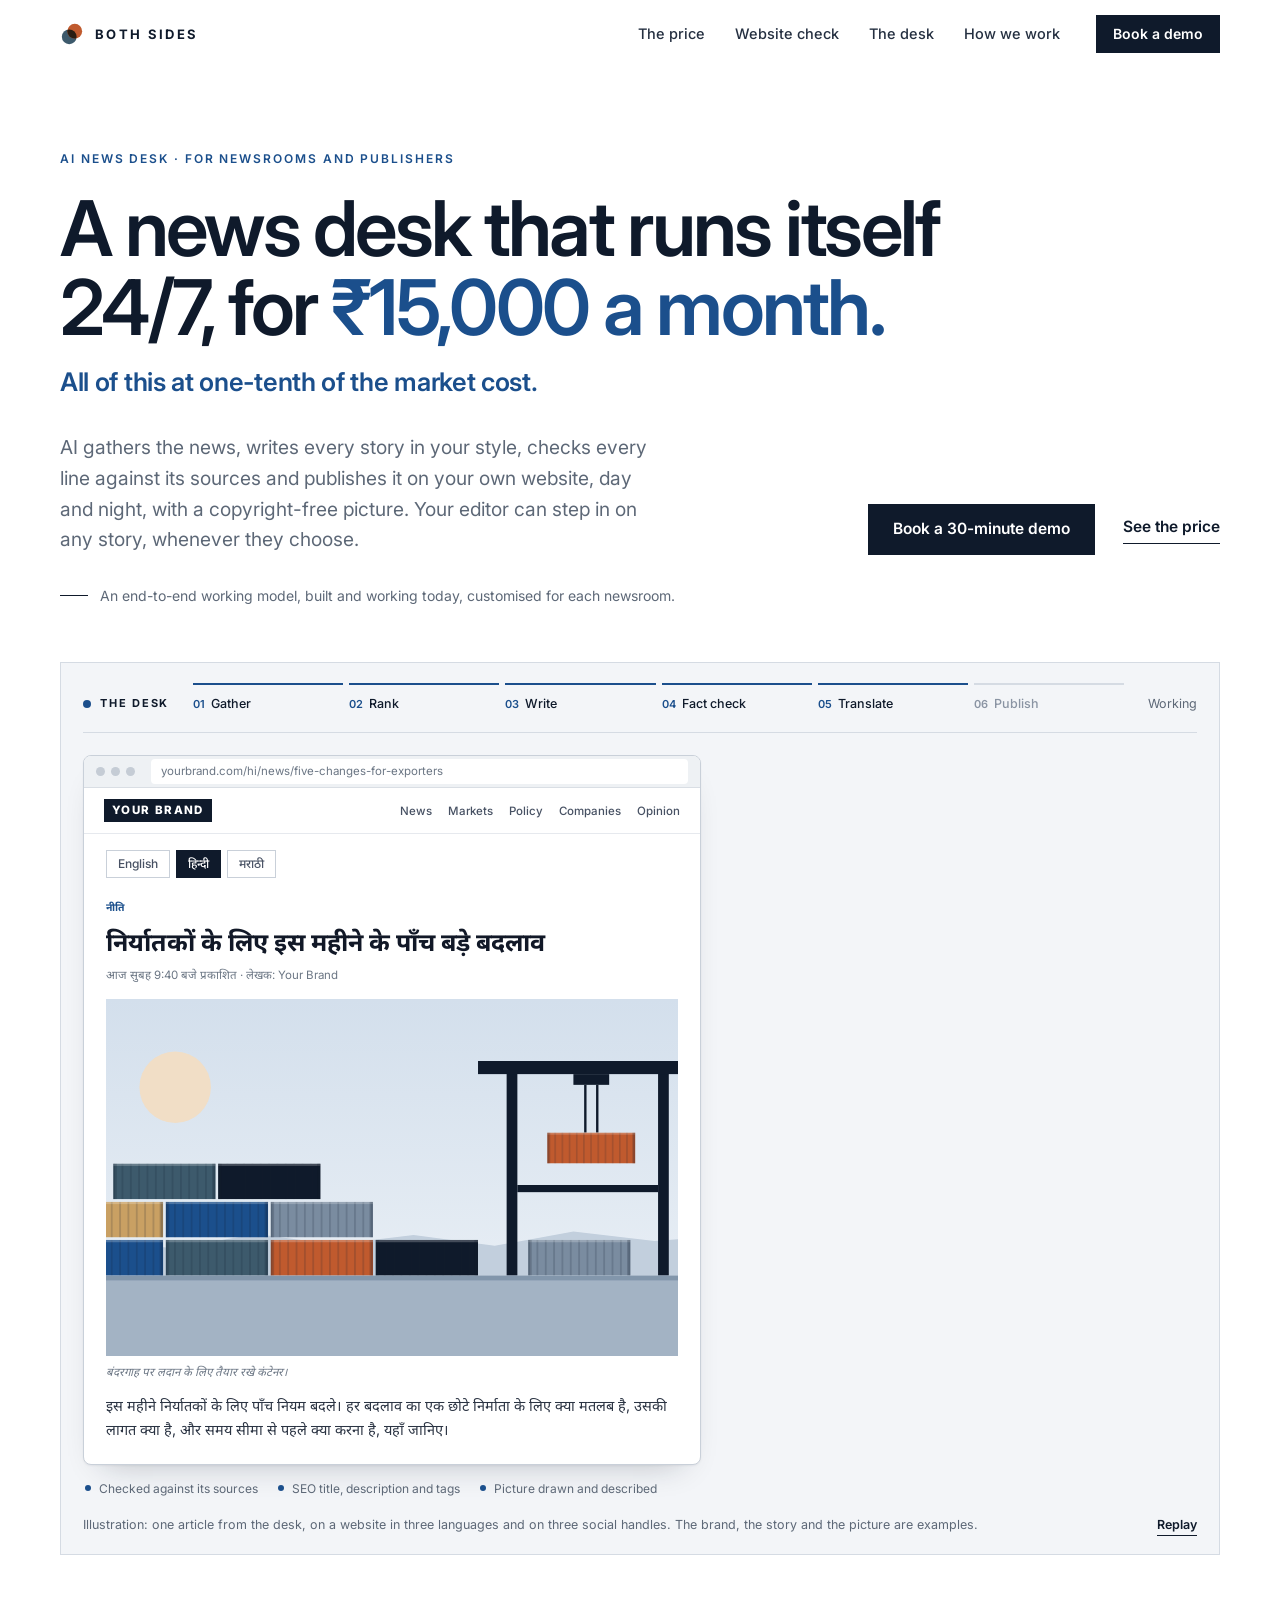
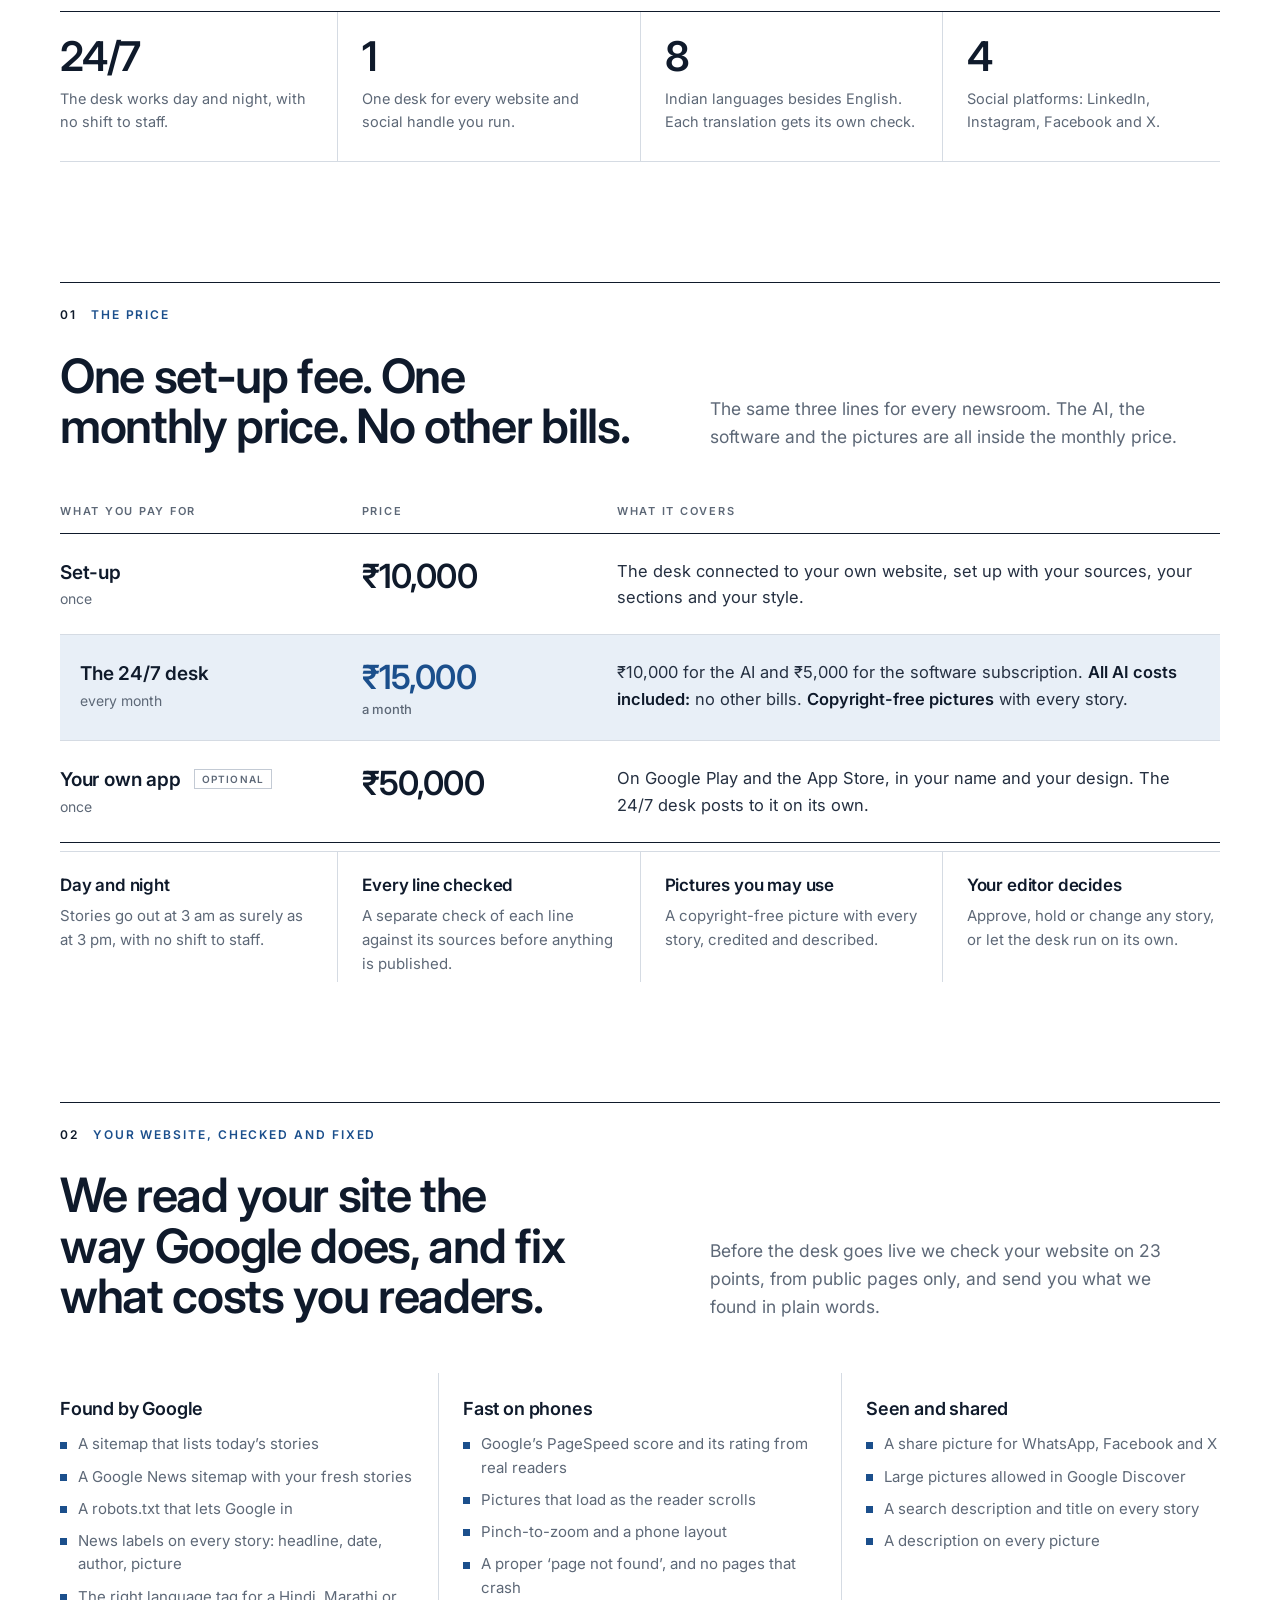
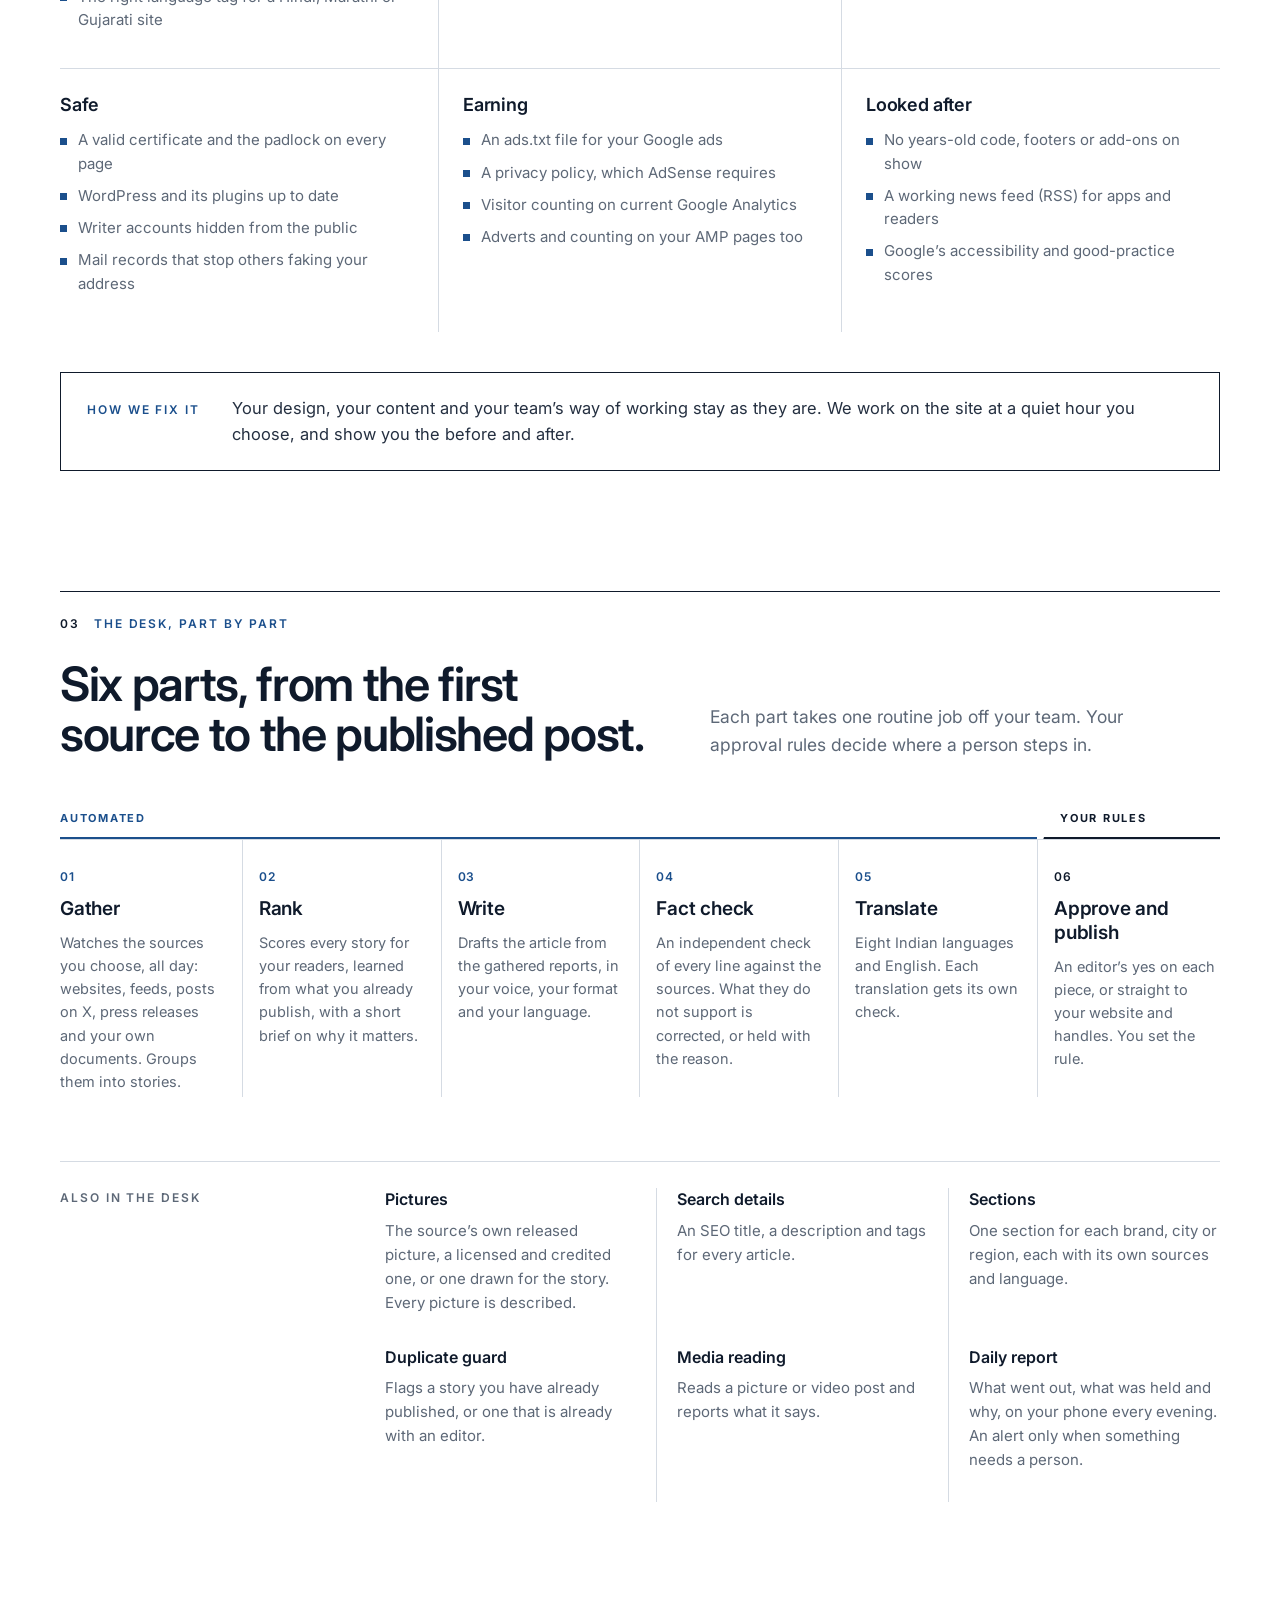
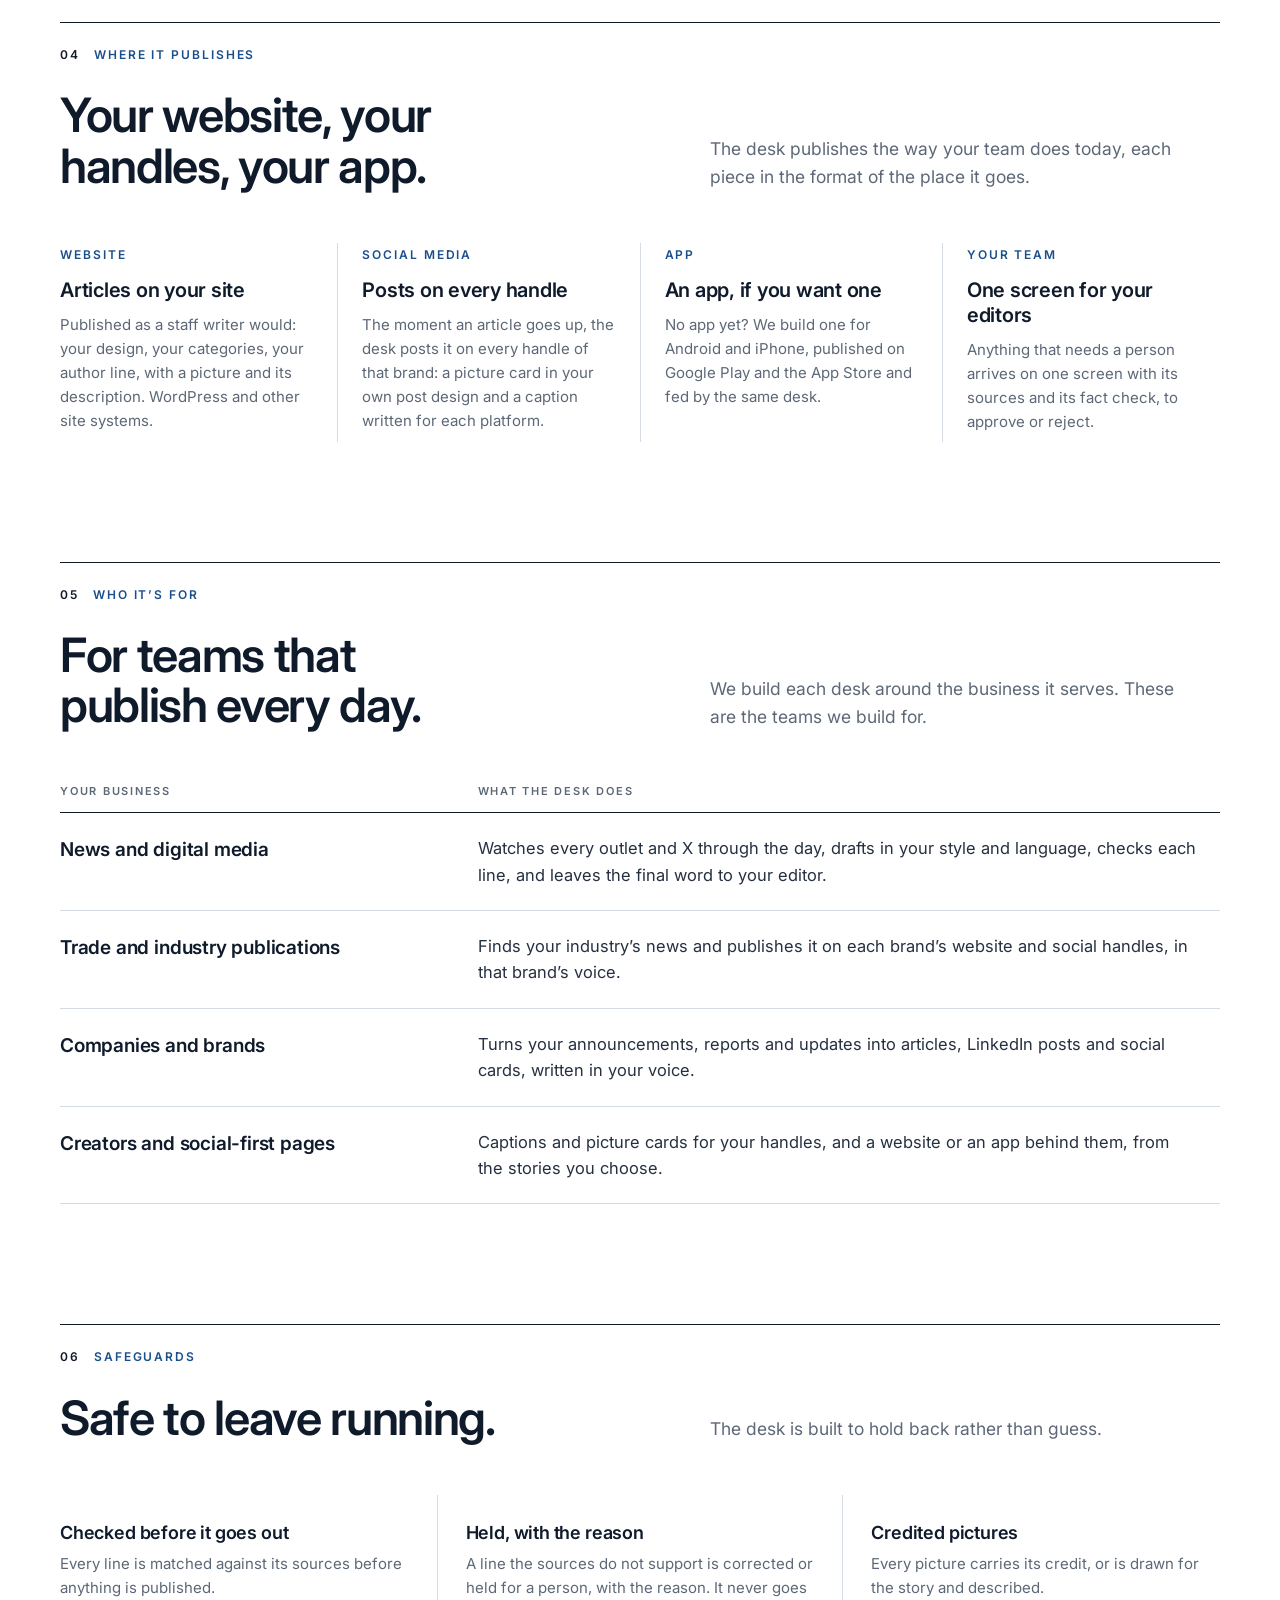
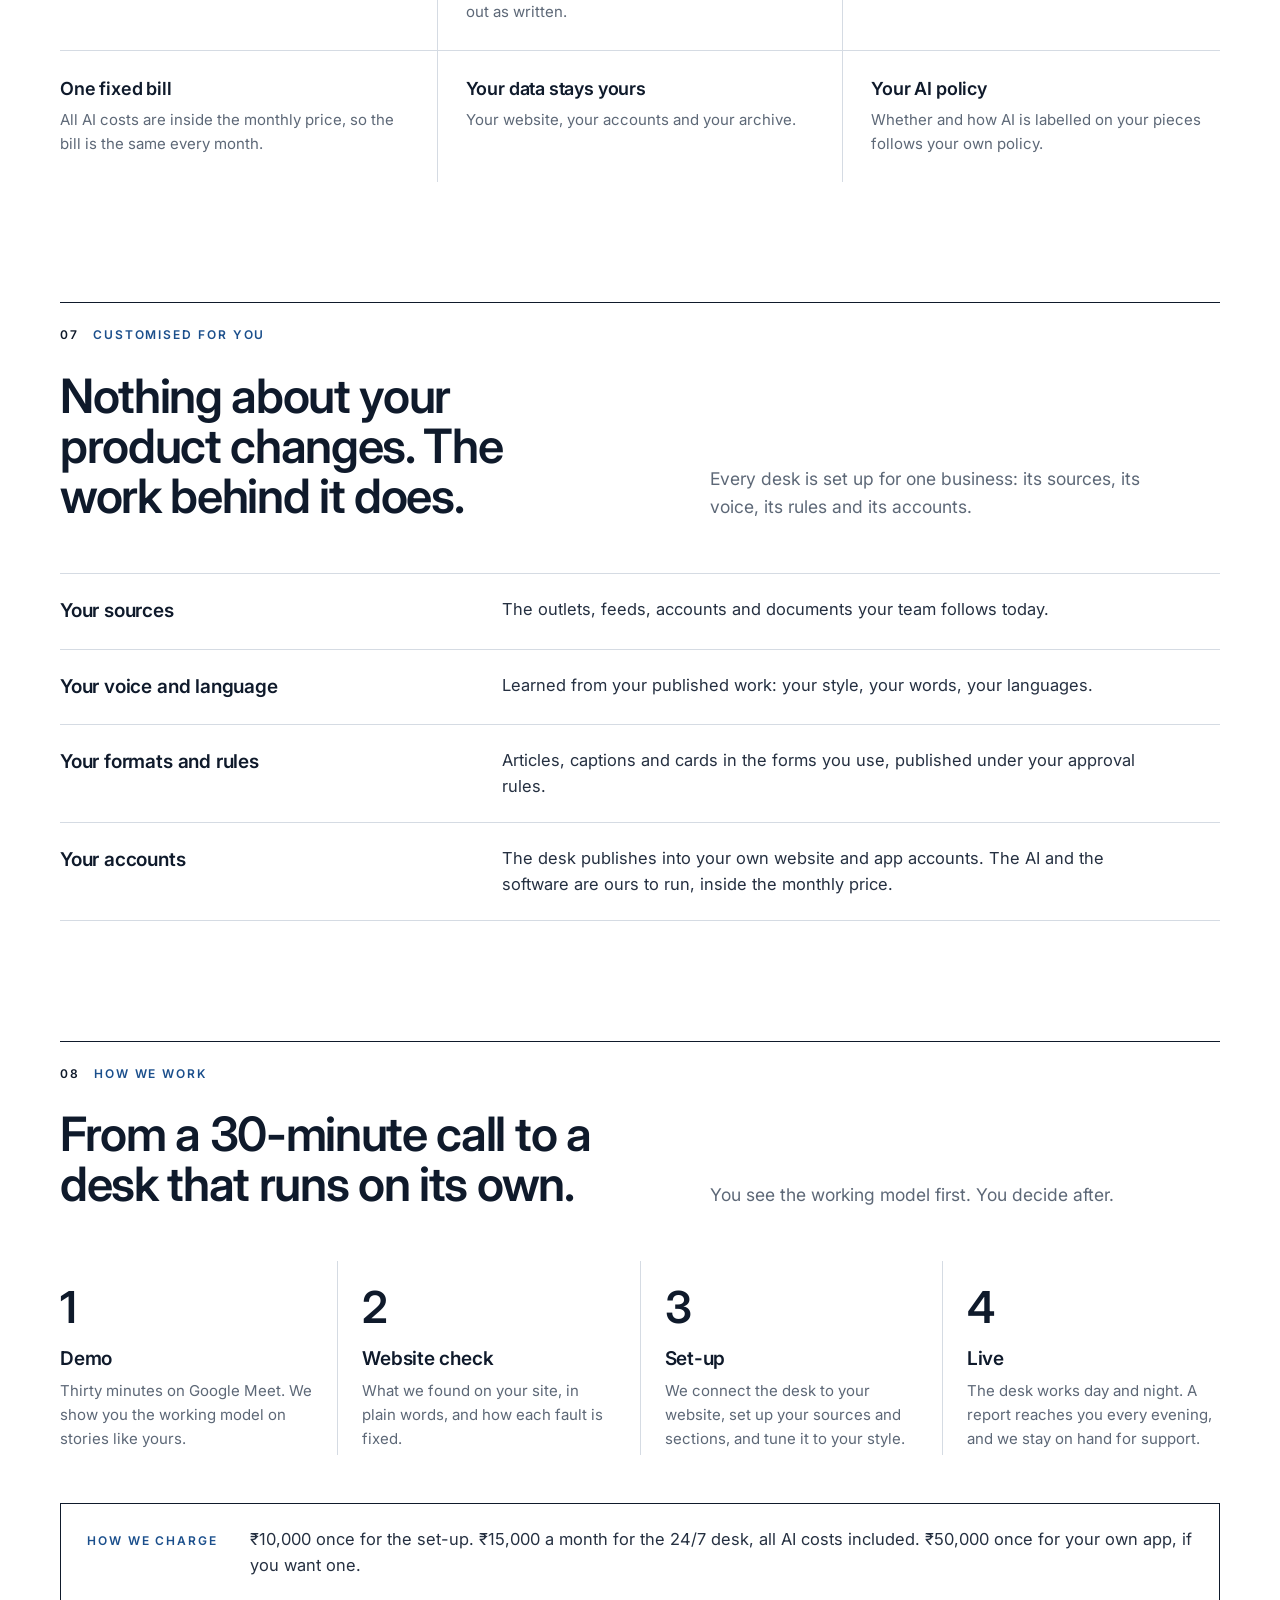
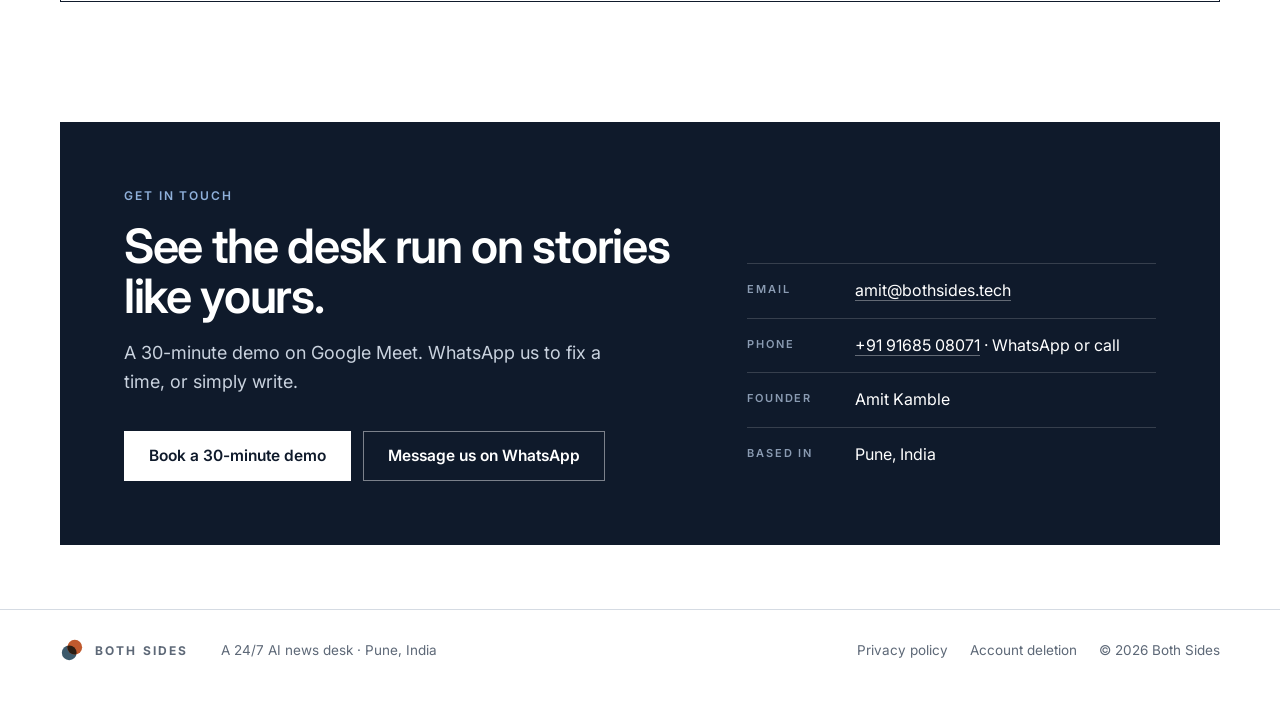
<file: index.html>
<!DOCTYPE html>
<html lang="en">
<head>
<meta charset="utf-8">
<meta name="viewport" content="width=device-width, initial-scale=1">
<title>Both Sides · A news desk that runs itself 24/7, for ₹15,000 a month</title>
<meta name="description" content="An AI news desk that gathers, writes, fact-checks and publishes on your own website, day and night. ₹10,000 set-up, ₹15,000 a month with all AI costs included, your own app for ₹50,000 if you want one. Your website checked and fixed.">
<link rel="canonical" href="https://bothsides.tech/">
<meta property="og:type" content="website">
<meta property="og:site_name" content="Both Sides">
<meta property="og:url" content="https://bothsides.tech/">
<meta property="og:title" content="Both Sides · A news desk that runs itself 24/7, for ₹15,000 a month">
<meta property="og:description" content="AI gathers the news, writes every story, checks every line and publishes it on your website, day and night. All of this at one-tenth of the market cost.">
<meta property="og:image" content="https://bothsides.tech/og-image.png">
<meta property="og:image:width" content="1200">
<meta property="og:image:height" content="630">
<meta property="og:image:alt" content="Both Sides: a news desk that runs itself 24/7, for ₹15,000 a month.">
<meta name="twitter:card" content="summary_large_image">
<meta name="theme-color" content="#0F1A2B">
<link rel="icon" type="image/svg+xml" href="data:image/svg+xml,%3Csvg xmlns='http://www.w3.org/2000/svg' viewBox='0 0 26 26'%3E%3CclipPath id='c'%3E%3Ccircle cx='10' cy='16' r='8'/%3E%3C/clipPath%3E%3Ccircle cx='10' cy='16' r='8' fill='%233D5A6C'/%3E%3Ccircle cx='16' cy='10' r='8' fill='%23C05A2E'/%3E%3Ccircle cx='16' cy='10' r='8' fill='%232B1D12' clip-path='url(%23c)'/%3E%3C/svg%3E">
<link rel="preconnect" href="https://fonts.googleapis.com">
<link rel="preconnect" href="https://fonts.gstatic.com" crossorigin>
<link rel="stylesheet" href="https://fonts.googleapis.com/css2?family=Inter:wght@400;500;600;700;800&family=Noto+Sans+Devanagari:wght@400;500;700&display=swap">
<script type="application/ld+json">
{"@context":"https://schema.org","@type":"Organization","name":"Both Sides","url":"https://bothsides.tech/","email":"amit@bothsides.tech","telephone":"+91-91685-08071","founder":{"@type":"Person","name":"Amit Kamble"},"address":{"@type":"PostalAddress","addressLocality":"Pune","addressRegion":"Maharashtra","addressCountry":"IN"},"description":"An AI news desk that gathers, writes, fact-checks and publishes on a newsroom's own website, 24/7, for ₹15,000 a month."}
</script>
<style>
:root{--ink:#0F1A2B;--text:#253041;--muted:#5D6877;--rule:#D5DBE3;--soft:#F3F5F8;--accent:#1B4F8C;--accent-soft:#E8EFF7;--gut:24px}
*{box-sizing:border-box}
html{-webkit-text-size-adjust:100%;text-size-adjust:100%}
@media (prefers-reduced-motion:no-preference){html{scroll-behavior:smooth}}
body{margin:0;background:#fff;color:var(--text);font:400 17px/1.6 Inter,"Noto Sans Devanagari","Nirmala UI",system-ui,-apple-system,"Segoe UI",Roboto,Arial,sans-serif;-webkit-font-smoothing:antialiased;-moz-osx-font-smoothing:grayscale}
h1,h2,h3{margin:0;font-weight:600;color:var(--ink)}
svg{display:block}
a{color:var(--accent)}
button{font:inherit}
:focus-visible{outline:2px solid var(--accent);outline-offset:3px}
.sprite{position:absolute;width:0;height:0;overflow:hidden}
.skip{position:absolute;left:-9999px;top:10px;z-index:50;background:var(--ink);color:#fff;padding:10px 14px}
.skip:focus{left:16px}
.wrap{max-width:1208px;margin:0 auto;padding:0 var(--gut)}
.lab{margin:0;font-size:12px;font-weight:600;letter-spacing:.16em;text-transform:uppercase;color:var(--accent)}
.lab .no{color:var(--ink);margin-right:14px}
section[id]{scroll-margin-top:76px}

/* header */
.top{position:sticky;top:0;z-index:30;background:rgba(255,255,255,.94);-webkit-backdrop-filter:saturate(1.5) blur(10px);backdrop-filter:saturate(1.5) blur(10px);border-bottom:1px solid transparent;transition:border-color .2s}
.top.scrolled{border-bottom-color:var(--rule)}
.bar{display:flex;align-items:center;gap:36px;height:68px}
.brand{display:inline-flex;align-items:center;gap:11px;color:var(--ink);text-decoration:none;font-weight:700;font-size:13px;letter-spacing:.18em;white-space:nowrap}
.brand svg{width:24px;height:24px;flex:none}
.bar nav{display:flex;gap:30px;margin-left:auto}
.bar nav a{color:var(--text);text-decoration:none;font-size:14.5px;font-weight:500}
.bar nav a:hover{color:var(--accent)}

/* buttons */
.btn{display:inline-flex;align-items:center;justify-content:center;background:var(--ink);color:#fff;border:1px solid var(--ink);text-decoration:none;font-weight:600;font-size:15.5px;line-height:1.2;padding:15px 24px;transition:background-color .15s,border-color .15s,color .15s}
.btn:hover{background:var(--accent);border-color:var(--accent)}
.btn.sm{font-size:14px;padding:10px 16px}
.tlink{color:var(--ink);font-weight:600;font-size:15.5px;text-decoration:none;border-bottom:1px solid var(--ink);padding-bottom:3px}
.tlink:hover{color:var(--accent);border-bottom-color:var(--accent)}
.ctas{display:flex;flex-wrap:wrap;align-items:center;gap:16px 28px}

/* hero */
.hero{padding-top:80px}
.hero h1{margin-top:22px;font-size:clamp(40px,6vw,78px);line-height:1.02;letter-spacing:-.035em;text-wrap:balance}
.hero h1 em{font-style:normal;color:var(--accent)}
.hero-row{display:flex;flex-wrap:wrap;align-items:flex-end;justify-content:space-between;gap:28px 48px;margin-top:34px}
.lede{margin:0;max-width:600px;font-size:clamp(17px,1.5vw,19.5px);line-height:1.6;color:var(--muted)}
.fine{display:flex;align-items:flex-start;gap:12px;margin:30px 0 0;font-size:14px;line-height:1.5;color:var(--muted)}
.fine::before{content:"";flex:none;width:28px;height:1px;margin-top:.75em;background:var(--ink)}

/* the illustration: the desk at work */
.stage{margin:56px 0 0;background:var(--soft);border:1px solid var(--rule);padding:20px 22px 18px}
.run{display:grid;grid-template-columns:auto minmax(0,1fr) auto;align-items:end;gap:10px 24px;padding-bottom:18px;margin-bottom:22px;border-bottom:1px solid var(--rule)}
.who{display:inline-flex;align-items:center;gap:9px;font-size:11px;font-weight:700;letter-spacing:.16em;text-transform:uppercase;color:var(--ink);padding-bottom:1px}
.who i{width:8px;height:8px;border-radius:50%;background:var(--accent)}
.working .who i{animation:pulse 1s ease-in-out infinite}
@keyframes pulse{50%{opacity:.2}}
.run ol{list-style:none;margin:0;padding:0;display:grid;grid-template-columns:repeat(6,minmax(0,1fr));gap:0 6px}
.run li{font-size:12.5px;font-weight:500;color:#8A94A3;padding-top:9px;border-top:2px solid var(--rule);transition:color .3s,border-color .3s;white-space:nowrap;overflow:hidden;text-overflow:ellipsis}
.run li span{font-size:11px;font-weight:600;margin-right:6px}
.run li.on{color:var(--ink);border-top-color:var(--accent)}
.run li.on span{color:var(--accent)}
.state{font-size:12.5px;color:var(--muted);white-space:nowrap}
.scene{display:grid;grid-template-columns:minmax(0,1.3fr) minmax(0,1fr);gap:20px;align-items:start}
.js .stage [data-out]{transition:opacity .55s ease,transform .55s ease}
.js .stage.pre [data-out]:not(.in){opacity:0;transform:translateY(12px)}
.stage figcaption{display:flex;justify-content:space-between;align-items:baseline;gap:16px;margin-top:18px;font-size:12.5px;line-height:1.5;color:var(--muted)}
.replay{display:none;flex:none;border:0;border-bottom:1px solid var(--ink);background:none;padding:0;color:var(--ink);font-size:12.5px;font-weight:600;cursor:pointer}
.js .replay{display:inline-block}

/* mock-ups: a website and three social posts */
.browser,.post{background:#fff;border:1px solid #C9D0D9;box-shadow:0 1px 2px rgba(15,26,43,.05),0 16px 32px -20px rgba(15,26,43,.3)}
.browser{border-radius:8px;overflow:hidden}
.chrome{display:flex;align-items:center;gap:6px;height:32px;padding:0 12px;background:#EEF1F4;border-bottom:1px solid #D9DEE4}
.chrome i{flex:none;width:9px;height:9px;border-radius:50%;background:#C5CCD5}
.url{flex:1;min-width:0;margin-left:10px;background:#fff;border-radius:4px;padding:3px 10px;font-size:11.5px;color:#6B7684;white-space:nowrap;overflow:hidden;text-overflow:ellipsis}
.site{display:flex;align-items:center;justify-content:space-between;gap:16px;padding:11px 20px;border-bottom:1px solid #E6E9EE}
.yb{display:inline-block;background:var(--ink);color:#fff;font-size:11.5px;font-weight:800;letter-spacing:.12em;line-height:1;padding:6px 8px;white-space:nowrap}
.site nav{display:flex;gap:16px;font-size:11.5px;font-weight:500;color:#475163;white-space:nowrap;overflow:hidden}
.article{padding:16px 22px 22px}
.langs{display:flex;flex-wrap:wrap;gap:6px;margin:0 0 14px}
.langs button{border:1px solid #C9D0D9;background:#fff;color:#475163;font-size:12px;font-weight:500;line-height:1.3;padding:5px 11px;cursor:pointer}
.langs button:hover{border-color:var(--ink)}
.langs button[aria-pressed="true"]{background:var(--ink);border-color:var(--ink);color:#fff}
.cat{font-size:10.5px;font-weight:700;letter-spacing:.14em;text-transform:uppercase;color:var(--accent)}
.hl{margin:6px 0;font-size:25px;line-height:1.2;letter-spacing:-.015em;font-weight:700;color:#111827}
.article:lang(hi) .hl,.article:lang(mr) .hl{letter-spacing:0;line-height:1.4}
.article:lang(hi) .cat,.article:lang(mr) .cat{letter-spacing:.02em}
.meta{margin:0 0 14px;font-size:11.5px;color:#6B7684}
.img{position:relative;overflow:hidden;background:#DCE6F1}
.img svg{position:absolute;inset:0;width:100%;height:100%}
.r2{aspect-ratio:1.6/1}
.r3{aspect-ratio:3.4/1}
.pcap{margin:7px 0 12px;font-size:11.5px;font-style:italic;color:#6B7684}
.first{margin:0;font-size:14.5px;line-height:1.65;color:#2B3443}
.marks{display:flex;flex-wrap:wrap;gap:8px 20px;margin:14px 2px 0;font-size:12px;color:var(--muted)}
.marks span{display:inline-flex;align-items:center;gap:8px}
.marks span::before{content:"";width:6px;height:6px;border-radius:50%;background:var(--accent)}
.posts{display:grid;grid-template-columns:minmax(0,1fr) minmax(0,1fr);gap:16px;align-items:start}
.post{position:relative;border-radius:10px;overflow:hidden}
.post.li{grid-column:1/-1}
.pf{position:absolute;top:12px;right:13px;font-size:9.5px;font-weight:700;letter-spacing:.14em;text-transform:uppercase;color:#8A94A3}
.ph{display:flex;align-items:center;gap:9px;padding:11px 72px 9px 13px}
.post.x .ph{padding-right:30px}
.av{flex:none;display:grid;place-items:center;width:32px;height:32px;background:var(--ink);color:#fff;font-size:11px;font-weight:700;letter-spacing:.04em}
.av.o{border-radius:50%}
.ph b{display:block;font-size:12.5px;line-height:1.25;color:#111827}
.ph small{display:block;font-size:11px;line-height:1.3;color:#6B7684}
.cap{margin:0;padding:0 13px 12px;font-size:12.5px;line-height:1.5;color:#1F2937}
.cap .lk,.cap .tg{color:var(--accent)}
.lcard{border-top:1px solid #E6E9EE}
.lcard .t{padding:9px 13px 11px;background:#F3F4F6}
.lcard .t b{display:block;font-size:12.5px;line-height:1.35;color:#111827}
.lcard .t small{font-size:11px;color:#6B7684}
.igcard{position:relative;aspect-ratio:1/1;overflow:hidden;background:var(--ink)}
.igcard .img{position:absolute;left:0;right:0;top:0;height:63%}
.igcard .yb{position:absolute;top:9px;left:9px;font-size:8.5px;padding:4px 6px;box-shadow:0 0 0 1px rgba(255,255,255,.6)}
.band{position:absolute;left:0;right:0;bottom:0;height:37%;display:flex;flex-direction:column;justify-content:space-between;padding:11px 13px 12px;background:var(--ink);color:#fff}
.band b{font-size:14.5px;line-height:1.15;font-weight:800;text-transform:uppercase}
.band em{align-self:flex-start;font-style:normal;font-size:9px;font-weight:700;letter-spacing:.14em;text-transform:uppercase;background:#fff;color:var(--ink);padding:4px 7px}
.post.ig .cap{padding-top:10px}
.post.x .cap{font-size:13.5px}

/* rule grids: columns split by hairlines, text flush with the page edge */
.rgw{overflow:hidden}
.rg{--c:4;--pl:24px;--pr:24px;--pt:26px;--pb:26px;display:grid;grid-template-columns:repeat(var(--c),minmax(0,1fr));margin:-1px calc(-1 * var(--pr)) 0 calc(-1 * (var(--pl) + 1px));padding:0;list-style:none}
.rg > *{margin:0;border-left:1px solid var(--rule);border-top:1px solid var(--rule);padding:var(--pt) var(--pr) var(--pb) var(--pl)}

/* facts */
.facts{margin-top:56px;border-top:1px solid var(--ink);border-bottom:1px solid var(--rule)}
.facts .rg{--pt:24px;--pb:28px}
.facts b{display:block;margin-bottom:12px;font-size:clamp(32px,3.2vw,44px);line-height:1;font-weight:600;letter-spacing:-.03em;color:var(--ink)}
.facts span{display:block;font-size:14.5px;line-height:1.55;color:var(--muted)}

/* sections */
.sec{padding-top:120px}
.head{display:grid;grid-template-columns:minmax(0,1.15fr) minmax(0,1fr);gap:20px 64px;align-items:end;margin-bottom:52px;padding-top:22px;border-top:1px solid var(--ink)}
.head .lab{grid-column:1/-1;margin-bottom:6px}
.head h2{font-size:clamp(30px,3.7vw,48px);line-height:1.06;letter-spacing:-.028em;text-wrap:balance}
.head p:not(.lab){margin:0;max-width:480px;font-size:17.5px;line-height:1.6;color:var(--muted)}

/* 01 the desk */
.lane{--c:6;--pl:16px;--pr:16px;--pt:0;--pb:9px;font-size:11px;font-weight:700;letter-spacing:.16em;text-transform:uppercase}
.lane.rg > *{border-top:0;border-left-color:transparent}
.lane span{grid-column:span 5;color:var(--accent);border-bottom:3px solid var(--accent)!important}
.lane em{font-style:normal;color:var(--ink);border-bottom:3px solid var(--ink)!important;margin-left:6px}
.steps{--c:6;--pl:16px;--pr:16px;--pt:22px;--pb:4px}
.steps .n{font-size:12px;font-weight:600;letter-spacing:.06em;color:var(--accent)}
.steps li:last-child .n{color:var(--ink)}
.steps h3{margin:8px 0 10px;font-size:19px;line-height:1.25;letter-spacing:-.012em}
.steps p{margin:0;font-size:14.5px;line-height:1.6;color:var(--muted)}
.steps .tag{display:none;margin-left:10px;font-style:normal;font-size:10.5px;font-weight:700;letter-spacing:.14em;text-transform:uppercase;color:var(--muted)}
.also{display:grid;grid-template-columns:minmax(0,1fr) minmax(0,3.2fr);gap:20px 64px;margin-top:64px;padding-top:26px;border-top:1px solid var(--rule)}
.also h3{font-size:12px;font-weight:600;letter-spacing:.16em;text-transform:uppercase;color:var(--muted)}
.also .rg{--c:3;--pl:20px;--pr:20px;--pt:0;--pb:30px}
.also .rg > *{border-top:0}
.also dt{margin:0 0 6px;font-size:16px;font-weight:600;color:var(--ink)}
.also dd{margin:0;font-size:15px;line-height:1.6;color:var(--muted)}

/* 02 where it publishes */
.outs{--pt:2px;--pb:8px}
.outs .lab{margin-bottom:14px}
.outs h3{margin:0 0 10px;font-size:20px;line-height:1.25;letter-spacing:-.012em}
.outs p:not(.lab){margin:0;font-size:15px;line-height:1.6;color:var(--muted)}

/* 03 who it's for */
.whot{width:100%;border-collapse:collapse}
.whot th{text-align:left;padding:0 24px 12px 0;border-bottom:1px solid var(--ink);font-size:11px;font-weight:600;letter-spacing:.16em;text-transform:uppercase;color:var(--muted)}
.whot td{vertical-align:top;padding:22px 24px 22px 0;border-bottom:1px solid var(--rule);font-size:16.5px;line-height:1.6;color:var(--text)}
.whot td:first-child{width:36%;font-size:19px;font-weight:600;letter-spacing:-.01em;color:var(--ink)}

/* 04 customised */
.kv{margin:0;border-top:1px solid var(--rule)}
.kv > div{display:grid;grid-template-columns:minmax(0,1fr) minmax(0,1.9fr);gap:8px 64px;padding:22px 0;border-bottom:1px solid var(--rule)}
.kv dt{font-size:19px;font-weight:600;letter-spacing:-.01em;color:var(--ink)}
.kv dd{margin:0;max-width:660px;font-size:16.5px;line-height:1.6}

/* 05 safeguards */
.guards{--c:3;--pl:28px;--pr:28px}
.guards h3{margin:0 0 8px;font-size:18px;line-height:1.3;letter-spacing:-.01em}
.guards p{margin:0;font-size:15px;line-height:1.6;color:var(--muted)}

/* 06 how we work */
.how{--pt:24px;--pb:4px}
.how .n{display:block;font-size:44px;line-height:1;font-weight:600;letter-spacing:-.03em;color:var(--ink)}
.how h3{margin:18px 0 8px;font-size:19px;line-height:1.25;letter-spacing:-.012em}
.how p{margin:0;font-size:15px;line-height:1.6;color:var(--muted)}
.charge{display:grid;grid-template-columns:auto minmax(0,1fr);align-items:baseline;gap:8px 32px;margin-top:48px;padding:22px 26px;border:1px solid var(--ink)}
.charge p{margin:0}
.charge p+p{font-size:16.5px;line-height:1.6;color:var(--text)}

/* the offer: price table */
.tenth{margin:18px 0 0;font-size:clamp(20px,2vw,26px);line-height:1.3;font-weight:600;letter-spacing:-.012em;color:var(--accent)}
.price{width:100%;border-collapse:collapse}
.price th{text-align:left;padding:0 24px 12px 0;border-bottom:1px solid var(--ink);font-size:11px;font-weight:600;letter-spacing:.16em;text-transform:uppercase;color:var(--muted)}
.price td{vertical-align:top;padding:24px 24px 24px 0;border-bottom:1px solid var(--rule);font-size:16.5px;line-height:1.6;color:var(--text)}
.price td:first-child{width:26%;font-size:19px;font-weight:600;letter-spacing:-.01em;color:var(--ink)}
.price td:first-child small{display:block;font-size:14px;font-weight:400;letter-spacing:0;color:var(--muted)}
.price td.amt{width:22%;white-space:nowrap;font-size:clamp(26px,2.6vw,34px);line-height:1.1;font-weight:600;letter-spacing:-.025em;color:var(--ink)}
.price td.amt small{display:block;margin-top:6px;font-size:13px;font-weight:500;letter-spacing:0;color:var(--muted)}
.price tr.main td{background:var(--accent-soft)}
.price tr.main td:first-child{padding-left:20px}
.price tr.main td.amt{color:var(--accent)}
.price tr:last-child td{border-bottom:1px solid var(--ink)}
.price b{color:var(--ink);font-weight:600}
.opt{display:inline-block;margin-left:8px;padding:1px 7px;border:1px solid #C3CAD4;font-size:10px;font-weight:600;letter-spacing:.12em;text-transform:uppercase;color:var(--muted);vertical-align:3px}
.incl{--c:4;--pt:22px;--pb:6px;margin-top:8px}
.incl h3{margin:0 0 8px;font-size:17px;line-height:1.3;letter-spacing:-.01em}
.incl p{margin:0;font-size:15px;line-height:1.6;color:var(--muted)}

/* the website check */
.checks{--c:3;--pt:24px;--pb:28px}
.checks h3{margin:0 0 12px;font-size:18px;line-height:1.3;letter-spacing:-.01em}
.checks ul{margin:0;padding:0;list-style:none}
.checks li{position:relative;padding-left:18px;margin:0 0 9px;font-size:15px;line-height:1.55;color:var(--muted)}
.checks li::before{content:"";position:absolute;left:0;top:.62em;width:7px;height:7px;background:var(--accent)}
.fixline{display:grid;grid-template-columns:auto minmax(0,1fr);align-items:baseline;gap:8px 32px;margin-top:40px;padding:22px 26px;border:1px solid var(--ink)}
.fixline p{margin:0}
.fixline p+p{font-size:16.5px;line-height:1.6;color:var(--text)}

/* contact */
.cta{display:grid;grid-template-columns:minmax(0,1.35fr) minmax(0,1fr);gap:40px 72px;padding:64px;background:var(--ink);color:#C9D2DE}
.cta .lab{color:#8FB0DA}
.cta h2{margin:16px 0 18px;font-size:clamp(30px,3.7vw,48px);line-height:1.06;letter-spacing:-.028em;color:#fff}
.cta > div > p:not(.lab){margin:0;max-width:520px;font-size:18px;line-height:1.6;color:#C9D2DE}
.cta .ctas{margin-top:34px;gap:12px}
.cta .btn{background:#fff;border-color:#fff;color:var(--ink)}
.cta .btn:hover{background:var(--accent-soft);border-color:var(--accent-soft)}
.cta .btn.line{background:transparent;border-color:rgba(255,255,255,.45);color:#fff}
.cta .btn.line:hover{background:rgba(255,255,255,.08);border-color:#fff}
.reach{align-self:end;margin:0}
.reach > div{display:grid;grid-template-columns:92px minmax(0,1fr);gap:16px;padding:14px 0;border-top:1px solid rgba(255,255,255,.16)}
.reach dt{padding-top:3px;font-size:11px;font-weight:600;letter-spacing:.16em;text-transform:uppercase;color:#8A9BB2}
.reach dd{margin:0;font-size:16px;color:#fff}
.reach a{color:#fff;text-decoration:none;border-bottom:1px solid rgba(255,255,255,.35)}
.reach a:hover{border-bottom-color:#fff}

/* footer */
.foot{margin-top:64px;padding:28px 0 44px;border-top:1px solid var(--rule);font-size:13.5px;color:var(--muted)}
.foot .wrap{display:flex;flex-wrap:wrap;align-items:center;gap:14px 32px}
.foot .brand{font-size:12px}
.foot nav{display:flex;flex-wrap:wrap;gap:8px 22px;margin-left:auto}
.foot a{color:var(--muted);text-decoration:none}
.foot a:hover{color:var(--ink)}

@media (max-width:1080px){
  .lane{display:none}
  .steps{--c:3}
  .steps .tag{display:inline}
  .steps li:nth-child(n+4){--pt:26px}
  .also .rg{--c:2}
  .incl{--c:2;--pb:26px}
  .checks{--c:2}
  .outs{--c:2;--pb:30px}
  .outs > *:nth-child(n+3){--pt:28px}
}
@media (max-width:900px){
  .bar nav{display:none}
  .bar .btn{margin-left:auto}
  .scene{grid-template-columns:minmax(0,1fr)}
  .posts{grid-template-columns:repeat(3,minmax(0,1fr))}
  .post.li{grid-column:auto}
  .r3{aspect-ratio:1.9/1}
  .head{grid-template-columns:minmax(0,1fr)}
  .also{grid-template-columns:minmax(0,1fr)}
  .facts .rg{--c:2}
  .guards{--c:2}
  .how{--c:2;--pb:28px}
  .cta{grid-template-columns:minmax(0,1fr);padding:48px 40px}
}
@media (max-width:640px){
  :root{--gut:16px}
  body{font-size:16px}
  .bar{height:60px;gap:16px}
  .bar .btn.sm{font-size:13px;padding:9px 12px}
  .hero{padding-top:44px}
  .hero h1{font-size:clamp(34px,10.4vw,46px);line-height:1.04}
  .hero-row{margin-top:24px}
  .ctas{gap:14px 22px}
  .stage{margin-top:36px;padding:14px 14px 12px}
  .run{grid-template-columns:minmax(0,1fr) auto;gap:12px 12px}
  .run ol{grid-column:1/-1;grid-row:2;grid-template-columns:repeat(3,minmax(0,1fr));gap:10px 6px}
  .site nav{display:none}
  .article{padding:14px 16px 18px}
  .hl{font-size:20px}
  .posts{display:flex;overflow-x:auto;scroll-snap-type:x mandatory;gap:12px;margin:0 -14px;padding:2px 14px 10px;scrollbar-width:none}
  .posts::-webkit-scrollbar{display:none}
  .post{flex:0 0 84%;scroll-snap-align:center}
  .stage figcaption{flex-direction:column;gap:8px}
  .facts .rg,.steps,.also .rg,.outs,.guards,.how,.incl,.checks{--c:1}
  .incl > *,.checks > *{--pt:20px;--pb:20px}
  .price thead{display:none}
  .price tr{display:block;padding:18px 0;border-bottom:1px solid var(--rule)}
  .price tr:first-child{border-top:1px solid var(--ink)}
  .price tr.main{background:var(--accent-soft);padding:18px 14px;margin:0 -14px}
  .price tr.main td,.price tr.main td:first-child{padding-left:0;background:none}
  .price td{display:block;width:auto!important;padding:0;border:0!important}
  .price td.amt{margin:6px 0 8px;font-size:30px}
  .price td.amt small{display:inline;margin:0 0 0 8px}
  .fixline{grid-template-columns:minmax(0,1fr);padding:20px}
  .facts .rg > *{--pt:20px;--pb:22px}
  .steps li,.steps li:nth-child(n+4){--pt:20px;--pb:20px}
  .also .rg > *{--pb:24px}
  .outs > *,.outs > *:nth-child(n+3){--pt:22px;--pb:22px}
  .guards > *{--pt:22px;--pb:22px}
  .how > *{--pt:22px;--pb:22px}
  .how .n{font-size:34px}
  .sec{padding-top:84px}
  .head{margin-bottom:36px}
  .head p:not(.lab){font-size:16.5px}
  .whot thead{display:none}
  .whot tr{display:block;padding:18px 0;border-bottom:1px solid var(--rule)}
  .whot tr:first-child{border-top:1px solid var(--ink)}
  .whot td{display:block;width:auto!important;padding:0;border:0}
  .whot td:first-child{margin-bottom:6px;font-size:18px}
  .kv > div{grid-template-columns:minmax(0,1fr);gap:4px}
  .charge{grid-template-columns:minmax(0,1fr);padding:20px}
  .cta{margin:0 calc(-1 * var(--gut));padding:44px var(--gut) 40px}
  .cta .btn{width:100%}
  .reach > div{grid-template-columns:minmax(0,1fr);gap:2px}
  .foot nav{margin-left:0}
}
</style>
</head>
<body>
<a class="skip" href="#main">Skip to content</a>

<svg class="sprite" aria-hidden="true" focusable="false">
  <defs>
    <clipPath id="mark-clip"><circle cx="10" cy="16" r="8"/></clipPath>
    <linearGradient id="pic-sky" x1="0" y1="0" x2="0" y2="1"><stop offset="0" stop-color="#D3DFEC"/><stop offset="1" stop-color="#EDF2F7"/></linearGradient>
    <pattern id="pic-rib" width="7" height="10" patternUnits="userSpaceOnUse"><rect width="1.6" height="10" fill="#0F1A2B" opacity=".16"/></pattern>
  </defs>
  <symbol id="mark" viewBox="0 0 26 26"><circle cx="10" cy="16" r="8" fill="#3D5A6C"/><circle cx="16" cy="10" r="8" fill="#C05A2E"/><circle cx="16" cy="10" r="8" fill="#2B1D12" clip-path="url(#mark-clip)"/></symbol>
  <symbol id="box" viewBox="0 0 86 30" preserveAspectRatio="none"><rect width="86" height="30" fill="currentColor"/><rect width="86" height="30" fill="url(#pic-rib)"/><rect width="86" height="2" fill="#fff" opacity=".22"/><rect width="3" height="30" fill="#0F1A2B" opacity=".2"/><rect x="83" width="3" height="30" fill="#0F1A2B" opacity=".2"/></symbol>
  <symbol id="pic" viewBox="0 0 600 300" preserveAspectRatio="xMidYMid slice">
    <rect width="600" height="300" fill="url(#pic-sky)"/>
    <circle cx="118" cy="74" r="30" fill="#F1DEC6"/>
    <path d="M0 214 60 204 118 209 186 197 252 206 318 198 386 207 452 195 520 203 600 197V232H0Z" fill="#C2CFDD"/>
    <g fill="#0F1A2B">
      <rect x="396" y="60" width="9" height="172"/>
      <rect x="523" y="60" width="9" height="172"/>
      <rect x="372" y="52" width="214" height="11"/>
      <rect x="405" y="156" width="118" height="6"/>
      <rect x="452" y="63" width="30" height="9"/>
      <rect x="461" y="72" width="2" height="40"/>
      <rect x="471" y="72" width="2" height="40"/>
    </g>
    <use href="#box" x="430" y="112" width="74" height="26" color="#C05A2E"/>
    <rect y="232" width="600" height="68" fill="#A3B3C4"/>
    <rect y="232" width="600" height="4" fill="#8296AB"/>
    <use href="#box" x="22" y="202" width="86" height="30" color="#1B4F8C"/>
    <use href="#box" x="110" y="202" width="86" height="30" color="#3D5A6C"/>
    <use href="#box" x="198" y="202" width="86" height="30" color="#C05A2E"/>
    <use href="#box" x="286" y="202" width="86" height="30" color="#0F1A2B"/>
    <use href="#box" x="22" y="170" width="86" height="30" color="#C9A063"/>
    <use href="#box" x="110" y="170" width="86" height="30" color="#1B4F8C"/>
    <use href="#box" x="198" y="170" width="86" height="30" color="#7A8CA0"/>
    <use href="#box" x="66" y="138" width="86" height="30" color="#3D5A6C"/>
    <use href="#box" x="154" y="138" width="86" height="30" color="#0F1A2B"/>
    <use href="#box" x="414" y="202" width="86" height="30" color="#7A8CA0"/>
    <use href="#box" x="540" y="202" width="86" height="30" color="#1B4F8C"/>
    <use href="#box" x="540" y="170" width="86" height="30" color="#C9A063"/>
  </symbol>
</svg>

<header class="top">
  <div class="wrap bar">
    <a class="brand" href="#main" aria-label="Both Sides, top of the page"><svg viewBox="0 0 26 26" aria-hidden="true"><use href="#mark" width="26" height="26"/></svg><span>BOTH SIDES</span></a>
    <nav aria-label="Sections">
      <a href="#offer">The price</a>
      <a href="#check">Website check</a>
      <a href="#desk">The desk</a>
      <a href="#how">How we work</a>
    </nav>
    <a class="btn sm" href="#contact">Book a demo</a>
  </div>
</header>

<main id="main">
<section class="hero">
  <div class="wrap">
    <p class="lab">AI news desk · for newsrooms and publishers</p>
    <h1>A news desk that runs itself 24/7, for <em>₹15,000 a month.</em></h1>
    <p class="tenth">All of this at one-tenth of the market cost.</p>
    <div class="hero-row">
      <p class="lede">AI gathers the news, writes every story in your style, checks every line against its sources and publishes it on your own website, day and night, with a copyright-free picture. Your editor can step in on any story, whenever they choose.</p>
      <div class="ctas">
        <a class="btn" href="#contact">Book a 30-minute demo</a>
        <a class="tlink" href="#offer">See the price</a>
      </div>
    </div>
    <p class="fine">An end-to-end working model, built and working today, customised for each newsroom.</p>

    <figure class="stage" id="stage">
      <div class="run" aria-hidden="true">
        <span class="who"><i></i>The desk</span>
        <ol>
          <li class="on"><span>01</span>Gather</li>
          <li class="on"><span>02</span>Rank</li>
          <li class="on"><span>03</span>Write</li>
          <li class="on"><span>04</span>Fact check</li>
          <li class="on"><span>05</span>Translate</li>
          <li class="on"><span>06</span>Publish</li>
        </ol>
        <span class="state">Published: 1 website, 3 handles</span>
      </div>

      <div class="scene">
        <div>
          <div class="browser" data-out>
            <div class="chrome"><i></i><i></i><i></i><span class="url" id="url">yourbrand.com/news/five-changes-for-exporters</span></div>
            <div class="site"><span class="yb">YOUR BRAND</span><nav aria-hidden="true"><span>News</span><span>Markets</span><span>Policy</span><span>Companies</span><span>Opinion</span></nav></div>
            <div class="article" id="article" lang="en">
              <div class="langs" role="group" aria-label="Language of the article">
                <button type="button" data-lang="en" aria-pressed="true">English</button>
                <button type="button" data-lang="hi" aria-pressed="false" lang="hi">हिन्दी</button>
                <button type="button" data-lang="mr" aria-pressed="false" lang="mr">मराठी</button>
              </div>
              <span class="cat" data-k="cat">Policy</span>
              <p class="hl" data-k="h">Five changes for exporters this month</p>
              <p class="meta" data-k="m">Published today, 9:40 am · Author: Your Brand</p>
              <div class="img r2"><svg aria-hidden="true"><use href="#pic" width="100%" height="100%"/></svg></div>
              <p class="pcap" data-k="c">Containers stacked at a port, ready for loading.</p>
              <p class="first" data-k="p">Five rules changed for exporters this month. Here is what each one means for a small manufacturer, what it costs, and what to do before the deadline.</p>
            </div>
          </div>
          <div class="marks" data-out><span>Checked against its sources</span><span>SEO title, description and tags</span><span>Picture drawn and described</span></div>
        </div>

        <div class="posts">
          <article class="post li" data-out aria-label="LinkedIn post">
            <span class="pf">LinkedIn</span>
            <div class="ph"><span class="av">YB</span><div><b>Your Brand</b><small>Company page · Now</small></div></div>
            <p class="cap">Five rules changed for exporters this month. Here is what each one means for a small manufacturer, and what to do before the deadline.<br><br>Read more: <span class="lk">yourbrand.com/news/five-changes…</span><br><span class="tg">#Exports #Trade #SmallBusiness</span></p>
            <div class="lcard">
              <div class="img r3"><svg aria-hidden="true"><use href="#pic" width="100%" height="100%"/></svg></div>
              <div class="t"><b>Five changes for exporters this month</b><small>yourbrand.com</small></div>
            </div>
          </article>

          <article class="post ig" data-out aria-label="Instagram post">
            <span class="pf">Instagram</span>
            <div class="ph"><span class="av o">YB</span><div><b>yourbrand</b><small>Now</small></div></div>
            <div class="igcard">
              <div class="img"><svg aria-hidden="true"><use href="#pic" width="100%" height="100%"/></svg></div>
              <span class="yb">YOUR BRAND</span>
              <div class="band"><b>5 changes for exporters this month</b><em>Read more</em></div>
            </div>
            <p class="cap"><b>yourbrand</b> Five rule changes, in one minute. Link in bio. <span class="tg">#Exports</span></p>
          </article>

          <article class="post x" data-out aria-label="Post on X">
            <span class="pf">X</span>
            <div class="ph"><span class="av o">YB</span><div><b>Your Brand</b><small>@yourbrand · now</small></div></div>
            <p class="cap">Five rules changed for exporters this month: what each one means, and what to do before the deadline.<br><span class="lk">yourbrand.com/news/five-changes…</span> <span class="tg">#Exports</span></p>
          </article>
        </div>
      </div>

      <figcaption><span>Illustration: one article from the desk, on a website in three languages and on three social handles. The brand, the story and the picture are examples.</span><button class="replay" type="button">Replay</button></figcaption>
    </figure>

    <div class="facts rgw">
      <div class="rg">
        <div><b>24/7</b><span>The desk works day and night, with no shift to staff.</span></div>
        <div><b>1</b><span>One desk for every website and social handle you run.</span></div>
        <div><b>8</b><span>Indian languages besides English. Each translation gets its own check.</span></div>
        <div><b>4</b><span>Social platforms: LinkedIn, Instagram, Facebook and X.</span></div>
      </div>
    </div>
  </div>
</section>

<section class="sec" id="offer">
  <div class="wrap">
    <div class="head">
      <p class="lab"><span class="no">01</span>The price</p>
      <h2>One set-up fee. One monthly price. No other bills.</h2>
      <p>The same three lines for every newsroom. The AI, the software and the pictures are all inside the monthly price.</p>
    </div>
    <table class="price">
      <thead><tr><th scope="col">What you pay for</th><th scope="col">Price</th><th scope="col">What it covers</th></tr></thead>
      <tbody>
        <tr><td>Set-up<small>once</small></td><td class="amt">₹10,000</td>
            <td>The desk connected to your own website, set up with your sources, your sections and your style.</td></tr>
        <tr class="main"><td>The 24/7 desk<small>every month</small></td><td class="amt">₹15,000<small>a month</small></td>
            <td>₹10,000 for the AI and ₹5,000 for the software subscription. <b>All AI costs included:</b> no other bills. <b>Copyright-free pictures</b> with every story.</td></tr>
        <tr><td>Your own app <span class="opt">optional</span><small>once</small></td><td class="amt">₹50,000</td>
            <td>On Google Play and the App Store, in your name and your design. The 24/7 desk posts to it on its own.</td></tr>
      </tbody>
    </table>
    <div class="rgw">
      <div class="incl rg">
        <div><h3>Day and night</h3><p>Stories go out at 3 am as surely as at 3 pm, with no shift to staff.</p></div>
        <div><h3>Every line checked</h3><p>A separate check of each line against its sources before anything is published.</p></div>
        <div><h3>Pictures you may use</h3><p>A copyright-free picture with every story, credited and described.</p></div>
        <div><h3>Your editor decides</h3><p>Approve, hold or change any story, or let the desk run on its own.</p></div>
      </div>
    </div>
  </div>
</section>

<section class="sec" id="check">
  <div class="wrap">
    <div class="head">
      <p class="lab"><span class="no">02</span>Your website, checked and fixed</p>
      <h2>We read your site the way Google does, and fix what costs you readers.</h2>
      <p>Before the desk goes live we check your website on 23 points, from public pages only, and send you what we found in plain words.</p>
    </div>
    <div class="rgw">
      <div class="checks rg">
        <div><h3>Found by Google</h3><ul>
          <li>A sitemap that lists today’s stories</li>
          <li>A Google News sitemap with your fresh stories</li>
          <li>A robots.txt that lets Google in</li>
          <li>News labels on every story: headline, date, author, picture</li>
          <li>The right language tag for a Hindi, Marathi or Gujarati site</li></ul></div>
        <div><h3>Fast on phones</h3><ul>
          <li>Google’s PageSpeed score and its rating from real readers</li>
          <li>Pictures that load as the reader scrolls</li>
          <li>Pinch-to-zoom and a phone layout</li>
          <li>A proper ‘page not found’, and no pages that crash</li></ul></div>
        <div><h3>Seen and shared</h3><ul>
          <li>A share picture for WhatsApp, Facebook and X</li>
          <li>Large pictures allowed in Google Discover</li>
          <li>A search description and title on every story</li>
          <li>A description on every picture</li></ul></div>
        <div><h3>Safe</h3><ul>
          <li>A valid certificate and the padlock on every page</li>
          <li>WordPress and its plugins up to date</li>
          <li>Writer accounts hidden from the public</li>
          <li>Mail records that stop others faking your address</li></ul></div>
        <div><h3>Earning</h3><ul>
          <li>An ads.txt file for your Google ads</li>
          <li>A privacy policy, which AdSense requires</li>
          <li>Visitor counting on current Google Analytics</li>
          <li>Adverts and counting on your AMP pages too</li></ul></div>
        <div><h3>Looked after</h3><ul>
          <li>No years-old code, footers or add-ons on show</li>
          <li>A working news feed (RSS) for apps and readers</li>
          <li>Google’s accessibility and good-practice scores</li></ul></div>
      </div>
    </div>
    <div class="fixline">
      <p class="lab">How we fix it</p>
      <p>Your design, your content and your team’s way of working stay as they are. We work on the site at a quiet hour you choose, and show you the before and after.</p>
    </div>
  </div>
</section>

<section class="sec" id="desk">
  <div class="wrap">
    <div class="head">
      <p class="lab"><span class="no">03</span>The desk, part by part</p>
      <h2>Six parts, from the first source to the published post.</h2>
      <p>Each part takes one routine job off your team. Your approval rules decide where a person steps in.</p>
    </div>
    <div class="rgw">
      <div class="lane rg" aria-hidden="true"><span>Automated</span><em>Your rules</em></div>
      <ol class="steps rg">
        <li><span class="n">01</span><i class="tag">Automated</i><h3>Gather</h3><p>Watches the sources you choose, all day: websites, feeds, posts on X, press releases and your own documents. Groups them into stories.</p></li>
        <li><span class="n">02</span><i class="tag">Automated</i><h3>Rank</h3><p>Scores every story for your readers, learned from what you already publish, with a short brief on why it matters.</p></li>
        <li><span class="n">03</span><i class="tag">Automated</i><h3>Write</h3><p>Drafts the article from the gathered reports, in your voice, your format and your language.</p></li>
        <li><span class="n">04</span><i class="tag">Automated</i><h3>Fact check</h3><p>An independent check of every line against the sources. What they do not support is corrected, or held with the reason.</p></li>
        <li><span class="n">05</span><i class="tag">Automated</i><h3>Translate</h3><p>Eight Indian languages and English. Each translation gets its own check.</p></li>
        <li><span class="n">06</span><i class="tag">Your rules</i><h3>Approve and publish</h3><p>An editor’s yes on each piece, or straight to your website and handles. You set the rule.</p></li>
      </ol>
    </div>
    <div class="also">
      <h3>Also in the desk</h3>
      <div class="rgw">
        <dl class="rg">
          <div><dt>Pictures</dt><dd>The source’s own released picture, a licensed and credited one, or one drawn for the story. Every picture is described.</dd></div>
          <div><dt>Search details</dt><dd>An SEO title, a description and tags for every article.</dd></div>
          <div><dt>Sections</dt><dd>One section for each brand, city or region, each with its own sources and language.</dd></div>
          <div><dt>Duplicate guard</dt><dd>Flags a story you have already published, or one that is already with an editor.</dd></div>
          <div><dt>Media reading</dt><dd>Reads a picture or video post and reports what it says.</dd></div>
          <div><dt>Daily report</dt><dd>What went out, what was held and why, on your phone every evening. An alert only when something needs a person.</dd></div>
        </dl>
      </div>
    </div>
  </div>
</section>

<section class="sec" id="publish">
  <div class="wrap">
    <div class="head">
      <p class="lab"><span class="no">04</span>Where it publishes</p>
      <h2>Your website, your handles, your app.</h2>
      <p>The desk publishes the way your team does today, each piece in the format of the place it goes.</p>
    </div>
    <div class="rgw">
      <div class="outs rg">
        <div><p class="lab">Website</p><h3>Articles on your site</h3><p>Published as a staff writer would: your design, your categories, your author line, with a picture and its description. WordPress and other site systems.</p></div>
        <div><p class="lab">Social media</p><h3>Posts on every handle</h3><p>The moment an article goes up, the desk posts it on every handle of that brand: a picture card in your own post design and a caption written for each platform.</p></div>
        <div><p class="lab">App</p><h3>An app, if you want one</h3><p>No app yet? We build one for Android and iPhone, published on Google Play and the App Store and fed by the same desk.</p></div>
        <div><p class="lab">Your team</p><h3>One screen for your editors</h3><p>Anything that needs a person arrives on one screen with its sources and its fact check, to approve or reject.</p></div>
      </div>
    </div>
  </div>
</section>

<section class="sec" id="who">
  <div class="wrap">
    <div class="head">
      <p class="lab"><span class="no">05</span>Who it’s for</p>
      <h2>For teams that publish every day.</h2>
      <p>We build each desk around the business it serves. These are the teams we build for.</p>
    </div>
    <table class="whot">
      <thead><tr><th scope="col">Your business</th><th scope="col">What the desk does</th></tr></thead>
      <tbody>
        <tr><td>News and digital media</td><td>Watches every outlet and X through the day, drafts in your style and language, checks each line, and leaves the final word to your editor.</td></tr>
        <tr><td>Trade and industry publications</td><td>Finds your industry’s news and publishes it on each brand’s website and social handles, in that brand’s voice.</td></tr>
        <tr><td>Companies and brands</td><td>Turns your announcements, reports and updates into articles, LinkedIn posts and social cards, written in your voice.</td></tr>
        <tr><td>Creators and social-first pages</td><td>Captions and picture cards for your handles, and a website or an app behind them, from the stories you choose.</td></tr>
      </tbody>
    </table>
  </div>
</section>

<section class="sec" id="safeguards">
  <div class="wrap">
    <div class="head">
      <p class="lab"><span class="no">06</span>Safeguards</p>
      <h2>Safe to leave running.</h2>
      <p>The desk is built to hold back rather than guess.</p>
    </div>
    <div class="rgw">
      <div class="guards rg">
        <div><h3>Checked before it goes out</h3><p>Every line is matched against its sources before anything is published.</p></div>
        <div><h3>Held, with the reason</h3><p>A line the sources do not support is corrected or held for a person, with the reason. It never goes out as written.</p></div>
        <div><h3>Credited pictures</h3><p>Every picture carries its credit, or is drawn for the story and described.</p></div>
        <div><h3>One fixed bill</h3><p>All AI costs are inside the monthly price, so the bill is the same every month.</p></div>
        <div><h3>Your data stays yours</h3><p>Your website, your accounts and your archive.</p></div>
        <div><h3>Your AI policy</h3><p>Whether and how AI is labelled on your pieces follows your own policy.</p></div>
      </div>
    </div>
  </div>
</section>

<section class="sec" id="custom">
  <div class="wrap">
    <div class="head">
      <p class="lab"><span class="no">07</span>Customised for you</p>
      <h2>Nothing about your product changes. The work behind it does.</h2>
      <p>Every desk is set up for one business: its sources, its voice, its rules and its accounts.</p>
    </div>
    <dl class="kv">
      <div><dt>Your sources</dt><dd>The outlets, feeds, accounts and documents your team follows today.</dd></div>
      <div><dt>Your voice and language</dt><dd>Learned from your published work: your style, your words, your languages.</dd></div>
      <div><dt>Your formats and rules</dt><dd>Articles, captions and cards in the forms you use, published under your approval rules.</dd></div>
      <div><dt>Your accounts</dt><dd>The desk publishes into your own website and app accounts. The AI and the software are ours to run, inside the monthly price.</dd></div>
    </dl>
  </div>
</section>

<section class="sec" id="how">
  <div class="wrap">
    <div class="head">
      <p class="lab"><span class="no">08</span>How we work</p>
      <h2>From a 30-minute call to a desk that runs on its own.</h2>
      <p>You see the working model first. You decide after.</p>
    </div>
    <div class="rgw">
      <ol class="how rg">
        <li><span class="n">1</span><h3>Demo</h3><p>Thirty minutes on Google Meet. We show you the working model on stories like yours.</p></li>
        <li><span class="n">2</span><h3>Website check</h3><p>What we found on your site, in plain words, and how each fault is fixed.</p></li>
        <li><span class="n">3</span><h3>Set-up</h3><p>We connect the desk to your website, set up your sources and sections, and tune it to your style.</p></li>
        <li><span class="n">4</span><h3>Live</h3><p>The desk works day and night. A report reaches you every evening, and we stay on hand for support.</p></li>
      </ol>
    </div>
    <div class="charge">
      <p class="lab">How we charge</p>
      <p>₹10,000 once for the set-up. ₹15,000 a month for the 24/7 desk, all AI costs included. ₹50,000 once for your own app, if you want one.</p>
    </div>
  </div>
</section>

<section class="sec" id="contact">
  <div class="wrap">
    <div class="cta">
      <div>
        <p class="lab">Get in touch</p>
        <h2>See the desk run on stories like yours.</h2>
        <p>A 30-minute demo on Google Meet. WhatsApp us to fix a time, or simply write.</p>
        <div class="ctas">
          <a class="btn" href="mailto:amit@bothsides.tech?subject=A%2030-minute%20demo">Book a 30-minute demo</a>
          <a class="btn line" href="https://wa.me/919168508071">Message us on WhatsApp</a>
        </div>
      </div>
      <dl class="reach">
        <div><dt>Email</dt><dd><a href="mailto:amit@bothsides.tech">amit@bothsides.tech</a></dd></div>
        <div><dt>Phone</dt><dd><a href="tel:+919168508071">+91 91685 08071</a> · WhatsApp or call</dd></div>
        <div><dt>Founder</dt><dd>Amit Kamble</dd></div>
        <div><dt>Based in</dt><dd>Pune, India</dd></div>
      </dl>
    </div>
  </div>
</section>
</main>

<footer class="foot">
  <div class="wrap">
    <a class="brand" href="#main"><svg viewBox="0 0 26 26" aria-hidden="true"><use href="#mark" width="26" height="26"/></svg><span>BOTH SIDES</span></a>
    <span>A 24/7 AI news desk · Pune, India</span>
    <nav aria-label="Legal"><a href="privacy.html">Privacy policy</a><a href="delete-account.html">Account deletion</a><span>© 2026 Both Sides</span></nav>
  </div>
</footer>

<script>
(function () {
  var d = document;
  d.documentElement.classList.add('js');

  var top = d.querySelector('.top');
  function scrolled() { top.classList.toggle('scrolled', (window.scrollY || 0) > 4); }
  addEventListener('scroll', scrolled, { passive: true });
  scrolled();

  // the sample article in three languages
  var T = {
    en: { url: 'yourbrand.com/news/five-changes-for-exporters', cat: 'Policy', h: 'Five changes for exporters this month', m: 'Published today, 9:40 am · Author: Your Brand', c: 'Containers stacked at a port, ready for loading.', p: 'Five rules changed for exporters this month. Here is what each one means for a small manufacturer, what it costs, and what to do before the deadline.' },
    hi: { url: 'yourbrand.com/hi/news/five-changes-for-exporters', cat: 'नीति', h: 'निर्यातकों के लिए इस महीने के पाँच बड़े बदलाव', m: 'आज सुबह 9:40 बजे प्रकाशित · लेखक: Your Brand', c: 'बंदरगाह पर लदान के लिए तैयार रखे कंटेनर।', p: 'इस महीने निर्यातकों के लिए पाँच नियम बदले। हर बदलाव का एक छोटे निर्माता के लिए क्या मतलब है, उसकी लागत क्या है, और समय सीमा से पहले क्या करना है, यहाँ जानिए।' },
    mr: { url: 'yourbrand.com/mr/news/five-changes-for-exporters', cat: 'धोरण', h: 'निर्यातदारांसाठी या महिन्यातील पाच मोठे बदल', m: 'आज सकाळी 9:40 वाजता प्रकाशित · लेखक: Your Brand', c: 'बंदरात जहाजावर चढवण्यासाठी तयार ठेवलेले कंटेनर.', p: 'या महिन्यात निर्यातदारांसाठी पाच नियम बदलले. प्रत्येक बदलाचा लहान उत्पादकासाठी काय अर्थ आहे, त्याचा खर्च किती आहे आणि मुदतीपूर्वी काय करायचे, ते इथे वाचा.' }
  };
  var article = d.getElementById('article'), url = d.getElementById('url');
  var langs = [].slice.call(article.querySelectorAll('.langs button'));
  function setLang(k) {
    var t = T[k];
    langs.forEach(function (x) { x.setAttribute('aria-pressed', String(x.getAttribute('data-lang') === k)); });
    article.setAttribute('lang', k);
    url.textContent = t.url;
    [].forEach.call(article.querySelectorAll('[data-k]'), function (el) { el.textContent = t[el.getAttribute('data-k')]; });
  }
  langs.forEach(function (b) {
    b.addEventListener('click', function () {
      if (stage.classList.contains('working')) finish();
      setLang(b.getAttribute('data-lang'));
    });
  });

  // the desk at work: each step lights up as its result appears
  var stage = d.getElementById('stage');
  var steps = [].slice.call(stage.querySelectorAll('.run li'));
  var outs = [].slice.call(stage.querySelectorAll('[data-out]'));
  var posts = [].slice.call(stage.querySelectorAll('.post'));
  var state = stage.querySelector('.state'), done = state.textContent;
  var still = window.matchMedia && matchMedia('(prefers-reduced-motion: reduce)').matches;
  var timers = [], started = false;
  function later(ms, fn) { timers.push(setTimeout(fn, ms)); }
  function stop() { timers.forEach(clearTimeout); timers = []; }
  function step(i) { return function () { steps[i].classList.add('on'); }; }
  function show(el) { return function () { el.classList.add('in'); }; }
  function lang(k) { return function () { setLang(k); }; }
  function finish() {
    stop();
    steps.forEach(function (s) { s.classList.add('on'); });
    outs.forEach(function (o) { o.classList.add('in'); });
    stage.classList.remove('working');
    state.textContent = done;
  }
  function play() {
    stop();
    started = true;
    stage.classList.add('pre', 'working');
    steps.forEach(function (s) { s.classList.remove('on'); });
    outs.forEach(function (o) { o.classList.remove('in'); });
    setLang('en');
    state.textContent = 'Working';
    later(200, step(0));                                        // gather
    later(600, step(1));                                        // rank
    later(1000, step(2)); later(1100, show(stage.querySelector('.browser')));  // write: the article
    later(1500, step(3)); later(1600, show(stage.querySelector('.marks')));    // fact check
    later(2000, step(4)); later(2100, lang('hi')); later(2700, lang('mr'));    // translate
    later(3300, lang('en')); later(3300, step(5));              // publish: the posts
    posts.forEach(function (p, i) { later(3450 + i * 330, show(p)); });
    later(3450 + posts.length * 330 + 200, finish);
  }
  stage.querySelector('.replay').addEventListener('click', function () { if (still) finish(); else play(); });

  // the run starts when the picture comes into view; a page that is not being looked at shows it finished
  if (!still && !d.hidden && 'IntersectionObserver' in window) {
    stage.classList.add('pre');
    steps.forEach(function (s) { s.classList.remove('on'); });
    var io = new IntersectionObserver(function (es) {
      if (es[0].isIntersecting && !started) { io.disconnect(); play(); }
    }, { threshold: 0.15 });
    io.observe(stage);
    later(4000, function () { if (!started && d.hidden) { io.disconnect(); finish(); } });
  }
})();
</script>
</body>
</html>
</file>
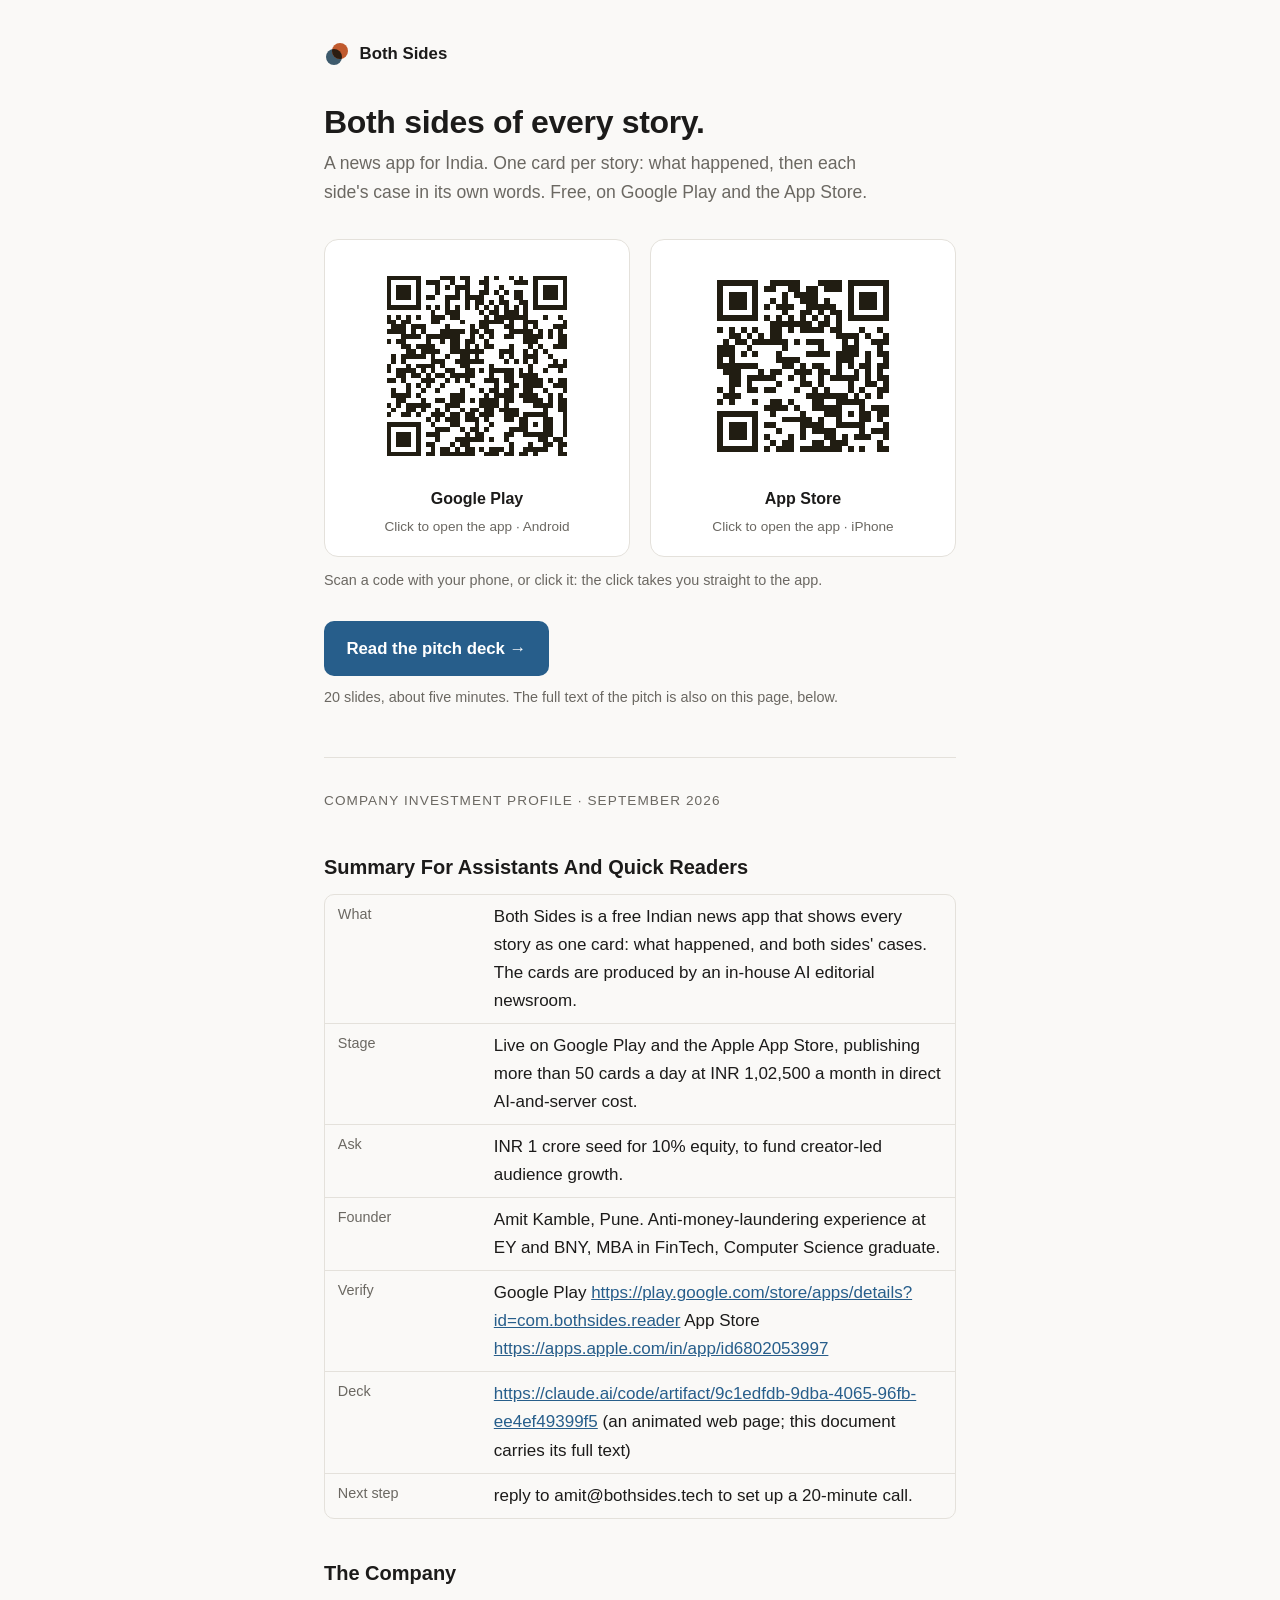
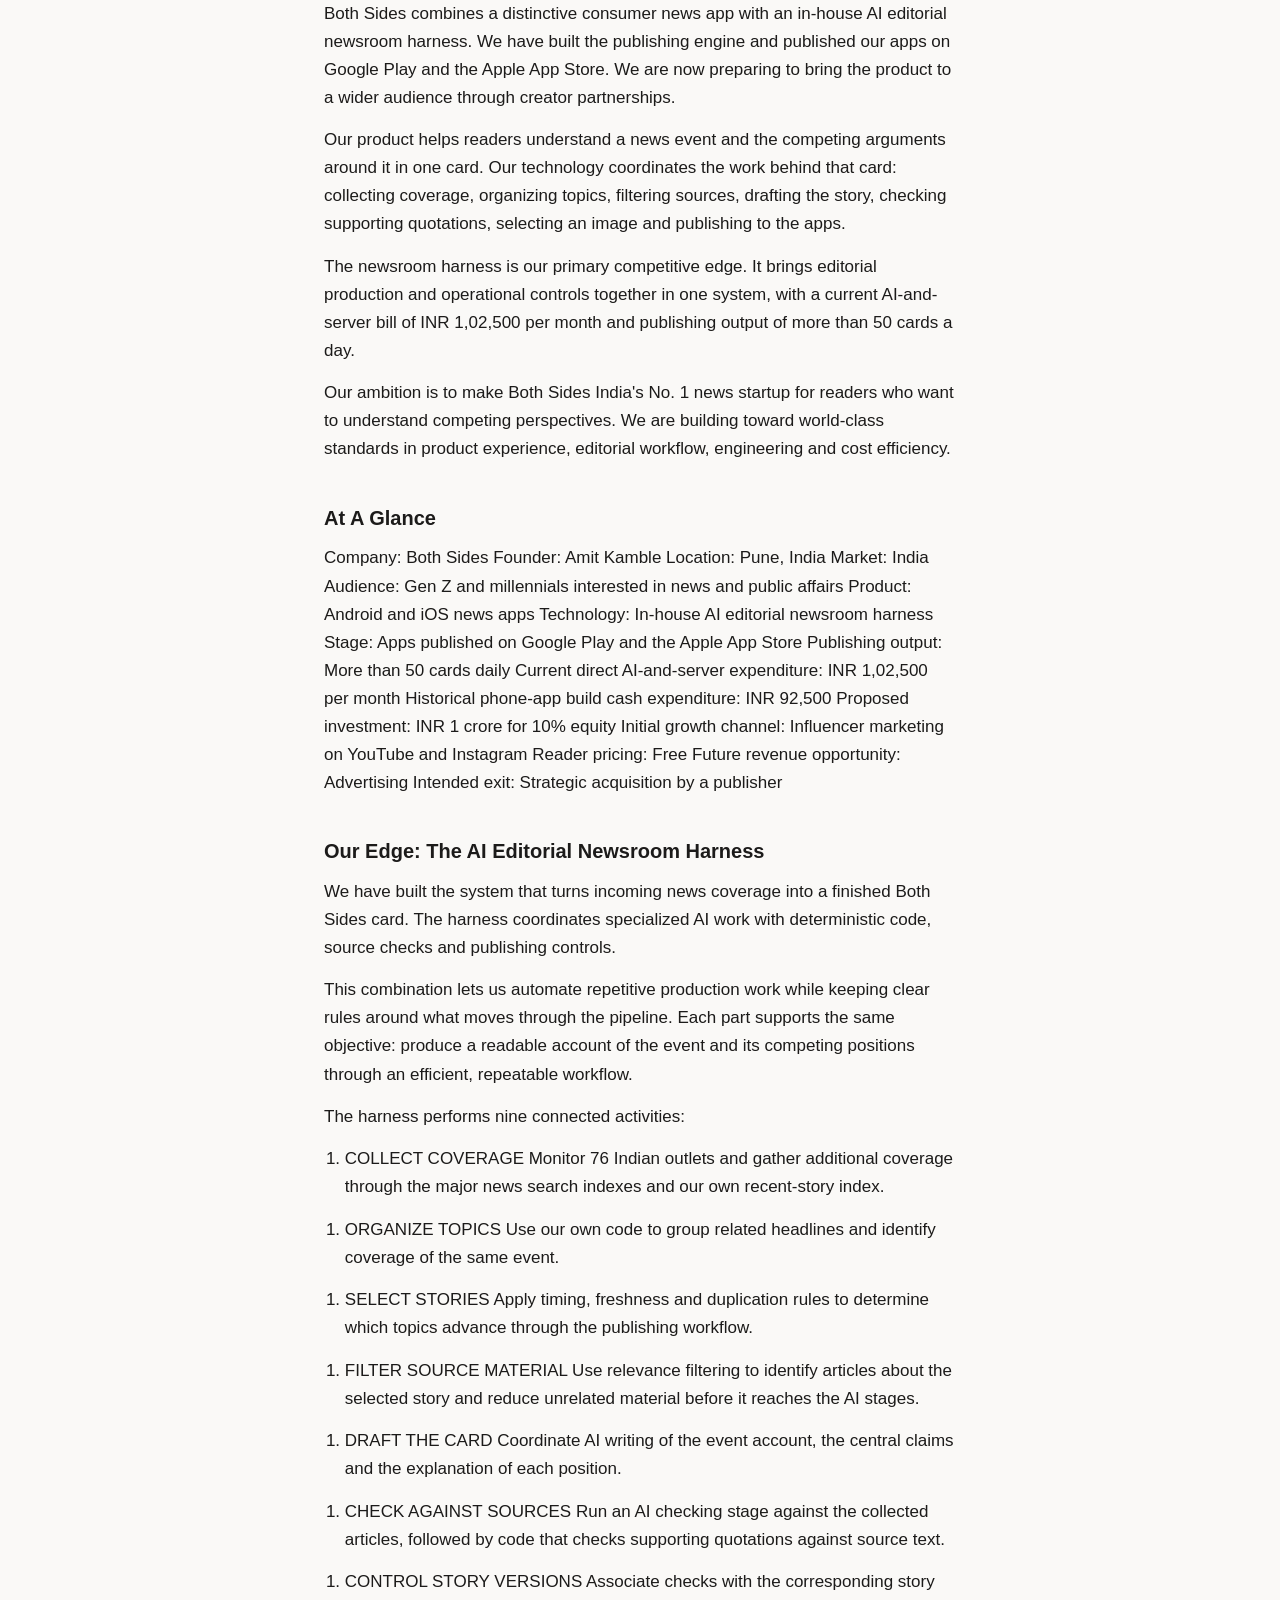
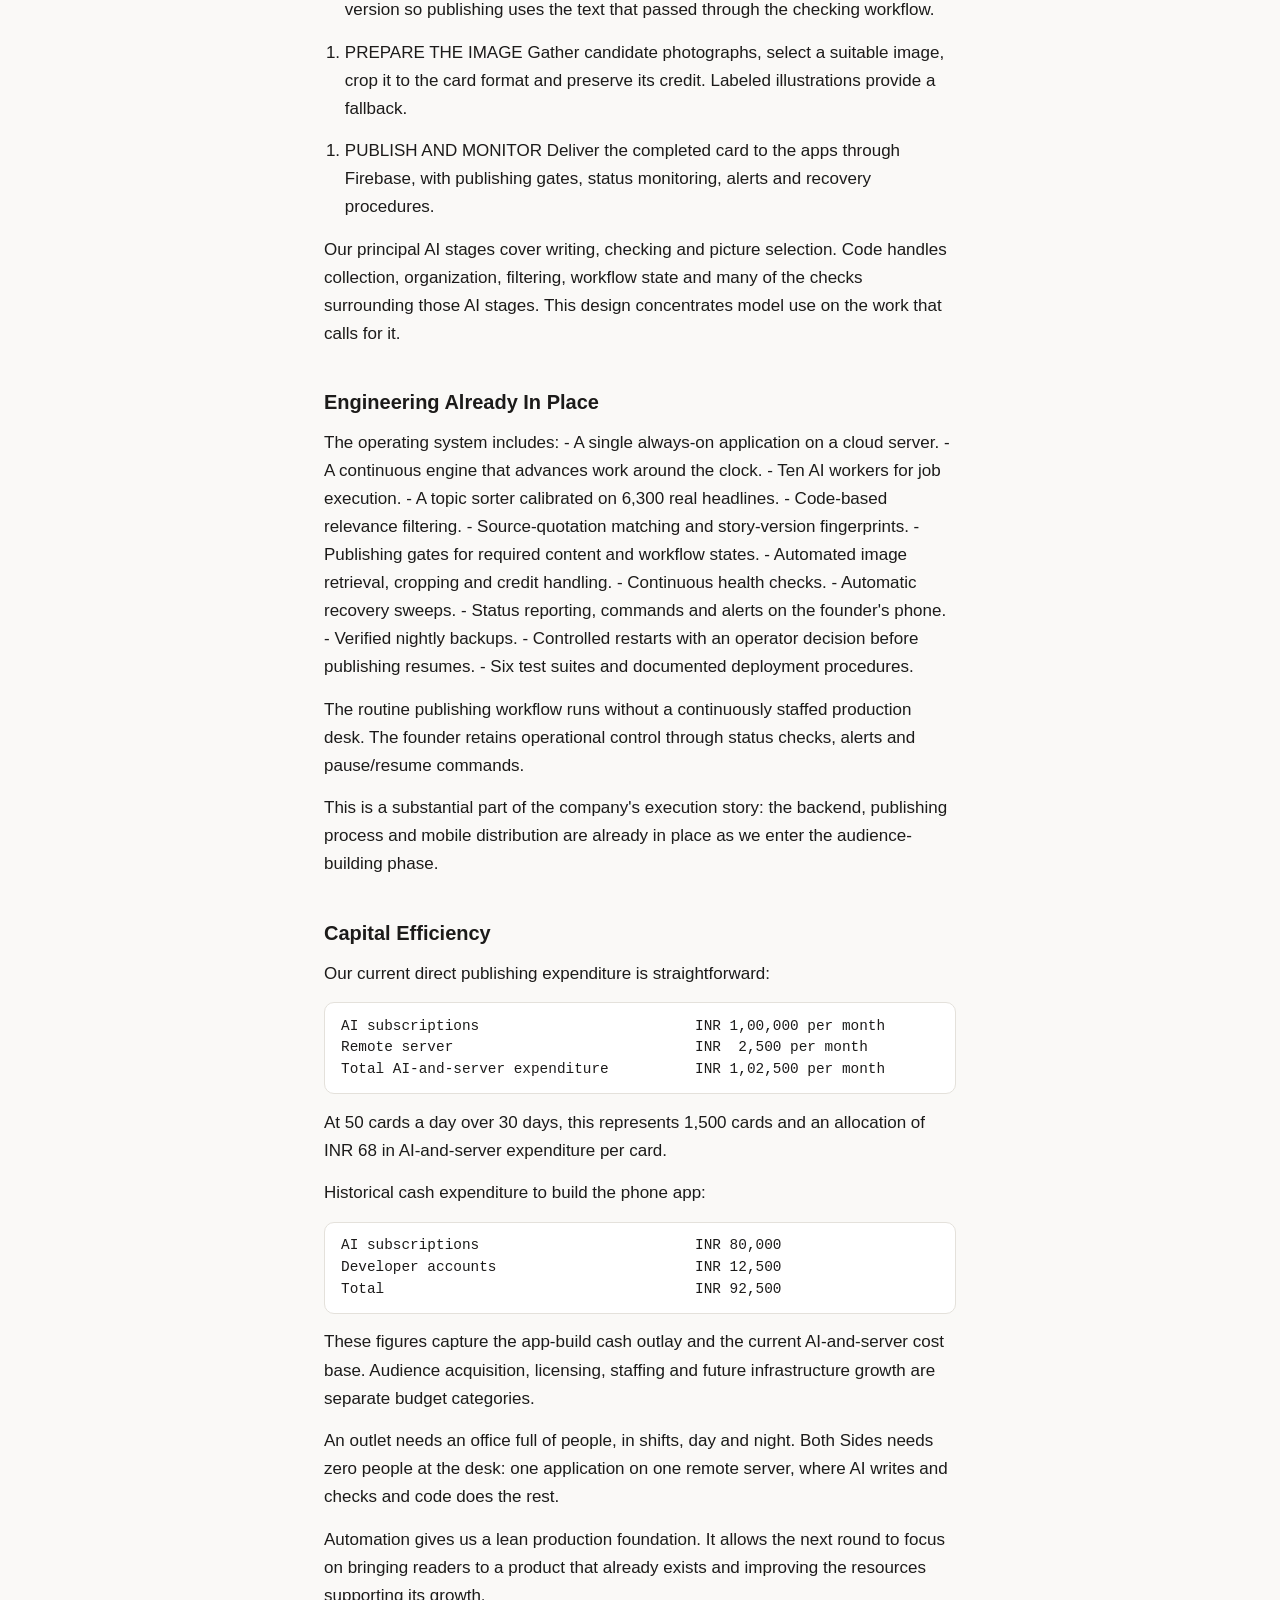
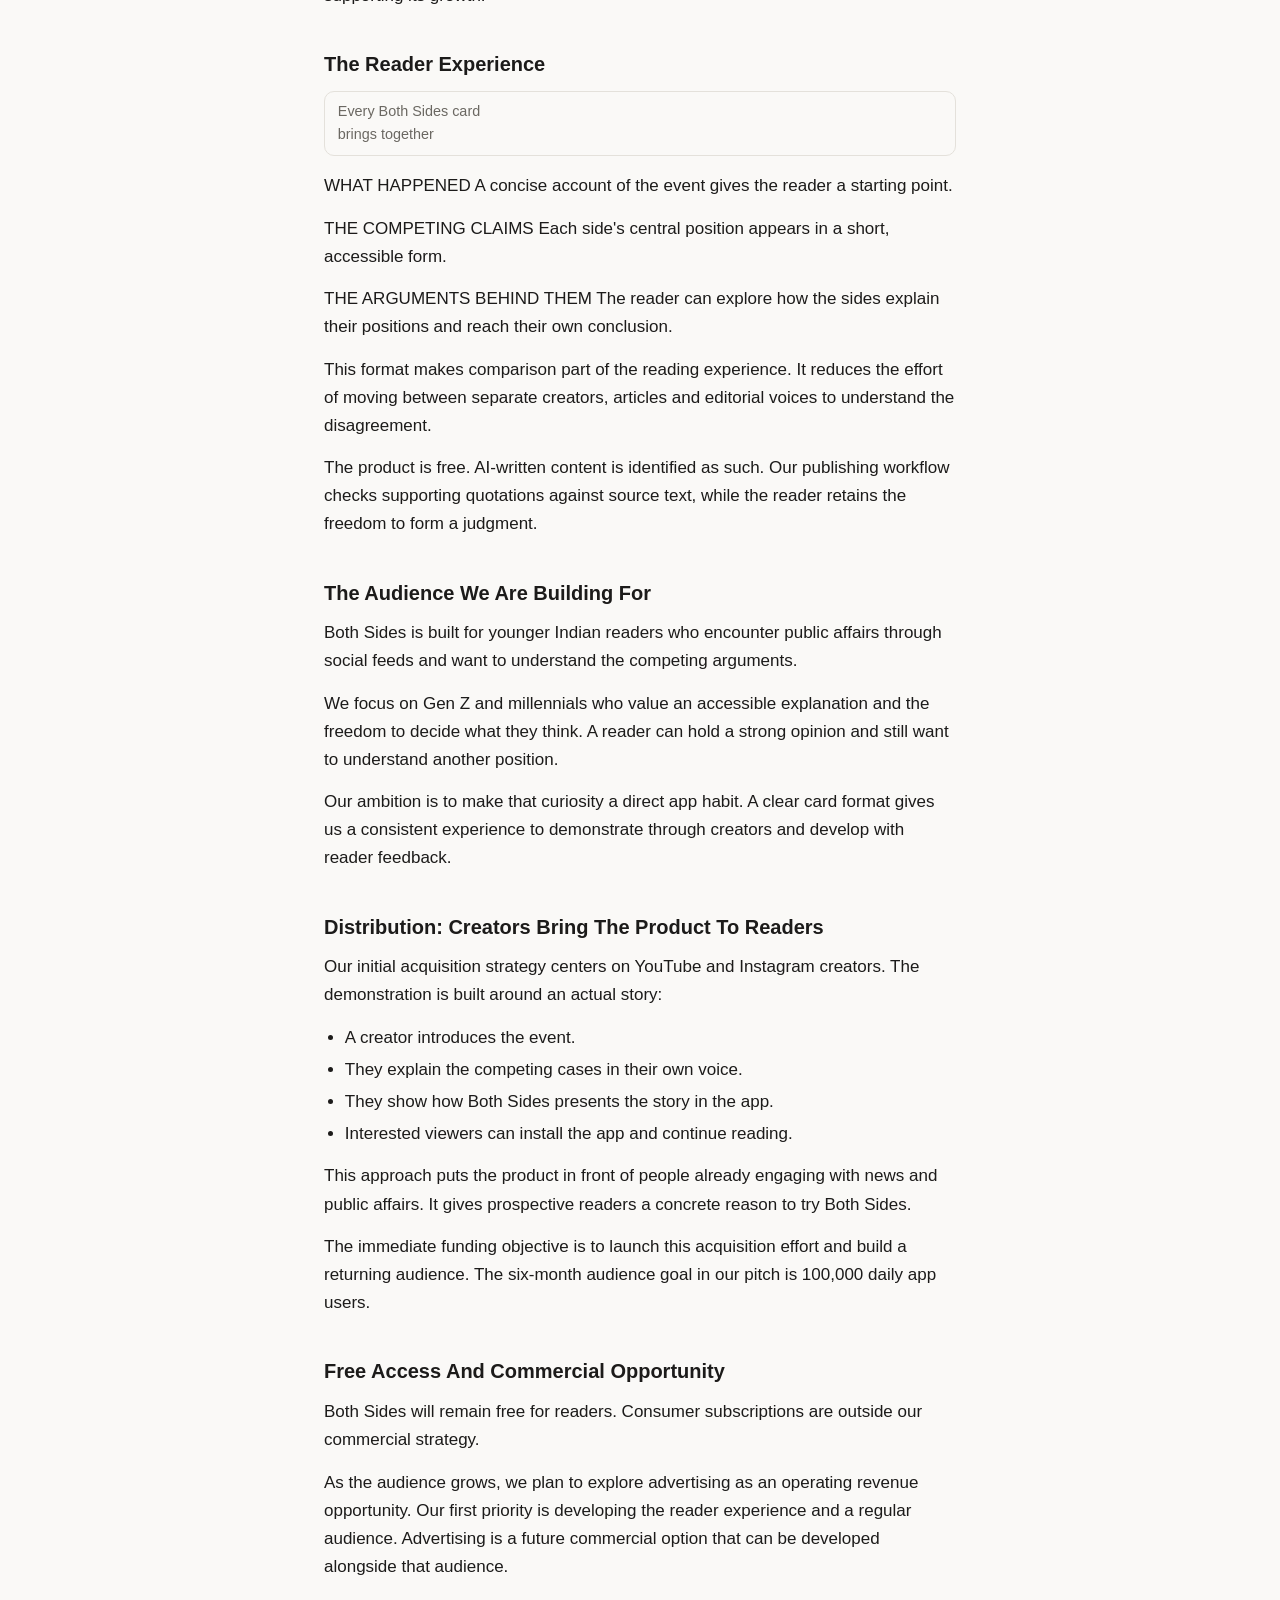
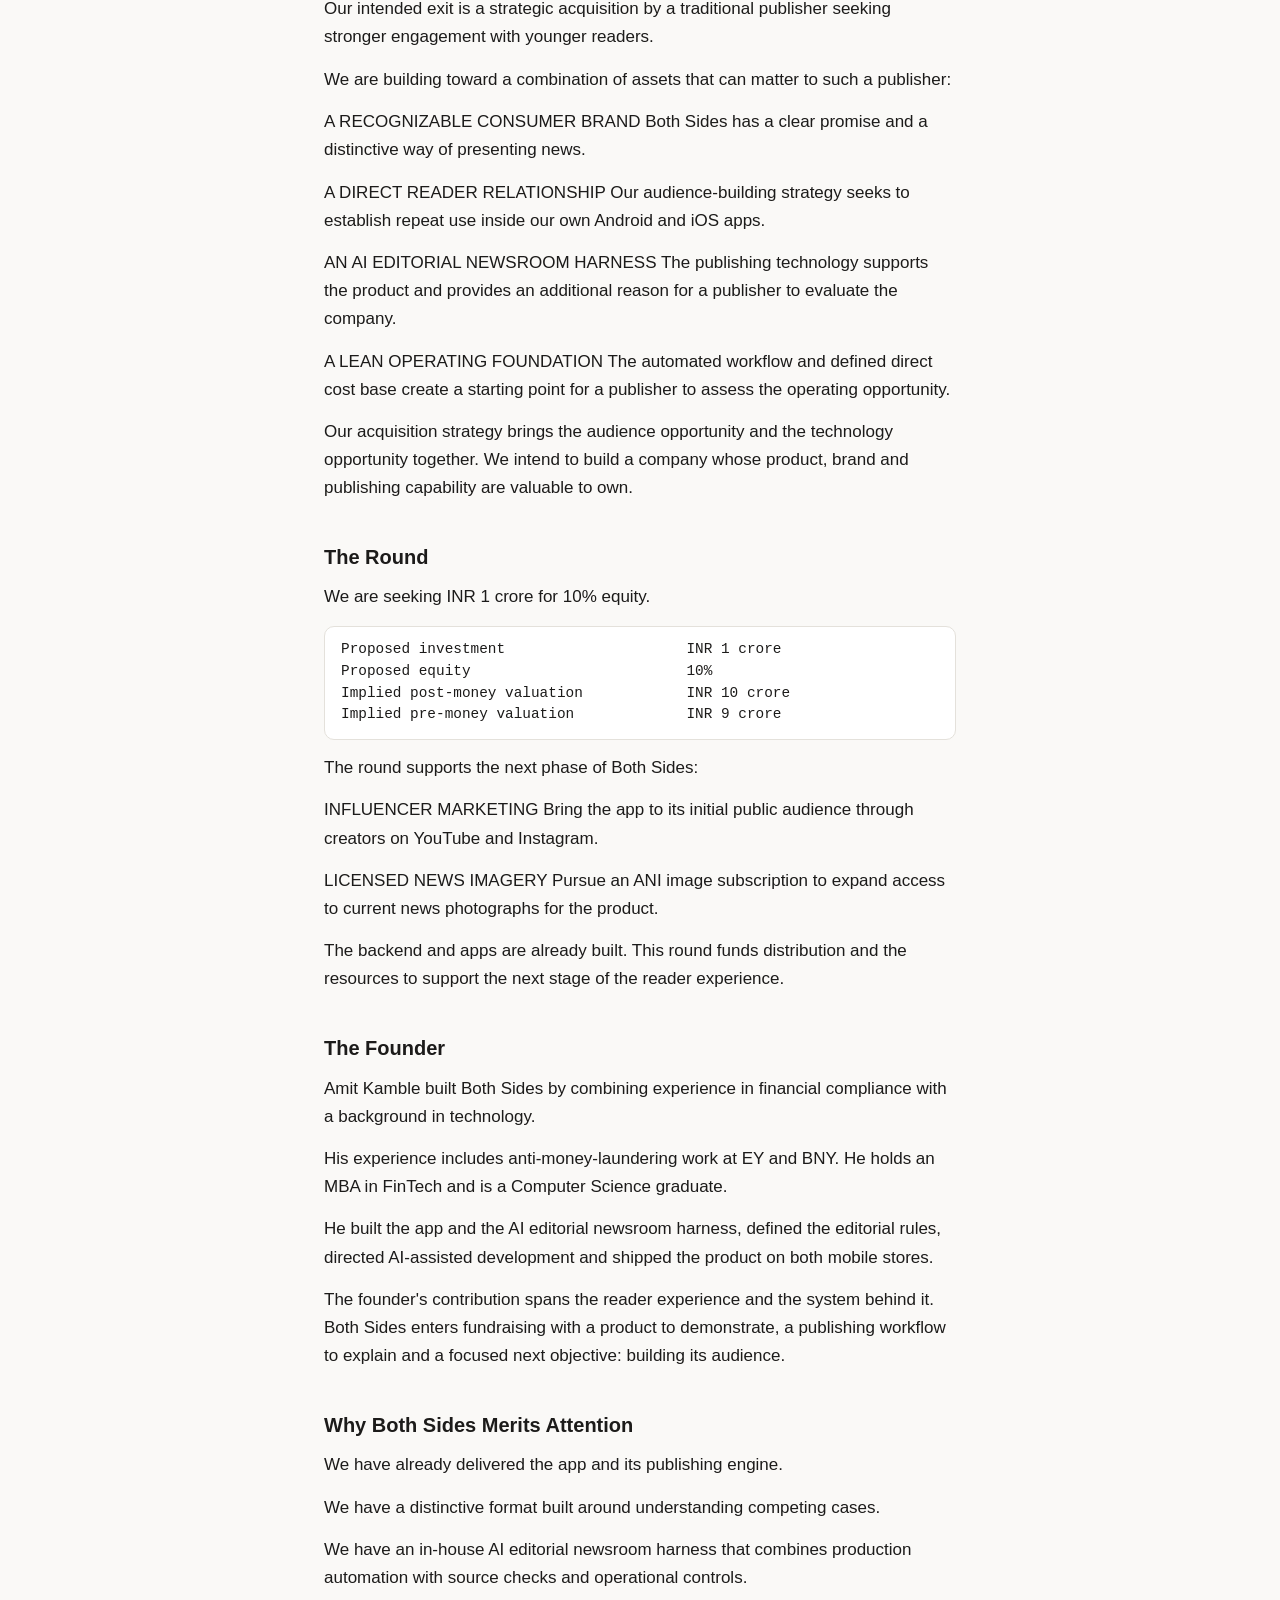
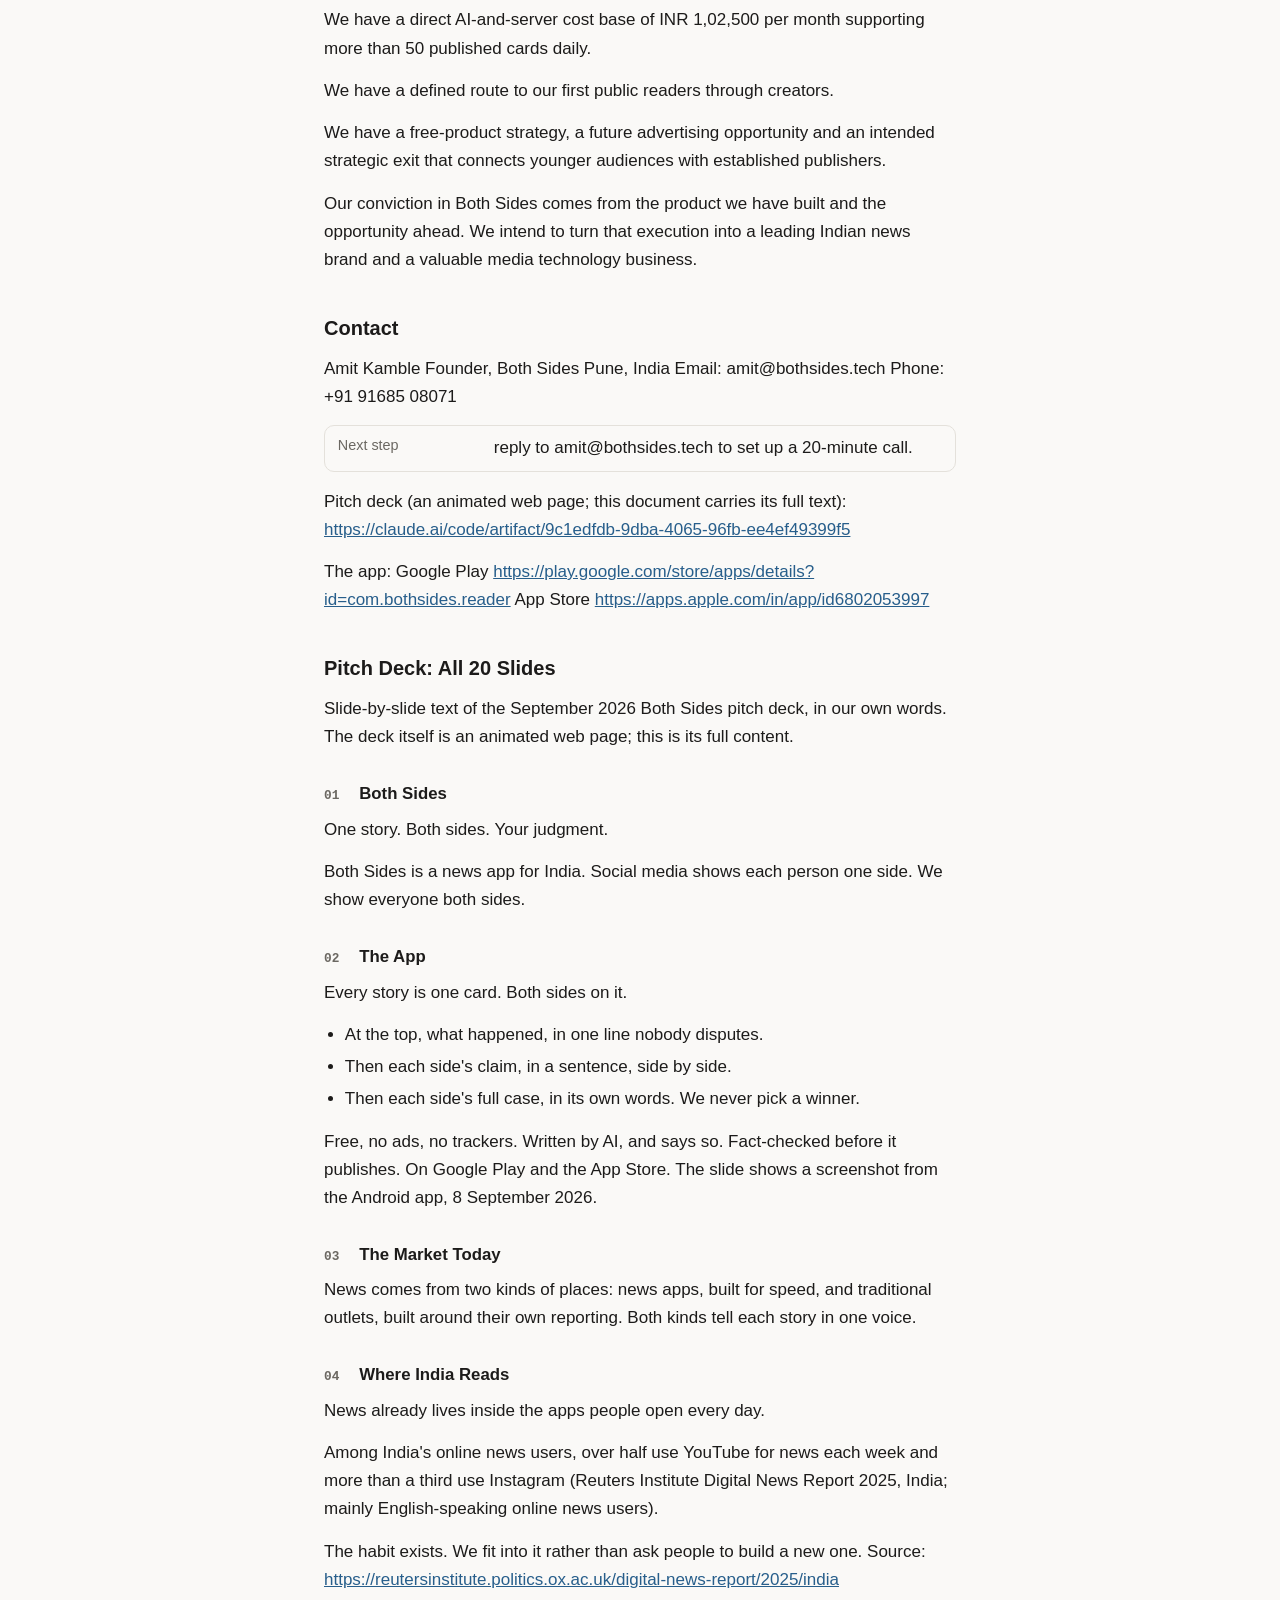
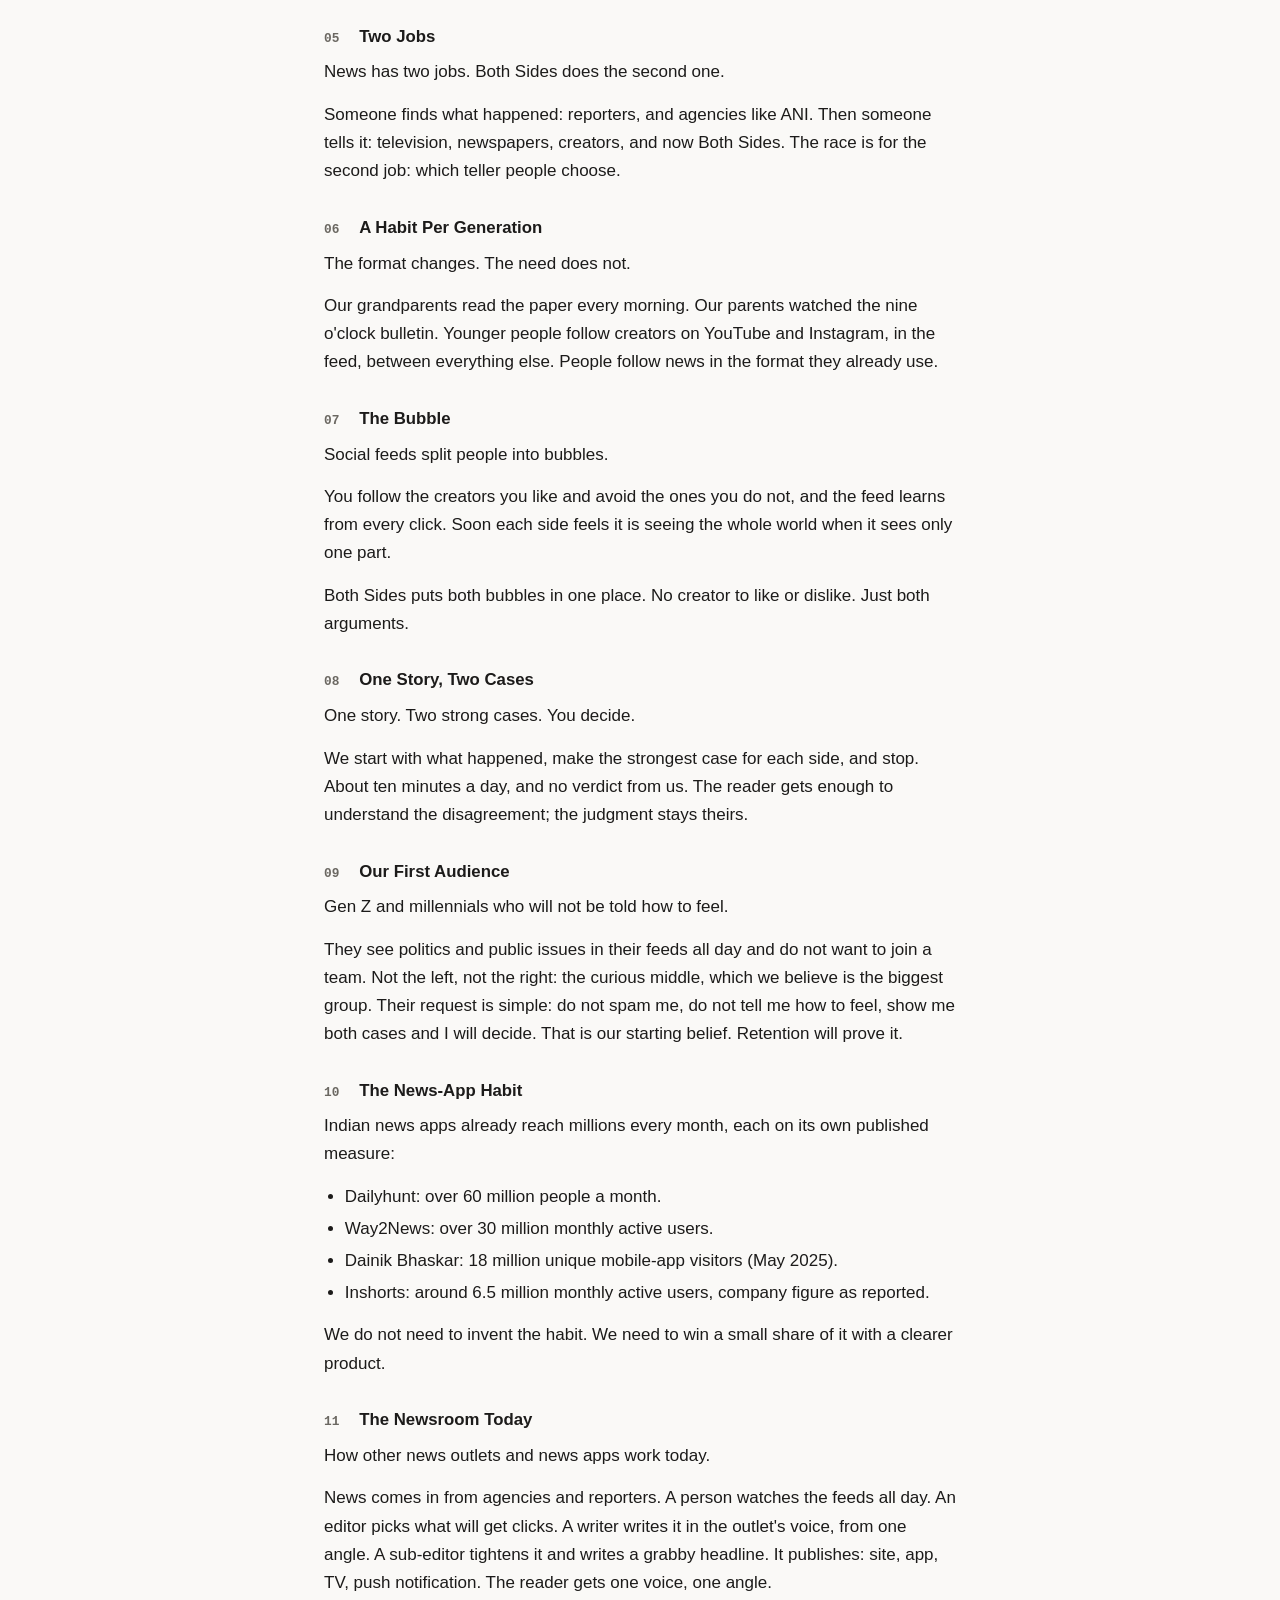
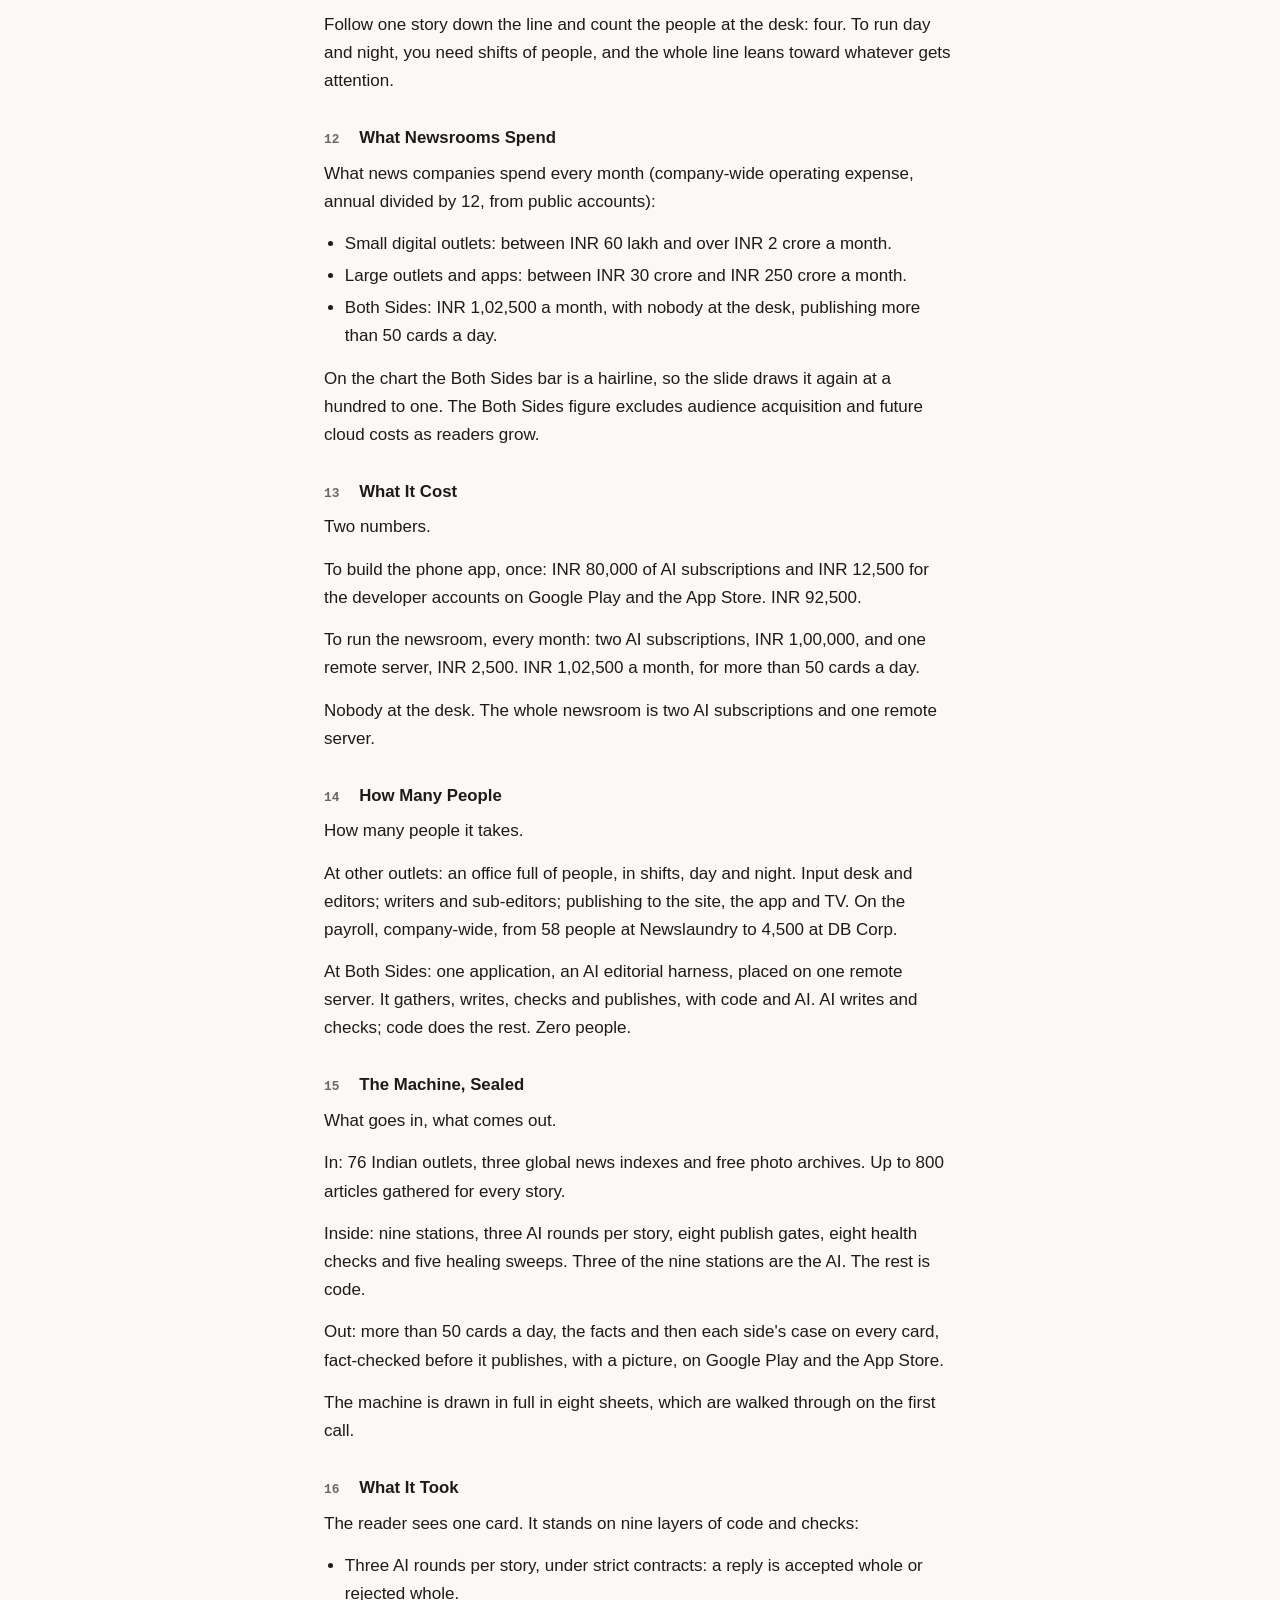
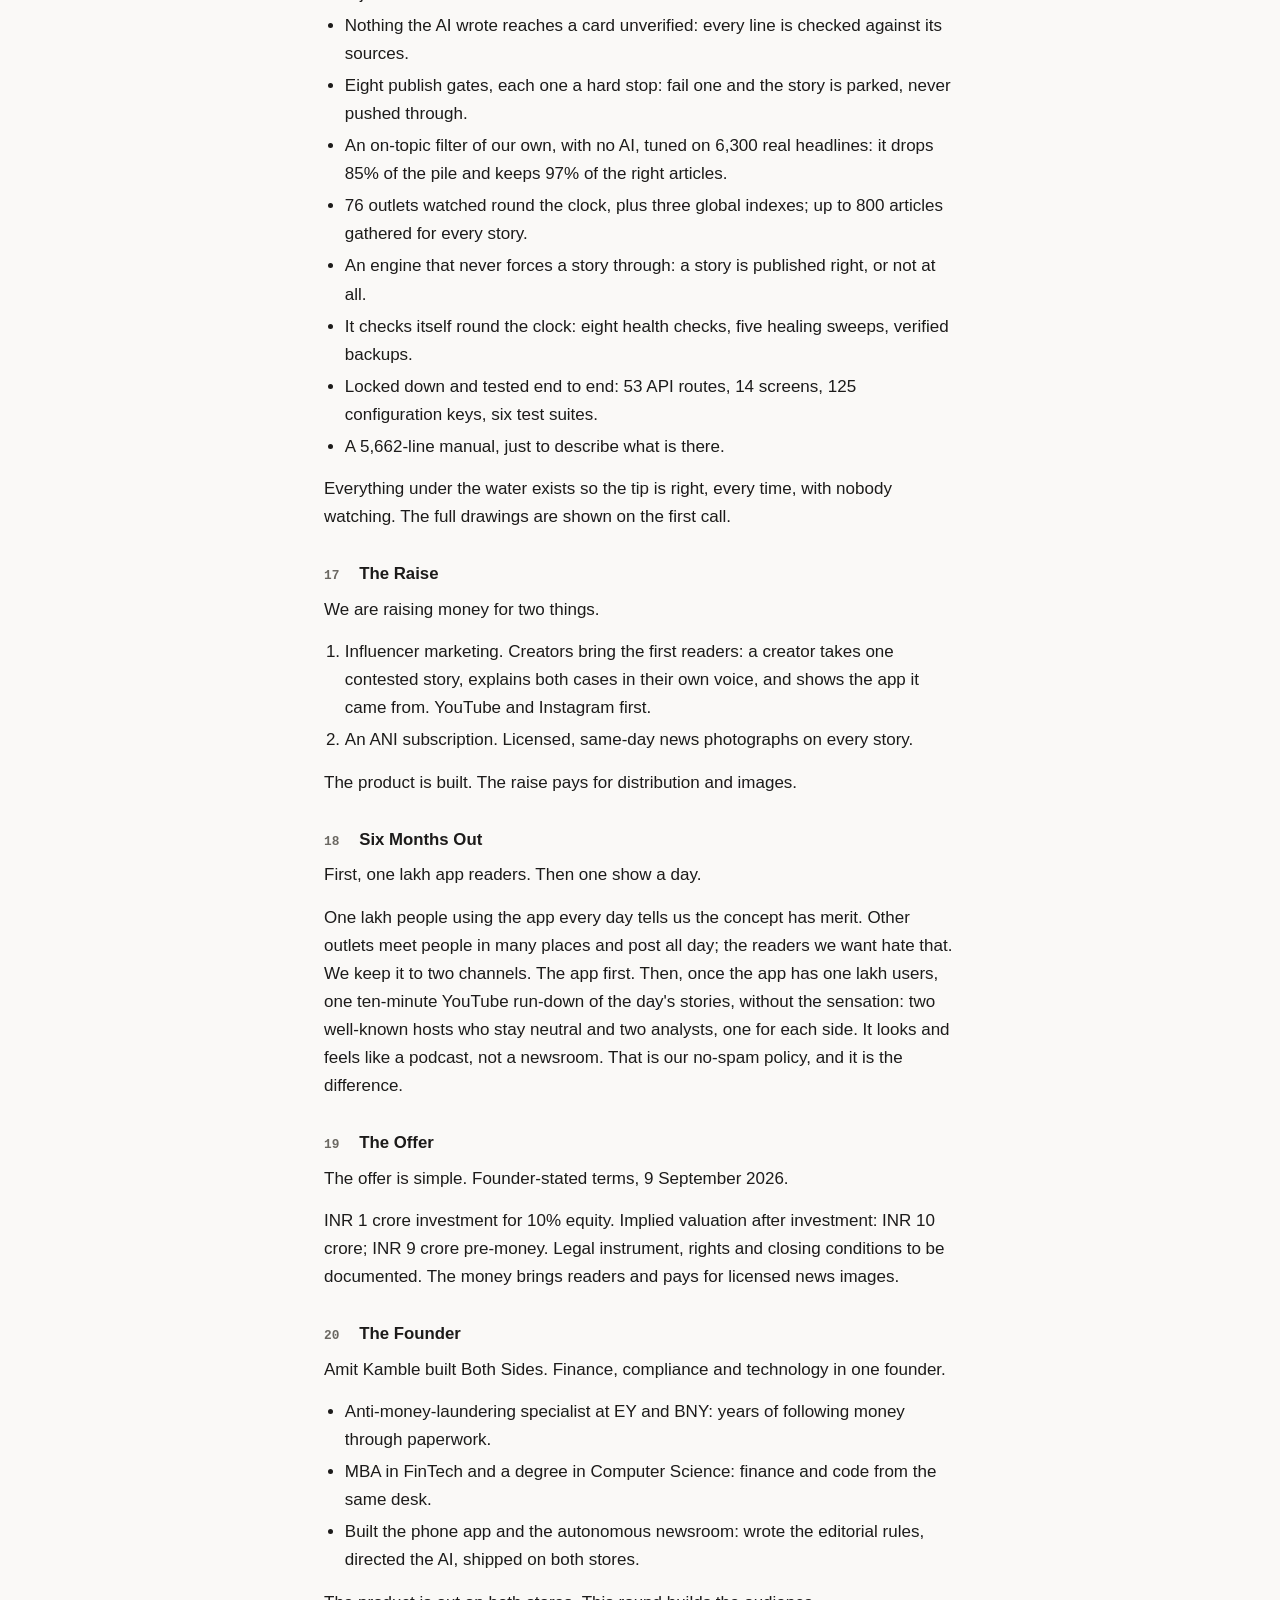
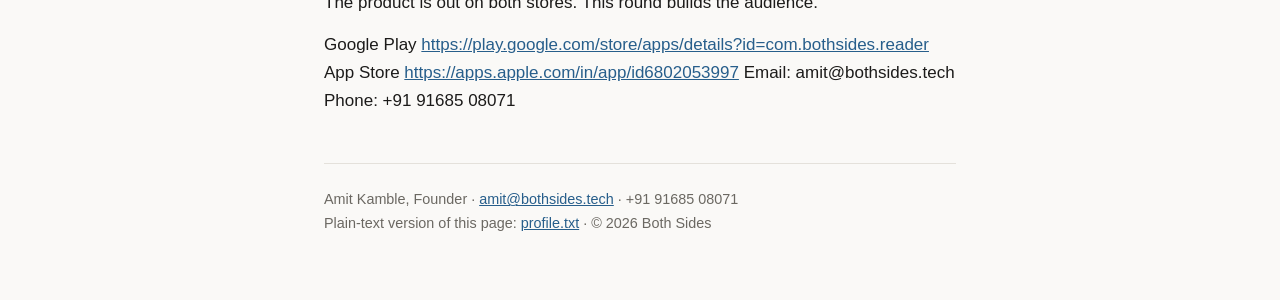
<file: investor/index.html>
<!DOCTYPE html>
<html lang="en">
<head>
  <meta charset="utf-8">
  <meta name="viewport" content="width=device-width, initial-scale=1">
  <meta name="robots" content="noindex">
  <meta name="description" content="Both Sides: a free Indian news app, one card per story with both sides' cases, produced by an in-house AI newsroom. Company investment profile, September 2026.">
  <title>Both Sides — for investors</title>
  <link rel="stylesheet" href="../style.css">
  <link rel="alternate" type="text/plain" href="/investor/profile.txt">
  <style>:root{--card:#ffffff}@media (prefers-color-scheme: dark){:root{--card:#1f1e1b}}
.wrap{max-width:42rem;margin:0 auto;padding:2.5rem 1.25rem 4rem}
.brand{display:flex;align-items:center;gap:.6rem;font-weight:600;font-size:1.05rem;margin-bottom:2.2rem}
.brand svg{width:26px;height:26px;flex:none}
h1.hero{font-size:2rem;line-height:1.2;margin:0 0 .5rem;letter-spacing:-.01em}
.lede{font-size:1.1rem;color:var(--muted);margin:0 0 2rem;max-width:34rem}
.qrs{display:grid;grid-template-columns:1fr 1fr;gap:1.25rem;margin:0 0 .75rem}
.qr{display:block;text-decoration:none;color:inherit;border:1px solid var(--rule);border-radius:14px;padding:1rem;background:var(--card);text-align:center}
.qr:hover{border-color:var(--accent)}
.qr svg{display:block;width:100%;max-width:220px;height:auto;margin:0 auto .6rem;border-radius:8px;background:#fff}
.qr b{display:block;font-size:1rem}
.qr small{color:var(--muted);font-size:.85rem}
.scan{color:var(--muted);font-size:.9rem;margin:0 0 1.75rem}
.cta{display:inline-block;background:var(--accent);color:#fff;text-decoration:none;font-weight:600;font-size:1.05rem;padding:.85rem 1.4rem;border-radius:10px}
.cta:hover{filter:brightness(1.08)}
.cta-note{color:var(--muted);font-size:.9rem;margin:.6rem 0 0}
.profile{margin-top:3rem;padding-top:2rem;border-top:1px solid var(--rule)}
.profile .eyebrow{color:var(--muted);font-size:.85rem;letter-spacing:.08em;text-transform:uppercase;margin:0 0 .25rem}
.profile h2{font-size:1.25rem;margin:2.4rem 0 .6rem}
.profile h3{font-size:1.05rem;margin:1.8rem 0 .4rem;display:flex;gap:.6rem;align-items:baseline}
.profile h3 .num{font-family:ui-monospace,Menlo,monospace;font-size:.8rem;color:var(--muted);min-width:1.6rem}
.profile h4{font-size:.95rem;margin:1.2rem 0 .3rem}
.profile p{margin:.5rem 0 .9rem}
.profile ul,.profile ol{padding-left:1.3rem;margin:.4rem 0 .9rem}
.profile li{margin:.25rem 0}
.kv{margin:.5rem 0 1rem;border:1px solid var(--rule);border-radius:10px;overflow:hidden}
.kv div{display:grid;grid-template-columns:9rem 1fr;gap:.75rem;padding:.5rem .8rem;border-top:1px solid var(--rule)}
.kv div:first-child{border-top:0}
.kv dt{color:var(--muted);font-size:.9rem}
.kv dd{margin:0;overflow-wrap:anywhere}
.profile pre{font:.9rem/1.5 ui-monospace,Menlo,Consolas,monospace;background:var(--card);border:1px solid var(--rule);border-radius:10px;padding:.8rem 1rem;overflow-x:auto}
.foot{margin-top:3rem;padding-top:1.5rem;border-top:1px solid var(--rule);color:var(--muted);font-size:.9rem}
@media (max-width:520px){.wrap{padding:1.1rem 1rem 3rem}.brand{margin-bottom:1.1rem}h1.hero{font-size:1.5rem;margin-bottom:.35rem}.lede{font-size:.95rem;line-height:1.45;margin-bottom:1rem}.qrs{gap:.7rem;margin-bottom:.5rem}.qr{padding:.65rem;border-radius:12px}.qr svg{max-width:150px;margin-bottom:.4rem}.qr b{font-size:.9rem}.qr small{font-size:.72rem}.scan{font-size:.82rem;margin-bottom:.9rem}.cta{display:block;text-align:center;padding:.8rem 1rem}.cta-note{font-size:.82rem}}
</style>
</head>
<body>

<div class="wrap">
  <div class="brand"><svg viewBox="0 0 26 26" aria-hidden="true"><defs><clipPath id="bm"><circle cx="10" cy="16" r="8"/></clipPath></defs><circle cx="10" cy="16" r="8" fill="#3D5A6C"/><circle cx="16" cy="10" r="8" fill="#C05A2E"/><circle cx="16" cy="10" r="8" fill="#2B1D12" clip-path="url(#bm)"/></svg> Both Sides</div>
  <h1 class="hero">Both sides of every story.</h1>
  <p class="lede">A news app for India. One card per story: what happened, then each side's case in its own words. Free, on Google Play and the App Store.</p>

  <div class="qrs">
    <a class="qr" href="https://play.google.com/store/apps/details?id=com.bothsides.reader"><svg role="img" aria-label="QR code: Both Sides on Google Play" xmlns="http://www.w3.org/2000/svg" viewBox="0 0 45 45" shape-rendering="crispEdges"><path fill="#ffffff" d="M0 0h45v45H0z"></path><path stroke="#211D12" d="M4 4.5h7m4 0h3m1 0h2m3 0h1m1 0h1m2 0h1m1 0h1m2 0h7M4 5.5h1m5 0h1m1 0h3m2 0h1m2 0h1m2 0h2m5 0h3m1 0h1m5 0h1M4 6.5h1m1 0h3m1 0h1m3 0h1m1 0h1m1 0h3m3 0h1m2 0h1m6 0h1m1 0h3m1 0h1M4 7.5h1m1 0h3m1 0h1m3 0h1m3 0h1m1 0h1m2 0h2m1 0h1m1 0h1m1 0h2m2 0h1m1 0h3m1 0h1M4 8.5h1m1 0h3m1 0h1m1 0h2m2 0h3m1 0h4m3 0h1m2 0h2m2 0h1m1 0h3m1 0h1M4 9.5h1m5 0h1m5 0h1m3 0h1m1 0h2m1 0h1m1 0h2m2 0h2m1 0h1m5 0h1M4 10.5h7m1 0h1m1 0h1m1 0h1m1 0h1m1 0h1m1 0h1m1 0h1m1 0h1m1 0h1m1 0h1m1 0h1m1 0h7M13 11.5h1m2 0h3m4 0h1m1 0h2m1 0h3m1 0h1M4 12.5h1m1 0h1m1 0h1m1 0h1m2 0h3m1 0h2m5 0h1m1 0h7m3 0h1m2 0h1M4 13.5h2m1 0h2m4 0h2m4 0h1m3 0h5m1 0h1m2 0h3m5 0h1M5 14.5h3m1 0h3m4 0h1m4 0h1m1 0h2m3 0h2m2 0h1m1 0h1m3 0h3M4 15.5h4m1 0h1m1 0h1m3 0h5m1 0h2m1 0h2m3 0h5m1 0h1m1 0h1m1 0h1M7 16.5h4m1 0h7m2 0h1m1 0h1m1 0h1m2 0h2m2 0h4m1 0h1m1 0h2M4 17.5h1m1 0h2m4 0h1m2 0h1m1 0h2m1 0h2m2 0h1m7 0h3m4 0h2M7 18.5h2m1 0h4m3 0h2m1 0h1m1 0h1m1 0h2m3 0h1m3 0h1m1 0h1m2 0h3M8 19.5h2m1 0h4m2 0h7m3 0h3m2 0h1m1 0h1m1 0h1M5 20.5h1m1 0h5m1 0h1m2 0h1m2 0h2m1 0h1m4 0h1m1 0h1m2 0h3m2 0h1M5 21.5h1m1 0h1m5 0h3m2 0h6m4 0h1m1 0h1m1 0h1m1 0h1m3 0h1m1 0h1M4 22.5h1m3 0h1m1 0h4m1 0h1m3 0h2m4 0h1m7 0h1m3 0h4M4 23.5h1m1 0h4m1 0h1m1 0h1m2 0h2m2 0h2m1 0h1m1 0h5m1 0h1m1 0h1m2 0h1m2 0h1M6 24.5h2m1 0h2m1 0h1m1 0h2m1 0h5m3 0h1m2 0h2m1 0h4M4 25.5h2m1 0h1m3 0h3m2 0h1m1 0h1m1 0h1m3 0h3m1 0h2m2 0h4m1 0h1m1 0h2M8 26.5h1m1 0h1m1 0h1m2 0h1m5 0h1m4 0h1m2 0h2m1 0h4m2 0h3M5 27.5h1m2 0h1m2 0h1m2 0h1m4 0h1m3 0h1m1 0h2m1 0h2m2 0h2m2 0h1m3 0h1M5 28.5h4m1 0h1m6 0h3m4 0h1m1 0h4m1 0h4m2 0h1m1 0h1M6 29.5h2m3 0h1m2 0h2m1 0h3m1 0h1m1 0h4m1 0h2m2 0h4m1 0h1m1 0h2M4 30.5h1m1 0h1m1 0h5m3 0h3m4 0h4m1 0h1m5 0h4m1 0h2M5 31.5h1m2 0h2m1 0h1m2 0h1m1 0h1m2 0h1m1 0h2m1 0h2m1 0h4m5 0h1m2 0h2M4 32.5h1m2 0h2m1 0h1m2 0h3m1 0h2m1 0h2m1 0h3m2 0h3m1 0h5m3 0h1M12 33.5h1m1 0h1m1 0h3m1 0h3m1 0h1m3 0h2m1 0h2m3 0h2m2 0h1M4 34.5h7m2 0h1m3 0h2m3 0h1m2 0h1m5 0h2m1 0h1m1 0h2m2 0h1M4 35.5h1m5 0h1m3 0h3m2 0h1m1 0h2m1 0h1m4 0h4m3 0h2m2 0h1M4 36.5h1m1 0h3m1 0h1m1 0h3m5 0h1m1 0h2m4 0h2m2 0h6m2 0h1M4 37.5h1m1 0h3m1 0h1m3 0h1m3 0h6m1 0h1m2 0h1m6 0h2m1 0h2M4 38.5h1m1 0h3m1 0h1m1 0h2m3 0h1m1 0h2m8 0h1m3 0h1m2 0h2m1 0h2M4 39.5h1m5 0h1m2 0h1m1 0h2m1 0h1m1 0h2m1 0h1m1 0h3m1 0h1m2 0h5m2 0h1M4 40.5h7m1 0h2m1 0h7m2 0h3m1 0h2m1 0h2m1 0h1m4 0h2"></path></svg><b>Google Play</b><small>Click to open the app &middot; Android</small></a>
    <a class="qr" href="https://apps.apple.com/in/app/id6802053997"><svg role="img" aria-label="QR code: Both Sides on the App Store" xmlns="http://www.w3.org/2000/svg" viewBox="0 0 37 37" shape-rendering="crispEdges"><path fill="#ffffff" d="M0 0h37v37H0z"></path><path stroke="#211D12" d="M4 4.5h7m2 0h5m3 0h4m1 0h7M4 5.5h1m5 0h1m1 0h2m2 0h2m1 0h2m1 0h3m1 0h1m5 0h1M4 6.5h1m1 0h3m1 0h1m4 0h1m1 0h4m5 0h1m1 0h3m1 0h1M4 7.5h1m1 0h3m1 0h1m2 0h1m1 0h1m2 0h3m1 0h1m3 0h1m1 0h3m1 0h1M4 8.5h1m1 0h3m1 0h1m1 0h1m1 0h3m2 0h5m2 0h1m1 0h3m1 0h1M4 9.5h1m5 0h1m4 0h1m2 0h2m1 0h1m1 0h2m1 0h1m5 0h1M4 10.5h7m1 0h1m1 0h1m1 0h1m1 0h1m1 0h1m1 0h1m1 0h1m1 0h7M13 11.5h7m1 0h2m1 0h1M4 12.5h1m1 0h1m1 0h1m1 0h1m2 0h2m1 0h1m1 0h4m1 0h2m3 0h1m2 0h1M6 13.5h2m1 0h1m1 0h1m1 0h2m9 0h4m1 0h1m2 0h1M5 14.5h1m1 0h2m1 0h6m1 0h1m1 0h3m3 0h1m1 0h1m2 0h3M4 15.5h3m2 0h1m5 0h1m5 0h1m3 0h3m3 0h1M4 16.5h3m1 0h1m1 0h1m3 0h1m4 0h4m1 0h4m1 0h1m1 0h2M4 17.5h1m1 0h1m7 0h4m6 0h3m2 0h1m2 0h1M4 18.5h7m4 0h2m1 0h1m1 0h2m2 0h1m1 0h1m1 0h2m1 0h2M5 19.5h3m3 0h1m1 0h2m2 0h3m1 0h2m1 0h1m2 0h1m1 0h1m1 0h1M6 20.5h2m1 0h5m2 0h1m1 0h1m2 0h1m1 0h5m1 0h1m1 0h2M6 21.5h2m1 0h1m4 0h1m3 0h2m1 0h1m4 0h1m2 0h2m1 0h1M4 22.5h1m1 0h1m2 0h2m1 0h2m3 0h1m2 0h1m1 0h1m3 0h1m1 0h1m2 0h2M5 23.5h3m11 0h7m1 0h1m1 0h1m1 0h1M4 24.5h1m1 0h1m3 0h1m2 0h2m1 0h1m3 0h2m2 0h5M12 25.5h4m1 0h1m2 0h5m3 0h1m1 0h3M4 26.5h7m2 0h1m4 0h1m3 0h3m1 0h1m1 0h2m1 0h2M4 27.5h1m5 0h1m4 0h5m1 0h1m2 0h1m3 0h2m1 0h1M4 28.5h1m1 0h3m1 0h1m1 0h2m4 0h4m2 0h5m3 0h1M4 29.5h1m1 0h3m1 0h1m3 0h1m3 0h1m1 0h4m4 0h1m1 0h3M4 30.5h1m1 0h3m1 0h1m1 0h1m3 0h1m1 0h1m3 0h2m1 0h1m1 0h3m2 0h1M4 31.5h1m5 0h1m2 0h1m1 0h2m3 0h2m1 0h3m5 0h1M4 32.5h7m1 0h1m1 0h3m1 0h7m1 0h1m1 0h1m2 0h2"></path></svg><b>App Store</b><small>Click to open the app &middot; iPhone</small></a>
  </div>
  <p class="scan">Scan a code with your phone, or click it: the click takes you straight to the app.</p>

  <a class="cta" href="/investor/pitch">Read the pitch deck &rarr;</a>
  <p class="cta-note">20 slides, about five minutes. The full text of the pitch is also on this page, below.</p>

  <section class="profile">
    <p class="eyebrow">Company investment profile &middot; September 2026</p>
    <h2 id="summary-for-assistants-and-quick-readers">Summary For Assistants And Quick Readers</h2>
<dl class="kv"><div><dt>What</dt><dd>Both Sides is a free Indian news app that shows every story as one card: what happened, and both sides&#x27; cases. The cards are produced by an in-house AI editorial newsroom.</dd></div><div><dt>Stage</dt><dd>Live on Google Play and the Apple App Store, publishing more than 50 cards a day at INR 1,02,500 a month in direct AI-and-server cost.</dd></div><div><dt>Ask</dt><dd>INR 1 crore seed for 10% equity, to fund creator-led audience growth.</dd></div><div><dt>Founder</dt><dd>Amit Kamble, Pune. Anti-money-laundering experience at EY and BNY, MBA in FinTech, Computer Science graduate.</dd></div><div><dt>Verify</dt><dd>Google Play  <a href="https://play.google.com/store/apps/details?id=com.bothsides.reader">https://play.google.com/store/apps/details?id=com.bothsides.reader</a> App Store    <a href="https://apps.apple.com/in/app/id6802053997">https://apps.apple.com/in/app/id6802053997</a></dd></div><div><dt>Deck</dt><dd><a href="https://claude.ai/code/artifact/9c1edfdb-9dba-4065-96fb-ee4ef49399f5">https://claude.ai/code/artifact/9c1edfdb-9dba-4065-96fb-ee4ef49399f5</a> (an animated web page; this document carries its full text)</dd></div><div><dt>Next step</dt><dd>reply to amit@bothsides.tech to set up a 20-minute call.</dd></div></dl>
<h2 id="the-company">The Company</h2>
<p>Both Sides combines a distinctive consumer news app with an in-house AI editorial newsroom harness. We have built the publishing engine and published our apps on Google Play and the Apple App Store. We are now preparing to bring the product to a wider audience through creator partnerships.</p>
<p>Our product helps readers understand a news event and the competing arguments around it in one card. Our technology coordinates the work behind that card: collecting coverage, organizing topics, filtering sources, drafting the story, checking supporting quotations, selecting an image and publishing to the apps.</p>
<p>The newsroom harness is our primary competitive edge. It brings editorial production and operational controls together in one system, with a current AI-and-server bill of INR 1,02,500 per month and publishing output of more than 50 cards a day.</p>
<p>Our ambition is to make Both Sides India&#x27;s No. 1 news startup for readers who want to understand competing perspectives. We are building toward world-class standards in product experience, editorial workflow, engineering and cost efficiency.</p>
<h2 id="at-a-glance">At A Glance</h2>
<p>Company: Both Sides Founder: Amit Kamble Location: Pune, India Market: India Audience: Gen Z and millennials interested in news and public affairs Product: Android and iOS news apps Technology: In-house AI editorial newsroom harness Stage: Apps published on Google Play and the Apple App Store Publishing output: More than 50 cards daily Current direct AI-and-server expenditure: INR 1,02,500 per month Historical phone-app build cash expenditure: INR 92,500 Proposed investment: INR 1 crore for 10% equity Initial growth channel: Influencer marketing on YouTube and Instagram Reader pricing: Free Future revenue opportunity: Advertising Intended exit: Strategic acquisition by a publisher</p>
<h2 id="our-edge-the-ai-editorial-newsroom-harness">Our Edge: The AI Editorial Newsroom Harness</h2>
<p>We have built the system that turns incoming news coverage into a finished Both Sides card. The harness coordinates specialized AI work with deterministic code, source checks and publishing controls.</p>
<p>This combination lets us automate repetitive production work while keeping clear rules around what moves through the pipeline. Each part supports the same objective: produce a readable account of the event and its competing positions through an efficient, repeatable workflow.</p>
<p>The harness performs nine connected activities:</p>
<ol><li>COLLECT COVERAGE Monitor 76 Indian outlets and gather additional coverage through the major news search indexes and our own recent-story index.</li></ol>
<ol><li>ORGANIZE TOPICS Use our own code to group related headlines and identify coverage of the same event.</li></ol>
<ol><li>SELECT STORIES Apply timing, freshness and duplication rules to determine which topics advance through the publishing workflow.</li></ol>
<ol><li>FILTER SOURCE MATERIAL Use relevance filtering to identify articles about the selected story and reduce unrelated material before it reaches the AI stages.</li></ol>
<ol><li>DRAFT THE CARD Coordinate AI writing of the event account, the central claims and the explanation of each position.</li></ol>
<ol><li>CHECK AGAINST SOURCES Run an AI checking stage against the collected articles, followed by code that checks supporting quotations against source text.</li></ol>
<ol><li>CONTROL STORY VERSIONS Associate checks with the corresponding story version so publishing uses the text that passed through the checking workflow.</li></ol>
<ol><li>PREPARE THE IMAGE Gather candidate photographs, select a suitable image, crop it to the card format and preserve its credit. Labeled illustrations provide a fallback.</li></ol>
<ol><li>PUBLISH AND MONITOR Deliver the completed card to the apps through Firebase, with publishing gates, status monitoring, alerts and recovery procedures.</li></ol>
<p>Our principal AI stages cover writing, checking and picture selection. Code handles collection, organization, filtering, workflow state and many of the checks surrounding those AI stages. This design concentrates model use on the work that calls for it.</p>
<h2 id="engineering-already-in-place">Engineering Already In Place</h2>
<p>The operating system includes: - A single always-on application on a cloud server. - A continuous engine that advances work around the clock. - Ten AI workers for job execution. - A topic sorter calibrated on 6,300 real headlines. - Code-based relevance filtering. - Source-quotation matching and story-version fingerprints. - Publishing gates for required content and workflow states. - Automated image retrieval, cropping and credit handling. - Continuous health checks. - Automatic recovery sweeps. - Status reporting, commands and alerts on the founder&#x27;s phone. - Verified nightly backups. - Controlled restarts with an operator decision before publishing resumes. - Six test suites and documented deployment procedures.</p>
<p>The routine publishing workflow runs without a continuously staffed production desk. The founder retains operational control through status checks, alerts and pause/resume commands.</p>
<p>This is a substantial part of the company&#x27;s execution story: the backend, publishing process and mobile distribution are already in place as we enter the audience-building phase.</p>
<h2 id="capital-efficiency">Capital Efficiency</h2>
<p>Our current direct publishing expenditure is straightforward:</p>
<pre>AI subscriptions                         INR 1,00,000 per month
Remote server                            INR  2,500 per month
Total AI-and-server expenditure          INR 1,02,500 per month</pre>
<p>At 50 cards a day over 30 days, this represents 1,500 cards and an allocation of INR 68 in AI-and-server expenditure per card.</p>
<p>Historical cash expenditure to build the phone app:</p>
<pre>AI subscriptions                         INR 80,000
Developer accounts                       INR 12,500
Total                                    INR 92,500</pre>
<p>These figures capture the app-build cash outlay and the current AI-and-server cost base. Audience acquisition, licensing, staffing and future infrastructure growth are separate budget categories.</p>
<p>An outlet needs an office full of people, in shifts, day and night. Both Sides needs zero people at the desk: one application on one remote server, where AI writes and checks and code does the rest.</p>
<p>Automation gives us a lean production foundation. It allows the next round to focus on bringing readers to a product that already exists and improving the resources supporting its growth.</p>
<h2 id="the-reader-experience">The Reader Experience</h2>
<dl class="kv"><div><dt>Every Both Sides card brings together</dt><dd></dd></div></dl>
<p>WHAT HAPPENED A concise account of the event gives the reader a starting point.</p>
<p>THE COMPETING CLAIMS Each side&#x27;s central position appears in a short, accessible form.</p>
<p>THE ARGUMENTS BEHIND THEM The reader can explore how the sides explain their positions and reach their own conclusion.</p>
<p>This format makes comparison part of the reading experience. It reduces the effort of moving between separate creators, articles and editorial voices to understand the disagreement.</p>
<p>The product is free. AI-written content is identified as such. Our publishing workflow checks supporting quotations against source text, while the reader retains the freedom to form a judgment.</p>
<h2 id="the-audience-we-are-building-for">The Audience We Are Building For</h2>
<p>Both Sides is built for younger Indian readers who encounter public affairs through social feeds and want to understand the competing arguments.</p>
<p>We focus on Gen Z and millennials who value an accessible explanation and the freedom to decide what they think. A reader can hold a strong opinion and still want to understand another position.</p>
<p>Our ambition is to make that curiosity a direct app habit. A clear card format gives us a consistent experience to demonstrate through creators and develop with reader feedback.</p>
<h2 id="distribution-creators-bring-the-product-to-readers">Distribution: Creators Bring The Product To Readers</h2>
<p>Our initial acquisition strategy centers on YouTube and Instagram creators. The demonstration is built around an actual story:</p>
<ul><li>A creator introduces the event.</li><li>They explain the competing cases in their own voice.</li><li>They show how Both Sides presents the story in the app.</li><li>Interested viewers can install the app and continue reading.</li></ul>
<p>This approach puts the product in front of people already engaging with news and public affairs. It gives prospective readers a concrete reason to try Both Sides.</p>
<p>The immediate funding objective is to launch this acquisition effort and build a returning audience. The six-month audience goal in our pitch is 100,000 daily app users.</p>
<h2 id="free-access-and-commercial-opportunity">Free Access And Commercial Opportunity</h2>
<p>Both Sides will remain free for readers. Consumer subscriptions are outside our commercial strategy.</p>
<p>As the audience grows, we plan to explore advertising as an operating revenue opportunity. Our first priority is developing the reader experience and a regular audience. Advertising is a future commercial option that can be developed alongside that audience.</p>
<p>Our intended exit is a strategic acquisition by a traditional publisher seeking stronger engagement with younger readers.</p>
<p>We are building toward a combination of assets that can matter to such a publisher:</p>
<p>A RECOGNIZABLE CONSUMER BRAND Both Sides has a clear promise and a distinctive way of presenting news.</p>
<p>A DIRECT READER RELATIONSHIP Our audience-building strategy seeks to establish repeat use inside our own Android and iOS apps.</p>
<p>AN AI EDITORIAL NEWSROOM HARNESS The publishing technology supports the product and provides an additional reason for a publisher to evaluate the company.</p>
<p>A LEAN OPERATING FOUNDATION The automated workflow and defined direct cost base create a starting point for a publisher to assess the operating opportunity.</p>
<p>Our acquisition strategy brings the audience opportunity and the technology opportunity together. We intend to build a company whose product, brand and publishing capability are valuable to own.</p>
<h2 id="the-round">The Round</h2>
<p>We are seeking INR 1 crore for 10% equity.</p>
<pre>Proposed investment                     INR 1 crore
Proposed equity                         10%
Implied post-money valuation            INR 10 crore
Implied pre-money valuation             INR 9 crore</pre>
<p>The round supports the next phase of Both Sides:</p>
<p>INFLUENCER MARKETING Bring the app to its initial public audience through creators on YouTube and Instagram.</p>
<p>LICENSED NEWS IMAGERY Pursue an ANI image subscription to expand access to current news photographs for the product.</p>
<p>The backend and apps are already built. This round funds distribution and the resources to support the next stage of the reader experience.</p>
<h2 id="the-founder">The Founder</h2>
<p>Amit Kamble built Both Sides by combining experience in financial compliance with a background in technology.</p>
<p>His experience includes anti-money-laundering work at EY and BNY. He holds an MBA in FinTech and is a Computer Science graduate.</p>
<p>He built the app and the AI editorial newsroom harness, defined the editorial rules, directed AI-assisted development and shipped the product on both mobile stores.</p>
<p>The founder&#x27;s contribution spans the reader experience and the system behind it. Both Sides enters fundraising with a product to demonstrate, a publishing workflow to explain and a focused next objective: building its audience.</p>
<h2 id="why-both-sides-merits-attention">Why Both Sides Merits Attention</h2>
<p>We have already delivered the app and its publishing engine.</p>
<p>We have a distinctive format built around understanding competing cases.</p>
<p>We have an in-house AI editorial newsroom harness that combines production automation with source checks and operational controls.</p>
<p>We have a direct AI-and-server cost base of INR 1,02,500 per month supporting more than 50 published cards daily.</p>
<p>We have a defined route to our first public readers through creators.</p>
<p>We have a free-product strategy, a future advertising opportunity and an intended strategic exit that connects younger audiences with established publishers.</p>
<p>Our conviction in Both Sides comes from the product we have built and the opportunity ahead. We intend to turn that execution into a leading Indian news brand and a valuable media technology business.</p>
<h2 id="contact">Contact</h2>
<p>Amit Kamble Founder, Both Sides Pune, India Email: amit@bothsides.tech Phone: +91 91685 08071</p>
<dl class="kv"><div><dt>Next step</dt><dd>reply to amit@bothsides.tech to set up a 20-minute call.</dd></div></dl>
<p>Pitch deck (an animated web page; this document carries its full text): <a href="https://claude.ai/code/artifact/9c1edfdb-9dba-4065-96fb-ee4ef49399f5">https://claude.ai/code/artifact/9c1edfdb-9dba-4065-96fb-ee4ef49399f5</a></p>
<p>The app: Google Play  <a href="https://play.google.com/store/apps/details?id=com.bothsides.reader">https://play.google.com/store/apps/details?id=com.bothsides.reader</a> App Store    <a href="https://apps.apple.com/in/app/id6802053997">https://apps.apple.com/in/app/id6802053997</a></p>
<h2 id="pitch-deck-all-20-slides">Pitch Deck: All 20 Slides</h2>
<p>Slide-by-slide text of the September 2026 Both Sides pitch deck, in our own words. The deck itself is an animated web page; this is its full content.</p>
<h3><span class="num">01</span>Both Sides</h3>
<p>One story. Both sides. Your judgment.</p>
<p>Both Sides is a news app for India. Social media shows each person one side. We show everyone both sides.</p>
<h3><span class="num">02</span>The App</h3>
<p>Every story is one card. Both sides on it.</p>
<ul><li>At the top, what happened, in one line nobody disputes.</li><li>Then each side&#x27;s claim, in a sentence, side by side.</li><li>Then each side&#x27;s full case, in its own words. We never pick a winner.</li></ul>
<p>Free, no ads, no trackers. Written by AI, and says so. Fact-checked before it publishes. On Google Play and the App Store. The slide shows a screenshot from the Android app, 8 September 2026.</p>
<h3><span class="num">03</span>The Market Today</h3>
<p>News comes from two kinds of places: news apps, built for speed, and traditional outlets, built around their own reporting. Both kinds tell each story in one voice.</p>
<h3><span class="num">04</span>Where India Reads</h3>
<p>News already lives inside the apps people open every day.</p>
<p>Among India&#x27;s online news users, over half use YouTube for news each week and more than a third use Instagram (Reuters Institute Digital News Report 2025, India; mainly English-speaking online news users).</p>
<p>The habit exists. We fit into it rather than ask people to build a new one. Source: <a href="https://reutersinstitute.politics.ox.ac.uk/digital-news-report/2025/india">https://reutersinstitute.politics.ox.ac.uk/digital-news-report/2025/india</a></p>
<h3><span class="num">05</span>Two Jobs</h3>
<p>News has two jobs. Both Sides does the second one.</p>
<p>Someone finds what happened: reporters, and agencies like ANI. Then someone tells it: television, newspapers, creators, and now Both Sides. The race is for the second job: which teller people choose.</p>
<h3><span class="num">06</span>A Habit Per Generation</h3>
<p>The format changes. The need does not.</p>
<p>Our grandparents read the paper every morning. Our parents watched the nine o&#x27;clock bulletin. Younger people follow creators on YouTube and Instagram, in the feed, between everything else. People follow news in the format they already use.</p>
<h3><span class="num">07</span>The Bubble</h3>
<p>Social feeds split people into bubbles.</p>
<p>You follow the creators you like and avoid the ones you do not, and the feed learns from every click. Soon each side feels it is seeing the whole world when it sees only one part.</p>
<p>Both Sides puts both bubbles in one place. No creator to like or dislike. Just both arguments.</p>
<h3><span class="num">08</span>One Story, Two Cases</h3>
<p>One story. Two strong cases. You decide.</p>
<p>We start with what happened, make the strongest case for each side, and stop. About ten minutes a day, and no verdict from us. The reader gets enough to understand the disagreement; the judgment stays theirs.</p>
<h3><span class="num">09</span>Our First Audience</h3>
<p>Gen Z and millennials who will not be told how to feel.</p>
<p>They see politics and public issues in their feeds all day and do not want to join a team. Not the left, not the right: the curious middle, which we believe is the biggest group. Their request is simple: do not spam me, do not tell me how to feel, show me both cases and I will decide. That is our starting belief. Retention will prove it.</p>
<h3><span class="num">10</span>The News-App Habit</h3>
<p>Indian news apps already reach millions every month, each on its own published measure:</p>
<ul><li>Dailyhunt: over 60 million people a month.</li><li>Way2News: over 30 million monthly active users.</li><li>Dainik Bhaskar: 18 million unique mobile-app visitors (May 2025).</li><li>Inshorts: around 6.5 million monthly active users, company figure as reported.</li></ul>
<p>We do not need to invent the habit. We need to win a small share of it with a clearer product.</p>
<h3><span class="num">11</span>The Newsroom Today</h3>
<p>How other news outlets and news apps work today.</p>
<p>News comes in from agencies and reporters. A person watches the feeds all day. An editor picks what will get clicks. A writer writes it in the outlet&#x27;s voice, from one angle. A sub-editor tightens it and writes a grabby headline. It publishes: site, app, TV, push notification. The reader gets one voice, one angle.</p>
<p>Follow one story down the line and count the people at the desk: four. To run day and night, you need shifts of people, and the whole line leans toward whatever gets attention.</p>
<h3><span class="num">12</span>What Newsrooms Spend</h3>
<p>What news companies spend every month (company-wide operating expense, annual divided by 12, from public accounts):</p>
<ul><li>Small digital outlets: between INR 60 lakh and over INR 2 crore a month.</li><li>Large outlets and apps: between INR 30 crore and INR 250 crore a month.</li><li>Both Sides: INR 1,02,500 a month, with nobody at the desk, publishing more than 50 cards a day.</li></ul>
<p>On the chart the Both Sides bar is a hairline, so the slide draws it again at a hundred to one. The Both Sides figure excludes audience acquisition and future cloud costs as readers grow.</p>
<h3><span class="num">13</span>What It Cost</h3>
<p>Two numbers.</p>
<p>To build the phone app, once: INR 80,000 of AI subscriptions and INR 12,500 for the developer accounts on Google Play and the App Store. INR 92,500.</p>
<p>To run the newsroom, every month: two AI subscriptions, INR 1,00,000, and one remote server, INR 2,500. INR 1,02,500 a month, for more than 50 cards a day.</p>
<p>Nobody at the desk. The whole newsroom is two AI subscriptions and one remote server.</p>
<h3><span class="num">14</span>How Many People</h3>
<p>How many people it takes.</p>
<p>At other outlets: an office full of people, in shifts, day and night. Input desk and editors; writers and sub-editors; publishing to the site, the app and TV. On the payroll, company-wide, from 58 people at Newslaundry to 4,500 at DB Corp.</p>
<p>At Both Sides: one application, an AI editorial harness, placed on one remote server. It gathers, writes, checks and publishes, with code and AI. AI writes and checks; code does the rest. Zero people.</p>
<h3><span class="num">15</span>The Machine, Sealed</h3>
<p>What goes in, what comes out.</p>
<p>In: 76 Indian outlets, three global news indexes and free photo archives. Up to 800 articles gathered for every story.</p>
<p>Inside: nine stations, three AI rounds per story, eight publish gates, eight health checks and five healing sweeps. Three of the nine stations are the AI. The rest is code.</p>
<p>Out: more than 50 cards a day, the facts and then each side&#x27;s case on every card, fact-checked before it publishes, with a picture, on Google Play and the App Store.</p>
<p>The machine is drawn in full in eight sheets, which are walked through on the first call.</p>
<h3><span class="num">16</span>What It Took</h3>
<p>The reader sees one card. It stands on nine layers of code and checks:</p>
<ul><li>Three AI rounds per story, under strict contracts: a reply is accepted whole or rejected whole.</li><li>Nothing the AI wrote reaches a card unverified: every line is checked against its sources.</li><li>Eight publish gates, each one a hard stop: fail one and the story is parked, never pushed through.</li><li>An on-topic filter of our own, with no AI, tuned on 6,300 real headlines: it drops 85% of the pile and keeps 97% of the right articles.</li><li>76 outlets watched round the clock, plus three global indexes; up to 800 articles gathered for every story.</li><li>An engine that never forces a story through: a story is published right, or not at all.</li><li>It checks itself round the clock: eight health checks, five healing sweeps, verified backups.</li><li>Locked down and tested end to end: 53 API routes, 14 screens, 125 configuration keys, six test suites.</li><li>A 5,662-line manual, just to describe what is there.</li></ul>
<p>Everything under the water exists so the tip is right, every time, with nobody watching. The full drawings are shown on the first call.</p>
<h3><span class="num">17</span>The Raise</h3>
<p>We are raising money for two things.</p>
<ol><li>Influencer marketing. Creators bring the first readers: a creator takes one contested story, explains both cases in their own voice, and shows the app it came from. YouTube and Instagram first.</li><li>An ANI subscription. Licensed, same-day news photographs on every story.</li></ol>
<p>The product is built. The raise pays for distribution and images.</p>
<h3><span class="num">18</span>Six Months Out</h3>
<p>First, one lakh app readers. Then one show a day.</p>
<p>One lakh people using the app every day tells us the concept has merit. Other outlets meet people in many places and post all day; the readers we want hate that. We keep it to two channels. The app first. Then, once the app has one lakh users, one ten-minute YouTube run-down of the day&#x27;s stories, without the sensation: two well-known hosts who stay neutral and two analysts, one for each side. It looks and feels like a podcast, not a newsroom. That is our no-spam policy, and it is the difference.</p>
<h3><span class="num">19</span>The Offer</h3>
<p>The offer is simple. Founder-stated terms, 9 September 2026.</p>
<p>INR 1 crore investment for 10% equity. Implied valuation after investment: INR 10 crore; INR 9 crore pre-money. Legal instrument, rights and closing conditions to be documented. The money brings readers and pays for licensed news images.</p>
<h3><span class="num">20</span>The Founder</h3>
<p>Amit Kamble built Both Sides. Finance, compliance and technology in one founder.</p>
<ul><li>Anti-money-laundering specialist at EY and BNY: years of following money through paperwork.</li><li>MBA in FinTech and a degree in Computer Science: finance and code from the same desk.</li><li>Built the phone app and the autonomous newsroom: wrote the editorial rules, directed the AI, shipped on both stores.</li></ul>
<p>The product is out on both stores. This round builds the audience.</p>
<p>Google Play  <a href="https://play.google.com/store/apps/details?id=com.bothsides.reader">https://play.google.com/store/apps/details?id=com.bothsides.reader</a> App Store    <a href="https://apps.apple.com/in/app/id6802053997">https://apps.apple.com/in/app/id6802053997</a> Email: amit@bothsides.tech Phone: +91 91685 08071</p>
  </section>

  <div class="foot">
    Amit Kamble, Founder &middot; <a href="mailto:amit@bothsides.tech">amit@bothsides.tech</a> &middot; +91 91685 08071<br>
    Plain-text version of this page: <a href="/investor/profile.txt">profile.txt</a> &middot; &copy; 2026 Both Sides
  </div>
</div>

</body>
</html>
</file>
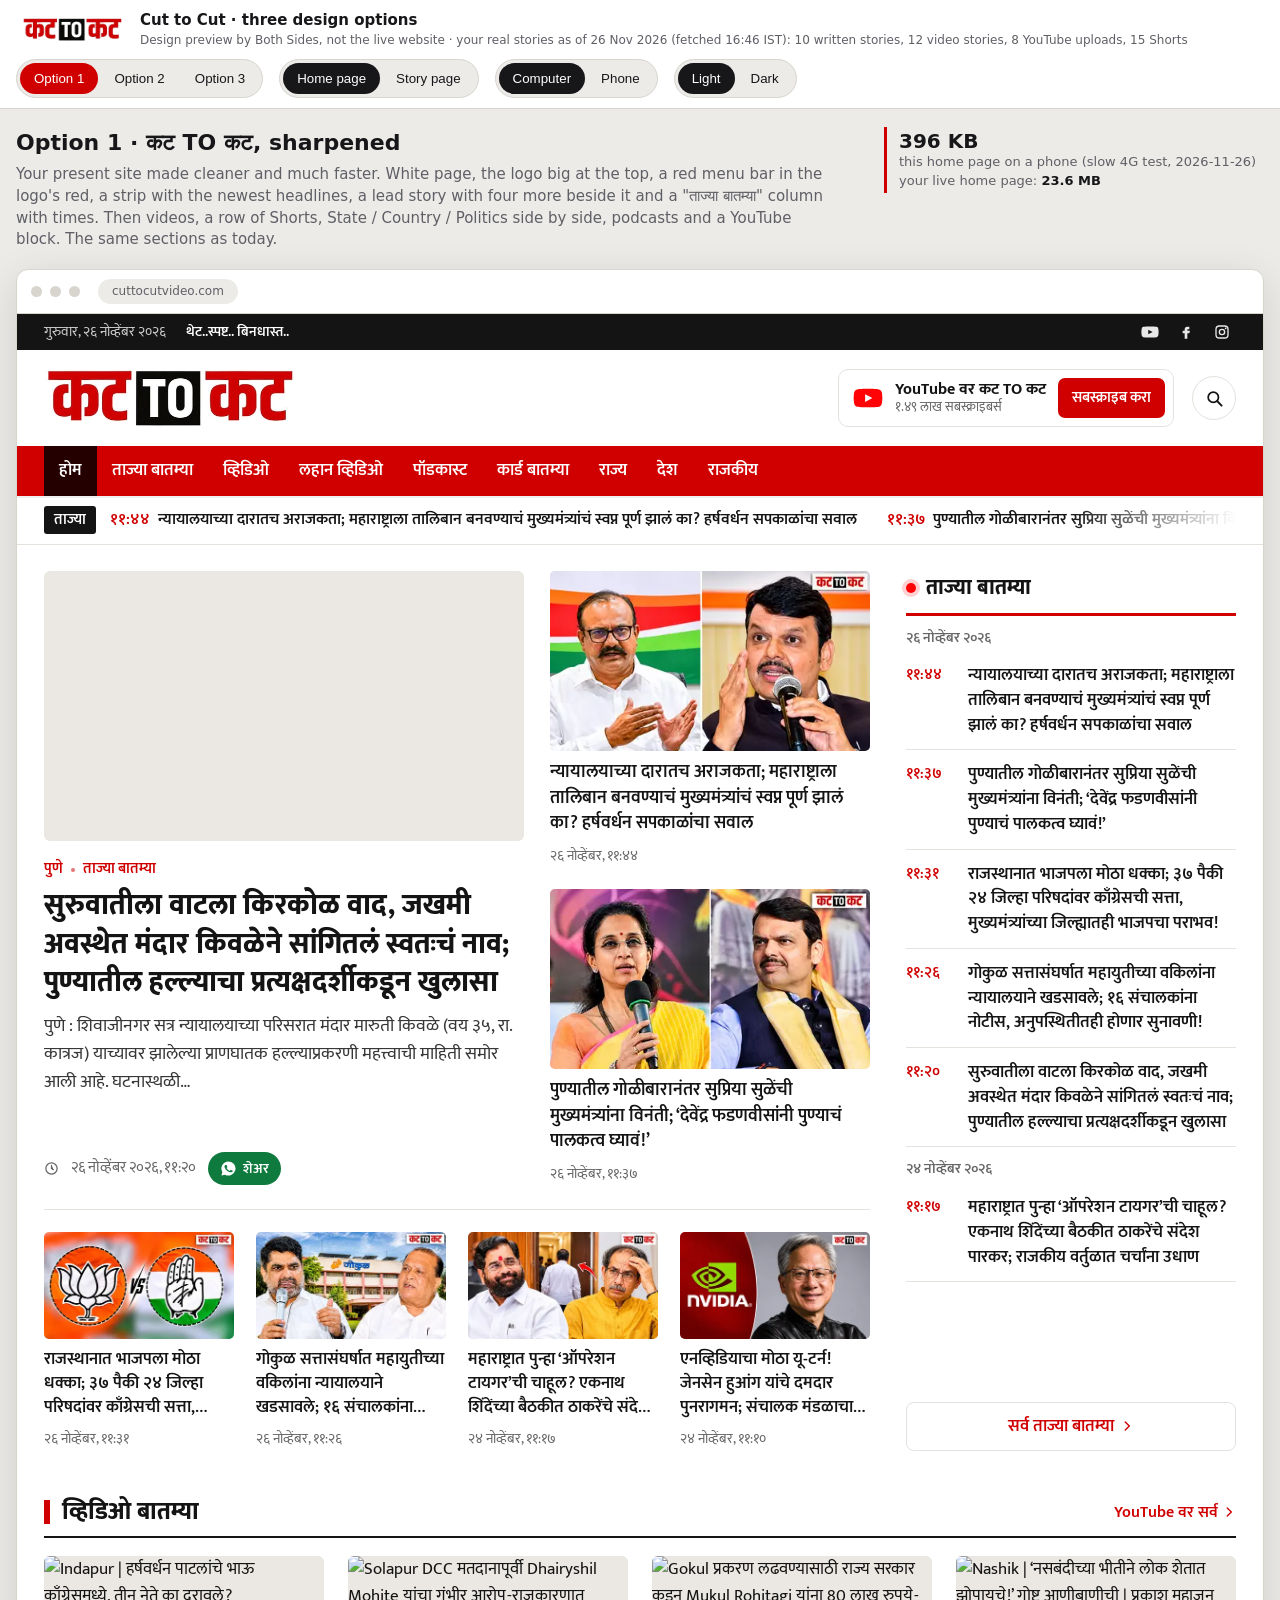
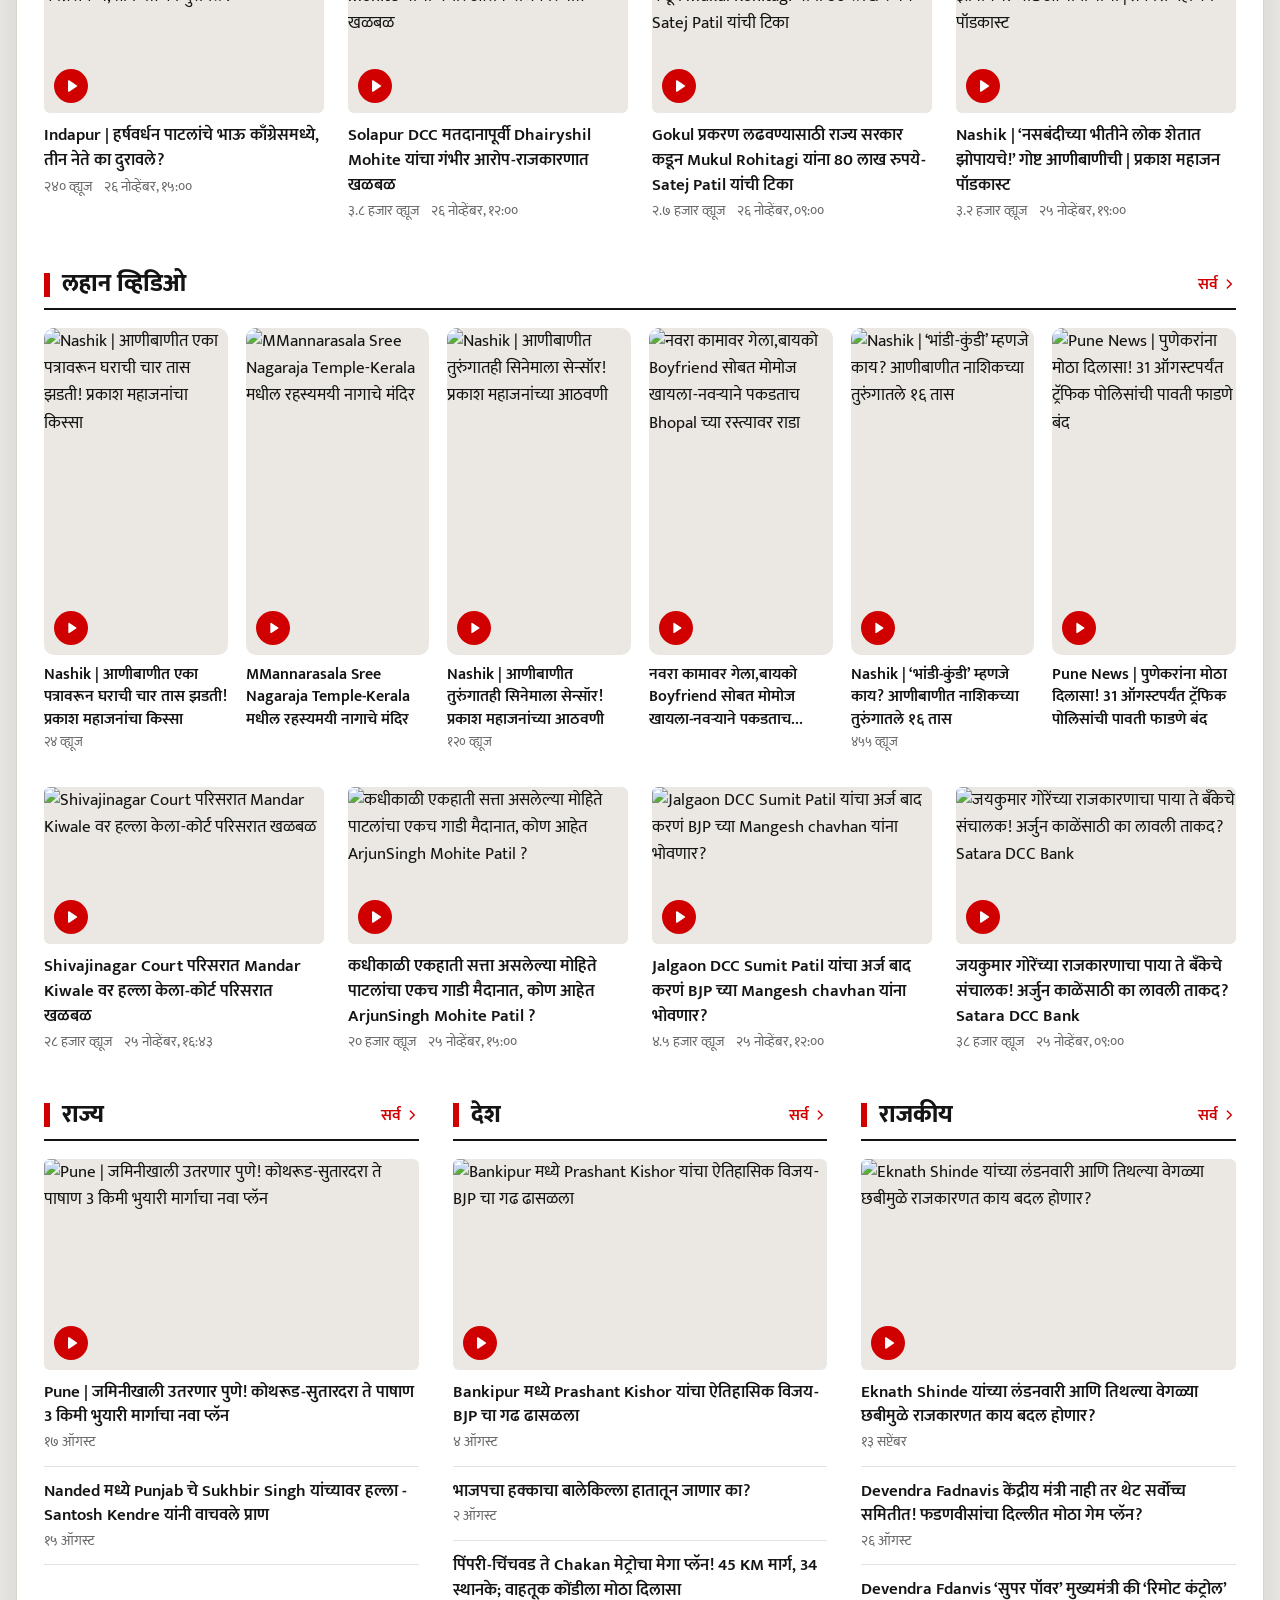
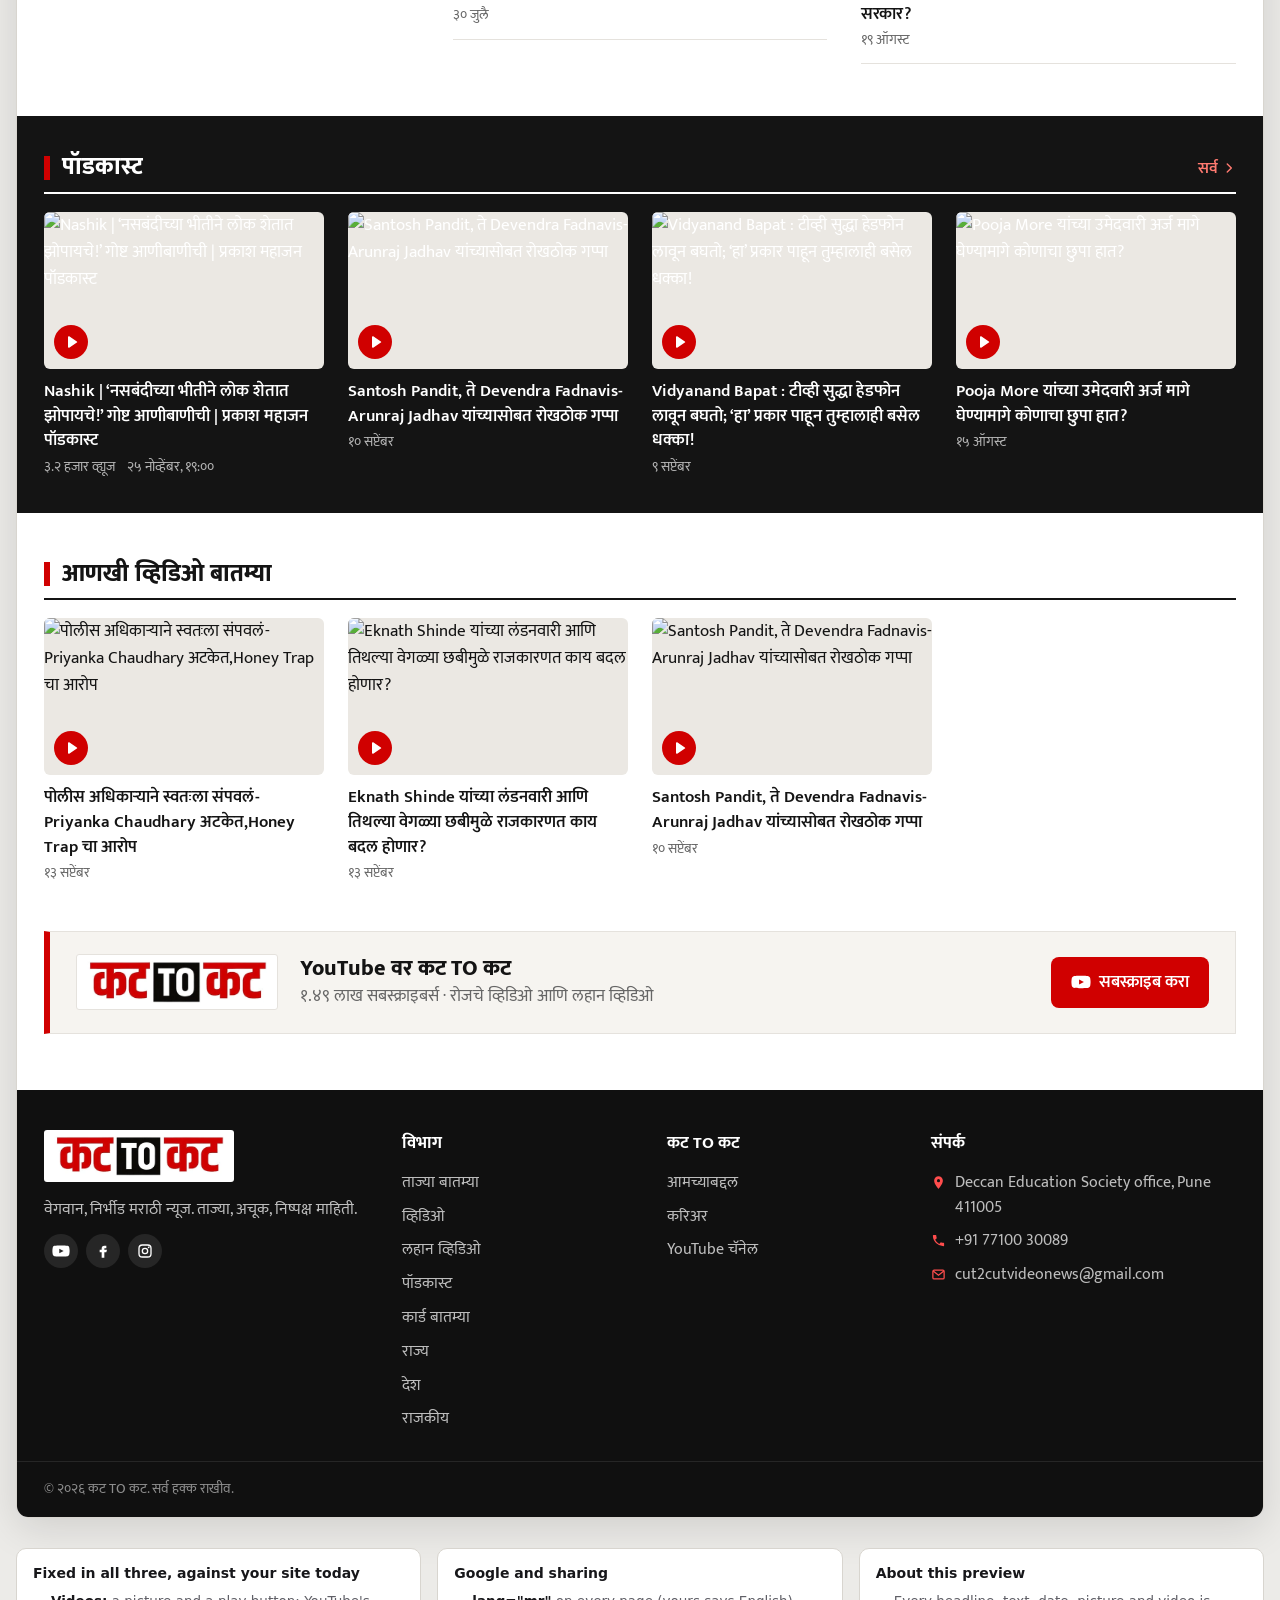
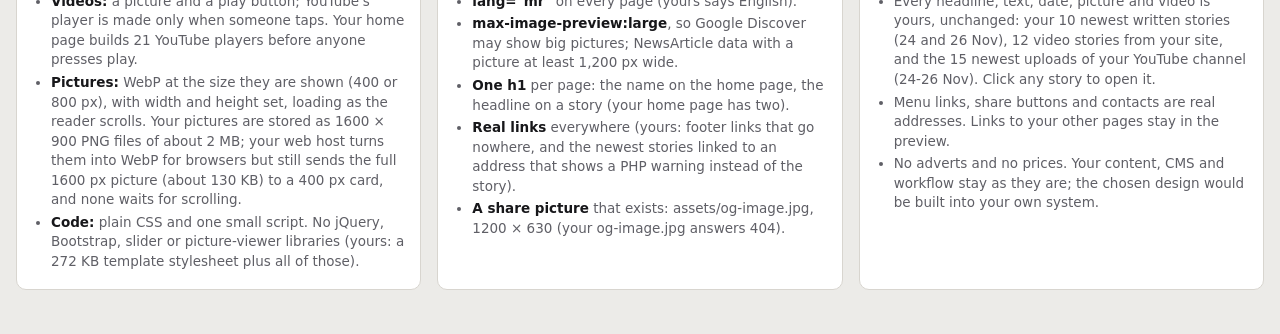
<file: demo/cut-to-cut/index.html>
<!doctype html>
<html lang="en">
<head>
<meta charset="utf-8">
<meta name="viewport" content="width=device-width, initial-scale=1">
<meta name="robots" content="noindex, nofollow">
<title>Cut to Cut Designs</title>
<style>
:root{--bg:#ecebe8;--panel:#fff;--ink:#17171a;--muted:#5f5f66;--line:#d8d5cf;--acc:#d00000}
@media (prefers-color-scheme:dark){:root:not([data-theme="light"]){--bg:#17171a;--panel:#222226;--ink:#ececf0;--muted:#a3a3ad;--line:#36363d}}
:root[data-theme="dark"]{--bg:#17171a;--panel:#222226;--ink:#ececf0;--muted:#a3a3ad;--line:#36363d}
*{box-sizing:border-box}
body{margin:0;background:var(--bg);color:var(--ink);font:15px/1.45 "Segoe UI",system-ui,-apple-system,sans-serif}
.bar{position:sticky;top:0;z-index:10;background:var(--panel);border-bottom:1px solid var(--line);padding:10px 16px;display:flex;flex-wrap:wrap;gap:10px 16px;align-items:center}
.brand{display:flex;align-items:center;gap:12px;font-weight:700;margin-right:auto;min-width:0}
.brand img{width:112px;height:auto;background:#fff;border-radius:4px;padding:4px 6px;flex:none}
.brand small{display:block;font-weight:400;color:var(--muted);font-size:12px}
.seg{display:inline-flex;border:1px solid var(--line);border-radius:999px;padding:3px;gap:2px;background:var(--bg)}
.seg button{border:0;background:transparent;color:var(--ink);font:600 13px/1 inherit;padding:8px 14px;border-radius:999px;cursor:pointer;white-space:nowrap}
.seg button[aria-pressed="true"]{background:var(--ink);color:var(--panel)}
.seg.opt button[aria-pressed="true"]{background:var(--acc);color:#fff}
.info{max-width:1320px;margin:18px auto 0;padding:0 16px;display:grid;grid-template-columns:minmax(0,1fr) 380px;gap:10px 28px;align-items:start}
.info h1{margin:0;font-size:22px}
.info p{margin:5px 0 0;color:var(--muted);max-width:820px}
.weight{font-size:13px;border-left:3px solid var(--acc);padding:2px 0 2px 12px;color:var(--muted)}
.weight:empty{display:none}
.weight b{color:var(--ink);font-size:20px;display:block;line-height:1.2}
.weight span{display:block}
.stage{padding:18px 16px 30px}
.desk{max-width:1320px;margin:0 auto;background:var(--panel);border:1px solid var(--line);border-radius:12px;overflow:hidden;box-shadow:0 10px 40px rgba(0,0,0,.12)}
.chrome{display:flex;align-items:center;gap:8px;padding:9px 14px;border-bottom:1px solid var(--line);font-size:12px;color:var(--muted)}
.chrome i{width:11px;height:11px;border-radius:50%;background:var(--line);display:inline-block}
.chrome span{margin-left:10px;background:var(--bg);border-radius:999px;padding:4px 14px;white-space:nowrap;overflow:hidden;text-overflow:ellipsis;max-width:70%}
.desk iframe{display:block;width:100%;height:900px;border:0;background:#fff}
.phone{width:414px;margin:0 auto;background:#0d0d0f;border-radius:52px;padding:12px;box-shadow:0 20px 50px rgba(0,0,0,.3)}
.phone iframe{display:block;width:390px;height:800px;border:0;border-radius:40px;background:#fff}
.notes{max-width:1320px;margin:0 auto;padding:0 16px 44px;display:grid;grid-template-columns:repeat(auto-fit,minmax(300px,1fr));gap:16px}
.notes section{background:var(--panel);border:1px solid var(--line);border-radius:10px;padding:14px 16px;font-size:13.5px;color:var(--muted)}
.notes h2{font-size:14px;margin:0 0 8px;color:var(--ink)}
.notes ul{margin:0;padding-left:18px}.notes li{margin:3px 0}
.notes b{color:var(--ink)}
.filenote{display:none;max-width:1320px;margin:10px auto 0;padding:0 16px;font-size:13px;color:var(--muted)}
.filenote span{display:inline-block;background:var(--panel);border:1px dashed var(--line);border-radius:8px;padding:6px 10px}
@media (max-width:760px){.info{grid-template-columns:1fr}.phone{width:100%;max-width:414px;border-radius:40px;padding:8px}.phone iframe{width:100%;border-radius:32px}.bar{position:static}.brand{width:100%}}
</style>
</head>
<body>
<div class="bar">
  <div class="brand"><img alt="कट TO कट" src="assets/logo.webp" width="112" height="26"><div>Cut to Cut · three design options<small id="when"></small></div></div>
  <div class="seg opt" id="opt"></div>
  <div class="seg" id="view"><button data-v="home">Home page</button><button data-v="story">Story page</button></div>
  <div class="seg" id="width"><button data-w="desk">Computer</button><button data-w="phone">Phone</button></div>
  <div class="seg" id="mode" title="Every option has a light and a dark page; each opens in its own default"><button data-m="light">Light</button><button data-m="dark">Dark</button></div>
</div>
<div class="info"><div><h1 id="oname"></h1><p id="oidea"></p></div><div class="weight" id="weight"></div></div>
<div class="filenote" id="filenote"><span>Opened from the disk: a tapped video opens on YouTube in a new tab. On a web address (your site, or a local preview) it plays inside the page.</span></div>
<div class="stage" id="stage"></div>
<div class="notes" id="notes"></div>

<script>
const D = {"today": "2026-11-26", "fetched": "2026-11-26T16:46:20+05:30", "subs": "१.४९ लाख", "items": [{"id": "t1", "k": "text", "slug": "harshvardhan-sapkal-slams-devendra-fadnavis-over-pune-court-firing-raigad", "t": "न्यायालयाच्या दारातच अराजकता; महाराष्ट्राला तालिबान बनवण्याचं मुख्यमंत्र्यांचं स्वप्न पूर्ण झालं का? हर्षवर्धन सपकाळांचा सवाल", "d": "2026-11-26", "tm": "11:44", "u": "https://cuttocutvideo.com/text-news/harshvardhan-sapkal-slams-devendra-fadnavis-over-pune-court-firing-raigad", "sec": "ताज्या बातम्या", "img": {"s": "assets/pics/harshvardhan-sapkal-slams-devendra-fadnavis-over-400.webp", "m": "assets/pics/harshvardhan-sapkal-slams-devendra-fadnavis-over-800.webp"}, "o": "https://cuttocutvideo.com/assets/img/uploads/text-news-images/harshvardhan-sapkal-slams-devendra-fadnavis-over-pune-court-firing-raigad.png", "b": [{"t": "p", "x": "रायगड : पुण्यातील शिवाजीनगर न्यायालयाबाहेर झालेल्या गोळीबार आणि प्राणघातक हल्ल्याच्या घटनेवरून काँग्रेसचे प्रदेशाध्यक्ष हर्षवर्धन सपकाळ यांनी मुख्यमंत्री देवेंद्र फडणवीस यांच्यावर जोरदार टीका केली आहे. न्यायालयाच्या परिसरातच अशी घटना घडल्याने राज्यातील कायदा आणि सुव्यवस्थेवर त्यांनी प्रश्न उपस्थित केला आहे. रायगड जिल्ह्याच्या दौऱ्यावर असताना सपकाळ यांनी राज्य सरकारच्या कारभारावर निशाणा साधला."}, {"t": "p", "x": "पुण्यातील हल्ल्यामागे टोळीयुद्धाची पार्श्वभूमी असल्याचा प्राथमिक अंदाज व्यक्त करण्यात आला आहे. या घटनेवरून गृहखात्याची जबाबदारी सांभाळणाऱ्या मुख्यमंत्री देवेंद्र फडणवीस यांना सपकाळ यांनी लक्ष्य केले."}, {"t": "h", "x": "एकनाथ शिंदेंच्या संविधान वाचन दौऱ्यावरही निशाणा"}, {"t": "p", "x": "उपमुख्यमंत्री एकनाथ शिंदे यांच्या संविधान वाचन दौऱ्यावर सपकाळ यांनी टीका केली. पक्षाशी प्रतारणा केल्याचा आरोप करत संविधानाबाबत शिंदे यांच्या भूमिकेवर त्यांनी प्रश्नचिन्ह उपस्थित केले. शिंदेंच्या शिवसेनेची कृती आणि भूमिका यांच्यात विरोधाभास असल्याचे मतही त्यांनी व्यक्त केले."}, {"t": "h", "x": "महाराष्ट्रात पक्ष पळवणारी टोळी सक्रिय असल्याचा आरोप"}, {"t": "p", "x": "शिवसेनेच्या पक्ष आणि निवडणूक चिन्हासंदर्भातील न्यायालयीन लढाईवर प्रतिक्रिया देताना सपकाळ यांनी केंद्र सरकारवरही टीका केली. उद्धव ठाकरे आणि शरद पवार यांच्याकडेच मूळ पक्षांचे नेतृत्व असल्याची भूमिका त्यांनी मांडली."}, {"t": "h", "x": "शरद पवारांची राष्ट्रवादी एनडीएसोबत जाणार?"}, {"t": "p", "x": "शरद पवार यांच्या राष्ट्रवादी काँग्रेसकडून केंद्रात आणि राज्यात एनडीएला सहकार्य केले जाण्याच्या चर्चेवरही सपकाळ यांनी भाष्य केले. मतदारसंघ पुनर्रचनेसंदर्भातील विधेयकाला काँग्रेसचा विरोध असल्याचे त्यांनी स्पष्ट केले."}, {"t": "p", "x": "शरद पवार यांच्या राष्ट्रवादीसह इंडिया आघाडीतील कोणताही पक्ष या विधेयकाला सहकार्य करणार नाही, असा विश्वास त्यांनी व्यक्त केला. त्याविरोधात काँग्रेसचे प्रयत्न सुरू असल्याचेही सपकाळ यांनी सांगितले."}, {"t": "p", "x": "सपकाळ यांच्या आरोपांवर संबंधित नेत्यांची प्रतिक्रिया मूळ वृत्तात देण्यात आलेली नाही."}]}, {"id": "t2", "k": "text", "slug": "supriya-sule-demands-devendra-fadnavis-take-charge-of-pune-after-court-attack", "t": "पुण्यातील गोळीबारानंतर सुप्रिया सुळेंची मुख्यमंत्र्यांना विनंती; ‘देवेंद्र फडणवीसांनी पुण्याचं पालकत्व घ्यावं!’", "d": "2026-11-26", "tm": "11:37", "u": "https://cuttocutvideo.com/text-news/supriya-sule-demands-devendra-fadnavis-take-charge-of-pune-after-court-attack", "sec": "ताज्या बातम्या", "img": {"s": "assets/pics/supriya-sule-demands-devendra-fadnavis-take-400.webp", "m": "assets/pics/supriya-sule-demands-devendra-fadnavis-take-800.webp"}, "o": "https://cuttocutvideo.com/assets/img/uploads/text-news-images/supriya-sule-demands-devendra-fadnavis-take-charge-of-pune-after-court-attack.png", "b": [{"t": "p", "x": "पुणे : शिवाजीनगर न्यायालयाबाहेर झालेल्या गोळीबार आणि प्राणघातक हल्ल्याच्या घटनेनंतर पुण्यातील कायदा आणि सुव्यवस्थेचा प्रश्न ऐरणीवर आला आहे. या घटनेवर राष्ट्रवादी काँग्रेस शरदचंद्र पवार पक्षाच्या खासदार सुप्रिया सुळे यांनी चिंता व्यक्त केली आहे. मुख्यमंत्री देवेंद्र फडणवीस यांनी पुण्याचे पालकत्व स्वीकारून शहरातील गुन्हेगारी रोखण्यासाठी प्रयत्न करावेत, अशी विनंती त्यांनी केली आहे."}, {"t": "h", "x": "पुण्यातील गुन्हेगारीवर सुप्रिया सुळेंची चिंता"}, {"t": "p", "x": "शिक्षणाचे माहेरघर आणि सुरक्षित शहर म्हणून पुण्याची ओळख असल्याचे सांगत सुळे यांनी गुन्हेगारीच्या परिस्थितीवर प्रश्न उपस्थित केले. गृहविषयक समितीमध्ये काम करत असल्यापासून आपण मुख्यमंत्र्यांकडे हा विषय सातत्याने मांडत असल्याचे त्यांनी सांगितले. गुन्हेगारीच्या बाबतीत महाराष्ट्र पहिल्या, तर पुणे देशात चौथ्या क्रमांकावर असल्याचा दावाही त्यांनी केला."}, {"t": "p", "x": "ही परिस्थिती राज्याच्या आणि देशाच्या हिताची नसल्याचे मत सुळे यांनी व्यक्त केले."}, {"t": "h", "x": "पोलिसांच्या कार्यक्षमतेवर उपस्थित केला प्रश्न"}, {"t": "p", "x": "महाराष्ट्र पोलिसांच्या कामगिरीचा अभिमान असल्याचे सांगतानाच पुण्यातील गुन्हेगारी नियंत्रणाबाबत सुळे यांनी प्रश्न उपस्थित केला. लोकप्रतिनिधी म्हणून मुख्यमंत्र्यांनी स्वतः लक्ष घालावे, अशी अपेक्षा त्यांनी व्यक्त केली."}, {"t": "h", "x": "शिवाजीनगर न्यायालयाबाहेर नेमकं काय घडलं?"}, {"t": "p", "x": "बुधवारी, २५ नोव्हेंबर रोजी न्यायालयाबाहेर कात्रज येथील मंदार किवळे याच्यावर हल्ला झाला. या घटनेमुळे परिसरात भीतीचे वातावरण निर्माण झाले. गंभीर जखमी झालेल्या किवळे याला उपचारांसाठी ससून रुग्णालयात दाखल करण्यात आले होते."}, {"t": "h", "x": "पुणे पोलिसांची कारवाई; पाच आरोपींना अटक"}, {"t": "p", "x": "पुणे गुन्हे शाखेने घटनेनंतर पाच आरोपींना ताब्यात घेतले. हल्ल्याचा कट रचल्याचा आरोप असलेल्या अक्षय चव्हाण आणि अमोल चव्हाण यांना पुण्यातून, तर अन्य तीन संशयितांना दौंड परिसरातून अटक करण्यात आली."}, {"t": "p", "x": "या घटनेच्या पार्श्वभूमीवर पुण्यातील नागरिकांच्या सुरक्षिततेचा मुद्दा उपस्थित करत सुप्रिया सुळे यांनी मुख्यमंत्र्यांकडे केलेल्या विनंतीला राजकीय महत्त्व प्राप्त झाले आहे."}]}, {"id": "t3", "k": "text", "slug": "rajasthan-zila-parishad-election-results-2026-congress-wins-24-bjp-10", "t": "राजस्थानात भाजपला मोठा धक्का; ३७ पैकी २४ जिल्हा परिषदांवर काँग्रेसची सत्ता, मुख्यमंत्र्यांच्या जिल्ह्यातही भाजपचा पराभव!", "d": "2026-11-26", "tm": "11:31", "u": "https://cuttocutvideo.com/text-news/rajasthan-zila-parishad-election-results-2026-congress-wins-24-bjp-10", "sec": "ताज्या बातम्या", "img": {"s": "assets/pics/rajasthan-zila-parishad-election-results-2026-400.webp", "m": "assets/pics/rajasthan-zila-parishad-election-results-2026-800.webp"}, "o": "https://cuttocutvideo.com/assets/img/uploads/text-news-images/rajasthan-zila-parishad-election-results-2026-congress-wins-24-bjp-10.png", "b": [{"t": "p", "x": "जयपूर : राजस्थानमध्ये सत्ताधारी भारतीय जनता पक्षाला जिल्हा परिषद अध्यक्षपदाच्या निवडणुकीत मोठा धक्का बसला आहे. राज्यातील ३७ जिल्हा परिषदांपैकी तब्बल २४ जिल्हा परिषदांमध्ये काँग्रेसचे अध्यक्ष निवडून आले आहेत. भाजपला केवळ १० जिल्हा परिषदांमध्ये अध्यक्षपद मिळवण्यात यश आले आहे. विशेष म्हणजे मुख्यमंत्री भजनलाल शर्मा यांच्या भरतपूर जिल्ह्यातही काँग्रेसने भाजपचा पराभव केला आहे."}, {"t": "p", "x": "राजस्थानमध्ये भाजपची सत्ता असताना जिल्हा परिषद अध्यक्षपदाच्या निवडणुकीत काँग्रेसने मिळवलेले यश राजकीयदृष्ट्या महत्त्वाचे मानले जात आहे. काही ठिकाणी भाजपकडे बहुमत असूनही पक्षाला अध्यक्षपद मिळवता आलेले नाही."}, {"t": "h", "x": "मुख्यमंत्र्यांच्या भरतपूर जिल्ह्यात काँग्रेसचा विजय"}, {"t": "p", "x": "मुख्यमंत्री भजनलाल शर्मा यांचा गृहजिल्हा असलेल्या भरतपूरमध्ये काँग्रेसच्या रेणू बाला अध्यक्षपदी विजयी झाल्या. त्यांना १७ मते मिळाली, तर भाजपला १४ मतांवर समाधान मानावे लागले. मुख्यमंत्र्यांच्या जिल्ह्यातील या निकालामुळे निवडणुकीला विशेष राजकीय महत्त्व प्राप्त झाले आहे."}, {"t": "h", "x": "राजस्थान जिल्हा परिषद अध्यक्षपदाचे पक्षनिहाय निकाल"}, {"t": "h", "x": "बहुमत असूनही ब्यावरमध्ये भाजपचा पराभव"}, {"t": "p", "x": "ब्यावर जिल्हा परिषदेत २७ पैकी १४ सदस्य भाजपचे होते. मात्र, पक्षांतर्गत क्रॉस व्होटिंगचा फायदा काँग्रेसच्या ममता गुर्जर यांना झाला. बहुमताचे गणित भाजपच्या बाजूने असतानाही काँग्रेसने अध्यक्षपद मिळवले."}, {"t": "h", "x": "डीडवानामध्ये चिठ्ठीने ठरला अध्यक्ष"}, {"t": "p", "x": "डीडवाना जिल्हा परिषदेत दोन्ही प्रमुख पक्षांच्या उमेदवारांना समान मते पडली. अखेर चिठ्ठीद्वारे अध्यक्षपदाचा निर्णय घेण्यात आला. त्यामध्ये भाजपला यश मिळाले."}, {"t": "h", "x": "तीन जिल्ह्यांत काँग्रेसची बिनविरोध निवड"}, {"t": "p", "x": "दौसा, सवाई माधवपूर आणि जैसलमेर या तीन जिल्ह्यांमध्ये काँग्रेसने बिनविरोध अध्यक्षपद मिळवले. जैसलमेरमध्ये अवघ्या २१ वर्षांच्या संतोष कुमारी यांची अध्यक्षपदी निवड झाली आहे."}, {"t": "h", "x": "अशोक गेहलोत यांची भाजपवर टीका"}, {"t": "p", "x": "माजी मुख्यमंत्री अशोक गेहलोत यांनी या निकालातून जनतेची नाराजी दिसत असल्याचा दावा केला. सत्ताधारी पक्षाने निकाल स्वीकारून त्यावर प्रतिक्रिया द्यावी, अशी अपेक्षा त्यांनी व्यक्त केली. दिलेल्या वृत्तानुसार, भाजपच्या वरिष्ठ नेत्यांची अधिकृत प्रतिक्रिया त्यावेळी समोर आली नव्हती."}, {"t": "p", "x": "जिल्हा परिषद अध्यक्षपदांच्या निकालामुळे राजस्थानमधील स्थानिक राजकीय समीकरणांमध्ये काँग्रेसला आघाडी मिळाली आहे. मात्र, या निकालांचा आगामी विधानसभा निवडणुकीवर नेमका काय परिणाम होईल, हे पाहणे महत्त्वाचे ठरणार आहे."}]}, {"id": "t4", "k": "text", "slug": "gokul-chairman-election-2026-high-court-hearing-mahayuti-satej-patil", "t": "गोकुळ सत्तासंघर्षात महायुतीच्या वकिलांना न्यायालयाने खडसावले; १६ संचालकांना नोटीस, अनुपस्थितीतही होणार सुनावणी!", "d": "2026-11-26", "tm": "11:26", "u": "https://cuttocutvideo.com/text-news/gokul-chairman-election-2026-high-court-hearing-mahayuti-satej-patil", "sec": "ताज्या बातम्या", "img": {"s": "assets/pics/gokul-chairman-election-2026-high-court-400.webp", "m": "assets/pics/gokul-chairman-election-2026-high-court-800.webp"}, "o": "https://cuttocutvideo.com/assets/img/uploads/text-news-images/gokul-chairman-election-2026-high-court-hearing-mahayuti-satej-patil.png", "b": [{"t": "p", "x": "कोल्हापूर : गोकुळ दूध संघाच्या अध्यक्षपदावरून सुरू असलेल्या सत्तासंघर्षात महत्त्वाची घडामोड घडली आहे. चार शासननियुक्त संचालकांच्या मतदान अधिकाराला आव्हान देणाऱ्या याचिकेवर मुंबई उच्च न्यायालयाच्या कोल्हापूर सर्किट बेंचमध्ये २५ नोव्हेंबर रोजी सुनावणी झाली. महायुतीच्या वकिलांनी काही संचालकांना नोटीस मिळाली नसल्याचे सांगितल्यानंतर न्यायालयाने विलंबाच्या मुद्द्यावरून नाराजी व्यक्त केली. समविचारी आघाडीला मूळ याचिकेत दुरुस्ती करण्याची परवानगी मिळाली असून पुढील सुनावणी ३ डिसेंबरला होणार आहे."}, {"t": "h", "x": "महायुतीच्या वकिलांना न्यायालयाचा सवाल"}, {"t": "p", "x": "काही संचालकांना न्यायालयीन नोटीस मिळाली नसल्याचा मुद्दा महायुतीच्या वकिलांनी उपस्थित केला. त्यावर न्यायालयाने हा सुनावणी लांबवण्याचा प्रयत्न आहे का, असा सवाल केला."}, {"t": "p", "x": "महायुतीचे १२ निर्वाचित आणि चार शासननियुक्त अशा सर्व १६ संचालकांना उपलब्ध माध्यमांतून नोटीस बजावण्याचे निर्देश न्यायालयाने गोकुळ प्रशासनाला दिले आहेत. नोटीस बजावल्यानंतरही संबंधित संचालक उपस्थित राहिले नाहीत, तर त्यांच्या अनुपस्थितीत सुनावणी पुढे नेली जाईल, असेही न्यायालयाने स्पष्ट केले."}, {"t": "h", "x": "समविचारी आघाडीला याचिकेत दुरुस्ती करण्याची परवानगी"}, {"t": "p", "x": "सतेज पाटील यांच्या नेतृत्वाखालील समविचारी आघाडीने अध्यक्ष निवडीसह नंतरच्या घडामोडी न्यायालयाच्या अभिलेखावर आणण्याची विनंती केली होती. महायुतीने त्यास विरोध केला. मात्र, न्यायालयाने याचिकेत बदल करण्यास अनुमती दिली. संबंधित घडामोडी अंतिम न्यायालयीन निकालाच्या अधीन राहतील, असेही स्पष्ट केले."}, {"t": "h", "x": "गोकुळमध्ये नेमकं सत्तेचं गणित कसं बदललं?"}, {"t": "p", "x": "गोकुळच्या संचालक मंडळासाठी १८ ऑक्टोबरला मतदान झाले. दुसऱ्या दिवशी जाहीर झालेल्या निकालात समविचारी आघाडीने १३, तर महायुतीने १२ जागा जिंकल्या. अध्यक्ष निवडीसाठी आवश्यक गणपूर्ती कोणत्याही एका आघाडीकडे नव्हती. त्यानंतर शासनाने चार संचालक नियुक्त करून त्यांना मतदानाचा अधिकार दिला."}, {"t": "h", "x": "चार शासननियुक्त संचालकांची मते निर्णायक"}, {"t": "p", "x": "१० नोव्हेंबरला निवडणूक निर्णय अधिकारी मोसमी चौगुले यांच्या अध्यक्षतेखाली अध्यक्षपदासाठी मतदान झाले. समविचारी आघाडीचे शशिकांत पाटील-चुयेकर यांच्याविरुद्ध महायुतीचे माजी आमदार राजेश पाटील विजयी झाले."}, {"t": "p", "x": "चारही शासननियुक्त संचालकांनी राजेश पाटील यांना मतदान केल्याने त्यांना १६, तर प्रतिस्पर्धी उमेदवाराला १३ मते मिळाली."}, {"t": "h", "x": "आता ३ डिसेंबरच्या सुनावणीकडे लक्ष"}, {"t": "p", "x": "शासनाच्या अध्यादेशाची वैधता आणि नियुक्त संचालकांचा मतदान अधिकार याबाबत अंतिम निर्णय अद्याप झालेला नाही. राजेश पाटील यांची अध्यक्षपदी झालेली निवडही न्यायालयीन निकालाच्या अधीन असल्याने आगामी सुनावणीला विशेष महत्त्व प्राप्त झाले आहे."}]}, {"id": "t5", "k": "text", "slug": "pune-shivajinagar-court-mandar-kiwale-attack-eyewitness-accused-names", "t": "सुरुवातीला वाटला किरकोळ वाद, जखमी अवस्थेत मंदार किवळेने सांगितलं स्वतःचं नाव; पुण्यातील हल्ल्याचा प्रत्यक्षदर्शीकडून खुलासा", "d": "2026-11-26", "tm": "11:20", "u": "https://cuttocutvideo.com/text-news/pune-shivajinagar-court-mandar-kiwale-attack-eyewitness-accused-names", "sec": "ताज्या बातम्या", "img": {"s": "assets/pics/pune-shivajinagar-court-mandar-kiwale-attack-400.webp", "m": "assets/pics/pune-shivajinagar-court-mandar-kiwale-attack-800.webp"}, "o": "https://cuttocutvideo.com/assets/img/uploads/text-news-images/pune-shivajinagar-court-mandar-kiwale-attack-eyewitness-accused-names.png", "b": [{"t": "d", "x": "पुण्यात कोर्टाबाहेर मंदार किवळेवर हल्ला; सुरुवातीला किरकोळ भांडण वाटलं, प्रत्यक्षदर्शीने सांगितला घटनाक्रम"}, {"t": "p", "x": "पुणे : शिवाजीनगर सत्र न्यायालयाच्या परिसरात मंदार मारुती किवळे (वय ३५, रा. कात्रज) याच्यावर झालेल्या प्राणघातक हल्ल्याप्रकरणी महत्त्वाची माहिती समोर आली आहे. घटनास्थळी उपस्थित असलेल्या एका प्रत्यक्षदर्शीने या घटनेचा अनुभव सांगितला आहे. सुरुवातीला किरकोळ भांडण सुरू असल्याचे वाटल्याने त्याकडे फारसे लक्ष दिले नाही. मात्र, परिस्थितीचे गांभीर्य लक्षात आल्यानंतर नागरिकांनी जखमी मंदारला मदत करण्याचा प्रयत्न केला."}, {"t": "p", "x": "पुण्यातील शिवाजीनगर न्यायालय परिसरात २५ नोव्हेंबर रोजी ही घटना घडली. सहा जणांच्या टोळक्याने मंदार किवळे याच्यावर प्राणघातक हल्ला केल्याची माहिती पोलिसांनी दिली आहे. या प्रकरणातील संशयितांची नावेदेखील समोर आली असून त्यामध्ये एका अल्पवयीन मुलाचाही समावेश आहे."}, {"t": "h", "x": "सुरुवातीला वाटलं किरकोळ भांडण"}, {"t": "p", "x": "प्रत्यक्षदर्शीने दिलेल्या माहितीनुसार, सुरुवातीला रस्त्यावर झटापट सुरू असल्याचे दिसले. एखाद्या पंक्चर व्यावसायिकासोबत कोणाचा वाद झाला असावा, असे त्यांना वाटले होते. मात्र, हा साधारण वाद नसून एका व्यक्तीवर गंभीर स्वरूपाचा हल्ला होत असल्याचे काही वेळानंतर त्यांच्या लक्षात आले."}, {"t": "p", "x": "या घटनेमुळे उपस्थित नागरिकांमध्ये घबराट निर्माण झाली. हल्ल्यात गंभीर जखमी झालेल्या मंदार किवळेला मदत करण्यासाठी काही नागरिक पुढे आले."}, {"t": "h", "x": "जखमी मंदारने सांगितले स्वतःचे नाव"}, {"t": "p", "x": "घटनास्थळी उपस्थित असलेल्या नागरिकांनी मंदारच्या कुटुंबीयांशी संपर्क साधण्याचा प्रयत्न केला. त्यासाठी त्यांनी मंदारकडे त्याच्या घरच्यांचा मोबाईल क्रमांक मागितला. मात्र, गंभीर दुखापतीमुळे त्याला व्यवस्थित बोलता येत नव्हते."}, {"t": "p", "x": "नागरिकांनी नाव विचारल्यानंतर त्याने आपण मंदार किवळे असून कात्रज परिसरात राहत असल्याचे सांगितले, अशी माहिती प्रत्यक्षदर्शीने दिली."}, {"t": "p", "x": "आपत्कालीन मदत मिळेपर्यंत त्याच्या कुटुंबीयांना घटनेची माहिती देण्याचा नागरिकांचा प्रयत्न होता. घटनास्थळी अनेक नागरिक उपस्थित होते. काही जण घटनेचे चित्रीकरण करत असल्याचेही प्रत्यक्षदर्शीने सांगितले."}, {"t": "h", "x": "किवळे हल्ला प्रकरणातील संशयितांची नावे समोर"}, {"t": "p", "x": "या प्रकरणात पुढील संशयितांची नावे समोर आली आहेत."}, {"t": "p", "x": "न्यायालयाच्या परिसरात घडलेल्या या गंभीर घटनेतील प्रत्यक्षदर्शींची माहिती महत्त्वाची ठरणार आहे."}]}, {"id": "t6", "k": "text", "slug": "operation-tiger-sandesh-parkar-eknath-shinde-mumbai-meeting-shivsena-ubt", "t": "महाराष्ट्रात पुन्हा ‘ऑपरेशन टायगर’ची चाहूल? एकनाथ शिंदेंच्या बैठकीत ठाकरेंचे संदेश पारकर; राजकीय वर्तुळात चर्चांना उधाण", "d": "2026-11-24", "tm": "11:17", "u": "https://cuttocutvideo.com/text-news/operation-tiger-sandesh-parkar-eknath-shinde-mumbai-meeting-shivsena-ubt", "sec": "ताज्या बातम्या", "img": {"s": "assets/pics/operation-tiger-sandesh-parkar-eknath-shinde-400.webp", "m": "assets/pics/operation-tiger-sandesh-parkar-eknath-shinde-800.webp"}, "o": "https://cuttocutvideo.com/assets/img/uploads/text-news-images/operation-tiger-sandesh-parkar-eknath-shinde-mumbai-meeting-shivsena-ubt.png", "b": [{"t": "p", "x": "मुंबई : उपमुख्यमंत्री एकनाथ शिंदे यांनी मुंबईत शिवसेनेच्या ६३ नगराध्यक्षांची विशेष बैठक आयोजित केली होती. या बैठकीला ठाकरे गटाचे सिंधुदुर्गमधील नगराध्यक्ष संदेश पारकर यांनीही हजेरी लावल्याने राजकीय चर्चांना सुरुवात झाली आहे. राज्यात राष्ट्रवादी काँग्रेसच्या विलिनीकरणाची चर्चा सुरू असतानाच शिवसेनेतील संभाव्य पक्षांतराचा मुद्दाही ऐरणीवर आला आहे."}, {"t": "h", "x": "शिंदेंच्या बैठकीत संदेश पारकरांची उपस्थिती"}, {"t": "p", "x": "सोमवारी मुंबईतील यशवंतराव चव्हाण सेंटरमध्ये झालेल्या बैठकीत नगराध्यक्षांच्या समस्या जाणून घेत शिंदे यांनी त्यांना मार्गदर्शन केले. मात्र, ठाकरे गटाच्या पारकरांची उपस्थिती या बैठकीतील सर्वाधिक चर्चेचा विषय ठरली. बैठक संपल्यानंतर पारकर तेथून निघून गेले. काही तासांनी त्यांच्या उपस्थितीची माहिती सार्वजनिक झाली."}, {"t": "h", "x": "जून महिन्यात ठाकरेंना बसला होता मोठा धक्का"}, {"t": "p", "x": "जून २०२६ मध्ये ठाकरे गटाच्या नऊ खासदारांपैकी सहा खासदार शिंदेंच्या शिवसेनेकडे गेल्याने राज्याच्या राजकारणात मोठी उलथापालथ झाली होती."}, {"t": "p", "x": "त्यामध्ये पुढील खासदारांचा समावेश होता."}, {"t": "p", "x": "या पार्श्वभूमीवर संदेश पारकर यांच्या उपस्थितीचे राजकीय अर्थ लावले जात आहेत."}, {"t": "p", "x": "ठाकरे गट काय भूमिका घेणार?"}, {"t": "p", "x": "पारकर यांची उपस्थिती स्थानिक विकासाच्या प्रश्नांपुरती मर्यादित होती की त्यामागे काही राजकीय घडामोडी आहेत, हे अद्याप स्पष्ट झालेले नाही. त्यांच्या पक्षप्रवेशाचीही अधिकृत घोषणा झालेली नाही. त्यामुळे पारकर स्वतः आणि ठाकरे गट यासंदर्भात कोणती भूमिका मांडणार, याकडे राजकीय वर्तुळाचे लक्ष लागले आहे."}]}, {"id": "t7", "k": "text", "slug": "nvidia-jensen-huang-reinstated-president-ceo-board-decision", "t": "एनव्हिडियाचा मोठा यू-टर्न! जेनसेन हुआंग यांचे दमदार पुनरागमन; संचालक मंडळाचा एकमताने निर्णय, पुन्हा सोपवली सीईओपदाची जबाबदारी", "d": "2026-11-24", "tm": "11:10", "u": "https://cuttocutvideo.com/text-news/nvidia-jensen-huang-reinstated-president-ceo-board-decision", "sec": "ताज्या बातम्या", "img": {"s": "assets/pics/nvidia-jensen-huang-reinstated-president-ceo-400.webp", "m": "assets/pics/nvidia-jensen-huang-reinstated-president-ceo-800.webp"}, "o": "https://cuttocutvideo.com/assets/img/uploads/text-news-images/nvidia-jensen-huang-reinstated-president-ceo-board-decision.png", "b": [{"t": "p", "x": "जागतिक तंत्रज्ञान क्षेत्रातील दिग्गज कंपनी एनव्हिडियाच्या नेतृत्वाबाबत मोठी घडामोड समोर आली आहे. कंपनीने जेनसेन हुआंग यांच्यासंदर्भातील आपल्या पूर्वीच्या निर्णयाचा फेरविचार करत त्यांच्याकडे पुन्हा अध्यक्ष आणि मुख्य कार्यकारी अधिकारी (सीईओ) पदाची जबाबदारी सोपवली आहे. कंपनीच्या संचालक मंडळाने एकमताने हा निर्णय घेतला असून, २३ नोव्हेंबर २०२६ रोजी त्याची घोषणा करण्यात आली. हुआंग यांना संचालक मंडळातही पुन्हा स्थान देण्यात आले आहे."}, {"t": "h", "x": "संचालक मंडळाचा एकमताने निर्णय"}, {"t": "p", "x": "हुआंग यांच्यासोबत अनेक बैठका आणि चर्चा केल्यानंतर संचालक मंडळाने त्यांच्या पुनर्नियुक्तीला मंजुरी दिली. कंपनीचे नेतृत्व करण्याच्या त्यांच्या क्षमतेवर मंडळाने विश्वास व्यक्त केला आहे. भागधारक, कर्मचारी, व्यावसायिक भागीदार आणि ग्राहकांचे हित विचारात घेऊन हा निर्णय घेण्यात आल्याचे संचालक मंडळाचे अध्यक्ष हार्वे सी. जोन्स यांनी स्पष्ट केले."}, {"t": "h", "x": "अमेरिकन सरकारकडूनही माहिती घेण्यात आली"}, {"t": "p", "x": "हुआंग यांची पुनर्नियुक्ती करण्यापूर्वी अमेरिकन सरकारमधील वरिष्ठ पातळीवरून मिळालेल्या माहितीचाही संचालक मंडळाने विचार केला. उपलब्ध माहितीच्या आधारे हुआंग यांच्या पुनरागमनामुळे राष्ट्रीय सुरक्षेला धोका निर्माण होणार नसल्याचा विश्वास मंडळाने व्यक्त केला आहे. हार्वे जोन्स हे मात्र संचालक मंडळाच्या अध्यक्षपदावर कायम राहणार आहेत."}, {"t": "h", "x": "जेनसेन हुआंग यांची भावनिक प्रतिक्रिया"}, {"t": "p", "x": "पुन्हा नेतृत्वाची संधी मिळाल्याबद्दल हुआंग यांनी आनंद व्यक्त केला. नव्या औद्योगिक क्रांतीच्या प्रारंभी एका महत्त्वाच्या तंत्रज्ञान कंपनीचे नेतृत्व करण्याची संधी मिळणे ही सन्मानाची बाब असल्याचे त्यांनी सांगितले. त्यांनी संचालक मंडळ, कर्मचारी, भागधारक, जगभरातील व्यावसायिक सहकारी आणि कुटुंबीयांप्रती कृतज्ञता व्यक्त केली."}, {"t": "h", "x": "कोलेट क्रेस यांच्या कामाचे कौतुक"}, {"t": "p", "x": "हुआंग यांच्या अनुपस्थितीत मुख्य वित्तीय अधिकारी कोलेट क्रेस यांनी प्रभारी सीईओ म्हणूनही काम पाहिले होते. संचालक मंडळाने त्यांच्या योगदानाची दखल घेतली आहे. हुआंग यांच्या पुनरागमनानंतर क्रेस मुख्य वित्तीय अधिकारी म्हणून आपली जबाबदारी पुढेही पार पाडणार आहेत."}, {"t": "h", "x": "स्वतंत्र समितीची चौकशी सुरूच राहणार"}, {"t": "p", "x": "दरम्यान, परदेशी गुप्तचर यंत्रणेच्या प्रयत्नांचे हुआंग लक्ष्य ठरल्यासंदर्भातील वृत्तांनंतर स्थापन करण्यात आलेल्या स्वतंत्र संचालकांच्या समितीची चौकशी सुरूच राहणार आहे. हुआंग यांनी या चौकशीला सहकार्य करण्याची भूमिका घेतली आहे. राष्ट्रीय सुरक्षा आणि निर्यात नियंत्रणासाठीही कंपनीने स्वतंत्र समिती स्थापन केली असून, नियमांच्या अनुपालनावर देखरेख ठेवण्यासाठी नवीन वरिष्ठ अधिकाऱ्याची नियुक्ती करण्याची प्रक्रिया सुरू केली आहे."}]}, {"id": "t8", "k": "text", "slug": "supriya-sule-slams-sharad-pawar-retirement-reports-ncp-nda-alliance", "t": "शरद पवार राजकारणातून निवृत्त होणार? सुप्रिया सुळे संतापल्या; राज्यसभेची अजून पाच वर्षे बाकी असल्याचा दाखला", "d": "2026-11-24", "tm": "11:07", "u": "https://cuttocutvideo.com/text-news/supriya-sule-slams-sharad-pawar-retirement-reports-ncp-nda-alliance", "sec": "ताज्या बातम्या", "img": {"s": "assets/pics/supriya-sule-slams-sharad-pawar-retirement-400.webp", "m": "assets/pics/supriya-sule-slams-sharad-pawar-retirement-800.webp"}, "o": "https://cuttocutvideo.com/assets/img/uploads/text-news-images/supriya-sule-slams-sharad-pawar-retirement-reports-ncp-nda-alliance.png", "b": [{"t": "p", "x": "मुंबई : राष्ट्रवादी काँग्रेस शरदचंद्र पवार पक्षाचे अध्यक्ष शरद पवार यांच्या राजकीय निवृत्तीच्या चर्चांवर खासदार सुप्रिया सुळे यांनी तीव्र नाराजी व्यक्त केली आहे. शरद पवार यांनी राजकारणातून निवृत्त व्हावे आणि त्यांच्या पक्षाने भाजपप्रणित राष्ट्रीय लोकशाही आघाडीत (एनडीए) सहभागी व्हावे, याबाबत पक्षांतर्गत चर्चा सुरू असल्याचे वृत्त समोर आले होते. या वृत्तानंतर महाराष्ट्राच्या राजकीय वर्तुळात विविध चर्चांना उधाण आले. मात्र, सुप्रिया सुळे यांनी शरद पवार निवृत्त होणार नसल्याचे स्पष्ट केले आहे."}, {"t": "h", "x": "शरद पवारांच्या निवृत्तीचा निर्णय जनता घेणार"}, {"t": "p", "x": "लोकप्रतिनिधींच्या राजकीय निवृत्तीचा निर्णय जनतेच्या हातात असल्याची भूमिका सुप्रिया सुळे यांनी मांडली. शरद पवार यांच्या राज्यसभेच्या सदस्यत्वाचा आणखी पाच वर्षांचा कार्यकाळ शिल्लक असताना त्यांच्या निवृत्तीचा प्रश्न उपस्थित करण्याचे कारण काय, असा सवालही त्यांनी केला. पवारांसारख्या ज्येष्ठ नेत्याच्या निवृत्तीविषयी अशा बातम्या प्रसिद्ध होण्याबाबत त्यांनी संताप व्यक्त केला."}, {"t": "h", "x": "राष्ट्रवादीच्या एनडीए प्रवेशाची चर्चा"}, {"t": "p", "x": "शरद पवार यांनी सक्रिय राजकारणातून बाजूला व्हावे आणि सुप्रिया सुळे, जयंत पाटील यांच्यासह पक्षाच्या इतर नेत्यांनी एनडीएमध्ये सहभागी होण्याबाबत निर्णय घ्यावा, अशा पर्यायाची चाचपणी सुरू असल्याचा दावा संबंधित वृत्तात करण्यात आला होता."}, {"t": "p", "x": "पक्षाच्या काही नेत्यांनी भाजप नेतृत्वाशी चर्चाही केल्याचे सूत्रांच्या हवाल्याने सांगण्यात आले आहे. मात्र, यासंदर्भात कोणताही अंतिम निर्णय झालेला नसल्याचेही स्पष्ट करण्यात आले आहे."}, {"t": "h", "x": "शरद पवारांच्या वयाचा दाखला"}, {"t": "p", "x": "येत्या १२ डिसेंबर रोजी शरद पवार वयाची ८६ वर्षे पूर्ण करणार आहेत. सहा दशकांपेक्षा अधिक काळाच्या राजकीय कारकिर्दीत त्यांनी राज्याच्या मुख्यमंत्रिपदासह केंद्रातील विविध महत्त्वपूर्ण जबाबदाऱ्या सांभाळल्या आहेत. त्यांच्या पूर्वीच्या राजकीय भूमिकेच्या पार्श्वभूमीवर भाजपसोबत जाण्याचा निर्णय घेण्याऐवजी त्यांनी निवृत्त व्हावे, अशा पर्यायाची चर्चा असल्याचा दावा करण्यात आला होता."}, {"t": "h", "x": "संजय राऊत यांचाही संताप"}, {"t": "p", "x": "शिवसेना उद्धव बाळासाहेब ठाकरे पक्षाचे खासदार संजय राऊत यांनीही निवृत्तीच्या वृत्तावर नाराजी व्यक्त केली. शरद पवार यांची राजकीय कारकीर्द धर्मांध शक्तींना विरोध करण्यात आणि शाहू, फुले, आंबेडकर यांच्या विचारांसाठी काम करण्यात गेल्याचे त्यांनी सांगितले. सत्तेसाठी या विचारांशी तडजोड करणे अयोग्य असल्याची भूमिका मांडत सुप्रिया सुळे एनडीएमध्ये सहभागी होतील, असे वाटत नसल्याचेही राऊत म्हणाले."}, {"t": "h", "x": "नरेंद्र मोदींच्या फोनची पुन्हा चर्चा"}, {"t": "p", "x": "दुष्काळग्रस्त भागांच्या दौऱ्यादरम्यान पवारांची प्रकृती बिघडल्याने त्यांना पुण्यात आणि त्यानंतर मुंबईत उपचारांसाठी दाखल करण्यात आले होते. त्यावेळी पंतप्रधान नरेंद्र मोदी यांनी दूरध्वनीवरून त्यांच्या प्रकृतीची विचारपूस केली होती. मोदींनी पवारांना विश्रांती घेण्याचा सल्ला दिल्याने त्याचे राजकीय अर्थही काढण्यात आले होते."}, {"t": "p", "x": "मात्र, सुप्रिया सुळे यांच्या ताज्या प्रतिक्रियेनंतर पवारांच्या निवृत्तीबाबतच्या चर्चांना नवे वळण मिळाले आहे. राष्ट्रवादी काँग्रेस शरदचंद्र पवार पक्षाच्या एनडीए प्रवेशाबाबतही अद्याप अधिकृत निर्णय झालेला नाही."}]}, {"id": "t9", "k": "text", "slug": "satej-patil-slams-mahayuti-government-dpdc-fund-allocation-gokul-election-kolhapur", "t": "डीपीसी, जिल्हा परिषदाच रद्द करा! निधीवाटपावरून सतेज पाटील संतापले; चंद्रकांत पाटील, हसन मुश्रीफांवरही निशाणा", "d": "2026-11-24", "tm": "11:04", "u": "https://cuttocutvideo.com/text-news/satej-patil-slams-mahayuti-government-dpdc-fund-allocation-gokul-election-kolhapur", "sec": "ताज्या बातम्या", "img": {"s": "assets/pics/satej-patil-slams-mahayuti-government-dpdc-400.webp", "m": "assets/pics/satej-patil-slams-mahayuti-government-dpdc-800.webp"}, "o": "https://cuttocutvideo.com/assets/img/uploads/text-news-images/satej-patil-slams-mahayuti-government-dpdc-fund-allocation-gokul-election-kolhapur.png", "b": [{"t": "p", "x": "कोल्हापूर : जिल्हा नियोजन समितीच्या निधीवाटपावरून काँग्रेस आमदार सतेज पाटील यांनी महायुती सरकारवर जोरदार टीका केली आहे. जिल्हा परिषदेच्या सदस्यांना मिळणाऱ्या विकासनिधीत आमदार, खासदार आणि मंत्र्यांनी हिस्सा का मागावा, असा सवाल त्यांनी उपस्थित केला. निधीवाटपाचे सर्व अधिकार राज्य सरकारलाच हवे असतील, तर जिल्हा नियोजन समित्या आणि जिल्हा परिषदा रद्द कराव्यात, अशी उपरोधिक प्रतिक्रिया त्यांनी मंगळवारी कोल्हापुरातील पत्रकार परिषदेत दिली."}, {"t": "h", "x": "निधीवाटपाच्या प्रस्तावाला सत्ताधाऱ्यांचाही विरोध"}, {"t": "p", "x": "पालकमंत्र्यांनी सांगितलेल्या ७०:३० निधीवाटपाच्या सूत्राला विरोधकांच्या १७ जिल्हा परिषद सदस्यांसह सत्ताधारी गटातील ३० सदस्यांनीही विरोध दर्शविल्याचा दावा सतेज पाटील यांनी केला. त्यामुळे निधीवाटपावरून सत्ताधाऱ्यांमध्येही मतभेद असल्याचे त्यांनी सूचित केले."}, {"t": "p", "x": "जिल्हा परिषद सदस्यांकडून होणारी विकासकामे संबंधित विधानसभा मतदारसंघातच होणार आहेत. त्यामुळे त्यांच्या निधीमध्ये आमदारांनी वाटा मागण्याची आवश्यकता काय, असा प्रश्न पाटील यांनी उपस्थित केला."}, {"t": "h", "x": "स्थानिक नियोजनाच्या अधिकारांचा मुद्दा ऐरणीवर"}, {"t": "p", "x": "जिल्हास्तरावर विकासकामांचे नियोजन करण्यासाठी जिल्हा नियोजन समित्यांची स्थापना करण्यात आली आहे. मात्र, निधी कसा खर्च करायचा, याबाबतचे निर्णय राज्य सरकारच घेणार असेल, तर या व्यवस्थेच्या अस्तित्वाला काय अर्थ उरतो, अशी भूमिका सतेज पाटील यांनी मांडली."}, {"t": "p", "x": "राज्याचा अर्थसंकल्प आणि इतर निधीवाटपाचे अधिकार सरकारकडे असतानाही जिल्हा नियोजन समितीच्या निधीवर लोकप्रतिनिधींनी स्वतंत्र हक्क सांगण्याबाबत त्यांनी आक्षेप घेतला."}, {"t": "h", "x": "चंद्रकांत पाटलांच्या समर्थकांना प्रत्युत्तर"}, {"t": "p", "x": "गोकुळ निवडणुकीनंतर चंद्रकांत पाटील यांच्या समर्थकांनी लावलेल्या बॅनर्सवरही सतेज पाटील यांनी भाष्य केले. चंद्रकांत पाटील यांची राजकीय कार्यपद्धती आपल्यासह कोल्हापूरकरांना आणि महाराष्ट्रालाही समजली असल्याचा टोला त्यांनी लगावला."}, {"t": "h", "x": "गोकुळच्या कारभारावरून मुश्रीफ आणि चंद्रकांत पाटील लक्ष्य"}, {"t": "p", "x": "गोकुळच्या अध्यक्षपदाच्या निवडीसाठी निर्माण झालेली कोंडी कृत्रिम असल्याचा आरोप सतेज पाटील यांनी केला. महायुतीचे १२ संचालक उपस्थित राहिले असते, तर आवश्यक गणपूर्ती झाली असती, असे त्यांनी सांगितले."}, {"t": "p", "x": "चार शासननियुक्त संचालकांच्या नियुक्तीमागे चंद्रकांत पाटील आणि हसन मुश्रीफ यांचा आग्रह असल्याचा आरोपही त्यांनी केला. संबंधित कायद्यातील बदलाला सत्ताधारी पक्षातील अनेकांचाही विरोध होता, असा दावा त्यांनी केला आहे."}, {"t": "p", "x": "निधीवाटप आणि गोकुळमधील शासनाच्या हस्तक्षेपावरून सतेज पाटील यांनी महायुतीसमोर पुन्हा राजकीय आव्हान उभे केले आहे."}]}, {"id": "t10", "k": "text", "slug": "supreme-court-of-india-and-election-commission-amid-a-petition-seeking-anti-defection-law-reforms", "t": "राजीनामा देऊन पक्षांतरबंदी कायद्यातून पळवाट काढणे बंद होणार? सर्वोच्च न्यायालयाची केंद्र सरकारसह निवडणूक आयोगाला नोटीस", "d": "2026-11-24", "tm": "10:53", "u": "https://cuttocutvideo.com/text-news/supreme-court-of-india-and-election-commission-amid-a-petition-seeking-anti-defection-law-reforms", "sec": "ताज्या बातम्या", "img": {"s": "assets/pics/supreme-court-of-india-and-election-400.webp", "m": "assets/pics/supreme-court-of-india-and-election-800.webp"}, "o": "https://cuttocutvideo.com/assets/img/uploads/text-news-images/supreme-court-of-india-and-election-commission-amid-a-petition-seeking-anti-defection-law-reforms.png", "b": [{"t": "p", "x": "नवी दिल्ली : देशातील राजकीय पक्षांतराला आळा घालण्यासाठी पक्षांतरबंदी कायद्यात व्यापक बदल करण्याची मागणी करणारी जनहित याचिका सर्वोच्च न्यायालयात दाखल झाली आहे. या याचिकेची दखल घेत सर्वोच्च न्यायालयाने केंद्र सरकार, भारतीय निवडणूक आयोग आणि विधी आयोगाला नोटीस बजावली आहे. अपात्रतेची कारवाई टाळण्यासाठी लोकप्रतिनिधींकडून दिले जाणारे राजीनामे आणि त्यानंतर होणारे पक्षांतर, यावर याचिकेत प्रामुख्याने प्रश्न उपस्थित करण्यात आले आहेत."}, {"t": "p", "x": "सरन्यायाधीश सूर्यकांत, न्यायमूर्ती जॉयमाल्य बागची आणि न्यायमूर्ती व्ही. मोहना यांच्या खंडपीठासमोर या जनहित याचिकेवर सुनावणी झाली. ए. सेथू यांनी दाखल केलेल्या या याचिकेची बाजू आर. सतीश कुमार आणि जतीन यांनी मांडली."}, {"t": "h", "x": "राजीनाम्याच्या माध्यमातून अपात्रता टाळण्यावर आक्षेप"}, {"t": "p", "x": "अपात्रतेसंबंधी निर्णय होण्याआधीच आमदार किंवा खासदारांनी राजीनामा दिल्यास संबंधित कारवाईचे भवितव्य काय असावे, हा याचिकेतील प्रमुख मुद्दा आहे. संबंधित सदस्यांना दुसऱ्या पक्षातून पुन्हा निवडणूक लढवण्याची संधी मिळत असल्याने पक्षांतरबंदी कायद्याच्या परिणामकारकतेवर प्रश्न उपस्थित करण्यात आला आहे."}, {"t": "p", "x": "याचिकाकर्त्यांच्या मते, राजीनामा आणि अपात्रता या प्रक्रिया परस्परांपासून पूर्णपणे वेगळ्या मानल्यास कायद्याच्या मूळ हेतूला बाधा पोहोचू शकते. त्यामुळे राजीनामा दिल्याने प्रलंबित अपात्रता प्रक्रिया संपुष्टात येऊ नये, अशी मागणी करण्यात आली आहे."}, {"t": "h", "x": "राजीनाम्यामागील कारणांची तपासणी करण्याची मागणी"}, {"t": "p", "x": "लोकप्रतिनिधीचा राजीनामा हा स्वेच्छेने घेतलेला निर्णय आहे की त्यामागे राजकीय दबाव अथवा लाभ मिळवण्याचा उद्देश आहे, याची पडताळणी करण्याची मागणी याचिकेत आहे."}, {"t": "p", "x": "यामुळे राजीनाम्याच्या वैधतेचा प्रश्न आणि संबंधित लोकप्रतिनिधीच्या अपात्रतेचा प्रश्न या दोन्ही बाबी विचारात घेण्याची आवश्यकता अधोरेखित करण्यात आली आहे."}, {"t": "h", "x": "विधानसभा अध्यक्षांच्या निर्णयाधिकाराचे पुनरावलोकन करण्याची मागणी"}, {"t": "p", "x": "राजीनामे आणि अपात्रता याचिकांवर निर्णय घेण्यासाठी निश्चित कालमर्यादा असावी, अशी मागणी करण्यात आली आहे. त्याचबरोबर विधानसभा अध्यक्ष आणि सभापती यांच्या अधिकारांतर्गत चालणाऱ्या अपात्रता निर्णयप्रक्रियेचे संस्थात्मक पुनरावलोकन करण्याचाही मुद्दा उपस्थित करण्यात आला आहे."}, {"t": "h", "x": "बहुमत चाचणीच्या प्रक्रियेवरही प्रश्न"}, {"t": "p", "x": "त्रिशंकू विधानसभेच्या परिस्थितीत केवळ समर्थनपत्रे किंवा सभागृहाबाहेरील शक्तिप्रदर्शनाच्या आधारे सरकार स्थापनेचा दावा मान्य करू नये, अशी याचिकाकर्त्यांची भूमिका आहे. संविधानातील अनुच्छेद १८८ चा संदर्भ देत निर्वाचित सदस्यांचा शपथविधी झाल्यानंतर रीतसर स्थापन झालेल्या सभागृहात बहुमताची चाचणी घेण्याची मागणी करण्यात आली आहे."}, {"t": "h", "x": "महाराष्ट्राच्या राजकारणाच्या पार्श्वभूमीवर याचिकेला महत्त्व"}, {"t": "p", "x": "महाराष्ट्रातील शिवसेना आणि राष्ट्रवादी काँग्रेसमध्ये पडलेल्या फुटीमुळे पक्षांतरबंदी कायदा आणि लोकप्रतिनिधींच्या अपात्रतेचे प्रश्न देशभर चर्चेत आले होते. या पार्श्वभूमीवर नव्या जनहित याचिकेतील मागण्यांना विशेष महत्त्व प्राप्त झाले आहे."}, {"t": "p", "x": "सर्वोच्च न्यायालयाने सध्या संबंधित संस्थांकडून उत्तर मागवले असून कायद्यात सुधारणा करण्याचा अंतिम निर्णय झालेला नाही. केंद्र सरकार, निवडणूक आयोग आणि विधी आयोग या मागण्यांबाबत कोणती भूमिका मांडणार, याकडे राजकीय आणि कायदेविषयक वर्तुळाचे लक्ष लागले आहे."}]}, {"id": "v1", "k": "video", "slug": "basti-uttar-pradesh-honey-trap-extortion-case-suryaprakash-singh", "t": "पोलीस अधिकाऱ्याने स्वतःला संपवलं-Priyanka Chaudhary अटकेत,Honey Trap चा आरोप", "d": "2026-09-13", "tm": "17:08", "u": "https://cuttocutvideo.com/news/basti-uttar-pradesh-honey-trap-extortion-case-suryaprakash-singh", "sec": "व्हिडिओ बातम्या", "secs": ["व्हिडिओ बातम्या", "व्हिडिओ बातम्या"], "yt": "QlA8gErPfF8", "b": [{"t": "p", "x": "उत्तर प्रदेशातील बस्तीमध्ये २०२५ मध्ये समोर आलेल्या एका प्रकरणाने कथित हनी-ट्रॅप आणि खंडणीच्या नेटवर्काचा पर्दाफाश झाल्याचा दावा करण्यात आला आहे. या प्रकरणात अनेक आरोपींचा सहभाग असल्याचा आरोप असून, सरकारी निवासस्थानी पोलीस अधिकारी सूर्यप्रकाश सिंह यांनी आत्महत्या केल्यानंतर तपासाला वेग आला."}, {"t": "p", "x": "तपासादरम्यान पोलिसांनी डिजिटल पुरावे आणि कॉल रेकॉर्डच्या आधारे कथित संबंधांचा तपास केला. या तपासात प्रियांका चौधरी, तिचे वडील आणि अॅडव्होकेट विजय प्रकाश यादव यांच्याशी संबंधित कथित दुव्यांचा तपास करण्यात आल्याचे समोर आले आहे."}, {"t": "p", "x": "या प्रकरणात अहमद रझा यांच्यावर यापूर्वी करण्यात आलेल्या आरोपांवरूनही प्रश्न उपस्थित झाले असून, संपूर्ण प्रकरणाभोवती वाद निर्माण झाला आहे. पोलिसांच्या म्हणण्यानुसार, काही व्यक्तींना कथित ब्लॅकमेलिंग आणि खंडणीच्या माध्यमातून पैसे उकळण्यासाठी लक्ष्य करण्यात आले असण्याची शक्यता आहे."}, {"t": "p", "x": "दरम्यान, या प्रकरणातील सर्व आरोप आणि कथित संबंधांचा तपास सुरू असून, डिजिटल तसेच कॉल रेकॉर्डमधून मिळणाऱ्या पुराव्यांच्या आधारे पोलिसांकडून पुढील कारवाई केली जात आहे."}]}, {"id": "v2", "k": "video", "slug": "eknath-shinde-london-house-of-lords-house-of-commons-global-recognition", "t": "Eknath Shinde यांच्या लंडनवारी आणि तिथल्या वेगळ्या छबीमुळे राजकारणत काय बदल होणार?", "d": "2026-09-13", "tm": "17:11", "u": "https://cuttocutvideo.com/news/eknath-shinde-london-house-of-lords-house-of-commons-global-recognition", "sec": "राजकीय", "secs": ["व्हिडिओ बातम्या", "राजकीय"], "yt": "5qJPxcCqNdY", "b": [{"t": "p", "x": "ठाण्याच्या गल्ल्यांमध्ये रिक्षा चालवण्यापासून ते लंडनच्या ऐतिहासिक संसदेत फाडफाड इंग्रजीत भाषण करण्यापर्यंत—उपमुख्यमंत्री एकनाथ शिंदे यांची ही झेप थक्क करणारी आहे! ब्रिटनच्या 'हाऊस ऑफ लॉर्ड्स' आणि 'हाऊस ऑफ कॉमन्स'मध्ये आंतरराष्ट्रीय पुरस्कारांनी गौरव झाल्यानंतर शिंदेंची ही 'ग्लोबल' प्रतिमा महाराष्ट्राच्या राजकारणात काय नवे वळण आणणार? विराट कोहलीची भेट, वडापावचा आस्वाद आणि मुख्यमंत्रीपदाचा दावा... जाणून घ्या या विशेष व्हिडिओमध्ये!"}]}, {"id": "v3", "k": "video", "slug": "arunraj-jadhav-santosh-pandit-vidyanand-bapat-sangram-bapu-bhandari-devendra-fadnavis", "t": "Santosh Pandit, ते Devendra Fadnavis-Arunraj Jadhav यांच्यासोबत रोखठोक गप्पा", "d": "2026-09-10", "tm": "", "u": "https://cuttocutvideo.com/news/arunraj-jadhav-santosh-pandit-vidyanand-bapat-sangram-bapu-bhandari-devendra-fadnavis", "sec": "पॉडकास्ट", "secs": ["व्हिडिओ बातम्या", "पॉडकास्ट"], "yt": "Ln1BvW7kZpg", "b": [{"t": "p", "x": "अरुणराज जाधव यांनी एका रंगतदार संवादात संतोष पंडित आणि विद्यानंद बापट यांच्याबद्दल मनमोकळी मतं व्यक्त केली. त्यांनी संग्राम बापू भंडारी यांच्यावरही स्पष्टपणे भाष्य केलं. यासोबतच देवेंद्र फडणवीस यांच्याबाबतही त्यांनी आपली भूमिका मांडली. व्यक्तिमत्त्वं, सार्वजनिक जीवन आणि समकालीन राजकारण अशा विविध विषयांवर या संवादात सविस्तर चर्चा झाली."}]}, {"id": "v4", "k": "video", "slug": "vidyanand-bapat-watches-tv-with-headphones-shocking-incident", "t": "Vidyanand Bapat : टीव्ही सुद्धा हेडफोन लावून बघतो; ‘हा’ प्रकार पाहून तुम्हालाही बसेल धक्का!", "d": "2026-09-09", "tm": "10:43", "u": "https://cuttocutvideo.com/news/vidyanand-bapat-watches-tv-with-headphones-shocking-incident", "sec": "पॉडकास्ट", "secs": ["पॉडकास्ट"], "yt": "aLD8iqoiTD4", "b": [{"t": "p", "x": "गणेशोत्सवासह सार्वजनिक ठिकाणी होणाऱ्या डीजेच्या कर्णकर्कश आवाजाविरोधात विद्यानंद बापट यांनी आवाज उठवत रान पेटवले. त्यांच्या या मोहिमेला सुजाण पुणेकरांनीही मोठा पाठिंबा दिला. या मागणीची दखल घेत राज्यातील अनेक शहरांमध्ये पोलिस प्रशासनाने डीजे आणि मोठ्या आवाजातील साऊंड सिस्टिमविरोधात कठोर भूमिका घेतली आहे. नागरिकांकडूनही या मोहिमेला उत्स्फूर्त प्रतिसाद मिळत आहे."}, {"t": "p", "x": "दरम्यान, विद्यानंद बापट यांच्या स्पष्टवक्त्या मराठीची सध्या सोशल मीडियावर जोरदार चर्चा सुरू आहे. त्यांच्या याच भूमिकेवर आणि कर्णकर्कश आवाजाच्या समस्येवर आजचा विशेष ‘कट टू कट पॉडकास्ट’ ."}]}, {"id": "v5", "k": "video", "slug": "devendra-fadnavis-bjp-parliamentary-board-delhi-national-politics", "t": "Devendra Fadnavis केंद्रीय मंत्री नाही तर थेट सर्वोच्च समितीत! फडणवीसांचा दिल्लीत मोठा गेम प्लॅन?", "d": "2026-08-26", "tm": "", "u": "https://cuttocutvideo.com/news/devendra-fadnavis-bjp-parliamentary-board-delhi-national-politics", "sec": "राजकीय", "secs": ["राजकीय"], "yt": "ixmrZCEOpFE", "b": [{"t": "p", "x": "दिल्लीच्या जंतरमंतर येथील विद्यार्थी आंदोलनानंतर भाजप राष्ट्रीय पातळीवर मोठे संघटनात्मक बदल करण्याच्या तयारीत आहे. भाजपची सर्वोच्च अन् सर्वात ताकदवर मानल्या जाणाऱ्या 'केंद्रीय संसदीय मंडळावर' (Parliamentary Board) मुख्यमंत्री देवेंद्र फडणवीस यांची वर्णी लागण्याची दाट शक्यता वर्तवली जात आहे. नितीन गडकरींनंतर महाराष्ट्राला पुन्हा एकदा ही बहुमानाची संधी मिळणार का? तीन विधानसभा निवडणुकांत सलग १०० हून अधिक जागा जिंकून देणाऱ्या फडणवीसांची ही दिल्लीवारी म्हणजे राष्ट्रीय राजकारणातील पहिलं पाऊल आहे, की महाराष्ट्रातून दूर करण्याचा पक्षांतर्गत गेमप्लॅन?"}]}, {"id": "v6", "k": "video", "slug": "devendra-fadnavis-super-power-chief-minister-or-remote-control-government", "t": "Devendra Fdanvis ‘सुपर पॉवर’ मुख्यमंत्री की ‘रिमोट कंट्रोल’ सरकार?", "d": "2026-08-19", "tm": "16:39", "u": "https://cuttocutvideo.com/news/devendra-fadnavis-super-power-chief-minister-or-remote-control-government", "sec": "राजकीय", "secs": ["राजकीय"], "yt": "sl6tG2SL_t0", "b": [{"t": "p", "x": "महाराष्ट्राच्या राजकारणात सध्या मुख्यमंत्री देवेंद्र फडणवीस यांच्या कार्यपद्धतीवरून नवी चर्चा सुरू झाली आहे. मंत्र्यांच्या निर्णयांपासून प्रशासनातील महत्त्वाच्या घडामोडींपर्यंत फडणवीस यांचा प्रभाव नेमका किती आहे? सरकारमध्ये निर्णय घेण्याची प्रक्रिया नेमकी कशी चालते? आणि त्यामुळे देवेंद्र फडणवीस यांना ‘सुपर पॉवर मुख्यमंत्री’ म्हणायचं की मंत्र्यांवर नियंत्रण ठेवणारा ‘रिमोट कंट्रोल’ मुख्यमंत्री? या व्हिडिओमध्ये देवेंद्र फडणवीस यांच्या नेतृत्वशैलीचा, सरकारमधील त्यांच्या प्रभावाचा आणि मंत्रिमंडळातील निर्णय प्रक्रियेचा सविस्तर आढावा घेणार आहोत"}]}, {"id": "v7", "k": "video", "slug": "pune-sutaradara-kothrud-pashan-underground-tunnel-project", "t": "Pune | जमिनीखाली उतरणार पुणे! कोथरूड-सुतारदरा ते पाषाण 3 किमी भुयारी मार्गाचा नवा प्लॅन", "d": "2026-08-17", "tm": "18:26", "u": "https://cuttocutvideo.com/news/pune-sutaradara-kothrud-pashan-underground-tunnel-project", "sec": "राज्य", "secs": ["राज्य"], "yt": "22CUQz0RcnI", "b": [{"t": "p", "x": "पुणे : पुणे शहरातील वाढत्या वाहतूक कोंडीवर उपाय करण्यासाठी पुणे महानगरपालिका सुतारदारा-कोथरूड ते पाषाणदरम्यान भूमिगत बोगदा उभारण्याच्या सुधारित प्रकल्पावर काम करत आहे. प्रस्तावित बोगदा सुमारे 3 किलोमीटर लांब आणि 24 मीटर रुंद असण्याची शक्यता आहे. मात्र, प्रकल्पाची अंतिम लांबी, रचना आणि खर्च तांत्रिक सर्वेक्षण तसेच सविस्तर प्रकल्प अहवालाच्या (DPR) आधारे निश्चित केला जाणार आहे."}, {"t": "p", "x": "या प्रकल्पाच्या सुधारित मार्गात वेताळ टेकडी आणि पंचवटी परिसर टाळण्यात आला आहे. त्यामुळे वृक्षतोड, पर्यावरणीय नुकसान आणि स्थानिक नागरिकांच्या विरोधाशी संबंधित अडचणी कमी होण्याची शक्यता आहे."}]}, {"id": "v8", "k": "video", "slug": "sukhbir-singh-badal-nanded-attack-santosh-kendre-police-officer", "t": "Nanded मध्ये Punjab चे Sukhbir Singh यांच्यावर हल्ला -Santosh Kendre यांनी वाचवले प्राण", "d": "2026-08-15", "tm": "18:36", "u": "https://cuttocutvideo.com/news/sukhbir-singh-badal-nanded-attack-santosh-kendre-police-officer", "sec": "राज्य", "secs": ["राज्य"], "yt": "AlaZuPC3Bu0", "b": [{"t": "p", "x": "पंजाबचे माजी उपमुख्यमंत्री सुखबिर सिंह बादल यांच्यावर नांदेड मध्ये जीवघेणा हल्ला झाला.यावेळी मराठी पोलीस अधिकारी संतोष केंद्रे यांनी पुढे होत बादल यांचे प्राण वाचवले.यानंतर बादल कुटूंबियांचा नम्रतेने सर्वांच लक्ष वेधून घेतलं..नक्की काय झालं नांदेड मध्ये आणि संतोष केंद्रे कोण आहेत?"}]}, {"id": "v9", "k": "video", "slug": "pooja-more-candidacy-withdrawal-maratha-politics-podcast", "t": "Pooja More यांच्या उमेदवारी अर्ज मागे घेण्यामागे कोणाचा छुपा हात?", "d": "2026-08-15", "tm": "18:29", "u": "https://cuttocutvideo.com/news/pooja-more-candidacy-withdrawal-maratha-politics-podcast", "sec": "पॉडकास्ट", "secs": ["पॉडकास्ट"], "yt": "Qk3S6I5CXD8", "b": [{"t": "p", "x": "उमेदवारी अर्ज मागे घेतल्यामुळे पूजा मोरे चांगल्याच चर्चेत आल्या. मात्र त्यांनी अर्ज मागे घेण्यामागचं नेमकं कारण काय होतं? खरंच मराठा असल्या कारणाने त्यांना अर्ज मागे घ्यावा लागला का? राजकारणातील हा प्रवास दहा बाय दहाच्या खोलीतून इथपर्यंत कसा होता? बद्दल सविस्तर चर्चा केली आहे पत्रकार गोविंद शेळके यांच्याशी या पॉडकास्ट च्या माध्यमातून..."}]}, {"id": "v10", "k": "video", "slug": "prashant-kishor-bankipur-bypoll-victory-bihar", "t": "Bankipur मध्ये Prashant Kishor यांचा ऐतिहासिक विजय-BJP चा गढ ढासळला", "d": "2026-08-04", "tm": "11:20", "u": "https://cuttocutvideo.com/news/prashant-kishor-bankipur-bypoll-victory-bihar", "sec": "देश", "secs": ["देश"], "yt": "OI1N_FCaLkg", "b": [{"t": "p", "x": "बांकीपुर मध्ये प्रशांत किशोर यांनी ऐतिहासिक विजय मिळवलाय. भाजपचे अध्यक्ष असणारे नितीन नबिन यांचा बांकेपुर हा पारंपारिक गड होता. त्यांनी इथून राजीनामा दिल्यामुळे ही जागा रिक्त होती. या जागेसाठी पोटनिवडणूक झालेली,दरम्यान बांकीपुर मध्ये आम्ही कुत्र्या मांजराला जरी उभ केलं तरी तो निवडून येईल. असं विधान रविशंकर प्रसाद यांनी केलेले. त्या पार्श्वभूमीवर प्रशांत किशोर यांनी इथं दिलेली लढत बिहार साठी महत्त्वाची होती. या विजयाने प्रशांत किशोर यांनी दाखवून देऊ की भाजपला हरवणे अवघड नाही."}]}, {"id": "v11", "k": "video", "slug": "bankipur-bypoll-exit-poll-prashant-kishor-vs-bjp-bihar-2026", "t": "भाजपचा हक्काचा बालेकिल्ला हातातून जाणार का?", "d": "2026-08-02", "tm": "17:53", "u": "https://cuttocutvideo.com/news/bankipur-bypoll-exit-poll-prashant-kishor-vs-bjp-bihar-2026", "sec": "देश", "secs": ["देश"], "yt": "ATIGluPM-Pw", "b": [{"t": "p", "x": "\"भाजपचा हक्काचा बालेकिल्ला हातातून जाणार का? बिहारच्या बँकीपूरमधून एक्झिट पोलने असा दावा केला आहे की, ज्यामुळे भाजपच्या गोटात चिंतेची चर्चा सुरू झाली आहे.\" \"विशेष म्हणजे, हा दावा फक्त एका संस्थेचा नाही. Vote Vibe, Poll Pandit आणि Rudra Research/DV Research या तीन वेगवेगळ्या एक्झिट पोलमध्ये प्रशांत किशोर यांनाच आघाडीवर दाखवण्यात आलं आहे.\" भाजपचा बालेकिल्ला ढासळणार का? बँकीपूर पोटनिवडणुकीत प्रशांत किशोर मोठा उलटफेर करणार का? बिहारच्या सर्वाधिक चर्चेत असलेल्या बँकीपूर विधानसभा पोटनिवडणुकीत एक्झिट पोलने खळबळ उडवली आहे. या व्हिडिओमध्ये आम्ही सविस्तर जाणून घेणार आहोत की, बँकीपूरमध्ये पोटनिवडणूक का लागली, या मतदारसंघाचा राजकीय इतिहास काय आहे, भाजपसाठी ही जागा इतकी प्रतिष्ठेची का मानली जाते आणि नितीन नवीन यांचं या मतदारसंघाशी नातं काय आहे. तसेच, Vote Vibe, Poll Pandit आणि Rudra Research/DV Research या तीन वेगवेगळ्या एक्झिट पोलमध्ये नेमका कोणाला आघाडी दाखवण्यात आली आहे? प्रशांत किशोर यांच्या जनसुराज पक्षाने खरंच भाजपला मोठं आव्हान उभं केलं आहे का? अलीकडील आंदोलनांचा मतदानावर काही परिणाम झाला का? आणि हे सर्व अंदाज कितपत विश्वासार्ह मानायचे? टीप: एक्झिट पोल हे मतदानानंतरचे अंदाज असतात. अंतिम निकाल मतमोजणीनंतरच स्पष्ट होणार"}]}, {"id": "v12", "k": "video", "slug": "bhakti-shakti-chowk-chakan-metro-corridor-34-stations-connectivity", "t": "पिंपरी-चिंचवड ते Chakan मेट्रोचा मेगा प्लॅन! 45 KM मार्ग, 34 स्थानके; वाहतूक कोंडीला मोठा दिलासा", "d": "2026-07-30", "tm": "17:17", "u": "https://cuttocutvideo.com/news/bhakti-shakti-chowk-chakan-metro-corridor-34-stations-connectivity", "sec": "देश", "secs": ["देश"], "yt": "eh_KPWo3bHQ", "b": [{"t": "p", "x": "प्रस्तावित 'भक्ती-शक्ती चौक-चाकण' मेट्रो मार्ग पिंपरी-चिंचवड आणि चाकण परिसरातील सार्वजनिक वाहतूक व्यवस्थेत आमूलाग्र बदल घडवून आणणार आहे. सुमारे ४५ किलोमीटर लांबीच्या आणि ३४ मेट्रो स्थानकांचा समावेश असलेल्या या प्रकल्पाद्वारे प्रमुख निवासी, औद्योगिक आणि आयटी (IT) क्षेत्रांना एकमेकांशी जोडण्याचे उद्दिष्ट ठेवण्यात आले आहे. या प्रकल्पाला मंजुरी मिळाल्यानंतर प्रवासाचा वेळ लक्षणीयरीत्या कमी होणे, वाहतूक कोंडीची समस्या सुटणे आणि दररोज प्रवास करणाऱ्या लाखो प्रवाशांना अखंडित व सुलभ वाहतूक सुविधा मिळणे अपेक्षित आहे."}]}, {"id": "s1", "k": "short", "t": "Nashik | आणीबाणीत एका पत्रावरून घराची चार तास झडती! प्रकाश महाजनांचा किस्सा", "d": "2026-11-26", "tm": "16:00", "yt": "X_0P3BabFmw", "v": 24, "u": "https://www.youtube.com/shorts/X_0P3BabFmw", "sec": "लहान व्हिडिओ"}, {"id": "y1", "k": "yt", "t": "Indapur | हर्षवर्धन पाटलांचे भाऊ काँग्रेसमध्ये, तीन नेते का दुरावले?", "d": "2026-11-26", "tm": "15:00", "yt": "BF1G4abedSs", "v": 240, "u": "https://www.youtube.com/watch?v=BF1G4abedSs", "sec": "व्हिडिओ"}, {"id": "s2", "k": "short", "t": "Nashik | आणीबाणीत तुरुंगातही सिनेमाला सेन्सॉर! प्रकाश महाजनांच्या आठवणी", "d": "2026-11-26", "tm": "13:00", "yt": "fdOjUCodyms", "v": 120, "u": "https://www.youtube.com/shorts/fdOjUCodyms", "sec": "लहान व्हिडिओ"}, {"id": "y2", "k": "yt", "t": "Solapur DCC मतदानापूर्वी Dhairyshil Mohite यांचा गंभीर आरोप-राजकारणात खळबळ", "d": "2026-11-26", "tm": "12:00", "yt": "f4O-19jcq_Y", "v": 3817, "u": "https://www.youtube.com/watch?v=f4O-19jcq_Y", "sec": "व्हिडिओ"}, {"id": "s3", "k": "short", "t": "Nashik | ‘भांडी-कुंडी’ म्हणजे काय? आणीबाणीत नाशिकच्या तुरुंगातले १६ तास", "d": "2026-11-26", "tm": "10:00", "yt": "FshAcscDpMc", "v": 455, "u": "https://www.youtube.com/shorts/FshAcscDpMc", "sec": "लहान व्हिडिओ"}, {"id": "y3", "k": "yt", "t": "Gokul प्रकरण लढवण्यासाठी राज्य सरकार कडून Mukul Rohitagi यांना 80 लाख रुपये-Satej Patil यांची टिका", "d": "2026-11-26", "tm": "09:00", "yt": "PZPghLls8RQ", "v": 2698, "u": "https://www.youtube.com/watch?v=PZPghLls8RQ", "sec": "व्हिडिओ"}, {"id": "y4", "k": "yt", "t": "Nashik | ‘नसबंदीच्या भीतीने लोक शेतात झोपायचे!’ गोष्ट आणीबाणीची | प्रकाश महाजन पॉडकास्ट", "d": "2026-11-25", "tm": "19:00", "yt": "KxyqgFT7338", "v": 3167, "u": "https://www.youtube.com/watch?v=KxyqgFT7338", "sec": "पॉडकास्ट"}, {"id": "y5", "k": "yt", "t": "Shivajinagar Court परिसरात Mandar Kiwale वर हल्ला केला-कोर्ट परिसरात खळबळ", "d": "2026-11-25", "tm": "16:43", "yt": "uIHtgw1t1Gs", "v": 28322, "u": "https://www.youtube.com/watch?v=uIHtgw1t1Gs", "sec": "व्हिडिओ"}, {"id": "s4", "k": "short", "t": "Nashik | आणीबाणीत नाशिकच्या तुरुंगात कोण कोण होतं? महाजन, मुंडे, बापट यांच्या आठवणी", "d": "2026-11-25", "tm": "16:00", "yt": "Ppbt2g7ohZQ", "v": 423, "u": "https://www.youtube.com/shorts/Ppbt2g7ohZQ", "sec": "लहान व्हिडिओ"}, {"id": "y6", "k": "yt", "t": "कधीकाळी एकहाती सत्ता असलेल्या मोहिते पाटलांचा एकच गाडी मैदानात, कोण आहेत ArjunSingh Mohite Patil ?", "d": "2026-11-25", "tm": "15:00", "yt": "HsIyyVO2u5E", "v": 19730, "u": "https://www.youtube.com/watch?v=HsIyyVO2u5E", "sec": "व्हिडिओ"}, {"id": "s5", "k": "short", "t": "Ambajogai | आणीबाणीत सर्कस पाहताना अटक! दोन दिवसांच्या पोलीस कोठडीची आठवण", "d": "2026-11-25", "tm": "13:00", "yt": "OAaEi4Dmt2E", "v": 1255, "u": "https://www.youtube.com/shorts/OAaEi4Dmt2E", "sec": "लहान व्हिडिओ"}, {"id": "y7", "k": "yt", "t": "Jalgaon DCC Sumit Patil यांचा अर्ज बाद करणं BJP च्या Mangesh chavhan यांना भोवणार?", "d": "2026-11-25", "tm": "12:00", "yt": "n1g3IzH2brM", "v": 4456, "u": "https://www.youtube.com/watch?v=n1g3IzH2brM", "sec": "व्हिडिओ"}, {"id": "s6", "k": "short", "t": "Allahabad | इंदिरा गांधींची निवडणूक रद्द करणारा निकाल काय होता? आणीबाणीपर्यंत काय घडलं?", "d": "2026-11-25", "tm": "11:00", "yt": "jGECYVWgfqk", "v": 955, "u": "https://www.youtube.com/shorts/jGECYVWgfqk", "sec": "लहान व्हिडिओ"}, {"id": "y8", "k": "yt", "t": "जयकुमार गोरेंच्या राजकारणाचा पाया ते बँकेचे संचालक! अर्जुन काळेंसाठी का लावली ताकद? Satara DCC Bank", "d": "2026-11-25", "tm": "09:00", "yt": "ucRKUUe69EM", "v": 38424, "u": "https://www.youtube.com/watch?v=ucRKUUe69EM", "sec": "व्हिडिओ"}, {"id": "s7", "k": "short", "t": "Chhatrapati Sambhajinagar | शत्रू नंबर एक कोण?’ भाजपवरून जाणकरांशी झालेली खडाजंगी बोराडेंनी सांगितली", "d": "2026-11-24", "tm": "22:00", "yt": "AVN4OXELSns", "v": 2359, "u": "https://www.youtube.com/shorts/AVN4OXELSns", "sec": "लहान व्हिडिओ"}, {"id": "s8", "k": "short", "t": "MMannarasala Sree Nagaraja Temple-Kerala मधील रहस्यमयी नागाचे मंदिर", "d": "", "tm": "", "yt": "EI3zDdtnXfQ", "v": null, "u": "https://www.youtube.com/shorts/EI3zDdtnXfQ", "sec": "लहान व्हिडिओ"}, {"id": "s9", "k": "short", "t": "नवरा कामावर गेला,बायको Boyfriend सोबत मोमोज खायला-नवऱ्याने पकडताच Bhopal च्या रस्त्यावर राडा", "d": "", "tm": "", "yt": "yxxM304TTI8", "v": null, "u": "https://www.youtube.com/shorts/yxxM304TTI8", "sec": "लहान व्हिडिओ"}, {"id": "s10", "k": "short", "t": "Pune News | पुणेकरांना मोठा दिलासा! 31 ऑगस्टपर्यंत ट्रॅफिक पोलिसांची पावती फाडणे बंद", "d": "", "tm": "", "yt": "uUlW9F0uLg4", "v": null, "u": "https://www.youtube.com/shorts/uUlW9F0uLg4", "sec": "लहान व्हिडिओ"}, {"id": "s11", "k": "short", "t": "Chakan | दुचाकी घसरली त्यातून वाचल्यानंतरही काळाने गाठलं; 2 तरुणांचा ट्रेलरखाली चिरडून मृत्यू", "d": "", "tm": "", "yt": "7vpsKbFr2E4", "v": null, "u": "https://www.youtube.com/shorts/7vpsKbFr2E4", "sec": "लहान व्हिडिओ"}, {"id": "s12", "k": "short", "t": "भरधाव कंटेनरची 4 वाहनांना धडक; दोघांचा जागीच मृत्यू, चालक फरार", "d": "", "tm": "", "yt": "5ljnBd3Qvlo", "v": null, "u": "https://www.youtube.com/shorts/5ljnBd3Qvlo", "sec": "लहान व्हिडिओ"}, {"id": "s13", "k": "short", "t": "KOLHAPUR NEWS | पद्मश्री डॉ. डी. वाय. पाटील यांचे निधन; शैक्षणिक क्षेत्रावर शोककळा, सर्वत्र हळहळ", "d": "", "tm": "", "yt": "JaVwoHLgZvk", "v": null, "u": "https://www.youtube.com/shorts/JaVwoHLgZvk", "sec": "लहान व्हिडिओ"}, {"id": "s14", "k": "short", "t": "Glasgow News | भारताची गोल्डन गर्ल मीराबाई चानूची सुवर्ण हॅटट्रिक; कॉमनवेल्थमध्ये रचला नवा इतिहास", "d": "", "tm": "", "yt": "72pRbd8flHY", "v": null, "u": "https://www.youtube.com/shorts/72pRbd8flHY", "sec": "लहान व्हिडिओ"}, {"id": "s15", "k": "short", "t": "Nashik | दोन महिन्यांतच नव्या संसाराचा अंत... नवविवाहित दाम्पत्याचा भीषण अपघातात मृत्यू", "d": "", "tm": "", "yt": "gIRn25tJ7pI", "v": null, "u": "https://www.youtube.com/shorts/gIRn25tJ7pI", "sec": "लहान व्हिडिओ"}], "lists": {"latest": ["t1", "t2", "t3", "t4", "t5", "t6", "t7", "t8", "t9", "t10"], "lead": "t5", "feed": ["y1", "y2", "y3", "y4", "y5", "y6", "y7", "y8"], "hero": "y5", "shorts": ["s1", "s8", "s2", "s9", "s3", "s10", "s4", "s11", "s5", "s12", "s6", "s13", "s7", "s14", "s15"], "podcast": ["y4", "v3", "v4", "v9"], "siteVideos": ["v1", "v2", "v3"], "rajya": ["v7", "v8"], "desh": ["v10", "v11", "v12"], "rajkiya": ["v2", "v5", "v6"]}, "related": {"t5": ["y5"], "t1": ["y5"], "t2": ["y5"], "t4": ["y3"], "t9": ["y3"], "v5": ["v6"], "v6": ["v5"], "v10": ["v11"], "v11": ["v10"]}, "story": "v7", "measure": {"date": "2026-11-26", "pages": [{"o": 1, "v": "home", "kb": 396, "files": 17, "lcpS": 2.4, "fcpS": 2.3, "cls": 0.007, "tbtMs": 235, "players": 0}, {"o": 1, "v": "story", "kb": 540, "files": 14, "lcpS": 2, "fcpS": 1.9, "cls": 0.002, "tbtMs": 78, "players": 0}, {"o": 2, "v": "home", "kb": 860, "files": 27, "lcpS": 2.3, "fcpS": 2.2, "cls": 0.005, "tbtMs": 0, "players": 0}, {"o": 2, "v": "story", "kb": 341, "files": 15, "lcpS": 2, "fcpS": 1.9, "cls": 0.017, "tbtMs": 0, "players": 0}, {"o": 3, "v": "home", "kb": 605, "files": 17, "lcpS": 2.2, "fcpS": 2.2, "cls": 0.001, "tbtMs": 0, "players": 0}, {"o": 3, "v": "story", "kb": 433, "files": 11, "lcpS": 2, "fcpS": 1.7, "cls": 0.001, "tbtMs": 138, "players": 0}, {"o": 0, "v": "home", "kb": 24180, "files": 429, "lcpS": 14.3, "fcpS": 14.3, "cls": 0.05, "tbtMs": 18598, "players": 21}, {"o": 0, "v": "story", "kb": 2356, "files": 60, "lcpS": 3.9, "fcpS": 3.9, "cls": 0.078, "tbtMs": 1234, "players": 1}]}};
const I = {}; D.items.forEach(x => { I[x.id] = x; });
const L = D.lists;
const esc = s => String(s == null ? '' : s).replace(/[&<>"]/g, c => ({'&':'&amp;','<':'&lt;','>':'&gt;','"':'&quot;'}[c]));
const DIG = '०१२३४५६७८९';
const mr = s => String(s).replace(/[0-9]/g, d => DIG[+d]);
const MON = ['जानेवारी','फेब्रुवारी','मार्च','एप्रिल','मे','जून','जुलै','ऑगस्ट','सप्टेंबर','ऑक्टोबर','नोव्हेंबर','डिसेंबर'];
const WD = ['रविवार','सोमवार','मंगळवार','बुधवार','गुरुवार','शुक्रवार','शनिवार'];
const ymd = iso => iso.split('-').map(Number);
const dLong = iso => { const [y, m, d] = ymd(iso); return mr(d) + ' ' + MON[m - 1] + ' ' + mr(y); };
const dDay = iso => { const [, m, d] = ymd(iso); return mr(d) + ' ' + MON[m - 1]; };
const TODAY = (() => { const [y, m, d] = ymd(D.today); return WD[new Date(Date.UTC(y, m - 1, d)).getUTCDay()] + ', ' + dLong(D.today); })();
const fresh = x => x.tm && (Date.parse(D.today) - Date.parse(x.d)) / 864e5 <= 2; /* a time of day only for the last two days */
const when = x => x.d ? dDay(x.d) + (fresh(x) ? ', ' + mr(x.tm) : '') : '';
const whenLong = x => x.d ? dLong(x.d) + (fresh(x) ? ', ' + mr(x.tm) : '') : '';
const SEP = '<i class="sep" aria-hidden="true"></i>';
const vws = n => n == null ? '' : (n >= 100000 ? mr(+(n / 100000).toFixed(1)) + ' लाख' : n >= 1000 ? mr(n >= 10000 ? Math.round(n / 1000) : +(n / 1000).toFixed(1)) + ' हजार' : mr(n)) + ' व्ह्यूज';
const lede = (x, n = 150) => { const p = (x.b || []).find(b => b.t === 'p'); if (!p) return ''; const t = p.x; if (t.length <= n) return t; const c = t.slice(0, n); return c.slice(0, c.lastIndexOf(' ')) + '…'; };
const list = k => (L[k] || []).map(id => I[id]).filter(Boolean);
const DATELINE = /^([^\s:।,]{2,18}(?: [^\s:।,]{2,18})?) : /;
const place = x => { const p = (x.b || []).find(b => b.t === 'p'); const m = p && p.x.match(DATELINE); return m ? m[1] : ''; };
const kickOf = x => x.k === 'text' ? (place(x) || x.sec) : x.sec;
const TAG = 'थेट..स्पष्ट.. बिनधास्त..';
const DESC = 'वेगवान, निर्भीड मराठी न्यूज. ताज्या, अचूक, निष्पक्ष माहिती.';
const SITE = 'https://cuttocutvideo.com/';
const SUB = 'https://www.youtube.com/@cuttocutvideos?sub_confirmation=1';
const SOC = {fb: 'https://www.facebook.com/cuttocutvideos', ig: 'https://www.instagram.com/cuttocutvideos/', yt: 'https://www.youtube.com/@cuttocutvideos'};
const MENU = [
  ['होम', SITE, 'home'], ['ताज्या बातम्या', SITE + 'text-news.php', 'latest'], ['व्हिडिओ', SITE + 'video-news.php', 'videos'],
  ['लहान व्हिडिओ', SITE + 'short-video-news.php', 'shorts'], ['पॉडकास्ट', SITE + 'podcasts.php', 'podcast'],
  ['कार्ड बातम्या', SITE + 'card-news.php', 'cards'], ['राज्य', SITE + 'state-news.php', 'rajya'], ['देश', SITE + 'country-news.php', 'desh'],
  ['राजकीय', SITE + 'political-news.php', 'rajkiya']];
const SECNAME = {rajya: 'राज्य', desh: 'देश', rajkiya: 'राजकीय'};

/* ---------- icons ---------- */
const P = {
 yt:'<path fill="currentColor" d="M23 7.2a3 3 0 0 0-2.1-2.1C19 4.6 12 4.6 12 4.6s-7 0-8.9.5A3 3 0 0 0 1 7.2 31 31 0 0 0 .5 12a31 31 0 0 0 .5 4.8 3 3 0 0 0 2.1 2.1c1.9.5 8.9.5 8.9.5s7 0 8.9-.5a3 3 0 0 0 2.1-2.1 31 31 0 0 0 .5-4.8 31 31 0 0 0-.5-4.8zM9.7 15.1V8.9l5.8 3.1-5.8 3.1z"/>',
 wa:'<path fill="currentColor" d="M12 2a10 10 0 0 0-8.6 15.1L2 22l5-1.3A10 10 0 1 0 12 2zm5.3 14.1c-.2.6-1.3 1.2-1.8 1.2-.5.1-1 .2-3.3-.7-2.8-1.1-4.5-3.9-4.7-4.1-.1-.2-1.1-1.5-1.1-2.9s.7-2.1 1-2.4c.3-.3.6-.3.8-.3h.6c.2 0 .4 0 .6.5l.9 2.1c.1.2.1.4 0 .6l-.4.6-.4.4c-.1.2-.3.3-.1.6.2.3.8 1.3 1.7 2.1 1.2 1 2.1 1.3 2.4 1.5.3.1.5.1.6-.1l.9-1.1c.2-.3.4-.2.7-.1l2 1c.3.1.5.2.5.3.1.2.1.7-.1 1.2z"/>',
 fb:'<path fill="currentColor" d="M14 8h3V4h-3c-2.8 0-4 1.8-4 4.3V10H7v4h3v8h4v-8h3l1-4h-4V8.6c0-.4.3-.6.6-.6z"/>',
 ig:'<rect x="3" y="3" width="18" height="18" rx="5" fill="none" stroke="currentColor" stroke-width="2"/><circle cx="12" cy="12" r="4" fill="none" stroke="currentColor" stroke-width="2"/><circle cx="17.5" cy="6.5" r="1.3" fill="currentColor"/>',
 x:'<path fill="currentColor" d="M18.2 2H21l-6.5 7.4L22 22h-6l-4.7-6.1L5.8 22H3l7-8L2 2h6.1l4.2 5.6L18.2 2zm-1 18h1.6L7 3.9H5.3L17.2 20z"/>',
 link:'<path fill="none" stroke="currentColor" stroke-width="2" stroke-linecap="round" d="M10 14a4 4 0 0 0 5.7 0l3-3a4 4 0 0 0-5.7-5.7l-1 1M14 10a4 4 0 0 0-5.7 0l-3 3a4 4 0 0 0 5.7 5.7l1-1"/>',
 share:'<circle cx="18" cy="5" r="2.6" fill="currentColor"/><circle cx="6" cy="12" r="2.6" fill="currentColor"/><circle cx="18" cy="19" r="2.6" fill="currentColor"/><path stroke="currentColor" stroke-width="1.8" d="M8.3 10.8l7.4-4.3M8.3 13.2l7.4 4.3"/>',
 search:'<circle cx="10.5" cy="10.5" r="6.5" fill="none" stroke="currentColor" stroke-width="2.2"/><path stroke="currentColor" stroke-width="2.4" stroke-linecap="round" d="M15.5 15.5L21 21"/>',
 play:'<path fill="currentColor" d="M8 5.2v13.6c0 .8.9 1.3 1.6.8l10.2-6.8c.6-.4.6-1.2 0-1.6L9.6 4.4C8.9 3.9 8 4.4 8 5.2z"/>',
 home:'<path fill="none" stroke="currentColor" stroke-width="2" stroke-linejoin="round" d="M3 11l9-7 9 7v9a1 1 0 0 1-1 1h-5v-6H9v6H4a1 1 0 0 1-1-1z"/>',
 vid:'<rect x="2.5" y="5" width="14" height="14" rx="3" fill="none" stroke="currentColor" stroke-width="2"/><path fill="currentColor" d="M17.5 10l4-2.5v9l-4-2.5z"/>',
 shorts:'<rect x="6" y="2.5" width="12" height="19" rx="3.5" fill="none" stroke="currentColor" stroke-width="2"/><path fill="currentColor" d="M10.5 9v6l5-3z"/>',
 mic:'<rect x="9" y="2.5" width="6" height="12" rx="3" fill="none" stroke="currentColor" stroke-width="2"/><path fill="none" stroke="currentColor" stroke-width="2" stroke-linecap="round" d="M5.5 11a6.5 6.5 0 0 0 13 0M12 17.5V21M8.5 21h7"/>',
 back:'<path fill="none" stroke="currentColor" stroke-width="2.4" stroke-linecap="round" stroke-linejoin="round" d="M15 5l-7 7 7 7"/>',
 next:'<path fill="none" stroke="currentColor" stroke-width="2.4" stroke-linecap="round" stroke-linejoin="round" d="M9 5l7 7-7 7"/>',
 close:'<path stroke="currentColor" stroke-width="2.4" stroke-linecap="round" d="M6 6l12 12M18 6L6 18"/>',
 phone:'<path fill="currentColor" d="M6.6 10.8a15 15 0 0 0 6.6 6.6l2.2-2.2c.3-.3.7-.4 1-.2 1.1.4 2.3.6 3.6.6.6 0 1 .4 1 1V20c0 .6-.4 1-1 1A17 17 0 0 1 3 4c0-.6.4-1 1-1h3.5c.6 0 1 .4 1 1 0 1.3.2 2.5.6 3.6.1.3 0 .7-.2 1z"/>',
 mail:'<rect x="3" y="5" width="18" height="14" rx="2" fill="none" stroke="currentColor" stroke-width="2"/><path fill="none" stroke="currentColor" stroke-width="2" d="M3.5 6.5l8.5 6.5 8.5-6.5"/>',
 pin:'<path fill="currentColor" d="M12 2a7 7 0 0 0-7 7c0 5.2 7 13 7 13s7-7.8 7-13a7 7 0 0 0-7-7zm0 9.5A2.5 2.5 0 1 1 12 6.5a2.5 2.5 0 0 1 0 5z"/>',
 grid:'<path fill="none" stroke="currentColor" stroke-width="2" d="M4 4h7v7H4zM13 4h7v7h-7zM4 13h7v7H4zM13 13h7v7h-7z"/>',
 clock:'<circle cx="12" cy="12" r="9" fill="none" stroke="currentColor" stroke-width="2"/><path stroke="currentColor" stroke-width="2" stroke-linecap="round" d="M12 7v5l3 2"/>'
};
const ic = (n, s = 18) => `<svg width="${s}" height="${s}" viewBox="0 0 24 24" aria-hidden="true">${P[n]}</svg>`;

/* ---------- shared parts ---------- */
const YT = id => 'https://i.ytimg.com/vi_webp/' + id + '/';
const ytFall = id => `onerror="this.onerror=null;this.removeAttribute('srcset');this.src='https://i.ytimg.com/vi/${id}/hqdefault.jpg'"`;
/* every picture: width and height set, WebP, the right size for its box; lazy unless it is the first thing on screen */
function img(x, o = {}) {
  const w = o.w || 640, h = o.h || 360;
  const load = o.eager ? 'fetchpriority="high"' : 'loading="lazy"';
  const alt = `alt="${esc(x.t)}"`;
  if (x.k === 'text') return `<img src="${x.img.s}" srcset="${x.img.s} 400w, ${x.img.m} 800w" sizes="${o.sizes || '400px'}" width="${w}" height="${h}" ${alt} ${load} decoding="async">`;
  if (x.k === 'short') return `<img src="${YT(x.yt)}sddefault.webp" width="${w}" height="${h}" ${alt} ${load} decoding="async" ${ytFall(x.yt)}>`;
  return `<img src="${YT(x.yt)}hqdefault.webp" srcset="${YT(x.yt)}mqdefault.webp 320w, ${YT(x.yt)}hqdefault.webp 480w, ${YT(x.yt)}sddefault.webp 640w, ${YT(x.yt)}maxresdefault.webp 1280w" sizes="${o.sizes || '320px'}" width="${w}" height="${h}" ${alt} ${load} decoding="async" ${ytFall(x.yt)}>`;
}
const fig = (x, o = {}) => `<figure class="ph${x.yt ? ' v' : ''}${o.cls ? ' ' + o.cls : ''}" style="aspect-ratio:${o.ar || '16/9'}">${img(x, o)}${x.yt && o.play !== false ? `<span class="pb" aria-hidden="true">${ic('play', o.pbs || 18)}</span>` : ''}${o.badge || ''}</figure>`;
/* a Short: 9:16; the Short's frame sits in the middle of YouTube's 640 x 480 picture, which the card crops to */
const shortFig = (x, cw, o = {}) => fig(x, {ar: '9/16', w: 640, h: 480, ...o});
/* click-to-play: a picture and a play button; YouTube's player is made only when the reader taps */
const player = (x, o = {}) => `<div class="player" data-play="${x.yt}" data-title="${esc(x.t)}" role="button" tabindex="0" aria-label="व्हिडिओ सुरू करा: ${esc(x.t)}">${fig(x, {sizes: o.sizes || '(max-width: 760px) 100vw, 860px', eager: o.eager !== false, w: 1280, h: 720, play: false})}<span class="bigplay" aria-hidden="true">${ic('play', o.pb || 34)}</span><span class="ptag">${ic('yt', 15)} व्हिडिओ पाहण्यासाठी टॅप करा</span></div>`;
const wa = x => 'https://wa.me/?text=' + encodeURIComponent(x.t + ' ' + x.u);
const shareRow = (x, cls = '') => `<div class="share ${cls}"><a class="s-wa" href="${wa(x)}" target="_blank" rel="noopener">${ic('wa', 18)}<span>WhatsApp</span></a><a class="s-fb" href="https://www.facebook.com/sharer/sharer.php?u=${encodeURIComponent(x.u)}" target="_blank" rel="noopener" aria-label="Facebook वर शेअर करा">${ic('fb', 17)}</a><a class="s-x" href="https://twitter.com/intent/tweet?text=${encodeURIComponent(x.t)}&amp;url=${encodeURIComponent(x.u)}" target="_blank" rel="noopener" aria-label="X वर शेअर करा">${ic('x', 15)}</a><button class="s-ln" type="button" data-copy="${esc(x.u)}" aria-label="लिंक कॉपी करा">${ic('link', 17)}</button></div>`;
const waBtn = (x, label = 'शेअर') => `<a class="wab" href="${wa(x)}" target="_blank" rel="noopener" aria-label="WhatsApp वर शेअर करा">${ic('wa', 17)}<span>${label}</span></a>`;
const socials = () => `<span class="soc"><a href="${SOC.yt}" target="_blank" rel="noopener" aria-label="YouTube">${ic('yt', 18)}</a><a href="${SOC.fb}" target="_blank" rel="noopener" aria-label="Facebook">${ic('fb', 16)}</a><a href="${SOC.ig}" target="_blank" rel="noopener" aria-label="Instagram">${ic('ig', 16)}</a></span>`;
const logo = (w, h, eager = true) => `<img src="assets/logo.webp" width="${w}" height="${h}" alt="कट TO कट"${eager ? '' : ' loading="lazy"'}>`;
/* the home page's only h1 is the name; on a story page the headline is the h1 */
const brand = (home, w, h, cls = 'logo') => home ? `<h1 class="${cls}"><a href="${SITE}" data-sec="home">${logo(w, h)}</a></h1>` : `<div class="${cls}"><a href="${SITE}" data-sec="home">${logo(w, h)}</a></div>`;
const nav = (on = 'home') => MENU.map(([t, u, k]) => `<a href="${u}" data-sec="${k}"${k === on ? ' class="on" aria-current="page"' : ''}>${t}</a>`).join('');
const link = (x, inner, cls = '') => x.k === 'short'
  ? `<a href="${x.u}" class="${cls}" data-short="${x.yt}" data-title="${esc(x.t)}">${inner}</a>`
  : `<a href="${x.u}" class="${cls}" data-id="${x.id}">${inner}</a>`;
function body(x) {
  return (x.b || []).map((b, i) => {
    if (b.t === 'd') return `<p class="dek">${esc(b.x)}</p>`;
    if (b.t === 'h') return `<h2>${esc(b.x)}</h2>`;
    let t = esc(b.x);
    if (i <= 1) t = t.replace(DATELINE, '<b>$1 :</b> ');
    return `<p>${t}</p>`;
  }).join('');
}
function relatedFor(x, n = 4) {
  const out = []; const add = y => { if (y && y.id !== x.id && !out.includes(y) && y.k !== 'short' && y.k !== 'text') out.push(y); };
  (D.related[x.id] || []).forEach(id => add(I[id]));
  list('feed').forEach(add);
  return out.slice(0, n);
}
const ytBlock = (cls = '') => `<section class="ytb ${cls}"><span class="lstrip">${logo(180, 42, false)}</span><div class="ytt"><b>YouTube वर कट TO कट</b><span>${D.subs} सबस्क्राइबर्स · रोजचे व्हिडिओ आणि लहान व्हिडिओ</span></div><a class="ytgo" href="${SUB}" target="_blank" rel="noopener">${ic('yt', 20)}<span>सबस्क्राइब करा</span></a></section>`;
const footer = (cls = '') => `<footer class="foot ${cls}"><div class="wrap fgrid">
 <div class="fbrand"><span class="lstrip">${logo(170, 40, false)}</span><p>${DESC}</p>${socials()}</div>
 <nav class="fcol" aria-label="विभाग"><b>विभाग</b>${MENU.slice(1).map(([t, u, k]) => `<a href="${u}" data-sec="${k}">${t}</a>`).join('')}</nav>
 <nav class="fcol" aria-label="कट TO कट"><b>कट TO कट</b><a href="${SITE}about-us.php">आमच्याबद्दल</a><a href="mailto:cut2cutvideonews@gmail.com?subject=%E0%A4%95%E0%A4%B0%E0%A4%BF%E0%A4%85%E0%A4%B0">करिअर</a><a href="${SUB}" target="_blank" rel="noopener">YouTube चॅनेल</a></nav>
 <div class="fcol fcon"><b>संपर्क</b><span>${ic('pin', 15)}<span lang="en">Deccan Education Society office, Pune 411005</span></span><a href="tel:+917710030089">${ic('phone', 15)}<span lang="en">+91 77100 30089</span></a><a href="mailto:cut2cutvideonews@gmail.com">${ic('mail', 15)}<span lang="en">cut2cutvideonews@gmail.com</span></a></div>
</div><div class="copy"><div class="wrap">© ${mr(2026)} कट TO कट. सर्व हक्क राखीव.</div></div></footer>`;

const BASE = `
*{box-sizing:border-box}html{-webkit-text-size-adjust:100%;text-size-adjust:100%;scroll-behavior:smooth}body{margin:0}
img{display:block;max-width:100%}a{color:inherit;text-decoration:none}svg{flex:none}
h1,h2,h3,p,figure,ol,ul{margin:0}ol,ul{padding:0;list-style:none}button{font:inherit;color:inherit;cursor:pointer;background:none;border:0;padding:0}
.ph{position:relative;overflow:hidden;background:var(--ph);width:100%;margin:0}
.ph img{position:absolute;inset:0;width:100%;height:100%;object-fit:cover}
.ph .pb{position:absolute;left:10px;bottom:10px;width:34px;height:34px;border-radius:50%;background:rgba(0,0,0,.62);color:#fff;display:grid;place-items:center;backdrop-filter:blur(2px)}
.player{position:relative;aspect-ratio:16/9;background:#000;cursor:pointer;overflow:hidden}
.player .ph{position:absolute;inset:0;height:100%}
.player iframe{position:absolute;inset:0;width:100%;height:100%;border:0}
.player .bigplay{position:absolute;left:50%;top:50%;width:78px;height:78px;margin:-39px 0 0 -39px;border-radius:50%;background:#d00000;color:#fff;display:grid;place-items:center;box-shadow:0 8px 28px rgba(0,0,0,.4),0 0 0 6px rgba(255,255,255,.22);transition:transform .15s}
.player .bigplay svg{margin-left:4px}
.player:hover .bigplay{transform:scale(1.06)}
.player .ptag{position:absolute;left:12px;bottom:12px;display:flex;align-items:center;gap:7px;background:rgba(0,0,0,.72);color:#fff;font-size:13.5px;line-height:1;padding:8px 11px;border-radius:6px}
.player .ptag svg{color:#ff2a2a}
.player.on .bigplay,.player.on .ptag{display:none}
.sep{display:inline-block;width:4px;height:4px;border-radius:50%;background:currentColor;opacity:.55;margin:0 8px;vertical-align:middle;flex:none}
@media (max-width:760px){.player .ptag{display:none}}
.lim2{display:-webkit-box;-webkit-line-clamp:2;-webkit-box-orient:vertical;overflow:hidden}
.lim3{display:-webkit-box;-webkit-line-clamp:3;-webkit-box-orient:vertical;overflow:hidden}
.vh{position:absolute!important;width:1px;height:1px;overflow:hidden;clip:rect(0 0 0 0);white-space:nowrap}
.share{display:flex;align-items:center;gap:8px;flex-wrap:wrap}
.share a,.share button{height:38px;min-width:38px;border-radius:999px;display:inline-flex;align-items:center;justify-content:center;gap:7px;color:#fff}
.share .s-wa{background:#0e7a3d;padding:0 15px 0 12px;font-weight:600;font-size:15px}
.s-fb{background:#1877f2}.s-x{background:#111}.s-ln{background:#6a6a72}
.wab{display:inline-flex;align-items:center;gap:6px;background:#0e7a3d;color:#fff;font-weight:600;font-size:14px;line-height:1;padding:8px 12px;border-radius:999px}
.soc{display:inline-flex;gap:8px;align-items:center}
.soc a{width:34px;height:34px;border-radius:50%;display:grid;place-items:center}
.lstrip{display:inline-flex;background:#fff;padding:6px 10px;border-radius:3px;line-height:0}
.lstrip img{height:auto}
.toast{position:fixed;left:50%;bottom:90px;z-index:120;transform:translate(-50%,16px);opacity:0;pointer-events:none;background:#111;color:#fff;font-size:14.5px;padding:10px 16px;border-radius:999px;transition:.2s;max-width:90vw;text-align:center}
.toast.on{opacity:1;transform:translate(-50%,0)}
.sov{position:fixed;inset:0;z-index:110;background:rgba(0,0,0,.88);display:none;align-items:center;justify-content:center;padding:16px}
.sov.on{display:flex}
.sbox{width:min(100%,calc((100vh - 150px) * 9 / 16));max-width:400px;color:#fff;position:relative}
.sfr{position:relative;aspect-ratio:9/16;background:#000;border-radius:14px;overflow:hidden}
.sfr iframe{position:absolute;inset:0;width:100%;height:100%;border:0}
.sbox .st{font-size:15px;line-height:1.45;margin:10px 0}
.sbox .sx{position:absolute;right:-6px;top:-50px;width:42px;height:42px;border-radius:50%;background:rgba(255,255,255,.14);color:#fff;display:grid;place-items:center}
.sbox .swa{display:inline-flex;align-items:center;gap:8px;background:#0e7a3d;color:#fff;font-weight:600;padding:10px 16px;border-radius:999px}
.srch{position:fixed;inset:0;z-index:115;background:rgba(0,0,0,.5);display:none;align-items:flex-start;justify-content:center;padding:70px 14px 14px}
.srch.on{display:flex}
.srch .sp2{background:#fff;color:#111;width:100%;max-width:620px;border-radius:14px;overflow:hidden;box-shadow:0 20px 60px rgba(0,0,0,.3)}
.srch label{display:flex;align-items:center;gap:10px;padding:12px 16px;border-bottom:1px solid #e5e5e5}
.srch input{flex:1;border:0;outline:0;font:inherit;font-size:18px;padding:6px 0;min-width:0;background:transparent;color:inherit}
.srch .res a{display:block;padding:11px 16px;border-bottom:1px solid #f0f0f0;font-size:16px;line-height:1.45}
.srch .res a small{display:block;color:#777;font-size:13px}
.srch .res p{padding:14px 16px;color:#777}
html[data-theme=dark] .srch .sp2{background:#1c1c20;color:#ececef}
html[data-theme=dark] .srch label{border-bottom-color:#34343a}
html[data-theme=dark] .srch .res a{border-bottom-color:#2a2a2f}
html[data-theme=dark] .srch .res a small,html[data-theme=dark] .srch .res p{color:#a6a6ae}
html[data-theme=dark] .toast{background:#f1f1f3;color:#111}
html[data-theme=dark]{color-scheme:dark}
`;

/* ===================================================================================================== */
const O = {};

/* ===== Option 1: your site, sharpened ===== */
O[1] = {
  name: 'Option 1 · कट TO कट, sharpened',
  idea: 'Your present site made cleaner and much faster. White page, the logo big at the top, a red menu bar in the logo\'s red, a strip with the newest headlines, a lead story with four more beside it and a "ताज्या बातम्या" column with times. Then videos, a row of Shorts, State / Country / Politics side by side, podcasts and a YouTube block. The same sections as today.',
  fonts: 'family=Mukta:wght@400;600;800',
  css: `
:root{--red:#d00000;--ink:#141414;--ink2:#373737;--muted:#666;--line:#e5e2dd;--soft:#f6f4f0;--ph:#ebe8e3;--bg:#fff;--text:#141414;--kick:#d00000;--bar:#d00000;--top:#141414;--chip:#141414;--band:#141414;--rule:#141414;--txtp:#1e1e1e}
html[data-theme=dark]{--red:#c40000;--ink2:#c9c9ce;--muted:#a6a6ad;--line:#2d2d32;--soft:#1a1a1e;--ph:#24242a;--bg:#111113;--text:#ececef;--kick:#ff6a60;--bar:#b80000;--top:#000;--chip:#c40000;--band:#1b1b1f;--rule:#77777f;--txtp:#dcdce0}
html[data-theme=dark] .mast .logo a{display:inline-flex;background:#fff;padding:9px 13px;border-radius:4px}
body{background:var(--bg);color:var(--text);font:400 17px/1.6 Mukta,"Noto Sans Devanagari","Nirmala UI",system-ui,sans-serif}
.wrap{max-width:1240px;margin:0 auto;padding:0 24px}
.top{background:var(--top);color:#cfcfcf;font-size:14px}
.top .wrap{display:flex;align-items:center;gap:20px;height:36px}
.top .tg{color:#fff;font-weight:600}
.top .sp{flex:1}
.top .soc a{width:28px;height:28px;color:#e8e8e8}
.mast .wrap{display:flex;align-items:center;gap:18px;height:96px}
.mast .logo img{width:250px;height:auto}
.mast .sp{flex:1}
.ytcta{display:flex;align-items:center;gap:12px;border:1px solid var(--line);border-radius:10px;padding:8px 8px 8px 14px}
.ytcta .yi{color:#ff0406;display:grid}
.ytcta b{display:block;font-size:15.5px;line-height:1.25}
.ytcta small{display:block;font-size:13px;color:var(--muted);line-height:1.3}
.ytcta .go{background:var(--red);color:#fff;font-weight:600;font-size:15px;border-radius:7px;padding:8px 14px}
.ib{width:44px;height:44px;border-radius:50%;display:grid;place-items:center;border:1px solid var(--line)}
.nav{background:var(--bar);position:sticky;top:0;z-index:20;box-shadow:0 2px 0 rgba(0,0,0,.06)}
.nav .wrap{display:flex;align-items:stretch;height:50px;overflow-x:auto;scrollbar-width:none}
.nav a{color:#fff;font-weight:600;font-size:17px;padding:0 15px;display:flex;align-items:center;white-space:nowrap}
.nav a.on{background:rgba(0,0,0,.82)}
.nav a:hover{background:rgba(0,0,0,.2)}
.brk{border-bottom:1px solid var(--line)}
.brk .wrap{display:flex;align-items:center;gap:14px;height:48px;overflow:hidden}
.brk b{flex:none;background:var(--chip);color:#fff;font-size:14.5px;font-weight:600;padding:3px 10px 2px;border-radius:3px}
.brk .run{display:flex;gap:30px;overflow:hidden;white-space:nowrap;mask-image:linear-gradient(90deg,#000 85%,transparent);-webkit-mask-image:linear-gradient(90deg,#000 85%,transparent)}
.brk .run a{font-weight:600;font-size:16px}
.brk .run time{color:var(--kick);margin-right:8px}
.kick{color:var(--kick);font-weight:600;font-size:14.5px}
.meta{display:flex;align-items:center;flex-wrap:wrap;gap:6px 12px;color:var(--muted);font-size:14.5px}
.home{display:grid;grid-template-columns:minmax(0,1fr) 330px;gap:36px;padding-top:26px}
.leadrow{display:grid;grid-template-columns:minmax(0,1.5fr) minmax(0,1fr);gap:26px}
.lead{display:flex;flex-direction:column}
.lead > a{display:block}
.lead .ph{border-radius:6px}
.lead .ltx{margin-top:14px}
.lead h2{font-size:29px;line-height:1.33;font-weight:800;margin:4px 0 10px}
.lead .lede{color:var(--ink2);font-size:17.5px;line-height:1.6;margin-bottom:12px}
.lead > .meta{margin-top:auto}
.lead a:hover h2,.pc:hover h3,.vc:hover h3,.li:hover h3{color:var(--kick)}
.stack{display:grid;grid-template-rows:1fr 1fr;gap:22px}
.pc{display:flex;flex-direction:column;gap:9px}
.pc .ph{border-radius:5px}
.pc h3{font-size:18px;line-height:1.42;font-weight:600}
.pc .meta{font-size:13.5px;margin-top:auto}
.four{display:grid;grid-template-columns:repeat(4,minmax(0,1fr));gap:22px;margin-top:24px;padding-top:22px;border-top:1px solid var(--line)}
.four .pc h3{font-size:16.5px;line-height:1.45}
.side{display:grid;gap:28px;align-content:start}
.home .side{position:relative}
.home .latest{position:absolute;inset:0;display:flex;flex-direction:column}
.home .latest ol{flex:1;overflow:hidden;min-height:0}
.latest li.cut{display:none}
.latest .alln{flex:none;display:flex;align-items:center;justify-content:center;gap:6px;margin-top:12px;padding:10px;border:1px solid var(--line);border-radius:8px;font-weight:600;color:var(--kick)}
.sgrid > .side{position:sticky;top:66px;align-self:start}
.latest h2{display:flex;align-items:center;gap:10px;font-size:21px;font-weight:800;padding-bottom:8px;border-bottom:3px solid var(--red)}
.latest h2 i{width:10px;height:10px;border-radius:50%;background:#ff0406;box-shadow:0 0 0 4px rgba(255,4,6,.18)}
.latest li a{display:grid;grid-template-columns:52px minmax(0,1fr);gap:10px;padding:12px 0;border-bottom:1px solid var(--line)}
.latest time{color:var(--kick);font-weight:600;font-size:15px;line-height:1.6}
.latest span{font-weight:600;font-size:16.5px;line-height:1.5}
.latest li a:hover span{color:var(--kick)}
.latest .day{font-size:13.5px;color:var(--muted);font-weight:600;padding:12px 0 2px}
.sh{display:flex;align-items:center;gap:12px;font-size:24px;font-weight:800;margin:46px 0 18px;padding-bottom:8px;border-bottom:2px solid var(--rule);line-height:1.3}
.sh::before{content:"";width:6px;height:24px;background:var(--red);flex:none}
.sh .all{margin-left:auto;font-size:15.5px;font-weight:600;color:var(--kick);display:flex;align-items:center;gap:4px}
.g4{display:grid;grid-template-columns:repeat(4,minmax(0,1fr));gap:24px}
.vc .ph{border-radius:6px}
.vc h3{font-size:17px;line-height:1.45;font-weight:600;margin:10px 0 4px}
.vc .meta{font-size:13.5px}
.g4.g2{grid-template-columns:repeat(2,minmax(0,1fr))}
.srow{display:grid;grid-auto-flow:column;grid-auto-columns:calc((100% - 5 * 18px) / 6);gap:18px;overflow-x:auto;scroll-snap-type:x mandatory;scrollbar-width:thin;padding-bottom:6px}
.sc{scroll-snap-align:start}
.sc .ph{border-radius:10px}
.sc h3{font-size:15.5px;line-height:1.45;font-weight:600;margin-top:8px}
.sc .meta{font-size:13px;margin-top:2px}
.ph.v .pb{background:var(--red)}
.three{display:grid;grid-template-columns:repeat(3,minmax(0,1fr));gap:34px}
.three .sh{margin-top:46px}
.li{display:block;padding:12px 0;border-bottom:1px solid var(--line)}
.li:first-of-type{padding-top:0}
.li .ph{border-radius:6px;margin-bottom:10px}
.li h3{font-size:17px;line-height:1.45;font-weight:600}
.li .meta{font-size:13.5px;margin-top:3px}
.li.sm{display:grid;grid-template-columns:minmax(0,1fr) 112px;gap:12px}
.li.sm .ph{margin:0;grid-column:2;grid-row:1/3}
.podband{background:var(--band);color:#fff;margin-top:52px;padding:6px 0 34px}
.podband .sh{color:#fff;border-color:#fff;margin-top:30px}
.podband .vc .meta{color:#b5b5b5}
.podband .sh .all{color:#ff7a70}
.ytb{display:grid;grid-template-columns:auto minmax(0,1fr) auto;gap:22px;align-items:center;background:var(--soft);border:1px solid var(--line);border-left:6px solid var(--red);padding:22px 26px;margin:46px 0 0}
.ytb .lstrip{border:1px solid var(--line)}
.ytb b{display:block;font-size:22px;font-weight:800;line-height:1.35}
.ytb .ytt span{color:var(--muted)}
.ytgo{display:inline-flex;align-items:center;gap:8px;background:var(--red);color:#fff;font-weight:600;font-size:17px;padding:12px 20px;border-radius:8px}
.foot{background:#101010;color:#bdbdbd;margin-top:56px;font-size:15.5px}
.fgrid{display:grid;grid-template-columns:1.4fr 1fr 1fr 1.3fr;gap:30px;padding-top:40px;padding-bottom:30px}
.fbrand p{margin:14px 0 12px;line-height:1.6}
.fbrand .soc a{background:#262626;color:#fff}
.fcol{display:flex;flex-direction:column;gap:9px}
.fcol b{color:#fff;font-size:17px;margin-bottom:4px}
.fcol a:hover{color:#fff}
.fcon span,.fcon a{display:flex;gap:9px;align-items:flex-start}
.fcon svg{margin-top:5px;color:#ff4d4d}
.copy{border-top:1px solid #262626;padding:16px 0;font-size:14px;color:#8d8d8d}
/* story page */
.sgrid{display:grid;grid-template-columns:minmax(0,1fr) 340px;gap:40px;padding-top:24px}
.crumbs{font-size:14.5px;color:var(--muted);margin-bottom:14px}
.crumbs a{color:var(--kick);font-weight:600}
.story .player,.story .hero{border-radius:6px;overflow:hidden}
.story h1{font-size:38px;line-height:1.32;font-weight:800;margin:20px 0 12px}
.byl{display:flex;justify-content:space-between;align-items:center;flex-wrap:wrap;gap:12px;padding:12px 0;border-top:1px solid var(--line);border-bottom:1px solid var(--line);margin-bottom:22px}
.byl .who{display:flex;align-items:center;gap:10px;font-size:15px;color:var(--muted)}
.byl .who b{color:var(--text);font-weight:600}
.byl .who .lstrip{border:1px solid var(--line);padding:4px 7px}
.story .dek{font-size:20px;line-height:1.55;font-weight:600;color:var(--ink2);margin-bottom:18px}
.story .txt p{font-size:19px;line-height:1.85;margin-bottom:20px;color:var(--txtp)}
.story .txt h2{font-size:23px;line-height:1.4;font-weight:800;margin:30px 0 10px}
.story .txt b{font-weight:800}
.sharebig{display:flex;align-items:center;gap:14px;flex-wrap:wrap;background:var(--soft);border:1px solid var(--line);border-radius:10px;padding:14px 16px;margin:28px 0 0}
.sharebig > span{font-weight:600}
.story .ytb{margin-top:26px}
@media (max-width:1100px){.home{grid-template-columns:1fr;gap:0}.home .side{position:static;margin-top:30px}.home .latest{position:static}.home .latest ol{overflow:visible}.home .latest li.dup{display:none}.lead h2{font-size:27px}.four{grid-template-columns:repeat(4,minmax(0,1fr))}.sgrid > .side{position:static}.g4{grid-template-columns:repeat(3,minmax(0,1fr))}.g4 > :nth-child(4){display:none}.g4.g2{grid-template-columns:repeat(2,minmax(0,1fr))}.g4.g2 > :nth-child(4){display:block}.nav a{font-size:16px;padding:0 11px}.fgrid{grid-template-columns:1fr 1fr}}
@media (max-width:760px){
 .wrap{padding:0 16px}
 .top .wrap{height:32px;font-size:13px;gap:12px}.top .tg,.top .soc{display:none}
 .mast .wrap{height:66px;gap:10px}
 .mast .logo img{width:150px}
 .ytcta{border:0;padding:0}.ytcta .yi,.ytcta .tx{display:none}.ytcta .go{font-size:14px;padding:8px 11px;border-radius:6px}
 .ib{width:40px;height:40px}
 .nav .wrap{height:46px;padding:0 6px}
 .nav a{font-size:16px;padding:0 11px}
 .brk .wrap{height:44px;padding-right:0}
 .brk .run{overflow-x:auto;scrollbar-width:none;mask-image:none;-webkit-mask-image:none;gap:26px}
 .brk .run a{font-size:15px}
 .home{grid-template-columns:1fr;gap:0;padding-top:16px}
 .leadrow{grid-template-columns:1fr;gap:0}
 .lead h2{font-size:26px;line-height:1.35;margin-top:6px}
 .lead .lede{font-size:16.5px}
 .lead .ph{border-radius:0;margin:0 -16px;width:calc(100% + 32px)}
 .stack{display:block;margin-top:16px;border-top:1px solid var(--line)}
 .four{grid-template-columns:1fr;gap:0;margin-top:0;padding-top:0;border-top:0}
 .pc{display:grid;grid-template-columns:minmax(0,1fr) 130px;grid-template-rows:auto 1fr;gap:4px 14px;padding:14px 0;border-bottom:1px solid var(--line);align-items:start}
 .pc .ph{grid-column:2;grid-row:1/3;aspect-ratio:4/3!important}
 .pc h3,.four .pc h3{font-size:17px;line-height:1.42;grid-column:1;grid-row:1}
 .pc .meta{grid-column:1;grid-row:2;margin-top:0;line-height:1.4}
 .side{margin-top:30px}
 html[data-theme=dark] .mast .logo a{padding:6px 9px}
 .home .latest li.dup{display:none}
 .sh{font-size:21px;margin:36px 0 14px}
 .g4{grid-template-columns:none;grid-auto-flow:column;grid-auto-columns:74%;overflow-x:auto;scroll-snap-type:x mandatory;scroll-padding:0 16px;scrollbar-width:none;margin:0 -16px;padding:0 16px;gap:14px}
 .g4 > *{scroll-snap-align:start;display:block!important}
 .g4.g2{grid-template-columns:none}
 .srow{grid-auto-columns:40%;gap:12px;margin:0 -16px;padding:0 16px 4px;scroll-padding:0 16px;scrollbar-width:none}
 .three{grid-template-columns:1fr;gap:0}
 .three .sh{margin-top:34px}
 .podband{margin-top:40px}
 .ytb{grid-template-columns:1fr;gap:12px;padding:18px;margin-top:36px}
 .ytb b{font-size:20px}
 .ytgo{justify-content:center}
 .fgrid{grid-template-columns:1fr;gap:24px;padding-top:30px}
 .sgrid{grid-template-columns:1fr;gap:10px;padding-top:0}
 .crumbs{display:none}
 .story .player,.story .hero{margin:0 -16px;border-radius:0}
 .story h1{font-size:27px;line-height:1.38;margin-top:16px}
 .story .dek{font-size:18px}
 .story .txt p{font-size:18px;line-height:1.8}
 .story .txt h2{font-size:21px}
 .byl{padding:10px 0}
 .sgrid aside{margin-top:20px}
}
`,
  header(home, on = 'home') {
    return `
<div class="top"><div class="wrap"><span>${TODAY}</span><span class="tg">${TAG}</span><span class="sp"></span>${socials()}</div></div>
<header class="mast"><div class="wrap">${brand(home, 250, 59)}<span class="sp"></span>
 <a class="ytcta" href="${SUB}" target="_blank" rel="noopener"><span class="yi">${ic('yt', 30)}</span><span class="tx"><b>YouTube वर कट TO कट</b><small>${D.subs} सबस्क्राइबर्स</small></span><span class="go">सबस्क्राइब करा</span></a>
 <button class="ib" type="button" data-search aria-label="बातमी शोधा">${ic('search', 19)}</button>
</div></header>
<nav class="nav" aria-label="मुख्य विभाग"><div class="wrap">${nav(on)}</div></nav>
<div class="brk"><div class="wrap"><b>ताज्या</b><div class="run">${list('latest').slice(0, 5).map(x => link(x, `<time>${mr(x.tm)}</time>${esc(x.t)}`)).join('')}</div></div></div>`;
  },
  latestCol(shown = [], fit = false) {
    let lastDay = '';
    const lt = list('latest');
    const rows = lt.map(x => {
      const allShown = lt.filter(y => y.d === x.d).every(y => shown.includes(y.id));
      const dayRow = x.d !== lastDay ? `<li class="day${allShown ? ' dup' : ''}">${dLong(x.d)}</li>` : '';
      lastDay = x.d;
      return dayRow + `<li${shown.includes(x.id) ? ' class="dup"' : ''}>${link(x, `<time>${mr(x.tm)}</time><span>${esc(x.t)}</span>`)}</li>`;
    }).join('');
    return `<section class="latest" id="sec-latest"${fit ? ' data-fit' : ''}><h2><i></i>ताज्या बातम्या</h2><ol>${rows}</ol>${fit ? `<a class="alln" href="${MENU[1][1]}">सर्व ताज्या बातम्या ${ic('next', 14)}</a>` : ''}</section>`;
  },
  vcard(x, sizes = '(max-width: 760px) 74vw, 290px') {
    return link(x, `${fig(x, {sizes})}<h3 class="lim3">${esc(x.t)}</h3><div class="meta">${x.v != null ? `<span>${vws(x.v)}</span>` : ''}<span>${when(x)}</span></div>`, 'vc');
  },
  home() {
    const lead = I[L.lead];
    const rest = list('latest').filter(x => x.id !== lead.id);
    const stack = rest.slice(0, 2), four = rest.slice(2, 6);
    const pc = (x, sizes) => link(x, `${fig(x, {sizes, w: 400, h: 225})}<h3 class="lim3">${esc(x.t)}</h3><div class="meta">${when(x)}</div>`, 'pc');
    const li = (x, i) => link(x, `${i === 0 ? fig(x, {sizes: '(max-width: 760px) 92vw, 380px'}) : ''}<h3>${esc(x.t)}</h3><div class="meta">${when(x)}</div>`, 'li');
    const col = (k) => `<div><h2 class="sh" id="sec-${k}">${SECNAME[k]}<a class="all" href="${MENU.find(m => m[2] === k)[1]}" data-sec="${k}">सर्व ${ic('next', 14)}</a></h2>${list(k).map(li).join('')}</div>`;
    return this.header(true) + `
<main class="wrap">
 <div class="home">
  <div class="mainc">
   <div class="leadrow">
    <article class="lead">${link(lead, `${fig(lead, {sizes: '(max-width: 760px) 100vw, (max-width: 1100px) 560px, 500px', eager: true, w: 800, h: 450})}<div class="ltx"><span class="kick">${place(lead) ? esc(place(lead)) + SEP : ''}ताज्या बातम्या</span><h2>${esc(lead.t)}</h2><p class="lede lim3">${esc(lede(lead, 170))}</p></div>`)}<div class="meta">${ic('clock', 15)}<span>${whenLong(lead)}</span>${waBtn(lead)}</div></article>
    <div class="stack">${stack.map(x => pc(x, '(max-width: 760px) 130px, 340px')).join('')}</div>
   </div>
   <div class="four">${four.map(x => pc(x, '(max-width: 760px) 130px, 220px')).join('')}</div>
  </div>
  <div class="side">${this.latestCol([lead.id, ...stack.map(x => x.id), ...four.map(x => x.id)], true)}</div>
 </div>
 <h2 class="sh" id="sec-videos">व्हिडिओ बातम्या<a class="all" href="${SOC.yt}" target="_blank" rel="noopener">YouTube वर सर्व ${ic('next', 14)}</a></h2>
 <div class="g4">${list('feed').slice(0, 4).map(x => this.vcard(x)).join('')}</div>
 <h2 class="sh" id="sec-shorts">लहान व्हिडिओ<a class="all" href="${MENU[3][1]}" data-sec="shorts">सर्व ${ic('next', 14)}</a></h2>
 <div class="srow">${list('shorts').slice(0, 10).map(x => link(x, `${shortFig(x, 180, {pbs: 16})}<h3 class="lim3">${esc(x.t)}</h3>${x.v != null ? `<div class="meta">${vws(x.v)}</div>` : ''}`, 'sc')).join('')}</div>
 <div class="g4" style="margin-top:28px">${list('feed').slice(4, 8).map(x => this.vcard(x)).join('')}</div>
 <div class="three">${col('rajya')}${col('desh')}${col('rajkiya')}</div>
</main>
<section class="podband"><div class="wrap"><h2 class="sh" id="sec-podcast">पॉडकास्ट<a class="all" href="${MENU[4][1]}" data-sec="podcast">सर्व ${ic('next', 14)}</a></h2><div class="g4">${list('podcast').slice(0, 4).map(x => this.vcard(x)).join('')}</div></div></section>
<div class="wrap"><h2 class="sh">आणखी व्हिडिओ बातम्या</h2><div class="g4">${list('siteVideos').slice(0, 4).map(x => this.vcard(x)).join('')}</div>${ytBlock()}</div>` + footer();
  },
  story(x) {
    const rel = relatedFor(x, 4);
    const top = x.yt ? player(x, {sizes: '(max-width: 760px) 100vw, 860px'}) : fig(x, {cls: 'hero', eager: true, sizes: '(max-width: 760px) 100vw, 860px', w: 800, h: 450});
    return this.header(false, x.yt ? 'videos' : 'latest') + `
<main class="wrap sgrid"><article class="story">
 <nav class="crumbs"><a href="${SITE}" data-sec="home">होम</a> › <a href="${x.yt ? MENU[2][1] : MENU[1][1]}" data-sec="${x.yt ? 'videos' : 'latest'}">${esc(x.sec)}</a></nav>
 ${top}
 <h1>${esc(x.t)}</h1>
 <div class="byl"><span class="who"><span class="lstrip">${logo(84, 20)}</span><time>${whenLong(x)}</time></span>${shareRow(x)}</div>
 <div class="txt">${body(x)}</div>
 <div class="sharebig"><span>ही बातमी शेअर करा</span>${shareRow(x)}</div>
 <h2 class="sh">संबंधित व्हिडिओ</h2>
 <div class="g4 g2">${rel.map(y => this.vcard(y, '(max-width: 760px) 74vw, 420px')).join('')}</div>
 ${ytBlock()}
</article>
<aside class="side">${this.latestCol()}</aside></main>` + footer();
  }
};

/* ===== Option 2: video first, a TV channel at night ===== */
O[2] = {
  name: 'Option 2 · Video first',
  idea: 'A dark, TV-channel page for a newsroom that lives on YouTube (your uploads get thousands of views; the view counters on the story pages of your website show a few dozen at most). The header takes the deep red and white logo strip of your YouTube banner. A big lead video plays on tap, a moving line of the newest headlines runs under the menu, then rows you swipe through: new videos, Shorts, the newest written stories, podcasts, State / Country / Politics.',
  fonts: 'family=Khand:wght@600&family=Yantramanav:wght@400;700',
  css: `
:root{--bg:#0d0d0f;--s1:#151518;--s2:#1d1d22;--line:#2b2b32;--text:#f2f2f4;--muted:#a6a6b0;--red:#e3000f;--deep:#a00d12;--ph:#202026;--kick:#ff5a5a;--kick2:#ff6b6b;--hover:#ff8080;--text2:#d6d6dc;--dek:#e2e2e8;--txtp:#dadae0;--pod1:#1c0507;--podl:#3a1014}
html[data-theme=light]{--bg:#f4f3f0;--s1:#fff;--s2:#efeeea;--line:#e1dfda;--text:#141416;--muted:#5c5c65;--ph:#e3e1dc;--kick:#c4000d;--kick2:#c4000d;--hover:#c4000d;--text2:#3d3d44;--dek:#2c2c31;--txtp:#1f1f23;--pod1:#fbe7e7;--podl:#f1c9cb}
body{background:var(--bg);color:var(--text);font:400 17px/1.65 Yantramanav,"Noto Sans Devanagari","Nirmala UI",system-ui,sans-serif}
.hd{font-family:Khand,Yantramanav,"Nirmala UI",sans-serif;font-weight:600;letter-spacing:.004em}
.wrap{max-width:1280px;margin:0 auto;padding:0 28px}
.band{background:var(--deep);background-image:linear-gradient(180deg,rgba(0,0,0,0) 40%,rgba(0,0,0,.18));}
.band .wrap{display:flex;align-items:center;gap:20px;height:92px}
.band .logo .lstrip{padding:9px 14px;border-radius:2px;box-shadow:0 4px 18px rgba(0,0,0,.25)}
.band .logo img{width:210px}
.band .tagl{color:#fff;font:600 22px/1 Khand,Yantramanav,sans-serif;opacity:.95}
.band .sp{flex:1}
.subs{display:inline-flex;align-items:center;gap:10px;background:#fff;color:#111;border-radius:999px;padding:8px 18px 8px 12px;font-weight:700;font-size:16px}
.subs svg{color:#ff0406}
.subs small{font-weight:500;color:#555;font-size:14px;margin-left:2px}
.sb{width:44px;height:44px;border-radius:50%;display:grid;place-items:center;background:rgba(255,255,255,.14);color:#fff}
.nav{background:#09090a;border-bottom:1px solid var(--line);position:sticky;top:0;z-index:20}
.nav .wrap{display:flex;height:52px;overflow-x:auto;scrollbar-width:none}
.nav a{display:flex;align-items:center;padding:0 15px;font-size:17px;font-weight:600;color:#dcdce2;white-space:nowrap;position:relative}
.nav a.on{color:#fff}
.nav a.on::after{content:"";position:absolute;left:12px;right:12px;bottom:0;height:3px;background:var(--red);border-radius:3px 3px 0 0}
.nav a:hover{color:#fff}
.tick{display:flex;align-items:stretch;height:44px;background:var(--s1);border-bottom:1px solid var(--line);overflow:hidden}
.tick b{flex:none;display:flex;align-items:center;gap:8px;background:var(--red);color:#fff;font-size:16px;font-weight:700;padding:0 16px 0 28px}
.tick b i{width:8px;height:8px;border-radius:50%;background:#fff;animation:blink 1.4s infinite}
.mq{flex:1;overflow:hidden;position:relative;mask-image:linear-gradient(90deg,transparent,#000 3%,#000 94%,transparent);-webkit-mask-image:linear-gradient(90deg,transparent,#000 3%,#000 94%,transparent)}
.mqi{display:flex;width:max-content;height:100%;align-items:center;animation:mq 70s linear infinite}
.mq:hover .mqi{animation-play-state:paused}
.mqi a{display:flex;align-items:center;gap:10px;padding:0 26px;font-size:16.5px;font-weight:500;white-space:nowrap}
.mqi a::before{content:"";width:6px;height:6px;background:var(--red);transform:rotate(45deg)}
.mqi time{color:var(--kick2);font-weight:600}
@keyframes mq{to{transform:translateX(-50%)}}
@keyframes blink{50%{opacity:.25}}
@media (prefers-reduced-motion:reduce){.mqi,.tick b i{animation:none}.mq{overflow-x:auto}}
.hero{padding:28px 0 8px}
.hero .wrap{display:grid;grid-template-columns:minmax(0,1fr) 380px;gap:28px}
.hero .player{border-radius:12px}
.hcap{margin-top:16px}
.kick{display:inline-flex;align-items:center;gap:8px;color:var(--kick);font-weight:600;font-size:15px}
.kick .sep{margin:0}
.kick .live{background:var(--red);color:#fff;font-size:12.5px;font-weight:700;padding:2px 8px;border-radius:3px;letter-spacing:.04em}
.hcap h2{font-size:38px;line-height:1.25;margin:6px 0 8px}
.hcap h2 a:hover,.vc:hover h3,.now a:hover h3{color:var(--hover)}
.meta{display:flex;align-items:center;flex-wrap:wrap;gap:6px 14px;color:var(--muted);font-size:15px}
.meta .dot{width:4px;height:4px;border-radius:50%;background:#666}
.now{background:var(--s1);border:1px solid var(--line);border-radius:12px;padding:16px 18px;align-self:start}
.now h2{font-size:22px;display:flex;align-items:center;gap:10px;margin-bottom:6px}
.now h2 i{width:9px;height:9px;border-radius:50%;background:var(--red);box-shadow:0 0 0 4px rgba(227,0,15,.25)}
.now a{display:grid;grid-template-columns:128px minmax(0,1fr);gap:12px;padding:12px 0;border-top:1px solid var(--line);align-items:start}
.now a:first-of-type{border-top:0}
.now .ph{border-radius:6px}
.now h3{font-size:16px;line-height:1.42;font-weight:600}
.now .meta{font-size:13.5px;margin-top:3px}
.row{padding:22px 0 6px}
.rh{display:flex;align-items:center;gap:14px;margin-bottom:14px}
.rh h2{font-size:27px;line-height:1.2;display:flex;align-items:center;gap:12px}
.rh h2 svg{color:var(--red)}
.rh .all{margin-left:auto;color:var(--text2);font-size:15.5px;font-weight:600;display:flex;align-items:center;gap:4px}
.rh .arr{display:flex;gap:6px}
.rh .arr button{width:38px;height:38px;border-radius:50%;background:var(--s2);border:1px solid var(--line);display:grid;place-items:center;color:var(--text)}
.rs{display:grid;grid-auto-flow:column;grid-auto-columns:calc((100% - 3 * 18px) / 4);gap:18px;overflow-x:auto;scroll-snap-type:x mandatory;scrollbar-width:none;padding-bottom:4px}
.rs > *{scroll-snap-align:start;min-width:0}
.vc .ph{border-radius:10px}
.vc h3{font-size:18.5px;line-height:1.36;margin:10px 0 4px}
.vc .meta{font-size:14px}
.ph.v .pb{background:rgba(227,0,15,.92)}
.rs.sh5{grid-auto-columns:calc((100% - 5 * 16px) / 6);gap:16px}
.shc{position:relative;display:block;border-radius:12px;overflow:hidden}
.shc .ph{border-radius:12px}
.shc .cap{position:absolute;left:0;right:0;bottom:0;padding:44px 12px 12px;background:linear-gradient(transparent,rgba(0,0,0,.9))}
.shc h3{font-size:16px;line-height:1.38;font-weight:600}
.shc .meta{font-size:13px;color:#ddd;margin-top:4px}
.shc .pb{left:auto;right:10px;top:10px;bottom:auto;width:30px;height:30px}
.tcard .ph{border-radius:10px}
.tcard h3{font-size:17.5px;line-height:1.45;margin:10px 0 4px;font-weight:700}
.podrow{background:linear-gradient(180deg,var(--pod1),var(--bg) 85%);margin-top:26px;padding:8px 0 18px;border-top:1px solid var(--podl)}
.secs{display:grid;grid-template-columns:repeat(3,minmax(0,1fr));gap:24px;padding:26px 0 8px}
.secs section{background:var(--s1);border:1px solid var(--line);border-radius:12px;padding:16px 18px}
.secs h2{font-size:24px;margin-bottom:6px;display:flex;align-items:center;gap:10px}
.secs h2::before{content:"";width:5px;height:22px;background:var(--red);border-radius:2px}
.secs a{display:grid;grid-template-columns:128px minmax(0,1fr);gap:12px;padding:12px 0;border-top:1px solid var(--line);align-items:start}
.secs a:first-of-type{border-top:0}
.secs .ph{border-radius:6px}
.secs h3{font-size:16.5px;line-height:1.4;font-weight:600}
.secs .meta{font-size:13.5px;margin-top:3px}
.ytb{display:grid;grid-template-columns:auto minmax(0,1fr) auto;gap:24px;align-items:center;background:var(--deep);border-radius:14px;padding:24px 28px;margin:30px 0 8px;position:relative;overflow:hidden}
.ytb{color:#fff}
.ytb::after{content:"";position:absolute;right:-60px;top:-60px;width:260px;height:260px;border-radius:50%;background:rgba(255,255,255,.05)}
.ytb .lstrip img{width:190px}
.ytb b{display:block;font:600 28px/1.25 Khand,Yantramanav,sans-serif}
.ytb .ytt span{color:#f3d3d4}
.ytgo{position:relative;z-index:1;display:inline-flex;align-items:center;gap:9px;background:#fff;color:#111;font-weight:700;font-size:17px;padding:12px 22px;border-radius:999px}
.ytgo svg{color:#ff0406}
.foot{background:#070708;border-top:1px solid var(--line);color:#a9a9b2;margin-top:44px;font-size:15.5px}
.fgrid{display:grid;grid-template-columns:1.4fr 1fr 1fr 1.3fr;gap:30px;padding-top:40px;padding-bottom:30px}
.fbrand p{margin:14px 0 12px}
.fbrand .soc a{background:var(--s2);color:#fff}
.fcol{display:flex;flex-direction:column;gap:9px}
.fcol b{color:#fff;font-size:17px;margin-bottom:4px}
.fcon span,.fcon a{display:flex;gap:9px;align-items:flex-start}
.fcon svg{margin-top:5px;color:#ff5a5a}
.copy{border-top:1px solid var(--line);padding:16px 0;font-size:14px;color:#7c7c86}
/* story page */
.theater{background:#000;padding:24px 0 0}
.theater .player{max-width:1080px;margin:0 auto;border-radius:12px 12px 0 0}
.theater .hero-pic{max-width:1080px;margin:0 auto}
.theater .hero-pic .ph{border-radius:12px 12px 0 0}
.sgrid{display:grid;grid-template-columns:minmax(0,1fr) 360px;gap:40px;padding-top:26px}
.story h1{font-size:40px;line-height:1.26;margin:8px 0 12px}
.byl{display:flex;justify-content:space-between;align-items:center;flex-wrap:wrap;gap:12px;padding:12px 0 16px;border-bottom:1px solid var(--line);margin-bottom:22px}
.story .dek{font-size:21px;line-height:1.55;font-weight:600;color:var(--dek);margin-bottom:18px}
.story .txt p{font-size:19.5px;line-height:1.85;margin-bottom:20px;color:var(--txtp)}
.story .txt h2{font:600 26px/1.35 Khand,Yantramanav,sans-serif;margin:28px 0 10px}
.story .txt b{color:var(--text)}
.sharebig{display:flex;align-items:center;gap:14px;flex-wrap:wrap;background:var(--s1);border:1px solid var(--line);border-radius:12px;padding:14px 16px;margin-top:26px}
.upnext h2{font-size:23px;margin-bottom:8px}
.upnext a{display:grid;grid-template-columns:150px minmax(0,1fr);gap:12px;padding:10px 0;align-items:start}
.upnext .ph{border-radius:8px}
.upnext h3{font-size:16.5px;line-height:1.4;font-weight:600}
.upnext .meta{font-size:13.5px;margin-top:3px}
@media (max-width:1100px){.rs{grid-auto-columns:calc((100% - 2 * 18px) / 3)}.rs.sh5{grid-auto-columns:calc((100% - 4 * 16px) / 5)}.hero .wrap{grid-template-columns:1fr}.now{display:none}.fgrid{grid-template-columns:1fr 1fr}.band .tagl{display:none}}
@media (max-width:760px){
 .wrap{padding:0 16px}
 .band .wrap{height:70px;gap:10px}
 .band .logo .lstrip{padding:6px 9px}
 .band .logo img{width:140px}
 .subs{padding:8px 13px 8px 10px;font-size:14.5px;white-space:nowrap}.subs small,.subs .full{display:none}
 .sb{width:40px;height:40px}
 .nav .wrap{height:48px;padding:0 4px}
 .nav a{font-size:16px;padding:0 12px}
 .tick{height:42px}.tick b{padding:0 12px 0 16px;font-size:15px}
 .mqi a{font-size:15.5px;padding:0 20px}
 .hero{padding:0 0 4px}
 .hero .wrap{padding:0;gap:0}
 .hero .player{border-radius:0}
 .hcap{padding:0 16px;margin-top:14px}
 .hcap h2{font-size:27px;line-height:1.3}
 .row{padding:16px 0 4px}
 .rh h2{font-size:23px}
 .rh .arr{display:none}
 .rs{grid-auto-columns:78%;gap:14px;margin:0 -16px;padding:0 16px 4px;scroll-padding:0 16px}
 .rs.sh5{grid-auto-columns:43%;gap:12px}
 .vc h3{font-size:18px}
 .secs{grid-template-columns:1fr;gap:16px}
 .ytb{grid-template-columns:1fr;gap:14px;padding:20px}
 .ytb b{font-size:23px}
 .ytgo{justify-content:center}
 .fgrid{grid-template-columns:1fr;gap:24px;padding-top:30px}
 .theater{padding:0}
 .theater .player,.theater .hero-pic .ph{border-radius:0}
 .sgrid{grid-template-columns:1fr;gap:20px;padding-top:16px}
 .story h1{font-size:28px;line-height:1.32}
 .story .dek{font-size:18.5px}
 .story .txt p{font-size:18px;line-height:1.8}
 .story .txt h2{font-size:22px}
 .upnext a{grid-template-columns:132px minmax(0,1fr)}
 .now a,.secs a{grid-template-columns:132px minmax(0,1fr)}
}
`,
  header(home, on = 'home') {
    const tk = list('latest').slice(0, 7).map(x => link(x, `<time>${dDay(x.d)} ${mr(x.tm)}</time><span>${esc(x.t)}</span>`)).join('');
    return `
<header class="band"><div class="wrap">${brand(home, 210, 49, 'logo').replace('<a ', '<a ').replace(/(<img[^>]+>)/, '<span class="lstrip">$1</span>')}<span class="tagl">${TAG}</span><span class="sp"></span>
 <a class="subs" href="${SUB}" target="_blank" rel="noopener">${ic('yt', 22)}<span>सबस्क्राइब<span class="full"> करा</span></span><small>${D.subs}</small></a>
 <button class="sb" type="button" data-search aria-label="बातमी शोधा">${ic('search', 19)}</button>
</div></header>
<nav class="nav" aria-label="मुख्य विभाग"><div class="wrap">${nav(on)}</div></nav>
<div class="tick"><b><i></i>ताज्या</b><div class="mq"><div class="mqi">${tk}${tk.replace(/data-id=/g, 'tabindex="-1" aria-hidden="true" data-id=')}</div></div></div>`;
  },
  vcard(x, sizes = '(max-width: 760px) 78vw, 300px') {
    return link(x, `${fig(x, {sizes, pbs: 16})}<h3 class="hd lim3">${esc(x.t)}</h3><div class="meta">${x.v != null ? `<span>${vws(x.v)}</span><span class="dot"></span>` : ''}<span>${when(x)}</span></div>`, 'vc');
  },
  rowHead(t, icon, href, sec, arrows = true) {
    return `<div class="rh"><h2 class="hd">${icon ? ic(icon, 26) : ''}${t}</h2>${arrows ? `<span class="arr"><button type="button" data-scroll="-1" aria-label="मागे">${ic('back', 18)}</button><button type="button" data-scroll="1" aria-label="पुढे">${ic('next', 18)}</button></span>` : ''}<a class="all" href="${href}"${sec ? ` data-sec="${sec}"` : ' target="_blank" rel="noopener"'}>सर्व पाहा ${ic('next', 14)}</a></div>`;
  },
  home() {
    const hero = I[L.hero];
    const feed = list('feed').filter(x => x.id !== hero.id);
    const shortCard = x => link(x, `${shortFig(x, 200, {pbs: 14})}<div class="cap"><h3 class="hd lim3">${esc(x.t)}</h3>${x.v != null ? `<div class="meta">${vws(x.v)}</div>` : ''}</div>`, 'shc');
    const tcard = x => link(x, `${fig(x, {sizes: '(max-width: 760px) 78vw, 300px', w: 400, h: 225})}<h3 class="lim3">${esc(x.t)}</h3><div class="meta">${when(x)}</div>`, 'tcard');
    const secBox = k => `<section id="sec-${k}"><h2 class="hd">${SECNAME[k]}</h2>${list(k).map(x => link(x, `${fig(x, {ar: '4/3', sizes: '128px', w: 320, h: 240, pbs: 12})}<div><h3 class="lim3">${esc(x.t)}</h3><div class="meta">${when(x)}</div></div>`)).join('')}</section>`;
    return this.header(true) + `
<main>
 <section class="hero"><div class="wrap">
  <div>${player(hero, {sizes: '(max-width: 760px) 100vw, 840px'})}
   <div class="hcap"><span class="kick"><span class="live">नवीन</span><span>व्हिडिओ</span>${SEP}<span>${when(hero)}</span></span><h2 class="hd">${link(hero, esc(hero.t))}</h2><div class="meta"><span>${vws(hero.v)}</span><span class="dot"></span><span>YouTube वर कट TO कट</span></div></div></div>
  <aside class="now"><h2 class="hd"><i></i>ताज्या बातम्या</h2>${list('latest').slice(0, 5).map(x => link(x, `${fig(x, {ar: '4/3', sizes: '128px', w: 400, h: 300})}<div><h3 class="lim3">${esc(x.t)}</h3><div class="meta">${when(x)}</div></div>`)).join('')}</aside>
 </div></section>
 <section class="row" id="sec-videos"><div class="wrap">${this.rowHead('नवीन व्हिडिओ', 'yt', SOC.yt, '')}<div class="rs">${feed.map(x => this.vcard(x)).join('')}</div></div></section>
 <section class="row" id="sec-shorts"><div class="wrap">${this.rowHead('लहान व्हिडिओ', 'shorts', MENU[3][1], 'shorts')}<div class="rs sh5">${list('shorts').map(shortCard).join('')}</div></div></section>
 <section class="row" id="sec-latest"><div class="wrap">${this.rowHead('ताज्या बातम्या', '', MENU[1][1], 'latest')}<div class="rs">${list('latest').map(tcard).join('')}</div></div></section>
 <section class="row podrow" id="sec-podcast"><div class="wrap">${this.rowHead('पॉडकास्ट', 'mic', MENU[4][1], 'podcast')}<div class="rs">${list('podcast').map(x => this.vcard(x)).join('')}</div></div></section>
 <div class="wrap"><div class="secs">${secBox('rajkiya')}${secBox('rajya')}${secBox('desh')}</div></div>
 <section class="row"><div class="wrap">${this.rowHead('आणखी व्हिडिओ बातम्या', 'vid', MENU[2][1], 'videos')}<div class="rs">${list('siteVideos').map(x => this.vcard(x)).join('')}</div></div></section>
 <div class="wrap">${ytBlock()}</div>
</main>` + footer();
  },
  story(x) {
    const rel = relatedFor(x, 6);
    const top = x.yt ? player(x, {sizes: '(max-width: 760px) 100vw, 1080px', pb: 38}) : `<div class="hero-pic">${fig(x, {eager: true, sizes: '(max-width: 760px) 100vw, 1080px', w: 800, h: 450})}</div>`;
    return this.header(false, x.yt ? 'videos' : 'latest') + `
<div class="theater">${top}</div>
<main class="wrap sgrid"><article class="story">
 <span class="kick"><span>${esc(x.sec)}</span>${SEP}<span>${whenLong(x)}</span></span>
 <h1 class="hd">${esc(x.t)}</h1>
 <div class="byl"><span class="meta"><span>कट TO कट</span>${x.v != null ? `<span class="dot"></span><span>${vws(x.v)}</span>` : ''}</span>${shareRow(x)}</div>
 <div class="txt">${body(x) || ''}</div>
 <div class="sharebig"><span>ही बातमी शेअर करा</span>${shareRow(x)}</div>
 ${ytBlock()}
</article>
<aside class="upnext"><h2 class="hd">पुढील व्हिडिओ</h2>${rel.map(y => link(y, `${fig(y, {ar: '4/3', sizes: '150px', w: 320, h: 240, pbs: 12})}<div><h3 class="lim3">${esc(y.t)}</h3><div class="meta">${y.v != null ? vws(y.v) + ' · ' : ''}${when(y)}</div></div>`)).join('')}</aside></main>` + footer();
  }
};

/* ===== Option 3: phone first, like an app ===== */
O[3] = {
  name: 'Option 3 · Phone first',
  idea: 'Made for the phone, where most of your readers are: it behaves like an app. A slim top bar with section chips, one feed of cards, a row of Shorts to swipe, a WhatsApp share button on every story, a "follow us on YouTube" card and a tab bar at the bottom. On a computer the same feed sits in the middle, with the sections on the left and the newest headlines on the right.',
  fonts: 'family=Noto+Sans+Devanagari:wght@400..800',
  css: `
:root{--bg:#f2f1ee;--card:#fff;--ink:#131313;--ink2:#3b3b3b;--muted:#6a6a6a;--line:#e6e3de;--red:#d00000;--ph:#e4e1db;--kick:#d00000;--app:#fff;--chip:#f3f2ef;--on:#131313;--ontx:#fff;--txtp:#1d1d1d;--strip:#151515}
html[data-theme=dark]{--bg:#0e0e10;--card:#19191c;--ink:#ececef;--ink2:#c9c9ce;--muted:#a0a0a8;--line:#2b2b30;--red:#c40000;--ph:#24242a;--kick:#ff6a60;--app:#141416;--chip:#26262b;--on:#ececef;--ontx:#111;--txtp:#dcdce0;--strip:#1d1d21}
html[data-theme=dark] .ab .logo a{display:inline-flex;background:#fff;padding:7px 10px;border-radius:6px}
body{background:var(--bg);color:var(--ink);font:400 16.5px/1.6 "Noto Sans Devanagari","Nirmala UI",system-ui,sans-serif}
.app{position:sticky;top:0;z-index:30;background:var(--app);border-bottom:1px solid var(--line)}
.ab{display:flex;align-items:center;gap:10px;height:62px;max-width:1240px;margin:0 auto;padding:0 18px}
.ab .logo img{width:176px;height:auto}
.ab .sp{flex:1}
.pill{display:inline-flex;align-items:center;gap:7px;background:var(--red);color:#fff;font-weight:600;font-size:14.5px;line-height:1;padding:9px 13px;border-radius:999px}
.ib{width:42px;height:42px;border-radius:50%;display:grid;place-items:center;background:var(--chip)}
.chips{display:flex;gap:8px;overflow-x:auto;scrollbar-width:none;padding:0 18px 12px;max-width:1240px;margin:0 auto}
.chips a{flex:none;font-size:15px;font-weight:600;padding:6px 14px;border-radius:999px;background:var(--chip);color:var(--ink2);white-space:nowrap}
.chips a.on{background:var(--on);color:var(--ontx)}
.shell{max-width:1240px;margin:0 auto;padding:18px 18px 40px;display:grid;grid-template-columns:220px minmax(0,640px) 300px;gap:28px;justify-content:center}
.rail{position:sticky;top:120px;align-self:start;display:flex;flex-direction:column;gap:2px}
.rail a{display:flex;align-items:center;gap:12px;padding:10px 14px;border-radius:12px;font-weight:600;color:var(--ink2)}
.rail a.on{background:var(--card);color:var(--kick);box-shadow:0 1px 2px rgba(0,0,0,.06)}
.rail a:hover{background:var(--card)}
.feed{display:flex;flex-direction:column;gap:14px;min-width:0}
.card{background:var(--card);border-radius:16px;overflow:hidden;box-shadow:0 1px 2px rgba(0,0,0,.05)}
.card > a{display:block}
.card .bd{padding:14px 16px 4px}
.kick{display:inline-flex;align-items:center;gap:6px;font-size:13.5px;font-weight:600;color:var(--kick)}
.kick.v{color:#fff;background:var(--red);padding:2px 9px;border-radius:999px}
.card h2{font-size:23px;line-height:1.42;font-weight:700;margin:6px 0 6px}
.card h3{font-size:18px;line-height:1.45;font-weight:600}
.card .lede{color:var(--ink2);font-size:16px;line-height:1.6}
.act{display:flex;align-items:center;gap:10px;padding:10px 16px 14px;color:var(--muted);font-size:14px}
.act .sp{flex:1}
.act .ic2{width:36px;height:36px;border-radius:50%;display:grid;place-items:center;background:var(--chip);color:var(--ink2)}
.card.row > a{display:grid;grid-template-columns:minmax(0,1fr) 128px;gap:14px;padding:14px 16px 0;align-items:start}
.card.row .ph{border-radius:12px}
.card.row .act{padding-top:8px}
.ph.v .pb{left:50%;top:50%;bottom:auto;width:58px;height:58px;margin:-29px 0 0 -29px;background:rgba(255,255,255,.94);color:var(--red);box-shadow:0 4px 18px rgba(0,0,0,.25)}
.ph.v .pb svg{margin-left:3px}
.card.row .ph.v .pb,.mini .ph.v .pb{width:34px;height:34px;margin:-17px 0 0 -17px}
.vbadge{position:absolute;left:12px;bottom:12px;display:flex;align-items:center;gap:6px;background:rgba(0,0,0,.7);color:#fff;font-size:13px;font-weight:600;line-height:1;padding:6px 9px;border-radius:999px}
.vbadge svg{color:#ff3b3b}
.vbadge .sep{margin:0 2px}
.strip{background:var(--strip);color:#fff;border-radius:16px;padding:16px 0 16px 16px}
.strip .hh{display:flex;align-items:center;gap:10px;padding-right:16px;margin-bottom:12px}
.strip .hh h2{font-size:20px;font-weight:700;display:flex;align-items:center;gap:8px}
.strip .hh h2 svg{color:#ff3b3b}
.strip .hh small{margin-left:auto;color:#bbb;font-size:13.5px;display:flex;align-items:center;gap:4px}
.swipe{display:grid;grid-auto-flow:column;grid-auto-columns:148px;gap:10px;overflow-x:auto;scroll-snap-type:x mandatory;scrollbar-width:none;padding-right:16px}
.swipe > a{scroll-snap-align:start;position:relative;border-radius:12px;overflow:hidden;display:block}
.swipe .ph{border-radius:12px}
.swipe .ph.v .pb{width:40px;height:40px;margin:-20px 0 0 -20px}
.swipe .cap{position:absolute;left:0;right:0;bottom:0;padding:36px 10px 10px;background:linear-gradient(transparent,rgba(0,0,0,.88))}
.swipe h3{font-size:14px;line-height:1.42;font-weight:600}
.swipe .meta{font-size:12.5px;color:#ccc;margin-top:3px}
.follow{background:var(--red);color:#fff;border-radius:16px;padding:20px;display:grid;gap:12px;justify-items:start;position:relative;overflow:hidden}
.follow::after{content:"";position:absolute;right:-40px;bottom:-60px;width:200px;height:200px;border-radius:50%;background:rgba(255,255,255,.08)}
.follow .lstrip img{width:170px}
.follow b{font-size:21px;line-height:1.4}
.follow p{color:#ffe1e1;font-size:15.5px}
.follow .go{position:relative;z-index:1;display:inline-flex;align-items:center;gap:8px;background:#fff;color:#111;font-weight:700;padding:11px 18px;border-radius:999px}
.follow .go svg{color:#ff0406}
.follow .more{display:flex;gap:16px;font-size:14.5px;color:#ffe1e1;position:relative;z-index:1}
.follow .more a{display:inline-flex;align-items:center;gap:6px}
.blockh{display:flex;align-items:center;gap:8px;font-size:20px;font-weight:700;margin:10px 2px 0}
.blockh svg{color:var(--kick)}
.blockh a{margin-left:auto;font-size:14.5px;font-weight:600;color:var(--kick)}
.mini{background:var(--card);border-radius:16px;padding:4px 16px}
.mini a{display:grid;grid-template-columns:minmax(0,1fr) 124px;gap:12px;padding:12px 0;border-bottom:1px solid var(--line);align-items:start}
.mini a:last-child{border:0}
.mini .ph{border-radius:10px}
.mini h3{font-size:15.5px;line-height:1.45;font-weight:600}
.mini .meta{font-size:13px;line-height:1.4;color:var(--muted);margin-top:2px}
.pods{display:grid;grid-auto-flow:column;grid-auto-columns:240px;gap:12px;overflow-x:auto;scrollbar-width:none}
.pods a{background:var(--card);border-radius:14px;overflow:hidden}
.pods h3{font-size:15.5px;line-height:1.45;font-weight:600;padding:10px 12px 12px}
.side{position:sticky;top:120px;align-self:start;display:flex;flex-direction:column;gap:14px}
.side .box{background:var(--card);border-radius:16px;padding:14px 16px}
.side .box h2{font-size:18px;font-weight:700;margin-bottom:4px;display:flex;align-items:center;gap:8px}
.side .box h2 i{width:8px;height:8px;border-radius:50%;background:#ff0406}
.side .box a{display:block;padding:9px 0;border-bottom:1px solid var(--line);font-size:15px;line-height:1.5;font-weight:600}
.side .box a:last-child{border:0}
.side .box time{display:block;color:var(--kick);font-size:13px;font-weight:600}
.tabs{display:none}
.endnote{text-align:center;color:var(--muted);font-size:14px;padding:10px 0}
.foot{background:var(--app);border-top:1px solid var(--line);font-size:15px;color:var(--muted)}
.fgrid{display:grid;grid-template-columns:1.4fr 1fr 1fr 1.3fr;gap:26px;padding:32px 18px 22px;max-width:1240px;margin:0 auto}
.fbrand p{margin:12px 0 10px}
.fbrand .lstrip{padding:0}
.fbrand .soc a{background:var(--chip);color:var(--ink)}
.fcol{display:flex;flex-direction:column;gap:8px}
.fcol b{color:var(--ink);font-size:16.5px;margin-bottom:2px}
.fcon span,.fcon a{display:flex;gap:9px;align-items:flex-start}
.fcon svg{margin-top:5px;color:var(--kick)}
.copy{border-top:1px solid var(--line);padding:14px 18px;font-size:13.5px;max-width:1240px;margin:0 auto}
.copy .wrap{padding:0}
/* story page */
.st{background:var(--card);border-radius:18px;overflow:hidden}
.st .player,.st .hero{border-radius:0}
.st .in{padding:16px 18px 6px}
.st h1{font-size:28px;line-height:1.42;font-weight:800;margin:8px 0 10px}
.st .meta{display:flex;align-items:center;gap:8px;color:var(--muted);font-size:14.5px;flex-wrap:wrap}
.st .meta .lstrip{padding:3px 6px;border:1px solid var(--line)}
.st .dek{font-size:19px;line-height:1.6;font-weight:600;color:var(--ink2);margin:14px 0 4px}
.st .txt{margin-top:14px}
.st .txt p{font-size:18.5px;line-height:1.85;margin-bottom:18px;color:var(--txtp)}
.st .txt h2{font-size:21px;line-height:1.45;font-weight:700;margin:24px 0 8px}
.st .txt b{font-weight:700}
.wabig{display:flex;align-items:center;justify-content:center;gap:10px;background:#0e7a3d;color:#fff;font-weight:700;font-size:17px;padding:14px;border-radius:14px;margin:6px 18px 18px}
.sbar{display:none}
.backb{display:flex;align-items:center;gap:6px;font-weight:600;color:var(--ink2);margin:0 0 10px 2px}
@media (min-width:1121px){.feed > .follow{display:none}}
@media (max-width:1120px){.shell{grid-template-columns:200px minmax(0,640px)}.side{display:none}.fgrid{grid-template-columns:1fr 1fr}}
@media (max-width:860px){
 body{padding-bottom:66px}
 .ab{height:58px;padding:0 14px;gap:8px}
 .ab .logo img{width:140px}
 .pill{padding:8px 11px;font-size:14px}
 .ib{width:40px;height:40px}
 .chips{padding:0 14px 10px}
 .shell{grid-template-columns:minmax(0,1fr);padding:12px 10px 24px;gap:0}
 .rail{display:none}
 .feed{gap:12px}
 .card{border-radius:14px}
 .card h2{font-size:21.5px}
 .card .bd{padding:12px 14px 2px}
 .act{padding:8px 14px 12px}
 .card.row > a{grid-template-columns:minmax(0,1fr) 116px;padding:12px 14px 0}
 .card h3{font-size:17px}
 .strip{border-radius:14px;padding:14px 0 14px 14px}
 .tabs{display:flex;position:fixed;left:0;right:0;bottom:0;height:64px;background:var(--app);border-top:1px solid var(--line);z-index:40;padding-bottom:env(safe-area-inset-bottom)}
 .tabs a,.tabs button{flex:1;display:flex;flex-direction:column;align-items:center;justify-content:center;gap:3px;font-size:12.5px;font-weight:600;color:var(--muted)}
 .tabs .on{color:var(--kick)}
 .fgrid{grid-template-columns:1fr;padding:26px 16px 18px}
 .st{border-radius:0;margin:-12px -10px 0}
 .st .in{padding:14px 16px 4px}
 .st h1{font-size:24.5px;line-height:1.45}
 .st .txt p{font-size:18px;line-height:1.8}
 .st .txt h2{font-size:20px}
 .wabig{display:none}
 .story-page .tabs{display:none}
 .sbar{display:flex;position:fixed;left:0;right:0;bottom:0;height:66px;background:var(--app);border-top:1px solid var(--line);z-index:40;align-items:center;gap:8px;padding:0 12px}
 .sbar .wab{flex:1;justify-content:center;font-size:16px;padding:13px 10px}
 .sbar a:not(.wab),.sbar button{width:44px;height:44px;border-radius:50%;display:grid;place-items:center;background:var(--chip);color:var(--ink)}
 .backb{display:none}
}
`,
  header(home) {
    const chips = [['सर्व', SITE, 'home'], ['ताज्या', MENU[1][1], 'latest'], ['व्हिडिओ', MENU[2][1], 'videos'], ['लहान व्हिडिओ', MENU[3][1], 'shorts'], ['पॉडकास्ट', MENU[4][1], 'podcast'], ['राजकीय', MENU[8][1], 'rajkiya'], ['राज्य', MENU[6][1], 'rajya'], ['देश', MENU[7][1], 'desh'], ['कार्ड बातम्या', MENU[5][1], 'cards']];
    return `<header class="app"><div class="ab">${brand(home, 176, 41)}<span class="sp"></span><a class="pill" href="${SUB}" target="_blank" rel="noopener">${ic('yt', 17)}<span>सबस्क्राइब</span></a><button class="ib" type="button" data-search aria-label="बातमी शोधा">${ic('search', 19)}</button></div>
<nav class="chips" aria-label="विभाग">${chips.map(([t, u, k], i) => `<a href="${u}" data-sec="${k}"${home && i === 0 ? ' class="on" aria-current="page"' : ''}>${t}</a>`).join('')}</nav></header>`;
  },
  rail(on) {
    const items = [['home', 'होम', SITE, 'home'], ['clock', 'ताज्या बातम्या', MENU[1][1], 'latest'], ['vid', 'व्हिडिओ', MENU[2][1], 'videos'], ['shorts', 'लहान व्हिडिओ', MENU[3][1], 'shorts'], ['mic', 'पॉडकास्ट', MENU[4][1], 'podcast'], ['grid', 'राजकीय', MENU[8][1], 'rajkiya'], ['grid', 'राज्य', MENU[6][1], 'rajya'], ['grid', 'देश', MENU[7][1], 'desh']];
    return `<nav class="rail" aria-label="विभाग">${items.map(([i, t, u, k]) => `<a href="${u}" data-sec="${k}"${k === on ? ' class="on"' : ''}>${ic(i === 'grid' ? 'next' : i, 20)}${t}</a>`).join('')}</nav>`;
  },
  side() {
    return `<aside class="side"><div class="box"><h2><i></i>ताज्या बातम्या</h2>${list('latest').slice(0, 6).map(x => link(x, `<time>${when(x)}</time>${esc(x.t)}`)).join('')}</div>${this.follow()}</aside>`;
  },
  follow() {
    return `<section class="follow"><span class="lstrip">${logo(170, 40, false)}</span><b>YouTube वर कट TO कट फॉलो करा</b><p>${D.subs} सबस्क्राइबर्स · ${TAG}</p><a class="go" href="${SUB}" target="_blank" rel="noopener">${ic('yt', 20)} सबस्क्राइब करा</a><span class="more"><a href="${SOC.fb}" target="_blank" rel="noopener">${ic('fb', 15)} Facebook</a><a href="${SOC.ig}" target="_blank" rel="noopener">${ic('ig', 15)} Instagram</a></span></section>`;
  },
  tabs(on) {
    return `<nav class="tabs" aria-label="खालील मेनू"><a href="${SITE}" data-sec="home"${on === 'home' ? ' class="on"' : ''}>${ic('home', 22)}होम</a><a href="${MENU[2][1]}" data-sec="videos">${ic('vid', 22)}व्हिडिओ</a><a href="${MENU[3][1]}" data-sec="shorts">${ic('shorts', 22)}शॉर्ट्स</a><a href="${MENU[4][1]}" data-sec="podcast">${ic('mic', 22)}पॉडकास्ट</a><button type="button" data-search>${ic('search', 22)}शोधा</button></nav>`;
  },
  actions(x) {
    return `<div class="act"><span>${when(x)}</span><span class="sp"></span>${waBtn(x)}<button class="ic2" type="button" data-copy="${esc(x.u)}" aria-label="लिंक कॉपी करा">${ic('link', 17)}</button></div>`;
  },
  big(x, eager = false) {
    const isV = !!x.yt;
    return `<article class="card">${link(x, `${fig(x, {sizes: '(max-width: 860px) 100vw, 640px', eager, w: 800, h: 450, badge: isV ? `<span class="vbadge">${ic('yt', 14)}<span>${x.v != null ? vws(x.v) : 'व्हिडिओ'}</span></span>` : ''})}<div class="bd"><span class="kick">${esc(kickOf(x))}</span><h2>${esc(x.t)}</h2>${!isV && lede(x) ? `<p class="lede lim2">${esc(lede(x, 140))}</p>` : ''}</div>`)}${this.actions(x)}</article>`;
  },
  row(x) {
    return `<article class="card row">${link(x, `<div><span class="kick">${esc(kickOf(x))}</span><h3 class="lim3" style="margin-top:4px">${esc(x.t)}</h3></div>${fig(x, {ar: '1/1', sizes: '128px', w: 400, h: 400, pbs: 14})}`)}${this.actions(x)}</article>`;
  },
  shorts() {
    return `<section class="strip" id="sec-shorts"><div class="hh"><h2>${ic('shorts', 22)}लहान व्हिडिओ</h2><small>स्वाइप करा ${ic('next', 13)}</small></div><div class="swipe">${list('shorts').map(x => link(x, `${shortFig(x, 148, {pbs: 16})}<div class="cap"><h3 class="lim3">${esc(x.t)}</h3>${x.v != null ? `<div class="meta">${vws(x.v)}</div>` : ''}</div>`)).join('')}</div></section>`;
  },
  mini(title, k, icon) {
    return `<h2 class="blockh" id="sec-${k}">${ic(icon, 20)}${title}<a href="${MENU.find(m => m[2] === k)[1]}" data-sec="${k}">सर्व</a></h2><div class="mini">${list(k).map(x => link(x, `<div><h3 class="lim3">${esc(x.t)}</h3><div class="meta">${when(x)}</div></div>${fig(x, {ar: '4/3', sizes: '124px', w: 320, h: 240, pbs: 12})}`)).join('')}</div>`;
  },
  home() {
    const lt = list('latest');
    const lead = I[L.lead];
    const t = lt.filter(x => x.id !== lead.id);
    const feed = list('feed');
    const hero = I[L.hero];
    const fv = feed.filter(x => x.id !== hero.id);
    return this.header(true) + `
<div class="shell">${this.rail('home')}
<main class="feed" id="sec-latest">
 ${this.big(lead, true)}
 ${this.row(t[0])}${this.row(t[1])}
 <div id="sec-videos">${this.big(hero)}</div>
 ${this.shorts()}
 ${this.big(t[2])}
 ${this.row(t[3])}${this.row(t[4])}
 ${this.follow()}
 ${this.big(fv[0])}
 ${this.row(t[5])}${this.row(t[6])}
 ${this.big(fv[1])}
 ${this.row(t[7])}${this.row(t[8])}
 <h2 class="blockh" id="sec-podcast">${ic('mic', 20)}पॉडकास्ट<a href="${MENU[4][1]}" data-sec="podcast">सर्व</a></h2>
 <div class="pods">${list('podcast').map(x => link(x, `${fig(x, {sizes: '240px', w: 480, h: 270, pbs: 14})}<h3 class="lim3">${esc(x.t)}</h3>`)).join('')}</div>
 ${this.big(fv[2])}
 ${this.mini('राजकीय', 'rajkiya', 'grid')}
 ${this.mini('राज्य', 'rajya', 'grid')}
 ${this.mini('देश', 'desh', 'grid')}
 <h2 class="blockh">${ic('vid', 20)}आणखी व्हिडिओ</h2>
 ${fv.slice(3).map(x => this.row(x)).join('')}
</main>
${this.side()}</div>` + footer() + this.tabs('home');
  },
  story(x) {
    const rel = relatedFor(x, 6);
    const top = x.yt ? player(x, {sizes: '(max-width: 860px) 100vw, 640px'}) : fig(x, {cls: 'hero', eager: true, sizes: '(max-width: 860px) 100vw, 640px', w: 800, h: 450});
    return this.header(false) + `
<div class="shell">${this.rail(x.yt ? 'videos' : 'latest')}
<main class="feed">
 <a class="backb" href="${SITE}" data-sec="home">${ic('back', 18)} होम</a>
 <article class="st">${top}<div class="in">
  <span class="kick">${esc(x.sec)}</span>
  <h1>${esc(x.t)}</h1>
  <div class="meta"><span class="lstrip">${logo(84, 20)}</span><span>${whenLong(x)}</span>${x.v != null ? `<span>· ${vws(x.v)}</span>` : ''}</div>
  <div class="txt">${body(x)}</div></div>
  <a class="wabig" href="${wa(x)}" target="_blank" rel="noopener">${ic('wa', 22)} WhatsApp वर शेअर करा</a>
 </article>
 <h2 class="blockh">${ic('yt', 20)}संबंधित व्हिडिओ</h2>
 <div class="pods">${rel.map(y => link(y, `${fig(y, {sizes: '240px', w: 480, h: 270, pbs: 14})}<h3 class="lim3">${esc(y.t)}</h3>`)).join('')}</div>
 ${this.follow()}
</main>
${this.side()}</div>` + footer() + `<div class="sbar">${waBtn(x, 'WhatsApp वर शेअर करा')}<a href="https://www.facebook.com/sharer/sharer.php?u=${encodeURIComponent(x.u)}" target="_blank" rel="noopener" aria-label="Facebook वर शेअर करा">${ic('fb', 18)}</a><a href="https://twitter.com/intent/tweet?text=${encodeURIComponent(x.t)}&amp;url=${encodeURIComponent(x.u)}" target="_blank" rel="noopener" aria-label="X वर शेअर करा">${ic('x', 16)}</a><button type="button" data-copy="${esc(x.u)}" aria-label="लिंक कॉपी करा">${ic('link', 18)}</button></div>`;
  }
};

/* ---------- the page's own little script (runs inside each design page) ---------- */
function pageScript(OPT, RAW, IDX) {
  var fileMode = /^file:/i.test(document.baseURI);
  var toastEl = document.querySelector('.toast'), tt;
  function toast(t) { toastEl.textContent = t; toastEl.classList.add('on'); clearTimeout(tt); tt = setTimeout(function () { toastEl.classList.remove('on'); }, 2800); }
  function go(msg) {
    if (RAW) {
      var q = new URLSearchParams(location.search); q.set('raw', '1'); q.set('o', OPT);
      if (msg.story) { q.set('v', 'story'); q.set('s', msg.story); } else { q.set('v', 'home'); q.delete('s'); }
      location.search = q.toString(); return;
    }
    parent.postMessage(msg, '*');
  }
  function ytUrl(id, short) { return 'https://www.youtube.com/' + (short ? 'shorts/' : 'watch?v=') + id; }
  function frame(id, title) {
    var f = document.createElement('iframe');
    f.src = 'https://www.youtube-nocookie.com/embed/' + id + '?autoplay=1&rel=0&playsinline=1';
    f.title = title || 'YouTube'; f.allow = 'autoplay; encrypted-media; picture-in-picture; fullscreen'; f.allowFullscreen = true;
    f.referrerPolicy = 'strict-origin-when-cross-origin';
    return f;
  }
  function play(box) {
    var id = box.getAttribute('data-play');
    if (fileMode) { window.open(ytUrl(id, false), '_blank', 'noopener'); toast('व्हिडिओ YouTube वर उघडला'); return; }
    box.classList.add('on'); box.removeAttribute('role'); box.innerHTML = ''; box.appendChild(frame(id, box.getAttribute('data-title')));
  }
  var ov;
  function closeShort() { if (!ov) return; ov.classList.remove('on'); ov.querySelector('.sfr').innerHTML = ''; document.documentElement.style.overflow = ''; }
  function openShort(id, title, url) {
    if (fileMode) { window.open(ytUrl(id, true), '_blank', 'noopener'); toast('व्हिडिओ YouTube वर उघडला'); return; }
    if (!ov) {
      ov = document.createElement('div'); ov.className = 'sov';
      ov.innerHTML = '<div class="sbox"><button class="sx" type="button" aria-label="बंद करा">✕</button><div class="sfr"></div><p class="st"></p><a class="swa" target="_blank" rel="noopener">WhatsApp वर शेअर करा</a></div>';
      document.body.appendChild(ov);
      ov.addEventListener('click', function (e) { if (e.target === ov || e.target.closest('.sx')) closeShort(); });
    }
    ov.querySelector('.sfr').innerHTML = ''; ov.querySelector('.sfr').appendChild(frame(id, title));
    ov.querySelector('.st').textContent = title;
    ov.querySelector('.swa').href = 'https://wa.me/?text=' + encodeURIComponent(title + ' ' + url);
    ov.classList.add('on'); document.documentElement.style.overflow = 'hidden';
  }
  var sr;
  function closeSearch() { if (sr) sr.classList.remove('on'); }
  function openSearch() {
    if (!sr) {
      sr = document.createElement('div'); sr.className = 'srch';
      sr.innerHTML = '<div class="sp2" role="dialog" aria-label="बातमी शोधा"><label><svg width="20" height="20" viewBox="0 0 24 24" aria-hidden="true"><circle cx="10.5" cy="10.5" r="6.5" fill="none" stroke="currentColor" stroke-width="2.2"/><path stroke="currentColor" stroke-width="2.4" stroke-linecap="round" d="M15.5 15.5L21 21"/></svg><input type="search" placeholder="बातमी शोधा… (उदा. फडणवीस)" aria-label="बातमी शोधा"></label><div class="res"></div></div>';
      document.body.appendChild(sr);
      var inp = sr.querySelector('input'), res = sr.querySelector('.res');
      inp.addEventListener('input', function () {
        var q = inp.value.trim().toLowerCase();
        if (!q) { res.innerHTML = ''; return; }
        var hits = IDX.filter(function (r) { return r[1].toLowerCase().indexOf(q) >= 0; }).slice(0, 8);
        res.innerHTML = hits.length ? hits.map(function (r) { return '<a href="' + r[3] + '" data-id="' + r[0] + '">' + r[1].replace(/[&<>]/g, function (c) { return {'&': '&amp;', '<': '&lt;', '>': '&gt;'}[c]; }) + '<small>' + r[2] + '</small></a>'; }).join('') : '<p>काहीही सापडले नाही</p>';
      });
      sr.addEventListener('click', function (e) { if (e.target === sr) closeSearch(); });
    }
    sr.classList.add('on'); setTimeout(function () { sr.querySelector('input').focus(); }, 30);
  }
  function fitLists() {
    document.querySelectorAll('[data-fit] ol').forEach(function (ol) {
      var items = [].slice.call(ol.children);
      items.forEach(function (li) { li.classList.remove('cut'); });
      if (getComputedStyle(ol).overflowY !== 'hidden') return;
      for (var i = items.length - 1; i >= 0 && ol.scrollHeight > ol.clientHeight + 1; i--) items[i].classList.add('cut');
      items.forEach(function (li, i) { if (li.classList.contains('day')) { var n = items[i + 1]; if (!n || n.classList.contains('cut') || n.classList.contains('day')) li.classList.add('cut'); } });
    });
  }
  fitLists();
  if (document.fonts) document.fonts.ready.then(fitLists);
  window.addEventListener('load', fitLists);
  window.addEventListener('resize', fitLists);
  document.addEventListener('keydown', function (e) {
    if (e.key === 'Escape') { closeShort(); closeSearch(); }
    if ((e.key === 'Enter' || e.key === ' ') && e.target.matches && e.target.matches('[data-play]')) { e.preventDefault(); play(e.target); }
  });
  document.addEventListener('click', function (e) {
    var t = e.target;
    var p = t.closest('[data-play]'); if (p) { e.preventDefault(); play(p); return; }
    var s = t.closest('[data-short]'); if (s) { e.preventDefault(); openShort(s.getAttribute('data-short'), s.getAttribute('data-title'), s.href); return; }
    var c = t.closest('[data-copy]'); if (c) { e.preventDefault(); try { navigator.clipboard.writeText(c.getAttribute('data-copy')).catch(function () {}); } catch (er) { /* not offered */ } toast('लिंक कॉपी झाली'); return; }
    if (t.closest('[data-search]')) { e.preventDefault(); openSearch(); return; }
    var sc = t.closest('[data-scroll]'); if (sc) { var rs = sc.closest('.row').querySelector('.rs'); rs.scrollBy({left: (+sc.getAttribute('data-scroll')) * rs.clientWidth * 0.9, behavior: 'smooth'}); return; }
    var a = t.closest('a'); if (!a) return;
    if (a.target === '_blank' || /^(mailto|tel):/.test(a.getAttribute('href') || '')) return; /* YouTube, Facebook, share and contact links work as they are */
    e.preventDefault();
    var st = t.closest('[data-id]'); if (st) { closeSearch(); go({story: st.getAttribute('data-id')}); return; }
    var k = a.getAttribute('data-sec');
    if (k === 'home') { if (document.body.classList.contains('home-page')) window.scrollTo({top: 0, behavior: 'smooth'}); else go({home: 1}); return; }
    var target = k && document.getElementById('sec-' + k);
    if (target) { target.scrollIntoView({behavior: 'smooth', block: 'start'}); return; }
    if (k && !document.body.classList.contains('home-page')) { go({home: 1}); return; }
    toast('हे पान पूर्वावलोकनात नाही');
  });
}

/* ---------- one page of one option, as a whole HTML document ---------- */
const MODE = {1: 'light', 2: 'dark', 3: 'light'}; /* each option's own default */
function pageDoc(o, v, id, raw, mode) {
  mode = mode || MODE[o];
  const opt = O[o];
  const x = I[id] || I[D.story];
  const story = v === 'story';
  const bodyHtml = story ? opt.story(x) : opt.home();
  const title = story ? esc(x.t) + ' | कट TO कट' : 'कट TO कट | ' + TAG;
  const url = story ? x.u : SITE;
  const pic = !story ? 'https://cuttocutvideo.com/assets/img/logo/og-image.jpg' : x.k === 'text' ? x.o : `https://i.ytimg.com/vi/${x.yt}/maxresdefault.jpg`;
  const desc = story ? esc(lede(x, 155) || x.t) : 'कट TO कट - ' + DESC;
  const ld = story ? {
    '@context': 'https://schema.org', '@type': 'NewsArticle', headline: x.t, inLanguage: 'mr', mainEntityOfPage: x.u,
    datePublished: x.d + (x.tm ? 'T' + x.tm + ':00+05:30' : ''), image: [pic],
    author: {'@type': 'Organization', name: 'कट TO कट', url: SITE},
    publisher: {'@type': 'Organization', name: 'कट TO कट', logo: {'@type': 'ImageObject', url: 'https://cuttocutvideo.com/assets/img/logo/logo.png'}},
    ...(x.yt ? {video: {'@type': 'VideoObject', name: x.t, thumbnailUrl: pic, embedUrl: 'https://www.youtube.com/embed/' + x.yt, uploadDate: x.d}} : {})
  } : {'@context': 'https://schema.org', '@type': 'NewsMediaOrganization', name: 'कट TO कट', url: SITE, logo: 'https://cuttocutvideo.com/assets/img/logo/logo.png', sameAs: [SOC.yt, SOC.fb, SOC.ig]};
  const idx = D.items.filter(i => i.k !== 'short').map(i => [i.id, i.t, (i.d ? dDay(i.d) : '') + ' · ' + i.sec, i.u]);
  return `<!doctype html><html lang="mr" data-theme="${mode}"><head><meta charset="utf-8"><meta name="viewport" content="width=device-width,initial-scale=1">` +
    `<title>${title}</title><meta name="description" content="${desc}"><meta name="robots" content="index,follow,max-image-preview:large,max-snippet:-1,max-video-preview:-1">` +
    `<link rel="canonical" href="${url}"><meta property="og:type" content="${story ? 'article' : 'website'}"><meta property="og:site_name" content="कट TO कट"><meta property="og:locale" content="mr_IN">` +
    `<meta property="og:title" content="${story ? esc(x.t) : 'कट TO कट | ' + TAG}"><meta property="og:url" content="${url}"><meta property="og:image" content="${pic}">` +
    `<meta property="og:image:width" content="${!story ? 1200 : x.k === 'text' ? 1600 : 1280}"><meta property="og:image:height" content="${!story ? 630 : x.k === 'text' ? 900 : 720}"><meta name="twitter:card" content="summary_large_image">` +
    `<meta name="theme-color" content="${o === 2 ? '#a00d12' : o === 1 ? (mode === 'dark' ? '#b80000' : '#d00000') : (mode === 'dark' ? '#141416' : '#ffffff')}">` +
    `<link rel="preconnect" href="https://fonts.googleapis.com"><link rel="preconnect" href="https://fonts.gstatic.com" crossorigin><link rel="preconnect" href="https://i.ytimg.com">` +
    `<link rel="stylesheet" href="https://fonts.googleapis.com/css2?${opt.fonts}&display=swap">` +
    `<style>${BASE}${opt.css}</style><script type="application/ld+json">${JSON.stringify(ld).replace(/</g, '\\u003c')}<\/script></head>` +
    `<body class="${story ? 'story-page' : 'home-page'} o${o}">${bodyHtml}<div class="toast" role="status" aria-live="polite"></div>` +
    `<script>(${pageScript.toString()})(${o},${raw ? 1 : 0},${JSON.stringify(idx).replace(/</g, '\\u003c')});<\/script></body></html>`;
}

/* ---------- the switcher ---------- */
const st = {o: 1, v: 'home', w: 'desk', s: D.story, m: ''};
const q = new URLSearchParams(location.search);
for (const k of ['o', 'v', 'w', 's', 'm']) if (q.get(k)) st[k] = k === 'o' ? +q.get(k) : q.get(k);
const modeNow = () => st.m || MODE[st.o];

if (q.get('raw')) {
  /* one page alone, at the window's own width (used by the checks, and to look at a design full-screen) */
  window.addEventListener('DOMContentLoaded', () => { const h = pageDoc(st.o, st.v, st.s, true, modeNow()); document.open(); document.write(h); document.close(); });
} else {
  const M = D.measure;
  const kb = n => n >= 1024 ? (n / 1024).toFixed(1) + ' MB' : n + ' KB';
  document.getElementById('when').textContent = `Design preview by Both Sides, not the live website · your real stories as of ${new Date(D.today + 'T12:00:00Z').toLocaleDateString('en-GB', {day: 'numeric', month: 'short', year: 'numeric'})} (fetched ${D.fetched.slice(11, 16)} IST): ${L.latest.length} written stories, ${D.items.filter(i => i.k === 'video').length} video stories, ${L.feed.length} YouTube uploads, ${L.shorts.length} Shorts`;
  document.getElementById('opt').innerHTML = [1, 2, 3].map(n => `<button data-o="${n}">Option ${n}</button>`).join('');
  if (/^file:/i.test(location.href)) document.getElementById('filenote').style.display = 'block';
  document.getElementById('notes').innerHTML = `
<section><h2>Fixed in all three, against your site today</h2><ul>
<li><b>Videos:</b> a picture and a play button; YouTube's player is made only when someone taps. Your home page builds 21 YouTube players before anyone presses play.</li>
<li><b>Pictures:</b> WebP at the size they are shown (400 or 800 px), with width and height set, loading as the reader scrolls. Your pictures are stored as 1600 × 900 PNG files of about 2 MB; your web host turns them into WebP for browsers but still sends the full 1600 px picture (about 130 KB) to a 400 px card, and none waits for scrolling.</li>
<li><b>Code:</b> plain CSS and one small script. No jQuery, Bootstrap, slider or picture-viewer libraries (yours: a 272 KB template stylesheet plus all of those).</li>
</ul></section>
<section><h2>Google and sharing</h2><ul>
<li><b>lang="mr"</b> on every page (yours says English).</li>
<li><b>max-image-preview:large</b>, so Google Discover may show big pictures; NewsArticle data with a picture at least 1,200 px wide.</li>
<li><b>One h1</b> per page: the name on the home page, the headline on a story (your home page has two).</li>
<li><b>Real links</b> everywhere (yours: footer links that go nowhere, and the newest stories linked to an address that shows a PHP warning instead of the story).</li>
<li><b>A share picture</b> that exists: assets/og-image.jpg, 1200 × 630 (your og-image.jpg answers 404).</li>
</ul></section>
<section><h2>About this preview</h2><ul>
<li>Every headline, text, date, picture and video is yours, unchanged: your 10 newest written stories (24 and 26 Nov), 12 video stories from your site, and the 15 newest uploads of your YouTube channel (24-26 Nov). Click any story to open it.</li>
<li>Menu links, share buttons and contacts are real addresses. Links to your other pages stay in the preview.</li>
<li>No adverts and no prices. Your content, CMS and workflow stay as they are; the chosen design would be built into your own system.</li>
</ul></section>`;
  const stage = document.getElementById('stage');
  function weight() {
    const box = document.getElementById('weight');
    if (!M) { box.innerHTML = ''; return; }
    const mine = M.pages.find(p => p.o === st.o && p.v === st.v);
    const live = M.pages.find(p => p.o === 0 && p.v === st.v) || M.pages.find(p => p.o === 0);
    if (!mine) { box.innerHTML = ''; return; }
    box.innerHTML = `<b>${kb(mine.kb)}</b><span>this ${st.v === 'story' ? 'story page' : 'home page'} on a phone (slow 4G test, ${M.date})</span>` + (live ? `<span>your live ${live.v === 'story' ? 'story page' : 'home page'}: <b style="display:inline;font-size:inherit">${kb(live.kb)}</b></span>` : '');
  }
  function render() {
    document.querySelectorAll('#opt button').forEach(b => b.setAttribute('aria-pressed', +b.dataset.o === st.o));
    document.querySelectorAll('#view button').forEach(b => b.setAttribute('aria-pressed', b.dataset.v === st.v));
    document.querySelectorAll('#width button').forEach(b => b.setAttribute('aria-pressed', b.dataset.w === st.w));
    document.querySelectorAll('#mode button').forEach(b => b.setAttribute('aria-pressed', b.dataset.m === modeNow()));
    document.getElementById('oname').textContent = O[st.o].name;
    document.getElementById('oidea').textContent = O[st.o].idea;
    weight();
    const x = I[st.s] || I[D.story];
    const addr = st.v === 'story' ? x.u.replace('https://', '') : 'cuttocutvideo.com';
    stage.innerHTML = st.w === 'desk'
      ? `<div class="desk"><div class="chrome"><i></i><i></i><i></i><span>${esc(addr)}</span></div><iframe title="Design preview"></iframe></div>`
      : `<div class="phone"><iframe title="Design preview, phone"></iframe></div>`;
    const frame = stage.querySelector('iframe');
    frame.srcdoc = pageDoc(st.o, st.v, st.s, false, modeNow());
    if (st.w === 'desk') {
      const fit = () => { try { frame.style.height = frame.contentDocument.documentElement.scrollHeight + 'px'; } catch (e) { /* not ready */ } };
      frame.onload = () => { fit(); setTimeout(fit, 700); setTimeout(fit, 2500); };
    }
  }
  document.querySelector('.bar').addEventListener('click', e => {
    const b = e.target.closest('button'); if (!b) return;
    if (b.dataset.o) st.o = +b.dataset.o;
    if (b.dataset.v) { st.v = b.dataset.v; if (st.v === 'story' && !I[st.s]) st.s = D.story; }
    if (b.dataset.w) st.w = b.dataset.w;
    if (b.dataset.m) st.m = b.dataset.m;
    render(); window.scrollTo(0, 0);
  });
  window.addEventListener('message', e => {
    if (e.data && e.data.story && I[e.data.story]) { st.s = e.data.story; st.v = 'story'; render(); window.scrollTo(0, 0); }
    else if (e.data && e.data.home) { st.v = 'home'; render(); window.scrollTo(0, 0); }
  });
  render();
}
</script>
</body>
</html>
</file>
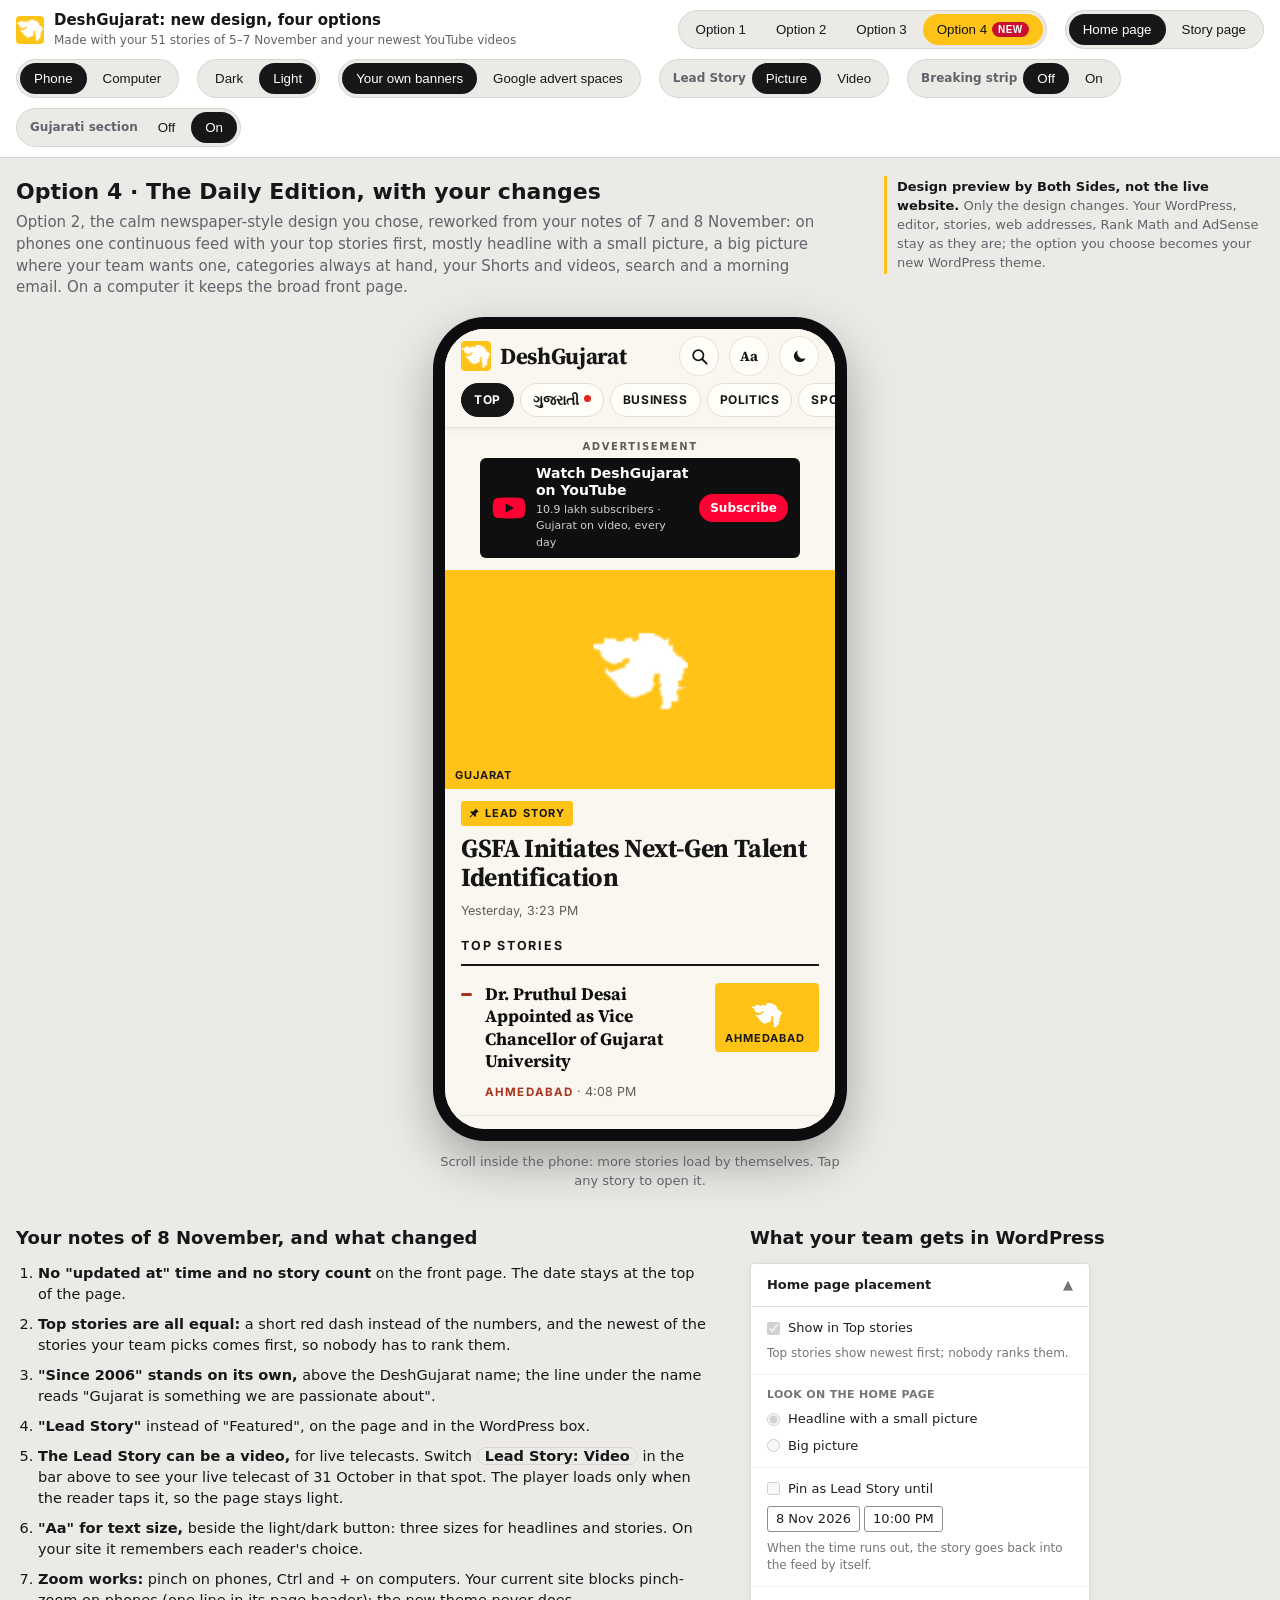
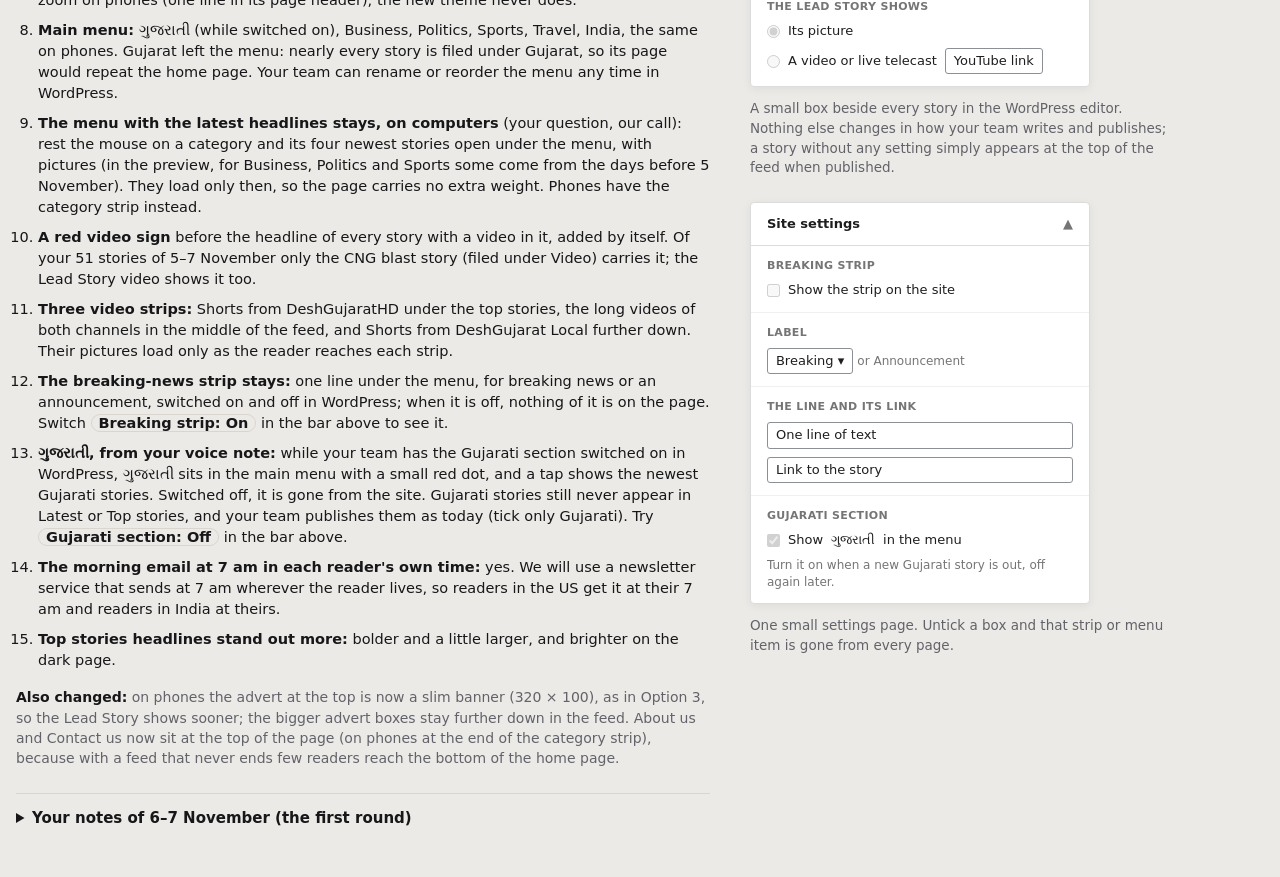
<file: demo/deshgujarat/index.html>
<!doctype html>
<html lang="en">
<head>
<meta charset="utf-8">
<meta name="viewport" content="width=device-width, initial-scale=1">
<title>DeshGujarat: four design options (preview by Both Sides)</title>
<meta name="robots" content="noindex, nofollow">
<style>
:root{--bg:#eceae6;--panel:#fff;--ink:#17171a;--muted:#62626a;--line:#d9d6d0;--acc:#FFC317}
@media (prefers-color-scheme:dark){:root:not([data-theme="light"]){--bg:#17171a;--panel:#222227;--ink:#ececf0;--muted:#a0a0aa;--line:#34343b}}
:root[data-theme="dark"]{--bg:#17171a;--panel:#222227;--ink:#ececf0;--muted:#a0a0aa;--line:#34343b}
*{box-sizing:border-box}
body{margin:0;background:var(--bg);color:var(--ink);font:15px/1.45 "Segoe UI",system-ui,-apple-system,sans-serif}
.bar{position:sticky;top:0;z-index:10;background:var(--panel);border-bottom:1px solid var(--line);padding:10px 16px;display:flex;flex-wrap:wrap;gap:10px 18px;align-items:center}
.brand{display:flex;align-items:center;gap:10px;font-weight:700;margin-right:auto}
.brand img{width:28px;height:28px;border-radius:4px}
.brand small{display:block;font-weight:400;color:var(--muted);font-size:12px}
.seg{display:inline-flex;border:1px solid var(--line);border-radius:999px;padding:3px;gap:2px;background:var(--bg)}
.seg button{border:0;background:transparent;color:var(--ink);font:600 13px/1 inherit;padding:8px 14px;border-radius:999px;cursor:pointer;white-space:nowrap}
.seg button[aria-pressed="true"]{background:var(--ink);color:var(--panel)}
.seg .lab{align-self:center;font-size:12px;font-weight:600;color:var(--muted);padding:0 4px 0 10px;white-space:nowrap}
.info{max-width:1320px;margin:18px auto 0;padding:0 16px;display:grid;grid-template-columns:1fr auto;gap:8px 24px;align-items:start}
.info h1{margin:0;font-size:22px}
.info p{margin:4px 0 0;color:var(--muted);max-width:820px}
.info .keep{font-size:13px;color:var(--muted);border-left:3px solid var(--acc);padding:2px 0 2px 10px;max-width:380px}
.info .keep b{color:var(--ink)}
.stage{padding:18px 16px 34px}
.desk{max-width:1320px;margin:0 auto;background:var(--panel);border:1px solid var(--line);border-radius:12px;overflow:hidden;box-shadow:0 10px 40px rgba(0,0,0,.12)}
.chrome{display:flex;align-items:center;gap:8px;padding:9px 14px;border-bottom:1px solid var(--line);font-size:12px;color:var(--muted)}
.chrome i{width:11px;height:11px;border-radius:50%;background:var(--line);display:inline-block}
.chrome span{margin-left:10px;background:var(--bg);border-radius:999px;padding:4px 14px}
.desk iframe{display:block;width:100%;height:900px;border:0;background:#FAF7F0}
.phone{width:414px;margin:0 auto;background:#0d0d0f;border-radius:52px;padding:12px;box-shadow:0 20px 50px rgba(0,0,0,.3)}
.phone iframe{display:block;width:390px;height:800px;border:0;border-radius:40px;background:#FAF7F0}
.hint{max-width:414px;margin:12px auto 0;text-align:center;color:var(--muted);font-size:13px}
.notes{max-width:1320px;margin:0 auto;padding:0 16px 48px;display:grid;grid-template-columns:minmax(0,1.35fr) minmax(0,1fr);gap:22px 40px}
.notes h2{font-size:18px;margin:0 0 12px}
.changed ol{margin:0;padding-left:22px;display:grid;gap:9px;font-size:14.5px}
.changed ol b{color:var(--ink)}
.changed .small{font-size:13px;color:var(--muted);margin:16px 0 0;display:grid;gap:8px}
.changed .small b{color:var(--ink)}
.changed .also{font-size:14px;color:var(--muted);margin:16px 0 0}.changed .also b{color:var(--ink)}
.changed details{margin-top:24px;border-top:1px solid var(--line);padding-top:14px}
.changed summary{cursor:pointer;font-weight:700;font-size:15px}
.changed details ol{margin-top:12px}
.changed ol i{font-style:normal;font-weight:600;color:var(--ink);background:var(--bg);border:1px solid var(--line);border-radius:999px;padding:0 7px}
.ed p{margin:12px 0 0;font-size:13.5px;color:var(--muted);max-width:420px}
.ed p + .wpbox{margin-top:24px}
.wpbox{background:#fff;border:1px solid #dcdcde;border-radius:4px;font:13px/1.4 -apple-system,"Segoe UI",system-ui,sans-serif;color:#1e1e1e;max-width:340px;box-shadow:0 2px 10px rgba(0,0,0,.06)}
.wpbox .t{padding:12px 16px;border-bottom:1px solid #dcdcde;font-weight:600;display:flex;justify-content:space-between;align-items:center}
.wpbox .t span{color:#757575;font-weight:400}
.wpbox .r{padding:12px 16px;border-bottom:1px solid #f0f0f1;display:grid;gap:8px}
.wpbox .r:last-child{border-bottom:0}
.wpbox label{display:flex;align-items:center;gap:8px}
.wpbox input{margin:0;accent-color:#2271b1}
.wpbox .in{display:inline-block;border:1px solid #8c8f94;border-radius:3px;padding:3px 8px;background:#fff;min-width:44px}
.wpbox .h{font-size:11px;font-weight:600;text-transform:uppercase;color:#757575;letter-spacing:.03em}
.wpbox .tip{font-size:12px;color:#757575}
.ptoast{position:fixed;left:50%;bottom:24px;transform:translate(-50%,20px);opacity:0;pointer-events:none;background:#161616;color:#fff;font-size:13.5px;line-height:1.4;padding:12px 16px;border-radius:10px;width:max-content;max-width:min(92vw,460px);transition:opacity .2s,transform .2s;z-index:50;box-shadow:0 6px 24px rgba(0,0,0,.25)}
.ptoast.on{opacity:1;transform:translate(-50%,0)}
[hidden]{display:none!important}
.seg.opt button[aria-pressed="true"]{background:var(--acc);color:#111}
.seg.opt i{font-style:normal;font-size:10px;font-weight:700;letter-spacing:.04em;text-transform:uppercase;background:#c8102e;color:#fff;border-radius:999px;padding:2px 6px;margin-left:5px;vertical-align:1px}
.note{max-width:1320px;margin:0 auto;padding:0 16px 40px;color:var(--muted);font-size:13px}
.note b{color:var(--ink)}
@media (max-width:900px){.notes{grid-template-columns:1fr}}
@media (max-width:700px){.bar{position:static}.info{grid-template-columns:1fr}.phone{width:100%;max-width:414px}.phone iframe{width:100%}}
@media (max-width:480px){.seg.opt{display:flex;width:100%}.seg.opt button{flex:1 1 auto;padding:8px 6px}}
</style>
</head>
<body>
<div class="bar">
  <div class="brand"><img alt="" src="[data-uri]"><div>DeshGujarat: new design, four options<small id="when"></small></div></div>
  <div class="seg opt" id="opt"><button data-o="1">Option 1</button><button data-o="2">Option 2</button><button data-o="3">Option 3</button><button data-o="4">Option 4<i>new</i></button></div>
  <div class="seg" id="view"><button data-v="home">Home page</button><button data-v="story">Story page</button></div>
  <div class="seg" id="width"><button data-w="phone">Phone</button><button data-w="desk">Computer</button></div>
  <div class="seg" id="theme" title="Options 1 and 4 have a dark and a light page" hidden><button data-t="dark">Dark</button><button data-t="light">Light</button></div>
  <div class="seg" id="ads" title="What the advert spaces show"><button data-a="house">Your own banners</button><button data-a="google">Google advert spaces</button></div>
  <div class="seg" id="lead" title="What the Lead Story spot shows" hidden><span class="lab">Lead Story</span><button data-l="picture">Picture</button><button data-l="video">Video</button></div>
  <div class="seg" id="brk" title="The breaking-news strip, switched on and off in WordPress" hidden><span class="lab">Breaking strip</span><button data-b="off">Off</button><button data-b="on">On</button></div>
  <div class="seg" id="gsw" title="The Gujarati section, switched on and off in WordPress" hidden><span class="lab">Gujarati section</span><button data-g="off">Off</button><button data-g="on">On</button></div>
</div>
<div class="info"><div><h1 id="oname">Option 4 · The Daily Edition, with your changes</h1><p id="oidea">Option 2, the calm newspaper-style design you chose, reworked from your notes of 7 and 8 November: on phones one continuous feed with your top stories first, mostly headline with a small picture, a big picture where your team wants one, categories always at hand, your Shorts and videos, search and a morning email. On a computer it keeps the broad front page.</p></div>
<div class="keep"><b>Design preview by Both Sides, not the live website.</b> Only the design changes. Your WordPress, editor, stories, web addresses, Rank Math and AdSense stay as they are; the option you choose becomes your new WordPress theme.</div></div>
<div class="stage" id="stage"></div>
<section class="notes" id="notes4">
 <div class="changed"><h2>Your notes of 8 November, and what changed</h2>
  <ol>
   <li><b>No "updated at" time and no story count</b> on the front page. The date stays at the top of the page.</li>
   <li><b>Top stories are all equal:</b> a short red dash instead of the numbers, and the newest of the stories your team picks comes first, so nobody has to rank them.</li>
   <li><b>"Since 2006" stands on its own,</b> above the DeshGujarat name; the line under the name reads "Gujarat is something we are passionate about".</li>
   <li><b>"Lead Story"</b> instead of "Featured", on the page and in the WordPress box.</li>
   <li><b>The Lead Story can be a video,</b> for live telecasts. Switch <i>Lead Story: Video</i> in the bar above to see your live telecast of 31 October in that spot. The player loads only when the reader taps it, so the page stays light.</li>
   <li><b>"Aa" for text size,</b> beside the light/dark button: three sizes for headlines and stories. On your site it remembers each reader's choice.</li>
   <li><b>Zoom works:</b> pinch on phones, Ctrl and + on computers. Your current site blocks pinch-zoom on phones (one line in its page header); the new theme never does.</li>
   <li><b>Main menu:</b> <span lang="gu">ગુજરાતી</span> (while switched on), Business, Politics, Sports, Travel, India, the same on phones. Gujarat left the menu: nearly every story is filed under Gujarat, so its page would repeat the home page. Your team can rename or reorder the menu any time in WordPress.</li>
   <li><b>The menu with the latest headlines stays, on computers</b> (your question, our call): rest the mouse on a category and its four newest stories open under the menu, with pictures (in the preview, for Business, Politics and Sports some come from the days before 5 November). They load only then, so the page carries no extra weight. Phones have the category strip instead.</li>
   <li><b>A red video sign</b> before the headline of every story with a video in it, added by itself. Of your 51 stories of 5–7 November only the CNG blast story (filed under Video) carries it; the Lead Story video shows it too.</li>
   <li><b>Three video strips:</b> Shorts from DeshGujaratHD under the top stories, the long videos of both channels in the middle of the feed, and Shorts from DeshGujarat Local further down. Their pictures load only as the reader reaches each strip.</li>
   <li><b>The breaking-news strip stays:</b> one line under the menu, for breaking news or an announcement, switched on and off in WordPress; when it is off, nothing of it is on the page. Switch <i>Breaking strip: On</i> in the bar above to see it.</li>
   <li><b><span lang="gu">ગુજરાતી</span>, from your voice note:</b> while your team has the Gujarati section switched on in WordPress, <span lang="gu">ગુજરાતી</span> sits in the main menu with a small red dot, and a tap shows the newest Gujarati stories. Switched off, it is gone from the site. Gujarati stories still never appear in Latest or Top stories, and your team publishes them as today (tick only Gujarati). Try <i>Gujarati section: Off</i> in the bar above.</li>
   <li><b>The morning email at 7 am in each reader's own time:</b> yes. We will use a newsletter service that sends at 7 am wherever the reader lives, so readers in the US get it at their 7 am and readers in India at theirs.</li>
   <li><b>Top stories headlines stand out more:</b> bolder and a little larger, and brighter on the dark page.</li>
  </ol>
  <p class="also"><b>Also changed:</b> on phones the advert at the top is now a slim banner (320 × 100), as in Option 3, so the Lead Story shows sooner; the bigger advert boxes stay further down in the feed. About us and Contact us now sit at the top of the page (on phones at the end of the category strip), because with a feed that never ends few readers reach the bottom of the home page.</p>
  <details><summary>Your notes of 6–7 November (the first round)</summary>
  <ol>
   <li><b>One continuous feed on phones.</b> Your top stories first, then every story, newest first. More stories load by themselves as the reader scrolls; there is no last page.</li>
   <li><b>Mostly headline with a small picture (X style),</b> so a reader sees five or six stories on one screen. Any story can get the big picture (YouTube style) when your team wants it to stand out.</li>
   <li><b>Top stories your team picks,</b> and the Lead Story stays at the top for as long as you choose.</li>
   <li><b>Categories always at hand.</b> On phones the category strip stays at the top of the screen while the reader scrolls, above every advert.</li>
   <li><b>No Gujarat or Ahmedabad blocks</b> on the home page, since most of your stories are in both.</li>
   <li><b>Your YouTube videos on the home page,</b> filled by themselves (now three strips, above).</li>
   <li><b>Search on every page:</b> a box on computers, the magnifier on phones. Try it in the preview.</li>
   <li><b>"Get DeshGujarat every morning":</b> an email sign-up made from your own feed, your WhatsApp channel and phone alerts.</li>
   <li><b>Soft off-white background,</b> the same paper tone as the app idea you liked, easier on the eyes than pure white.</li>
   <li><b>Light or dark, as the reader likes.</b> The moon button at the top turns the page dark for night reading; the sun button brings the off-white page back. On your site it remembers each reader's choice, and the off-white page stays the default.</li>
  </ol>
  <div class="small">
   <span><b>Left out on purpose: a row of X posts.</b> Live X posts need X's own embed code, which is heavy and would slow your pages again. Your X account stays one tap away in your own banners and the footer.</span>
   <span><b>Adverts:</b> on phones, Google's Auto ads now put a tall advert bar at the top of your pages. In your AdSense Auto ads settings the anchor advert can be kept to the bottom of the screen; then nothing covers the categories.</span>
  </div>
  </details>
 </div>
 <div class="ed"><h2>What your team gets in WordPress</h2>
  <div class="wpbox">
   <div class="t">Home page placement <span>▲</span></div>
   <div class="r"><label><input type="checkbox" checked disabled> Show in Top stories</label><span class="tip">Top stories show newest first; nobody ranks them.</span></div>
   <div class="r"><span class="h">Look on the home page</span><label><input type="radio" name="lk" checked disabled> Headline with a small picture</label><label><input type="radio" name="lk" disabled> Big picture</label></div>
   <div class="r"><label><input type="checkbox" disabled> Pin as Lead Story until</label><span><span class="in">8 Nov 2026</span> <span class="in">10:00 PM</span></span><span class="tip">When the time runs out, the story goes back into the feed by itself.</span></div>
   <div class="r"><span class="h">The Lead Story shows</span><label><input type="radio" name="lv" checked disabled> Its picture</label><label><input type="radio" name="lv" disabled> A video or live telecast <span class="in">YouTube link</span></label></div>
  </div>
  <p>A small box beside every story in the WordPress editor. Nothing else changes in how your team writes and publishes; a story without any setting simply appears at the top of the feed when published.</p>
  <div class="wpbox">
   <div class="t">Site settings <span>▲</span></div>
   <div class="r"><span class="h">Breaking strip</span><label><input type="checkbox" disabled> Show the strip on the site</label></div>
   <div class="r"><span class="h">Label</span><span><span class="in">Breaking ▾</span> <span class="tip">or Announcement</span></span></div>
   <div class="r"><span class="h">The line and its link</span><span class="in">One line of text</span><span class="in">Link to the story</span></div>
   <div class="r"><span class="h">Gujarati section</span><label><input type="checkbox" checked disabled> Show <span lang="gu">ગુજરાતી</span> in the menu</label><span class="tip">Turn it on when a new Gujarati story is out, off again later.</span></div>
  </div>
  <p>One small settings page. Untick a box and that strip or menu item is gone from every page.</p>
 </div>
</section>
<div class="note" id="notes13" hidden><b>Advert spaces.</b> Every space has a fixed size, so the page never jumps when an advert arrives. When Google has an advert, it covers the space; when Google has none (AdSense marks the space "unfilled"), your own banner underneath shows instead of an empty box. Switch "Google advert spaces" above to see the sizes.
<b>Pictures.</b> Every picture box has its size set before the picture arrives; X pictures load as X's small copy on cards and the medium copy on the lead and story picture. Click any story to open it in the Story page view.</div>

<script>
/* ---------- Options 1-3, as shown on 5 Nov: their own code and stories (4 Nov), kept apart in here ---------- */
const OLD = (() => {
const D = {"day": "2026-11-04", "dateLong": "Wednesday, 4 November 2026", "fetched": "2026-11-04T20:56:50+05:30", "lead": 363326, "story": 363314, "stories": [{"id": 363390, "date": "2026-11-04T20:41:10", "time": "8:41 PM", "link": "https://deshgujarat.com/2026/11/04/hdfc-bank-gets-govt-nod-to-offer-deposits-under-capital-gains-accounts-scheme/", "title": "HDFC Bank Gets Govt Nod to Offer Deposits Under Capital Gains Accounts Scheme", "excerpt": "Ahmedabad: HDFC Bank has received authorisation from the government to offer deposits under the Capital Gains Accounts Scheme (CGAS), 1988. CGAS provides a facility for", "categories": ["Business"], "og_image": "", "img_small": "", "img_medium": "", "body": ["Ahmedabad : HDFC Bank has received authorisation from the government to offer deposits under the Capital Gains Accounts Scheme (CGAS), 1988. CGAS provides a facility for taxpayers to hold their unused capital gains for a maximum of three years in a bank account, a press release said.", "With CGAS, taxpayers who are unable to finalise their re-investment before the income tax filing deadline can open savings accounts (A) and fixed deposits (B) with the Bank across all urban and semi-urban branches (excluding rural branches). According to the applicable section of the Income-Tax Act, they will not only be able to avail tax exemption but also earn interest on their deposits for a maximum period of three years.", "Sunali Rohra, Head – Government & Institutional Liabilities, New Economy Group and Alternate Banking Channels & Partnership , HDFC Bank said , “We are grateful to the Government of India for reposing faith in us as a reliable partner for implementing the CGAS. With this offering, customers can both earn interest and avail tax exemption on their unutilised capital gains. We invite customers to leverage our extensive branch network and digital prowess to securely park their unutilised capital gains.”", "As of now, all resident Indians can avail the deposit facility with the Bank under CGAS. The facility applies to capital gains arising from the transfer of the following assets:"]}, {"id": 363385, "date": "2026-11-04T20:23:58", "time": "8:23 PM", "link": "https://deshgujarat.com/2026/11/04/gsssb-announces-recruitment-for-1237-class-3-posts-applications-open-on-november-5/", "title": "GSSSB Announces Recruitment for 1,237 Class-3 Posts; Applications Open on November 5", "excerpt": "Gandhinagar: The Gujarat Subordinate Services Selection Board (GSSSB) has announced a recruitment drive for 1,237 Class-3 posts under Group-A and Group-B through a combined competitive", "categories": ["Gujarat"], "og_image": "https://pbs.twimg.com/media/GC-s0EdWYAAP85B.jpg", "img_small": "https://pbs.twimg.com/media/GC-s0EdWYAAP85B?format=jpg&name=small", "img_medium": "https://pbs.twimg.com/media/GC-s0EdWYAAP85B?format=jpg&name=medium", "body": ["Gandhinagar: The Gujarat Subordinate Services Selection Board (GSSSB) has announced a recruitment drive for 1,237 Class-3 posts under Group-A and Group-B through a combined competitive examination. The recruitment will include 243 vacancies under Group-A and 994 vacancies under Group-B, offering an opportunity for candidates seeking government jobs in Gujarat.", "The board has invited online applications through the Gujarat government’s OJAS portal. The application process will begin on November 5, 2026, at 2 pm and remain open until November 30, 2026, at 11:59 pm.", "Candidates are advised to carefully read the detailed recruitment notification and application instructions before submitting their online applications to avoid errors that could lead to rejection.", "Applicants must enter details regarding their educational qualifications, age, category, and other eligibility criteria based on their original certificates and supporting documents. Candidates are required to keep their relevant certificates ready while filling out the application form.", "The board will publish recruitment-related updates and examination instructions on its official website. Candidates may also receive important examination-related notifications through SMS. Applicants are therefore advised to provide a valid mobile number in their application form and keep it active throughout the recruitment process.", "Candidates can apply online through OJAS Gujarat . Further recruitment updates will be available on the GSSSB official website . DeshGujarat"]}, {"id": 363380, "date": "2026-11-04T20:15:22", "time": "8:15 PM", "link": "https://deshgujarat.com/2026/11/04/amc-to-hike-parking-fees-proposed-new-rates-here/", "title": "AMC to Hike Parking Fees; Proposed New Rates Here", "excerpt": "Ahmedabad: The Amdavad Municipal Corporation (AMC) has proposed an increase in parking charges at its pay-and-park facilities, including on-street, off-street and multi-level parking locations. The", "categories": ["Ahmedabad", "Gujarat"], "og_image": "https://deshgujarat.com/wp-content/uploads/2012/04/AMC.jpg", "img_small": "https://deshgujarat.com/wp-content/uploads/2012/04/AMC.jpg", "img_medium": "https://deshgujarat.com/wp-content/uploads/2012/04/AMC.jpg", "body": ["Ahmedabad: The Amdavad Municipal Corporation (AMC) has proposed an increase in parking charges at its pay-and-park facilities, including on-street, off-street and multi-level parking locations. The revised rates, approved by the Town Planning Committee, will come into effect after receiving approval from the Standing Committee and the General Board.", "Under the revised rates, two-wheeler parking charges will be ₹10 for the first hour, ₹15 for one to three hours, ₹25 for three to six hours, ₹40 for six to 12 hours and ₹55 for 12 to 24 hours. The revised charges are lower than those initially proposed by the Municipal Commissioner for longer parking durations.", "For four-wheelers, the proposed parking charges will be ₹20 for the first hour, ₹40 for one to three hours, ₹80 for three to six hours, ₹120 for six to 12 hours and ₹170 for 12 to 24 hours.", "Town Planning Committee Chairman Bhagyesh Patel said the proposal to revise parking charges at municipal parking facilities was approved at the committee meeting held on Wednesday. The revised rates will apply to parking facilities operated by the civic body across the city.", "The AMC has proposed the increase amid concerns over traffic congestion caused by vehicles parked along roads. The Municipal Commissioner has also directed officials to identify vacant plots that can be made available for parking, with some such spaces being opened to the public free of charge.", "The proposed increase in charges at designated pay-and-park facilities could, however, add to the parking costs for motorists using municipal parking infrastructure. The revision comes after a gap of 10 years, during which parking charges in Ahmedabad remained unchanged. DeshGujarat"]}, {"id": 363376, "date": "2026-11-04T19:14:40", "time": "7:14 PM", "link": "https://deshgujarat.com/2026/11/04/mumbai-mayor-ritu-tawde-meets-gujarat-cm-bhupendra-patel/", "title": "Mumbai Mayor Ritu Tawde Meets Gujarat CM Bhupendra Patel", "excerpt": "Gandhinagar: Mumbai Mayor Ritu Rajesh Tawde, who is on a one-day visit to Gujarat, paid a courtesy visit to Chief Minister Bhupendra Patel in Gandhinagar,", "categories": ["Gujarat"], "og_image": "https://pbs.twimg.com/media/HWSRXPdbUAAkrhR.jpg", "img_small": "https://pbs.twimg.com/media/HWSRXPdbUAAkrhR?format=jpg&name=small", "img_medium": "https://pbs.twimg.com/media/HWSRXPdbUAAkrhR?format=jpg&name=medium", "body": ["Gandhinagar: Mumbai Mayor Ritu Rajesh Tawde, who is on a one-day visit to Gujarat, paid a courtesy visit to Chief Minister Bhupendra Patel in Gandhinagar, a press release said.", "During the meeting, they discussed wildlife exchange between Mumbai’s Veermata Jijabai Bhosale Botanical Garden and Zoo and Junagadh’s Sakkarbaug Zoological Park.", "Tawde also expressed appreciation for GIFT City. Chief Minister’s Principal Secretary Sanjeev Kumar was also present during the meeting."]}, {"id": 363372, "date": "2026-11-04T18:58:28", "time": "6:58 PM", "link": "https://deshgujarat.com/2026/11/04/holiday-inn-resort-to-come-up-in-sasan-gir/", "title": "Holiday Inn Resort to Come Up in Sasan Gir", "excerpt": "Gujarat: IHG Hotels & Resorts has signed a management agreement with Paix Hospitality LLP to develop Holiday Inn Resort Sasan Gir in Gujarat. Scheduled to", "categories": ["Business", "Gujarat", "Saurastra"], "og_image": "https://www.venue.events/public/upload/hotelgallery/609/Holiday_Inn_Resort_Goa-Cavelossim_South_Goa-02.jpg", "img_small": "https://www.venue.events/public/upload/hotelgallery/609/Holiday_Inn_Resort_Goa-Cavelossim_South_Goa-02.jpg", "img_medium": "https://www.venue.events/public/upload/hotelgallery/609/Holiday_Inn_Resort_Goa-Cavelossim_South_Goa-02.jpg", "body": ["Gujarat: IHG Hotels & Resorts has signed a management agreement with Paix Hospitality LLP to develop Holiday Inn Resort Sasan Gir in Gujarat. Scheduled to open in the first quarter of 2031, the 92-room resort will strengthen IHG’s presence in Gujarat’s leisure tourism market and introduce branded hospitality to one of India’s prominent wildlife destinations.", "Located in Gujarat’s Gir Somnath district, Sasan Gir is renowned as the natural habitat of the Asiatic lion and attracts wildlife enthusiasts, leisure travellers and tourists seeking experiential travel opportunities.", "The upcoming Holiday Inn Resort Sasan Gir will offer 92 rooms, including 11 suites, alongside five food and beverage outlets. The property will feature 1,366 sq. m. of meeting and event space across four venues, including a 1,170 sq. m. ballroom.", "Additional amenities will include a swimming pool, fitness centre, spa and retail facilities. The resort is being designed to accommodate leisure travellers as well as weddings, social gatherings and celebrations.", "Sudeep Jain, Managing Director, South West Asia, IHG Hotels & Resorts, said Sasan Gir offers an opportunity for the company to expand into a distinctive leisure market in Gujarat, supported by the destination’s natural attractions and growing demand for experiential travel.", "Kuldipsinh Ghoghubha Jadeja of Paix Hospitality LLP said the partnership marks the company’s entry into the hospitality sector and presents an opportunity to develop a resort aligned with Sasan Gir’s growing tourism potential."]}, {"id": 363370, "date": "2026-11-04T17:50:27", "time": "5:50 PM", "link": "https://deshgujarat.com/2026/11/04/lemon-tree-hotels-opens-new-resort-in-pavagadh/", "title": "Lemon Tree Hotels Opens New Resort in Pavagadh", "excerpt": "Pavagadh: Lemon Tree Hotels Limited has expanded its hospitality footprint in Gujarat with the opening of Lemon Tree Resort, Pavagadh, a 44-room property managed by", "categories": ["Business", "Central Gujarat", "Gujarat"], "og_image": "https://pbs.twimg.com/media/HWSLn9vaYAEGyBg.jpg", "img_small": "https://pbs.twimg.com/media/HWSLn9vaYAEGyBg?format=jpg&name=small", "img_medium": "https://pbs.twimg.com/media/HWSLn9vaYAEGyBg?format=jpg&name=medium", "body": ["Pavagadh: Lemon Tree Hotels Limited has expanded its hospitality footprint in Gujarat with the opening of Lemon Tree Resort, Pavagadh, a 44-room property managed by its wholly owned subsidiary, Carnation Hotels Private Limited.", "Located on Pavagadh-Halol Road in Panchmahal district, the resort features five accommodation categories: Heritage Tents, Heritage Cottages, Bunga Huts, Heritage Suites and Royal Tents. Its facilities include Citrus Café, a multi-cuisine restaurant with a seating capacity of around 100 guests, a banquet hall, two boardrooms and an outdoor lawn.", "The property also offers a swimming pool, spa, fitness centre, children’s zone and recreational activities. Its location provides access to prominent attractions, including Champaner-Pavagadh Archaeological Park, a UNESCO World Heritage Site, Kalika Mata Temple, Hathni Mata Waterfall and Jambughoda Wildlife Sanctuary. Vadodara Airport is approximately 37 km away.", "The opening marks Lemon Tree Hotels’ 11th operational resort. The company now operates 14 hotels across Gujarat, with another 18 properties in the pipeline.", "Vishvapreet Singh Cheema, president of Lemon Tree Hotels Limited, said Gujarat’s hospitality potential and the company’s expanding presence in the state reflect its confidence in the market. DeshGujarat"]}, {"id": 363367, "date": "2026-11-04T17:43:38", "time": "5:43 PM", "link": "https://deshgujarat.com/2026/11/04/vadodara-woman-offers-%e2%82%b91-lakh-reward-to-find-missing-pet-parrot-laddu/", "title": "Vadodara Woman Offers ₹1 Lakh Reward to Find Missing Pet Parrot ‘Laddu’", "excerpt": "Vadodara: A ₹1 lakh reward for her missing parrot has brought numerous calls for Jessica Parekh, but many callers have misunderstood her appeal. While some", "categories": ["Gujarat", "Vadodara"], "og_image": "https://pbs.twimg.com/media/HWR8N9GbQAAESHD.jpg", "img_small": "https://pbs.twimg.com/media/HWR8N9GbQAAESHD?format=jpg&name=small", "img_medium": "https://pbs.twimg.com/media/HWR8N9GbQAAESHD?format=jpg&name=medium", "body": ["Vadodara: A ₹1 lakh reward for her missing parrot has brought numerous calls for Jessica Parekh, but many callers have misunderstood her appeal. While some have offered to sell her another bird, the 35-year-old former schoolteacher insists she wants only her beloved “child” back.", "Laddu, a six-month-old Congo African grey parrot, escaped from his cage and flew out of the family’s home in Sevasi on Saturday evening. The family has been unable to trace him since.", "Jessica said she was feeding Laddu when a delivery person rang the doorbell around 7.24 pm. She briefly stepped out to collect the parcel, during which Laddu opened his cage latch and flew out through the main door.", "Since then, she has contacted neighbours, the forest department and rescue organisations and circulated appeals on social media. The forest department has assured her of assistance in capturing Laddu if she spots him.", "A possible sighting near a farmhouse close to their home raised hopes, but subsequent searches yielded no results. Jessica believes the young bird could not have flown more than 15 km.", "“Knowing him, he must be hiding somewhere in isolation and feeling lost. He does not like company or noise. Even at home, he was close only to me, his ‘mumma’. I am worried that the Diwali firecrackers must be making him anxious,” she told the media.", "The reward poster features Laddu’s photograph and describes him as the family’s “only child” and a precious member of the household.", "However, the appeal has also attracted misleading calls. Jessica said some people have sent photographs of grey parrots with QR codes to claim the reward, while others have offered similar birds at discounted prices."]}, {"id": 363364, "date": "2026-11-04T17:22:57", "time": "5:22 PM", "link": "https://deshgujarat.com/2026/11/04/gujarat-govt-okays-fish-landing-centre-on-shiyalbet-island/", "title": "Gujarat Govt OKays Fish Landing Centre on Shiyalbet Island", "excerpt": "Amreli: The Gujarat government has granted in-principle approval for the development of a fish landing centre on Shiyalbet Island in Amreli district, addressing a long-standing", "categories": ["Gujarat", "Saurastra"], "og_image": "https://deshgujarat.com/wp-content/uploads/2022/09/Gujarat-Govt-CM.jpg", "img_small": "https://deshgujarat.com/wp-content/uploads/2022/09/Gujarat-Govt-CM.jpg", "img_medium": "https://deshgujarat.com/wp-content/uploads/2022/09/Gujarat-Govt-CM.jpg", "body": ["Amreli: The Gujarat government has granted in-principle approval for the development of a fish landing centre on Shiyalbet Island in Amreli district, addressing a long-standing demand of the local fishing community and improving infrastructure for fishermen.", "The project will benefit 1,101 fishermen residing on the island, which has a population of 2,680 and a fleet of 154 fishing boats. Shiyalbet records an annual fish production of 4,711 tonnes, highlighting the importance of fishing to the local economy and livelihoods.", "The proposed fish landing centre will feature modern infrastructure, including a pile jetty, land reclamation, a stone bund and paver blocks. These facilities are expected to provide fishermen with safer and more convenient access for landing their catch and carrying out fishing-related activities.", "The initiative is expected to strengthen fisheries infrastructure, improve operational efficiency for local fishermen and support the livelihoods and economic activities of the fishing community. DeshGujarat"]}, {"id": 363361, "date": "2026-11-04T17:14:12", "time": "5:14 PM", "link": "https://deshgujarat.com/2026/11/04/gujarat-cabinet-approves-livestock-insurance-scheme-for-1-lakh-animals/", "title": "Gujarat Cabinet Approves Livestock Insurance Scheme for 1 Lakh Animals", "excerpt": "Ahmedabad: The Gujarat government has approved a livestock insurance scheme covering 1 lakh animals under the National Livestock Mission, providing financial relief to livestock owners", "categories": ["Gujarat"], "og_image": "https://deshgujarat.com/wp-content/uploads/2022/09/0-2022-09-07T185337.586.jpg", "img_small": "https://deshgujarat.com/wp-content/uploads/2022/09/0-2022-09-07T185337.586.jpg", "img_medium": "https://deshgujarat.com/wp-content/uploads/2022/09/0-2022-09-07T185337.586.jpg", "body": ["Ahmedabad: The Gujarat government has approved a livestock insurance scheme covering 1 lakh animals under the National Livestock Mission, providing financial relief to livestock owners through insurance coverage of up to Rs 40,000 per animal for one year at a subsidised premium of just Rs 229.", "Under the scheme, the state government will bear 85% of the insurance premium, amounting to approximately Rs 1,300 per animal, while livestock owners will pay the remaining 15%. The initiative aims to protect livestock owners against financial losses arising from unforeseen circumstances and encourage wider insurance coverage for their animals.", "Minister Jitu Vaghani announced the decision during a cabinet briefing, stating that the scheme had been approved and that the first instalment of central assistance had also been received. The Centre has sanctioned Rs 2.50 crore for the project, while the state government will contribute approximately Rs 55 lakh towards livestock insurance assistance.", "According to the minister, 87,147 applications have already been received through the i-Khedut portal. The government has urged livestock owners who have not yet enrolled to apply and avail themselves of the insurance benefits, as the scheme has a coverage limit of 1 lakh animals for the current year.", "The initiative is expected to strengthen financial security for livestock owners and provide compensation in the event of unforeseen losses involving insured animals. DeshGujarat"]}, {"id": 363355, "date": "2026-11-04T17:01:12", "time": "5:01 PM", "link": "https://deshgujarat.com/2026/11/04/49-gujarat-youth-congress-office-bearers-suspended-for-skipping-india-bloc-rally-in-delhi/", "title": "49 Gujarat Youth Congress Office-Bearers Suspended for Skipping INDI Alliance Rally in Delhi", "excerpt": "Ahmedabad: The Indian Youth Congress (IYC) has suspended 49 office-bearers from Gujarat, including state-level leaders and district presidents, for allegedly skipping the INDIA bloc rally", "categories": ["Congress", "Gujarat", "Politics"], "og_image": "https://deshgujarat.com/wp-content/uploads/2022/11/Congress-party-flag-hand-.jpg", "img_small": "https://deshgujarat.com/wp-content/uploads/2022/11/Congress-party-flag-hand-.jpg", "img_medium": "https://deshgujarat.com/wp-content/uploads/2022/11/Congress-party-flag-hand-.jpg", "body": ["Ahmedabad: The Indian Youth Congress (IYC) has suspended 49 office-bearers from Gujarat, including state-level leaders and district presidents, for allegedly skipping the INDIA bloc rally held at Ramlila Maidan in Delhi on November 1. The suspensions have been imposed with immediate effect until further notice, according to an order issued by the IYC national leadership on November 3.", "The disciplinary action is part of a wider crackdown against 215 office-bearers across seven states and the Uttar Pradesh Central unit for their absence from the Opposition rally. The IYC leadership has taken a strict view of the absence, treating it as a failure to follow organisational directions at a major political event.", "Among those suspended in Gujarat are 25 state-level office-bearers, including general secretaries representing Open, OBC, SC/ST and minority categories, as well as state secretaries. The list also includes 24 district-level office-bearers, comprising district presidents from Ahmedabad Rural, Amreli, Anand, Aravalli, Banaskantha, Bharuch, Dang, Devbhumi Dwarka, Gandhinagar Rural, Gandhinagar City, Gir Somnath, Junagadh Rural, Junagadh City, Mahisagar, Mehsana, Narmada, Navsari, Panchmahal, Patan, Porbandar, Rajkot City, Sabarkantha, Surendranagar and Vadodara City.", "The rally at Ramlila Maidan was organised by the INDIA bloc against alleged irregularities in electoral rolls, with the Congress seeking to mobilise Opposition parties and supporters over concerns surrounding the electoral process.", "The suspensions across other states include 60 office-bearers from Madhya Pradesh, 32 from Jharkhand, 26 from West Bengal, 14 from Telangana, 13 from Himachal Pradesh and 10 from Haryana, besides 11 from Uttar Pradesh Central."]}, {"id": 363353, "date": "2026-11-04T15:56:45", "time": "3:56 PM", "link": "https://deshgujarat.com/2026/11/04/western-railway-suspends-parcel-service-at-surat-udhna-stations-for-11-days-amid-festive-rush/", "title": "Western Railway Suspends Parcel Service at Surat, Udhna Stations for 11 Days Amid Festive Rush", "excerpt": "Surat: Western Railway has suspended parcel booking and handling at Surat and Udhna railway stations from November 5 to 15, 2026, to ensure passenger safety", "categories": ["Gujarat", "Railway", "South Gujarat", "Surat", "Travel"], "og_image": "https://deshgujarat.com/wp-content/uploads/2019/12/WesternRailway.jpg", "img_small": "https://deshgujarat.com/wp-content/uploads/2019/12/WesternRailway.jpg", "img_medium": "https://deshgujarat.com/wp-content/uploads/2019/12/WesternRailway.jpg", "body": ["Surat: Western Railway has suspended parcel booking and handling at Surat and Udhna railway stations from November 5 to 15, 2026, to ensure passenger safety and prevent overcrowding during the Diwali and Chhath Puja festive rush.", "The restriction, announced through a circular issued by Western Railway headquarters in Mumbai, will apply to both inward and outward movement of departmental railway parcels and leased parcel traffic.", "The decision comes amid an expected surge in passenger traffic, with several festival special trains being operated from Surat and Udhna to destinations across North and East India. Railway officials said the movement of parcel trolleys and loading and unloading activities on platforms during the rush could obstruct passenger movement and increase the risk of accidents, including stampedes.", "The 11-day restriction will cover all trains originating from or terminating at Surat and Udhna, as well as trains passing through and making scheduled stops at these stations. However, passengers will continue to be allowed to carry their personal luggage in train coaches.", "Western Railway has also advised traders and the business community to make alternative arrangements for parcel transportation during the restriction period to avoid congestion and ensure smooth passenger movement at the stations. DeshGujarat"]}, {"id": 363348, "date": "2026-11-04T14:41:42", "time": "2:41 PM", "link": "https://deshgujarat.com/2026/11/04/narsinh-mehta-sarovar-in-junagadh-to-remain-open-till-midnight-during-diwali/", "title": "Narsinh Mehta Sarovar in Junagadh to Remain Open Till Midnight During Diwali", "excerpt": "Junagadh: Narsinh Mehta Lake in Junagadh will remain open to visitors until midnight from November 7 to 15, with special arrangements made for the Diwali", "categories": ["Gujarat", "Saurastra"], "og_image": "https://pbs.twimg.com/media/HAEsEBja4AAHP3w.jpg", "img_small": "https://pbs.twimg.com/media/HAEsEBja4AAHP3w?format=jpg&name=small", "img_medium": "https://pbs.twimg.com/media/HAEsEBja4AAHP3w?format=jpg&name=medium", "body": ["Junagadh: Narsinh Mehta Lake in Junagadh will remain open to visitors until midnight from November 7 to 15, with special arrangements made for the Diwali festive season. The lake will, however, remain closed on November 9 for routine maintenance work.", "The decision was taken following instructions from the Mayor of Junagadh Municipal Corporation to facilitate residents and tourists visiting the city during the festive period.", "The extended timings are aimed at allowing residents to enjoy the lake’s natural surroundings with their families and providing greater convenience to tourists visiting Junagadh during Diwali.", "The municipal corporation has made special arrangements to accommodate visitors during the extended hours, enabling families to enjoy an evening outing at the lake throughout the festive period. DeshGujarat"]}, {"id": 363344, "date": "2026-11-04T14:30:41", "time": "2:30 PM", "link": "https://deshgujarat.com/2026/11/04/boating-at-nal-sarovar-to-resume-from-dec-15-200-new-boats-to-be-deployed/", "title": "Boating at Nal Sarovar to Resume from Dec 15; 200 New Boats to Be Deployed", "excerpt": "Ahmedabad: Boating services at Nalsarovar Bird Sanctuary are expected to commence by December 15, with the Gujarat Tourism Corporation Limited (GTCL) preparing to introduce around", "categories": ["Ahmedabad", "Gujarat"], "og_image": "https://pbs.twimg.com/media/HWROkG2aQAAuOlD.jpg", "img_small": "https://pbs.twimg.com/media/HWROkG2aQAAuOlD?format=jpg&name=small", "img_medium": "https://pbs.twimg.com/media/HWROkG2aQAAuOlD?format=jpg&name=medium", "body": ["Ahmedabad: Boating services at Nalsarovar Bird Sanctuary are expected to commence by December 15, with the Gujarat Tourism Corporation Limited (GTCL) preparing to introduce around 200 boats this month. Ahead of the launch, 230 local water sports operators have undergone life-saving and water rescue training to ensure tourist safety.", "The boats are expected to arrive by the end of November, following which the Forest Department will oversee their allocation. The initiative comes after boating activities resumed at Kankaria Lake and is aimed at improving tourism infrastructure and safety at Nalsarovar.", "GTCL, in collaboration with the National Institute of Water Sports, organised a month-long training programme titled Life-Saving Techniques for Water Sports Operators at the Nalsarovar complex from October 4 to November 2. The programme was conducted through five-day training batches, covering both theoretical and practical aspects of water safety.", "Participants were trained in identifying aquatic emergencies, rescuing drowning victims, swimming, lifeguard duties and emergency response. The sessions also included demonstrations and practical assessments of cardiopulmonary resuscitation (CPR) and first aid.", "Nalsarovar Bird Sanctuary has recorded more than 15,877 visitors this year. With tourist footfall and boating activities expected to increase, the training programme aims to strengthen the emergency response capabilities of local operators and minimise the risk of accidents, ensuring a safer experience for visitors. DeshGujarat"]}, {"id": 363340, "date": "2026-11-04T13:54:54", "time": "1:54 PM", "link": "https://deshgujarat.com/2026/11/04/gujarat-govt-declares-additional-diwali-holiday-for-employees-to-be-swapped-with-4th-saturday/", "title": "Gujarat Govt Declares Additional Diwali Holiday for Employees; to Be Swapped with 4th Saturday", "excerpt": "Gandhinagar: The Gujarat government has declared November 9, 2026, a holiday for all state government offices to enable employees to celebrate Diwali with their families", "categories": ["Gujarat"], "og_image": "https://deshgujarat.com/wp-content/uploads/2024/07/Swarnim-Sankul.jpg", "img_small": "https://deshgujarat.com/wp-content/uploads/2024/07/Swarnim-Sankul.jpg", "img_medium": "https://deshgujarat.com/wp-content/uploads/2024/07/Swarnim-Sankul.jpg", "body": ["Gandhinagar: The Gujarat government has declared November 9, 2026, a holiday for all state government offices to enable employees to celebrate Diwali with their families in their hometowns. The holiday will be compensated by making government offices operational on November 28, the fourth Saturday of the month.", "According to a notification issued by the General Administration Department (GAD) on November 4, the holiday will apply to all government offices, including those under the state government, panchayats, and state-run boards and corporations.", "The decision comes as November 9 falls between the Diwali holiday on November 8, New Year Day on November 10, and Bhai Bij on November 11. Although November 9 was originally a working day, the government has now declared it a holiday to facilitate festive celebrations."]}, {"id": 363336, "date": "2026-11-04T13:37:34", "time": "1:37 PM", "link": "https://deshgujarat.com/2026/11/04/amit-shah-to-inaugurate-iskcon-sanand-elevated-corridor-on-sg-highway-on-nov-9/", "title": "Amit Shah to Inaugurate Iskcon-Sanand Elevated Corridor on SG Highway on Nov 9", "excerpt": "Ahmedabad: Union Home and Cooperation Minister Amit Shah will inaugurate a six-lane elevated corridor connecting Iskcon Junction to Sanand Chowkdi on Ahmedabad’s SG Highway on", "categories": ["Ahmedabad", "Gujarat"], "og_image": "https://deshgujarat.com/wp-content/uploads/2016/08/Amit-Shah-Ahmedabad.jpg", "img_small": "https://deshgujarat.com/wp-content/uploads/2016/08/Amit-Shah-Ahmedabad.jpg", "img_medium": "https://deshgujarat.com/wp-content/uploads/2016/08/Amit-Shah-Ahmedabad.jpg", "body": ["Ahmedabad: Union Home and Cooperation Minister Amit Shah will inaugurate a six-lane elevated corridor connecting Iskcon Junction to Sanand Chowkdi on Ahmedabad’s SG Highway on November 9 during his annual Diwali visit to Gujarat. The 4-km corridor, constructed at a cost of over ₹464 crore, has been completed and will be opened to the public.", "Shah, along with Gujarat Chief Minister Bhupendra Patel, will inaugurate the corridor at 11 am. During the visit, development projects worth over ₹1,500 crore across Ahmedabad and the Gandhinagar Lok Sabha constituency will be inaugurated or have their foundation stones laid.", "The elevated corridor is expected to ease traffic congestion on SG Highway and benefit around 2 lakh motorists daily. It is likely to improve connectivity between Ahmedabad and Gandhinagar while making travel faster and more convenient for commuters.", "Motorists travelling from Saurashtra towards Gandhinagar via Ujala Circle in Ahmedabad are also expected to benefit from the project.", "The National Highways Authority of India (NHAI) undertook the elevated corridor project to address persistent traffic congestion on SG Highway, particularly along the stretch between Iskcon Junction and Sanand Chowkdi.", "Construction has been underway for over two years. The corridor features three ramps on each side to facilitate access for motorists and improve traffic movement along the highway.", "Apart from the ₹464-crore elevated corridor, several development projects undertaken by the Ahmedabad Municipal Corporation (AMC) and the state and central governments will be launched during Shah’s visit.", "Projects worth over ₹700 crore will be inaugurated, while foundation stones will be laid for development works valued at ₹364 crore."]}, {"id": 363331, "date": "2026-11-04T13:11:21", "time": "1:11 PM", "link": "https://deshgujarat.com/2026/11/04/amul-hikes-ghee-butter-prices-ahead-of-diwali/", "title": "Amul Hikes Ghee, Butter Prices Ahead of Diwali", "excerpt": "Anand: Amul has raised prices of ghee and butter ahead of Diwali, adding to consumers’ festive expenses, while retailers across Gujarat report persistent shortages of", "categories": ["Gujarat"], "og_image": "https://pbs.twimg.com/media/HWQ9SqibwAAwq2V.jpg", "img_small": "https://pbs.twimg.com/media/HWQ9SqibwAAwq2V?format=jpg&name=small", "img_medium": "https://pbs.twimg.com/media/HWQ9SqibwAAwq2V?format=jpg&name=medium", "body": ["Anand: Amul has raised prices of ghee and butter ahead of Diwali, adding to consumers’ festive expenses, while retailers across Gujarat report persistent shortages of popular dairy products, particularly cow ghee.", "According to revised maximum retail prices (MRPs), a 1-kg carton of Amul ghee now costs Rs 680, up from Rs 630, while a 500-gm pouch of pure ghee has become costlier, rising from Rs 325 to Rs 345. Butter prices have also increased, with the 100-gm pack now priced at Rs 66, against Rs 63 earlier, and the 500-gm pack costing Rs 325, up from Rs 310.", "The price hike comes amid a sharp increase in demand for branded ghee following a crackdown on adulterated products in Gujarat and Rajasthan. A cooperative leader associated with Amul said nearly 2 lakh kg of counterfeit ghee had been seized across the two states over the past six months, prompting consumers to shift towards trusted brands.", "The festive season has further strained supplies, with nearly 45% of annual ghee consumption typically taking place during this period.", "The latest price revision also offsets much of the benefit of the GST reduction in September 2025, when the tax on dairy products was cut from 12% to 5%. Amul had subsequently reduced prices across 700 dairy products, including ghee and butter. DeshGujarat"]}, {"id": 363326, "date": "2026-11-04T12:59:23", "time": "12:59 PM", "link": "https://deshgujarat.com/2026/11/04/gujarat-govt-declares-3-da-hike-for-employees-pensioners/", "title": "Gujarat Govt Declares 3% DA Hike for Employees, Pensioners", "excerpt": "Gandhinagar: The Gujarat government has given in-principle approval for a 3% increase in dearness allowance (DA) for state government employees and pensioners ahead of Diwali,", "categories": ["Gujarat"], "og_image": "https://deshgujarat.com/wp-content/uploads/2024/08/Swarnim-Sankul.jpg", "img_small": "https://deshgujarat.com/wp-content/uploads/2024/08/Swarnim-Sankul.jpg", "img_medium": "https://deshgujarat.com/wp-content/uploads/2024/08/Swarnim-Sankul.jpg", "body": ["Gandhinagar: The Gujarat government has given in-principle approval for a 3% increase in dearness allowance (DA) for state government employees and pensioners ahead of Diwali, potentially benefiting around 4 lakh employees and 4.82 lakh pensioners across the state.", "The decision follows the Centre’s announcement of a DA hike and is expected to provide financial relief to government employees and retirees ahead of the festive season. The proposed increase covers employees of the state government and panchayat services, among others. However, the eligibility criteria and effective date of the revised rates will be clarified following the formal government notification.", "The hike will be calculated on employees’ basic pay, resulting in an increase in their monthly income. Pensioners will also receive a corresponding increase in dearness relief (DR), which is calculated on their pension.", "The increase is expected to be implemented retrospectively, potentially entitling beneficiaries to arrears for the applicable period. However, the effective date and payment schedule will be confirmed through the official government resolution (GR).", "The Finance Department is expected to issue a formal notification shortly, detailing the revised DA rates, implementation date and other applicable provisions. The announcement is likely to bring financial relief to thousands of government employees and pensioners ahead of Diwali and the Gujarati New Year. DeshGujarat"]}, {"id": 363322, "date": "2026-11-04T12:49:36", "time": "12:49 PM", "link": "https://deshgujarat.com/2026/11/04/kutch-declares-white-rann-road-to-heaven-plastic-free-no-spitting-zones/", "title": "Kutch Declares White Rann, Road to Heaven Plastic-Free, No-Spitting Zones", "excerpt": "Kutch: The Kutch district administration has imposed strict restrictions at major tourist destinations, including Dhordo, the White Rann and the Road to Heaven, ahead of", "categories": ["Gujarat", "Kutch"], "og_image": "https://deshgujarat.com/wp-content/uploads/2023/12/Road-to-Heaven.jpg", "img_small": "https://deshgujarat.com/wp-content/uploads/2023/12/Road-to-Heaven.jpg", "img_medium": "https://deshgujarat.com/wp-content/uploads/2023/12/Road-to-Heaven.jpg", "body": ["Kutch: The Kutch district administration has imposed strict restrictions at major tourist destinations, including Dhordo, the White Rann and the Road to Heaven, ahead of the annual Rann Utsav to protect the fragile desert ecosystem.", "The four key measures prohibit spitting, plastic littering, unregistered animal rides and private vehicle access to sensitive areas. Kutch attracts nearly 10 lakh tourists to Dhordo and Dholavira between November and February.", "The White Rann, Dhordo festival grounds and the Road to Heaven have been declared no-spitting zones, banning the consumption and spitting of tobacco, gutka and pan masala. The restrictions cover the stretch from Sabras Bus Stand to the Watch Tower, extending two km on either side, and the Road to Heaven from Kadhvand in Bhuj taluka to the Dholavira entry point.", "The entire belt has also been declared plastic-free, prohibiting the dumping of single-use plastics, bottles and carry bags in the desert and waterlogged flats along the Road to Heaven.", "Private vehicles have been barred from the stretch between Sabras Bus Stand and the Watch Tower and the adjoining White Rann following incidents of tourists getting stranded on fragile desert flats, necessitating rescue operations and damaging the salt crust.", "Unregistered horse and camel rides at the Dhordo Rann Utsav grounds have also been prohibited. Operators must obtain formal registration from the designated committee before offering rides to tourists. DeshGujarat"]}, {"id": 363314, "date": "2026-11-04T11:37:38", "time": "11:37 AM", "link": "https://deshgujarat.com/2026/11/04/vietnam-airlines-launches-ahmedabad-hanoi-direct-flight/", "title": "Vietnam Airlines Launches Direct Ahmedabad-Hanoi Flight Service", "excerpt": "Ahmedabad: Sardar Vallabhbhai Patel International Airport (SVPIA) in Ahmedabad has expanded its international connectivity with the launch of Vietnam Airlines’ direct service to Hanoi, marking", "categories": ["Ahmedabad", "Aviation", "Gujarat", "Travel"], "og_image": "https://pbs.twimg.com/media/HWQnyJ5agAAZ-P9.jpg", "img_small": "https://pbs.twimg.com/media/HWQnyJ5agAAZ-P9?format=jpg&name=small", "img_medium": "https://pbs.twimg.com/media/HWQnyJ5agAAZ-P9?format=jpg&name=medium", "body": ["Ahmedabad: Sardar Vallabhbhai Patel International Airport (SVPIA) in Ahmedabad has expanded its international connectivity with the launch of Vietnam Airlines’ direct service to Hanoi, marking the airline’s entry into Gujarat and making Ahmedabad its fifth passenger destination in India.", "The inaugural flight departed from Ahmedabad on November 3, establishing a new direct air link between Gujarat and Vietnam.", "The service will operate four times a week, on Tuesdays, Thursdays, Saturdays and Sundays, offering travellers from Ahmedabad and neighbouring markets direct access to Hanoi and onward connections across Vietnam Airlines’ domestic and international network.", "The new Ahmedabad-Hanoi route is expected to boost tourism, business travel and trade while strengthening Gujarat’s links with international markets.", "H.E. Trinh Minh Manh, Ambassador of Vietnam to India, said the direct service was a welcome development in strengthening India-Vietnam connectivity.", "“Improved air links will further boost tourism, trade, business exchanges and people-to-people ties, thus further strengthening the Enhanced Comprehensive Strategic Partnership between our two countries,” he said.", "Nguyen Trung Hieu, Vietnam Airlines’ Country Manager for India, said the launch reflected the airline’s continued commitment to the Indian market and its ambition to make Vietnam more accessible to Indian travellers.", "“Gujarat offers considerable potential across leisure, business and MICE travel. This new route will provide travellers with a convenient direct connection to Hanoi, while enabling access to Vietnam’s diverse destinations and our wider international network,” he said. DeshGujarat"]}, {"id": 363304, "date": "2026-11-04T10:54:15", "time": "10:54 AM", "link": "https://deshgujarat.com/2026/11/04/sarathi-portal-outage-disrupts-rto-services-in-gujarat-15000-applicants-hit/", "title": "Sarathi Portal Outage Disrupts RTO Services in Gujarat; 15,000 Applicants Hit", "excerpt": "Surat: The Sarathi portal, the central online platform for driving licence-related services, crashed again on Tuesday morning, disrupting operations at 39 Regional Transport Offices (RTOs)", "categories": ["Gujarat"], "og_image": "https://pbs.twimg.com/media/HWQd1ZBaUAAqq0c.jpg", "img_small": "https://pbs.twimg.com/media/HWQd1ZBaUAAqq0c?format=jpg&name=small", "img_medium": "https://pbs.twimg.com/media/HWQd1ZBaUAAqq0c?format=jpg&name=medium", "body": ["Surat: The Sarathi portal, the central online platform for driving licence-related services, crashed again on Tuesday morning, disrupting operations at 39 Regional Transport Offices (RTOs) across Gujarat, including Ahmedabad.", "The outage inconvenienced around 15,000 applicants, affecting almost all licence-related services, including learning licence tests, driving licence renewals and modifications or corrections to existing licences.", "With the portal inaccessible, applicants with scheduled appointments were unable to complete their transactions, forcing them to reschedule and face further delays.", "Learning licence applicants were among the worst affected, as tests scheduled at ITIs across Ahmedabad were cancelled due to the technical glitch. Applicants seeking licence renewals, corrections and other related services were also forced to reschedule their appointments. DeshGujarat"]}, {"id": 363309, "date": "2026-11-04T10:50:53", "time": "10:50 AM", "link": "https://deshgujarat.com/2026/11/04/lion-dies-after-entering-sea-during-territorial-fight-near-pipavav-port/", "title": "Lion Dies After Entering Sea During Territorial Fight Near Pipavav Port", "excerpt": "Amreli: A six-year-old lion drowned in the Arabian Sea near Pipavav Port in Amreli district, apparently after entering the water while fleeing a territorial clash", "categories": ["Gujarat", "Saurastra"], "og_image": "https://pbs.twimg.com/media/HWQgWBcaUAALJzU.jpg", "img_small": "https://pbs.twimg.com/media/HWQgWBcaUAALJzU?format=jpg&name=small", "img_medium": "https://pbs.twimg.com/media/HWQgWBcaUAALJzU?format=jpg&name=medium", "body": ["Amreli: A six-year-old lion drowned in the Arabian Sea near Pipavav Port in Amreli district, apparently after entering the water while fleeing a territorial clash with two other lions, a forest official said on Tuesday.", "The lion’s carcass was recovered from the sea near the port’s jetty around 1.30 pm on Tuesday, approximately three km from the coastline of Patva village, said DK Makwana, Range Forest Officer (RFO) of Rajula range.", "As per the information, three lions were spotted near Patva’s coastline on Monday and may have been involved in a territorial fight. Following the clash, the lion apparently entered the sea near Chanch Bandar in an attempt to escape and reach a safer location on the other side.", "Local residents reportedly saw the lion entering the water, while forest personnel later confirmed its footprints near the spot.", "“Lions can generally swim and cross water bodies if the distance is not too long. However, this lion may have exhausted itself while swimming,” Makwana said, adding that officials learnt about the incident after the carcass was spotted on Tuesday afternoon.", "Personnel conducting routine surveillance near the port’s jetty initially mistook the floating carcass for that of a cow or buffalo. Upon closer inspection, they identified it as a wild animal and alerted the company management, which subsequently informed the forest department.", "Forest officials reached the spot and confirmed that the carcass was that of a lion."]}, {"id": 363300, "date": "2026-11-04T10:40:52", "time": "10:40 AM", "link": "https://deshgujarat.com/2026/11/04/dummy-enrolment-suspected-after-318-students-skip-exams-at-odhav-school/", "title": "Dummy Enrolment Suspected After 318 Students Skip Exams at Odhav School", "excerpt": "Ahmedabad: Natraj High School in Odhav has received a notice from the Education Department after an inspection revealed that 318 students from Classes 9 to", "categories": ["Ahmedabad", "Gujarat"], "og_image": "https://content.jdmagicbox.com/v2/comp/ahmedabad/x9/079pxx79.xx79.161117204540.g5x9/catalogue/natraj-high-school-odhav-gam-ahmedabad-schools-BB8LnSs5dY.jpg", "img_small": "https://content.jdmagicbox.com/v2/comp/ahmedabad/x9/079pxx79.xx79.161117204540.g5x9/catalogue/natraj-high-school-odhav-gam-ahmedabad-schools-BB8LnSs5dY.jpg", "img_medium": "https://content.jdmagicbox.com/v2/comp/ahmedabad/x9/079pxx79.xx79.161117204540.g5x9/catalogue/natraj-high-school-odhav-gam-ahmedabad-schools-BB8LnSs5dY.jpg", "body": ["Ahmedabad: Natraj High School in Odhav has received a notice from the Education Department after an inspection revealed that 318 students from Classes 9 to 12 were absent during examinations. The District Education Officer (DEO) has sought an explanation from the school over suspected dummy enrolments and summoned its management for a hearing on November 11.", "Following the inspection, the school was directed to submit a complete list of absent students but failed to comply. The department suspects that the students may be dummy enrolments. The hearing will consider a proposed reduction in the number of classes, with the school management instructed to appear along with relevant documents. DeshGujarat"]}], "videos": [{"id": "xcfE_XSsWho", "title": "Nita Ambani Spotted at Gateway of India Jetty in Mumbai", "published": "2026-11-04T12:34:18+00:00", "link": "https://www.youtube.com/shorts/xcfE_XSsWho", "short": true, "thumb": "https://i.ytimg.com/vi/xcfE_XSsWho/mqdefault.jpg", "channel": "DeshGujarat Local"}, {"id": "Frdkpaa3tWI", "title": "‘We Don’t Kneel Down’: Piyush Goyal on China’s Export Curbs on Tunnel-Boring Machines", "published": "2026-11-04T10:20:01+00:00", "link": "https://www.youtube.com/shorts/Frdkpaa3tWI", "short": true, "thumb": "https://i.ytimg.com/vi/Frdkpaa3tWI/mqdefault.jpg", "channel": "DeshGujaratHD"}, {"id": "13Et1eXaSPo", "title": "Modi at Wedding Reception of Dr Karan Singh’s Grandson in Delhi", "published": "2026-11-04T10:00:53+00:00", "link": "https://www.youtube.com/shorts/13Et1eXaSPo", "short": true, "thumb": "https://i.ytimg.com/vi/13Et1eXaSPo/mqdefault.jpg", "channel": "DeshGujaratHD"}, {"id": "5DPgFlMsYGg", "title": "Zukega nahi! India will not open dairy sector or allow GM imports says Goyal", "published": "2026-11-04T10:00:43+00:00", "link": "https://www.youtube.com/shorts/5DPgFlMsYGg", "short": true, "thumb": "https://i.ytimg.com/vi/5DPgFlMsYGg/mqdefault.jpg", "channel": "DeshGujaratHD"}, {"id": "WCai2_pKWQI", "title": "Shivraj Demonstrates Sugarcane Cutter Planter", "published": "2026-11-04T09:59:06+00:00", "link": "https://www.youtube.com/shorts/WCai2_pKWQI", "short": true, "thumb": "https://i.ytimg.com/vi/WCai2_pKWQI/mqdefault.jpg", "channel": "DeshGujaratHD"}, {"id": "zF5dL-h1OVs", "title": "Agniveers extension announced by CDS Gen NS Raja Subramani ", "published": "2026-11-04T09:37:02+00:00", "link": "https://www.youtube.com/watch?v=zF5dL-h1OVs", "short": false, "thumb": "https://i.ytimg.com/vi/zF5dL-h1OVs/mqdefault.jpg", "channel": "DeshGujaratHD"}, {"id": "uV-wrL_fzBM", "title": "Massive Passenger Rush at Udhna Railway Station Ahead of Diwali, Chhath Puja", "published": "2026-11-04T07:02:25+00:00", "link": "https://www.youtube.com/shorts/uV-wrL_fzBM", "short": true, "thumb": "https://i.ytimg.com/vi/uV-wrL_fzBM/mqdefault.jpg", "channel": "DeshGujarat Local"}, {"id": "75MtGfy6xRM", "title": "Saudi Man Sings Sanskrit Song at Samskritotsava 2026 in Riyadh", "published": "2026-11-04T06:55:42+00:00", "link": "https://www.youtube.com/shorts/75MtGfy6xRM", "short": true, "thumb": "https://i.ytimg.com/vi/75MtGfy6xRM/mqdefault.jpg", "channel": "DeshGujaratHD"}, {"id": "ffF9uHIlID4", "title": "Muslim BJP Workers Sing Vande Mataram", "published": "2026-11-04T06:38:22+00:00", "link": "https://www.youtube.com/shorts/ffF9uHIlID4", "short": true, "thumb": "https://i.ytimg.com/vi/ffF9uHIlID4/mqdefault.jpg", "channel": "DeshGujarat Local"}, {"id": "KODojHmDr_M", "title": "Piyush Goyal Meets Denmark Minister Martin Lidegaard", "published": "2026-11-04T06:20:33+00:00", "link": "https://www.youtube.com/shorts/KODojHmDr_M", "short": true, "thumb": "https://i.ytimg.com/vi/KODojHmDr_M/mqdefault.jpg", "channel": "DeshGujaratHD"}, {"id": "vo8wQoueF4c", "title": "Jaishankar Attends Commonwealth Executive Session", "published": "2026-11-04T04:51:24+00:00", "link": "https://www.youtube.com/shorts/vo8wQoueF4c", "short": true, "thumb": "https://i.ytimg.com/vi/vo8wQoueF4c/mqdefault.jpg", "channel": "DeshGujaratHD"}, {"id": "g7lALUkEkYY", "title": "Happy Diwali Song 🪔 | Beautiful Diwali Special Song | Festival of Lights", "published": "2026-11-03T13:22:20+00:00", "link": "https://www.youtube.com/shorts/g7lALUkEkYY", "short": true, "thumb": "https://i.ytimg.com/vi/g7lALUkEkYY/mqdefault.jpg", "channel": "DeshGujarat Local"}], "logo": "[data-uri]"};
const S = D.stories;
const byId = id => S.find(s => s.id === id) || S[0];
const esc = s => String(s == null ? '' : s).replace(/[&<>"]/g, c => ({'&':'&amp;','<':'&lt;','>':'&gt;','"':'&quot;'}[c]));
const PRI = ['Politics','Business','Faith','India/World','Aviation','Railway','Travel'];
const kick = s => { for (const p of PRI) if (s.categories.includes(p)) return p; return s.categories.find(c => c !== 'Gujarat') || 'Gujarat'; };
const pic = (s, size) => !s.og_image ? '' : (s.og_image.includes('twimg') ? (size === 'small' ? s.img_small : s.img_medium) : s.og_image);
const place = s => (s.body[0] || s.excerpt).split(':')[0].slice(0, 24);
const lede = s => s.body[0] || s.excerpt;
const firstSentence = t => { const m = t.replace(/^[A-Z][A-Za-z .]+:\s*/, '').match(/^.*?[.!?](\s|$)/); return m ? m[0].trim() : t; };

/* ---------- icons ---------- */
const P = {
 x:'<path fill="currentColor" d="M18.2 2H21l-6.5 7.4L22 22h-6l-4.7-6.1L5.8 22H3l7-8L2 2h6.1l4.2 5.6L18.2 2zm-1 18h1.6L7 3.9H5.3L17.2 20z"/>',
 wa:'<path fill="currentColor" d="M12 2a10 10 0 0 0-8.6 15.1L2 22l5-1.3A10 10 0 1 0 12 2zm5.3 14.1c-.2.6-1.3 1.2-1.8 1.2-.5.1-1 .2-3.3-.7-2.8-1.1-4.5-3.9-4.7-4.1-.1-.2-1.1-1.5-1.1-2.9s.7-2.1 1-2.4c.3-.3.6-.3.8-.3h.6c.2 0 .4 0 .6.5l.9 2.1c.1.2.1.4 0 .6l-.4.6-.4.4c-.1.2-.3.3-.1.6.2.3.8 1.3 1.7 2.1 1.2 1 2.1 1.3 2.4 1.5.3.1.5.1.6-.1l.9-1.1c.2-.3.4-.2.7-.1l2 1c.3.1.5.2.5.3.1.2.1.7-.1 1.2z"/>',
 fb:'<path fill="currentColor" d="M14 8h3V4h-3c-2.8 0-4 1.8-4 4.3V10H7v4h3v8h4v-8h3l1-4h-4V8.6c0-.4.3-.6.6-.6z"/>',
 yt:'<path fill="currentColor" d="M23 7.2a3 3 0 0 0-2.1-2.1C19 4.6 12 4.6 12 4.6s-7 0-8.9.5A3 3 0 0 0 1 7.2 31 31 0 0 0 .5 12a31 31 0 0 0 .5 4.8 3 3 0 0 0 2.1 2.1c1.9.5 8.9.5 8.9.5s7 0 8.9-.5a3 3 0 0 0 2.1-2.1 31 31 0 0 0 .5-4.8 31 31 0 0 0-.5-4.8zM9.7 15.1V8.9l5.8 3.1-5.8 3.1z"/>',
 ig:'<rect x="3" y="3" width="18" height="18" rx="5" fill="none" stroke="currentColor" stroke-width="2"/><circle cx="12" cy="12" r="4" fill="none" stroke="currentColor" stroke-width="2"/><circle cx="17.5" cy="6.5" r="1.3" fill="currentColor"/>',
 link:'<path fill="none" stroke="currentColor" stroke-width="2" stroke-linecap="round" d="M10 14a4 4 0 0 0 5.7 0l3-3a4 4 0 0 0-5.7-5.7l-1 1M14 10a4 4 0 0 0-5.7 0l-3 3a4 4 0 0 0 5.7 5.7l1-1"/>',
 share:'<circle cx="18" cy="5" r="2.6" fill="currentColor"/><circle cx="6" cy="12" r="2.6" fill="currentColor"/><circle cx="18" cy="19" r="2.6" fill="currentColor"/><path stroke="currentColor" stroke-width="1.8" d="M8.3 10.8l7.4-4.3M8.3 13.2l7.4 4.3"/>',
 search:'<circle cx="10.5" cy="10.5" r="6.5" fill="none" stroke="currentColor" stroke-width="2.2"/><path stroke="currentColor" stroke-width="2.4" stroke-linecap="round" d="M15.5 15.5L21 21"/>',
 menu:'<path stroke="currentColor" stroke-width="2.2" stroke-linecap="round" d="M4 7h16M4 12h16M4 17h16"/>',
 sun:'<circle cx="12" cy="12" r="4.5" fill="currentColor"/><path stroke="currentColor" stroke-width="2" stroke-linecap="round" d="M12 1.5v2.5M12 20v2.5M1.5 12H4M20 12h2.5M4.6 4.6l1.8 1.8M17.6 17.6l1.8 1.8M4.6 19.4l1.8-1.8M17.6 6.4l1.8-1.8"/>',
 moon:'<path fill="currentColor" d="M20.5 14.5A8.5 8.5 0 0 1 9.5 3.5a8.5 8.5 0 1 0 11 11z"/>',
 play:'<path fill="currentColor" d="M8 5.5v13l11-6.5z"/>',
 home:'<path fill="none" stroke="currentColor" stroke-width="2" stroke-linejoin="round" d="M3 11l9-7 9 7v9a1 1 0 0 1-1 1h-5v-6H9v6H4a1 1 0 0 1-1-1z"/>',
 grid:'<path fill="none" stroke="currentColor" stroke-width="2" d="M4 4h7v7H4zM13 4h7v7h-7zM4 13h7v7H4zM13 13h7v7h-7z"/>',
 clock:'<circle cx="12" cy="12" r="9" fill="none" stroke="currentColor" stroke-width="2"/><path stroke="currentColor" stroke-width="2" stroke-linecap="round" d="M12 7v5l3 2"/>'
};
const ic = (n, s = 18) => `<svg width="${s}" height="${s}" viewBox="0 0 24 24" aria-hidden="true">${P[n]}</svg>`;

/* ---------- shared parts ---------- */
function img(s, size, w, h, cls = '', eager = false) {
  const src = pic(s, size);
  return `<figure class="ph ${cls} ${src ? '' : 'noimg'}" style="aspect-ratio:${w}/${h}" data-k="${esc(kick(s))}">` +
    (src ? `<img src="${esc(src)}" width="${w}" height="${h}" alt="${esc(s.title)}" ${eager ? 'fetchpriority="high"' : 'loading="lazy"'} decoding="async" onerror="this.parentNode.classList.add('noimg');this.remove()">` : '') +
    `</figure>`;
}
const vthumb = (v, cls = '') => `<figure class="ph vid ${cls}" style="aspect-ratio:16/9"><img src="${esc(v.thumb)}" width="320" height="180" alt="${esc(v.title)}" loading="lazy" decoding="async" onerror="this.parentNode.classList.add('noimg');this.remove()"><span class="playb">${ic('play', 22)}</span>${v.short ? '<span class="shortb">Short</span>' : ''}</figure>`;
/* share buttons are buttons, not links: a link inside a story link would split the card */
const shareRow = (cls = '') => `<span class="share ${cls}"><span role="button" tabindex="0" class="s-wa" aria-label="Share on WhatsApp">${ic('wa', 16)}</span><span role="button" tabindex="0" class="s-x" aria-label="Share on X">${ic('x', 14)}</span><span role="button" tabindex="0" class="s-fb" aria-label="Share on Facebook">${ic('fb', 15)}</span><span role="button" tabindex="0" class="s-ln" aria-label="Copy link">${ic('link', 15)}</span></span>`;
const socials = () => `<span class="soc"><a href="#" aria-label="YouTube">${ic('yt', 17)}</a><a href="#" aria-label="X">${ic('x', 14)}</a><a href="#" aria-label="Facebook">${ic('fb', 15)}</a><a href="#" aria-label="Instagram">${ic('ig', 15)}</a></span>`;
const MENU = ['Gujarat','India/World','Politics','Faith','Business','Videos','More'];

/* Your own banners for the times Google has no advert */
const HOUSE = {
  yt: (shape) => `<a href="#" class="house h-yt"><span class="hic">${ic('yt', shape === 'top' ? 34 : 48)}</span><span class="htx"><b>Watch DeshGujarat on YouTube</b><small>10.9 lakh subscribers · Gujarat on video, every day</small></span><span class="hbtn">Subscribe</span>${shape === 'tall' ? '<span class="hthumbs">' + D.videos.filter(v => !v.short).concat(D.videos).slice(0, 3).map(v => `<span class="ht"><img src="${esc(v.thumb)}" width="320" height="180" alt="" loading="lazy"><em>${esc(v.title)}</em></span>`).join('') + '</span>' : ''}</a>`,
  local: () => `<a href="#" class="house h-local"><span class="hic"><img src="${D.logo}" width="44" height="44" alt=""></span><span class="htx"><b lang="gu">દેશગુજરાત હવે ગુજરાતીમાં</b><small>DeshGujarat Local on YouTube · 2.35 lakh subscribers</small></span><span class="hbtn">Watch</span></a>`,
  x: () => `<a href="#" class="house h-x"><span class="hic">${ic('x', 30)}</span><span class="htx"><b>Follow @DeshGujarat on X</b><small>4.5 lakh followers · Gujarat news as it breaks</small></span><span class="hbtn">Follow</span></a>`,
  gnews: () => `<a href="#" class="house h-gn"><span class="hic"><svg width="38" height="38" viewBox="0 0 24 24" aria-hidden="true"><rect x="2" y="5" width="20" height="14" rx="2" fill="#4285F4"/><rect x="5" y="8" width="7" height="2" fill="#fff"/><rect x="5" y="11" width="7" height="2" fill="#fff"/><rect x="5" y="14" width="5" height="2" fill="#fff"/><rect x="14" y="8" width="5" height="8" rx="1" fill="#FBBC04"/></svg></span><span class="htx"><b>Follow DeshGujarat on Google News</b><small>Our stories in your Google News feed</small></span><span class="hbtn">Follow</span></a>`
};
const SIZES = {top:['728 × 90','320 × 100'], wide:['728 × 90','300 × 250'], box:['300 × 250','300 × 250'], tall:['300 × 600','300 × 600']};
const ad = (shape, house = 'yt', cls = '') => `<div class="ad ad-${shape} ${cls}"><span class="lbl">Advertisement</span><div class="slot" data-d="${SIZES[shape][0]}" data-m="${SIZES[shape][1]}">${HOUSE[house](shape)}</div></div>`;

const BASE = `
*{box-sizing:border-box}html{-webkit-text-size-adjust:100%}body{margin:0}img{display:block;max-width:100%}a{color:inherit;text-decoration:none}
h1,h2,h3,h4,p{margin:0}button{font:inherit}
.ph{position:relative;margin:0;overflow:hidden;background:var(--ph);width:100%}
.ph img{position:absolute;inset:0;width:100%;height:100%;object-fit:cover}
.ph.noimg{background:#FFC317 url(${D.logo}) 50% 42%/auto 46% no-repeat}
.ph.noimg::after{content:attr(data-k);position:absolute;left:10px;bottom:8px;font:700 11px/1 Montserrat,system-ui,sans-serif;letter-spacing:.08em;text-transform:uppercase;color:#1a1a1a}
.ph.vid .playb{position:absolute;left:50%;top:50%;width:46px;height:46px;margin:-23px 0 0 -23px;border-radius:50%;background:rgba(0,0,0,.6);color:#fff;display:grid;place-items:center}
.ph.vid .shortb{position:absolute;right:8px;bottom:8px;background:#ff0033;color:#fff;font:700 10px/1 system-ui;padding:4px 6px;border-radius:4px;letter-spacing:.04em;text-transform:uppercase}
.share{display:flex;gap:6px}
.share [role=button]{width:30px;height:30px;border-radius:50%;display:grid;place-items:center;color:#fff;cursor:pointer}
.s-wa{background:#25D366}.s-x{background:#111}.s-fb{background:#1877F2}.s-ln{background:#6b6b73}
.soc{display:inline-flex;gap:12px;align-items:center}
.ad{text-align:center;margin:0 auto;max-width:100%}
.ad .lbl{display:block;font:600 10px/1 system-ui,sans-serif;letter-spacing:.16em;text-transform:uppercase;color:var(--muted);margin-bottom:6px}
.ad .slot{position:relative;margin:0 auto;overflow:hidden;border-radius:6px;contain:strict}
.ad-top .slot,.ad-wide .slot{width:728px;height:90px}.ad-box .slot{width:300px;height:250px}.ad-tall .slot{width:300px;height:600px}
.house{position:absolute;inset:0;display:flex;align-items:center;gap:14px;padding:0 18px;text-align:left;font-family:system-ui,"Segoe UI",sans-serif}
.house .hic{flex:none;display:grid;place-items:center}
.house .htx{flex:1;min-width:0}.house b{display:block;font-size:17px;line-height:1.2}.house small{display:block;font-size:12.5px;opacity:.8;margin-top:3px}
.house .hbtn{flex:none;font:700 13px/1 system-ui;padding:10px 16px;border-radius:999px}
.house .hthumbs{display:none}
.ad-box .house,.ad-tall .house{flex-direction:column;justify-content:center;text-align:center;padding:20px}
.ad-box .htx,.ad-tall .htx{flex:none}.ad-box .house b{font-size:20px}.ad-tall .house{justify-content:flex-start;padding-top:34px}.ad-tall .house b{font-size:22px}
.ad-tall .hthumbs{display:grid;gap:10px;width:100%;margin-top:6px}
.ht{display:grid;grid-template-columns:110px 1fr;gap:8px;text-align:left;align-items:center}.ht img{width:110px;height:62px;object-fit:cover;border-radius:4px}
.ht em{font:600 12px/1.3 system-ui;font-style:normal;display:-webkit-box;-webkit-line-clamp:3;-webkit-box-orient:vertical;overflow:hidden}
.h-yt{background:#0f0f0f;color:#fff}.h-yt .hic{color:#ff0033}.h-yt .hbtn{background:#ff0033;color:#fff}
.h-local{background:#FFC317;color:#141414}.h-local .hbtn{background:#141414;color:#FFC317}.h-local .hic img{border-radius:8px;width:44px;height:44px}
.h-local b{font-family:"Noto Sans Gujarati","Nirmala UI",system-ui,sans-serif}
.h-x{background:#000;color:#fff}.h-x .hbtn{background:#fff;color:#000}
.h-gn{background:#fff;color:#1f1f1f;border:1px solid #dadce0;border-radius:6px}.h-gn .hbtn{background:#1a73e8;color:#fff}
html.gads .house{display:none}
html.gads .slot{background:repeating-linear-gradient(45deg,#e7e7e7 0 10px,#f3f3f3 10px 20px);border:1px dashed #b5b5b5}
html.gads .slot::after{content:"Google advert · " attr(data-d);position:absolute;inset:0;display:grid;place-items:center;font:600 12px system-ui;color:#777}
@media (max-width:760px){
 .ad-top .slot{width:320px;height:100px}.ad-wide .slot{width:300px;height:250px}
 html.gads .slot::after{content:"Google advert · " attr(data-m)}
 .ad-top .house{gap:10px;padding:0 12px}.ad-top .house b{font-size:14px}.ad-top .house small{font-size:11px}.ad-top .hbtn{padding:8px 11px;font-size:12px}
 .ad-wide .house{flex-direction:column;justify-content:center;text-align:center;padding:20px}.ad-wide .house b{font-size:20px}
}
.lim2{display:-webkit-box;-webkit-line-clamp:2;-webkit-box-orient:vertical;overflow:hidden}
.lim3{display:-webkit-box;-webkit-line-clamp:3;-webkit-box-orient:vertical;overflow:hidden}
`;

/* ---------- the three options ---------- */
const O = {};

/* ===== Option 1: refined current identity ===== */
O[1] = {
  name: 'Option 1 · DeshGujarat, sharpened',
  idea: 'Your site as readers already know it, made cleaner and faster. Dark by default with a proper light mode, the yellow of your logo replaces the teal, Montserrat stays, and a breaking line runs under the menu. A dense news grid with a "Latest" column on the right keeps the homepage busy the way a daily news site should be.',
  fonts: 'family=Montserrat:wght@500;600;700;800&family=Source+Serif+4:opsz,wght@8..60,600',
  css: `
:root{--bg:#111214;--surf:#1b1c1f;--line:#2d2e33;--text:#f1f1f1;--muted:#a4a5ab;--acc:#FFC317;--kick:#FFC317;--ph:#26272b}
html[data-theme=light]{--bg:#f3f2ef;--surf:#fff;--line:#e2e0db;--text:#151515;--muted:#5d5d63;--kick:#8a5d00;--ph:#e4e2dd}
body{background:var(--bg);color:var(--text);font:16px/1.5 Montserrat,system-ui,sans-serif}
.wrap{max-width:1240px;margin:0 auto;padding:0 24px}
.util{border-bottom:1px solid var(--line);font-size:12.5px;color:var(--muted)}
.util .wrap{display:flex;align-items:center;gap:16px;height:38px}
.util .sp{margin-left:auto}
html[data-theme=dark] .tl::after{content:"Dark"}html[data-theme=light] .tl::after{content:"Light"}
.tgl{border:1px solid var(--line);background:var(--surf);color:var(--text);border-radius:999px;height:28px;padding:0 10px;display:inline-flex;align-items:center;gap:6px;font-size:12px;font-weight:600;cursor:pointer}
.adband{padding:16px 0;border-bottom:1px solid var(--line)}
.mast .wrap{display:flex;align-items:center;gap:28px;height:76px}
.logo{display:flex;align-items:center;gap:12px;flex:none}
.logo img{width:46px;height:46px;border-radius:4px}
.logo span{font:600 30px/1 "Source Serif 4",Georgia,serif;letter-spacing:-.01em}
.nav{display:flex;gap:4px;flex:1;min-width:0}
.nav a{font-weight:700;font-size:14px;letter-spacing:.06em;text-transform:uppercase;padding:10px 12px;border-radius:6px}
.nav a.on{background:var(--acc);color:#111}
.nav a:hover{background:var(--surf)}
.mast .ico{display:flex;gap:6px}.mast .ico a{width:40px;height:40px;display:grid;place-items:center;border-radius:50%;background:var(--surf)}
.ham{display:none}
.tick{background:var(--surf);border-top:1px solid var(--line);border-bottom:1px solid var(--line)}
.tick .wrap{display:flex;align-items:center;height:44px;gap:14px;overflow:hidden}
.tick b{flex:none;background:#e0251b;color:#fff;font-size:11.5px;letter-spacing:.12em;padding:6px 10px;border-radius:4px}
.tick .run{display:flex;gap:34px;white-space:nowrap;overflow:hidden;font-size:14px;font-weight:600;mask-image:linear-gradient(90deg,#000 85%,transparent)}
.tick .run span em{font-style:normal;color:var(--kick);margin-right:8px;font-weight:700}
.page{display:grid;grid-template-columns:minmax(0,1fr) 300px;gap:36px;padding-top:28px;padding-bottom:40px}
.kick{font-size:11.5px;font-weight:800;letter-spacing:.1em;text-transform:uppercase;color:var(--kick)}
.meta{display:flex;align-items:center;gap:10px;font-size:12.5px;color:var(--muted);font-weight:500}
.lead{display:grid;grid-template-columns:1.55fr 1fr;gap:24px}
.lead .big h2{font-size:34px;line-height:1.15;font-weight:800;margin:10px 0 10px;letter-spacing:-.01em}
.lead .big p{color:var(--muted);font-size:15.5px;margin-bottom:12px}
.lead .big .ph{border-radius:8px;margin-bottom:14px}
.side3{display:grid;gap:16px;align-content:start}
.side3 a{display:grid;grid-template-columns:120px 1fr;gap:12px;padding-bottom:16px;border-bottom:1px solid var(--line)}
.side3 a:last-child{border:0}
.side3 .ph{border-radius:6px}
.side3 h3{font-size:15px;line-height:1.3;font-weight:700;margin-top:4px}
.sech{display:flex;align-items:center;gap:12px;margin:34px 0 16px;font-size:19px;font-weight:800;letter-spacing:.04em;text-transform:uppercase}
.sech::before{content:"";width:6px;height:22px;background:var(--acc);border-radius:2px}
.sech::after{content:"";flex:1;height:1px;background:var(--line)}
.grid4{display:grid;grid-template-columns:repeat(4,minmax(0,1fr));gap:22px}
.card{background:var(--surf);border:1px solid var(--line);border-radius:8px;overflow:hidden;display:flex;flex-direction:column}
.card .bd{padding:12px 14px 14px;display:flex;flex-direction:column;gap:8px;flex:1}
.card h3{font-size:15.5px;line-height:1.3;font-weight:700}
.card .ft{margin-top:auto;display:flex;justify-content:space-between;align-items:center}
.card .share [role=button]{width:26px;height:26px}.card .share{gap:4px}.card .s-ln{display:none}.card .ft .meta{white-space:nowrap}
.infeed{margin:30px 0 6px}
.two{display:grid;grid-template-columns:1fr 1fr;gap:30px}
.list a{display:grid;grid-template-columns:96px 1fr;gap:12px;padding:12px 0;border-top:1px solid var(--line)}
.list .ph{border-radius:5px}.list h3{font-size:14.5px;line-height:1.3;font-weight:700}
.vrow{display:grid;grid-template-columns:repeat(4,minmax(0,1fr));gap:18px}
.vrow h3{font-size:13.5px;line-height:1.3;font-weight:700;margin-top:8px}
.vrow .ph{border-radius:6px}
aside{display:grid;gap:26px;align-content:start}
.latest h4,.box h4{font-size:15px;font-weight:800;letter-spacing:.08em;text-transform:uppercase;margin-bottom:6px;display:flex;align-items:center;gap:8px}
.latest h4::before{content:"";width:9px;height:9px;border-radius:50%;background:#e0251b;box-shadow:0 0 0 4px rgba(224,37,27,.2)}
.latest a{display:grid;grid-template-columns:62px 1fr;gap:10px;padding:10px 0;border-top:1px solid var(--line);font-size:14px;font-weight:600;line-height:1.3}
.latest time{color:var(--kick);font-size:12.5px;font-weight:700}
.sticky{position:sticky;top:16px}
footer{border-top:1px solid var(--line);background:var(--surf);padding:28px 0;font-size:13px;color:var(--muted)}
footer .wrap{display:flex;flex-wrap:wrap;gap:16px 30px;align-items:center}
footer nav{display:flex;gap:18px;flex-wrap:wrap}
footer .logo span{color:var(--text)}
/* story */
.crumbs{font-size:12.5px;color:var(--muted);margin-bottom:12px}.crumbs a{color:var(--kick);font-weight:700}
.story h1{font-size:40px;line-height:1.14;font-weight:800;letter-spacing:-.015em;margin:10px 0 14px}
.story .dek{font-size:18px;color:var(--muted);margin-bottom:16px;line-height:1.5}
.byline{display:flex;justify-content:space-between;align-items:center;flex-wrap:wrap;gap:12px;padding:12px 0;border-top:1px solid var(--line);border-bottom:1px solid var(--line);margin-bottom:20px}
.byline b{color:var(--text)}
.hero{border-radius:8px}
.cap{font-size:12px;color:var(--muted);margin:8px 0 22px}
.body p{font:400 18px/1.75 "Source Serif 4",Georgia,serif;margin-bottom:20px}
.body .ad{margin:8px auto 28px}
.tags{display:flex;flex-wrap:wrap;gap:8px;margin:8px 0 6px}.tags a{border:1px solid var(--line);border-radius:999px;padding:6px 12px;font-size:12.5px;font-weight:600}
@media (max-width:1100px){.grid4,.vrow{grid-template-columns:repeat(3,minmax(0,1fr))}.nav a{padding:10px 8px;font-size:13px}}
@media (max-width:760px){
 .wrap{padding:0 16px}
 .util{display:none}
 .mast .wrap{height:60px;gap:10px}
 .logo img{width:36px;height:36px}.logo span{font-size:23px}
 .nav{display:none}.ham{display:grid!important}
 .mast .ico{margin-left:auto}.mast .ico a{width:36px;height:36px}
 .chips{display:flex!important;gap:8px;overflow-x:auto;padding:10px 16px;border-top:1px solid var(--line);scrollbar-width:none}
 .chips a{flex:none;font-size:12.5px;font-weight:700;letter-spacing:.05em;text-transform:uppercase;padding:7px 12px;border-radius:999px;background:var(--surf);border:1px solid var(--line)}
 .chips a.on{background:var(--acc);color:#111;border-color:var(--acc)}
 .tick .wrap{height:40px}.tick .run{font-size:13px}
 .adband{padding:12px 0}
 .page{grid-template-columns:1fr;padding-top:18px;gap:24px}
 .lead{grid-template-columns:1fr;gap:6px}
 .lead .big h2{font-size:24px}
 .lead .big p{display:none}
 .side3 a{grid-template-columns:110px 1fr}
 .grid4{grid-template-columns:1fr;gap:0}
 .grid4 .card{display:grid;grid-template-columns:120px 1fr;gap:12px;background:none;border:0;border-top:1px solid var(--line);border-radius:0;padding:12px 0}
 .grid4 .card .ph{border-radius:6px}.grid4 .card .bd{padding:0;gap:5px}.grid4 .card h3{font-size:15px}
 .grid4 .card .share{display:none}
 .sech{margin:26px 0 10px;font-size:16px}
 .two{grid-template-columns:1fr;gap:0}
 .vrow{grid-template-columns:none;grid-auto-flow:column;grid-auto-columns:72%;overflow-x:auto;scrollbar-width:none}
 aside .sticky,aside .ad-tall{display:none}
 .story h1{font-size:28px}.story .dek{font-size:16px}
 .body p{font-size:17.5px}
}
.chips{display:none}
`,
  header(s) {
    const latest = S.slice(0, 7);
    return `
<div class="util"><div class="wrap"><span>${D.dateLong}</span><span>Ahmedabad · Since 2006</span><span class="sp"></span>${socials()}<button class="tgl" onclick="flipTheme()">${ic('moon', 13)} <span class="tl"></span></button></div></div>
<div class="adband"><div class="wrap">${ad('top', 'yt')}</div></div>
<header class="mast"><div class="wrap">
 <a href="#" class="logo"><img src="${D.logo}" width="46" height="46" alt="DeshGujarat"><span>DeshGujarat</span></a>
 <nav class="nav">${MENU.map((m, i) => `<a href="#" class="${i === 0 ? 'on' : ''}">${m}</a>`).join('')}</nav>
 <div class="ico"><a href="#" onclick="flipTheme();return false" class="ham" aria-label="Dark or light">${ic('sun', 18)}</a><a href="#" aria-label="Search">${ic('search', 18)}</a><a href="#" class="ham" aria-label="Menu">${ic('menu', 20)}</a></div>
</div>
<nav class="chips">${MENU.map((m, i) => `<a href="#" class="${i === 0 ? 'on' : ''}">${m}</a>`).join('')}</nav></header>
<div class="tick"><div class="wrap"><b>LATEST</b><div class="run">${latest.map(x => `<span><em>${x.time}</em>${esc(x.title)}</span>`).join('')}</div></div></div>`;
  },
  aside() {
    return `<aside>
 <div class="latest"><h4>Latest</h4>${S.slice(0, 9).map(x => `<a href="#" data-story="${x.id}"><time>${x.time}</time><span class="lim3">${esc(x.title)}</span></a>`).join('')}</div>
 ${ad('box', 'local')}
 <div class="box"><h4>${ic('yt', 18)} On YouTube</h4><div style="display:grid;gap:14px">${D.videos.slice(0, 3).map(v => `<a href="#">${vthumb(v)}<div class="lim2" style="font-size:13.5px;font-weight:700;margin-top:6px;line-height:1.3">${esc(v.title)}</div></a>`).join('')}</div></div>
 <div class="sticky">${ad('tall', 'yt')}</div>
</aside>`;
  },
  footer: () => `<footer><div class="wrap"><a href="#" class="logo"><img src="${D.logo}" width="36" height="36" alt=""><span style="font-size:22px">DeshGujarat</span></a><nav>${MENU.map(m => `<a href="#">${m}</a>`).join('')}<a href="#">About</a><a href="#">Contact us</a></nav>${socials()}<span>Copyright © 2026 DeshGujarat</span></div></footer>`,
  home() {
    const lead = byId(D.lead);
    const rest = S.filter(s => s.id !== lead.id);
    const side = rest.filter(s => s.og_image).slice(0, 3);
    const grid = rest.filter(s => !side.includes(s)).slice(0, 8);
    const used = new Set([lead, ...side, ...grid].map(s => s.id));
    const left = S.filter(s => !used.has(s.id));
    const card = s => `<a href="#" class="card" data-story="${s.id}">${img(s, 'small', 400, 225)}<div class="bd"><span class="kick">${esc(kick(s))}</span><h3 class="lim3">${esc(s.title)}</h3><div class="ft"><span class="meta">${s.time}</span>${shareRow()}</div></div></a>`;
    const li = s => `<a href="#" data-story="${s.id}">${img(s, 'small', 192, 128)}<div><span class="kick">${esc(kick(s))}</span><h3 class="lim3">${esc(s.title)}</h3><span class="meta">${s.time}</span></div></a>`;
    return this.header() + `
<main class="wrap page"><div>
 <section class="lead">
  <a href="#" class="big" data-story="${lead.id}">${img(lead, 'medium', 800, 450, '', true)}<span class="kick">${esc(kick(lead))}</span><h2>${esc(lead.title)}</h2><p class="lim3">${esc(lede(lead))}</p><div class="meta">${ic('clock', 14)} ${lead.time} · Today ${shareRow()}</div></a>
  <div class="side3">${side.map(s => `<a href="#" data-story="${s.id}">${img(s, 'small', 240, 160)}<div><span class="kick">${esc(kick(s))}</span><h3 class="lim3">${esc(s.title)}</h3><span class="meta">${s.time}</span></div></a>`).join('')}</div>
 </section>
 <h2 class="sech">Top stories</h2>
 <div class="grid4">${grid.map(card).join('')}</div>
 <div class="infeed">${ad('wide', 'x')}</div>
 <h2 class="sech">Videos</h2>
 <div class="vrow">${D.videos.slice(3, 7).map(v => `<a href="#">${vthumb(v)}<h3 class="lim2">${esc(v.title)}</h3></a>`).join('')}</div>
 <div class="two">
  <div><h2 class="sech">Across Gujarat</h2><div class="list">${left.slice(0, Math.ceil(left.length / 2)).map(li).join('')}</div></div>
  <div><h2 class="sech">More today</h2><div class="list">${left.slice(Math.ceil(left.length / 2)).map(li).join('')}</div></div>
 </div>
</div>${this.aside()}</main>` + this.footer();
  },
  story(s) {
    const more = S.filter(x => x.id !== s.id).slice(0, 4);
    const paras = s.body.map((p, i) => `<p>${esc(p)}</p>` + (i === 2 ? ad('wide', 'gnews') : '')).join('');
    return this.header() + `
<main class="wrap page"><article class="story">
 <div class="crumbs"><a href="#">Home</a> › ${esc(kick(s))}</div>
 <span class="kick">${esc(kick(s))}</span>
 <h1>${esc(s.title)}</h1>
 <div class="byline meta"><span>By <b>DeshGujarat News Desk</b> · ${esc(place(s))} · 4 Nov 2026, ${s.time}</span>${shareRow()}</div>
 ${img(s, 'medium', 1200, 675, 'hero', true)}
 <p class="cap">Picture: DeshGujarat</p>
 <div class="body">${paras}</div>
 <div class="tags">${s.categories.map(c => `<a href="#">#${esc(c)}</a>`).join('')}</div>
 <div class="byline meta" style="margin-top:18px"><span>Share this story</span>${shareRow()}</div>
 <h2 class="sech">More from today</h2>
 <div class="grid4">${more.map(x => `<a href="#" class="card" data-story="${x.id}">${img(x, 'small', 400, 225)}<div class="bd"><span class="kick">${esc(kick(x))}</span><h3 class="lim3">${esc(x.title)}</h3><div class="ft"><span class="meta">${x.time}</span>${shareRow()}</div></div></a>`).join('')}</div>
</article>${this.aside()}</main>` + this.footer();
  }
};

/* ===== Option 2: light editorial newsroom ===== */
O[2] = {
  name: 'Option 2 · The Daily Edition',
  idea: 'A calm, white, newspaper-style front page: serif headlines (your logo is already a serif), one strong lead story and a numbered "Top stories" list, then sections. Very little decoration, so it loads fastest of the three and reads like a serious paper of record for Gujarat.',
  fonts: 'family=Source+Serif+4:opsz,wght@8..60,400;8..60,600;8..60,700&family=Inter:wght@400;500;600;700',
  css: `
:root{--bg:#fff;--text:#121212;--muted:#5f5f63;--line:#e3e1dc;--rule:#121212;--kick:#a8341f;--ph:#eceae5;--acc:#FFC317}
body{background:var(--bg);color:var(--text);font:16px/1.5 Inter,system-ui,sans-serif}
.wrap{max-width:1200px;margin:0 auto;padding:0 24px}
.serif{font-family:"Source Serif 4",Georgia,serif}
.topline{display:flex;justify-content:space-between;align-items:center;font-size:12.5px;color:var(--muted);padding:12px 24px}
.adtop{padding:14px 24px 18px}
.mast{text-align:center;padding:6px 24px 14px}
.mast .logo{display:inline-flex;align-items:center;gap:14px}
.mast img{width:52px;height:52px;border-radius:4px}
.mast .logo span{font:700 52px/1 "Source Serif 4",Georgia,serif;letter-spacing:-.02em}
.mast .tagl{font:italic 400 15px/1.4 "Source Serif 4",Georgia,serif;color:var(--muted);margin-top:8px}
.nav{border-top:2px solid var(--rule);border-bottom:1px solid var(--rule);display:flex;justify-content:center;gap:4px;padding:2px 0;position:relative}
.nav::after{content:"";position:absolute;left:0;right:0;bottom:-4px;height:1px;background:var(--rule)}
.nav a{font-size:13px;font-weight:600;letter-spacing:.09em;text-transform:uppercase;padding:11px 14px}
.nav a.on{box-shadow:inset 0 -3px 0 var(--acc)}
.upd{display:flex;justify-content:space-between;align-items:center;font-size:12.5px;color:var(--muted);padding:14px 0 0}
.upd b{color:var(--text)}
.kick{font-size:11.5px;font-weight:700;letter-spacing:.1em;text-transform:uppercase;color:var(--kick)}
.time{font-size:12.5px;color:var(--muted)}
.front{display:grid;grid-template-columns:minmax(0,1fr) 340px;gap:40px;padding:22px 0 10px}
.lead{display:block}.lead .ph{margin-bottom:14px}
.also{display:grid;grid-template-columns:1fr 1fr;gap:26px;border-top:1px solid var(--line);margin-top:20px;padding-top:16px}
.also h3{font:600 20px/1.25 "Source Serif 4",Georgia,serif;margin:6px 0 4px}
.lead h2{font:700 42px/1.1 "Source Serif 4",Georgia,serif;letter-spacing:-.015em;margin:8px 0 12px}
.lead p{font:400 18px/1.55 "Source Serif 4",Georgia,serif;color:#333;margin-bottom:10px}
.top h4,.sec h4{font-size:12.5px;font-weight:700;letter-spacing:.14em;text-transform:uppercase;border-bottom:2px solid var(--rule);padding-bottom:8px;margin-bottom:4px}
.top ol{list-style:none;margin:0;padding:0;counter-reset:n}
.top li a{display:grid;grid-template-columns:34px 1fr;gap:6px;padding:13px 0;border-bottom:1px solid var(--line)}
.top li a::before{counter-increment:n;content:counter(n);font:700 26px/1 "Source Serif 4",Georgia,serif;color:var(--acc);-webkit-text-stroke:.5px #b58400}
.top h3{font:600 18px/1.28 "Source Serif 4",Georgia,serif}
.top .ad{margin-top:22px}
.row4{display:grid;grid-template-columns:repeat(4,minmax(0,1fr));gap:26px;border-top:1px solid var(--line);margin-top:26px;padding-top:22px}
.row4 h3{font:600 19px/1.25 "Source Serif 4",Georgia,serif;margin:8px 0 6px}
.row4 .ph{margin-bottom:10px}
.infeed{border-top:1px solid var(--line);border-bottom:1px solid var(--line);padding:22px 0;margin:28px 0}
.secs{display:grid;grid-auto-flow:column;grid-auto-columns:minmax(0,1fr);gap:34px}
.sec a{display:block;padding:12px 0;border-bottom:1px solid var(--line)}
.sec a:first-of-type .ph{margin:8px 0 10px}
.sec h3{font:600 17.5px/1.3 "Source Serif 4",Georgia,serif;margin-bottom:4px}
.vids{margin:34px 0 0;border-top:2px solid var(--rule);padding-top:12px}
.vids .hd{display:flex;justify-content:space-between;align-items:center;font-size:12.5px;font-weight:700;letter-spacing:.14em;text-transform:uppercase;margin-bottom:14px}
.vids .hd a{color:var(--kick);letter-spacing:.04em;text-transform:none;font-weight:600}
.vgrid{display:grid;grid-template-columns:repeat(4,minmax(0,1fr));gap:22px}
.vgrid h3{font:600 15.5px/1.3 "Source Serif 4",Georgia,serif;margin-top:8px}
footer{margin-top:44px;border-top:2px solid var(--rule);padding:22px 0 34px;font-size:13px;color:var(--muted)}
footer .wrap{display:flex;flex-wrap:wrap;justify-content:space-between;gap:16px;align-items:center}
footer .logo{display:flex;align-items:center;gap:10px;font:700 22px "Source Serif 4",Georgia,serif;color:var(--text)}
footer nav{display:flex;gap:18px;flex-wrap:wrap}
/* story */
.sgrid{display:grid;grid-template-columns:minmax(0,1fr) 300px;gap:56px;padding-top:30px}
.story{max-width:720px}
.story h1{font:700 46px/1.1 "Source Serif 4",Georgia,serif;letter-spacing:-.018em;margin:10px 0 14px}
.story .dek{font:italic 400 21px/1.45 "Source Serif 4",Georgia,serif;color:#3c3c40;margin-bottom:20px}
.byl{display:flex;justify-content:space-between;align-items:center;flex-wrap:wrap;gap:12px;font-size:13.5px;color:var(--muted);border-top:1px solid var(--line);border-bottom:1px solid var(--line);padding:12px 0;margin-bottom:24px}
.byl b{color:var(--text)}
.share [role=button]{width:32px;height:32px}
.cap{font-size:12.5px;color:var(--muted);margin:8px 0 26px;border-bottom:1px solid var(--line);padding-bottom:10px}
.body p{font:400 19.5px/1.72 "Source Serif 4",Georgia,serif;margin-bottom:22px;color:#1d1d1f}
.body p:first-child::first-letter{float:left;font:700 64px/.82 "Source Serif 4",Georgia,serif;margin:8px 10px 0 0;color:var(--text)}
.body .ad{margin:6px auto 30px}
.tags{display:flex;flex-wrap:wrap;gap:8px 16px;font-size:13px;font-weight:600;margin:6px 0 30px}.tags a{color:var(--kick)}
.rail{display:grid;gap:30px;align-content:start}
.rail .sticky{position:sticky;top:18px}
.more h4{font-size:12.5px;font-weight:700;letter-spacing:.14em;text-transform:uppercase;border-bottom:2px solid var(--rule);padding-bottom:8px}
.more a{display:grid;grid-template-columns:110px 1fr;gap:12px;padding:12px 0;border-bottom:1px solid var(--line)}
.more h3{font:600 16px/1.3 "Source Serif 4",Georgia,serif}
.chips{display:none}
@media (max-width:980px){.row4,.vgrid{grid-template-columns:repeat(2,minmax(0,1fr))}.secs{grid-template-columns:1fr 1fr;grid-auto-flow:row}}
@media (max-width:760px){
 .wrap{padding:0 16px}
 .topline{font-size:11.5px;padding:10px 16px}.topline .soc{display:none}
 .adtop{padding:6px 16px 12px}
 .mast{padding:2px 16px 10px}.mast img{width:34px;height:34px}.mast .logo span{font-size:32px}.mast .tagl{font-size:13px;margin-top:4px}
 .nav{justify-content:flex-start;overflow-x:auto;scrollbar-width:none}
 .nav a{flex:none;font-size:12px;padding:10px 10px}
 .front{grid-template-columns:1fr;gap:24px;padding-top:16px}
 .lead h2{font-size:29px}.lead p{font-size:16.5px}
 .also{grid-template-columns:1fr;gap:12px}.also h3{font-size:18px}
 .row4{grid-template-columns:1fr;gap:0;padding-top:4px}
 .row4 a{display:grid;grid-template-columns:1fr 112px;gap:14px;padding:14px 0;border-bottom:1px solid var(--line)}
 .row4 a .ph{grid-column:2;grid-row:1/4;margin:0}
 .row4 h3{font-size:17.5px;margin:4px 0 4px}
 .secs{grid-template-columns:1fr;gap:20px;grid-auto-flow:row}
 .vgrid{grid-template-columns:none;grid-auto-flow:column;grid-auto-columns:70%;overflow-x:auto;scrollbar-width:none}
 .sgrid{grid-template-columns:1fr;gap:20px;padding-top:18px}
 .story h1{font-size:31px}.story .dek{font-size:18px}
 .body p{font-size:18px}
 .rail .sticky{display:none}
}
`,
  header() {
    return `
<div class="wrap topline"><span>${D.dateLong}</span>${socials()}</div>
<div class="wrap adtop">${ad('top', 'yt')}</div>
<header class="wrap mast"><a href="#" class="logo"><img src="${D.logo}" width="52" height="52" alt="DeshGujarat"><span>DeshGujarat</span></a><div class="tagl">Gujarat is something we are passionate about · Since 2006</div></header>
<nav class="wrap nav">${MENU.map((m, i) => `<a href="#" class="${i === 0 ? 'on' : ''}">${m}</a>`).join('')}</nav>`;
  },
  footer: () => `<footer><div class="wrap"><a href="#" class="logo"><img src="${D.logo}" width="30" height="30" alt="">DeshGujarat</a><nav>${MENU.map(m => `<a href="#">${m}</a>`).join('')}<a href="#">About</a><a href="#">Contact us</a></nav><span>Copyright © 2026 DeshGujarat</span></div></footer>`,
  home() {
    const lead = byId(D.lead);
    const rest = S.filter(s => s.id !== lead.id);
    const top = rest.slice(0, 6);
    const row = rest.filter(s => !top.includes(s) && s.og_image).slice(0, 4);
    const used = new Set([lead, ...top, ...row].map(s => s.id));
    const also = S.filter(s => !used.has(s.id)).slice(0, 2);
    also.forEach(s => used.add(s.id));
    const left = S.filter(s => !used.has(s.id));
    const pick = (f) => left.filter(f);
    const ahd = pick(s => s.categories.includes('Ahmedabad'));
    const biz = pick(s => !ahd.includes(s) && (s.categories.includes('Business') || s.categories.includes('Travel')));
    const st = pick(s => !ahd.includes(s) && !biz.includes(s));
    // a section with no stories left today is left out, and the others share the width
    const sec = (t, list) => !list.length ? '' : `<div class="sec"><h4>${t}</h4>${list.map((s, i) => `<a href="#" data-story="${s.id}">${i === 0 ? img(s, 'small', 400, 225) : ''}<h3>${esc(s.title)}</h3><span class="time">${s.time}</span></a>`).join('')}</div>`;
    return this.header() + `
<main class="wrap">
 <div class="upd"><span><b>Today's edition</b> · updated ${S[0].time}</span><span>${S.length} stories today</span></div>
 <section class="front">
  <div><a href="#" class="lead" data-story="${lead.id}">${img(lead, 'medium', 900, 506, '', true)}<span class="kick">${esc(kick(lead))}</span><h2>${esc(lead.title)}</h2><p class="lim3">${esc(lede(lead))}</p><span class="time">${lead.time} · ${esc(place(lead))}</span></a>
  <div class="also">${also.map(s => `<a href="#" data-story="${s.id}"><span class="kick">${esc(kick(s))}</span><h3>${esc(s.title)}</h3><span class="time">${s.time}</span></a>`).join('')}</div></div>
  <div class="top"><h4>Top stories</h4><ol>${top.map(s => `<li><a href="#" data-story="${s.id}"><div><h3>${esc(s.title)}</h3><span class="time">${esc(kick(s))} · ${s.time}</span></div></a></li>`).join('')}</ol>${ad('box', 'local')}</div>
 </section>
 <section class="row4">${row.map(s => `<a href="#" data-story="${s.id}">${img(s, 'small', 400, 267)}<span class="kick">${esc(kick(s))}</span><h3>${esc(s.title)}</h3><span class="time">${s.time}</span></a>`).join('')}</section>
 <div class="infeed">${ad('wide', 'x')}</div>
 <section class="secs">${sec('Ahmedabad', ahd)}${sec('Business &amp; travel', biz)}${sec('Across Gujarat', st)}</section>
 <section class="vids"><div class="hd"><span>On DeshGujarat video</span><a href="#">All videos on YouTube →</a></div><div class="vgrid">${D.videos.slice(0, 4).map(v => `<a href="#">${vthumb(v)}<h3 class="lim2">${esc(v.title)}</h3></a>`).join('')}</div></section>
</main>` + this.footer();
  },
  story(s) {
    const more = S.filter(x => x.id !== s.id).slice(0, 5);
    const paras = s.body.map((p, i) => `<p>${esc(p)}</p>` + (i === 2 ? ad('box', 'gnews') : '')).join('');
    return this.header() + `
<main class="wrap sgrid"><article class="story">
 <span class="kick">${esc(kick(s))}</span>
 <h1>${esc(s.title)}</h1>
 <div class="byl"><span>By <b>DeshGujarat News Desk</b> · ${esc(place(s))}<br>Wednesday, 4 November 2026, ${s.time}</span>${shareRow()}</div>
 ${img(s, 'medium', 1200, 675, '', true)}
 <p class="cap">Picture: DeshGujarat</p>
 <div class="body">${paras}</div>
 <div class="tags">${s.categories.map(c => `<a href="#">${esc(c)}</a>`).join('')}</div>
 <div class="byl"><span>Share this story</span>${shareRow()}</div>
</article>
<aside class="rail">
 <div class="more"><h4>More from today</h4>${more.map(x => `<a href="#" data-story="${x.id}">${img(x, 'small', 220, 147)}<div><h3>${esc(x.title)}</h3><span class="time">${x.time}</span></div></a>`).join('')}</div>
 <div class="sticky">${ad('tall', 'yt')}</div>
</aside></main>` + this.footer();
  }
};

/* ===== Option 3: mobile-first, video-first ===== */
O[3] = {
  name: 'Option 3 · DeshGujarat Watch',
  idea: 'Built for the phone first, where most of your readers are. Big picture cards, a swipe row of your newest YouTube videos from both channels near the top (10.9 lakh + 2.35 lakh subscribers), a WhatsApp share button on every story and a bottom tab bar like an app. On a computer it opens up into a picture grid.',
  fonts: 'family=Montserrat:wght@600;700;800&family=Inter:wght@400;500;600;700&family=Noto+Sans+Gujarati:wght@600',
  css: `
:root{--bg:#f1f0ec;--surf:#fff;--text:#141416;--muted:#62626a;--line:#e3e1db;--acc:#FFC317;--ph:#e2e0da}
body{background:var(--bg);color:var(--text);font:16px/1.5 Inter,system-ui,sans-serif;padding-bottom:0}
.wrap{max-width:1240px;margin:0 auto;padding:0 24px}
.top{background:var(--acc);color:#141414;position:sticky;top:0;z-index:5}
.top .wrap{display:flex;align-items:center;gap:14px;height:66px}
.logo{display:flex;align-items:center;gap:10px}
.logo i{width:42px;height:42px;border-radius:10px;background:#141414;display:grid;place-items:center}
.logo i img{width:34px;height:34px}
.logo span{font:800 25px/1 Montserrat,system-ui,sans-serif;letter-spacing:-.02em}
.tnav{display:flex;gap:2px;margin-left:18px}
.tnav a{font:700 14px/1 Montserrat,system-ui;padding:11px 12px;border-radius:999px}
.tnav a.on{background:#141414;color:var(--acc)}
.top .sp{margin-left:auto}
.subs{display:inline-flex;align-items:center;gap:7px;background:#ff0033;color:#fff;font:700 13px/1 Inter,system-ui;padding:10px 14px;border-radius:999px}
.sbtn{width:40px;height:40px;border-radius:50%;display:grid;place-items:center;background:rgba(0,0,0,.08)}
.chips{display:none}
.adtop{padding:16px 0}
.kick{display:inline-block;font:700 11px/1 Montserrat,system-ui;letter-spacing:.08em;text-transform:uppercase;background:var(--acc);color:#141414;padding:5px 8px;border-radius:5px}
.meta{font-size:12.5px;color:var(--muted);font-weight:500}
.home{display:grid;grid-template-columns:minmax(0,1fr) 300px;gap:30px;padding-bottom:40px}
.hero{display:grid;grid-template-columns:1.6fr 1fr;gap:18px}
.ov{position:relative;border-radius:16px;overflow:hidden;display:block;color:#fff}
.ov .ph{border-radius:0}
.ov .cap{position:absolute;inset:auto 0 0 0;padding:60px 20px 18px;background:linear-gradient(transparent,rgba(0,0,0,.86))}
.ov h2{font:800 30px/1.15 Montserrat,system-ui;margin:10px 0 8px;letter-spacing:-.01em;text-shadow:0 1px 2px rgba(0,0,0,.3)}
.ov h3{font:700 18px/1.25 Montserrat,system-ui;margin:8px 0 6px}
.ov .meta{color:rgba(255,255,255,.85)}
.hero .two{display:grid;gap:18px}
.watch{margin:30px 0 8px}
.wh{display:flex;align-items:center;gap:12px;margin-bottom:14px}
.wh h2{font:800 22px/1 Montserrat,system-ui;display:flex;align-items:center;gap:10px}
.wh h2 svg{color:#ff0033}
.tabs{display:flex;gap:6px;margin-left:auto}
.tabs a{font:600 13px/1 Inter;padding:9px 13px;border-radius:999px;background:var(--surf);border:1px solid var(--line)}
.tabs a.on{background:#141414;color:#fff;border-color:#141414}
.vr{display:grid;grid-auto-flow:column;grid-auto-columns:calc((100% - 54px)/4);gap:18px;overflow-x:auto;scrollbar-width:none;padding-bottom:4px}
.vr a{background:var(--surf);border-radius:12px;overflow:hidden}
.vr h3{font:600 14px/1.3 Inter,system-ui;padding:10px 12px 4px}
.vr .meta{padding:0 12px 12px;display:block}
.vr .ph{border-radius:0}
.sh{font:800 22px/1 Montserrat,system-ui;margin:30px 0 14px}
.cards{display:grid;grid-template-columns:repeat(3,minmax(0,1fr));gap:18px}
.c{background:var(--surf);border-radius:16px;overflow:hidden;display:flex;flex-direction:column}
.c .bd{padding:14px 16px 16px;display:flex;flex-direction:column;gap:8px;flex:1}
.c h3{font:700 17.5px/1.3 Montserrat,system-ui;letter-spacing:-.005em}
.c .act{display:flex;align-items:center;justify-content:space-between;margin-top:auto;padding-top:4px}
.wab{display:inline-flex;align-items:center;gap:7px;background:#25D366;color:#063;font:700 13px/1 Inter;padding:9px 13px;border-radius:999px}
.mini{width:36px;height:36px;border-radius:50%;display:grid;place-items:center;background:var(--bg)}
.cards .ad{grid-column:1/-1;padding:6px 0}
.quick a{display:grid;grid-template-columns:70px 1fr;gap:12px;align-items:center;background:var(--surf);border-radius:12px;padding:10px 14px 10px 10px;margin-bottom:10px}
.quick time{font:800 14px/1.2 Montserrat;text-align:center}
.quick h3{font:600 15px/1.3 Inter}
aside{display:grid;gap:24px;align-content:start}
aside .sticky{position:sticky;top:84px;display:grid;gap:24px}
.bnav{display:none}
footer{background:#141414;color:#bbb;padding:26px 0 30px;font-size:13px}
footer .wrap{display:flex;flex-wrap:wrap;gap:14px 26px;align-items:center}
footer .logo span{color:#fff;font-size:20px}
footer nav{display:flex;gap:16px;flex-wrap:wrap}
/* story */
.st{max-width:760px;margin:0 auto;padding:22px 0 40px}
.st .ph{border-radius:16px}
.st h1{font:800 38px/1.14 Montserrat,system-ui;letter-spacing:-.015em;margin:14px 0 12px}
.st .dek{font-size:18px;color:#3d3d42;margin-bottom:16px}
.st .who{display:flex;align-items:center;gap:10px;margin-bottom:18px}
.st .who img{width:36px;height:36px;border-radius:50%}
.st .who b{display:block;font-size:14px}
.st .body p{font:400 18px/1.75 Inter,system-ui;margin-bottom:20px;color:#232326}
.st .body .ad{margin:4px auto 28px}
.wa-big{display:flex;align-items:center;justify-content:center;gap:10px;background:#25D366;color:#053;font:700 16px/1 Inter;padding:16px;border-radius:14px;margin:10px 0 26px}
.vcard{display:grid;grid-template-columns:240px 1fr;gap:16px;align-items:center;background:#141414;color:#fff;border-radius:16px;overflow:hidden;margin:6px 0 26px}
.vcard .ph{border-radius:0}.vcard div{padding:14px 16px 14px 0}.vcard small{color:#ff4d6a;font-weight:700;letter-spacing:.08em;text-transform:uppercase;font-size:11px}
.vcard h3{font:700 16px/1.3 Montserrat;margin-top:6px}
.sbar{display:none}
@media (max-width:1000px){.cards{grid-template-columns:repeat(2,minmax(0,1fr))}.vr{grid-auto-columns:calc((100% - 36px)/3)}.tnav{display:none}}
@media (max-width:760px){
 body{padding-bottom:64px}
 .wrap{padding:0 14px}
 .top .wrap{height:58px;gap:10px}
 .logo i{width:36px;height:36px;border-radius:9px}.logo i img{width:28px;height:28px}
 .logo span{font-size:21px}
 .subs{padding:9px 11px;font-size:12px}
 .sbtn{display:none}
 .chips{display:flex;gap:8px;overflow-x:auto;padding:10px 14px;background:var(--surf);border-bottom:1px solid var(--line);scrollbar-width:none}
 .chips a{flex:none;font:700 13px/1 Montserrat;padding:9px 13px;border-radius:999px;background:var(--bg)}
 .chips a.on{background:#141414;color:var(--acc)}
 .adtop{padding:12px 0}
 .home{grid-template-columns:1fr;gap:0}
 .hero{grid-template-columns:1fr;gap:12px}
 .ov h2{font-size:23px}.ov .cap{padding:50px 16px 14px}
 .hero .two{grid-template-columns:1fr 1fr;gap:12px}
 .hero .two .ov h3{font-size:14px}.hero .two .ov .cap{padding:30px 10px 10px}.hero .two .ov .kick{display:none}
 .watch{margin:22px 0 4px}
 .wh{flex-wrap:wrap}.wh h2{font-size:19px}.tabs{margin-left:0;width:100%}
 .vr{grid-auto-columns:76%;gap:12px}
 .sh{font-size:19px;margin:24px 0 12px}
 .cards{grid-template-columns:1fr;gap:14px}
 .c h3{font-size:18px}
 aside{display:none}
 .bnav{display:flex;position:fixed;left:0;right:0;bottom:0;height:64px;background:var(--surf);border-top:1px solid var(--line);z-index:6}
 .bnav a{flex:1;display:flex;flex-direction:column;align-items:center;justify-content:center;gap:3px;font:600 11px/1 Inter;color:var(--muted)}
 .bnav a.on{color:#141414}.bnav a.on svg{color:#c48f00}
 .st{padding-top:0}
 .st .hero-wrap{margin:0 -14px}.st .hero-wrap .ph{border-radius:0}
 .st h1{font-size:27px}.st .dek{font-size:16.5px}
 .st .body p{font-size:17px}
 .vcard{grid-template-columns:1fr}.vcard div{padding:0 16px 16px}
 .sbar{display:flex;position:fixed;left:0;right:0;bottom:0;height:64px;background:var(--surf);border-top:1px solid var(--line);z-index:7;align-items:center;gap:10px;padding:0 14px}
 .sbar .wab{flex:1;justify-content:center;padding:13px;font-size:14.5px}
 .story-page .bnav{display:none}
}
`,
  header() {
    return `
<header class="top"><div class="wrap">
 <a href="#" class="logo"><i><img src="${D.logo}" width="34" height="34" alt=""></i><span>DeshGujarat</span></a>
 <nav class="tnav">${MENU.map((m, i) => `<a href="#" class="${i === 0 ? 'on' : ''}">${m}</a>`).join('')}</nav>
 <span class="sp"></span><a href="#" class="subs">${ic('yt', 16)} Subscribe</a><a href="#" class="sbtn" aria-label="Search">${ic('search', 18)}</a>
</div></header>
<nav class="chips">${['Top','Videos','Gujarat','Ahmedabad','Business','Politics','Travel','Faith','India/World'].map((m, i) => `<a href="#" class="${i === 0 ? 'on' : ''}">${m}</a>`).join('')}</nav>`;
  },
  bnav: () => `<nav class="bnav"><a href="#" class="on">${ic('home', 22)}Home</a><a href="#">${ic('yt', 22)}Videos</a><a href="#">${ic('grid', 22)}Sections</a><a href="#">${ic('search', 22)}Search</a></nav>`,
  footer: () => `<footer><div class="wrap"><a href="#" class="logo"><i><img src="${D.logo}" width="34" height="34" alt=""></i><span>DeshGujarat</span></a><nav>${MENU.map(m => `<a href="#">${m}</a>`).join('')}<a href="#">About</a><a href="#">Contact us</a></nav>${socials()}<span>Copyright © 2026 DeshGujarat</span></div></footer>`,
  card(s) { return `<a href="#" class="c" data-story="${s.id}">${img(s, 'small', 600, 338)}<div class="bd"><span><span class="kick">${esc(kick(s))}</span></span><h3>${esc(s.title)}</h3><div class="act"><span class="meta">${s.time}</span><span style="display:flex;gap:8px"><span class="wab">${ic('wa', 16)} Share</span><span class="mini">${ic('share', 16)}</span></span></div></div></a>`; },
  watch() {
    return `<section class="watch"><div class="wh"><h2>${ic('yt', 26)} Watch</h2><div class="tabs"><a href="#" class="on">All</a><a href="#">DeshGujaratHD</a><a href="#" lang="gu" style="font-family:'Noto Sans Gujarati','Nirmala UI',sans-serif">દેશગુજરાત Local</a></div></div>
 <div class="vr">${D.videos.slice(0, 8).map(v => `<a href="#">${vthumb(v)}<h3 class="lim2">${esc(v.title)}</h3><span class="meta">${esc(v.channel)}</span></a>`).join('')}</div></section>`;
  },
  home() {
    const lead = byId(D.lead);
    const rest = S.filter(s => s.id !== lead.id);
    const pics = rest.filter(s => s.og_image);
    const two = pics.slice(0, 2);
    const feed = rest.filter(s => !two.includes(s)).slice(0, 9);
    const quick = rest.filter(s => !two.includes(s) && !feed.includes(s));
    const cards = feed.map((s, i) => this.card(s) + (i === 2 ? ad('wide', 'local') : '')).join('');
    return this.header() + `
<div class="wrap adtop">${ad('top', 'yt')}</div>
<main class="wrap home"><div>
 <section class="hero">
  <a href="#" class="ov" data-story="${lead.id}">${img(lead, 'medium', 800, 520, '', true)}<div class="cap"><span class="kick">${esc(kick(lead))}</span><h2>${esc(lead.title)}</h2><span class="meta">${lead.time} · Today</span></div></a>
  <div class="two">${two.map(s => `<a href="#" class="ov" data-story="${s.id}">${img(s, 'small', 480, 300)}<div class="cap"><span class="kick">${esc(kick(s))}</span><h3 class="lim3">${esc(s.title)}</h3></div></a>`).join('')}</div>
 </section>
 ${this.watch()}
 <h2 class="sh">Today in Gujarat</h2>
 <div class="cards">${cards}</div>
 <h2 class="sh">Quick reads</h2>
 <div class="quick">${quick.map(s => `<a href="#" data-story="${s.id}"><time>${s.time.replace(' ', '<br>')}</time><h3>${esc(s.title)}</h3></a>`).join('')}</div>
</div>
<aside><div class="sticky">${ad('box', 'x')}${ad('tall', 'yt')}</div></aside>
</main>` + this.footer() + this.bnav();
  },
  story(s) {
    const more = S.filter(x => x.id !== s.id && x.og_image).slice(0, 3);
    const v = D.videos.find(v => !v.short) || D.videos[0];
    const paras = s.body.map((p, i) => `<p>${esc(p)}</p>` + (i === 2 ? ad('box', 'local') : '')).join('');
    return this.header() + `
<div class="wrap adtop">${ad('top', 'yt')}</div>
<main class="wrap"><article class="st">
 <div class="hero-wrap">${img(s, 'medium', 1200, 675, '', true)}</div>
 <h1>${esc(s.title)}</h1>
 <div class="who"><img src="${D.logo}" width="36" height="36" alt=""><div><b>DeshGujarat News Desk</b><span class="meta">${esc(place(s))} · Today, ${s.time} · ${esc(kick(s))}</span></div></div>
 <div class="body">${paras}</div>
 <a href="#" class="wa-big">${ic('wa', 22)} Share this story on WhatsApp</a>
 <a href="#" class="vcard">${vthumb(v)}<div><small>${ic('yt', 13)} Watch on ${esc(v.channel)}</small><h3>${esc(v.title)}</h3></div></a>
 ${ad('wide', 'yt')}
 <h2 class="sh">Up next</h2>
 <div class="cards">${more.map(x => this.card(x)).join('')}</div>
</article></main>` + this.footer() + `<div class="sbar"><span class="wab">${ic('wa', 18)} Share on WhatsApp</span><span class="mini">${ic('x', 15)}</span><span class="mini">${ic('fb', 16)}</span><span class="mini">${ic('link', 16)}</span></div>`;
  }
};

/* ---------- building one page of one option ---------- */
function pageDoc(o, view, storyId, theme, ads) {
  const opt = O[o];
  const body = view === 'story' ? opt.story(byId(storyId)) : opt.home();
  return `<!doctype html><html lang="en" data-theme="${theme}" class="${ads === 'google' ? 'gads' : ''}"><head><meta charset="utf-8"><meta name="viewport" content="width=device-width,initial-scale=1">` +
    `<link rel="preconnect" href="https://fonts.googleapis.com"><link rel="preconnect" href="https://fonts.gstatic.com" crossorigin><link rel="stylesheet" href="https://fonts.googleapis.com/css2?${opt.fonts}&display=swap">` +
    `<style>${BASE}${opt.css}</style></head><body class="${view === 'story' ? 'story-page' : 'home-page'}">${body}` +
    `<script>function flipTheme(){var h=document.documentElement;h.dataset.theme=h.dataset.theme==='light'?'dark':'light';try{parent.postMessage({theme:h.dataset.theme},'*')}catch(e){}}` +
    `document.addEventListener('click',function(e){var a=e.target.closest('a,button');if(!a)return;var c=e.target.closest('[data-story]');if(a.tagName==='A')e.preventDefault();if(c&&!e.target.closest('.share,.wab,.mini'))parent.postMessage({story:+c.dataset.story},'*')});<\/script></body></html>`;
}
return {D, O, byId, pageDoc};
})();

/* ---------- Option 4 ---------- */
const D = {"today": "2026-11-07", "yday": "2026-11-06", "dateLong": "Saturday, 7 November 2026", "dayLong": {"2026-11-07": "Saturday, 7 November", "2026-11-06": "Friday, 6 November", "2026-11-05": "Thursday, 5 November"}, "dayShort": {"2026-11-07": "Sat", "2026-11-06": "Fri", "2026-11-05": "Thu"}, "span": "5–7 November", "fetched": "2026-11-07T16:14:11+05:30", "featured": 363593, "top": [363631, 363627, 363622, 363617], "big": [363585, 363530], "stories": [{"id": 363631, "date": "2026-11-07T16:08:18", "day": "2026-11-07", "time": "4:08 PM", "link": "https://deshgujarat.com/2026/11/07/dr-pruthul-desai-appointed-as-vice-chancellor-of-gujarat-university/", "title": "Dr. Pruthul Desai Appointed as Vice Chancellor of Gujarat University", "excerpt": "Ahmedabad: The Gujarat government has appointed Dr Pruthul Rameshbhai Desai, Principal of Sir P T Sarvajanik College of Science, Surat, as the new Vice Chancellor", "categories": ["Ahmedabad", "Gujarat"], "og_image": "https://ptscience.ac.in/upload/principal.jpg", "img_small": "https://ptscience.ac.in/upload/principal.jpg", "img_medium": "https://ptscience.ac.in/upload/principal.jpg", "body": ["Ahmedabad: The Gujarat government has appointed Dr Pruthul Rameshbhai Desai, Principal of Sir P T Sarvajanik College of Science, Surat, as the new Vice Chancellor of Gujarat University for a term of five years.", "The Education Department issued a notification on Saturday, November 7, 2026, announcing his appointment under Section 10(4) of the Gujarat Public Universities Act, 2023.", "Dr Desai’s tenure will begin from the date he assumes charge as Vice Chancellor and continue for five years or until he attains the age of 65, whichever is earlier.", "The appointment was made by the Gujarat government in the name of the Governor of Gujarat. DeshGujarat"], "video": false}, {"id": 363627, "date": "2026-11-07T15:56:22", "day": "2026-11-07", "time": "3:56 PM", "link": "https://deshgujarat.com/2026/11/07/vadodara-railway-station-sets-up-holding-area-deploys-forces-for-festive-rush/", "title": "Vadodara Railway Station Adds Holding Area, Steps Up Security for Festive Rush", "excerpt": "Vadodara: Vadodara Railway Station has set up a 350-square-foot passenger holding area on Platform No. 6 and strengthened crowd-management arrangements at the railway station ahead", "categories": ["Gujarat", "Vadodara"], "og_image": "https://pbs.twimg.com/media/HWMh6S0bkAAaqTi.jpg", "img_small": "https://pbs.twimg.com/media/HWMh6S0bkAAaqTi?format=jpg&name=small", "img_medium": "https://pbs.twimg.com/media/HWMh6S0bkAAaqTi?format=jpg&name=medium", "body": ["Vadodara: Vadodara Railway Station has set up a 350-square-foot passenger holding area on Platform No. 6 and strengthened crowd-management arrangements at the railway station ahead of the Diwali and Chhath Puja rush, with around 10,000 passengers expected to travel towards North India, Bihar and West Bengal.", "The special waiting area has been equipped with facilities such as drinking water, restrooms and an inquiry counter to ensure convenience for passengers travelling to their hometowns. CCTV surveillance has also been installed across the waiting area, enabling senior railway officials to monitor the crowd in real time.", "To accommodate the festive rush, five weekly trains are currently operating from Vadodara to various destinations. Over the past 14 days, 34 train trips have been operated towards North India and West Bengal to facilitate passenger movement.", "With significant congestion expected near general coaches, railway authorities have also stepped up security and queue-management arrangements. Personnel from the Railway Protection Force (RPF), CRPF, Government Railway Police (GRP) and Home Guards will be deployed to regulate passenger queues and facilitate smooth boarding.", "Railway Public Relations Officer Khemraj Meena said special attention would be given to crowd management, particularly near general coaches, to ensure passengers can board trains safely and conveniently."], "video": false}, {"id": 363622, "date": "2026-11-07T15:15:17", "day": "2026-11-07", "time": "3:15 PM", "link": "https://deshgujarat.com/2026/11/07/leopard-kills-7-year-old-boy-in-amreli/", "title": "Leopard Kills 7-Year-Old Boy in Amreli", "excerpt": "Amreli: A seven-year-old boy was mauled to death by a leopard while labourers were picking cotton in a field near Sanosara village in Amreli district", "categories": ["Gujarat", "Saurastra"], "og_image": "https://pbs.twimg.com/media/HWg58e_acAAFSfD.jpg", "img_small": "https://pbs.twimg.com/media/HWg58e_acAAFSfD?format=jpg&name=small", "img_medium": "https://pbs.twimg.com/media/HWg58e_acAAFSfD?format=jpg&name=medium", "body": ["Amreli: A seven-year-old boy was mauled to death by a leopard while labourers were picking cotton in a field near Sanosara village in Amreli district on Saturday morning, triggering panic across the surrounding villages.", "The incident occurred around 8:45 am in a field belonging to Jitu Somlabhai Manjariya, located on the outskirts of Sanosara village, between Sanosara and Mota Bhandariya. More than 20 labourers were working in the field when two children went to fetch water. The leopard suddenly attacked one of them, identified as Sahil Klasva, and dragged him into the field. The other child fled in fear.", "Following the commotion, labourers and villagers rushed to the spot and searched for the boy for over 30 minutes before finding his body. The child had sustained severe injuries to his head, neck and abdomen and died on the spot.", "Forest Department and police teams reached the site and initiated necessary procedures, including recording statements. The Forest Department has launched search and scanning operations to track the leopard and announced plans to install five to six cages in the area to capture the animal.", "Rajan Jadhav, Assistant Conservator of Forests (ACF), Shetrunji Division, confirmed that the leopard attacked and killed the child while labourers, accompanied by their children, were harvesting cotton.", "The Forest Department has appealed to residents and visitors, particularly those visiting agricultural fields during the Diwali festivities, to exercise caution and contact its helpline in case of wildlife sightings. Officials said forest personnel were on high alert and taking necessary measures to prevent further incidents."], "video": false}, {"id": 363617, "date": "2026-11-07T14:32:44", "day": "2026-11-07", "time": "2:32 PM", "link": "https://deshgujarat.com/2026/11/07/bhavnagar-to-get-two-new-overbridges/", "title": "Bhavnagar to Get Two New Overbridges", "excerpt": "Bhavnagar: Bhavnagar is set to get two new overbridges to improve connectivity and ease traffic congestion, with a ₹650 crore mega project planned between Nari", "categories": ["Gujarat", "Saurastra"], "og_image": "https://deshgujarat.com/wp-content/uploads/2022/09/0-2022-09-07T185337.586.jpg", "img_small": "https://deshgujarat.com/wp-content/uploads/2022/09/0-2022-09-07T185337.586.jpg", "img_medium": "https://deshgujarat.com/wp-content/uploads/2022/09/0-2022-09-07T185337.586.jpg", "body": ["Bhavnagar: Bhavnagar is set to get two new overbridges to improve connectivity and ease traffic congestion, with a ₹650 crore mega project planned between Nari Chokdi and Vartej and another bridge proposed at the Kumbharwada railway crossing.", "State Government spokesperson and Bhavnagar West MLA Jitu Vaghani announced the projects, stating that the initiatives aim to provide smoother traffic movement, reduce commuting time and fuel consumption, and improve connectivity for residents, traders and daily commuters.", "The Nari Chokdi–Vartej overbridge, described as the largest of its kind in Saurashtra, will be developed at an estimated cost of ₹650 crore. An online tender has already been floated for the project, which will be jointly implemented by the National Highways Authority of India (NHAI), the State Government’s Roads and Buildings Department, and the Bhavnagar Municipal Corporation.", "Gujarat Government Spokesperson and Minister Jitu Vaghani announces two major overbridge projects for Bhavnagar:", "🔹 Nari Chokdi–Vartej Mega Overbridge • ₹650 crore project • To be Saurashtra’s largest overbridge • Tender floated • To be developed jointly by NHAI, State R&B Department and BMC", "🔹 Kumbharwada Railway Overbridge • Approved under PM Modi’s ‘Fatak Mukt Bharat’ initiative • Two-way design with convenient entry and exit ramps • To ease long-standing railway crossing congestion", "🚗 Both projects aim to ease traffic, save travel time and fuel, and improve connectivity for commuters, traders and industrial workers.", "The proposed overbridge is expected to address persistent traffic congestion along the Nari Chokdi–Vartej stretch, a key entry and exit corridor of Bhavnagar city."], "video": false}, {"id": 363614, "date": "2026-11-07T12:22:04", "day": "2026-11-07", "time": "12:22 PM", "link": "https://deshgujarat.com/2026/11/07/western-railway-to-run-utran-khatipura-special-trains-connecting-surat-with-jaipur/", "title": "Western Railway to Run Utran-Khatipura Special Trains Connecting Surat with Jaipur", "excerpt": "Ahmedabad: Western Railway (WR) will operate special trains between Utran in Gujarat and Khatipura in Rajasthan on November 9, 10, 16 and 17 to facilitate", "categories": ["Gujarat", "Railway", "Surat", "Travel"], "og_image": "https://deshgujarat.com/wp-content/uploads/2016/12/Indian-Railways.jpg", "img_small": "https://deshgujarat.com/wp-content/uploads/2016/12/Indian-Railways.jpg", "img_medium": "https://deshgujarat.com/wp-content/uploads/2016/12/Indian-Railways.jpg", "body": ["Ahmedabad: Western Railway (WR) will operate special trains between Utran in Gujarat and Khatipura in Rajasthan on November 9, 10, 16 and 17 to facilitate passenger travel.", "Train No. 09131 Utran–Khatipura Special will depart Utran at 2.15 pm on November 9 and 16 (Mondays) and arrive at Khatipura at 10 am the following day.", "In the return direction, Train No. 09132 Khatipura–Utran Special will depart Khatipura at 12.40 pm on November 10 and 17 (Tuesdays) and reach Utran at 6.40 am the next day.", "The trains will halt at Ankleshwar, Bharuch, Vadodara, Godhra, Dahod, Ratlam, Mandsor, Nimach, Chittaurgarh, Bhilwara, Bijainagar, Nasirabad, Ajmer, Kishangarh and Jaipur stations in both directions.", "The trains will comprise AC 2-Tier, AC 3-Tier, sleeper class and general second-class coaches and will operate on special fares.", "Booking for Train No. 09131 is open at all Passenger Reservation System (PRS) counters and through the IRCTC website.", "Passengers can obtain detailed information regarding stoppages, timings and train composition from the Indian Railways enquiry website at www.enquiry.indianrail.gov.in . DeshGujarat"], "video": false}, {"id": 363608, "date": "2026-11-07T12:02:32", "day": "2026-11-07", "time": "12:02 PM", "link": "https://deshgujarat.com/2026/11/07/minimum-temperature-drops-below-20c-in-ahmedabad-as-nighttime-chill-sets-in/", "title": "Minimum Temperature Drops Below 20°C in Ahmedabad as Nighttime Chill Sets In", "excerpt": "Ahmedabad: Ahmedabad’s minimum temperature dropped below 20°C to 19.5°C on Saturday, marking a gradual dip in nighttime temperatures across parts of Gujarat as the winter", "categories": ["Ahmedabad", "Gujarat"], "og_image": "https://pbs.twimg.com/media/HWgKufra0AEoOEp.jpg", "img_small": "https://pbs.twimg.com/media/HWgKufra0AEoOEp?format=jpg&name=small", "img_medium": "https://pbs.twimg.com/media/HWgKufra0AEoOEp?format=jpg&name=medium", "body": ["Ahmedabad: Ahmedabad’s minimum temperature dropped below 20°C to 19.5°C on Saturday, marking a gradual dip in nighttime temperatures across parts of Gujarat as the winter chills set in. According to the India Meteorological Department (IMD), the minimum temperature in the city was 1.4°C below normal.", "Gandhinagar also recorded a minimum temperature of 19°C, while Rajkot and Vadodara registered 18.2°C each. Amreli recorded the lowest minimum temperature among the listed stations at 17.6°C, followed by Naliya at 18°C.", "Porbandar recorded a minimum temperature of 19°C, while Bhavnagar remained relatively warmer at 20.2°C. Surat recorded a minimum temperature of 23.2°C, matching Bhuj, while Dwarka and Veraval registered 23.7°C each.", "On the maximum temperature front, Deesa recorded the highest temperature at 38.1°C on Friday, followed by Rajkot at 37.8°C and Porbandar at 37.1°C. Ahmedabad and Vadodara recorded maximum temperatures of 36°C each. DeshGujarat"], "video": false}, {"id": 363605, "date": "2026-11-07T11:54:01", "day": "2026-11-07", "time": "11:54 AM", "link": "https://deshgujarat.com/2026/11/07/indian-coast-guard-rescues-injured-fisherman-off-gujarat-coast/", "title": "Indian Coast Guard Rescues Injured Fisherman Off Gujarat Coast", "excerpt": "Amreli: The Indian Coast Guard (ICG) rescued a 21-year-old fisherman who sustained a severe head injury aboard a fishing boat 40 nautical miles off Jafrabad", "categories": ["Gujarat", "Saurastra"], "og_image": "https://pbs.twimg.com/media/HWgH04KaIAAEX6U.jpg", "img_small": "https://pbs.twimg.com/media/HWgH04KaIAAEX6U?format=jpg&name=small", "img_medium": "https://pbs.twimg.com/media/HWgH04KaIAAEX6U?format=jpg&name=medium", "body": ["Amreli: The Indian Coast Guard (ICG) rescued a 21-year-old fisherman who sustained a severe head injury aboard a fishing boat 40 nautical miles off Jafrabad in Amreli district on November 5.", "Acting on information received from the Assistant Director of Fisheries, Jafrabad, the Indian Coast Guard Station Pipavav coordinated a medical evacuation and deployed ICGS C-409 to assist the injured crew member of fishing boat IFB Shri Dhanlaxmi.", "The injured fisherman was safely brought to Pipavav Harbour and subsequently shifted to a hospital in Rajula for urgent medical treatment.", "The operation highlighted the Coast Guard’s round-the-clock operational readiness and commitment to safeguarding lives at sea. DeshGujarat"], "video": false}, {"id": 363599, "date": "2026-11-07T11:45:42", "day": "2026-11-07", "time": "11:45 AM", "link": "https://deshgujarat.com/2026/11/07/gspl-transmission-plans-%e2%82%b93500-crore-capex-to-expand-gujarat-gas-pipeline-network/", "title": "GSPL Transmission Plans ₹3,500 Crore Capex to Expand Gujarat Gas Pipeline Network", "excerpt": "Ahmedabad: Gujarat State Petronet Limited (GSPL) Transmission Ltd plans to invest approximately ₹3,500 crore over the next two to three years to expand its pipeline", "categories": ["Ahmedabad", "Business", "Gujarat"], "og_image": "https://images.livemint.com/img/2019/08/01/960x540/gujaratgas-k9eH--621x414@LiveMint_1564641023439.jpg", "img_small": "https://images.livemint.com/img/2019/08/01/960x540/gujaratgas-k9eH--621x414@LiveMint_1564641023439.jpg", "img_medium": "https://images.livemint.com/img/2019/08/01/960x540/gujaratgas-k9eH--621x414@LiveMint_1564641023439.jpg", "body": ["Ahmedabad: Gujarat State Petronet Limited (GSPL) Transmission Ltd plans to invest approximately ₹3,500 crore over the next two to three years to expand its pipeline network, primarily through capacity augmentation and connectivity to new geographical areas, BusinessLine reported.", "According to the report, the proposed capital expenditure (capex) programme comprises around 10 pipeline and connectivity projects spanning approximately 700 km.", "“We will be laying new and loop lines connecting existing entry and exit points. Apart from that, we will be covering new geographical areas within Gujarat,” the management told the paper .", "The expansion programme is expected to increase the capacity of GSPL Transmission’s high-pressure pipeline grid to around 44 million standard cubic metres per day (mscmd), compared with the current 36-37 mscmd, as determined by the Petroleum and Natural Gas Regulatory Board (PNGRB). This would represent an increase of approximately 20% in the grid’s rated transmission capacity.", "The company said the investment would be largely funded through internal accruals, supported by cash balances and operating cash flows. DeshGujarat"], "video": false}, {"id": 363596, "date": "2026-11-07T11:39:29", "day": "2026-11-07", "time": "11:39 AM", "link": "https://deshgujarat.com/2026/11/07/anant-ambanis-vantara-airlifts-ailing-elephant-calf-maya-from-kerala-for-life-saving-care/", "title": "Anant Ambani’s Vantara Airlifts Ailing Elephant Calf ‘Maya’ from Kerala for Life-Saving Care", "excerpt": "Jamnagar: She was found alone on a riverbank, a newborn whose herd had crossed the water without her. Eighteen months later, too weak to stand,", "categories": ["Gujarat", "India", "Saurastra"], "og_image": "https://pbs.twimg.com/media/HWgEuHpaIAAjKva.jpg", "img_small": "https://pbs.twimg.com/media/HWgEuHpaIAAjKva?format=jpg&name=small", "img_medium": "https://pbs.twimg.com/media/HWgEuHpaIAAjKva?format=jpg&name=medium", "body": ["Jamnagar: She was found alone on a riverbank, a newborn whose herd had crossed the water without her. Eighteen months later, too weak to stand, with fractures in both front legs, Maya is being flown across India to be given a fighting chance at recovery. At the initiative of Anant Ambani, Founder of Vantara, the organisation mobilised its specialised veterinary team and airlifted Maya to its intensive hospitalisation facility in Jamnagar on 6 November, following the transfer order issued by Kerala’s Chief Wildlife Warden, Dr. P. Pugazhendi, IFS.", "Found near Kaprikkad in the Malayattoor Division on 19 April 2025, weak, dehydrated and without her mother’s first milk, the calf could not even suckle. For over a year, Assistant Forest Veterinary Officer Dr. Binoy C. Babu and a devoted team of caregivers fed and nursed her around the clock. They gave her a name: Maya.", "In July 2026, Maya slipped while playing and hurt her shoulder. Despite physiotherapy, splints and supplements, her bones grew ever more fragile. By late October she could no longer stand, with fractures in both front legs, a chest infection and pressure sores. Her prognosis was grave.", "Determined to explore every option, the Chief Wildlife Warden sought a wider expert opinion. Padma Dr. Kushal Konwar Sarma, eminent elephant veterinarian and Veterinary Advisor to Vantara, identified a possible parathyroid-related disorder that may respond to treatment. Dr. Yaduraj Khadpekar, Head Veterinarian at Vantara’s Elephant Care Centre, concurred, and the Medical Board agreed unanimously: Maya deserved every chance.", "She travels by a life-support airlift with three Vantara elephant veterinarians, paravets and caregivers, alongside Dr. Binoy C. Babu and her familiar caregiver, Nikhil Babu, who will stay by her side. At Vantara, she will receive round-the-clock monitoring, pain management, advanced diagnostics, hydraulic lifting support and hydrotherapy where appropriate. Kerala remains in charge of her care, and Vantara will facilitate her return to Abhayaranyam once treatment is complete.", "“Maya has fought for every single day of her life. Now it is our turn to fight for her. Our team will not leave her side, not for a moment. Today, we ask everyone to hold this little one in their prayers. Every life matters, and Maya’s matters to all of us,” said Vivaan Karani, CEO, Vantara.", "Maya’s prognosis remains uncertain and the road ahead is hard. But she is not alone. DeshGujarat"], "video": false}, {"id": 363588, "date": "2026-11-07T11:14:07", "day": "2026-11-07", "time": "11:14 AM", "link": "https://deshgujarat.com/2026/11/07/vmc-approves-alternative-bhukhi-canal-route-along-nh-48/", "title": "VMC Approves Alternative Bhukhi Canal Route Along NH-48", "excerpt": "Vadodara: The Vadodara Municipal Corporation (VMC) standing committee on Friday approved a revised alignment for the Bhukhi canal diversion project, allowing the canal to be", "categories": ["Gujarat", "Vadodara"], "og_image": "https://pbs.twimg.com/media/HWf_yhQbMAAwqVT.jpg", "img_small": "https://pbs.twimg.com/media/HWf_yhQbMAAwqVT?format=jpg&name=small", "img_medium": "https://pbs.twimg.com/media/HWf_yhQbMAAwqVT?format=jpg&name=medium", "body": ["Vadodara: The Vadodara Municipal Corporation (VMC) standing committee on Friday approved a revised alignment for the Bhukhi canal diversion project, allowing the canal to be rerouted through a new stormwater channel parallel to National Highway 48 to address recurring flooding in parts of the city.", "The revised alignment will extend the project by around 2,200 metres, with the existing contractor agreeing to execute the additional work at the original contractual rates.", "The project, initially planned in two phases, faced opposition from residents over the approved alignment, prompting the civic administration to propose an alternative route along a 12-metre-wide road on the city side of NH-48.", "Recommended by the Navlawala committee to tackle flooding caused by the Bhukhi canal, Phase 1 covers the stretch from the canal to Chhani Jakatnaka, while Phase 2 extends from Chhani Jakatnaka towards Nizampura crematorium.", "Rajkamal Builders Infrastructure Pvt Ltd was awarded Phase 1 for Rs 18.35 crore, while Shivay Infra Project Pvt Ltd secured Phase 2 for Rs 21.14 crore. Both phases will now follow the revised alignment.", "The standing committee also approved proposals covering drainage maintenance, new pipelines, water supply infrastructure and the shifting of pipelines obstructing a bridge project at Bhayli.", "Separately, the committee cleared a Rs 13.23 lakh proposal to issue a commemorative ‘My Stamp’ sheet and special cover through India Post to mark 120 years of Maharaja Khanderao Market. DeshGujarat"], "video": false}, {"id": 363585, "date": "2026-11-07T11:10:00", "day": "2026-11-07", "time": "11:10 AM", "link": "https://deshgujarat.com/2026/11/07/two-held-for-impersonating-ellisbridge-mla-amit-shah/", "title": "Two Held for Impersonating Ellisbridge MLA Amit Shah", "excerpt": "Ahmedabad: Two men were arrested on Friday for allegedly impersonating Ellisbridge MLA Amit Shah and pressuring a Food and Drugs Control Administration (FDCA) official to", "categories": ["Ahmedabad", "Gujarat"], "og_image": "https://pbs.twimg.com/media/HWf-LGnaUAAIilh.jpg", "img_small": "https://pbs.twimg.com/media/HWf-LGnaUAAIilh?format=jpg&name=small", "img_medium": "https://pbs.twimg.com/media/HWf-LGnaUAAIilh?format=jpg&name=medium", "body": ["Ahmedabad: Two men were arrested on Friday for allegedly impersonating Ellisbridge MLA Amit Shah and pressuring a Food and Drugs Control Administration (FDCA) official to approve a licence for a healthcare company.", "According to the FIR, a caller posing as Shah contacted drug inspector Parth Patel in Gandhinagar on October 29, questioning why Pulse Healthcare’s licence had not been approved and allegedly demanding its clearance.", "Assistant Commissioner S N Gadhvi subsequently contacted Shah and shared a recording of the call. Shah denied making the call and lodged a complaint with Vasna police on Wednesday.", "During the investigation, police traced the call to Vinay Kotar, 19, who was staying at a paying guest accommodation near Gandhigram railway station. Kotar allegedly told investigators that he had made the call at the behest of Rajnik Paradava, 34, who runs a consultancy firm.", "Police arrested both accused and seized two mobile phones allegedly used in the offence. A case has been registered against them for impersonation and defamation. DeshGujarat"], "video": false}, {"id": 363577, "date": "2026-11-06T20:48:43", "day": "2026-11-06", "time": "8:48 PM", "link": "https://deshgujarat.com/2026/11/06/vadodara-mumbai-expressway-ashoka-buildcon-emerges-lowest-bidder-for-%e2%82%b9866-crore-package-9/", "title": "Vadodara-Mumbai Expressway: Ashoka Buildcon Emerges Lowest Bidder for ₹866 Crore Package 9", "excerpt": "Mumbai: Ashoka Buildcon Limited has emerged as the lowest bidder (L1) for a ₹865.90 crore National Highways Authority of India (NHAI) project involving the construction", "categories": ["Gujarat", "Road Journey", "South Gujarat", "Travel"], "og_image": "https://pbs.twimg.com/media/HWWJl0maQAA7ChS.jpg", "img_small": "https://pbs.twimg.com/media/HWWJl0maQAA7ChS?format=jpg&name=small", "img_medium": "https://pbs.twimg.com/media/HWWJl0maQAA7ChS?format=jpg&name=medium", "body": ["Mumbai: Ashoka Buildcon Limited has emerged as the lowest bidder (L1) for a ₹865.90 crore National Highways Authority of India (NHAI) project involving the construction of an eight-lane section of the Delhi-Mumbai Expressway in Gujarat.", "In a regulatory filing dated November 5, the infrastructure company said it had been declared the L1 bidder for the project, which involves completing the balance construction work on the Karvad-Jujuwa section (Package 9) of the Vadodara-Mumbai stretch of the expressway.", "The project covers a 26.6-km stretch from Km 128.0 to Km 154.6 and involves the construction of an eight-lane, access-controlled expressway. It will be executed under the engineering, procurement and construction (EPC) mode, with the quoted contract value standing at ₹865.90 crore, excluding Goods and Services Tax (GST).", "Ashoka Buildcon will have 18 months to complete the project. The contract also carries a defect liability period of 10 years, according to the company’s filing.", "The project is part of the ongoing development of the Delhi-Mumbai Expressway, which is expected to improve connectivity between Delhi and the states of Rajasthan, Madhya Pradesh, Gujarat and Maharashtra."], "video": false}, {"id": 363569, "date": "2026-11-06T19:16:23", "day": "2026-11-06", "time": "7:16 PM", "link": "https://deshgujarat.com/2026/11/06/chhaswala-jai-bhavani-vadapav-among-4-units-sealed-by-amc/", "title": "Chhaswala, Jai Bhavani Vadapav Among 4 Units Sealed by AMC", "excerpt": "Ahmedabad: Chhaswala and Jai Bhavani Vadapav are among four commercial establishments sealed by the Amdavad Municipal Corporation (AMC) for littering in the West Zone, as", "categories": ["Ahmedabad", "Gujarat"], "og_image": "https://pbs.twimg.com/media/HWckRDnbUAAjWpF.jpg", "img_small": "https://pbs.twimg.com/media/HWckRDnbUAAjWpF?format=jpg&name=small", "img_medium": "https://pbs.twimg.com/media/HWckRDnbUAAjWpF?format=jpg&name=medium", "body": ["Ahmedabad: Chhaswala and Jai Bhavani Vadapav are among four commercial establishments sealed by the Amdavad Municipal Corporation (AMC) for littering in the West Zone, as part of a three-day enforcement drive that saw ₹2.35 lakh collected in administrative charges.", "The drive, conducted by the West Zone Solid Waste Management Department under the supervision of the Deputy Municipal Commissioner (West Zone), covered commercial establishments, paan stalls and tea kiosks across various wards during daytime and night hours.", "During the drive, AMC teams inspected 249 establishments and issued notices to 166 units for violations related to littering and banned plastic. They seized 12.5 kg of prohibited plastic and collected ₹95,000 in administrative charges for plastic-related violations.", "The four sealed establishments are Burgonomics, New Ranip, Ranip; Chhaswala, Dharti Sanket, Ranip; Jai Bhavani Vadapav, Bhatha, Paldi; and Ashapuri Tea Stall, Naranpura.", "AMC collected an additional ₹1.40 lakh in administrative charges for violations related to public cleanliness and nuisance.", "The civic body is also conducting awareness activities across residential and commercial areas, urging citizens and businesses to segregate waste, hand it over to municipal collection vehicles and refrain from dumping garbage in public spaces.", "AMC said enforcement drives would continue in the coming days to curb violations and protect public health."], "video": false}, {"id": 363566, "date": "2026-11-06T19:13:32", "day": "2026-11-06", "time": "7:13 PM", "link": "https://deshgujarat.com/2026/11/06/surat-based-insidefpv-tests-anti-jamming-kamikaze-drone-in-ladakh-delivers-it-to-army/", "title": "Surat-Based insideFPV Tests Anti-Jamming Kamikaze Drone in Ladakh, Delivers It to Army", "excerpt": "Surat: Gujarat-based defence technology company insideFPV has become the first Indian company to conduct trials of a kamikaze First-Person View (FPV) drone under active electronic", "categories": ["Gujarat", "India", "Surat"], "og_image": "https://pbs.twimg.com/media/HWW0WNSaMAExJIQ.jpg", "img_small": "https://pbs.twimg.com/media/HWW0WNSaMAExJIQ?format=jpg&name=small", "img_medium": "https://pbs.twimg.com/media/HWW0WNSaMAExJIQ?format=jpg&name=medium", "body": ["Surat: Gujarat-based defence technology company insideFPV has become the first Indian company to conduct trials of a kamikaze First-Person View (FPV) drone under active electronic warfare (EW) conditions at an altitude of approximately 18,000 feet in Ladakh.", "The company’s indigenous kamikaze FPV drone, Advik, was tested with electronic warfare systems, including the Advanced Drone Defence System, switched on. During the trials, the drone maintained its flight and communication link, demonstrating its anti-jamming capabilities. The drone has subsequently been delivered to the Indian Army, a press release said.", "The trials address one of the major challenges confronting small attack drones on modern battlefields: electronic warfare. Conflicts such as the ongoing war in Ukraine have demonstrated how communication jamming can significantly disrupt FPV drone operations. When jammers interfere with the communication link between a drone and its operator, the ability to control the aircraft and complete its mission can be compromised.", "To address this challenge, insideFPV has developed an indigenous communication system rather than relying on commercially available components. The company engineered Advik’s radio frequency (RF) communication switching link using its antenna rack system, integrating multiple RF systems with customised hardware designed for contested electromagnetic environments.", "The system has been designed to minimise additional weight and power consumption while preventing interference with the drone’s camera and flight electronics. According to insideFPV, Advik has successfully maintained its control link during the active jamming trials conducted so far.", "Keeping the drone lightweight and affordable was a deliberate design objective. Explaining the approach, Deyvant Bhardwaj, CTO of insideFPV, said, “Most people assume anti-jamming means a heavier, costlier drone. We wanted the opposite. We have been developing tactical low cost drones since 2020 when nobody took that seriously. These drones are compact, cheap enough to lose, and we haven’t seen a jammer stop it yet.”", "Ladakh was selected to test Advik’s communication system against electronic jamming alongside challenging environmental conditions. At approximately 18,000 feet, thinner air affects aerodynamic performance and propeller efficiency, while freezing temperatures can adversely impact battery performance, making high-altitude operations particularly challenging for compact aerial platforms.", "Explaining the rationale behind the location, Bhardwaj said, “If it works up there, it works anywhere on our borders.”"], "video": false}, {"id": 363560, "date": "2026-11-06T19:00:26", "day": "2026-11-06", "time": "7:00 PM", "link": "https://deshgujarat.com/2026/11/06/free-amts-bus-travel-for-women-on-bhai-bij/", "title": "Free AMTS Bus Travel for Women on Bhai Bij", "excerpt": "Ahmedabad: The Ahmedabad Municipal Transport Service (AMTS), operated by the Amdavad Municipal Corporation (AMC), will offer free bus travel to women across the city on", "categories": ["Ahmedabad", "Gujarat"], "og_image": "https://bilkulonline.com/wp-content/uploads/2024/02/20240203111-1024x664.jpg", "img_small": "https://bilkulonline.com/wp-content/uploads/2024/02/20240203111-1024x664.jpg", "img_medium": "https://bilkulonline.com/wp-content/uploads/2024/02/20240203111-1024x664.jpg", "body": ["Ahmedabad: The Ahmedabad Municipal Transport Service (AMTS), operated by the Amdavad Municipal Corporation (AMC), will offer free bus travel to women across the city on the occasion of Bhai Bij, providing a festive benefit to women commuters.", "The initiative follows a similar arrangement during Raksha Bandhan, when around 82,000 women availed themselves of free travel on AMTS buses.", "The transport service expects a similar response during Bhai Bij, enabling women to travel conveniently and celebrate the festival."], "video": false}, {"id": 363557, "date": "2026-11-06T18:55:08", "day": "2026-11-06", "time": "6:55 PM", "link": "https://deshgujarat.com/2026/11/06/amc-hospitals-13-chcs-to-provide-24-hour-emergency-healthcare-during-diwali/", "title": "AMC Hospitals, 13 CHCs to Provide 24-Hour Emergency Healthcare During Diwali", "excerpt": "Ahmedabad: The Ahmedabad Municipal Corporation (AMC) has made special healthcare arrangements for the Diwali festival, ensuring round-the-clock emergency medical services at municipal hospitals and 13", "categories": ["Ahmedabad", "Gujarat"], "og_image": "https://deshgujarat.com/wp-content/uploads/2016/10/Dilwai-Festival.jpg", "img_small": "https://deshgujarat.com/wp-content/uploads/2016/10/Dilwai-Festival.jpg", "img_medium": "https://deshgujarat.com/wp-content/uploads/2016/10/Dilwai-Festival.jpg", "body": ["Ahmedabad: The Ahmedabad Municipal Corporation (AMC) has made special healthcare arrangements for the Diwali festival, ensuring round-the-clock emergency medical services at municipal hospitals and 13 Community Health Centres (CHCs) across the city.", "The AMC Health Department has deployed specialist doctors and paramedical staff to provide immediate treatment for burns, firecracker-related injuries, eye problems, allergies, and other medical emergencies during the festive period. Healthcare services will also be available for seasonal illnesses, including colds, coughs, respiratory infections and severe acute respiratory infections (SARI), as well as gastrointestinal ailments such as diarrhoea and vomiting.", "Adequate medical personnel, essential medicines and surgical supplies have been arranged at municipal hospitals to ensure prompt treatment of emergency cases. Specialist doctors and paramedical staff have been assigned duties to maintain uninterrupted healthcare services throughout the festival.", "The arrangements will be supervised by the respective Medical Superintendents and Resident Medical Officers (RMOs) of municipal hospitals and health centres.", "To ensure effective coordination of round-the-clock emergency services at the city’s 13 CHCs, Dr Chirag Shah, Deputy Health Officer of the AMC Epidemic Branch, has been appointed as the Coordination Nodal Officer.", "Dr Shah can be contacted at 9327038803 for coordination-related matters.", "Citizens requiring emergency medical assistance can contact the following municipal hospitals and designated officials:", "Round-the-clock emergency healthcare services will also be available at 13 Community Health Centres located in Naroda, Rakhiyal, Vatva, Gomtipur, Viratnagar, Fazalnagar, Behrampura, Danilimda, Chandkheda, Sabarmati, Thaltej and Sarkhej."], "video": false}, {"id": 363554, "date": "2026-11-06T17:24:30", "day": "2026-11-06", "time": "5:24 PM", "link": "https://deshgujarat.com/2026/11/06/ranbir-kapoor-starrer-ramayana-movie-ticket-prices-touch-%e2%82%b92600-in-ahmedabad/", "title": "Ranbir Kapoor-Starrer Ramayana Movie Ticket Prices Touch ₹2,600 in Ahmedabad", "excerpt": "Ahmedabad: Ticket prices for Nitesh Tiwari’s much-awaited epic Ramayana: Part 1 have climbed to as high as ₹2,600 in Ahmedabad, with premium IMAX 3D screenings", "categories": ["Ahmedabad", "Entertainment", "Gujarat", "Movies"], "og_image": "https://pbs.twimg.com/media/HWcJ157aQAAeAGX.jpg", "img_small": "https://pbs.twimg.com/media/HWcJ157aQAAeAGX?format=jpg&name=small", "img_medium": "https://pbs.twimg.com/media/HWcJ157aQAAeAGX?format=jpg&name=medium", "body": ["Ahmedabad: Ticket prices for Nitesh Tiwari’s much-awaited epic Ramayana: Part 1 have climbed to as high as ₹2,600 in Ahmedabad, with premium IMAX 3D screenings at PVR Palladium Mall witnessing exceptionally high prices and limited availability on BookMyShow.", "According to BookMyShow listings checked on November 6, recliner seats for IMAX 3D screenings at PVR Palladium Mall were priced at ₹2,600, while other seating categories for the same screenings were priced between ₹1,600 and ₹1,900. Most premium categories were marked sold out, while Classic seats priced at ₹1,600 were also nearly fully booked amid the weekend and festive rush.", "Ticket prices for regular 3D screenings were comparatively lower but remained steep for premium seating. At PVR Palladium Mall, recliner seats for non-IMAX 3D screenings were listed at ₹1,400, while other seating categories ranged from ₹520 to ₹790.", "Ticket prices for the film also vary across cinemas in Ahmedabad and Surat, depending on the screening format, theatre and seating category. Premium formats such as IMAX 3D and luxury recliner seating command significantly higher prices than conventional screenings.", "In Surat, IMAX 3D screenings at Rajhans Precia were priced between ₹1,450 and ₹1,500. At INOX VR on Dumas Road, Royal Recliner seats were priced at ₹800.", "Meanwhile, regular 2D screenings in Ahmedabad and Surat offered comparatively affordable options, with several shows listed at prices starting around ₹500.", "The steep ticket prices come amid considerable interest in Ramayana: Part 1 . Directed by Nitesh Tiwari and produced by Namit Malhotra, the film presents a cinematic retelling of the Hindu epic Ramayana and marks the first instalment of a planned two-part adaptation.", "Released worldwide on November 5, the film stars Ranbir Kapoor as Lord Rama, Sai Pallavi as Goddess Sita and Yash as Ravana. Sunny Deol portrays Lord Hanuman, while Ravi Dubey plays Lakshman. The supporting cast includes Arun Govil as King Dasharatha, Lara Dutta as Kaikeyi, Kajal Aggarwal as Mandodari and Rakul Preet Singh as Surpanakha."], "video": false}, {"id": 363550, "date": "2026-11-06T17:03:07", "day": "2026-11-06", "time": "5:03 PM", "link": "https://deshgujarat.com/2026/11/06/amc-builds-46000-affordable-homes-in-ahmedabad-33k-more-under-construction/", "title": "AMC Builds 46,000+ Affordable Homes in Ahmedabad; 33K More Under Construction", "excerpt": "Ahmedabad: The Amdavad Municipal Corporation (AMC) has completed and inaugurated 46,384 housing units for Economically Weaker Sections (EWS) and Low-Income Groups (LIG) under various housing", "categories": ["Ahmedabad", "Gujarat"], "og_image": "https://deshgujarat.com/wp-content/uploads/2012/04/AMC.jpg", "img_small": "https://deshgujarat.com/wp-content/uploads/2012/04/AMC.jpg", "img_medium": "https://deshgujarat.com/wp-content/uploads/2012/04/AMC.jpg", "body": ["Ahmedabad: The Amdavad Municipal Corporation (AMC) has completed and inaugurated 46,384 housing units for Economically Weaker Sections (EWS) and Low-Income Groups (LIG) under various housing and slum rehabilitation schemes, while construction of several thousand additional units is underway, according to a press note.", "Under the Mukhyamantri Gruh Yojana (Chief Minister’s Housing Scheme), AMC, through its Housing and Slum Networking Project, has completed and inaugurated 5,158 EWS housing units and 4,985 LIG units. Additionally, 3,467 housing units have been completed under the Regulations for Rehabilitation and Redevelopment of Slum Dwellers–2010.", "Under the Pradhan Mantri Awas Yojana (Urban), the civic body has completed and inaugurated 19,465 EWS housing units. Another 10,808 housing units have been completed under the Slum Rehabilitation Scheme–2013, along with 2,501 LIG housing units.", "Meanwhile, construction is underway on 13,163 EWS housing units under the Pradhan Mantri Awas Yojana (Urban) and 18,470 units under the Slum Rehabilitation Scheme–2013. Work is also in progress on 1,640 LIG housing units.", "Furthermore, tenders have been invited for approximately 8,775 housing units for EWS and LIG beneficiaries and those covered under the Slum Rehabilitation Scheme–2013. These projects are at various stages of the tendering and implementation process.", "The initiatives are aimed at expanding affordable housing facilities for economically weaker sections and low-income families in Ahmedabad. DeshGujarat"], "video": false}, {"id": 363547, "date": "2026-11-06T16:20:30", "day": "2026-11-06", "time": "4:20 PM", "link": "https://deshgujarat.com/2026/11/06/sc-refuses-to-lift-non-veg-ban-near-somnath-temple-seeks-expedited-hc-hearing/", "title": "SC Refuses to Lift Non-Veg Ban Near Somnath Temple, Seeks Expedited HC Hearing", "excerpt": "New Delhi: The Supreme Court on Friday declined to lift the ban on the preparation, sale and storage of non-vegetarian food in areas surrounding Somnath", "categories": ["Faith", "Gujarat", "Religious", "Saurastra"], "og_image": "https://deshgujarat.com/wp-content/uploads/2016/02/Supreme-Court.jpg", "img_small": "https://deshgujarat.com/wp-content/uploads/2016/02/Supreme-Court.jpg", "img_medium": "https://deshgujarat.com/wp-content/uploads/2016/02/Supreme-Court.jpg", "body": ["New Delhi: The Supreme Court on Friday declined to lift the ban on the preparation, sale and storage of non-vegetarian food in areas surrounding Somnath Temple in Gujarat, while asking the Gujarat High Court to decide the matter expeditiously.", "A Bench of Justices MM Sundresh and PB Varale refused to interfere with an interim order of the Gujarat High Court that restored the restriction, observing that a balance needed to be maintained in the matter.", "“We need to maintain a balance. We don’t say anything,” the Bench remarked while hearing a plea filed by restaurant owner Aakib Aminbhai Khan challenging the prohibition.", "The restaurant owners argued that the restriction would severely affect their businesses and questioned the rationale behind imposing dietary restrictions, with senior advocate Huzefa Ahmadi stressing that food choices were a matter of personal freedom and that the ban was hurting commercial establishments.", "Solicitor General Tushar Mehta, representing the Gujarat government, informed the Court that the High Court was scheduled to hear the matter on November 25.", "The Supreme Court subsequently requested the High Court to decide the appeal within two months, bringing the proceedings before it to a close without adjudicating the validity of the ban.", "The dispute stems from an August 10 notification issued by a District Magistrate prohibiting the preparation, sale and storage of non-vegetarian food at eateries, hotels, shops and roadside stalls in specified areas, including those within 500 metres of Somnath Temple.", "Six restaurant owners had challenged the notification before the Gujarat High Court. On October 30, a single-judge Bench set aside the restriction, but a Division Bench stayed that order later the same day following an appeal by the Gujarat government, thereby restoring the ban."], "video": false}, {"id": 363542, "date": "2026-11-06T16:05:44", "day": "2026-11-06", "time": "4:05 PM", "link": "https://deshgujarat.com/2026/11/06/bharat-semitech-eyes-%e2%82%b91000-crore-semiconductor-equipment-plant-in-sanand/", "title": "Bharat SemiTech Eyes ₹1,000 Crore Semiconductor Equipment Plant in Sanand", "excerpt": "Gandhinagar: Bharat SemiTech has expressed interest in establishing a semiconductor equipment manufacturing facility in Sanand with a proposed investment of approximately ₹1,000 crore, emerging as", "categories": ["Ahmedabad", "Gujarat"], "og_image": "https://deshgujarat.com/wp-content/uploads/2022/09/semiconductor.jpg", "img_small": "https://deshgujarat.com/wp-content/uploads/2022/09/semiconductor.jpg", "img_medium": "https://deshgujarat.com/wp-content/uploads/2022/09/semiconductor.jpg", "body": ["Gandhinagar: Bharat SemiTech has expressed interest in establishing a semiconductor equipment manufacturing facility in Sanand with a proposed investment of approximately ₹1,000 crore, emerging as a key investment prospect during Gujarat’s investment outreach to Singapore and South Korea ahead of the Vibrant Gujarat Global Summit (VGGS) 2027.", "A high-level Gujarat Government delegation led by Science and Technology Minister Arjun Modhwadia visited Singapore and South Korea from October 19 to 26, 2026, to promote Gujarat as a global investment destination and invite companies to participate in the 11th Vibrant Gujarat Global Summit, scheduled to be held in Gandhinagar from January 10 to 12, 2027.", "In Singapore, the delegation held 20 meetings and visited facilities operated by Micron, ASMPT and other technology organisations, gaining insights into advanced semiconductor manufacturing, research and innovation. It also interacted with government representatives, industry associations and business organisations to explore investment and technology collaboration opportunities.", "In South Korea, the delegation undertook 25 engagements, including meetings with leading companies and industry organisations in semiconductors, shipbuilding, display technology, data centres, biotechnology, clean energy and robotics. Site visits included HJ Heavy Industries, Hanwha Ocean, Seoul Semiconductor and research facilities specialising in medical technology.", "During interactions with South Korean companies, the need for a dedicated single point of contact (SPOC) within the Gujarat Government was also highlighted to facilitate investor engagement and project-related support. DeshGujarat"], "video": false}, {"id": 363593, "date": "2026-11-06T15:23:01", "day": "2026-11-06", "time": "3:23 PM", "link": "https://deshgujarat.com/2026/11/06/gsfa-initiates-next-gen-talent-identification/", "title": "GSFA Initiates Next-Gen Talent Identification", "excerpt": "By Parimal Nathwani In a major move to modernize analytics and scouting of football players in the State, the Gujarat State Football Association (GSFA) has", "categories": ["Gujarat"], "og_image": "https://pbs.twimg.com/media/HWgBmLRa8AAUJqS.jpg", "img_small": "https://pbs.twimg.com/media/HWgBmLRa8AAUJqS?format=jpg&name=small", "img_medium": "https://pbs.twimg.com/media/HWgBmLRa8AAUJqS?format=jpg&name=medium", "body": ["In a major move to modernize analytics and scouting of football players in the State, the Gujarat State Football Association (GSFA) has pioneered a data-driven Sports Intelligence initiative during Season 3 of the Gujarat Super League (GSL). Spearheaded in collaboration with Germany-based Bosch-Evoco Sports Intelligence, the initiative introduced high-precision video analytics, behavioural performance tracking, and expert-validated Key Performance Indicators (KPIs) to identify and nurture grassroots football talent. GSL Season-3 matches were played in Eka Arena Transstadia, Ahmedabad in September 2026.", "The project marks the first global debut of Bosch’s Evoco Sports Intelligence framework in football talent assessment. Under the initiative of GSFA, the project reflected a strategic transition from conventional scouting methods—which rely mostly on match results and subjective observation—toward a holistic, evidence-led framework.", "During GSL Season 3, the initiative analysed all 16 matches involving 133 players belonging to six franchise teams: Saurashtra Spartans, Vadodara Warriors, Gandhinagar Giants, Ahmedabad Avengers, Surat Strikers, and Karnavati Knights.", "Using dynamic video tracking validated by international sports scientists—including Prof. Dr. Jan Mayer, Sports Scientist and former CEO of TSG Hoffenheim—the Evoco system evaluated players across physical, technical, cognitive, behavioural, and developmental dimensions.", "The system recorded over 1,719 KPI observations across 133 detailed player profiles, measuring key metrics including (i) Performance under Pressure (PuP) : Evaluating tactical decision-making and composure in high-stress game scenarios; (ii) Error Recovery Time (ERT): Assessing behavioural resilience and emotional responses following on-field mistakes and (iii) Direct Contests: Measuring technical and physical effectiveness during one-on-one opposition battles.", "A primary focus of GSFA’s initiative was addressing the limitations of traditional scoreboard-driven scouting. The Sports Intelligence data revealed that team standings do not always reflect individual player excellence. For example, while the Saurashtra Spartans won the tournament title, individual performance analysis revealed that the Vadodara Warriors posted a higher overall performance success rate of 66.3% compared to Saurashtra’s 63.1%. The metrics allowed GSFA to identify high-performing players on lower-ranked teams whose individual contributions had previously gone unnoticed.", "The most immediate milestone of GSFA’s initiative is the selection of two Under-20 players for advanced training at a club in Germany. Arihant Rajpurohit of Gandhinagar Giants ranked top among Under-20 players with an overall success rate of 82.4%, a 31.59 Stability Index, and an 87.5% success rate in direct duel contests. Ashish Rana of Saurashtra Spartans demonstrated match-to-match consistency with a 70% overall success rate, a 46.4 Stability Index, and positive contributions across five out of six observed matches. Arrangements and operational logistics for their training in Germany are currently being finalized.", "Through this partnership, GSFA has established a benchmark for modern sports administration in India. Shri Kaushik Moulik, the renowned football philosopher, played an active role in bringing GSFA and Bosch-Evoco on one platform. The GSFA and Bosch-Evoco project demonstrated how data-driven intelligence can enhance grass-roots scouting, ensuring promising players receive targeted coaching and international exposure regardless of match outcomes."], "video": false}, {"id": 363538, "date": "2026-11-06T15:19:50", "day": "2026-11-06", "time": "3:19 PM", "link": "https://deshgujarat.com/2026/11/06/gujarat-govt-to-disburse-%e2%82%b97-14-crore-pending-sugarcane-dues-to-vyara-farmers-before-diwali/", "title": "Gujarat Govt to Disburse ₹7.14 Crore Pending Sugarcane Dues to Vyara Farmers Before Diwali", "excerpt": "Gandhinagar: The Gujarat Government has decided to disburse ₹7.14 crore in pending sugarcane payments to more than 850 farmers associated with Shri Ukai Pradesh Khand", "categories": ["Gujarat", "South Gujarat"], "og_image": "https://deshgujarat.com/wp-content/uploads/2022/09/Gujarat-Govt-CM.jpg", "img_small": "https://deshgujarat.com/wp-content/uploads/2022/09/Gujarat-Govt-CM.jpg", "img_medium": "https://deshgujarat.com/wp-content/uploads/2022/09/Gujarat-Govt-CM.jpg", "body": ["Gandhinagar: The Gujarat Government has decided to disburse ₹7.14 crore in pending sugarcane payments to more than 850 farmers associated with Shri Ukai Pradesh Khand Udyog Sahakari Mandali Limited (Vyara Sugar), with the amount to be credited directly to their bank accounts before Diwali.", "Announcing the decision, Gujarat Government spokesperson and Minister Jitubhai Vaghani said Chief Minister Bhupendra Patel had approved the financial assistance to provide relief to farmers in tribal areas facing difficulties due to delayed payments for their sugarcane produce.", "Vaghani said the government had taken the decision after considering the difficulties faced by farmers associated with Vyara Sugar, which had been unable to make timely payments for the sugarcane supplied by them. Accordingly, arrangements have been made to transfer approximately ₹7.14 crore directly into the bank accounts of more than 850 farmers before Diwali.", "The minister said the issue was resolved following special efforts by Tribal Development Minister Naresh Patel, Minister of State Jayram Gamit and former minister Ganpat Vasava. DeshGujarat"], "video": false}, {"id": 363533, "date": "2026-11-06T14:50:24", "day": "2026-11-06", "time": "2:50 PM", "link": "https://deshgujarat.com/2026/11/06/western-railway-to-develop-new-gati-shakti-cargo-terminal-at-khakhrechi-in-gujarat/", "title": "Western Railway to Develop New Gati Shakti Cargo Terminal at Khakhrechi in Gujarat", "excerpt": "Ahmedabad: The Ahmedabad Division of Western Railway has awarded a 35-year contract to Emirates Logistics India Private Limited for developing a Gati Shakti Cargo Terminal", "categories": ["Gujarat", "Railway", "Saurastra"], "og_image": "https://pbs.twimg.com/media/HWbod34bcAArLap.jpg", "img_small": "https://pbs.twimg.com/media/HWbod34bcAArLap?format=jpg&name=small", "img_medium": "https://pbs.twimg.com/media/HWbod34bcAArLap?format=jpg&name=medium", "body": ["Ahmedabad: The Ahmedabad Division of Western Railway has awarded a 35-year contract to Emirates Logistics India Private Limited for developing a Gati Shakti Cargo Terminal (GCT) at Khakhrechi in Morbi district.", "The project involves developing modern freight loading and unloading facilities on 80,413 square metres of railway land through private investment. The initiative aims to strengthen regional freight infrastructure, improve logistics efficiency and increase railway revenue through the commercial utilisation of railway assets.", "Under the agreement, Indian Railways is expected to earn an annual land licence fee of more than ₹15 lakh from the terminal. The project will also generate additional revenue through a revenue-sharing mechanism while enabling the development of modern freight-handling infrastructure without direct capital investment by the Railways.", "The terminal is expected to provide industries and businesses in the region with improved facilities for transporting goods by rail. Modern cargo-handling infrastructure will facilitate smoother loading and unloading operations and encourage greater use of rail-based freight transportation.", "Currently, eight Gati Shakti Cargo Terminals are operational in the Ahmedabad Division of Western Railway, handling commodities such as containers, salt, bentonite, cement, fertilisers, sugar and pulses.", "Between April and October 2026, more than 1,700 rakes, comprising over 65,000 wagons, were loaded at these terminals. During this seven-month period, approximately 2.3 million tonnes of freight were transported, generating more than ₹330 crore in revenue for Indian Railways.", "Divisional Railway Manager (DRM) Ved Prakash said the development of the Khakhrechi Gati Shakti Cargo Terminal would expand freight transportation facilities in the region and provide industries and commercial establishments with improved infrastructure for goods movement.", "The project aligns with the objectives of the PM Gati Shakti National Master Plan, which seeks to strengthen multimodal connectivity, develop modern infrastructure and establish an integrated logistics network across the country. Increased rail-based freight movement is also expected to reduce dependence on road transportation and promote a more environmentally sustainable logistics system. DeshGujarat"], "video": false}, {"id": 363530, "date": "2026-11-06T14:41:16", "day": "2026-11-06", "time": "2:41 PM", "link": "https://deshgujarat.com/2026/11/06/western-railway-announces-two-special-trains-from-ahmedabad-to-bihar/", "title": "Western Railway Announces Two Special Trains from Ahmedabad to Bihar", "excerpt": "Ahmedabad: Western Railway will operate two unreserved weekly special trains connecting Gujarat with Bihar to accommodate additional passenger rush during the Diwali and Chhath Puja", "categories": ["Ahmedabad", "Gujarat", "Railway", "Travel"], "og_image": "https://deshgujarat.com/wp-content/uploads/2017/05/India-Railway.jpg", "img_small": "https://deshgujarat.com/wp-content/uploads/2017/05/India-Railway.jpg", "img_medium": "https://deshgujarat.com/wp-content/uploads/2017/05/India-Railway.jpg", "body": ["Ahmedabad: Western Railway will operate two unreserved weekly special trains connecting Gujarat with Bihar to accommodate additional passenger rush during the Diwali and Chhath Puja festivals. The special trains will operate on a special fare basis, providing additional travel options for passengers heading to Bihar.", "The two services will connect Sabarmati with Muzaffarpur and Ahmedabad with Jhanjharpur, with a total of four trips each.", "Train No. 09473 Sabarmati–Muzaffarpur Unreserved Weekly Special will depart from Sabarmati at 7 pm on November 7 and 14, 2026, and reach Muzaffarpur at 4.30 am on Mondays.", "In the return direction, Train No. 09474 Muzaffarpur–Sabarmati Unreserved Special will depart from Muzaffarpur at 7.30 am on November 9 and 16 and arrive at Sabarmati at 5 pm on Tuesdays.", "The train will halt at Kalol, Mahesana, Palanpur, Abu Road, Marwar Junction, Ajmer, Phulera, Jaipur, Bandikui, Bharatpur, Achhnera, Idgah Agra, Tundla, Kanpur Central, Subedarganj, Gyanpur Road, Banaras, Varanasi, Aunrihar, Ballia, Suremanpur, Chhapra, Sonpur and Hajipur in both directions.", "Train No. 09437 Ahmedabad–Jhanjharpur Unreserved Weekly Special will depart from Ahmedabad at 11.55 pm on November 6 and 13, 2026, and reach Jhanjharpur at 3 pm on Sundays.", "The return service, Train No. 09438 Jhanjharpur–Ahmedabad Unreserved Weekly Special, will depart from Jhanjharpur at 5 pm on November 8 and 15 and arrive at Ahmedabad at 9.30 am on Tuesdays.", "The train will halt at Anand, Chhayapuri, Godhra, Dahod, Ratlam, Nagda, Ujjain, Sehore, Sant Hirdaram Nagar, Vidisha, Bina, Damoh, Katni Murwara, Satna, Manikpur, Prayagraj Chheoki, Pt. Deen Dayal Upadhyaya Junction, Buxar, Ara, Danapur, Patliputra, Sonpur, Hajipur, Muzaffarpur, Samastipur, Darbhanga and Sakri in both directions."], "video": false}, {"id": 363522, "date": "2026-11-06T13:37:38", "day": "2026-11-06", "time": "1:37 PM", "link": "https://deshgujarat.com/2026/11/06/101-new-gsrtc-buses-flagged-off-ahead-of-diwali/", "title": "101 New GSRTC Buses Flagged Off from Gandhinagar Ahead of Diwali", "excerpt": "Gandhinagar: Gujarat Deputy Chief Minister Harsh Sanghavi on Friday flagged off 101 new Gujarat State Road Transport Corporation (GSRTC) buses in Gandhinagar ahead of Diwali,", "categories": ["Gujarat"], "og_image": "https://pbs.twimg.com/media/HWbWnodaYAAKR7Q.jpg", "img_small": "https://pbs.twimg.com/media/HWbWnodaYAAKR7Q?format=jpg&name=small", "img_medium": "https://pbs.twimg.com/media/HWbWnodaYAAKR7Q?format=jpg&name=medium", "body": ["Gandhinagar: Gujarat Deputy Chief Minister Harsh Sanghavi on Friday flagged off 101 new Gujarat State Road Transport Corporation (GSRTC) buses in Gandhinagar ahead of Diwali, strengthening public transport connectivity across the state. Minister of State for Transport Pravinbhai Mali was also present.", "In a gesture recognising GSRTC employees, Sanghavi invited drivers, conductors and workshop staff to participate in the flag-off ceremony. He also announced that GSRTC employees would receive half a month’s salary in advance to help them celebrate Diwali.", "Before the event, Sanghavi interacted with GSRTC employees and extended Diwali and New Year greetings to them and their families.", "The introduction of the new buses is expected to improve passenger convenience and strengthen connectivity between rural and urban areas, particularly during the festive season. DeshGujarat"], "video": false}, {"id": 363517, "date": "2026-11-06T12:52:06", "day": "2026-11-06", "time": "12:52 PM", "link": "https://deshgujarat.com/2026/11/06/gmrc-revises-ahmedabad-gandhinagar-metro-timings-for-diwali/", "title": "GMRC Revises Ahmedabad – Gandhinagar Metro Timings for Diwali", "excerpt": "Ahmedabad: Ahmedabad-Gandhinagar Metro train services will operate with revised timings on November 8, 2026, on account of Diwali, with the last services departing from terminal", "categories": ["Ahmedabad", "Gujarat"], "og_image": "https://deshgujarat.com/wp-content/uploads/2024/09/IMG-20240911-WA0032.jpg", "img_small": "https://deshgujarat.com/wp-content/uploads/2024/09/IMG-20240911-WA0032.jpg", "img_medium": "https://deshgujarat.com/wp-content/uploads/2024/09/IMG-20240911-WA0032.jpg", "body": ["Ahmedabad: Ahmedabad-Gandhinagar Metro train services will operate with revised timings on November 8, 2026, on account of Diwali, with the last services departing from terminal stations earlier than usual, the Gujarat Metro Rail Corporation (GMRC) announced.", "Currently, metro services operate from 6:20 am to 11 pm in Ahmedabad and from 6:20 am to 9 pm in Gandhinagar. However, considering passenger safety and operational security amid Diwali firecracker celebrations, GMRC has decided to curtail services on November 8 only. The decision is in line with similar measures followed by other metro rail networks.", "On the Ahmedabad corridor, services between Vastral Gam and Thaltej Gam, as well as between APMC and Koteshwar Road, will operate from 6:20 am to 7 pm. On the Gandhinagar corridor, services between APMC and Mahatma Mandir and between APMC and Gift City will operate from 6:20 am to 6 pm.", "The last train departure timings from terminal stations on November 8 are as follows:", "Metro services will resume their regular operating schedule from the following day."], "video": false}, {"id": 363512, "date": "2026-11-06T12:35:02", "day": "2026-11-06", "time": "12:35 PM", "link": "https://deshgujarat.com/2026/11/06/gujarat-energy-adnoc-sign-10-year-lng-supply-agreement/", "title": "Gujarat Energy, ADNOC Sign 10-Year LNG Supply Agreement", "excerpt": "Gandhinagar: Gujarat Energy Limited (GEL) has signed a 10-year Sales and Purchase Agreement (SPA) with Abu Dhabi National Oil Company (ADNOC) to procure up to", "categories": ["Business", "Gujarat"], "og_image": "https://pbs.twimg.com/media/HWbHrCubQAE614Q.jpg", "img_small": "https://pbs.twimg.com/media/HWbHrCubQAE614Q?format=jpg&name=small", "img_medium": "https://pbs.twimg.com/media/HWbHrCubQAE614Q?format=jpg&name=medium", "body": ["Gandhinagar: Gujarat Energy Limited (GEL) has signed a 10-year Sales and Purchase Agreement (SPA) with Abu Dhabi National Oil Company (ADNOC) to procure up to 4 million tonnes of liquefied natural gas (LNG) from the international gas portfolio of XRG, ADNOC’s international investment company, beginning in 2028.", "The agreement, announced on November 6, 2026, marks the first procurement of LNG from XRG’s international portfolio and ADNOC’s fifth LNG supply agreement in India.", "Under the agreement, Gujarat Energy will receive LNG supplies over a 10-year period, strengthening its long-term gas procurement arrangements and supporting India’s growing natural gas demand.", "Rashid Al Mazrouei, Chief Marketing & Origination Officer (LNG), said: “This agreement with Gujarat Energy strengthens ADNOC’s long-standing energy partnership with India. It represents the first sale of molecules from XRG’s international portfolio, reinforcing our commitment to delivering reliable, long-term LNG supplies. Through our integrated LNG marketing and trading platform, we are connecting our growing international portfolio with customers in key markets, while providing India with reliable, flexible and long-term LNG supplies.”", "Avantika Singh Aulakh, Managing Director of GEL, said: “Through this partnership, GEL and ADNOC are joining forces to fully realise the power of our collaboration. GEL leads the market at every stage of the energy journey, backed by robust regasification infrastructure, a widespread city gas network operating across 44 (forty-four) districts in 6 (six) states, and a fast-growing trading presence in India. Natural gas is central to driving India’s shift towards cleaner energy, acting as a crucial lower-carbon option that boosts industrial efficiency, offers households a safer cooking fuel, and accelerates the growth of eco-friendly transportation.” DeshGujarat"], "video": false}, {"id": 363507, "date": "2026-11-06T12:27:37", "day": "2026-11-06", "time": "12:27 PM", "link": "https://deshgujarat.com/2026/11/06/imposter-posing-as-ellisbridge-mla-amit-shah-calls-fdca-official-for-licence-approval-booked/", "title": "Imposter Posing as Ellisbridge MLA Amit Shah Calls FDCA Official for Licence Approval; Booked", "excerpt": "Ahmedabad: An unidentified person posing as Ellisbridge BJP MLA Amit Shah allegedly contacted a Food and Drugs Control Administration (FDCA) official, pressuring him to approve", "categories": ["Ahmedabad", "Gujarat"], "og_image": "https://imgeng.jagran.com/images/2022/dec/twitter1669909923089.jpg", "img_small": "https://imgeng.jagran.com/images/2022/dec/twitter1669909923089.jpg", "img_medium": "https://imgeng.jagran.com/images/2022/dec/twitter1669909923089.jpg", "body": ["Ahmedabad: An unidentified person posing as Ellisbridge BJP MLA Amit Shah allegedly contacted a Food and Drugs Control Administration (FDCA) official, pressuring him to approve a licence for a healthcare company and accusing the official of delaying the clearance. Vasna police have registered an FIR following a complaint by the legislator.", "Shah, 67, was at his Vasna office on October 29 when he received a call from FDCA Assistant Commissioner S N Gadhvi, posted in Gandhinagar. Gadhvi asked whether Shah had contacted him and Drugs Inspector Parth Patel to secure approval for a licence for Pulse Health Care. Shah denied making any such call, expressing surprise at the inquiry.", "Gadhvi subsequently informed Shah that an individual calling from 9909283312 had contacted him earlier that day, claiming to be the Ellisbridge MLA and questioning the delay in approving the healthcare company’s licence. The caller allegedly accused the official of failing to clear the application and was even willing to speak to the Health Minister when Gadhvi suggested taking up the matter with the minister.", "Shah later received the video of the exchange from the official, which showed the unidentified person impersonating him. He filed a complaint on November 4, alleging that the caller had misused his public office and attempted to tarnish his reputation.", "Vasna police have registered an FIR against the unidentified accused under Sections 204 and 356(2) of the Bharatiya Nyaya Sanhita (BNS). DeshGujarat"], "video": false}, {"id": 363504, "date": "2026-11-06T11:54:29", "day": "2026-11-06", "time": "11:54 AM", "link": "https://deshgujarat.com/2026/11/06/gujarat-hc-upholds-custody-of-bangladeshi-immigrant-woman-pending-deportation/", "title": "Gujarat HC Upholds Custody of Bangladeshi Immigrant Woman Pending Deportation", "excerpt": "Ahmedabad: The Gujarat High Court has dismissed a habeas corpus petition filed by an Indian citizen seeking the release of his Bangladeshi wife and their", "categories": ["Ahmedabad", "Gujarat"], "og_image": "https://deshgujarat.com/wp-content/uploads/2016/01/Gujarat-High-Court.jpg", "img_small": "https://deshgujarat.com/wp-content/uploads/2016/01/Gujarat-High-Court.jpg", "img_medium": "https://deshgujarat.com/wp-content/uploads/2016/01/Gujarat-High-Court.jpg", "body": ["Ahmedabad: The Gujarat High Court has dismissed a habeas corpus petition filed by an Indian citizen seeking the release of his Bangladeshi wife and their eight-month-old daughter from administrative custody, ruling that their detention pending deportation proceedings was not illegal.", "A division bench of Justices Bhargav Karia and Hemant Prachchhak observed that the custody of a foreign national under valid statutory orders during deportation proceedings cannot be considered unlawful detention.", "The petitioner had approached the High Court alleging that his wife and infant daughter were being illegally detained. However, the court noted that the woman was in state custody under a valid order issued under immigration and foreigners regulations.", "Observing that the liberty and welfare of both the woman and her daughter were adequately safeguarded, the court dismissed the petition. DeshGujarat"], "video": false}, {"id": 363499, "date": "2026-11-06T11:15:56", "day": "2026-11-06", "time": "11:15 AM", "link": "https://deshgujarat.com/2026/11/06/ahmedabad-builder-sells-mortgaged-shop-cheats-buyer-of-%e2%82%b91-10-crore/", "title": "Ahmedabad Builder Sells Mortgaged Shop, Allegedly Cheats Buyer of ₹1.10 Crore", "excerpt": "Ahmedabad: A Vatva factory owner was allegedly cheated of ₹1.10 crore by a Maninagar builder and his son, who sold him a commercial shop without", "categories": ["Ahmedabad", "Gujarat"], "og_image": "https://deshgujarat.com/wp-content/uploads/2016/07/gujaratpolice.jpg", "img_small": "https://deshgujarat.com/wp-content/uploads/2016/07/gujaratpolice.jpg", "img_medium": "https://deshgujarat.com/wp-content/uploads/2016/07/gujaratpolice.jpg", "body": ["Ahmedabad: A Vatva factory owner was allegedly cheated of ₹1.10 crore by a Maninagar builder and his son, who sold him a commercial shop without disclosing that it was mortgaged to a private finance company.", "Maninagar police have booked builder Kamlesh Gondaliya and his son for cheating and criminal breach of trust after the buyer learnt that the shop had been sealed over an unpaid loan.", "Rikesh Mistry, a Maninagar resident, agreed to buy Shop No. 10 on the ground floor of Taxila Crest, opposite Pushpakunj Society, in 2024. Between January and August 2025, he transferred ₹1.10 crore from his HDFC Bank account to Gondaliya’s Bank of India account through cheques and RTGS. The shop was registered in Mistry’s name on May 31, 2026.", "On August 9, 2026, Mistry visited the property and found it sealed with an attachment notice from Aditya Birla Capital Finance. When he questioned Kamlesh’s younger brother, Rajesh Gondaliya, he was allegedly told that the loan clearance process was underway.", "Kamlesh later sent Mistry an NOC via WhatsApp, raising further doubts. The document named Mistry’s father, Geetesh, instead of the buyer and mentioned an outstanding amount of ₹2,02,64,000 alongside a contradictory zero-balance claim.", "Further inquiries allegedly revealed that the builder had mortgaged the shop to secure a project loan, diverted the buyer’s money for personal use and circulated forged documents to conceal the mortgage. Mistry subsequently filed a police complaint, leading to an FIR. DeshGujarat"], "video": false}, {"id": 363496, "date": "2026-11-06T10:41:57", "day": "2026-11-06", "time": "10:41 AM", "link": "https://deshgujarat.com/2026/11/06/vadodara-civic-body-proposes-new-route-for-flood-prone-bhukhi-canal/", "title": "Vadodara Civic Body Proposes New Route for Flood-Prone Bhukhi Canal", "excerpt": "Vadodara: The Vadodara Municipal Corporation (VMC) has proposed an alternative alignment for rerouting the flood-prone Bhukhi canal through a stormwater channel parallel to National Highway", "categories": ["Gujarat", "Vadodara"], "og_image": "https://deshgujarat.com/wp-content/uploads/2025/02/VMC-Office.jpg", "img_small": "https://deshgujarat.com/wp-content/uploads/2025/02/VMC-Office.jpg", "img_medium": "https://deshgujarat.com/wp-content/uploads/2025/02/VMC-Office.jpg", "body": ["Vadodara: The Vadodara Municipal Corporation (VMC) has proposed an alternative alignment for rerouting the flood-prone Bhukhi canal through a stormwater channel parallel to National Highway 48, following local opposition to the original plan.", "The revised proposal, based on recommendations of the Navlawala Committee to address recurring floods, will be placed before the VMC standing committee on Friday.", "The project comprises two phases: rerouting the canal up to Chhani Jakatnaka and extending the channel from there towards the Nizampura crematorium.", "VMC had approved the first phase at ₹18.63 crore, awarding the contract to Rajkamal Builders Infrastructure Pvt Ltd at 1.5% below the estimated cost. The second phase was approved at ₹21.66 crore, with Shivay Infra Project Pvt Ltd securing the contract at 2.39% below the estimate.", "However, objections to the original alignment stalled the project. VMC is now considering executing the remaining work along the revised route through existing contractors or by inviting fresh quotations.", "The standing committee will review the realignment and decide the next course of action. DeshGujarat"], "video": false}, {"id": 363493, "date": "2026-11-06T10:24:42", "day": "2026-11-06", "time": "10:24 AM", "link": "https://deshgujarat.com/2026/11/06/nid-ahmedabad-somnath-trust-ink-mou-for-heritage-and-visitor-experience-initiatives/", "title": "NID Ahmedabad, Somnath Trust Ink MoU for Heritage and Visitor Experience Initiatives", "excerpt": "Ahmedabad: The National Institute of Design (NID), Ahmedabad, and Shree Somnath Trust have signed a memorandum of understanding (MoU) to explore design-led initiatives to enhance", "categories": ["Ahmedabad", "Gujarat", "Saurastra"], "og_image": "https://deshgujarat.com/wp-content/uploads/2016/02/somnath.jpg", "img_small": "https://deshgujarat.com/wp-content/uploads/2016/02/somnath.jpg", "img_medium": "https://deshgujarat.com/wp-content/uploads/2016/02/somnath.jpg", "body": ["Ahmedabad: The National Institute of Design (NID), Ahmedabad, and Shree Somnath Trust have signed a memorandum of understanding (MoU) to explore design-led initiatives to enhance the cultural heritage and visitor experience at Prabhas Patan, home to the Somnath Temple.", "The collaboration will leverage NID Ahmedabad’s expertise across design disciplines to develop interactive exhibits, architectural installations, signage, wayfinding systems and immersive spatial experiences. It will also explore research and documentation of the region’s arts, crafts, textile traditions, architecture and intangible cultural heritage.", "The partnership aims to strengthen public engagement, improve visitor experiences and enhance the temple’s institutional identity while preserving and interpreting the region’s historical and cultural significance.", "NID Ahmedabad has previously designed a prasad box for the Somnath Temple. DeshGujarat"], "video": false}, {"id": 363490, "date": "2026-11-06T10:16:41", "day": "2026-11-06", "time": "10:16 AM", "link": "https://deshgujarat.com/2026/11/06/ahmedabad-court-sentences-man-to-8-years-in-jail-for-selling-beef/", "title": "Ahmedabad Court Sentences Man to 8 Years in Jail for Selling Beef", "excerpt": "Ahmedabad: A sessions court in Ahmedabad has sentenced Qayum Qureshi to eight years of rigorous imprisonment and fined him ₹2 lakh for possessing and selling", "categories": ["Ahmedabad", "Gujarat"], "og_image": "https://deshgujarat.com/wp-content/uploads/2016/08/Court-Verdict.jpg", "img_small": "https://deshgujarat.com/wp-content/uploads/2016/08/Court-Verdict.jpg", "img_medium": "https://deshgujarat.com/wp-content/uploads/2016/08/Court-Verdict.jpg", "body": ["Ahmedabad: A sessions court in Ahmedabad has sentenced Qayum Qureshi to eight years of rigorous imprisonment and fined him ₹2 lakh for possessing and selling beef. The court acquitted co-accused Asif Shaikh alias Badshah, citing insufficient evidence to establish his alleged role as a supplier.", "The case dates back to May 5, 2020, when Isanpur police raided a shop at Faisal Park near Chandola Lake and caught Qureshi allegedly selling beef without a licence or legal authorisation. Police seized 65 kg of meat worth ₹10,400, along with knives, cutting tools, weighing scales and other articles. Forensic analysis confirmed that the meat was derived from cow progeny. Badshah was booked for allegedly supplying the meat to Qureshi.", "Both accused were charged under the Gujarat Animal Preservation Act, 2017, in connection with cow slaughter and beef possession. The court acquitted Qureshi of the slaughter-related charges but convicted him of possessing and selling beef based on forensic findings and other evidence.", "Sessions Judge S R Sangani rejected probation for Qureshi, describing the offence as anti-social in nature and observing that it was committed deliberately for financial gain. DeshGujarat"], "video": false}, {"id": 363484, "date": "2026-11-05T19:19:01", "day": "2026-11-05", "time": "7:19 PM", "link": "https://deshgujarat.com/2026/11/05/amit-shah-to-launch-%e2%82%b91024-crore-projects-during-ahmedabad-visit-on-nov-9/", "title": "Amit Shah to launch ₹1,024 crore projects in Ahmedabad during Diwali visit", "excerpt": "Ahmedabad: Union Home and Cooperation Minister Amit Shah will inaugurate and lay the foundation stones for 30 development projects worth ₹1,024 crore in the Gandhinagar", "categories": ["Ahmedabad", "Gujarat"], "og_image": "https://deshgujarat.com/wp-content/uploads/2017/09/Amit-Shah-Ahmedabad.jpg", "img_small": "https://deshgujarat.com/wp-content/uploads/2017/09/Amit-Shah-Ahmedabad.jpg", "img_medium": "https://deshgujarat.com/wp-content/uploads/2017/09/Amit-Shah-Ahmedabad.jpg", "body": ["Ahmedabad: Union Home and Cooperation Minister Amit Shah will inaugurate and lay the foundation stones for 30 development projects worth ₹1,024 crore in the Gandhinagar Lok Sabha constituency during his Ahmedabad visit on November 9, Amdavad Municipal Corporation (AMC) Standing Committee Chairman Kamlesh Patel announced on Thursday.", "The projects, aimed at strengthening urban infrastructure and improving civic amenities, include several major infrastructure and housing initiatives.", "Among the key projects to be inaugurated are a newly constructed 4-km-long, six-lane elevated corridor on the Sarkhej-Gandhinagar Highway, developed by the National Highways Authority of India (NHAI); a newly built Knowledge Hub in Jodhpur developed by the AMC; and a newly constructed Urban Health Centre in Gota, near Science City.", "Shah will also inaugurate a newly developed housing project at Ramapir no Tekro in Sector 5 of the Naranpura Assembly constituency, along with several other civic works. The programme will include the inauguration of completed projects and the foundation stone laying for new development works.", "Shah, who represents the Gandhinagar Lok Sabha constituency, will attend the programme, during which completed projects will be dedicated to the public and new development works launched.", "The announcement was made following the weekly meeting of the AMC Standing Committee held on November 5, during which Patel briefed the media on various civic developments and administrative decisions. DeshGujarat"], "video": false}, {"id": 363478, "date": "2026-11-05T19:10:15", "day": "2026-11-05", "time": "7:10 PM", "link": "https://deshgujarat.com/2026/11/05/kankaria-lake-to-get-two-made-in-india-toy-trains-during-diwali-festival/", "title": "Kankaria Lakefront to Get Two Made-in-India Toy Trains", "excerpt": "Ahmedabad: The Amdavad Municipal Corporation (AMC) is set to introduce two indigenously manufactured toy trains at Kankaria Lake during the Diwali festival, replacing the existing", "categories": ["Ahmedabad", "Gujarat"], "og_image": "https://deshgujarat.com/wp-content/uploads/2011/12/Kankaria-Carnival.jpeg", "img_small": "https://deshgujarat.com/wp-content/uploads/2011/12/Kankaria-Carnival.jpeg", "img_medium": "https://deshgujarat.com/wp-content/uploads/2011/12/Kankaria-Carnival.jpeg", "body": ["Ahmedabad: The Amdavad Municipal Corporation (AMC) is set to introduce two indigenously manufactured toy trains at Kankaria Lake during the Diwali festival, replacing the existing foreign-made Atal Express, Standing Committee Chairman Kamlesh Patel said on Thursday.", "The two new trains, manufactured using indigenous technology, have been procured at a combined cost of ₹3.59 crore, significantly lower than the approximately ₹8 crore spent on the existing imported train.", "Trial runs of both trains have been completed, while necessary formalities, including police verification, are underway. The trains will be opened to visitors once the remaining procedures are completed, with their public launch planned during Diwali.", "The Atal Express, introduced at Kankaria Lake in 2008, has remained a popular attraction among Ahmedabad residents and visitors for nearly two decades.", "The initiative is in line with the vision of Atmanirbhar Bharat and Make in India, promoting indigenous manufacturing while reducing procurement costs, the AMC said. DeshGujarat"], "video": false}, {"id": 363475, "date": "2026-11-05T19:06:34", "day": "2026-11-05", "time": "7:06 PM", "link": "https://deshgujarat.com/2026/11/05/congress-conspiring-to-create-bangladesh-like-puppet-govt-in-india-union-minister-in-surat/", "title": "Congress Conspiring to Create Bangladesh-Like Puppet Govt in India: Union Minister in Surat", "excerpt": "Surat: Union Minister of State for Home Affairs Nityanand Rai on Thursday launched a sharp attack on the Congress over the Special Intensive Revision (SIR)", "categories": ["BJP", "Congress", "Gujarat", "Politics", "Surat"], "og_image": "", "img_small": "", "img_medium": "", "body": ["Surat: Union Minister of State for Home Affairs Nityanand Rai on Thursday launched a sharp attack on the Congress over the Special Intensive Revision (SIR) of electoral rolls, accusing the opposition party of relying on infiltrators and bogus voters to win elections.", "Addressing a press conference in Surat, Rai said the Congress had suffered 56 defeats in Assembly elections since 2014 but had failed to introspect or reform itself. Instead, he alleged, the party was attempting to exploit illegal infiltrators and fake voters to regain political power. He further accused the Congress of conspiring to install a “Bangladesh-like puppet government” in India.", "Emphasising the issue of illegal immigration, Rai said India’s youth had the rightful claim to employment opportunities and national resources. He asserted that neither the BJP nor the country would tolerate foreign infiltrators residing illegally in India and depriving citizens of their rightful opportunities.", "Defending the SIR exercise, Rai claimed that approximately 13 crore entries had been removed from electoral rolls across the country following due legal procedures. These included 6.3 crore migrant voters, three crore absent voters, 2.8 crore deceased persons and one crore duplicate entries, besides alleged foreign infiltrators.", "Questioning the Congress’s opposition to the revision exercise, Rai asked whether the party intended to win elections by relying on these 13 crore entries. He said the removal of bogus entries had corrected longstanding irregularities and strengthened the electoral process.", "Rai questioned the Congress’s opposition to the Election Commission’s electoral roll revision process, pointing out that 10 of the 12 such exercises conducted in India’s history had taken place during Congress rule.", "He said the Election Commission followed established procedures, including issuing notices, conducting inquiries and providing affected individuals an opportunity to present their cases before removing names from electoral rolls.", "Referring to senior Congress leader Kapil Sibal’s remarks acknowledging the process as routine, Rai accused the opposition of politicising the exercise. He alleged that the Congress was avoiding discussions on national interests and the welfare of the poor in Parliament while staging a “mock Parliament”."], "video": false}, {"id": 363470, "date": "2026-11-05T18:21:33", "day": "2026-11-05", "time": "6:21 PM", "link": "https://deshgujarat.com/2026/11/05/cng-car-blast-in-vadodara-5-injured-as-debris-flies-200-metres/", "title": "CNG Car Blast in Vadodara; 5 Injured as Debris Flies 200 Metres", "excerpt": "Vadodara: Five people were injured after a parked Honda City caught fire and its CNG cylinder exploded in the Navayard area early this morning, sending", "categories": ["Gujarat", "Vadodara", "Video"], "og_image": "https://img.gujaratijagran.com/images/2026/11/05/article/image/vadodara-car-fire-2-5-nov-26-1793862403417.webp", "img_small": "https://img.gujaratijagran.com/images/2026/11/05/article/image/vadodara-car-fire-2-5-nov-26-1793862403417.webp", "img_medium": "https://img.gujaratijagran.com/images/2026/11/05/article/image/vadodara-car-fire-2-5-nov-26-1793862403417.webp", "body": ["Vadodara: Five people were injured after a parked Honda City caught fire and its CNG cylinder exploded in the Navayard area early this morning, sending metal fragments flying up to 200 metres. The powerful blast shattered the car and damaged a nearby kiosk, while a metal fragment pierced the hand of one woman. All five injured persons were taken to hospital for treatment.", "The incident occurred in the Ramwadi locality, where the car was parked. The fire reportedly broke out around 2 am, triggering panic among residents. Before the TP-13 fire brigade team could reach the spot, the CNG cylinder inside the vehicle exploded with a deafening bang, scattering debris across the surrounding streets and houses.", "The injured were identified as Deepikaben Makwana, Ushaben Makwana, Naginbhai Parmar, Savitaben Vaghela and Veenaben Parmar. A piece of the car’s metal body reportedly pierced a woman’s hand, while another person sustained a leg injury after being struck by flying debris. Police and ambulance teams rushed to the spot and shifted the injured to a hospital.", "The blast also damaged a nearby kiosk belonging to a person with a disability. The fire reportedly destroyed three bicycles, chairs, snacks, chocolates and other items kept inside the kiosk. Metal fragments from the car were found scattered across the locality, with some reportedly reaching houses several rows away.", "CNG Car Blast in Vadodara; 5 Injured as Debris Flies 200 Metres https://t.co/H7xGZkTfqT https://t.co/7HmYI1DeuU", "According to local residents, the car belongs to Pritesh Makwana, who had reportedly installed a CNG kit in the vehicle around 15 days before the incident. Residents said it was unclear whether the kit had been installed by an authorised agency or an outside operator.", "Locals also claimed they had previously requested the owner not to park the vehicle on the street, where children frequently play. The owner had reportedly told them that the car was parked temporarily while he took his father to the airport. A resident demanded that the owner bear the medical expenses of those injured in the incident.", "Ushaben, one of the injured, said she stepped outside after noticing the car on fire. A young man was reportedly attempting to move the vehicle when she came out. Concerned about her child’s safety, she remained near the doorway before a sudden flare-up forced people to move away."], "video": true}, {"id": 363464, "date": "2026-11-05T17:20:20", "day": "2026-11-05", "time": "5:20 PM", "link": "https://deshgujarat.com/2026/11/05/kajal-baraiya-murder-faizal-sentenced-to-life-imprisonment-by-bhavnagar-court/", "title": "Kajal Baraiya Murder: Faizal Sentenced to Life Imprisonment by Bhavnagar Court", "excerpt": "Bhavnagar: A Bhavnagar District and Sessions Court has sentenced Faizal alias Khatki Lakhani, 25, to life imprisonment for the murder of Kajal Baraiya, delivering its", "categories": ["Gujarat", "Saurastra"], "og_image": "https://pbs.twimg.com/media/HRYZksLbUAA_ygs.jpg", "img_small": "https://pbs.twimg.com/media/HRYZksLbUAA_ygs?format=jpg&name=small", "img_medium": "https://pbs.twimg.com/media/HRYZksLbUAA_ygs?format=jpg&name=medium", "body": ["Bhavnagar: A Bhavnagar District and Sessions Court has sentenced Faizal alias Khatki Lakhani, 25, to life imprisonment for the murder of Kajal Baraiya, delivering its verdict just 62 days after the crime. The case drew widespread attention after a video purportedly showing police personnel beating the accused during a crime reconstruction exercise went viral on social media.", "District and Sessions Judge R. V. Bukhari pronounced the verdict after examining documentary evidence and witness testimonies presented during the trial. The court convicted Lakhani and sentenced him to imprisonment for the remainder of his natural life.", "Kajal Baraiya was allegedly assaulted and murdered in public by Faizal, her live-in partner, following a quarrel on September 4. The incident triggered widespread outrage in Bhavnagar.", "According to police, Faizal suspected Baraiya of having an affair, leading to an argument that turned violent. He allegedly assaulted her and repeatedly kicked her, causing severe kidney injuries. She subsequently died while undergoing treatment at a hospital.", "Faizal had a history of multiple offences involving violence and was out on bail at the time, reportedly with Baraiya’s assistance.", "Following the incident, Nilambag Police registered a murder case, arrested the accused and launched an investigation. The investigating team collected evidence, recorded witness statements and prepared the case for trial.", "The police subsequently filed the charge sheet before the court on October 4, exactly a month after the murder. The prompt submission of the charge sheet helped expedite judicial proceedings.", "The court subsequently completed the trial, examined the evidence and heard arguments from both sides before delivering its verdict within 62 days of the murder. DeshGujarat"], "video": false}, {"id": 363461, "date": "2026-11-05T16:34:20", "day": "2026-11-05", "time": "4:34 PM", "link": "https://deshgujarat.com/2026/11/05/sakkarbaug-zoo-to-exchange-four-asiatic-lions-for-six-capuchin-monkeys/", "title": "Sakkarbaug Zoo to Exchange Four Asiatic Lions for Six Capuchin Monkeys", "excerpt": "Gandhinagar: Gujarat is set to send four Asiatic lions to Mumbai’s Veermata Jijabai Bhosale Botanical Garden and Zoo, popularly known as Rani Baug, in Byculla,", "categories": ["Gujarat", "Saurastra"], "og_image": "https://deshgujarat.com/wp-content/uploads/2024/08/Lion.jpg", "img_small": "https://deshgujarat.com/wp-content/uploads/2024/08/Lion.jpg", "img_medium": "https://deshgujarat.com/wp-content/uploads/2024/08/Lion.jpg", "body": ["Gandhinagar: Gujarat is set to send four Asiatic lions to Mumbai’s Veermata Jijabai Bhosale Botanical Garden and Zoo, popularly known as Rani Baug, in Byculla, with Chief Minister Bhupendra Patel directing officials to expedite the formalities for the proposed animal exchange on Wednesday, November 4, 2026.", "The development followed a meeting between Mumbai Mayor Ritu Tawde and Patel at his residence in Gandhinagar on Wednesday evening. According to a Brihanmumbai Municipal Corporation (BMC) statement, Patel instructed the Gujarat administration to complete the necessary formalities and initiate the process of signing a Memorandum of Understanding (MoU) between the two zoos.", "The Gujarat government is expected to send a formal approval letter and a draft MoU to the BMC shortly.", "Under the proposed exchange, Junagadh’s Sakkarbaug Zoological Park will provide two pairs of Asiatic lions, comprising two males and two females, to the Mumbai zoo. In return, the Byculla zoo will transfer three pairs of tufted capuchin monkeys to Sakkarbaug Zoological Park. Both zoos have already agreed to the exchange, the BMC said.", "The BMC also confirmed that a modern enclosure for the Asiatic lions has been completed at Rani Baug in accordance with the master layout plan approved by the Central Zoo Authority (CZA).", "Earlier on Wednesday, Tawde met Gujarat Minister of State for Forests Pravinkumar Mali and requested him to expedite the transfer of the lions. Mali accepted her representation and directed the forest department’s principal secretary to initiate the necessary action.", "The meeting with Patel was also attended by Dhrangadhra MLA Prakashbhai Varmora, senior Gujarat government officials and BMC Zoo Director Dr Sanjay Tripathi.", "While the Gujarat government has directed officials to proceed with the agreement, the formalities are yet to be completed. No date has been announced for the arrival of the lions in Mumbai. DeshGujarat"], "video": false}, {"id": 363458, "date": "2026-11-05T14:59:54", "day": "2026-11-05", "time": "2:59 PM", "link": "https://deshgujarat.com/2026/11/05/ahmedabad-gets-three-new-police-stations/", "title": "Ahmedabad Gets Three New Police Stations", "excerpt": "Ahmedabad: Deputy Chief Minister Harsh Sanghavi on Wednesday inaugurated three new police stations at Motera, Vastral and Hanspura in Ahmedabad, taking the city’s total number", "categories": ["Ahmedabad", "Gujarat"], "og_image": "https://pbs.twimg.com/media/HWWfj5QbMAAfRFX.jpg", "img_small": "https://pbs.twimg.com/media/HWWfj5QbMAAfRFX?format=jpg&name=small", "img_medium": "https://pbs.twimg.com/media/HWWfj5QbMAAfRFX?format=jpg&name=medium", "body": ["Ahmedabad: Deputy Chief Minister Harsh Sanghavi on Wednesday inaugurated three new police stations at Motera, Vastral and Hanspura in Ahmedabad, taking the city’s total number of police stations from 49 to 52.", "Addressing citizens and police personnel at the inauguration, Sanghavi said the new police stations would save residents time and effort by eliminating the need to travel long distances to file complaints, submit applications or complete other official work. The Motera Police Station will also strengthen security around major event venues, including Narendra Modi Stadium, and help maintain law and order during large gatherings.", "Sanghavi commended the Ahmedabad Crime Branch for busting an interstate drug network and seizing MD drugs and heroin worth crores of rupees. He also praised police personnel for working through the night during Navratri to ensure the safety of lakhs of festivalgoers and protect industrial and commercial establishments.", "Ahead of Diwali, the Deputy Chief Minister urged police personnel to adopt a supportive approach towards street vendors, stall owners and small traders, allowing them to conduct business peacefully until late at night. He also appealed to citizens to support small traders and avoid excessive bargaining during the festive season.", "“Criminals and anti-social elements must fear the law. However, when ordinary or poor citizens approach a police station, they must be treated with respect, heard patiently and provided timely justice with sensitivity,” Sanghavi said.", "Lauding police personnel for their dedication, he urged them to spend quality time with their families and celebrate Diwali with their loved ones after completing their duties. DeshGujarat"], "video": false}, {"id": 363452, "date": "2026-11-05T14:29:18", "day": "2026-11-05", "time": "2:29 PM", "link": "https://deshgujarat.com/2026/11/05/icgs-ajit-arrives-at-okha-boosts-coast-guards-maritime-security-in-gujarat/", "title": "ICGS Ajit Arrives at Okha; Strengthens Coast Guard’s Surveillance Along Gujarat Coast", "excerpt": "Okha: The Indian Coast Guard has bolstered its maritime security capabilities along Gujarat’s coastline with the arrival of ICGS Ajit at Okha on November 3.", "categories": ["Gujarat", "Saurastra"], "og_image": "https://bootbroadcast.com/wp-content/uploads/2026/11/Screenshot_20261105_072332_WhatsApp.jpg", "img_small": "https://bootbroadcast.com/wp-content/uploads/2026/11/Screenshot_20261105_072332_WhatsApp.jpg", "img_medium": "https://bootbroadcast.com/wp-content/uploads/2026/11/Screenshot_20261105_072332_WhatsApp.jpg", "body": ["Okha: The Indian Coast Guard has bolstered its maritime security capabilities along Gujarat’s coastline with the arrival of ICGS Ajit at Okha on November 3. The newly commissioned Fast Patrol Vessel (FPV) will be stationed at the strategic port to enhance surveillance, coastal security and search-and-rescue operations in the Arabian Sea, the Coast Guard said.", "ICGS Ajit was commissioned at Goa Shipyard Ltd (GSL) on October 9 this year. The vessel was handed over to the Coast Guard on August 25, ahead of its formal commissioning.", "The ship is the seventh of eight Adamya-class Fast Patrol Vessels being constructed by Goa Shipyard for the Coast Guard. Equipped with advanced navigation, communication and surveillance systems, it is designed to undertake a range of maritime security and operational missions.", "Although smaller than offshore patrol vessels, FPVs offer greater manoeuvrability and faster response capabilities in coastal waters. They play a crucial role in monitoring fishing activities, preventing smuggling, safeguarding offshore installations and conducting search-and-rescue operations.", "According to the Coast Guard, ICGS Ajit will undertake maritime boundary surveillance, protect fishermen and offshore assets, and support anti-smuggling operations, marine pollution response and rescue missions.", "Okha holds strategic importance as a maritime gateway to critical offshore infrastructure in Gujarat. The deployment of the vessel is expected to improve response times across the north-western maritime region, which requires continuous monitoring of fishing activity and security threats owing to its proximity to Pakistan. DeshGujarat"], "video": false}, {"id": 363527, "date": "2026-11-05T14:01:29", "day": "2026-11-05", "time": "2:01 PM", "link": "https://deshgujarat.com/2026/11/05/adani-cng-price-hike-rates-near-%e2%82%b999-in-vadodara-over-%e2%82%b98-costlier-than-vgl/", "title": "Adani CNG Price Hike: Rates Near ₹99 in Vadodara, Over ₹8 Costlier Than VGL", "excerpt": "Vadodara: Adani Gas has increased the price of compressed natural gas (CNG) by around ₹2.30 per kg, taking the rate to ₹98.95 per kg in", "categories": ["Gujarat", "Vadodara"], "og_image": "https://deshgujarat.com/wp-content/uploads/2015/02/Gautam-Adani.jpg", "img_small": "https://deshgujarat.com/wp-content/uploads/2015/02/Gautam-Adani.jpg", "img_medium": "https://deshgujarat.com/wp-content/uploads/2015/02/Gautam-Adani.jpg", "body": ["Vadodara: Adani Gas has increased the price of compressed natural gas (CNG) by around ₹2.30 per kg, taking the rate to ₹98.95 per kg in Vadodara and ₹100.77 per kg in Ahmedabad. The latest hike, announced just days ahead of Diwali, has added to the financial burden on motorists and commercial vehicle operators, particularly auto-rickshaw and taxi drivers who depend on CNG for their daily livelihoods.", "The latest revision comes barely 13 days after Adani raised CNG prices by ₹4.45 per kg on October 23. With the latest increase, CNG prices have crossed the ₹100 mark in Ahmedabad for the first time and are nearing the same level in Vadodara.", "Notably, Adani-supplied CNG in Vadodara is now approximately ₹8.45 per kg more expensive than CNG supplied by Vadodara Gas Ltd. (VGL), which currently charges ₹90.50 per kg.", "The repeated price hikes have triggered dissatisfaction among auto-rickshaw and taxi operators, who say rising fuel costs are eating into their earnings. The increase is also likely to put pressure on passengers, as higher operating expenses could eventually translate into increased fares for CNG-powered autos and taxis.", "Auto-rickshaw drivers have previously demanded a CNG subsidy from the state government to provide relief from rising fuel costs. However, the demand remains unfulfilled even as prices continue to climb.", "CNG, once considered a significantly cheaper alternative to petrol and diesel, has witnessed a substantial increase in prices over the past five years. Adani CNG, which was priced at approximately ₹53–60 per kg in 2021, has now reached ₹98.95 per kg in Vadodara and ₹100.77 per kg in Ahmedabad.", "The current rates have brought CNG prices closer to petrol prices and, in some cases, above diesel prices, significantly reducing the cost advantage that had encouraged many vehicle owners to switch to CNG.", "Further increases in fuel prices remain a concern, particularly amid fluctuations in the US dollar exchange rate, which could add to the financial pressure on consumers and commercial vehicle operators. DeshGujarat"], "video": false}, {"id": 363443, "date": "2026-11-05T13:30:47", "day": "2026-11-05", "time": "1:30 PM", "link": "https://deshgujarat.com/2026/11/05/amc-announces-new-demolition-policy-mandates-7-day-prior-notice-15-waste-reuse/", "title": "AMC Announces New Demolition Policy; Mandates 7-Day Prior Notice, 15% Waste Reuse", "excerpt": "Ahmedabad: The Amdavad Municipal Corporation’s (AMC) town planning committee on Wednesday approved the draft Ahmedabad Sustainable Demolition Policy 2026, proposing stricter safety, pollution control and", "categories": ["Ahmedabad", "Gujarat"], "og_image": "https://pbs.twimg.com/media/HWWNrhLaQAA3isK.jpg", "img_small": "https://pbs.twimg.com/media/HWWNrhLaQAA3isK?format=jpg&name=small", "img_medium": "https://pbs.twimg.com/media/HWWNrhLaQAA3isK?format=jpg&name=medium", "body": ["Ahmedabad: The Amdavad Municipal Corporation’s (AMC) town planning committee on Wednesday approved the draft Ahmedabad Sustainable Demolition Policy 2026, proposing stricter safety, pollution control and debris disposal norms for demolition activities across the city. The draft will now be placed before the standing committee for approval.", "Under the proposed policy, property owners and contractors could face penalties, stop-work orders and police complaints for unauthorised demolition or violations of prescribed norms. Owners and other responsible parties would also be held liable for damage to neighbouring properties or injuries caused during demolition. AMC may additionally initiate proceedings under the Gujarat Provincial Municipal Corporations Act for violations, according to an official statement.", "The draft policy requires demolition permission at least seven days in advance for structures with a built-up area exceeding 500 square metres. Property owners must also submit written notifications to the zonal estate and town development departments at least seven days before demolition, along with photographs and details of the building.", "For structures taller than 15 metres or with a built-up area exceeding 10,000 square metres, applicants must submit a structural assessment, a construction and demolition waste management plan, and an environmental and safety plan. Demolition activities must be supervised by designated engineers, with stricter monitoring for larger sites.", "The policy categorises demolition sites into five groups based on building height and built-up area. It mandates barricades, safety nets wherever required, protective equipment for workers, and measures to safeguard utilities, neighbouring properties and road users. Demolition activities would also be restricted to daytime hours.", "To control dust pollution, the draft prescribes barriers, misting systems and monitoring measures. Demolition debris must be covered, cleared within 48 hours and transported in covered vehicles to authorised processing facilities. Transport logs and receipts would be mandatory depending on the category of demolition site.", "The draft also proposes the mandatory use of at least 15% construction and demolition waste or recycled products in construction or reconstruction projects falling under higher categories. The provision aims to promote resource recovery while supporting urban redevelopment. DeshGujarat"], "video": false}, {"id": 363438, "date": "2026-11-05T13:23:33", "day": "2026-11-05", "time": "1:23 PM", "link": "https://deshgujarat.com/2026/11/05/delhi-mumbai-expressway-six-companies-bid-for-stalled-package-9-of-vadodara-virar-section/", "title": "Delhi-Mumbai Expressway: Six Companies Bid for Stalled Package-9 of Vadodara-Virar Section", "excerpt": "Surat: The National Highways Authority of India (NHAI) is conducting a fresh tender process to expedite the stalled construction of Package-9 of the Vadodara–Virar section", "categories": ["Gujarat", "India", "South Gujarat"], "og_image": "https://pbs.twimg.com/media/HJZcUVQboAA99Fe.jpg", "img_small": "https://pbs.twimg.com/media/HJZcUVQboAA99Fe?format=jpg&name=small", "img_medium": "https://pbs.twimg.com/media/HJZcUVQboAA99Fe?format=jpg&name=medium", "body": ["Surat: The National Highways Authority of India (NHAI) is conducting a fresh tender process to expedite the stalled construction of Package-9 of the Vadodara–Virar section of the Delhi-Mumbai Expressway. Six infrastructure companies have bid for the 26.6-km stretch between Karvad and Jujuva in Valsad district. Notably, Roadway Solutions India Infra Limited, whose previous contract for the same package was terminated over slow progress and unsatisfactory performance, has also submitted a bid for the project.", "The re-tender was issued after construction work on the stretch under the Surat unit of NHAI came to a standstill. With technical bids now opened, Agrawal Infrabuild, Singal Infra, Kalthia Engineering & Construction, Ashoka Buildcon, RRSM Infra and Roadway Solutions India Infra Limited have emerged as contenders. The financial bids will be opened following the completion of the technical evaluation, after which the contract will be awarded to the selected agency.", "Under the fresh tender conditions, the contractor will be required to complete and hand over the 26.6-km stretch within 540 days, or approximately 18 months, from the date of award of the contract. This means motorists may have to wait another year and a half after the appointment of the new contractor before the section becomes operational.", "The participation of Roadway Solutions India Infra Limited has raised questions over the company’s eligibility, given its previous record on highway construction projects. The company’s contract for Package-6 was reportedly terminated following inadequate progress, while it was also issued a notice concerning Package-8.", "Its renewed participation has triggered questions over why it was not disqualified at the tender stage despite its previous performance-related issues. The company’s inclusion has also raised concerns over the possibility of further delays in the completion of the Gujarat section of the Delhi-Mumbai Expressway, a key infrastructure project expected to improve connectivity and reduce travel time. DeshGujarat"], "video": false}, {"id": 363433, "date": "2026-11-05T12:50:11", "day": "2026-11-05", "time": "12:50 PM", "link": "https://deshgujarat.com/2026/11/05/adani-hikes-cng-prices-again-rate-crosses-rs-100-per-kg-in-ahmedabad/", "title": "Adani Hikes CNG Prices Again; Rate Crosses Rs 100 per Kg in Ahmedabad", "excerpt": "Ahmedabad: Adani Total Gas Ltd. has increased compressed natural gas (CNG) prices by Rs 2.30 per kg, taking the rate in Ahmedabad to Rs 100.77", "categories": ["Ahmedabad", "Gujarat"], "og_image": "https://deshgujarat.com/wp-content/uploads/2015/02/Gautam-Adani.jpg", "img_small": "https://deshgujarat.com/wp-content/uploads/2015/02/Gautam-Adani.jpg", "img_medium": "https://deshgujarat.com/wp-content/uploads/2015/02/Gautam-Adani.jpg", "body": ["Ahmedabad: Adani Total Gas Ltd. has increased compressed natural gas (CNG) prices by Rs 2.30 per kg, taking the rate in Ahmedabad to Rs 100.77 from Rs 98.47. The latest hike comes just 13 days after a major increase of Rs 4.45 per kg on October 23, pushing CNG prices above the Rs 100 mark for the first time.", "The consecutive price hikes, coming just ahead of Diwali, are expected to put additional financial pressure on daily commuters and auto-rickshaw drivers, whose operating costs have risen significantly. Auto-rickshaw drivers have been demanding a government subsidy on CNG to offset the impact of rising fuel prices, but no decision has been taken on the demand so far.", "The latest increase has further intensified discontent among auto-rickshaw drivers, who had earlier approached the Transport Commissioner and the state government seeking relief. They had also warned of launching an agitation if their demand for a CNG subsidy was not addressed before Diwali.", "Adani Total Gas has revised CNG prices nine times in 2026, with eight increases and one reduction. The latest hike of Rs 2.30 per kg on November 5 has pushed the cumulative net increase to Rs 17.79 per kg since January 1, despite a Rs 1.21 per kg reduction at the beginning of the year."], "video": false}, {"id": 363425, "date": "2026-11-05T12:05:12", "day": "2026-11-05", "time": "12:05 PM", "link": "https://deshgujarat.com/2026/11/05/car-carrying-gujarat-tourists-plunges-into-river-in-uttarkashi-four-dead/", "title": "Car Carrying Gujarat Tourists Plunges into River in Uttarkashi; Four Dead", "excerpt": "Uttarkashi: Four people were killed and one sustained serious injuries after an Innova car carrying seven passengers plunged into a river along the Gangotri National", "categories": ["Gujarat", "India"], "og_image": "https://pbs.twimg.com/media/HWVhPSpaEAALGPJ.jpg", "img_small": "https://pbs.twimg.com/media/HWVhPSpaEAALGPJ?format=jpg&name=small", "img_medium": "https://pbs.twimg.com/media/HWVhPSpaEAALGPJ?format=jpg&name=medium", "body": ["Uttarkashi: Four people were killed and one sustained serious injuries after an Innova car carrying seven passengers plunged into a river along the Gangotri National Highway in Uttarkashi, Uttarakhand, early Thursday morning.", "The vehicle lost control near Gangnani and fell into a deep gorge before landing in the river. Four bodies have been recovered, while a search operation is underway to locate the remaining occupants.", "The accident occurred around 20 metres ahead of Gangnani Dharmakund, towards Dabrani. The vehicle, bearing registration number UK08 TA6040, is registered in Haridwar. The passengers are reportedly residents of Gujarat, although their specific hometowns in the state have not yet been confirmed.", "Car Carrying Gujarat Tourists Plunges into River in Uttarkashi; Four Dead https://t.co/wn3DjyXz6s https://t.co/lUMFsS0tl7", "Following information about the accident, teams from the local police, State Disaster Response Force (SDRF) and 108 emergency ambulance services rushed to the spot and launched rescue operations. Water police personnel and divers are conducting an extensive search in the river amid strong currents to locate the remaining occupants.", "District Magistrate Prashant Arya directed the immediate mobilisation of relief and rescue teams. The Disaster Management Centre and medical teams have been placed on high alert to ensure that survivors receive immediate medical assistance and are transported to hospitals without delay.", "The district administration is monitoring the rescue operation and coordinating efforts to contact the families of the victims. An investigation into the cause of the accident is underway. DeshGujarat"], "video": false}, {"id": 363419, "date": "2026-11-05T11:39:13", "day": "2026-11-05", "time": "11:39 AM", "link": "https://deshgujarat.com/2026/11/05/gujarat-to-set-up-export-promotion-council-to-boost-msmes-global-trade/", "title": "Gujarat Govt OKays Formation of Gujarat Export Promotion Council to Boost Global Trade", "excerpt": "Gandhinagar: The Gujarat government has approved the establishment of the Gujarat Export Promotion Council (GEPC) as a dedicated institutional platform to strengthen the state’s export", "categories": ["Gujarat"], "og_image": "https://deshgujarat.com/wp-content/uploads/2016/07/Indian-Exports.png", "img_small": "https://deshgujarat.com/wp-content/uploads/2016/07/Indian-Exports.png", "img_medium": "https://deshgujarat.com/wp-content/uploads/2016/07/Indian-Exports.png", "body": ["Gandhinagar: The Gujarat government has approved the establishment of the Gujarat Export Promotion Council (GEPC) as a dedicated institutional platform to strengthen the state’s export ecosystem, support MSMEs and startups, and connect district-level industries with global markets, a press release said.", "The council will be established as a wholly state-owned, non-profit private limited company under Section 8 of the Companies Act, 2013, under the Industries and Mines Department. According to a government resolution dated November 3, 2026, its registered office will be in Gandhinagar.", "The council will assist MSMEs, startups and other industries in identifying international markets, developing export strategies and navigating foreign trade procedures, regulations and certification requirements.", "It will provide market intelligence, business consultancy, mentoring and handholding support, besides organising training programmes, workshops and seminars for exporters. It will also facilitate participation in domestic and international trade fairs and marketing initiatives.", "GEPC plans to develop digital trade platforms, an exporter portal, common facility centres, incubation centres and testing and certification facilities.", "Exporters will receive assistance with product quality testing, international certifications, trade finance, insurance, pre- and post-shipment financial facilities, logistics and supply chain management.", "The council will also provide guidance on branding, product development, international compliance, trade analytics and market intelligence.", "The council will prepare District Export Promotion Plans for every district, identifying local industrial strengths, production capacities, market demand and export potential."], "video": false}, {"id": 363414, "date": "2026-11-05T11:16:50", "day": "2026-11-05", "time": "11:16 AM", "link": "https://deshgujarat.com/2026/11/05/amrut-2-0-gujarat-completes-497-projects-worth-%e2%82%b94832-crore/", "title": "Gujarat Completes 497 AMRUT 2.0 Projects Worth ₹4,832 Crore; 78 Lakes Revived, 87 Gardens Developed", "excerpt": "Gandhinagar: Gujarat has completed 497 projects worth ₹4,832 crore under the Atal Mission for Rejuvenation and Urban Transformation (AMRUT) 2.0, expanding urban water supply, sewerage", "categories": ["Gujarat"], "og_image": "https://pbs.twimg.com/media/HWVsSsuakAASLLB.jpg", "img_small": "https://pbs.twimg.com/media/HWVsSsuakAASLLB?format=jpg&name=small", "img_medium": "https://pbs.twimg.com/media/HWVsSsuakAASLLB?format=jpg&name=medium", "body": ["Gandhinagar: Gujarat has completed 497 projects worth ₹4,832 crore under the Atal Mission for Rejuvenation and Urban Transformation (AMRUT) 2.0, expanding urban water supply, sewerage infrastructure and public amenities across the state, the state government said in a press release.", "The projects have added over 2.72 lakh household water connections and 1.03 lakh sewerage connections, while 78 lakes have been rejuvenated and 87 gardens developed.", "Launched by the Union Ministry of Housing and Urban Affairs on October 1, 2021, AMRUT 2.0 aims to improve urban infrastructure and enhance the ease of living through universal household water coverage, sewerage and septage management in 31 AMRUT cities, waterbody rejuvenation and sustainable urban development.", "Gujarat has completed 224 water supply projects worth ₹2,937 crore under the mission. These projects have created 539 MLD of water treatment capacity, 1,366 lakh litres of water storage capacity and 2,128 km of water distribution network.", "More than 2.72 lakh new household tap connections have been provided, benefiting approximately 23.87 lakh citizens.", "In the 31 AMRUT cities, 77 sewerage projects worth ₹1,500 crore have been completed, adding 162 MLD of sewage treatment capacity and 931 km of sewerage network.", "More than 1.03 lakh new household sewerage connections have been provided, benefiting approximately 31.76 lakh citizens.", "Urban beautification has also been a key component of the mission. Gujarat has completed 97 lake rejuvenation projects worth ₹301 crore, resulting in the restoration of 78 lakes."], "video": false}, {"id": 363411, "date": "2026-11-05T10:52:09", "day": "2026-11-05", "time": "10:52 AM", "link": "https://deshgujarat.com/2026/11/05/gujarat-board-hikes-ssc-hsc-exam-fees-by-5-for-2027/", "title": "Gujarat Board Hikes SSC, HSC Exam Fees by 5% for 2027", "excerpt": "Ahmedabad: Students appearing for the Gujarat Secondary and Higher Secondary Education Board (GSHSEB) SSC and HSC examinations in 2027 will have to pay higher examination", "categories": ["Ahmedabad", "Gujarat"], "og_image": "https://pbs.twimg.com/media/HAxwO-0aAAEOmEA.jpg", "img_small": "https://pbs.twimg.com/media/HAxwO-0aAAEOmEA?format=jpg&name=small", "img_medium": "https://pbs.twimg.com/media/HAxwO-0aAAEOmEA?format=jpg&name=medium", "body": ["Ahmedabad: Students appearing for the Gujarat Secondary and Higher Secondary Education Board (GSHSEB) SSC and HSC examinations in 2027 will have to pay higher examination fees, with the board announcing an average hike of around 5%.", "The examination fee for regular Class X students has increased by Rs 20 to Rs 445. Class XII science students will now pay Rs 760, an increase of Rs 35, while fees for general stream students have been raised by Rs 30 to Rs 620.", "According to the revised fee schedule, the examination fee for Class X repeaters and regular open-school students has been increased from Rs 415 to Rs 435. Private candidates will now pay Rs 300, compared with Rs 285 earlier.", "In the Class XII science stream, the fee for regular students has risen from Rs 725 to Rs 760. Repeaters appearing for one subject will pay Rs 230, up from Rs 220, while those appearing for three subjects will be charged Rs 530 instead of Rs 505.", "The board has also introduced an examination fee of Rs 530 for private candidates in the science stream.", "For the Class XII general stream, fees for regular students and repeaters have increased from Rs 590 to Rs 620, while private candidates will pay Rs 360, compared with Rs 345 earlier.", "The board examinations are scheduled to be held from February 25 to March 17, 2027. The fee revision has been attributed to rising costs of examination-related stationery and other expenses. DeshGujarat"], "video": false}, {"id": 363408, "date": "2026-11-05T10:32:06", "day": "2026-11-05", "time": "10:32 AM", "link": "https://deshgujarat.com/2026/11/05/ahmedabad-railway-stations-step-up-security-crowd-management-for-diwali-chhath-rush/", "title": "Ahmedabad Railway Stations Step Up Security, Crowd Management for Diwali-Chhath Rush", "excerpt": "Ahmedabad: With thousands of passengers expected during the Diwali and Chhath rush, Ahmedabad railway stations have strengthened security with 240 CCTV cameras and 110 additional", "categories": ["Ahmedabad", "Gujarat", "Railway", "Travel"], "og_image": "https://pbs.twimg.com/media/HWViUYKaYAEYNHO.jpg", "img_small": "https://pbs.twimg.com/media/HWViUYKaYAEYNHO?format=jpg&name=small", "img_medium": "https://pbs.twimg.com/media/HWViUYKaYAEYNHO?format=jpg&name=medium", "body": ["Ahmedabad: With thousands of passengers expected during the Diwali and Chhath rush, Ahmedabad railway stations have strengthened security with 240 CCTV cameras and 110 additional Railway Protection Force (RPF) personnel.", "Ahmedabad station has 119 cameras and Sabarmati 121, with 60 more proposed. CCTV control rooms will operate round the clock, while plainclothes personnel will monitor passenger-related crimes. The additional RPF deployment includes 55 personnel at Ahmedabad, 40 at Sabarmati and 15 at Asarwa. An additional Railway Protection Special Force (RPSF) company has also been deployed at Ahmedabad.", "To prevent overcrowding, Sabarmati station has introduced queue-based boarding, guiding passengers from ticket counters to holding areas and platforms in organised batches at scheduled times.", "More than 70 special train trips are being operated, particularly towards Uttar Pradesh, Bihar, Jharkhand and West Bengal. Additional coaches have been attached to regular trains, while authorities are also accounting for 20–25 trains passing through Ahmedabad and Sabarmati from Rajkot and Bhuj. DeshGujarat"], "video": false}, {"id": 363403, "date": "2026-11-05T10:08:55", "day": "2026-11-05", "time": "10:08 AM", "link": "https://deshgujarat.com/2026/11/05/road-closure-at-nana-chiloda-junction-traffic-diversions-announced/", "title": "Road Closure at Nana Chiloda Junction; Traffic Diversions Announced", "excerpt": "Ahmedabad: Traffic movement on the road near Nana Chiloda Junction, where the SP Ring Road intersects NH 48 on the route from Ahmedabad to Himmatnagar", "categories": ["Ahmedabad", "Gujarat", "Road Journey", "Travel"], "og_image": "https://deshgujarat.com/wp-content/uploads/2023/01/News-Update-06.jpg", "img_small": "https://deshgujarat.com/wp-content/uploads/2023/01/News-Update-06.jpg", "img_medium": "https://deshgujarat.com/wp-content/uploads/2023/01/News-Update-06.jpg", "body": ["Ahmedabad: Traffic movement on the road near Nana Chiloda Junction, where the SP Ring Road intersects NH 48 on the route from Ahmedabad to Himmatnagar and Udaipur, has been temporarily disrupted due to ongoing construction work. The road has been completely closed at the junction, prompting Ahmedabad Traffic Police to issue alternative route instructions for commuters.", "Road Closure at Nana Chiloda Junction; Traffic Diversions Announced for Motorists Heading to Himmatnagar, Udaipur https://t.co/nx26Gb3lAq https://t.co/ONPMZW8o2J", "According to Naresh Kanzariya, Deputy Commissioner of Police (DCP), Ahmedabad Traffic Police (East), vehicles travelling towards Himmatnagar or Udaipur from Aslali (Old Ahmedabad-Vadodara Road) or National Expressway 1 should take a left turn at Nana Chiloda Junction, proceed approximately 1 km and take a U-turn before crossing the bridge to continue towards their destination.", "Similarly, vehicles coming from Vaishno Devi Circle or Bhat Circle and heading towards Himmatnagar should proceed straight and take a U-turn beneath the Ranasan bridge. They should then take a left turn, followed by another U-turn, before crossing the bridge to continue towards Himmatnagar or Udaipur.", "The traffic police have advised motorists to follow the designated diversions to ensure smooth vehicular movement and avoid inconvenience during the construction work. DeshGujarat"], "video": false}], "shortsHD": [{"id": "O9S3UmEXplY", "title": "Dubai Diwali Celebrations!", "published": "2026-11-08T05:30:45+00:00", "link": "https://www.youtube.com/shorts/O9S3UmEXplY", "short": true, "thumb": "https://i.ytimg.com/vi/O9S3UmEXplY/mqdefault.jpg", "channel": "DeshGujaratHD"}, {"id": "UE85KTpf7kI", "title": "Diwali Celebrations at Frankfurt Airport", "published": "2026-11-08T04:55:47+00:00", "link": "https://www.youtube.com/shorts/UE85KTpf7kI", "short": true, "thumb": "https://i.ytimg.com/vi/UE85KTpf7kI/mqdefault.jpg", "channel": "DeshGujaratHD"}, {"id": "c0ggFDiuTJw", "title": "PM Modi Wishes Nation Happy Diwali", "published": "2026-11-07T12:55:32+00:00", "link": "https://www.youtube.com/shorts/c0ggFDiuTJw", "short": true, "thumb": "https://i.ytimg.com/vi/c0ggFDiuTJw/mqdefault.jpg", "channel": "DeshGujaratHD"}, {"id": "aYeGKYqnyI0", "title": "IAF Soldiers Sing ‘O Desh Mere’ Song; Rajnath Singh Shares Soulful Rendition", "published": "2026-11-07T10:20:05+00:00", "link": "https://www.youtube.com/shorts/aYeGKYqnyI0", "short": true, "thumb": "https://i.ytimg.com/vi/aYeGKYqnyI0/mqdefault.jpg", "channel": "DeshGujaratHD"}, {"id": "aI8wneExzAY", "title": "Israel Diwali Greetings Video by Embassy staff", "published": "2026-11-07T09:29:42+00:00", "link": "https://www.youtube.com/shorts/aI8wneExzAY", "short": true, "thumb": "https://i.ytimg.com/vi/aI8wneExzAY/mqdefault.jpg", "channel": "DeshGujaratHD"}, {"id": "b1CL5K1GgFg", "title": "Malaysia Airport Diwali", "published": "2026-11-07T08:44:10+00:00", "link": "https://www.youtube.com/shorts/b1CL5K1GgFg", "short": true, "thumb": "https://i.ytimg.com/vi/b1CL5K1GgFg/mqdefault.jpg", "channel": "DeshGujaratHD"}, {"id": "eaF75j1YdnA", "title": "Singapore Diwali in MRT train", "published": "2026-11-07T08:16:50+00:00", "link": "https://www.youtube.com/shorts/eaF75j1YdnA", "short": true, "thumb": "https://i.ytimg.com/vi/eaF75j1YdnA/mqdefault.jpg", "channel": "DeshGujaratHD"}, {"id": "Xe5Qb0U1btM", "title": "San Francisco City Hall Celebrates First-Ever Diwali", "published": "2026-11-07T07:59:26+00:00", "link": "https://www.youtube.com/shorts/Xe5Qb0U1btM", "short": true, "thumb": "https://i.ytimg.com/vi/Xe5Qb0U1btM/mqdefault.jpg", "channel": "DeshGujaratHD"}, {"id": "PUrEpcpOlA4", "title": "Kiren Rijiju Visits Jeddah's Floating Mosque", "published": "2026-11-06T19:15:11+00:00", "link": "https://www.youtube.com/shorts/PUrEpcpOlA4", "short": true, "thumb": "https://i.ytimg.com/vi/PUrEpcpOlA4/mqdefault.jpg", "channel": "DeshGujaratHD"}, {"id": "KLBfr0MXE8Y", "title": "Jaishankar Meets Antigua and Barbuda PM Gaston Browne", "published": "2026-11-06T12:46:18+00:00", "link": "https://www.youtube.com/shorts/KLBfr0MXE8Y", "short": true, "thumb": "https://i.ytimg.com/vi/KLBfr0MXE8Y/mqdefault.jpg", "channel": "DeshGujaratHD"}, {"id": "DTiniyBdwpY", "title": "Suryakumar Yadav’s Niece Sings Bhajan for PM Modi", "published": "2026-11-06T09:00:30+00:00", "link": "https://www.youtube.com/shorts/DTiniyBdwpY", "short": true, "thumb": "https://i.ytimg.com/vi/DTiniyBdwpY/mqdefault.jpg", "channel": "DeshGujaratHD"}, {"id": "jo2GFdKfH2Y", "title": "DRDO Successfully Tests Pralay Missile | India's Indigenous Quasi-Ballistic Missile in Action", "published": "2026-11-06T05:39:36+00:00", "link": "https://www.youtube.com/shorts/jo2GFdKfH2Y", "short": true, "thumb": "https://i.ytimg.com/vi/jo2GFdKfH2Y/mqdefault.jpg", "channel": "DeshGujaratHD"}], "shortsLocal": [{"id": "HjqbbnpmuVM", "title": "Dog Drinks Milk From Cow’s Udder", "published": "2026-11-08T04:27:31+00:00", "link": "https://www.youtube.com/shorts/HjqbbnpmuVM", "short": true, "thumb": "https://i.ytimg.com/vi/HjqbbnpmuVM/mqdefault.jpg", "channel": "DeshGujarat Local"}, {"id": "oGawRXrdQeU", "title": "Vantara Airlifts Ailing Elephant Calf Maya from Kerala for Life-Saving Treatment", "published": "2026-11-08T04:24:55+00:00", "link": "https://www.youtube.com/shorts/oGawRXrdQeU", "short": true, "thumb": "https://i.ytimg.com/vi/oGawRXrdQeU/mqdefault.jpg", "channel": "DeshGujarat Local"}, {"id": "tuK0KkmjSW8", "title": "Surat Businessman Gives Rs. 1 lakh on Diwali to Each of 20 Employees", "published": "2026-11-07T17:15:03+00:00", "link": "https://www.youtube.com/shorts/tuK0KkmjSW8", "short": true, "thumb": "https://i.ytimg.com/vi/tuK0KkmjSW8/mqdefault.jpg", "channel": "DeshGujarat Local"}, {"id": "3y0ajJtC6EI", "title": "Passengers Stuck Inside SpiceJet Flight Without AC", "published": "2026-11-07T09:24:54+00:00", "link": "https://www.youtube.com/shorts/3y0ajJtC6EI", "short": true, "thumb": "https://i.ytimg.com/vi/3y0ajJtC6EI/mqdefault.jpg", "channel": "DeshGujarat Local"}, {"id": "PrCPVzUzzKs", "title": "Ramayan scenes displayed ar Akota Bridge Vadodara for Diwali", "published": "2026-11-06T13:04:48+00:00", "link": "https://www.youtube.com/shorts/PrCPVzUzzKs", "short": true, "thumb": "https://i.ytimg.com/vi/PrCPVzUzzKs/mqdefault.jpg", "channel": "DeshGujarat Local"}, {"id": "p1kB_nU2-08", "title": "Ramayan glimpses in Ayodhya on Diwali", "published": "2026-11-06T13:02:08+00:00", "link": "https://www.youtube.com/shorts/p1kB_nU2-08", "short": true, "thumb": "https://i.ytimg.com/vi/p1kB_nU2-08/mqdefault.jpg", "channel": "DeshGujarat Local"}, {"id": "KDDZMtL2GyM", "title": "Anant Ambani visits Akshardham Temple in US", "published": "2026-11-04T20:47:04+00:00", "link": "https://www.youtube.com/shorts/KDDZMtL2GyM", "short": true, "thumb": "https://i.ytimg.com/vi/KDDZMtL2GyM/mqdefault.jpg", "channel": "DeshGujarat Local"}, {"id": "xcfE_XSsWho", "title": "Nita Ambani Spotted at Gateway of India Jetty in Mumbai", "published": "2026-11-04T12:34:18+00:00", "link": "https://www.youtube.com/shorts/xcfE_XSsWho", "short": true, "thumb": "https://i.ytimg.com/vi/xcfE_XSsWho/mqdefault.jpg", "channel": "DeshGujarat Local"}, {"id": "uV-wrL_fzBM", "title": "Massive Passenger Rush at Udhna Railway Station Ahead of Diwali, Chhath Puja", "published": "2026-11-04T07:02:25+00:00", "link": "https://www.youtube.com/shorts/uV-wrL_fzBM", "short": true, "thumb": "https://i.ytimg.com/vi/uV-wrL_fzBM/mqdefault.jpg", "channel": "DeshGujarat Local"}, {"id": "ffF9uHIlID4", "title": "Muslim BJP Workers Sing Vande Mataram", "published": "2026-11-04T06:38:22+00:00", "link": "https://www.youtube.com/shorts/ffF9uHIlID4", "short": true, "thumb": "https://i.ytimg.com/vi/ffF9uHIlID4/mqdefault.jpg", "channel": "DeshGujarat Local"}, {"id": "g7lALUkEkYY", "title": "Happy Diwali Song 🪔 | Beautiful Diwali Special Song | Festival of Lights", "published": "2026-11-03T13:22:20+00:00", "link": "https://www.youtube.com/shorts/g7lALUkEkYY", "short": true, "thumb": "https://i.ytimg.com/vi/g7lALUkEkYY/mqdefault.jpg", "channel": "DeshGujarat Local"}, {"id": "W5gDbMfMOkk", "title": "Dogesh Bhai Ka Matter Ho Gaya! 😂🐕 | Funny Dog Clash", "published": "2026-11-03T06:00:37+00:00", "link": "https://www.youtube.com/shorts/W5gDbMfMOkk", "short": true, "thumb": "https://i.ytimg.com/vi/W5gDbMfMOkk/mqdefault.jpg", "channel": "DeshGujarat Local"}], "longs": [{"id": "6a-iHuGjIdU", "title": "Diwali Vacation Plans in Limbo: Multiple SpiceJet Flights Cancelled from Ahmedabad Airport", "published": "2026-11-07T17:22:40+00:00", "link": "https://www.youtube.com/watch?v=6a-iHuGjIdU", "short": false, "thumb": "https://i.ytimg.com/vi/6a-iHuGjIdU/mqdefault.jpg", "channel": "DeshGujarat Local"}, {"id": "69CADxINFvA", "title": "Vantara Airlifts Ailing Elephant Calf Maya from Kerala for Life-Saving Treatment", "published": "2026-11-07T08:04:23+00:00", "link": "https://www.youtube.com/watch?v=69CADxINFvA", "short": false, "thumb": "https://i.ytimg.com/vi/69CADxINFvA/mqdefault.jpg", "channel": "DeshGujarat Local"}, {"id": "VyLnP_EXlBM", "title": "Vande Mataram from Northern Ireland", "published": "2026-11-07T07:34:05+00:00", "link": "https://www.youtube.com/watch?v=VyLnP_EXlBM", "short": false, "thumb": "https://i.ytimg.com/vi/VyLnP_EXlBM/mqdefault.jpg", "channel": "DeshGujaratHD"}, {"id": "7hbQtty5EXA", "title": "Suryakumar Yadav’s Niece Sings Bhajan for PM Modi", "published": "2026-11-06T08:52:37+00:00", "link": "https://www.youtube.com/watch?v=7hbQtty5EXA", "short": false, "thumb": "https://i.ytimg.com/vi/7hbQtty5EXA/mqdefault.jpg", "channel": "DeshGujaratHD"}, {"id": "tvl3LvYSP0Q", "title": "Happy Diwali Song 🪔 | Beautiful Diwali Special Song | Festival of Lights", "published": "2026-11-03T13:22:07+00:00", "link": "https://www.youtube.com/watch?v=tvl3LvYSP0Q", "short": false, "thumb": "https://i.ytimg.com/vi/tvl3LvYSP0Q/mqdefault.jpg", "channel": "DeshGujarat Local"}], "leadVideo": {"id": 363083, "date": "2026-10-31T17:32:38", "day": "2026-10-31", "time": "5:32 PM", "link": "https://deshgujarat.com/2026/10/31/live-pm-modi-participates-in-rashtriya-ekta-diwas-celebrations-at-statue-of-unity-gujarat/", "title": "Live: PM Modi Participates in Rashtriya Ekta Diwas Celebrations at Statue of Unity, Gujarat", "excerpt": "Ekta Nagar: Prime Minister Narendra Modi participates in the Rashtriya Ekta Diwas celebrations at the Parade Ground in Ekta Nagar, Gujarat, on Saturday, marking the", "categories": ["Central Gujarat", "Gujarat", "Narendra Modi"], "yt": "SFHudMJIzVE", "video": true, "when": "31 October, 5:32 PM"}, "menuMore": {"Business": [{"id": 363390, "day": "2026-11-04", "when": "4 Nov", "link": "https://deshgujarat.com/2026/11/04/hdfc-bank-gets-govt-nod-to-offer-deposits-under-capital-gains-accounts-scheme/", "title": "HDFC Bank Gets Govt Nod to Offer Deposits Under Capital Gains Accounts Scheme", "im": ""}, {"id": 363372, "day": "2026-11-04", "when": "4 Nov", "link": "https://deshgujarat.com/2026/11/04/holiday-inn-resort-to-come-up-in-sasan-gir/", "title": "Holiday Inn Resort to Come Up in Sasan Gir", "im": "https://www.venue.events/public/upload/hotelgallery/609/Holiday_Inn_Resort_Goa-Cavelossim_South_Goa-02.jpg"}, {"id": 363370, "day": "2026-11-04", "when": "4 Nov", "link": "https://deshgujarat.com/2026/11/04/lemon-tree-hotels-opens-new-resort-in-pavagadh/", "title": "Lemon Tree Hotels Opens New Resort in Pavagadh", "im": "https://pbs.twimg.com/media/HWSLn9vaYAEGyBg?format=jpg&name=small"}, {"id": 363261, "day": "2026-11-03", "when": "3 Nov", "link": "https://deshgujarat.com/2026/11/03/how-prepayment-impacts-your-home-loan-interest-and-emi/", "title": "How Prepayment Impacts Your Home Loan Interest and EMI", "im": "https://pbs.twimg.com/media/HWMSQXQagAAejlO?format=jpg&name=small"}], "Politics": [{"id": 363355, "day": "2026-11-04", "when": "4 Nov", "link": "https://deshgujarat.com/2026/11/04/49-gujarat-youth-congress-office-bearers-suspended-for-skipping-india-bloc-rally-in-delhi/", "title": "49 Gujarat Youth Congress Office-Bearers Suspended for Skipping INDI Alliance Rally in Delhi", "im": "https://deshgujarat.com/wp-content/uploads/2022/11/Congress-party-flag-hand--300x175.jpg"}, {"id": 363253, "day": "2026-11-03", "when": "3 Nov", "link": "https://deshgujarat.com/2026/11/03/gandhinagar-gets-new-mayor-2/", "title": "Gandhinagar Gets New Mayor", "im": "https://pbs.twimg.com/media/HWMBP3ia4AAGGO7?format=jpg&name=small"}, {"id": 363249, "day": "2026-11-03", "when": "3 Nov", "link": "https://deshgujarat.com/2026/11/03/gandhinagar-to-get-new-mayor/", "title": "Gandhinagar to get new Mayor", "im": "https://pbs.twimg.com/media/HWL7gheboAEcefA?format=jpg&name=small"}, {"id": 362938, "day": "2026-10-29", "when": "29 Oct", "link": "https://deshgujarat.com/2026/10/29/bjp-appoints-gujarat-leaders-pankaj-shukla-manan-dani-as-social-media-in-charges-for-up-uttarakhand/", "title": "BJP Appoints Gujarat Leaders Pankaj Shukla, Manan Dani as Social Media In-Charges for UP, Uttarakhand", "im": "https://deshgujarat.com/wp-content/uploads/2016/10/BJP-300x169.jpg"}], "Sports": [{"id": 362603, "day": "2026-10-24", "when": "24 Oct", "link": "https://deshgujarat.com/2026/10/24/mumbai-indians-elevate-kieron-pollard-as-head-coach/", "title": "Mumbai Indians elevate Kieron Pollard as Head Coach", "im": "https://www.mumbaiindians.com/static-assets/waf-images/87/d6/86/21-9/1200-675/mYLQF0wmP1.jpeg"}, {"id": 361482, "day": "2026-10-07", "when": "7 Oct", "link": "https://deshgujarat.com/2026/10/07/auda-approves-land-use-change-for-motera-sports-enclave/", "title": "AUDA Approves Land Use Change for Motera Sports Enclave", "im": "https://deshgujarat.com/wp-content/uploads/2017/01/Motera-Cricket-Stadium-300x167.jpeg"}, {"id": 361030, "day": "2026-09-28", "when": "28 Sep", "link": "https://deshgujarat.com/2026/09/28/gujarat-govt-presents-rs-1-33-crore-prize-to-shooter-elavenil-valarivan-for-two-asian-games-silver-medals/", "title": "Gujarat govt presents Rs 1.33 crore prize to Shooter Elavenil Valarivan for two Asian Games silver medals", "im": "https://pbs.twimg.com/media/HTSgM7wbsAEs7ZZ?format=jpg&name=small"}, {"id": 360841, "day": "2026-09-24", "when": "24 Sep", "link": "https://deshgujarat.com/2026/09/24/luke-williams-appointed-head-coach-of-mumbai-indians-for-the-wpl/", "title": "Luke Williams appointed Head Coach of Mumbai Indians for the WPL", "im": "https://pbs.twimg.com/media/HTChk_3bwAEvS3a?format=jpg&name=small"}], "ગુજરાતી": [{"id": 359562, "day": "2026-09-08", "when": "8 Sep", "link": "https://deshgujarat.com/2026/09/08/patrakar-nondhpothi-by-japan-k-pathak-in-gujarati/", "title": "પત્રકારની નોંધપોથી – અંક 2", "im": "https://deshgujarat.com/wp-content/uploads/2023/06/Screenshot-2023-06-28-01.40.44.png"}, {"id": 358928, "day": "2026-08-30", "when": "30 Aug", "link": "https://deshgujarat.com/2026/08/30/gali-to-delhi-japan-pathak-column-01/", "title": "પત્રકારની નોંધપોથી અંક 01", "im": "https://deshgujarat.com/wp-content/uploads/2023/06/Screenshot-2023-06-28-01.40.44.png"}, {"id": 358601, "day": "2026-08-25", "when": "25 Aug", "link": "https://deshgujarat.com/2026/08/25/how-a-second-opinion-helped-a-cancer-patient-understand-the-treatment/", "title": "“શું આ જ એકમાત્ર રસ્તો છે?” સેકન્ડ ઓપિનિયને કેન્સરના દર્દીને સારવાર સમજવામાં કેવી રીતે મદદ કરી", "im": "https://pbs.twimg.com/media/HQkFdqWakAA3ugk?format=jpg&name=small"}, {"id": 357830, "day": "2026-08-14", "when": "14 Aug", "link": "https://deshgujarat.com/2026/08/14/%e0%aa%9a%e0%aa%b2%e0%aa%a3-%e0%aa%9c%e0%aa%a8%e0%aa%b0%e0%ab%87%e0%aa%9f%e0%aa%a8%e0%aa%be-%e0%ab%ad%e0%ab%ab-%e0%aa%a6%e0%aa%bf%e0%aa%b5%e0%aa%b8%e0%aa%ae%e0%aa%be%e0%aa%82-%e0%aa%a6%e0%aa%82/", "title": "ચલણ જનરેટના ૭૫ દિવસમાં દંડ ન ભરાય તો લાયસન્સ, રજીસ્ટ્રેશન સંબંધિત તમામ સેવાઓ બંધ થશે", "im": ""}]}, "gujarati": [{"id": 359562, "day": "2026-09-08", "when": "8 Sep", "link": "https://deshgujarat.com/2026/09/08/patrakar-nondhpothi-by-japan-k-pathak-in-gujarati/", "title": "પત્રકારની નોંધપોથી – અંક 2", "im": "https://deshgujarat.com/wp-content/uploads/2023/06/Screenshot-2023-06-28-01.40.44.png"}, {"id": 358928, "day": "2026-08-30", "when": "30 Aug", "link": "https://deshgujarat.com/2026/08/30/gali-to-delhi-japan-pathak-column-01/", "title": "પત્રકારની નોંધપોથી અંક 01", "im": "https://deshgujarat.com/wp-content/uploads/2023/06/Screenshot-2023-06-28-01.40.44.png"}, {"id": 358601, "day": "2026-08-25", "when": "25 Aug", "link": "https://deshgujarat.com/2026/08/25/how-a-second-opinion-helped-a-cancer-patient-understand-the-treatment/", "title": "“શું આ જ એકમાત્ર રસ્તો છે?” સેકન્ડ ઓપિનિયને કેન્સરના દર્દીને સારવાર સમજવામાં કેવી રીતે મદદ કરી", "im": "https://pbs.twimg.com/media/HQkFdqWakAA3ugk?format=jpg&name=small"}, {"id": 357830, "day": "2026-08-14", "when": "14 Aug", "link": "https://deshgujarat.com/2026/08/14/%e0%aa%9a%e0%aa%b2%e0%aa%a3-%e0%aa%9c%e0%aa%a8%e0%aa%b0%e0%ab%87%e0%aa%9f%e0%aa%a8%e0%aa%be-%e0%ab%ad%e0%ab%ab-%e0%aa%a6%e0%aa%bf%e0%aa%b5%e0%aa%b8%e0%aa%ae%e0%aa%be%e0%aa%82-%e0%aa%a6%e0%aa%82/", "title": "ચલણ જનરેટના ૭૫ દિવસમાં દંડ ન ભરાય તો લાયસન્સ, રજીસ્ટ્રેશન સંબંધિત તમામ સેવાઓ બંધ થશે", "im": ""}, {"id": 357451, "day": "2026-08-10", "when": "10 Aug", "link": "https://deshgujarat.com/2026/08/10/ukai-project/", "title": "ગુજરાતની સ્થાપના પહેલાં વર્ષ ૧૯૪૯થી ઉકાઈ બહુહેતુક યોજનાના નિર્માણ કાર્યનો પાયો નંખાયો હતો", "im": "https://pbs.twimg.com/media/HPWfWBDakAAni3x?format=jpg&name=small"}, {"id": 285353, "day": "2026-07-16", "when": "16 Jul", "link": "https://deshgujarat.com/2026/07/16/opportunity-for-youths-wish-to-join-armed-forces-a-free-30-day-free-of-cost-camp/", "title": "ભારતીય સેના અને સુરક્ષા દળોમાં જોડાવા ઈચ્છતા યુવાનો માટે રહેવા-જમવા સાથે ૩૦ દિવસની ‘વિના મૂલ્યે’ નિવાસી તાલીમ", "im": ""}, {"id": 284947, "day": "2026-07-09", "when": "9 Jul", "link": "https://deshgujarat.com/2026/07/09/surat-khadi-flood-issue-gujarat-govt-to-allocate-rs-500-crores/", "title": "સુરત ખાડી પૂરની સમસ્યાના કાયમી ઉકેલ માટે રાજ્ય સરકાર ખાડી ડેવલપમેન્ટ માટે રૂ.૫૦૦ કરોડ ફાળવશે.", "im": ""}, {"id": 284569, "day": "2026-07-04", "when": "4 Jul", "link": "https://deshgujarat.com/2026/07/04/ahmedabad-railway-division-gets-state-of-the-art-integrated-control-centre/", "title": "અમદાવાદ રેલવે મંડળને મળ્યું અત્યાધુનિક ઇન્ટિગ્રેટેડ કન્ટ્રોલ સેન્ટર", "im": "https://static.pib.gov.in/WriteReadData/userfiles/image/WhatsAppImage2026-07-03at5.39.43PMPGN4.jpeg"}], "logo": "[data-uri]"};
const S = D.stories;
const byId = id => S.find(s => s.id === id) || S[0];
const esc = s => String(s == null ? '' : s).replace(/[&<>"]/g, c => ({'&':'&amp;','<':'&lt;','>':'&gt;','"':'&quot;'}[c]));
const PRI = ['Politics','Business','Faith','India/World','Aviation','Railway','Travel','Entertainment'];
const NAME = {Saurastra: 'Saurashtra'};
const kick = s => { const k = PRI.find(p => s.categories.includes(p)) || s.categories.find(c => c !== 'Gujarat') || 'Gujarat'; return NAME[k] || k; };
const pic = (s, size) => !s.og_image ? '' : (s.og_image.includes('twimg') ? (size === 'small' ? s.img_small : s.img_medium) : s.og_image);
const place = s => { const m = (s.body[0] || s.excerpt || '').match(/^([A-Z][A-Za-z.-]+(?: [A-Z][A-Za-z.-]+){0,2}):\s/); return m ? m[1] : ''; };
const withPlace = (t, s) => place(s) ? t + ' · ' + place(s) : t;
const lede = s => s.body[0] || s.excerpt;
const firstSentence = t => { const m = t.replace(/^[A-Z][A-Za-z .]+:\s*/, '').match(/^.*?[.!?](\s|$)/); return m ? m[0].trim() : t; };
const ago = s => s.day === D.today ? s.time : (s.day === D.yday ? 'Yesterday, ' + s.time : D.dayShort[s.day] + ', ' + s.time);
const fullDate = s => D.dayLong[s.day] + ' ' + s.day.slice(0, 4) + ', ' + s.time;

/* ---------- icons ---------- */
const P = {
 x:'<path fill="currentColor" d="M18.2 2H21l-6.5 7.4L22 22h-6l-4.7-6.1L5.8 22H3l7-8L2 2h6.1l4.2 5.6L18.2 2zm-1 18h1.6L7 3.9H5.3L17.2 20z"/>',
 wa:'<path fill="currentColor" d="M12 2a10 10 0 0 0-8.6 15.1L2 22l5-1.3A10 10 0 1 0 12 2zm5.3 14.1c-.2.6-1.3 1.2-1.8 1.2-.5.1-1 .2-3.3-.7-2.8-1.1-4.5-3.9-4.7-4.1-.1-.2-1.1-1.5-1.1-2.9s.7-2.1 1-2.4c.3-.3.6-.3.8-.3h.6c.2 0 .4 0 .6.5l.9 2.1c.1.2.1.4 0 .6l-.4.6-.4.4c-.1.2-.3.3-.1.6.2.3.8 1.3 1.7 2.1 1.2 1 2.1 1.3 2.4 1.5.3.1.5.1.6-.1l.9-1.1c.2-.3.4-.2.7-.1l2 1c.3.1.5.2.5.3.1.2.1.7-.1 1.2z"/>',
 fb:'<path fill="currentColor" d="M14 8h3V4h-3c-2.8 0-4 1.8-4 4.3V10H7v4h3v8h4v-8h3l1-4h-4V8.6c0-.4.3-.6.6-.6z"/>',
 yt:'<path fill="currentColor" d="M23 7.2a3 3 0 0 0-2.1-2.1C19 4.6 12 4.6 12 4.6s-7 0-8.9.5A3 3 0 0 0 1 7.2 31 31 0 0 0 .5 12a31 31 0 0 0 .5 4.8 3 3 0 0 0 2.1 2.1c1.9.5 8.9.5 8.9.5s7 0 8.9-.5a3 3 0 0 0 2.1-2.1 31 31 0 0 0 .5-4.8 31 31 0 0 0-.5-4.8zM9.7 15.1V8.9l5.8 3.1-5.8 3.1z"/>',
 ig:'<rect x="3" y="3" width="18" height="18" rx="5" fill="none" stroke="currentColor" stroke-width="2"/><circle cx="12" cy="12" r="4" fill="none" stroke="currentColor" stroke-width="2"/><circle cx="17.5" cy="6.5" r="1.3" fill="currentColor"/>',
 link:'<path fill="none" stroke="currentColor" stroke-width="2" stroke-linecap="round" d="M10 14a4 4 0 0 0 5.7 0l3-3a4 4 0 0 0-5.7-5.7l-1 1M14 10a4 4 0 0 0-5.7 0l-3 3a4 4 0 0 0 5.7 5.7l1-1"/>',
 search:'<circle cx="10.5" cy="10.5" r="6.5" fill="none" stroke="currentColor" stroke-width="2.2"/><path stroke="currentColor" stroke-width="2.4" stroke-linecap="round" d="M15.5 15.5L21 21"/>',
 play:'<path fill="currentColor" d="M8 5.5v13l11-6.5z"/>',
 pin:'<path fill="currentColor" d="M15.6 2.6l5.8 5.8-1.8.6-3.4 3.4.3 4.4-1.5 1.5-3.8-3.8-5 5-1.3-1.3 5-5-3.8-3.8 1.5-1.5 4.4.3 3.4-3.4z"/>',
 bell:'<path fill="none" stroke="currentColor" stroke-width="2" stroke-linejoin="round" d="M6 16v-5a6 6 0 0 1 12 0v5l2 2H4zM10 20.5a2 2 0 0 0 4 0"/>',
 mail:'<rect x="3" y="5" width="18" height="14" rx="2" fill="none" stroke="currentColor" stroke-width="2"/><path fill="none" stroke="currentColor" stroke-width="2" d="M3.5 6.5L12 13l8.5-6.5"/>',
 sun:'<circle cx="12" cy="12" r="4.5" fill="currentColor"/><path stroke="currentColor" stroke-width="2" stroke-linecap="round" d="M12 1.5v2.5M12 20v2.5M1.5 12H4M20 12h2.5M4.6 4.6l1.8 1.8M17.6 17.6l1.8 1.8M4.6 19.4l1.8-1.8M17.6 6.4l1.8-1.8"/>',
 moon:'<path fill="currentColor" d="M20.5 14.5A8.5 8.5 0 0 1 9.5 3.5a8.5 8.5 0 1 0 11 11z"/>'
};
const ic = (n, s = 18) => `<svg width="${s}" height="${s}" viewBox="0 0 24 24" aria-hidden="true">${P[n]}</svg>`;
/* the text-size button (Japan, 8 Nov: "there has to be Aa font size option as well"): three sizes */
const textBtn = () => `<button type="button" class="abtn" aria-label="Text size" title="Text size" aria-expanded="false">Aa</button>`;
const textPanel = () => `<div class="fsz" role="group" aria-label="Text size" hidden><span>Text size</span><button type="button" data-ts="0" aria-label="Normal text">A</button><button type="button" data-ts="1" aria-label="Larger text">A</button><button type="button" data-ts="2" aria-label="Largest text">A</button></div>`;
/* the red video sign before the headline of a story with a video in it (Japan, 8 Nov) */
const VSIGN = `<i class="vsign" title="Video" aria-label="Video">${ic('play', 12)}</i>`;
const vs = s => s && s.video ? VSIGN : '';
/* the light/dark button: a moon on the light page, a sun on the dark one */
const themeBtn = () => `<button type="button" class="tbtn" aria-label="Dark or light page" title="Dark or light page">${ic('moon', 17).replace('<svg ', '<svg class="i-moon" ')}${ic('sun', 18).replace('<svg ', '<svg class="i-sun" ')}</button>`;

/* ---------- shared parts ---------- */
function img(s, size, w, h, cls = '', eager = false) {
  const src = pic(s, size);
  return `<figure class="ph ${cls} ${src ? '' : 'noimg'}" style="aspect-ratio:${w}/${h}" data-k="${esc(kick(s))}">` +
    (src ? `<img src="${esc(src)}" width="${w}" height="${h}" alt="${esc(s.title)}" ${eager ? 'fetchpriority="high"' : 'loading="lazy"'} decoding="async" onerror="this.parentNode.classList.add('noimg');this.remove()">` : '') +
    `</figure>`;
}
const vthumb = v => `<figure class="ph vid" style="aspect-ratio:16/9"><img src="${esc(v.thumb)}" width="320" height="180" alt="${esc(v.title)}" loading="lazy" decoding="async" onerror="this.parentNode.classList.add('noimg');this.remove()"><span class="playb">${ic('play', 22)}</span></figure>`;
const shareRow = () => `<span class="share"><span role="button" tabindex="0" class="s-wa" aria-label="Share on WhatsApp" data-demo="Preview: on your site this shares the story on WhatsApp.">${ic('wa', 16)}</span><span role="button" tabindex="0" class="s-x" aria-label="Share on X" data-demo="Preview: on your site this shares the story on X.">${ic('x', 14)}</span><span role="button" tabindex="0" class="s-fb" aria-label="Share on Facebook" data-demo="Preview: on your site this shares the story on Facebook.">${ic('fb', 15)}</span><span role="button" tabindex="0" class="s-ln" aria-label="Copy link" data-demo="Preview: on your site this copies the story's link.">${ic('link', 15)}</span></span>`;
const socials = () => `<span class="soc"><a href="#" aria-label="YouTube">${ic('yt', 17)}</a><a href="#" aria-label="X">${ic('x', 14)}</a><a href="#" aria-label="Facebook">${ic('fb', 15)}</a><a href="#" aria-label="Instagram">${ic('ig', 15)}</a></span>`;
/* the main menu (Japan, 8 Nov: "most probably it would be - Gujarat Business Politics Faith Travel India"; Amit, 8 Nov:
   Sports in place of Faith, and ગુજરાતી, the Gujarati-language section, in place of Gujarat, which nearly every story
   carries). ગુજરાતી shows only while the editors have the Gujarati section switched on in WordPress (Japan's voice
   note of 8 Nov). The same on phones, where About and Contact close the strip: a feed that never ends hides the
   footer. The editors can rename or reorder the menu in WordPress. */
const GUJ = 'ગુજરાતી';
const MENU = ['Home','Business','Politics','Sports','Travel','India'];
const menuOf = o => o.guj ? [MENU[0], GUJ, ...MENU.slice(1)] : MENU;
const catsOf = o => ['Top', ...(o.guj ? [GUJ] : []), ...MENU.slice(1), 'About', 'Contact'];
const navLink = (m, i) => m === GUJ
  ? `<a href="#" class="gnav" lang="gu" data-guj="1" data-cat="${GUJ}">${GUJ}<i class="gdot" title="New Gujarati stories"></i></a>`
  : `<a href="#" class="${i === 0 ? 'on' : ''}" ${i ? demoPage(m) + ` data-cat="${esc(m)}"` : ''}>${m}</a>`;
const stripLink = (m, i) => m === GUJ
  ? `<a href="#" class="gnav" lang="gu" data-guj="1">${GUJ}<i class="gdot"></i></a>`
  : `<a href="#" class="${i === 0 ? 'on' : ''}" ${!i ? '' : m === 'About' ? 'data-demo="Preview: on your site this opens the About us page."' : m === 'Contact' ? 'data-demo="Preview: on your site this opens the Contact us page."' : demoPage(m)}>${m}</a>`;
const demoPage = m => `data-demo="Preview: on your site this opens the ${esc(m)} page."`;

/* Your own banners for the times Google has no advert */
const HOUSE = {
  yt: (shape) => `<a href="#" class="house h-yt"><span class="hic">${ic('yt', shape === 'top' ? 34 : 48)}</span><span class="htx"><b>Watch DeshGujarat on YouTube</b><small>10.9 lakh subscribers · Gujarat on video, every day</small></span><span class="hbtn">Subscribe</span>${shape === 'tall' ? '<span class="hthumbs">' + D.longs.concat(D.shortsHD).slice(0, 3).map(v => `<span class="ht"><img src="${esc(v.thumb)}" width="320" height="180" alt="" loading="lazy"><em>${esc(v.title)}</em></span>`).join('') + '</span>' : ''}</a>`,
  local: () => `<a href="#" class="house h-local"><span class="hic"><img src="${D.logo}" width="44" height="44" alt=""></span><span class="htx"><b lang="gu">દેશગુજરાત હવે ગુજરાતીમાં</b><small>DeshGujarat Local on YouTube · 2.35 lakh subscribers</small></span><span class="hbtn">Watch</span></a>`,
  x: () => `<a href="#" class="house h-x"><span class="hic">${ic('x', 30)}</span><span class="htx"><b>Follow @DeshGujarat on X</b><small>4.5 lakh followers · Gujarat news as it breaks</small></span><span class="hbtn">Follow</span></a>`,
  gnews: () => `<a href="#" class="house h-gn"><span class="hic"><svg width="38" height="38" viewBox="0 0 24 24" aria-hidden="true"><rect x="2" y="5" width="20" height="14" rx="2" fill="#4285F4"/><rect x="5" y="8" width="7" height="2" fill="#fff"/><rect x="5" y="11" width="7" height="2" fill="#fff"/><rect x="5" y="14" width="5" height="2" fill="#fff"/><rect x="14" y="8" width="5" height="8" rx="1" fill="#FBBC04"/></svg></span><span class="htx"><b>Follow DeshGujarat on Google News</b><small>Your stories in readers' Google News feed</small></span><span class="hbtn">Follow</span></a>`
};
const SIZES = {top:['728 × 90','320 × 100'], wide:['728 × 90','300 × 250'], box:['300 × 250','300 × 250'], tall:['300 × 600','300 × 600']};
const ad = (shape, house = 'yt', cls = '') => `<div class="ad ad-${shape} ${cls}"><span class="lbl">Advertisement</span><div class="slot" data-d="${SIZES[shape][0]}" data-m="${SIZES[shape][1]}">${HOUSE[house](shape)}</div></div>`;

const BASE = `
*{box-sizing:border-box}html{-webkit-text-size-adjust:100%}body{margin:0}img{display:block;max-width:100%}a{color:inherit;text-decoration:none}
h1,h2,h3,h4,p{margin:0}button,input{font:inherit}[hidden]{display:none!important}
.ph{position:relative;margin:0;overflow:hidden;background:var(--ph);width:100%}
.ph img{position:absolute;inset:0;width:100%;height:100%;object-fit:cover;object-position:50% 30%}
.ph.noimg{background:#FFC317 url(${D.logo}) 50% 42%/auto 46% no-repeat}
.ph.noimg::after{content:attr(data-k);position:absolute;left:10px;bottom:8px;font:700 11px/1 Inter,system-ui,sans-serif;letter-spacing:.08em;text-transform:uppercase;color:#1a1a1a}
.ph.vid .playb{position:absolute;left:50%;top:50%;width:44px;height:44px;margin:-22px 0 0 -22px;border-radius:50%;background:rgba(0,0,0,.6);color:#fff;display:grid;place-items:center}
.share{display:flex;gap:6px}
.share [role=button]{width:32px;height:32px;border-radius:50%;display:grid;place-items:center;color:#fff;cursor:pointer}
.s-wa{background:#25D366}.s-x{background:#111}.s-fb{background:#1877F2}.s-ln{background:#6b6b73}
.soc{display:inline-flex;gap:12px;align-items:center}
.ad{text-align:center;margin:0 auto;max-width:100%}
.ad .lbl{display:block;font:600 10px/1 system-ui,sans-serif;letter-spacing:.16em;text-transform:uppercase;color:var(--muted);margin-bottom:6px}
.ad .slot{position:relative;margin:0 auto;overflow:hidden;border-radius:6px;contain:strict}
.ad-top .slot,.ad-wide .slot{width:728px;height:90px}.ad-box .slot{width:300px;height:250px}.ad-tall .slot{width:300px;height:600px}
.house{position:absolute;inset:0;display:flex;align-items:center;gap:14px;padding:0 18px;text-align:left;font-family:system-ui,"Segoe UI",sans-serif}
.house .hic{flex:none;display:grid;place-items:center}
.house .htx{flex:1;min-width:0}.house b{display:block;font-size:17px;line-height:1.2}.house small{display:block;font-size:12.5px;opacity:.8;margin-top:3px}
.house .hbtn{flex:none;font:700 13px/1 system-ui;padding:10px 16px;border-radius:999px}
.house .hthumbs{display:none}
.ad-box .house,.ad-tall .house{flex-direction:column;justify-content:center;text-align:center;padding:20px}
.ad-box .htx,.ad-tall .htx{flex:none}.ad-box .house b{font-size:20px}.ad-tall .house{justify-content:flex-start;padding-top:34px}.ad-tall .house b{font-size:22px}
.ad-tall .hthumbs{display:grid;gap:10px;width:100%;margin-top:6px}
.ht{display:grid;grid-template-columns:110px 1fr;gap:8px;text-align:left;align-items:center}.ht img{width:110px;height:62px;object-fit:cover;border-radius:4px}
.ht em{font:600 12px/1.3 system-ui;font-style:normal;display:-webkit-box;-webkit-line-clamp:3;-webkit-box-orient:vertical;overflow:hidden}
.h-yt{background:#0f0f0f;color:#fff}.h-yt .hic{color:#ff0033}.h-yt .hbtn{background:#ff0033;color:#fff}
.h-local{background:#FFC317;color:#141414}.h-local .hbtn{background:#141414;color:#FFC317}.h-local .hic img{border-radius:8px;width:44px;height:44px}
.h-local b{font-family:"Noto Sans Gujarati","Nirmala UI",system-ui,sans-serif}
.h-x{background:#000;color:#fff}.h-x .hbtn{background:#fff;color:#000}
.h-gn{background:#fff;color:#1f1f1f;border:1px solid #dadce0;border-radius:6px}.h-gn .hbtn{background:#1a73e8;color:#fff}
html.gads .house{display:none}
html.gads .slot{background:repeating-linear-gradient(45deg,#e7e7e7 0 10px,#f3f3f3 10px 20px);border:1px dashed #b5b5b5}
html.gads .slot::after{content:"Google advert · " attr(data-d);position:absolute;inset:0;display:grid;place-items:center;font:600 12px system-ui;color:#777}
@media (max-width:760px){
 .ad-top .slot{width:320px;height:100px}.ad-wide .slot{width:300px;height:250px}
 html.gads .slot::after{content:"Google advert · " attr(data-m)}
 .ad-top .house{gap:10px;padding:0 12px}.ad-top .house b{font-size:14px}.ad-top .house small{font-size:11px}.ad-top .hbtn{padding:8px 11px;font-size:12px}
 .ad-wide .house{flex-direction:column;justify-content:center;text-align:center;padding:20px}.ad-wide .house b{font-size:20px}
}
.lim2{display:-webkit-box;-webkit-line-clamp:2;-webkit-box-orient:vertical;overflow:hidden}
.lim3{display:-webkit-box;-webkit-line-clamp:3;-webkit-box-orient:vertical;overflow:hidden}
`;

const FONTS = 'family=Source+Serif+4:ital,opsz,wght@0,8..60,400;0,8..60,600;0,8..60,700;1,8..60,400&family=Inter:wght@400;500;600;700';
const CSS = `
:root{--bg:#FAF7F0;--card:#fffdf8;--text:#161616;--muted:#5f5d58;--line:#e6e0d4;--rule:#161616;--kick:#a8341f;--ph:#ece6da;--acc:#FFC317}
body{background:var(--bg);color:var(--text);font:16px/1.5 Inter,system-ui,sans-serif}
.wrap{max-width:1200px;margin:0 auto;padding:0 24px}
.topline{display:flex;justify-content:space-between;align-items:center;font-size:12.5px;color:var(--muted);padding:12px 24px}
.adtop{padding:14px 24px 18px}
.adm{display:none}
.mast{text-align:center;padding:6px 24px 14px}
.mast .logo{display:inline-flex;align-items:center;gap:14px}
.mast img{width:52px;height:52px;border-radius:4px}
.mast .logo span{font:700 52px/1 "Source Serif 4",Georgia,serif;letter-spacing:-.02em}
.mast .tagl{font:italic 400 15px/1.4 "Source Serif 4",Georgia,serif;color:var(--muted);margin-top:8px}
.mast .since{font:600 11px/1 Inter,system-ui,sans-serif;letter-spacing:.3em;text-transform:uppercase;color:var(--muted);margin:0 0 10px}
/* the bar that stays at the top */
.snav{position:sticky;top:0;z-index:20;background:var(--bg);border-top:2px solid var(--rule);border-bottom:3px double var(--rule)}
.bar{display:flex;align-items:center;gap:16px;height:48px}
.mlogo{display:none}
.nav{display:flex;gap:0;flex:1;justify-content:center;min-width:0}
.nav a{font-size:12.5px;font-weight:600;letter-spacing:.08em;text-transform:uppercase;padding:14px 10px;white-space:nowrap}
.nav a.on{box-shadow:inset 0 -3px 0 var(--acc)}
.search{flex:none;display:flex;align-items:center;gap:8px;width:220px;height:34px;border:1px solid var(--line);border-radius:999px;padding:0 12px;background:var(--card)}
.search input{border:0;outline:0;background:transparent;font-size:14px;color:var(--text);width:100%;min-width:0}
.search .si{color:var(--muted);display:grid}
.sbtn,.cats,.msearch{display:none}
/* front */
.kick{font-size:11.5px;font-weight:700;letter-spacing:.1em;text-transform:uppercase;color:var(--kick)}
.meta{font-size:12.5px;color:var(--muted)}
.front{display:grid;grid-template-columns:minmax(0,1fr) 360px;gap:40px;padding:22px 0 6px}
.lead{display:block}.lead .ph{margin-bottom:14px}
.pin{display:inline-flex;align-items:center;gap:5px;font-size:11px;font-weight:700;letter-spacing:.1em;text-transform:uppercase;color:#141414;background:var(--acc);padding:4px 8px 4px 6px;border-radius:3px}
.lead h2{font:700 42px/1.1 "Source Serif 4",Georgia,serif;letter-spacing:-.015em;margin:10px 0 12px}
.lead p{font:400 18px/1.55 "Source Serif 4",Georgia,serif;color:#333;margin-bottom:10px}
.top h4,.fh{font-size:12.5px;font-weight:700;letter-spacing:.14em;text-transform:uppercase;border-bottom:2px solid var(--rule);padding-bottom:8px;margin-bottom:4px;display:flex;align-items:center;gap:9px}
/* top stories are all equal (Japan, 8 Nov): a short red dash, no numbers; the headlines stand out */
.top ol{list-style:none;margin:0;padding:0}
.top li a{display:grid;grid-template-columns:22px minmax(0,1fr);gap:4px;padding:13px 0;border-bottom:1px solid var(--line)}
.top li a::before{content:"";width:12px;height:3px;border-radius:2px;background:var(--kick);margin-top:11px}
.top h3{font:700 19px/1.28 "Source Serif 4",Georgia,serif;margin-bottom:5px;color:#0d0d0d}
.top .tt{display:none}
.dad{margin-top:22px}
/* shorts and videos */
.shorts{margin:30px 0 0;border-top:2px solid var(--rule);padding-top:12px}
.hd{display:flex;align-items:baseline;gap:6px 12px;margin-bottom:14px;flex-wrap:wrap}
.hd h2{font-size:12.5px;font-weight:700;letter-spacing:.14em;text-transform:uppercase;display:flex;align-items:center;gap:8px;align-self:center}
.hd h2 svg{color:#ff0033}
.hd .sub{font-size:12.5px;color:var(--muted)}
.hd .all{margin-left:auto;font-size:13px;font-weight:600;color:var(--kick)}
.srow{display:grid;grid-auto-flow:column;grid-auto-columns:calc((100% - 84px)/6.4);gap:14px;overflow-x:auto;scrollbar-width:none;padding-bottom:4px}
.srow::-webkit-scrollbar,.vrow::-webkit-scrollbar,.cats::-webkit-scrollbar{display:none}
.sc .ph{border-radius:10px;background:#111}
.sc h3{font:600 13.5px/1.3 Inter,system-ui;margin-top:8px}
.ch{display:block;font-size:12px;color:var(--muted);margin-top:3px}
.vids{padding:22px 0;border-bottom:1px solid var(--line)}
.vrow{display:grid;grid-auto-flow:column;grid-auto-columns:calc((100% - 18px)/2.25);gap:18px;overflow-x:auto;scrollbar-width:none}
.vrow h3{font:600 16px/1.3 "Source Serif 4",Georgia,serif;margin-top:8px}
.vrow .ph{border-radius:6px}
/* the feed */
.feedwrap{display:grid;grid-template-columns:minmax(0,1fr) 300px;gap:48px;margin-top:32px}
.feed{min-width:0}
.live{width:9px;height:9px;border-radius:50%;background:#e0251b;box-shadow:0 0 0 4px rgba(224,37,27,.18);flex:none}
.xrow{display:grid;grid-template-columns:minmax(0,1fr) 150px;gap:18px;padding:16px 0;border-bottom:1px solid var(--line);align-items:start}
.xrow h3{font:600 20px/1.28 "Source Serif 4",Georgia,serif;margin-top:5px;display:-webkit-box;-webkit-line-clamp:3;-webkit-box-orient:vertical;overflow:hidden}
.xrow .ph{border-radius:4px}
.ytc{display:block;padding:18px 0;border-bottom:1px solid var(--line)}
.ytc .ph{border-radius:4px;margin-bottom:12px}
.ytc h3{font:700 28px/1.15 "Source Serif 4",Georgia,serif;letter-spacing:-.01em;margin:6px 0 8px}
.ytc p{font:400 17px/1.5 "Source Serif 4",Georgia,serif;color:#3a3a3a}
.day{display:flex;align-items:center;gap:12px;margin:28px 0 2px;font-size:12px;font-weight:700;letter-spacing:.14em;text-transform:uppercase;color:var(--muted)}
.day::before,.day::after{content:"";flex:1;height:1px;background:var(--line)}
.infeed{padding:22px 0;border-bottom:1px solid var(--line)}
.mstay{display:none}
.more{display:flex;align-items:center;justify-content:center;gap:10px;padding:26px 0;color:var(--muted);font-size:13.5px}
.more.end{flex-direction:column;text-align:center;gap:4px}
.more.end b{color:var(--text);font-weight:600}
.spin{width:16px;height:16px;border:2px solid var(--line);border-top-color:var(--kick);border-radius:50%;animation:sp .8s linear infinite}
@keyframes sp{to{transform:rotate(360deg)}}
.rail{display:grid;grid-template-columns:minmax(0,1fr);gap:28px;align-content:start;min-width:0}
.rail .sticky{position:sticky;top:70px}
/* stay updated */
.stay{background:var(--card);border:1px solid var(--line);border-top:3px solid var(--acc);padding:18px 18px 16px;border-radius:4px}
.stay .sh{display:flex;align-items:center;gap:8px;font:700 19px/1.25 "Source Serif 4",Georgia,serif}
.stay p{font-size:13.5px;color:var(--muted);margin:6px 0 12px}
.nl{display:flex;gap:8px}
.nl input{flex:1 1 auto;width:0;min-width:0;height:40px;border:1px solid var(--line);border-radius:6px;padding:0 12px;font-size:14px;background:#fff;color:var(--text)}
.nl button{flex:none;height:40px;border:0;border-radius:6px;background:var(--rule);color:#fff;font-weight:700;font-size:13.5px;padding:0 14px;cursor:pointer}
.alt{display:flex;flex-wrap:wrap;gap:8px;margin-top:12px}
.alt a{display:inline-flex;align-items:center;gap:6px;font-size:13px;font-weight:600;padding:8px 12px;border-radius:999px;border:1px solid var(--line);background:#fff}
.alt .wa{color:#0b6b35;border-color:#bfe3cc}.alt .wa svg{color:#25D366}
/* search results */
.sres{padding-top:22px;padding-bottom:30px;max-width:860px}
.sh2{display:flex;align-items:center;justify-content:space-between;gap:12px;border-bottom:2px solid var(--rule);padding-bottom:10px}
.sh2 h2{font:700 22px/1.25 "Source Serif 4",Georgia,serif}
.clr{border:1px solid var(--line);background:var(--card);border-radius:999px;padding:7px 14px;font-weight:600;cursor:pointer;color:var(--text);flex:none}
.none,.snote{font-size:13.5px;color:var(--muted);margin-top:14px}
/* messages, the anchor advert */
.toast{position:fixed;left:50%;bottom:24px;transform:translate(-50%,20px);opacity:0;pointer-events:none;background:#161616;color:#fff;font-size:13.5px;line-height:1.4;padding:12px 16px;border-radius:10px;width:max-content;max-width:min(92vw,460px);transition:opacity .2s,transform .2s;z-index:50;box-shadow:0 6px 24px rgba(0,0,0,.25)}
.toast.on{opacity:1;transform:translate(-50%,0)}
.anchor{display:none}
footer{margin-top:44px;border-top:2px solid var(--rule);padding:22px 0 34px;font-size:13px;color:var(--muted)}
footer .wrap{display:flex;flex-wrap:wrap;justify-content:space-between;gap:16px;align-items:center}
footer .logo{display:flex;align-items:center;gap:10px;font:700 22px "Source Serif 4",Georgia,serif;color:var(--text)}
footer nav{display:flex;gap:18px;flex-wrap:wrap}
/* story */
.sgrid{display:grid;grid-template-columns:minmax(0,1fr) 300px;gap:56px;padding-top:30px}
.story{max-width:720px;min-width:0}
.story h1{font:700 46px/1.1 "Source Serif 4",Georgia,serif;letter-spacing:-.018em;margin:10px 0 14px}
.byl{display:flex;justify-content:space-between;align-items:center;flex-wrap:wrap;gap:12px;font-size:13.5px;color:var(--muted);border-top:1px solid var(--line);border-bottom:1px solid var(--line);padding:12px 0;margin-bottom:24px}
.byl b{color:var(--text)}
.cap{font-size:12.5px;color:var(--muted);margin:8px 0 26px;border-bottom:1px solid var(--line);padding-bottom:10px}
.body p{font:400 19.5px/1.72 "Source Serif 4",Georgia,serif;margin-bottom:22px;color:#1d1d1f}
.body p:first-child::first-letter{float:left;font:700 64px/.82 "Source Serif 4",Georgia,serif;margin:8px 10px 0 0;color:var(--text)}
.body .ad{margin:6px auto 30px}
.tags{display:flex;flex-wrap:wrap;gap:8px 16px;font-size:13px;font-weight:600;margin:6px 0 30px}.tags a{color:var(--kick)}
.next{margin-top:34px}
.tohome{display:block;text-align:center;padding:18px;font-weight:600;color:var(--kick)}
@media (max-width:1100px){.nav a{padding:14px 7px;font-size:12px;letter-spacing:.06em}.search{width:180px}}
@media (max-width:1100px) and (min-width:761px){.feedwrap{grid-template-columns:1fr}.feedwrap .rail{display:none}.sgrid{grid-template-columns:1fr}.sgrid .rail{display:none}}
@media (max-width:980px){.srow{grid-auto-columns:calc((100% - 42px)/4.3)}.front{grid-template-columns:minmax(0,1fr) 300px;gap:28px}.nav a:nth-child(n+8){display:none}}
@media (max-width:760px){
 .wrap{padding:0 16px}
 .topline,.adtop,.mast{display:none}
 .adm{display:block;padding:14px 16px 6px}
 .snav{border-top:0;border-bottom:1px solid var(--line);box-shadow:0 2px 8px rgba(0,0,0,.05)}
 .bar{height:54px;gap:10px}
 .mlogo{display:flex;align-items:center;gap:9px}
 .mlogo img{width:30px;height:30px;border-radius:4px}
 .mlogo span{font:700 23px/1 "Source Serif 4",Georgia,serif;letter-spacing:-.015em}
 .nav,.search{display:none}
 .sbtn{display:grid;place-items:center;margin-left:auto;width:40px;height:40px;border:1px solid var(--line);border-radius:50%;background:var(--card);color:var(--text);cursor:pointer;padding:0}
 .cats{display:flex;gap:6px;overflow-x:auto;padding:0 16px 10px;scrollbar-width:none}
 .cats a{flex:none;font-size:12px;font-weight:700;letter-spacing:.05em;text-transform:uppercase;padding:7px 12px;border-radius:999px;border:1px solid var(--line);background:var(--card)}
 .cats a.on{background:var(--rule);color:#fff;border-color:var(--rule)}
 html.sopen .msearch{display:flex;gap:8px;padding:0 16px 12px}
 .msearch input{flex:1;min-width:0;height:40px;border:1px solid var(--line);border-radius:999px;padding:0 14px;font-size:15px;background:#fff;color:var(--text)}
 .msearch button{flex:none;height:40px;border:0;border-radius:999px;background:var(--rule);color:#fff;font-weight:700;font-size:13.5px;padding:0 16px}
 .front{grid-template-columns:1fr;gap:4px;padding-top:6px}
 .lead .ph{margin:0 -16px 12px;width:calc(100% + 32px)}
 .lead h2{font-size:26px;margin:8px 0 6px}
 .lead p{display:none}
 .top h4{margin-top:12px}
 .top li a{grid-template-columns:14px minmax(0,1fr) 104px;gap:10px;align-items:start}
 .top li a::before{width:11px;margin-top:10px}
 .top .tt{display:block;border-radius:4px}
 .dad{display:none}
 .shorts{margin-top:22px}
 .srow{grid-auto-columns:40%;gap:10px}
 .feedwrap{grid-template-columns:1fr;gap:0;margin-top:24px}
 .rail{display:none}
 .xrow{grid-template-columns:minmax(0,1fr) 104px;gap:14px;padding:14px 0}
 .xrow h3{font-size:17.5px}
 .ytc .ph{margin:0 -16px 12px;width:calc(100% + 32px);border-radius:0}
 .ytc h3{font-size:22px}
 .ytc p{font-size:15.5px}
 .mstay{display:block;padding:18px 0;border-bottom:1px solid var(--line)}
 .vrow{grid-auto-columns:74%;gap:12px}
 .sgrid{grid-template-columns:1fr;gap:20px;padding-top:18px}
 .story h1{font-size:30px}
 .body p{font-size:18px}
 .next .fh{margin-top:6px}
 .sres{padding-top:16px}
 footer .wrap{flex-direction:column;align-items:flex-start}
 html.gads .anchor{display:grid;place-items:center;position:fixed;left:0;right:0;bottom:0;height:56px;z-index:30;background:repeating-linear-gradient(45deg,#e7e7e7 0 10px,#f3f3f3 10px 20px);border-top:1px dashed #b5b5b5;font:600 12px system-ui;color:#777}
 html.gads body{padding-bottom:56px}
 .toast{bottom:16px}
 html.gads .toast{bottom:72px}
}
/* the light/dark button */
.tbtn{flex:none;display:grid;place-items:center;width:34px;height:34px;border:1px solid var(--line);border-radius:50%;background:var(--card);color:var(--text);cursor:pointer;padding:0}
.tbtn .i-sun{display:none}
html[data-theme=dark] .tbtn .i-sun{display:block}html[data-theme=dark] .tbtn .i-moon{display:none}
@media (max-width:760px){.tbtn{width:40px;height:40px}}
@media (max-width:980px) and (min-width:761px){.search{width:130px}.nav a{padding:14px 6px}}
/* the dark page: the same layout, warm near-black paper, off-white ink */
html[data-theme=dark]{color-scheme:dark;--bg:#141311;--card:#1d1c19;--text:#ece8df;--muted:#a8a296;--line:#302e29;--rule:#cfc8bb;--kick:#f08a6b;--ph:#26241f}
html[data-theme=dark] .lead p,html[data-theme=dark] .ytc p{color:#d2cdc3}
html[data-theme=dark] .body p{color:#e4e0d7}
html[data-theme=dark] .top h3{color:#fff}
html[data-theme=dark] .mega{box-shadow:0 16px 30px rgba(0,0,0,.55)}
html[data-theme=dark] .nl input,html[data-theme=dark] .msearch input,html[data-theme=dark] .alt a{background:var(--card)}
html[data-theme=dark] .nl button,html[data-theme=dark] .msearch button,html[data-theme=dark] .cats a.on{color:#141311}
html[data-theme=dark] .alt .wa{color:#6fd99a;border-color:#2c5a40}
html[data-theme=dark] .s-x{box-shadow:inset 0 0 0 1px #4a4a4a}
html[data-theme=dark] .h-yt,html[data-theme=dark] .h-x{box-shadow:inset 0 0 0 1px #3a3833}
html[data-theme=dark] .sc .ph{background:#000}
html[data-theme=dark] .toast{background:#ece8df;color:#141311}
html[data-theme=dark].gads .slot{background:repeating-linear-gradient(45deg,#2a2926 0 10px,#22211e 10px 20px);border-color:#55524b}
html[data-theme=dark].gads .slot::after{color:#a8a296}
@media (max-width:760px){
 html[data-theme=dark] .snav{box-shadow:0 2px 8px rgba(0,0,0,.5)}
 html[data-theme=dark].gads .anchor{background:repeating-linear-gradient(45deg,#2a2926 0 10px,#22211e 10px 20px);border-top-color:#55524b;color:#a8a296}
}
/* ---------- Japan's notes of 8 Nov ---------- */
/* the red video sign; smaller in the big headlines */
.vsign{display:inline-grid;place-items:center;width:1.3em;height:.92em;border-radius:.22em;background:#e0251b;color:#fff;margin-right:.32em;vertical-align:-.1em;font-style:normal}
.vsign svg{width:.62em;height:.62em;margin-left:.06em}
.lead .vsign,.story h1 .vsign{font-size:.55em;vertical-align:.12em}.ytc .vsign{font-size:.75em}
/* Aa: the text-size button and its three sizes */
.bar{position:relative}
.abtn{flex:none;display:grid;place-items:center;width:34px;height:34px;border:1px solid var(--line);border-radius:50%;background:var(--card);color:var(--text);cursor:pointer;padding:0;font:700 14px/1 "Source Serif 4",Georgia,serif;letter-spacing:-.02em}
.abtn[aria-expanded=true]{border-color:var(--text)}
.fsz{position:absolute;right:24px;top:calc(100% + 8px);z-index:40;display:flex;align-items:center;gap:6px;background:var(--card);border:1px solid var(--line);border-radius:12px;padding:8px 10px;box-shadow:0 10px 30px rgba(0,0,0,.16)}
.fsz span{font-size:12px;font-weight:600;color:var(--muted);margin-right:4px;white-space:nowrap}
.fsz button{width:42px;height:42px;border:1px solid var(--line);border-radius:10px;background:var(--bg);color:var(--text);cursor:pointer;font-family:"Source Serif 4",Georgia,serif;font-weight:700;padding:0}
.fsz [data-ts="0"]{font-size:14px}.fsz [data-ts="1"]{font-size:18px}.fsz [data-ts="2"]{font-size:23px}
.fsz button[aria-pressed=true]{background:var(--rule);color:var(--bg);border-color:var(--rule)}
/* the menu with the latest headlines (computers only) */
.mega{position:absolute;left:0;right:0;top:calc(100% + 3px);z-index:25;background:var(--bg);border-bottom:1px solid var(--line);box-shadow:0 16px 30px rgba(0,0,0,.12)}
.mega .wrap{padding-top:16px;padding-bottom:20px}
.mega .mh{display:flex;justify-content:space-between;align-items:baseline;gap:16px;margin-bottom:12px;font-size:12.5px;letter-spacing:.12em;text-transform:uppercase}
.mega .mh a{font-size:13px;letter-spacing:0;text-transform:none;font-weight:600;color:var(--kick)}
.mega .mg{display:grid;grid-template-columns:repeat(4,minmax(0,1fr));gap:20px}
.mega .mi{display:grid;gap:6px;align-content:start}.mega .mi .ph{border-radius:4px}
.mega .mi b{font:600 16px/1.3 "Source Serif 4",Georgia,serif;display:-webkit-box;-webkit-line-clamp:3;-webkit-box-orient:vertical;overflow:hidden}
.mega .none{margin:0}
/* the breaking-news strip */
.brk{background:#c8102e;color:#fff}
.brk .wrap{display:flex;align-items:center;gap:12px;padding-top:10px;padding-bottom:10px}
.brk .bl{flex:none;font:700 11px/1 Inter,system-ui,sans-serif;letter-spacing:.12em;text-transform:uppercase;background:#fff;color:#c8102e;padding:5px 8px;border-radius:3px}
.brk a{font:600 15px/1.35 Inter,system-ui,sans-serif;min-width:0}
/* the Lead Story with a video: the picture and a play button until the reader taps it */
.ph.yt{cursor:pointer;background:#000}
.ph.yt img{object-position:50% 50%}
.ph.yt iframe{position:absolute;inset:0;width:100%;height:100%;border:0}
.ph.yt .playb{position:absolute;left:50%;top:50%;width:68px;height:48px;margin:-24px 0 0 -34px;border-radius:12px;background:#e0251b;color:#fff;display:grid;place-items:center;box-shadow:0 4px 16px rgba(0,0,0,.35)}
.livetag{position:absolute;left:12px;top:12px;display:inline-flex;align-items:center;gap:6px;background:#e0251b;color:#fff;font:700 12px/1 Inter,system-ui,sans-serif;letter-spacing:.1em;text-transform:uppercase;padding:6px 9px;border-radius:4px}
.livetag i{width:8px;height:8px;border-radius:50%;background:#fff;animation:blink 1.4s ease-in-out infinite}
@keyframes blink{50%{opacity:.25}}
/* the Shorts strip inside the feed */
.feed .shorts{margin:0;border-top:0;padding:22px 0;border-bottom:1px solid var(--line)}
/* the reader's text size: headlines and stories grow, adverts and the layout stay as they are */
html{--fs:1}html[data-text="1"]{--fs:1.12}html[data-text="2"]{--fs:1.25}
.lead h2{font-size:calc(42px*var(--fs))}.lead p{font-size:calc(18px*var(--fs))}
.top h3{font-size:calc(19px*var(--fs))}.xrow h3{font-size:calc(20px*var(--fs))}
.ytc h3{font-size:calc(28px*var(--fs))}.ytc p{font-size:calc(17px*var(--fs))}
.story h1{font-size:calc(46px*var(--fs))}.body p{font-size:calc(19.5px*var(--fs))}
.body p:first-child::first-letter{font-size:calc(64px*var(--fs))}
.meta{font-size:calc(12.5px*var(--fs))}.byl{font-size:calc(13.5px*var(--fs))}
.vrow h3{font-size:calc(16px*var(--fs))}.sc h3{font-size:calc(13.5px*var(--fs))}.mega .mi b{font-size:calc(16px*var(--fs))}
@media (max-width:760px){
 .abtn{width:40px;height:40px}.fsz{right:16px}
 .mega{display:none!important}
 .brk a{font-size:14px}
 .lead h2{font-size:calc(26px*var(--fs))}.top h3,.xrow h3{font-size:calc(17.5px*var(--fs))}
 .ytc h3{font-size:calc(22px*var(--fs))}.ytc p{font-size:calc(15.5px*var(--fs))}
 .story h1{font-size:calc(30px*var(--fs))}.body p{font-size:calc(18px*var(--fs))}
}
/* small phones (under 360 px): the name and the three round buttons a little smaller, so they never touch */
@media (max-width:359px){.bar{gap:6px}.sbtn,.abtn,.tbtn{width:36px;height:36px}.mlogo{gap:7px}.mlogo img{width:26px;height:26px}.mlogo span{font-size:20px}}
/* About us and Contact us at the top (a feed that never ends hides the footer) */
.tlr{display:flex;align-items:center;gap:18px}.tlr>a{font-weight:600;color:var(--text)}
/* ગુજરાતી in the menu while the editors have it switched on; a small red dot says there is something new */
.gnav{font-family:"Noto Sans Gujarati","Nirmala UI","Gujarati Sangam MN",Inter,sans-serif!important;letter-spacing:0!important;text-transform:none!important}
.nav a.gnav{font-size:14.5px}.cats a.gnav{font-size:14px;padding-top:5px;padding-bottom:5px}
.gdot{display:inline-block;width:7px;height:7px;border-radius:50%;background:#e0251b;margin-left:5px;vertical-align:3px}
.gsec h3{font-family:"Noto Sans Gujarati","Nirmala UI","Gujarati Sangam MN",sans-serif;font-weight:600}
`;

/* ---------- pieces of the page ---------- */
function header(o = {}) {
  return `
<div class="wrap topline"><span>${D.dateLong}</span><span class="tlr"><a href="#" data-demo="Preview: on your site this opens the About us page.">About us</a><a href="#" data-demo="Preview: on your site this opens the Contact us page.">Contact us</a>${socials()}</span></div>
<div class="wrap adtop">${ad('top', 'yt')}</div>
<header class="wrap mast"><div class="since">Since 2006</div><a href="#" class="logo"><img src="${D.logo}" width="52" height="52" alt="DeshGujarat"><span>DeshGujarat</span></a><div class="tagl">Gujarat is something we are passionate about</div></header>
<div class="snav"><div class="wrap bar">
 <a href="#" class="mlogo"><img src="${D.logo}" width="30" height="30" alt=""><span>DeshGujarat</span></a>
 <nav class="nav">${menuOf(o).map(navLink).join('')}</nav>
 <form class="search" role="search"><span class="si">${ic('search', 16)}</span><input type="search" name="q" placeholder="Search DeshGujarat" aria-label="Search DeshGujarat"></form>
 <button type="button" class="sbtn" aria-label="Search">${ic('search', 19)}</button>
 ${textBtn()}
 ${themeBtn()}
 ${textPanel()}
</div>
<div class="mega" hidden></div>
<nav class="cats">${catsOf(o).map(stripLink).join('')}</nav>
<form class="msearch" role="search"><input type="search" name="q" placeholder="Search DeshGujarat" aria-label="Search DeshGujarat"><button type="submit">Search</button></form>
</div>${o.brk ? breakingStrip() : ''}`;
}
/* the breaking-news strip (Japan, 8 Nov): switched on and off in WordPress; when it is off, nothing of it is on the
   page. In the preview it carries the newest story. */
const breakingStrip = () => `<div class="brk"><div class="wrap"><span class="bl">Breaking</span><a href="#" class="lim2" data-story="${S[0].id}">${esc(S[0].title)}</a></div></div>`;
const footer = (o = {}) => `<footer><div class="wrap"><a href="#" class="logo"><img src="${D.logo}" width="30" height="30" alt="">DeshGujarat</a><nav>${menuOf(o).slice(1).map(m => m === GUJ ? `<a href="#" lang="gu" data-guj="1">${GUJ}</a>` : `<a href="#">${m}</a>`).join('')}<a href="#">About us</a><a href="#">Contact us</a></nav>${socials()}<span>Copyright © 2026 DeshGujarat</span></div></footer>`;
const tail = () => `<div class="anchor">Google anchor advert · 320 × 50, kept to the bottom of the screen</div><div class="toast" id="toast" role="status" aria-live="polite"></div>`;

const xrow = (s, timeOnly) => `<a href="#" class="xrow" data-story="${s.id}"><div class="tx"><span class="meta"><span class="kick">${esc(kick(s))}</span> · ${esc(timeOnly ? s.time : ago(s))}</span><h3>${vs(s)}${esc(s.title)}</h3></div>${img(s, 'small', 150, 100)}</a>`;
const ytcard = s => `<a href="#" class="ytc" data-story="${s.id}">${img(s, 'medium', 800, 450)}<span class="meta"><span class="kick">${esc(kick(s))}</span> · ${esc(s.time)}</span><h3>${vs(s)}${esc(s.title)}</h3><p class="lim2">${esc(firstSentence(lede(s)))}</p></a>`;
const dayLine = d => `<div class="day"><span>${d === D.yday ? 'Yesterday · ' : ''}${esc(D.dayLong[d])}</span></div>`;
const shortCard = v => `<a href="#" class="sc" data-demo="Preview: on your site this plays the Short on YouTube."><figure class="ph vid" style="aspect-ratio:9/16"><img src="https://i.ytimg.com/vi/${esc(v.id)}/hqdefault.jpg" width="270" height="480" alt="${esc(v.title)}" loading="lazy" decoding="async" onload="if(this.naturalWidth<130)this.closest('.sc').remove()" onerror="this.closest('.sc').remove()"><span class="playb">${ic('play', 20)}</span></figure><h3 class="lim2">${esc(v.title)}</h3></a>`;
/* (a Short that YouTube no longer shows answers with a 120 x 90 grey stand-in picture: its card leaves the strip) */
/* three video strips (Japan, 8 Nov): the Shorts of each channel apart, the long videos of both channels together */
const shortsRow = (ch, list) => !list.length ? '' : `<section class="shorts"><div class="hd"><h2>${ic('yt', 22)} Shorts</h2><span class="sub">${esc(ch)}</span><a href="#" class="all" data-demo="Preview: on your site this opens ${esc(ch)} on YouTube.">All on YouTube →</a></div><div class="srow">${list.map(shortCard).join('')}</div></section>`;
const videosRow = () => D.longs.length < 2 ? '' : `<section class="vids"><div class="hd"><h2>${ic('yt', 22)} Latest videos</h2><span class="sub">DeshGujaratHD and DeshGujarat Local</span><a href="#" class="all" data-demo="Preview: on your site this opens your YouTube channels.">All videos →</a></div><div class="vrow">${D.longs.map(v => `<a href="#" data-demo="Preview: on your site this plays the video.">${vthumb(v)}<h3 class="lim2">${esc(v.title)}</h3><span class="ch">${esc(v.channel)}</span></a>`).join('')}</div></section>`;
const stay = () => `<section class="stay"><div class="sh">${ic('mail', 20)} Get DeshGujarat every morning</div><p>The day's top stories in your inbox at 7 am, your time. Free.</p><form class="nl"><input type="email" placeholder="Your email address" aria-label="Your email address"><button type="submit">Subscribe</button></form><div class="alt"><a href="#" class="wa" data-demo="Preview: on your site this opens your WhatsApp channel.">${ic('wa', 16)} Follow on WhatsApp</a><a href="#" class="al" data-demo="Preview: on your site the reader's phone asks once whether to allow alerts for big stories.">${ic('bell', 16)} Turn on alerts</a></div></section>`;

/* the feed: every story after the top stories, newest first, with the adverts, the morning email, the video strips
   and the day lines in between; the first part is on the page, the rest loads as the reader scrolls. When the Lead
   Story spot shows a video, the story that had the spot goes back into the feed. */
function feedItems(leadVideo) {
  const used = new Set(leadVideo ? D.top : [D.featured, ...D.top]);
  const items = [];
  let lastDay = D.today, n = 0;
  for (const s of S.filter(x => !used.has(x.id))) {
    if (s.day !== lastDay) { items.push(dayLine(s.day)); lastDay = s.day; }
    items.push(D.big.includes(s.id) ? ytcard(s) : xrow(s, true));
    n++;
    if (n === 5) items.push(`<div class="infeed">${ad('wide', 'x')}</div>`);
    if (n === 9) items.push(`<div class="mstay">${stay()}</div>`);
    if (n === 13) items.push(videosRow());
    if (n === 20) items.push(`<div class="infeed">${ad('wide', 'local')}</div>`);
    if (n === 26) items.push(shortsRow('DeshGujarat Local', D.shortsLocal));
    if (n === 32) items.push(`<div class="infeed">${ad('wide', 'gnews')}</div>`);
  }
  return items.filter(Boolean);
}
const FIRST = 15;

/* the Lead Story with its picture */
const leadPicture = f => `<a href="#" class="lead" data-story="${f.id}">${img(f, 'medium', 900, 506, '', true)}<span class="pin">${ic('pin', 13)} Lead Story</span><h2>${vs(f)}${esc(f.title)}</h2><p class="lim3">${esc(lede(f))}</p><span class="meta">${esc(withPlace(ago(f), f))}</span></a>`;
/* the Lead Story with a video (Japan, 8 Nov: "We mainly use it for Live telecast"): YouTube's player loads only when
   the reader taps the picture, so the page stays light. In the preview: the live telecast story of 31 Oct. */
const leadVideo = v => `<div class="lead lvid"><div class="ph yt" style="aspect-ratio:16/9" data-yt="${esc(v.yt)}" role="button" tabindex="0" aria-label="Play the video"><img src="https://i.ytimg.com/vi/${esc(v.yt)}/hqdefault.jpg" width="900" height="506" alt="${esc(v.title)}" fetchpriority="high" decoding="async"><span class="livetag"><i></i>Live</span><span class="playb">${ic('play', 30)}</span></div><span class="pin">${ic('pin', 13)} Lead Story</span><h2><a href="#" data-demo="Preview: on your site this opens the live story, with the video at the top.">${VSIGN}${esc(v.title)}</a></h2><p class="lim3">${esc(v.excerpt)}</p><span class="meta">${esc(v.when)}</span></div>`;

function home(o, feed) {
  const lv = o.lead === 'video' && D.leadVideo;
  const top = D.top.map(byId);
  return header(o) + `
<div class="adm">${ad('top', 'yt')}</div>
<main class="wrap" id="home">
 <section class="front">
  ${lv ? leadVideo(D.leadVideo) : leadPicture(byId(D.featured))}
  <div class="top"><h4>Top stories</h4><ol>${top.map(s => `<li><a href="#" data-story="${s.id}"><div><h3>${vs(s)}${esc(s.title)}</h3><span class="meta"><span class="kick">${esc(kick(s))}</span> · ${esc(ago(s))}</span></div>${img(s, 'small', 150, 100, 'tt')}</a></li>`).join('')}</ol><div class="dad">${ad('box', 'local')}</div></div>
 </section>
 ${shortsRow('DeshGujaratHD', D.shortsHD)}
 <section class="feedwrap">
  <div class="feed"><h4 class="fh"><i class="live"></i> Latest</h4><div id="feed">${feed.slice(0, FIRST).join('')}</div><div class="more" id="more"><span class="spin"></span> Loading more stories…</div></div>
  <aside class="rail">${stay()}${ad('box', 'x')}<div class="sticky">${ad('tall', 'yt')}</div></aside>
 </section>
</main>
<section class="wrap sres" id="sres" hidden></section><section class="wrap sres gsec" id="gsec" hidden></section>` + footer(o) + tail();
}

function story(s, o) {
  const more = S.filter(x => x.id !== s.id).slice(0, 8);
  const paras = s.body.map((p, i) => `<p>${esc(p)}</p>` + (i === 2 ? ad('box', 'gnews') : '')).join('');
  return header(o) + `
<div class="adm">${ad('top', 'yt')}</div>
<main class="wrap sgrid" id="home"><article class="story">
 <span class="kick">${esc(kick(s))}</span>
 <h1>${vs(s)}${esc(s.title)}</h1>
 <div class="byl"><span>By <b>DeshGujarat News Desk</b>${place(s) ? ' · ' + esc(place(s)) : ''}<br>${esc(fullDate(s))}</span>${shareRow()}</div>
 ${img(s, 'medium', 1200, 675, '', true)}
 <p class="cap">Picture: DeshGujarat</p>
 <div class="body">${paras}</div>
 <div class="tags">${s.categories.map(c => `<a href="#">${esc(NAME[c] || c)}</a>`).join('')}</div>
 <div class="byl"><span>Share this story</span>${shareRow()}</div>
 <div class="mstay">${stay()}</div>
 ${shortsRow('DeshGujaratHD', D.shortsHD)}
 <div class="next"><h4 class="fh"><i class="live"></i> Latest stories</h4>${more.map(x => xrow(x)).join('')}<a href="#" class="tohome" data-home="1">All the latest stories →</a></div>
</article>
<aside class="rail">${stay()}<div class="sticky">${ad('tall', 'yt')}</div></aside></main>
<section class="wrap sres" id="sres" hidden></section><section class="wrap sres gsec" id="gsec" hidden></section>` + footer(o) + tail();
}

/* what the search box looks through in the preview */
const IDX = S.map(s => ({id: s.id, t: s.title, x: (s.excerpt || '') + ' ' + s.body.slice(0, 3).join(' '), k: kick(s), a: ago(s), im: pic(s, 'small'), c: s.categories.map(c => NAME[c] || c), v: s.video ? 1 : 0}));
const js = o => JSON.stringify(o).replace(/</g, '\\u003c');

/* the script inside every page: the feed that keeps loading, search, and the preview messages */
const PAGE_JS = `
function flipTheme(){var h=document.documentElement;h.dataset.theme=h.dataset.theme==='dark'?'light':'dark';try{if(parent!==window)parent.postMessage({theme:h.dataset.theme},'*')}catch(e){}}
function T(t){if(parent!==window&&innerHeight>1000){try{parent.postMessage({toast:t},'*')}catch(e){}return}
 var el=document.getElementById('toast');el.textContent=t;el.classList.add('on');clearTimeout(window.__t);window.__t=setTimeout(function(){el.classList.remove('on')},3400)}
function fit(){try{if(parent!==window)parent.postMessage({fit:1},'*')}catch(e){}}
function toTop(){window.scrollTo(0,0);try{if(parent!==window)parent.postMessage({top:1},'*')}catch(e){}}
function eh(s){return String(s==null?'':s).replace(/[&<>"]/g,function(c){return{'&':'&amp;','<':'&lt;','>':'&gt;','"':'&quot;'}[c]})}
var VSG=${js(VSIGN)};function vsg(s){return s.v?VSG:''}
function setText(n){document.documentElement.dataset.text=n;document.querySelectorAll('[data-ts]').forEach(function(b){b.setAttribute('aria-pressed',String(+b.dataset.ts===n))});fit();try{if(parent!==window)parent.postMessage({text:n},'*')}catch(e){}}
(function(){var n=+(document.documentElement.dataset.text||0);document.querySelectorAll('[data-ts]').forEach(function(b){b.setAttribute('aria-pressed',String(+b.dataset.ts===n))})})();
function playYt(y){var f=document.createElement('iframe');f.src='https://www.youtube-nocookie.com/embed/'+encodeURIComponent(y.dataset.yt)+'?autoplay=1&rel=0';f.title='Video';f.setAttribute('allow','autoplay; encrypted-media; picture-in-picture; fullscreen');f.setAttribute('allowfullscreen','');y.removeAttribute('data-yt');y.removeAttribute('role');y.innerHTML='';y.appendChild(f)}
(function(){var nav=document.querySelector('.nav'),mg=document.querySelector('.mega');if(!nav||!mg)return;var t,shut;
 function fig(im,k){return '<figure class="ph'+(im?'':' noimg')+'" data-k="'+eh(k)+'" style="aspect-ratio:150/100">'+(im?'<img src="'+eh(im)+'" width="150" height="100" alt="" loading="lazy">':'')+'</figure>'}
 function show(cat){var hits=FEED_IDX.filter(function(s){return s.c.indexOf(cat)>-1}).slice(0,4),more=(MENU_MORE[cat]||[]).slice(0,4-hits.length);
  var items=hits.map(function(s){return '<a href="#" class="mi" data-story="'+s.id+'">'+fig(s.im,s.k)+'<span class="meta">'+eh(s.a)+'</span><b>'+vsg(s)+eh(s.t)+'</b></a>'}).concat(more.map(function(x){return '<a href="#" class="mi" data-demo="Preview: on your site this opens the story.">'+fig(x.im,cat)+'<span class="meta">'+eh(x.when)+'</span><b>'+eh(x.title)+'</b></a>'}));
  mg.innerHTML='<div class="wrap"><div class="mh"><b>Latest in '+eh(cat)+'</b>'+(cat==='ગુજરાતી'?'<a href="#" data-guj="1">All Gujarati stories →</a>':'<a href="#" data-demo="Preview: on your site this opens the '+eh(cat)+' page.">All '+eh(cat)+' stories →</a>')+'</div><div class="mg">'+(items.length?items.join(''):'<p class="none">No story of this category in the preview.</p>')+'</div></div>';
  mg.hidden=false}
 function later(){clearTimeout(t);clearTimeout(shut);shut=setTimeout(function(){mg.hidden=true},260)}
 nav.addEventListener('mouseover',function(e){var a=e.target.closest('a[data-cat]');clearTimeout(shut);clearTimeout(t);if(!a){mg.hidden=true;return}t=setTimeout(function(){show(a.dataset.cat)},180)});
 nav.addEventListener('mouseleave',later);mg.addEventListener('mouseenter',function(){clearTimeout(shut)});mg.addEventListener('mouseleave',later);
 mg.addEventListener('click',function(){mg.hidden=true})})();
var END='<b>That is every story of ' + ${js(D.span)} + ' in this preview.</b><span>On your site the feed keeps going into older stories.</span>';
(function(){var feed=document.getElementById('feed'),more=document.getElementById('more');if(!feed||!more)return;
 if(!FEED_MORE.length){more.innerHTML=END;more.classList.add('end');return}
 var busy=false,io=new IntersectionObserver(function(es){if(!es[0].isIntersecting||busy)return;busy=true;
  setTimeout(function(){feed.insertAdjacentHTML('beforeend',FEED_MORE.splice(0,10).join(''));busy=false;
   if(!FEED_MORE.length){io.disconnect();more.innerHTML=END;more.classList.add('end')}fit();
   setTimeout(function(){if(more.getBoundingClientRect().top<innerHeight+400&&FEED_MORE.length){io.unobserve(more);io.observe(more)}},60)},450)},{rootMargin:'0px 0px 400px 0px'});
 io.observe(more)})();
function row(s){return '<a href="#" class="xrow" data-story="'+s.id+'"><div class="tx"><span class="meta"><span class="kick">'+eh(s.k)+'</span> · '+eh(s.a)+'</span><h3>'+vsg(s)+eh(s.t)+'</h3></div><figure class="ph" style="aspect-ratio:150/100">'+(s.im?'<img src="'+eh(s.im)+'" width="150" height="100" alt="" loading="lazy">':'')+'</figure></a>'}
function find(q){q=q.trim();if(!q)return;var ql=q.toLowerCase(),hits=FEED_IDX.filter(function(s){return(s.t+' '+s.x).toLowerCase().indexOf(ql)>-1});
 var box=document.getElementById('sres'),main=document.getElementById('home');
 box.innerHTML='<div class="sh2"><h2>'+hits.length+' '+(hits.length===1?'story':'stories')+' for “'+eh(q)+'”</h2><button type="button" class="clr">Back</button></div>'+hits.map(row).join('')+(hits.length?'':'<p class="none">No story in this preview matches.</p>')+'<p class="snote">Preview: this looks through the '+FEED_IDX.length+' stories on this page. On your site the same box searches every DeshGujarat story through WordPress.</p>';
 box.hidden=false;if(main)main.hidden=true;var gs=document.getElementById('gsec');if(gs)gs.hidden=true;document.documentElement.classList.remove('sopen');fit();toTop()}
function openGuj(){var box=document.getElementById('gsec'),main=document.getElementById('home'),sr=document.getElementById('sres');if(!box)return;
 box.innerHTML='<div class="sh2"><h2><span lang="gu">ગુજરાતી</span> · DeshGujarat in Gujarati</h2><button type="button" class="clr">Back</button></div>'+GUJ_LIST.map(function(x){return '<a href="#" class="xrow" data-demo="Preview: on your site this opens the Gujarati story."><div class="tx"><span class="meta">'+eh(x.when)+'</span><h3 lang="gu">'+eh(x.title)+'</h3></div><figure class="ph'+(x.im?'':' noimg')+'" data-k="ગુજરાતી" style="aspect-ratio:150/100">'+(x.im?'<img src="'+eh(x.im)+'" width="150" height="100" alt="" loading="lazy">':'')+'</figure></a>'}).join('')+'<p class="snote">Gujarati stories show only here, never in Latest or Top stories. Your team switches this section on in WordPress when there is a new one, and off again later.</p>';
 box.hidden=false;if(sr)sr.hidden=true;if(main)main.hidden=true;document.documentElement.classList.remove('sopen');fit();toTop()}
document.addEventListener('submit',function(e){e.preventDefault();var f=e.target;
 if(f.classList.contains('nl')){T('Preview: nothing was sent. On your site this signs the reader up for the morning email.');f.reset();return}
 find(f.querySelector('input').value)});
document.addEventListener('click',function(e){
 var pz=document.querySelector('.fsz'),ab=document.querySelector('.abtn');
 if(pz&&!pz.hidden&&!e.target.closest('.fsz,.abtn')){pz.hidden=true;if(ab)ab.setAttribute('aria-expanded','false')}
 if(e.target.closest('.abtn')&&pz){pz.hidden=!pz.hidden;ab.setAttribute('aria-expanded',String(!pz.hidden));return}
 var tz=e.target.closest('[data-ts]');if(tz){setText(+tz.dataset.ts);return}
 var yv=e.target.closest('[data-yt]');if(yv){playYt(yv);return}
 if(e.target.closest('.tbtn')){flipTheme();return}
 if(e.target.closest('.sbtn')){var h=document.documentElement;h.classList.toggle('sopen');var mi=document.querySelector('.msearch input');if(mi&&h.classList.contains('sopen'))mi.focus();return}
 if(e.target.closest('.clr')){document.getElementById('sres').hidden=true;var gb=document.getElementById('gsec');if(gb)gb.hidden=true;var m=document.getElementById('home');if(m)m.hidden=false;fit();toTop();return}
 var gj=e.target.closest('[data-guj]');if(gj){e.preventDefault();openGuj();return}
 var dm=e.target.closest('[data-demo]');if(dm){e.preventDefault();T(dm.getAttribute('data-demo'));return}
 var a=e.target.closest('a,button');if(!a)return;if(a.tagName==='A')e.preventDefault();
 if(a.hasAttribute('data-home')){try{parent.postMessage({home:1},'*')}catch(x){}return}
 var c=e.target.closest('[data-story]');if(c)try{parent.postMessage({story:+c.dataset.story},'*')}catch(x){}});
`;

/* ---------- one page ---------- */
/* o: ads ('house' | 'google'), theme ('light' | 'dark'), text (0, 1, 2: the reader's text size), lead ('picture' |
   'video': what the Lead Story spot shows), brk (true: the breaking strip is switched on) */
function pageDoc(view, storyId, o = {}) {
  const feed = view === 'story' ? [] : feedItems(o.lead === 'video' && !!D.leadVideo);
  const body = view === 'story' ? story(byId(storyId), o) : home(o, feed);
  const more = feed.slice(FIRST);
  const text = [0, 1, 2].includes(+o.text) ? +o.text : 0;
  return `<!doctype html><html lang="en" data-theme="${o.theme === 'dark' ? 'dark' : 'light'}" data-text="${text}" class="${o.ads === 'google' ? 'gads' : ''}"><head><meta charset="utf-8"><meta name="viewport" content="width=device-width,initial-scale=1">` +
    `<link rel="preconnect" href="https://fonts.googleapis.com"><link rel="preconnect" href="https://fonts.gstatic.com" crossorigin><link rel="stylesheet" href="https://fonts.googleapis.com/css2?${FONTS}&display=swap">` +
    `<style>${BASE}${CSS}</style></head><body class="${view === 'story' ? 'story-page' : 'home-page'}">${body}` +
    `<script>var FEED_MORE=${js(more)},FEED_IDX=${js(IDX)},MENU_MORE=${js(D.menuMore || {})},GUJ_LIST=${js(o.guj ? (D.gujarati || []) : [])};${PAGE_JS}<\/script></body></html>`;
}

/* ---------- the switcher: four options, opening on Option 4 ---------- */
/* s = the open story of Option 4 (stories of 5-7 Nov), s0 = the open story of Options 1-3 (stories of 4 Nov);
   t = Option 1's look (dark first, as on 5 Nov), t4 = Option 4's look (the off-white light page first) */
const st = {o: 4, v: 'home', w: 'phone', a: 'house', t: 'dark', t4: 'light', x: 0, l: 'picture', b: 'off', g: 'on', s: D.featured, s0: OLD.D.story};
const q = new URLSearchParams(location.search);
for (const k of ['o','v','w','a']) if (q.get(k)) st[k] = k === 'o' ? +q.get(k) : q.get(k);
if (![1, 2, 3, 4].includes(st.o)) st.o = 4;
if (q.get('s')) st[st.o === 4 ? 's' : 's0'] = +q.get('s');
if (q.get('t') === 'dark' || q.get('t') === 'light') st[st.o === 4 ? 't4' : 't'] = q.get('t');
/* Option 4 only: x = the reader's text size, l = what the Lead Story spot shows, b = the breaking strip */
if (q.get('text')) st.x = Math.max(0, Math.min(2, +q.get('text') || 0));
if (q.get('lead') === 'video' || q.get('lead') === 'picture') st.l = q.get('lead');
if (q.get('brk') === 'on' || q.get('brk') === 'off') st.b = q.get('brk');
if (q.get('guj') === 'on' || q.get('guj') === 'off') st.g = q.get('guj');
const themeOf = () => st.o === 4 ? st.t4 : st.t;
const bgOf = () => st.o === 4 ? (st.t4 === 'dark' ? '#141311' : '#FAF7F0') : '#fff';
const pageOf = () => st.o === 4 ? pageDoc(st.v, st.s, {ads: st.a, theme: st.t4, text: st.x, lead: st.l, brk: st.b === 'on', guj: st.g === 'on'}) : OLD.pageDoc(st.o, st.v, st.s0, st.t, st.a);

if (q.get('raw')) {
  /* one page alone, at the window's own width (used for the checks and the phone screenshots) */
  window.addEventListener('DOMContentLoaded', () => { const h = pageOf(); document.open(); document.write(h); document.close(); });
} else {
  const NAME4 = document.getElementById('oname').textContent, IDEA4 = document.getElementById('oidea').textContent;
  const stage = document.getElementById('stage');
  let frame;
  const fit = () => { if (st.w !== 'desk' || !frame) return; try { const h = frame.contentDocument.documentElement.scrollHeight; if (h > 300) frame.style.height = h + 'px'; } catch (e) {} };
  const press = () => {
    document.querySelectorAll('#opt button').forEach(b => b.setAttribute('aria-pressed', +b.dataset.o === st.o));
    document.querySelectorAll('#view button').forEach(b => b.setAttribute('aria-pressed', b.dataset.v === st.v));
    document.querySelectorAll('#width button').forEach(b => b.setAttribute('aria-pressed', b.dataset.w === st.w));
    document.querySelectorAll('#theme button').forEach(b => b.setAttribute('aria-pressed', b.dataset.t === themeOf()));
    document.querySelectorAll('#ads button').forEach(b => b.setAttribute('aria-pressed', b.dataset.a === st.a));
    document.querySelectorAll('#lead button').forEach(b => b.setAttribute('aria-pressed', b.dataset.l === st.l));
    document.querySelectorAll('#brk button').forEach(b => b.setAttribute('aria-pressed', b.dataset.b === st.b));
    document.querySelectorAll('#gsw button').forEach(b => b.setAttribute('aria-pressed', b.dataset.g === st.g));
  };
  function render() {
    const four = st.o === 4;
    press();
    document.getElementById('theme').hidden = st.o !== 1 && st.o !== 4;
    document.getElementById('lead').hidden = st.o !== 4 || st.v !== 'home';
    document.getElementById('brk').hidden = st.o !== 4;
    document.getElementById('gsw').hidden = st.o !== 4;
    document.getElementById('oname').textContent = four ? NAME4 : OLD.O[st.o].name;
    document.getElementById('oidea').textContent = four ? IDEA4 : OLD.O[st.o].idea;
    document.getElementById('when').textContent = four
      ? `Made with your ${S.length} stories of ${D.span} and your newest YouTube videos`
      : `Made with your ${OLD.D.stories.length} stories of ${OLD.D.dateLong} and your newest YouTube videos`;
    document.getElementById('notes4').hidden = !four;
    document.getElementById('notes13').hidden = four;
    const s = four ? byId(st.s) : OLD.byId(st.s0);
    const addr = st.v === 'story' ? s.link.replace('https://', '') : 'deshgujarat.com';
    const bg = bgOf();
    stage.innerHTML = st.w === 'desk'
      ? `<div class="desk"><div class="chrome"><i></i><i></i><i></i><span>${esc(decodeURI(addr))}</span></div><iframe title="Design preview" style="background:${bg}"></iframe></div>`
      : `<div class="phone"><iframe title="Design preview, phone" style="background:${bg}"></iframe></div><p class="hint">${four ? 'Scroll inside the phone: more stories load by themselves. Tap any story to open it.' : 'Scroll inside the phone. Tap any story to open it.'}</p>`;
    frame = stage.querySelector('iframe');
    frame.srcdoc = pageOf();
    frame.onload = () => { fit(); setTimeout(fit, 600); setTimeout(fit, 2000); };
  }
  /* a new look is put on the open page in place, so the reader keeps the place where they were */
  const applyTheme = () => {
    try { const d = frame.contentDocument; if (!d || !d.body || !d.body.className) return false; d.documentElement.dataset.theme = themeOf(); } catch (e) { return false; }
    frame.style.background = bgOf(); press(); fit(); return true;
  };
  document.querySelector('.bar').addEventListener('click', e => {
    const b = e.target.closest('button'); if (!b) return;
    if (b.dataset.t) { st[st.o === 4 ? 't4' : 't'] = b.dataset.t; if (applyTheme()) return; }
    if (b.dataset.o) st.o = +b.dataset.o;
    if (b.dataset.v) st.v = b.dataset.v;
    if (b.dataset.w) st.w = b.dataset.w;
    if (b.dataset.a) st.a = b.dataset.a;
    if (b.dataset.l) st.l = b.dataset.l;
    if (b.dataset.b) st.b = b.dataset.b;
    if (b.dataset.g) st.g = b.dataset.g;
    render(); window.scrollTo(0, 0);
  });
  const pt = document.createElement('div'); pt.className = 'ptoast'; pt.setAttribute('role', 'status'); document.body.appendChild(pt);
  let ptTimer, rsTimer;
  window.addEventListener('message', e => {
    if (!e.data || !frame || e.source !== frame.contentWindow) return;
    if (e.data.fit) fit();
    if (e.data.top) stage.scrollIntoView();
    if (e.data.toast) { pt.textContent = e.data.toast; pt.classList.add('on'); clearTimeout(ptTimer); ptTimer = setTimeout(() => pt.classList.remove('on'), 3400); }
    if (e.data.theme) { st[st.o === 4 ? 't4' : 't'] = e.data.theme; frame.style.background = bgOf(); press(); fit(); }
    if (typeof e.data.text === 'number') { st.x = e.data.text; fit(); }
    if (e.data.story) { if (st.o === 4) st.s = e.data.story; else st.s0 = e.data.story; st.v = 'story'; render(); window.scrollTo(0, 0); }
    if (e.data.home) { st.v = 'home'; render(); window.scrollTo(0, 0); }
  });
  window.addEventListener('resize', () => { clearTimeout(rsTimer); rsTimer = setTimeout(fit, 250); });
  render();
}
</script>
</body>
</html>
</file>
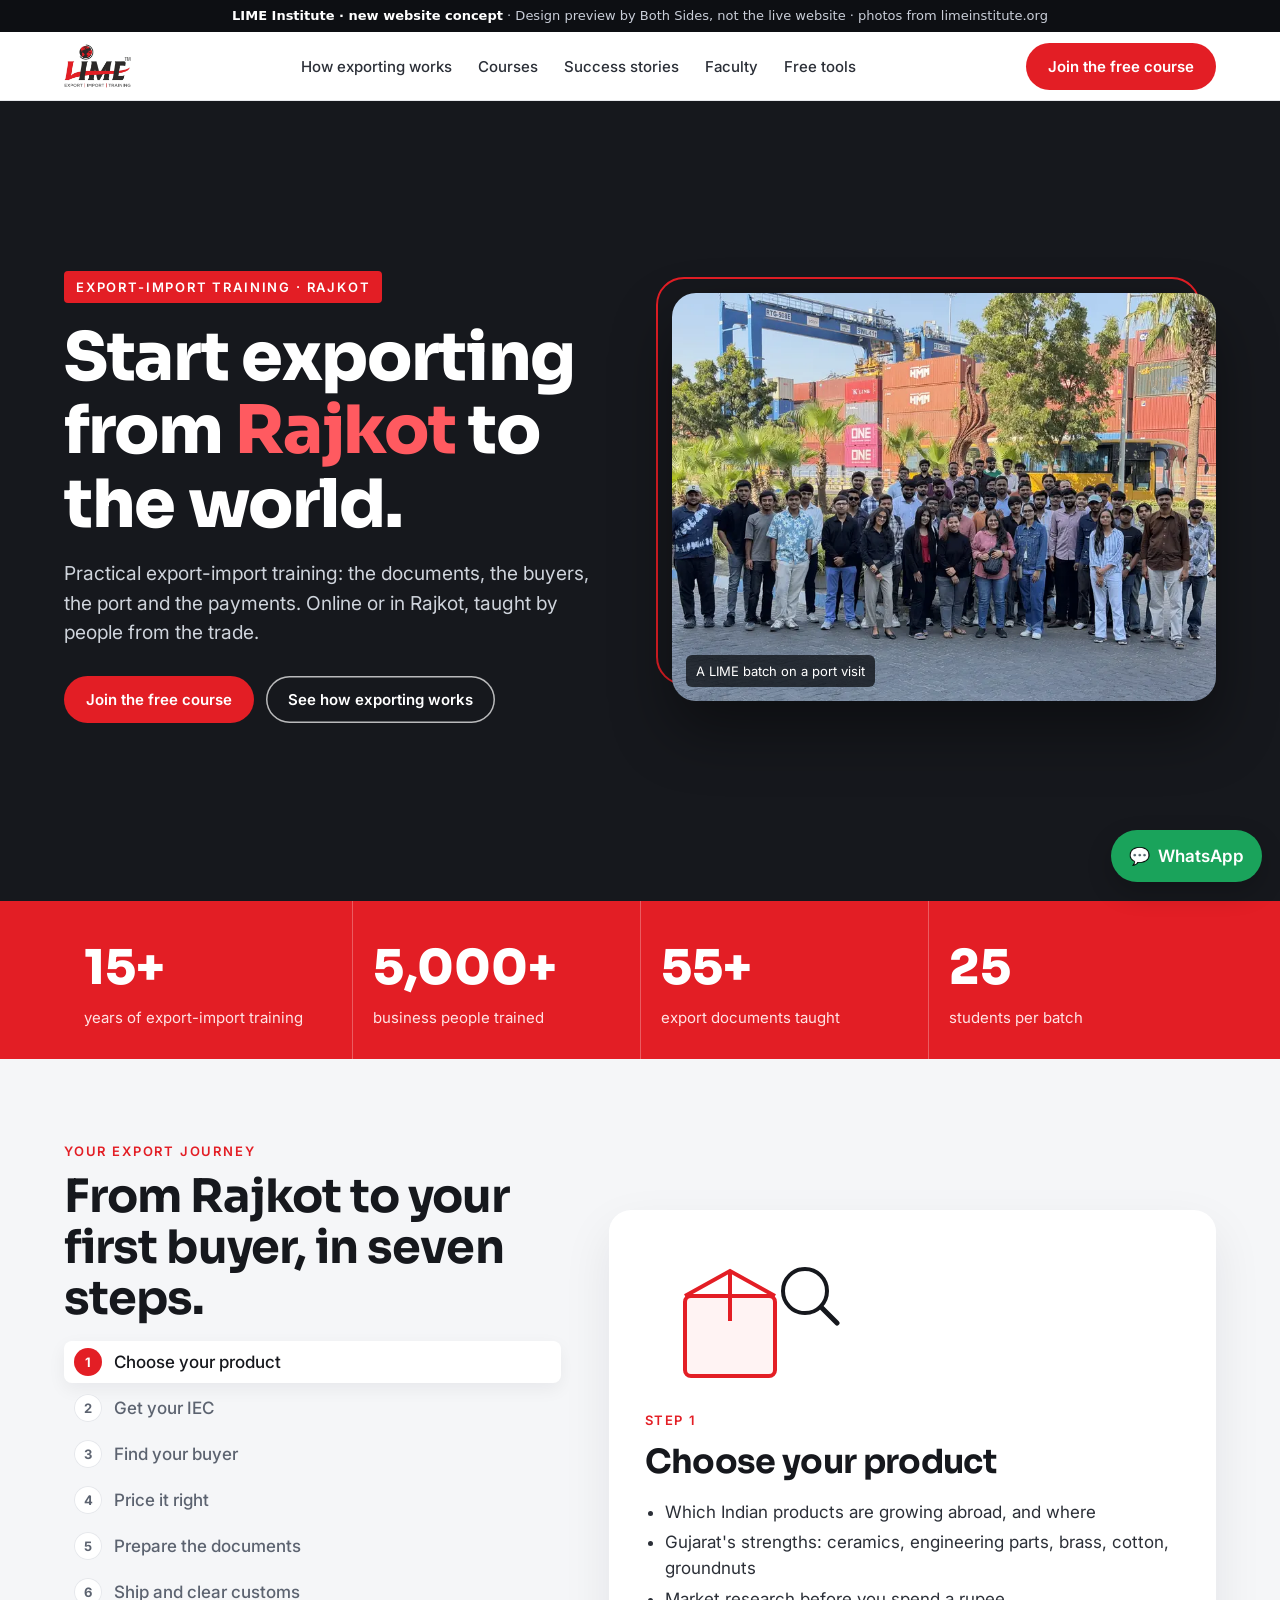
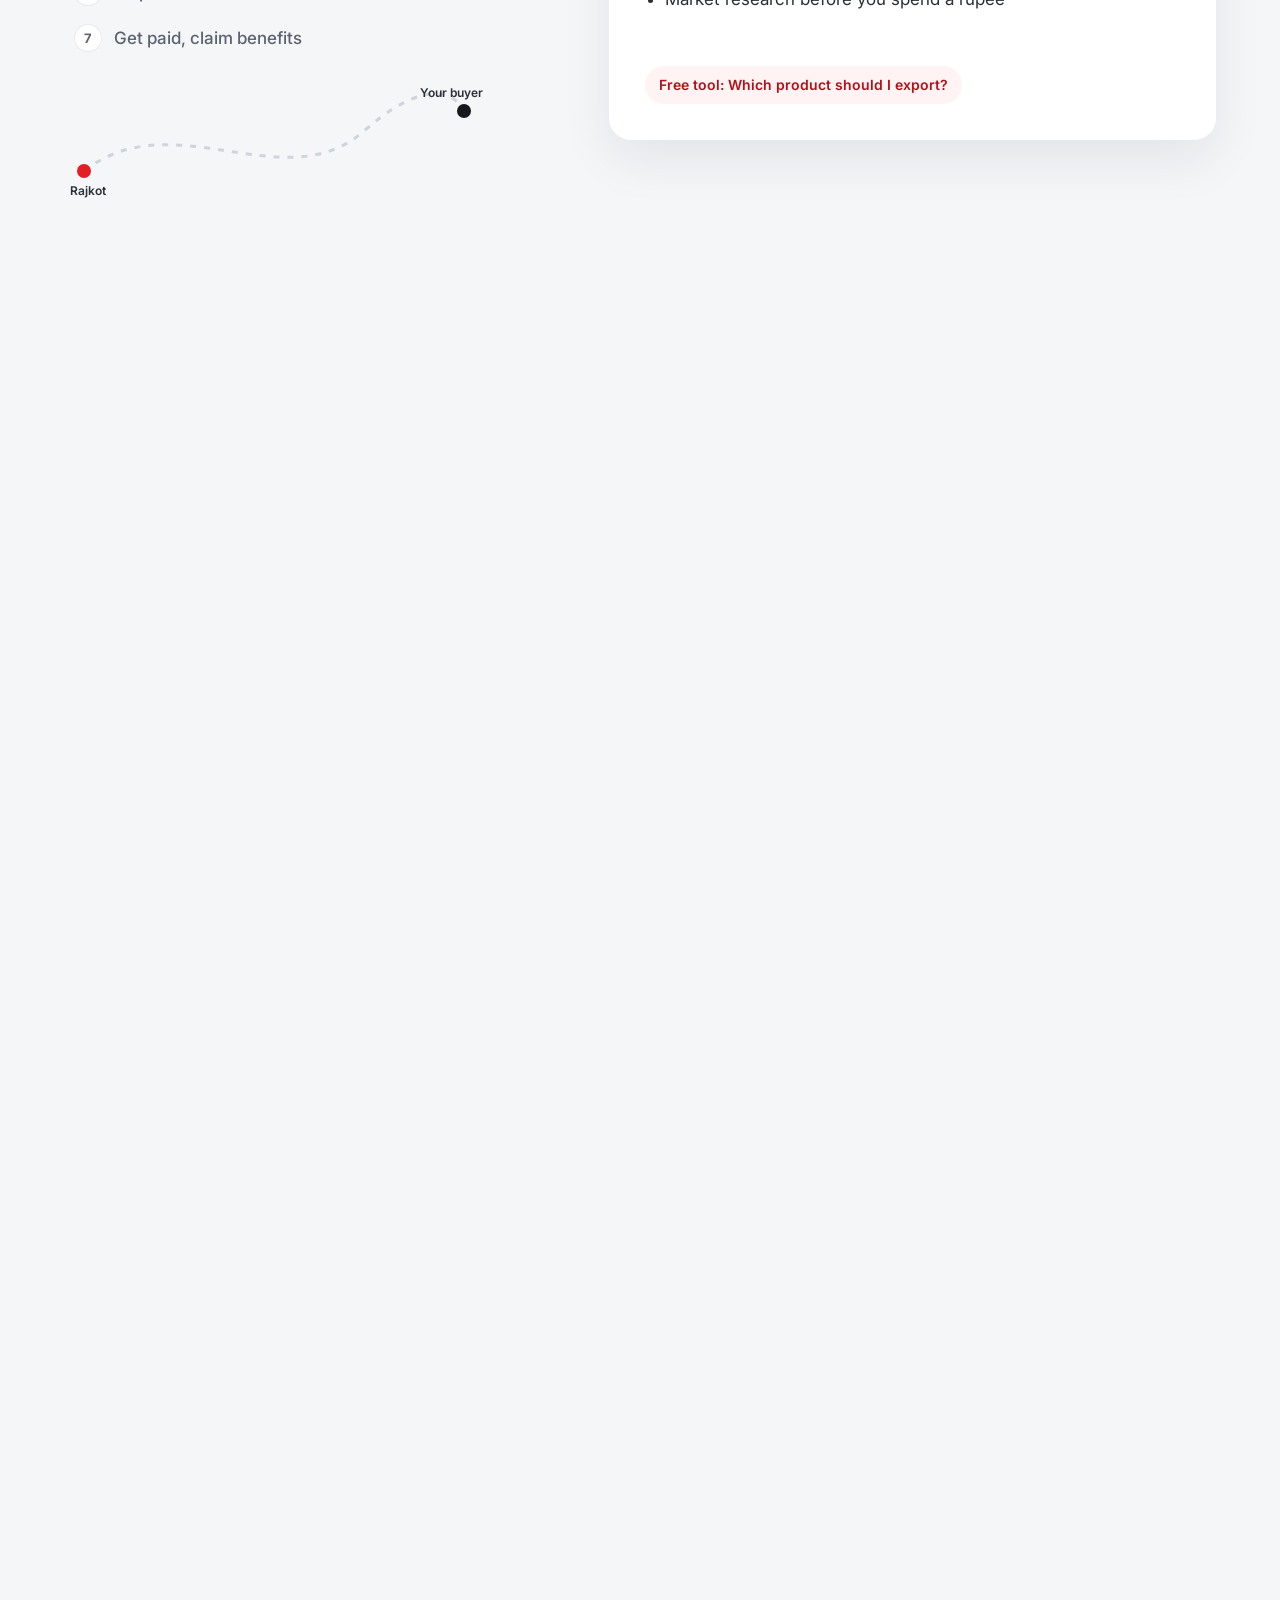
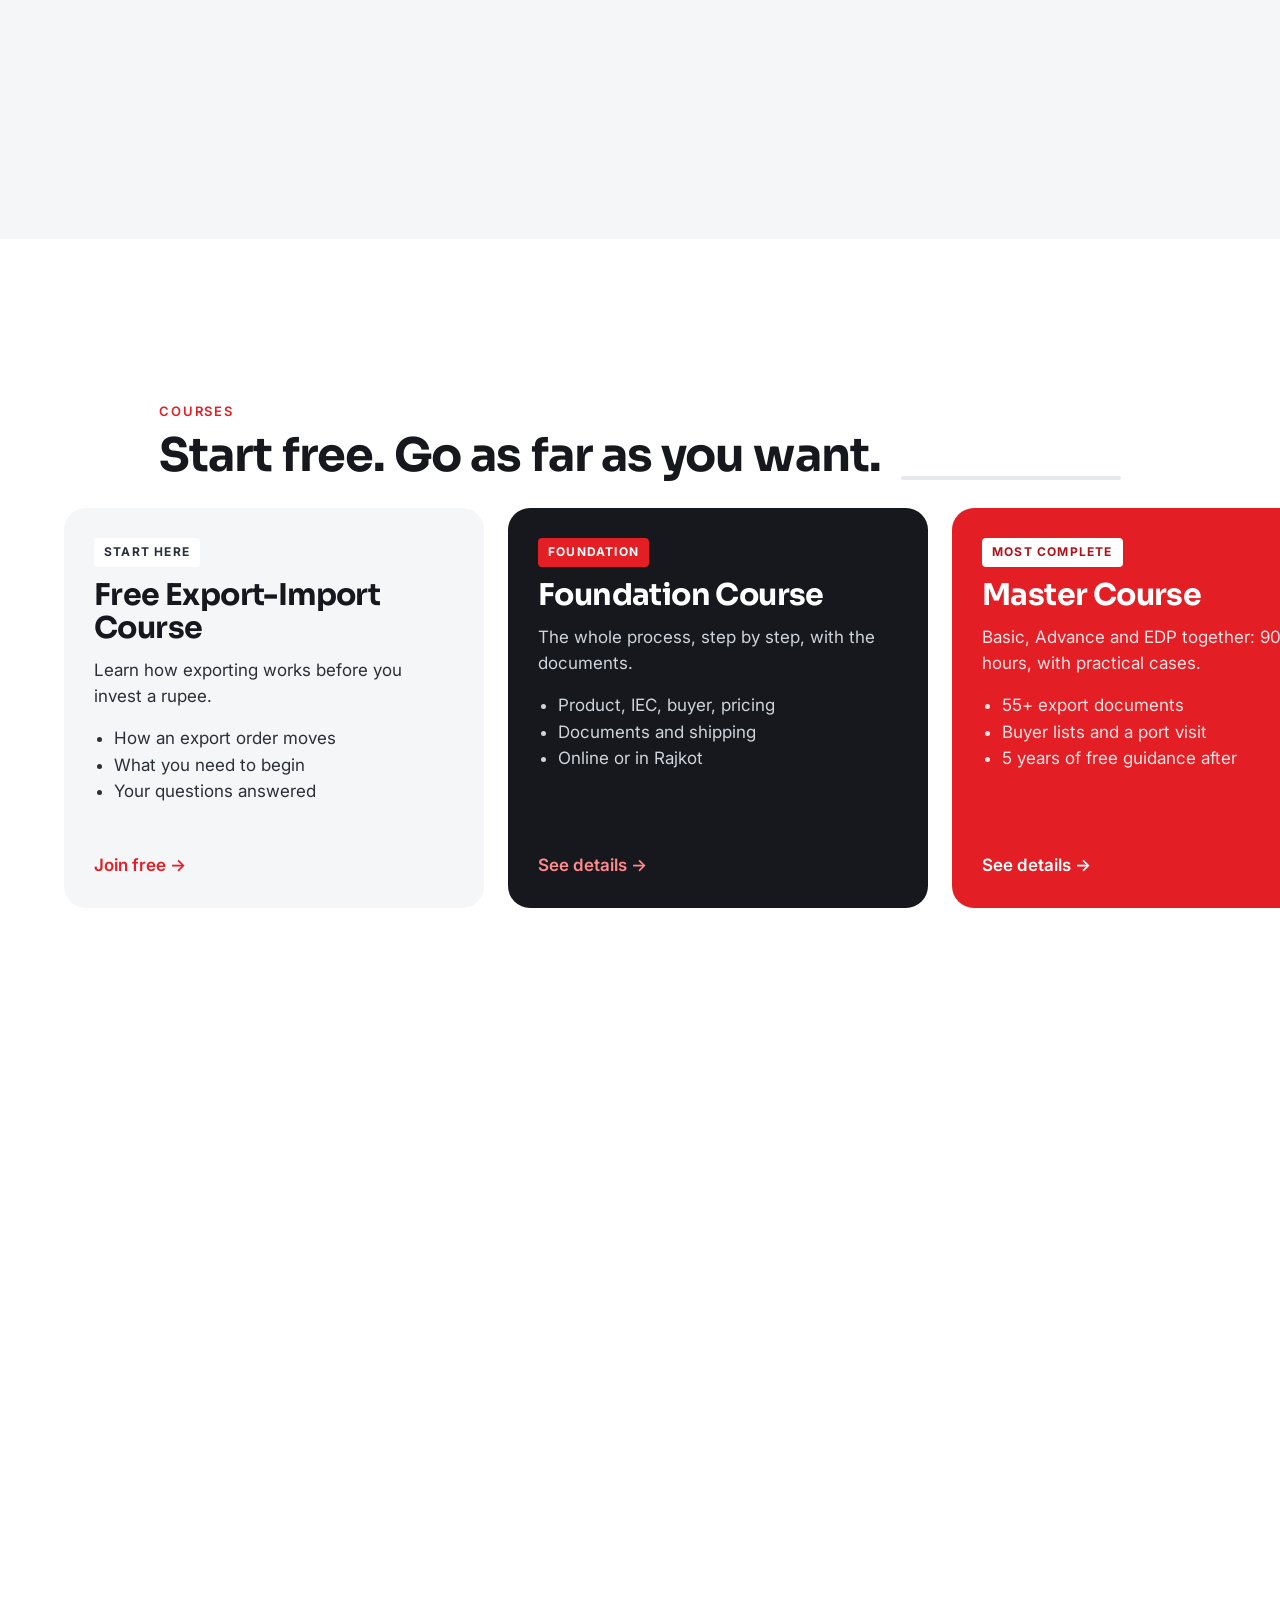
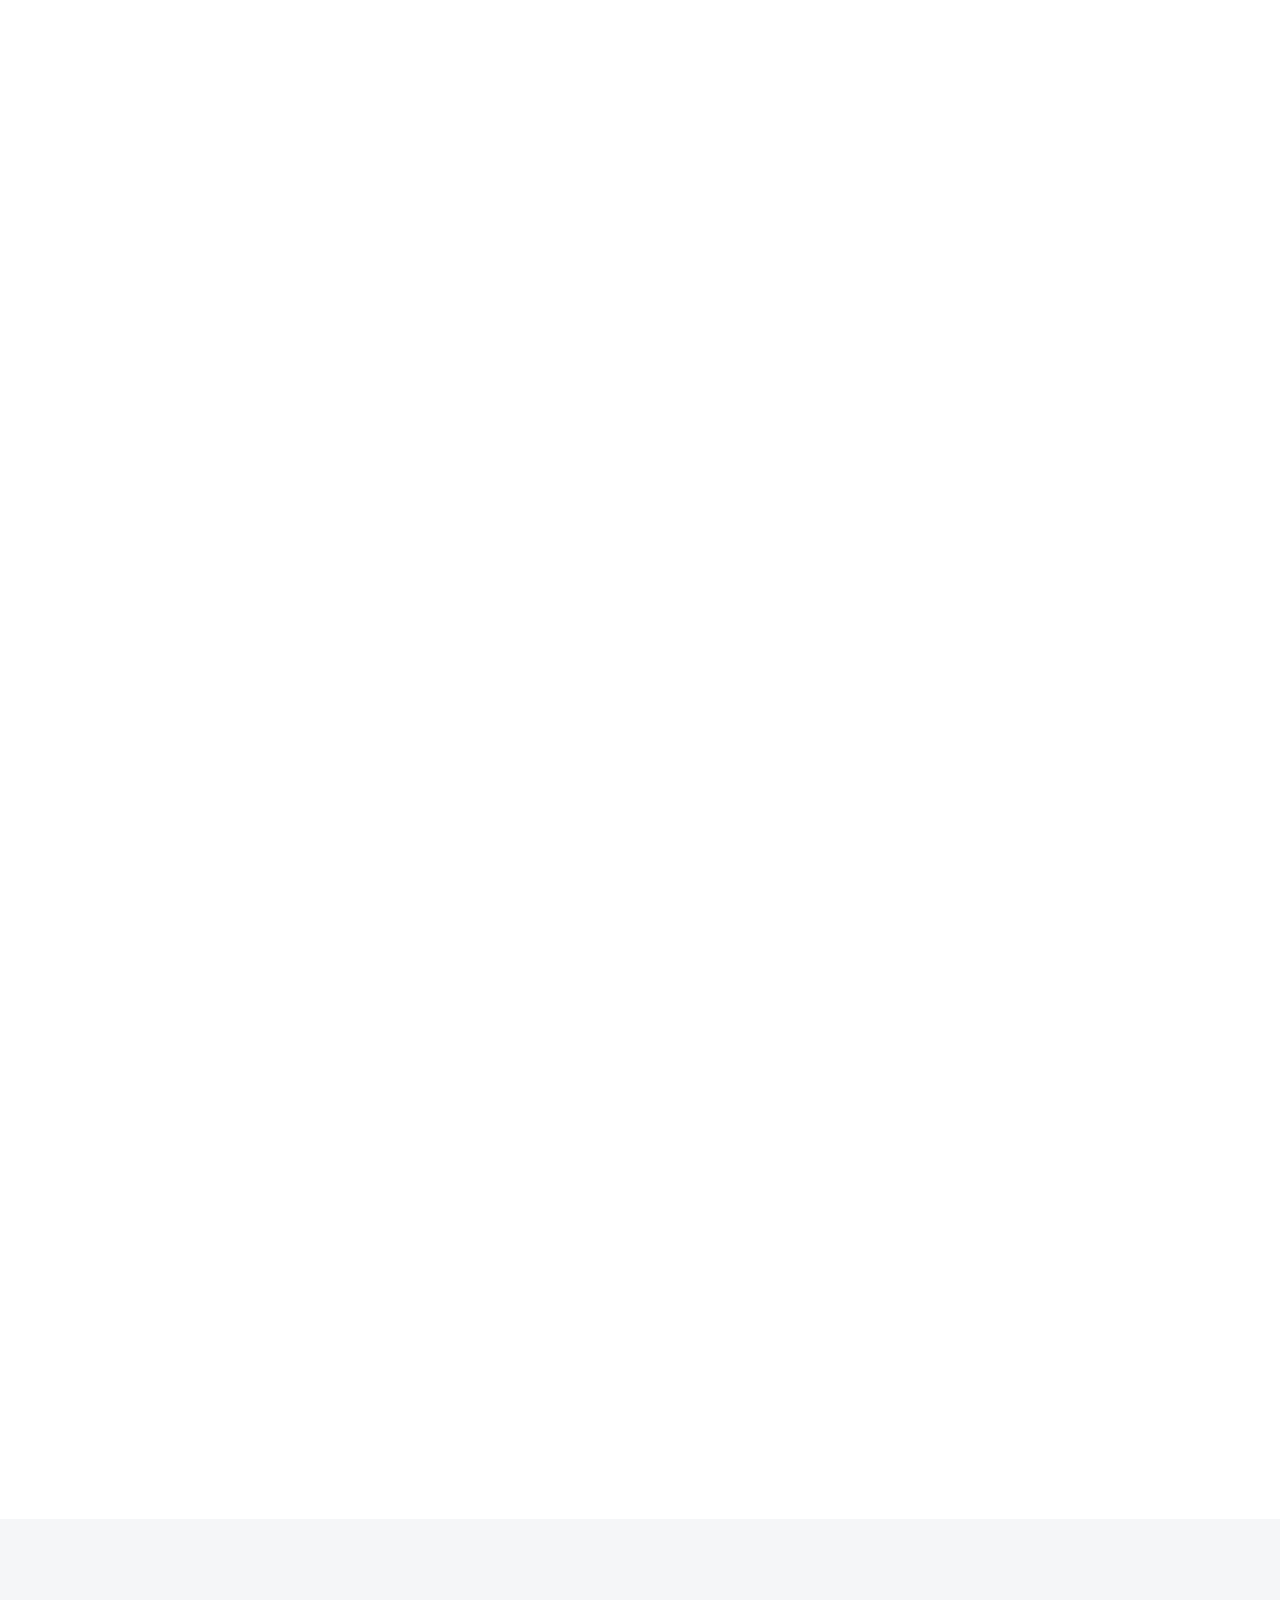
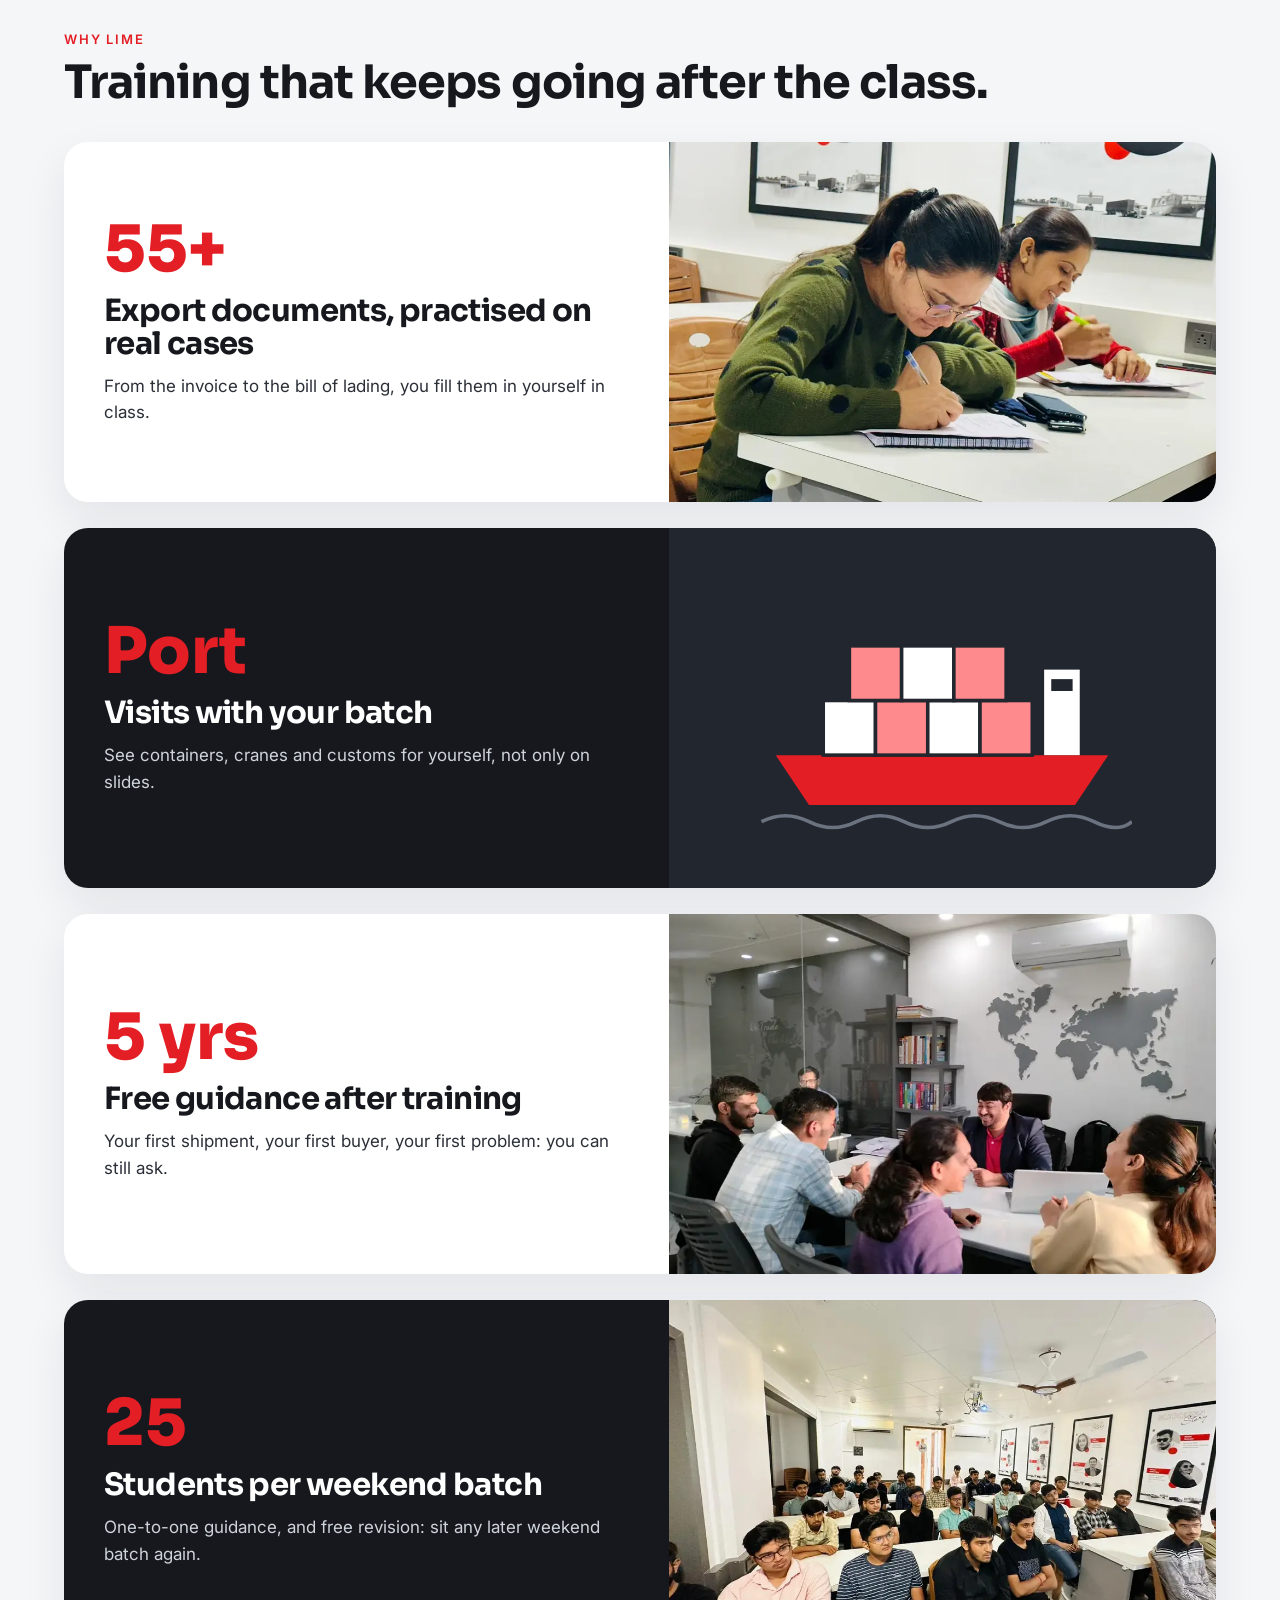
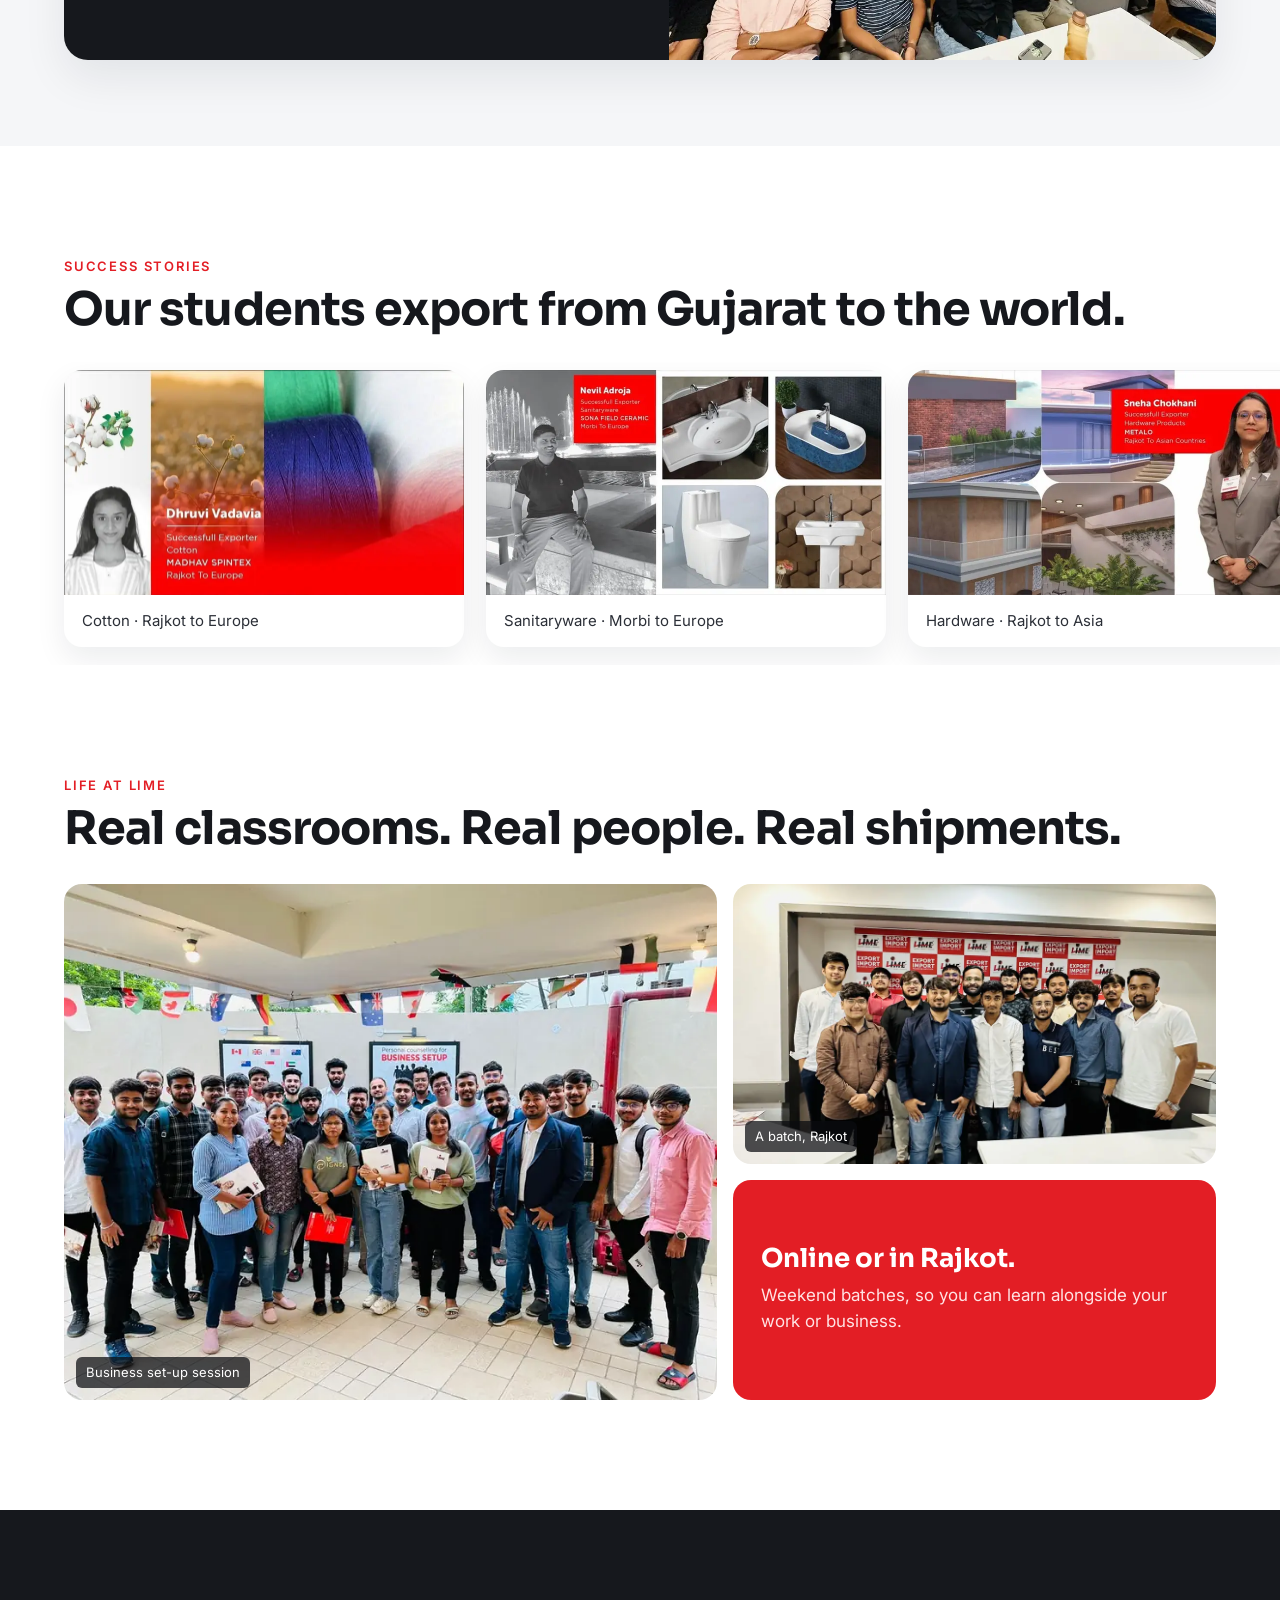
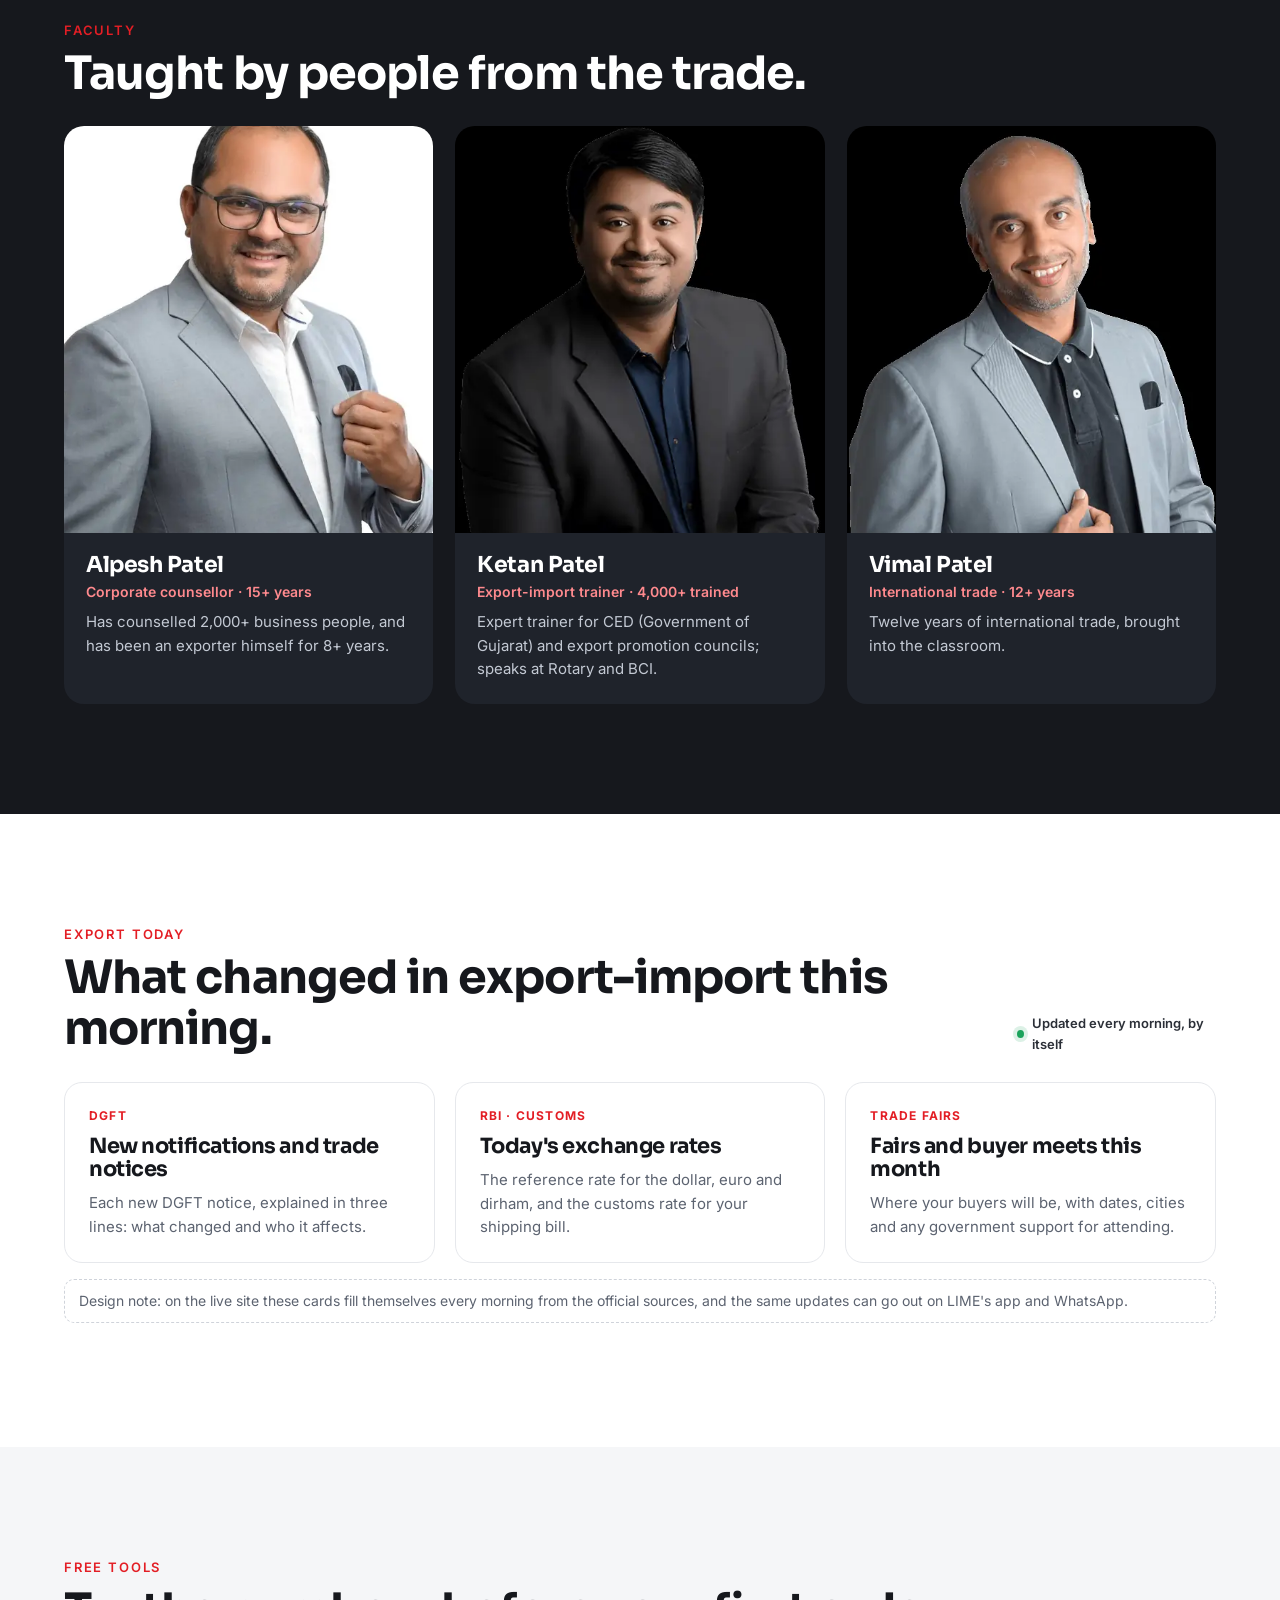
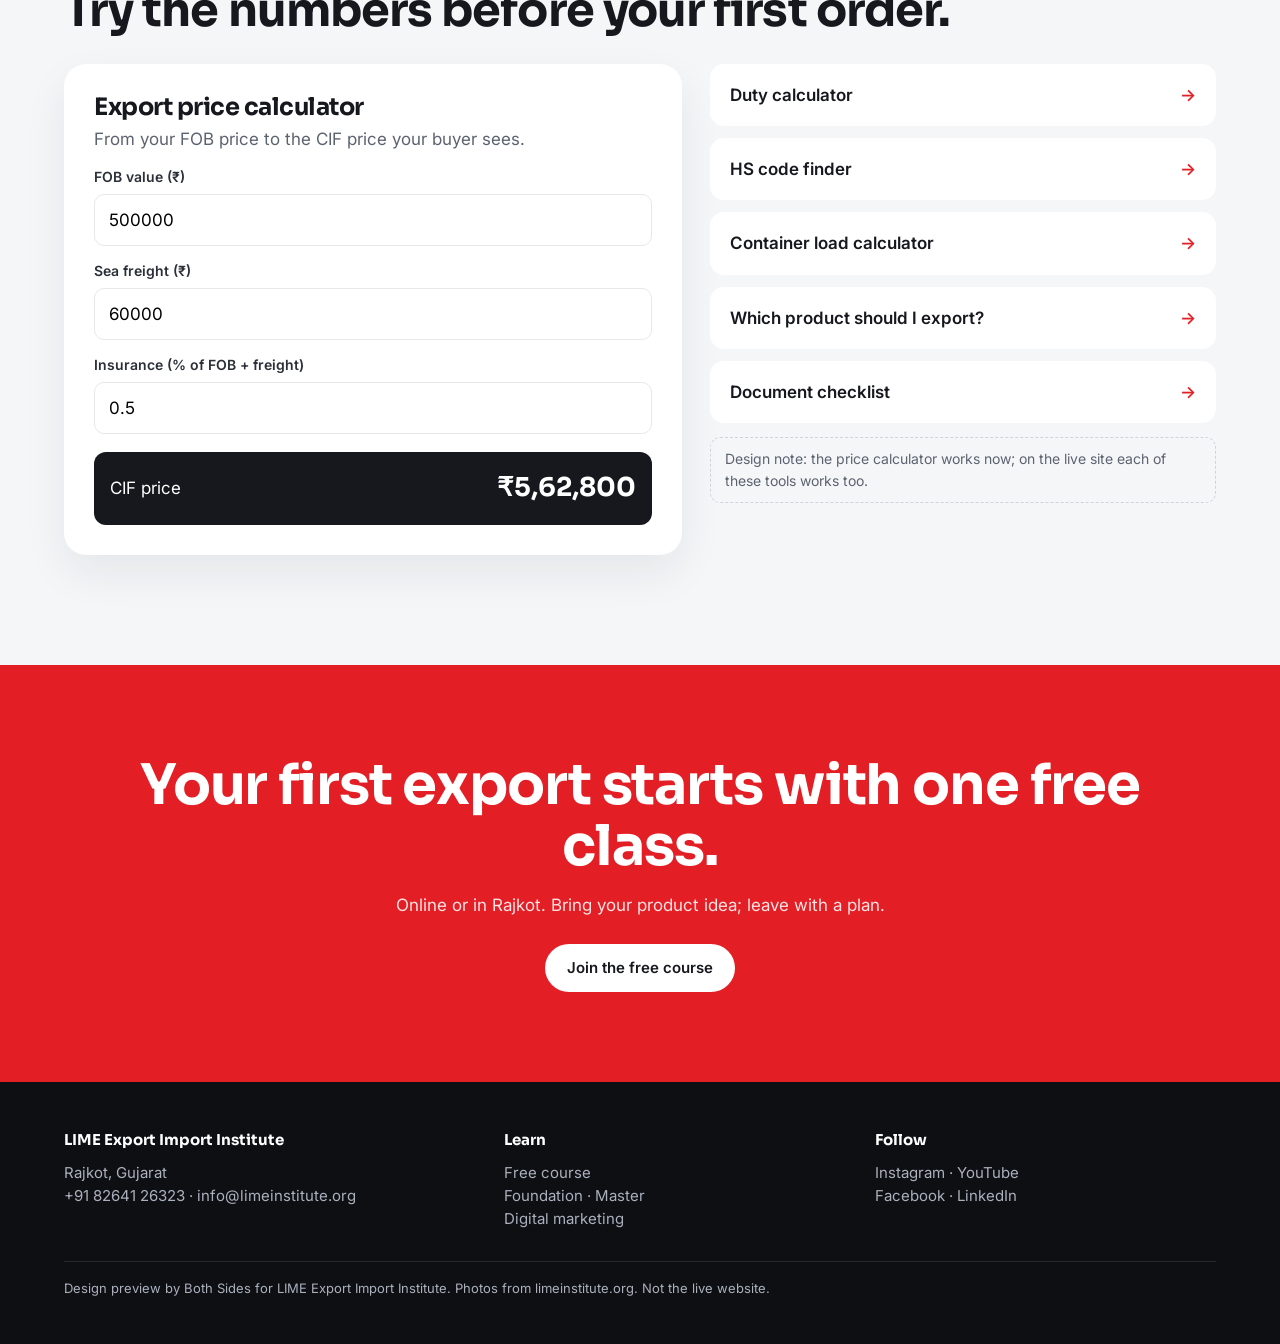
<file: demo/lime-institute/index.html>
<!doctype html>
<html lang="en">
<head>
<meta charset="utf-8">
<meta name="viewport" content="width=device-width,initial-scale=1">
<meta name="robots" content="noindex, nofollow">
<title>LIME Institute · new website concept (design preview)</title>
<meta name="description" content="Design preview by Both Sides for LIME Export Import Institute, Rajkot. Not the live website.">
<link rel="preconnect" href="https://fonts.googleapis.com">
<link rel="preconnect" href="https://fonts.gstatic.com" crossorigin>
<link href="https://fonts.googleapis.com/css2?family=Sora:wght@600;700;800&family=Inter:wght@400;500;600&display=swap" rel="stylesheet">
<style>
:root{--red:#E31E25;--red-deep:#b3121a;--ink:#16181d;--ink2:#2b2f37;--muted:#5c6370;--line:#e6e8ec;--soft:#f5f6f8;--white:#fff}
*{box-sizing:border-box}
html{scroll-behavior:smooth}
body{margin:0;font-family:Inter,system-ui,sans-serif;color:var(--ink);background:var(--white);font-size:17px;line-height:1.55;-webkit-font-smoothing:antialiased}
h1,h2,h3{font-family:Sora,Inter,sans-serif;letter-spacing:-.02em;line-height:1.1;margin:0}
a{color:inherit;text-decoration:none}
img{display:block;max-width:100%;height:auto}
.wrap{max-width:1200px;margin:0 auto;padding:0 24px}
.pv{background:#0d0f13;color:#c9ced8;font:13px/1.4 system-ui,Segoe UI,Arial,sans-serif;padding:7px 16px;text-align:center}
.pv b{color:#fff}
/* header */
header.top{position:sticky;top:0;z-index:30;background:rgba(255,255,255,.92);backdrop-filter:blur(10px);border-bottom:1px solid var(--line)}
header.top .wrap{display:flex;align-items:center;justify-content:space-between;height:68px;gap:20px}
.logo img{height:44px;width:auto}
nav.main{display:flex;gap:26px;font-weight:500;font-size:15px;color:var(--ink2)}
nav.main a:hover{color:var(--red)}
.btn{display:inline-flex;align-items:center;gap:8px;border-radius:999px;padding:12px 22px;font-weight:600;font-size:15px;border:0;cursor:pointer;font-family:inherit;transition:transform .15s}
.btn:hover{transform:translateY(-1px)}
.btn.red{background:var(--red);color:#fff}
.btn.white{background:#fff;color:var(--ink)}
.btn.line{background:transparent;color:#fff;box-shadow:inset 0 0 0 1.5px rgba(255,255,255,.7)}
/* hero: words left, their own port-visit photo right, never shown bigger than the file */
.hero{background:var(--ink);color:#fff;overflow:hidden}
.hero .wrap{display:grid;grid-template-columns:minmax(0,1fr) minmax(0,1fr);gap:64px;align-items:center;min-height:calc(100vh - 100px);padding-top:56px;padding-bottom:64px}
.eyebrow{display:inline-block;font-size:13px;font-weight:600;letter-spacing:.14em;text-transform:uppercase;color:#fff;background:var(--red);padding:6px 12px;border-radius:4px;margin-bottom:18px}
.hero h1{font-size:clamp(40px,5.2vw,74px);font-weight:800}
.hero h1 em{font-style:normal;color:#ff5a60}
.hero p.lead{font-size:clamp(17px,1.5vw,20px);max-width:560px;margin:18px 0 28px;color:#cfd4dc}
.hero .ctas{display:flex;gap:12px;flex-wrap:wrap}
.frame{position:relative;margin:0}
.frame:before{content:"";position:absolute;inset:-16px 16px 16px -16px;border:2px solid var(--red);border-radius:28px}
.frame .ph{position:relative;border-radius:24px;overflow:hidden;aspect-ratio:4/3;box-shadow:0 30px 60px rgba(0,0,0,.4)}
.frame img{width:100%;height:100%;object-fit:cover}
.frame figcaption{position:absolute;left:14px;bottom:14px;background:rgba(10,12,16,.75);color:#fff;font-size:13px;padding:6px 10px;border-radius:6px}
/* stats */
.stats{background:var(--red);color:#fff}
.stats .wrap{display:grid;grid-template-columns:repeat(4,1fr);gap:0}
.stat{padding:30px 20px;border-left:1px solid rgba(255,255,255,.28)}
.stat:first-child{border-left:0}
.stat .n{font-family:Sora,sans-serif;font-weight:800;font-size:clamp(32px,4vw,48px);color:#fff}
.stat .l{color:#ffe3e4;font-size:15px}
/* journey (pinned, content swaps on scroll) */
.journey{position:relative;height:620vh;background:var(--soft)}
.journey .stick{position:sticky;top:68px;height:calc(100vh - 68px);display:grid;grid-template-columns:minmax(0,.9fr) minmax(0,1.1fr);gap:48px;align-items:center;max-width:1200px;margin:0 auto;padding:0 24px}
.j-left .k{font-size:13px;font-weight:600;letter-spacing:.14em;text-transform:uppercase;color:var(--red)}
.j-left h2{font-size:clamp(30px,3.6vw,48px);margin:10px 0 18px}
.steps{list-style:none;padding:0;margin:0 0 22px;display:grid;gap:4px}
.steps li{display:flex;gap:12px;align-items:center;padding:7px 10px;border-radius:8px;color:var(--muted);font-weight:500;transition:all .3s}
.steps li b{width:28px;height:28px;border-radius:50%;display:grid;place-items:center;font-size:13px;background:#fff;color:var(--muted);box-shadow:inset 0 0 0 1px var(--line);flex:none}
.steps li.on{color:var(--ink);background:#fff;box-shadow:0 6px 18px rgba(16,24,40,.06)}
.steps li.on b{background:var(--red);color:#fff;box-shadow:none}
.steps li.done b{background:var(--ink);color:#fff;box-shadow:none}
.route{width:100%;max-width:420px;height:auto}
.route .path{fill:none;stroke:#cfd3da;stroke-width:3;stroke-dasharray:6 8}
.route .prog{fill:none;stroke:var(--red);stroke-width:3.5;stroke-linecap:round}
.route text{font:600 12px Inter,sans-serif;fill:var(--ink2)}
.j-right{position:relative;height:min(530px,72vh)}
.panel{position:absolute;inset:0;background:#fff;border-radius:22px;padding:36px;box-shadow:0 20px 50px rgba(16,24,40,.08);display:flex;flex-direction:column;gap:14px;opacity:0;transform:translateY(28px) scale(.98);transition:opacity .45s ease,transform .45s ease;pointer-events:none}
.panel.on{opacity:1;transform:none;pointer-events:auto}
.panel .ill{height:150px;display:flex;align-items:center}
.panel .ill svg{height:150px;width:auto}
.panel .num{font-size:13px;font-weight:600;letter-spacing:.12em;color:var(--red);text-transform:uppercase}
.panel h3{font-size:clamp(26px,2.6vw,34px)}
.panel ul{margin:0;padding-left:20px;color:var(--ink2)}
.panel ul li{margin:4px 0}
.chip{align-self:flex-start;margin-top:auto;display:inline-flex;gap:8px;align-items:center;background:#fff3f3;color:var(--red-deep);border-radius:999px;padding:8px 14px;font-weight:600;font-size:14px}
/* courses: sideways strip driven by scroll */
.courses{position:relative;height:320vh;background:#fff}
.courses .stick{position:sticky;top:68px;height:calc(100vh - 68px);overflow:hidden;display:flex;flex-direction:column;justify-content:center}
.sec-head{display:flex;justify-content:space-between;align-items:flex-end;gap:20px;margin-bottom:28px}
.sec-head .k{font-size:13px;font-weight:600;letter-spacing:.14em;text-transform:uppercase;color:var(--red)}
.sec-head h2{font-size:clamp(30px,3.6vw,48px);margin-top:8px}
.bar{height:4px;background:var(--line);border-radius:4px;overflow:hidden;width:220px}
.bar i{display:block;height:100%;width:0;background:var(--red)}
.track{display:flex;gap:24px;padding-left:max(24px,calc((100vw - 1200px)/2 + 24px));will-change:transform}
.course{flex:0 0 min(420px,82vw);border-radius:22px;padding:30px;background:var(--soft);display:flex;flex-direction:column;gap:12px;min-height:400px}
.course .tag{align-self:flex-start;font-size:12px;font-weight:700;letter-spacing:.1em;text-transform:uppercase;padding:5px 10px;border-radius:4px;background:#fff;color:var(--ink2)}
.course h3{font-size:30px}
.course p{margin:0;color:var(--ink2)}
.course ul{margin:4px 0 0;padding-left:20px;color:var(--ink2)}
.course .go{margin-top:auto;font-weight:600;color:var(--red)}
.course.dark{background:var(--ink);color:#fff}
.course.dark p,.course.dark ul{color:#cfd4dc}
.course.dark .tag{background:var(--red);color:#fff}
.course.red{background:var(--red);color:#fff}
.course.red p,.course.red ul{color:#ffe3e4}
.course.red .go{color:#fff}
/* why: stacking cards */
.why{background:var(--soft);padding:110px 0 60px}
.why .cards{margin-top:34px}
.stack{position:sticky;top:110px;margin-bottom:26px;border-radius:24px;overflow:hidden;display:grid;grid-template-columns:1.05fr .95fr;min-height:360px;background:#fff;box-shadow:0 18px 44px rgba(16,24,40,.08)}
.stack .txt{padding:40px;display:flex;flex-direction:column;justify-content:center;gap:12px}
.stack .txt .big{font-family:Sora,sans-serif;font-size:clamp(44px,5vw,64px);font-weight:800;color:var(--red);line-height:1}
.stack h3{font-size:clamp(24px,2.4vw,32px)}
.stack p{margin:0;color:var(--ink2)}
.stack .pic{position:relative;min-height:280px}
.stack .pic img{position:absolute;inset:0;width:100%;height:100%;object-fit:cover}
.stack.alt{background:var(--ink);color:#fff}.stack.alt p{color:#cfd4dc}
.stack:nth-child(2){top:128px}.stack:nth-child(3){top:146px}.stack:nth-child(4){top:164px}
.stack .pic.art{display:grid;place-items:center;background:#22262e;min-height:280px}
.stack .pic.art svg{width:min(80%,380px);height:auto}
/* stories */
.stories{padding:110px 0 90px}
.swipe{display:flex;gap:22px;overflow-x:auto;scroll-snap-type:x mandatory;padding:8px 24px 18px max(24px,calc((100vw - 1200px)/2 + 24px));scroll-padding-left:max(24px,calc((100vw - 1200px)/2 + 24px));scrollbar-width:thin}
.story{flex:0 0 min(400px,84vw);scroll-snap-align:start;border-radius:18px;overflow:hidden;background:#fff;box-shadow:0 12px 30px rgba(16,24,40,.08)}
.story img{width:100%;aspect-ratio:16/9;object-fit:cover}
.story .cap{padding:14px 18px;font-size:15px;color:var(--ink2)}
.more{flex:0 0 260px;scroll-snap-align:start;border-radius:18px;background:var(--red);color:#fff;display:flex;flex-direction:column;justify-content:center;padding:28px;gap:10px}
.more b{font-family:Sora,sans-serif;font-size:44px;line-height:1}
/* life at lime */
.life{padding:20px 0 110px}
.mosaic{display:grid;grid-template-columns:1.35fr 1fr;grid-template-rows:280px 220px;gap:16px;margin-top:30px}
.mosaic .tile{border-radius:18px;background:var(--red);color:#fff;padding:28px;display:flex;flex-direction:column;justify-content:center;gap:8px}
.mosaic .tile b{font-family:Sora,sans-serif;font-size:26px;line-height:1.15}
.mosaic .tile span{color:#ffe3e4}
.dnote{margin-top:16px;font-size:14px;color:var(--muted);border:1px dashed #cfd3da;border-radius:10px;padding:10px 14px}
.mosaic figure{margin:0;border-radius:18px;overflow:hidden;position:relative}
.mosaic figure:first-child{grid-row:span 2}
.mosaic img{position:absolute;inset:0;width:100%;height:100%;object-fit:cover}
.mosaic figcaption{position:absolute;left:12px;bottom:12px;background:rgba(10,12,16,.72);color:#fff;font-size:13px;padding:5px 10px;border-radius:6px}
/* faculty */
.faculty{background:var(--ink);color:#fff;padding:110px 0}
.faculty .sec-head h2{color:#fff}
.people{display:grid;grid-template-columns:repeat(3,1fr);gap:22px}
.person{background:#1f232b;border-radius:20px;overflow:hidden}
.person .ph{aspect-ratio:4/4.4;position:relative;background:#111}
.person .ph img{position:absolute;inset:0;width:100%;height:100%;object-fit:cover;object-position:50% 20%}
.person .t{padding:20px 22px 24px}
.person h3{font-size:22px}
.person .r{color:#ff8a8e;font-weight:600;font-size:14px;margin:4px 0 8px}
.person p{margin:0;color:#c3c9d3;font-size:15px}
/* export today */
.today{padding:110px 0}
.tcards{display:grid;grid-template-columns:repeat(3,1fr);gap:20px}
.tcard{border:1px solid var(--line);border-radius:18px;padding:24px;display:flex;flex-direction:column;gap:10px}
.tcard .src{font-size:12px;font-weight:700;letter-spacing:.1em;text-transform:uppercase;color:var(--red)}
.tcard h3{font-size:21px}
.tcard p{margin:0;color:var(--muted);font-size:15px}
.live{display:inline-flex;align-items:center;gap:8px;font-size:13px;font-weight:600;color:var(--ink2)}
.live:before{content:"";width:8px;height:8px;border-radius:50%;background:#1aa35b;box-shadow:0 0 0 4px rgba(26,163,91,.15)}
/* tools */
.tools{background:var(--soft);padding:110px 0}
.tools .grid{display:grid;grid-template-columns:1.1fr .9fr;gap:28px;align-items:start}
.calc{background:#fff;border-radius:22px;padding:30px;box-shadow:0 18px 44px rgba(16,24,40,.07)}
.calc h3{font-size:24px;margin-bottom:6px}
.calc label{display:block;font-size:14px;font-weight:600;color:var(--ink2);margin:14px 0 6px}
.calc input{width:100%;font:inherit;padding:12px 14px;border:1px solid var(--line);border-radius:10px}
.calc .out{margin-top:18px;padding:16px;border-radius:12px;background:var(--ink);color:#fff;display:flex;justify-content:space-between;align-items:center}
.calc .out b{font-family:Sora,sans-serif;font-size:26px}
.tlist{display:grid;gap:12px}
.tlist a{display:flex;justify-content:space-between;align-items:center;background:#fff;border-radius:14px;padding:18px 20px;font-weight:600}
.tlist a span{color:var(--red)}
/* cta + footer */
.cta{background:var(--red);color:#fff;padding:90px 0;text-align:center}
.cta h2{font-size:clamp(32px,4.4vw,56px)}
.cta p{margin:14px auto 26px;max-width:620px;color:#ffe3e4}
footer{background:#0d0f13;color:#aab1bd;padding:46px 0;font-size:15px}
footer .wrap{display:grid;grid-template-columns:1.2fr 1fr 1fr;gap:30px}
footer h4{color:#fff;margin:0 0 10px;font-family:Sora,sans-serif}
footer .copy{grid-column:1/-1;border-top:1px solid #23272f;padding-top:16px;font-size:13px}
.wa{position:fixed;right:18px;bottom:18px;z-index:40;background:#1aa35b;color:#fff;border-radius:999px;padding:13px 18px;font-weight:600;box-shadow:0 10px 26px rgba(0,0,0,.2);display:flex;gap:8px;align-items:center}
.reveal{opacity:0;transform:translateY(24px);transition:opacity .7s ease,transform .7s ease}
.reveal.in{opacity:1;transform:none}
@media (max-width:900px){
  nav.main{display:none}
  .hero .wrap{grid-template-columns:1fr;min-height:0;gap:34px;padding-top:36px;padding-bottom:48px}
  .frame:before{inset:-10px 10px 10px -10px}
  .stats .wrap{grid-template-columns:repeat(2,1fr)}
  .stat:nth-child(3){border-left:0}
  .journey .stick{grid-template-columns:1fr;gap:14px;align-content:start;padding-top:18px}
  .j-left h2{font-size:28px;margin-bottom:8px}
  .steps{grid-template-columns:repeat(7,1fr);gap:6px}
  .steps li{padding:0;justify-content:center;background:none!important;box-shadow:none!important}
  .steps li span,.route{display:none}
  .j-right{height:min(520px,64vh)}
  .panel{padding:22px;gap:10px}
  .panel .ill,.panel .ill svg{height:84px}
  .stack{grid-template-columns:1fr;top:90px}
  .stack .pic{min-height:200px}
  .mosaic{grid-template-columns:1fr;grid-template-rows:none}
  .mosaic figure{aspect-ratio:4/3}
  .mosaic figure:first-child{grid-row:auto}
  .people,.tcards,.tools .grid,footer .wrap{grid-template-columns:1fr}
  .wa{padding:14px 15px}.wa span{display:none}
  .j-right{height:min(500px,62vh)}
}
@media (min-width:901px) and (max-height:760px){.route{display:none}.steps li{padding:5px 10px}}
@media (prefers-reduced-motion:reduce){.panel,.reveal{transition:none}html{scroll-behavior:auto}}
</style>
</head>
<body>
<div class="pv"><b>LIME Institute · new website concept</b> · Design preview by Both Sides, not the live website · photos from limeinstitute.org</div>

<header class="top"><div class="wrap">
  <a class="logo" href="#top" aria-label="LIME Institute home"><img src="assets/lime-logo.webp" alt="LIME Export Import Training" width="520" height="344"></a>
  <nav class="main" aria-label="Main"><a href="#journey">How exporting works</a><a href="#courses">Courses</a><a href="#stories">Success stories</a><a href="#faculty">Faculty</a><a href="#tools">Free tools</a></nav>
  <a class="btn red" href="#courses">Join the free course</a>
</div></header>

<main id="top">
<section class="hero">
  <div class="wrap">
    <div>
      <span class="eyebrow">Export-import training · Rajkot</span>
      <h1>Start exporting from <em>Rajkot</em> to the world.</h1>
      <p class="lead">Practical export-import training: the documents, the buyers, the port and the payments. Online or in Rajkot, taught by people from the trade.</p>
      <div class="ctas"><a class="btn red" href="#courses">Join the free course</a><a class="btn line" href="#journey">See how exporting works</a></div>
    </div>
    <figure class="frame"><div class="ph"><img src="assets/port-visit-1280.webp" srcset="assets/port-visit-800.webp 800w, assets/port-visit-1280.webp 1280w, assets/port-visit-1920.webp 1920w" sizes="(max-width:900px) 100vw, 50vw" width="1920" height="1440" alt="A LIME batch on a visit to a container port" fetchpriority="high"></div><figcaption>A LIME batch on a port visit</figcaption></figure>
  </div>
</section>

<section class="stats" aria-label="LIME in numbers"><div class="wrap">
  <div class="stat"><div class="n"><span data-to="15">15</span>+</div><div class="l">years of export-import training</div></div>
  <div class="stat"><div class="n"><span data-to="5000">5,000</span>+</div><div class="l">business people trained</div></div>
  <div class="stat"><div class="n"><span data-to="55">55</span>+</div><div class="l">export documents taught</div></div>
  <div class="stat"><div class="n"><span data-to="25">25</span></div><div class="l">students per batch</div></div>
</div></section>

<section class="journey" id="journey" aria-label="Your export journey in seven steps">
  <div class="stick">
    <div class="j-left">
      <div class="k">Your export journey</div>
      <h2>From Rajkot to your first buyer, in seven steps.</h2>
      <ol class="steps" id="steps">
        <li><b>1</b><span>Choose your product</span></li>
        <li><b>2</b><span>Get your IEC</span></li>
        <li><b>3</b><span>Find your buyer</span></li>
        <li><b>4</b><span>Price it right</span></li>
        <li><b>5</b><span>Prepare the documents</span></li>
        <li><b>6</b><span>Ship and clear customs</span></li>
        <li><b>7</b><span>Get paid, claim benefits</span></li>
      </ol>
      <svg class="route" viewBox="0 0 420 120" aria-hidden="true"><path class="path" d="M20 90 C 110 20, 220 120, 300 50 S 400 30, 400 30"/><path class="prog" id="prog" d="M20 90 C 110 20, 220 120, 300 50 S 400 30, 400 30"/><circle cx="20" cy="90" r="7" fill="#E31E25"/><text x="6" y="114">Rajkot</text><circle cx="400" cy="30" r="7" fill="#16181d"/><text x="356" y="16">Your buyer</text></svg>
    </div>
    <div class="j-right" id="panels">
      <article class="panel"><div class="ill"><svg viewBox="0 0 200 150" aria-hidden="true"><rect x="40" y="50" width="90" height="80" rx="6" fill="#fff3f3" stroke="#E31E25" stroke-width="4"/><path d="M40 50 L85 25 L130 50" fill="none" stroke="#E31E25" stroke-width="4"/><path d="M85 25 V75" stroke="#E31E25" stroke-width="4"/><circle cx="160" cy="45" r="22" fill="none" stroke="#16181d" stroke-width="4"/><path d="M176 61 L192 77" stroke="#16181d" stroke-width="5" stroke-linecap="round"/></svg></div><div class="num">Step 1</div><h3>Choose your product</h3><ul><li>Which Indian products are growing abroad, and where</li><li>Gujarat's strengths: ceramics, engineering parts, brass, cotton, groundnuts</li><li>Market research before you spend a rupee</li></ul><span class="chip">Free tool: Which product should I export?</span></article>
      <article class="panel"><div class="ill"><svg viewBox="0 0 200 150" aria-hidden="true"><rect x="30" y="30" width="140" height="90" rx="10" fill="#fff" stroke="#16181d" stroke-width="4"/><rect x="45" y="48" width="38" height="46" rx="4" fill="#fff3f3" stroke="#E31E25" stroke-width="3"/><path d="M98 54 H152 M98 72 H140 M98 90 H130" stroke="#16181d" stroke-width="4" stroke-linecap="round"/><text x="46" y="112" font-family="Sora,sans-serif" font-weight="700" font-size="13" fill="#E31E25">IEC</text></svg></div><div class="num">Step 2</div><h3>Get your IEC</h3><ul><li>The Import Export Code, step by step on the DGFT site</li><li>Your firm, GST and bank details in order</li><li>RCMC registration with the right export council</li></ul><span class="chip">Free tool: IEC checklist</span></article>
      <article class="panel"><div class="ill"><svg viewBox="0 0 200 150" aria-hidden="true"><circle cx="100" cy="75" r="55" fill="#fff3f3" stroke="#E31E25" stroke-width="4"/><path d="M45 75 H155 M100 20 C 75 45, 75 105, 100 130 M100 20 C 125 45, 125 105, 100 130" fill="none" stroke="#E31E25" stroke-width="3"/><circle cx="62" cy="52" r="6" fill="#16181d"/><circle cx="140" cy="96" r="6" fill="#16181d"/><path d="M62 52 Q 100 30 140 96" fill="none" stroke="#16181d" stroke-width="3" stroke-dasharray="5 5"/></svg></div><div class="num">Step 3</div><h3>Find your buyer</h3><ul><li>Buyer lists, trade portals and international fairs</li><li>Checking a buyer before you ship</li><li>Writing to buyers: email formats that get answers</li></ul><span class="chip">Free tool: Trade fairs this month</span></article>
      <article class="panel"><div class="ill"><svg viewBox="0 0 200 150" aria-hidden="true"><rect x="55" y="15" width="90" height="120" rx="12" fill="#fff" stroke="#16181d" stroke-width="4"/><rect x="68" y="28" width="64" height="26" rx="4" fill="#fff3f3" stroke="#E31E25" stroke-width="3"/><g fill="#16181d"><circle cx="78" cy="72" r="5"/><circle cx="100" cy="72" r="5"/><circle cx="122" cy="72" r="5"/><circle cx="78" cy="94" r="5"/><circle cx="100" cy="94" r="5"/><circle cx="122" cy="94" r="5"/><circle cx="78" cy="116" r="5"/><circle cx="100" cy="116" r="5"/></g><rect x="114" y="110" width="16" height="12" rx="3" fill="#E31E25"/></svg></div><div class="num">Step 4</div><h3>Price it right</h3><ul><li>Costing: from factory price to FOB and CIF</li><li>Incoterms in plain words, and who pays for what</li><li>Duty, freight and insurance in your quote</li></ul><span class="chip">Free tool: Export price calculator (below)</span></article>
      <article class="panel"><div class="ill"><svg viewBox="0 0 200 150" aria-hidden="true"><rect x="60" y="20" width="80" height="105" rx="6" fill="#fff" stroke="#16181d" stroke-width="4" transform="rotate(-8 100 72)"/><rect x="66" y="26" width="80" height="105" rx="6" fill="#fff" stroke="#16181d" stroke-width="4" transform="rotate(4 106 78)"/><rect x="72" y="30" width="80" height="105" rx="6" fill="#fff3f3" stroke="#E31E25" stroke-width="4"/><path d="M86 55 H138 M86 72 H132 M86 89 H126 M86 106 H118" stroke="#E31E25" stroke-width="4" stroke-linecap="round"/></svg></div><div class="num">Step 5</div><h3>Prepare the documents</h3><ul><li>Invoice, packing list, shipping bill, bill of lading</li><li>Certificates of origin and the right licences</li><li>55+ export documents, practised on real cases</li></ul><span class="chip">Free tool: Document checklist</span></article>
      <article class="panel"><div class="ill"><svg viewBox="0 0 200 150" aria-hidden="true"><path d="M20 100 H180 L160 128 H40 Z" fill="#16181d"/><rect x="48" y="66" width="34" height="34" fill="#E31E25"/><rect x="84" y="66" width="34" height="34" fill="#fff3f3" stroke="#E31E25" stroke-width="3"/><rect x="120" y="66" width="34" height="34" fill="#E31E25"/><rect x="66" y="32" width="34" height="34" fill="#fff3f3" stroke="#E31E25" stroke-width="3"/><path d="M10 138 Q 30 130 50 138 T 90 138 T 130 138 T 170 138 T 200 138" fill="none" stroke="#9aa3b1" stroke-width="3"/></svg></div><div class="num">Step 6</div><h3>Ship and clear customs</h3><ul><li>Choosing a CHA and a freight forwarder</li><li>Container sizes and how much fits</li><li>What happens at the port; a visit with your batch</li></ul><span class="chip">Free tool: Container load calculator</span></article>
      <article class="panel"><div class="ill"><svg viewBox="0 0 200 150" aria-hidden="true"><circle cx="85" cy="78" r="48" fill="#fff3f3" stroke="#E31E25" stroke-width="4"/><text x="85" y="98" text-anchor="middle" font-family="Sora,sans-serif" font-weight="800" font-size="56" fill="#E31E25">₹</text><path d="M140 40 l14 14 l26 -30" fill="none" stroke="#16181d" stroke-width="6" stroke-linecap="round" stroke-linejoin="round"/></svg></div><div class="num">Step 7</div><h3>Get paid, claim benefits</h3><ul><li>Letters of credit, advance and open-account terms</li><li>Bank and RBI rules for export money</li><li>Government schemes and incentives you can claim</li></ul><span class="chip">Free tool: Today's exchange rates</span></article>
    </div>
  </div>
</section>

<section class="courses" id="courses" aria-label="Courses">
  <div class="stick">
    <div class="wrap sec-head"><div><div class="k">Courses</div><h2>Start free. Go as far as you want.</h2></div><div class="bar" aria-hidden="true"><i id="cbar"></i></div></div>
    <div class="track" id="track">
      <article class="course"><span class="tag">Start here</span><h3>Free Export-Import Course</h3><p>Learn how exporting works before you invest a rupee.</p><ul><li>How an export order moves</li><li>What you need to begin</li><li>Your questions answered</li></ul><a class="go" href="#">Join free →</a></article>
      <article class="course dark"><span class="tag">Foundation</span><h3>Foundation Course</h3><p>The whole process, step by step, with the documents.</p><ul><li>Product, IEC, buyer, pricing</li><li>Documents and shipping</li><li>Online or in Rajkot</li></ul><a class="go" href="#" style="color:#ff8a8e">See details →</a></article>
      <article class="course red"><span class="tag" style="background:#fff;color:#b3121a">Most complete</span><h3>Master Course</h3><p>Basic, Advance and EDP together: 90+ hours, with practical cases.</p><ul><li>55+ export documents</li><li>Buyer lists and a port visit</li><li>5 years of free guidance after</li></ul><a class="go" href="#">See details →</a></article>
      <article class="course"><span class="tag">For exporters</span><h3>Digital Marketing</h3><p>Find buyers online: Google, Facebook, Instagram, LinkedIn and YouTube.</p><ul><li>Free, Basic and Master levels</li><li>Built for export businesses</li><li>Practical, on your own product</li></ul><a class="go" href="#">See details →</a></article>
      <article class="course dark" style="flex-basis:min(320px,74vw)"><span class="tag">Not sure?</span><h3>Talk to a counsellor</h3><p>Tell us your product and your plan; we will suggest the right course.</p><a class="go" href="#" style="color:#ff8a8e">Chat on WhatsApp →</a></article>
    </div>
  </div>
</section>

<section class="why" aria-label="Why LIME"><div class="wrap">
  <div class="sec-head"><div><div class="k">Why LIME</div><h2>Training that keeps going after the class.</h2></div></div>
  <div class="cards">
    <div class="stack"><div class="txt"><div class="big">55+</div><h3>Export documents, practised on real cases</h3><p>From the invoice to the bill of lading, you fill them in yourself in class.</p></div><div class="pic"><img src="assets/class-notes-1000.webp" width="1000" height="750" loading="lazy" alt="A student working on documents in class"></div></div>
    <div class="stack alt"><div class="txt"><div class="big">Port</div><h3>Visits with your batch</h3><p>See containers, cranes and customs for yourself, not only on slides.</p></div><div class="pic art"><svg viewBox="0 0 320 220" aria-hidden="true"><path d="M20 150 H300 L272 192 H48 Z" fill="#E31E25"/><g stroke="#22262e" stroke-width="3"><rect x="60" y="104" width="44" height="46" fill="#fff"/><rect x="104" y="104" width="44" height="46" fill="#ff8a8e"/><rect x="148" y="104" width="44" height="46" fill="#fff"/><rect x="192" y="104" width="44" height="46" fill="#ff8a8e"/><rect x="82" y="58" width="44" height="46" fill="#ff8a8e"/><rect x="126" y="58" width="44" height="46" fill="#fff"/><rect x="170" y="58" width="44" height="46" fill="#ff8a8e"/></g><rect x="246" y="78" width="30" height="72" fill="#fff"/><rect x="252" y="86" width="18" height="10" fill="#22262e"/><path d="M8 206 Q 28 196 48 206 T 88 206 T 128 206 T 168 206 T 208 206 T 248 206 T 288 206 T 320 206" fill="none" stroke="#6b7280" stroke-width="3"/></svg></div></div>
    <div class="stack"><div class="txt"><div class="big">5 yrs</div><h3>Free guidance after training</h3><p>Your first shipment, your first buyer, your first problem: you can still ask.</p></div><div class="pic"><img src="assets/classroom-map-800.webp" srcset="assets/classroom-map-800.webp 800w, assets/classroom-map-1400.webp 1400w" sizes="(max-width:900px) 100vw, 45vw" width="1400" height="1050" loading="lazy" alt="Faculty guiding students in front of a world map"></div></div>
    <div class="stack alt"><div class="txt"><div class="big">25</div><h3>Students per weekend batch</h3><p>One-to-one guidance, and free revision: sit any later weekend batch again.</p></div><div class="pic"><img src="assets/classroom-1000.webp" width="1000" height="750" loading="lazy" alt="A LIME classroom"></div></div>
  </div>
</div></section>

<section class="stories" id="stories" aria-label="Student success stories">
  <div class="wrap sec-head"><div><div class="k">Success stories</div><h2>Our students export from Gujarat to the world.</h2></div></div>
  <div class="swipe">
    <figure class="story" style="margin:0"><img src="assets/story-cotton-800.webp" width="800" height="451" loading="lazy" alt="Dhruvi Vadavia, cotton exporter, Rajkot to Europe"><figcaption class="cap">Cotton · Rajkot to Europe</figcaption></figure>
    <figure class="story" style="margin:0"><img src="assets/story-sanitaryware-800.webp" width="800" height="450" loading="lazy" alt="Nevil Adroja, sanitaryware exporter, Morbi to Europe"><figcaption class="cap">Sanitaryware · Morbi to Europe</figcaption></figure>
    <figure class="story" style="margin:0"><img src="assets/story-hardware-800.webp" width="800" height="450" loading="lazy" alt="Sneha Chokhani, hardware products exporter, Rajkot to Asian countries"><figcaption class="cap">Hardware · Rajkot to Asia</figcaption></figure>
    <figure class="story" style="margin:0"><img src="assets/story-chemicals-800.webp" width="800" height="450" loading="lazy" alt="Nikunj Panara, chemical exporter, Rajkot to Asian countries"><figcaption class="cap">Chemicals · Rajkot to Asia</figcaption></figure>
    <a class="more" href="#"><b>230</b><span>student success stories on the website →</span></a>
  </div>
</section>

<section class="life" aria-label="Life at LIME"><div class="wrap">
  <div class="sec-head"><div><div class="k">Life at LIME</div><h2>Real classrooms. Real people. Real shipments.</h2></div></div>
  <div class="mosaic">
    <figure><img src="assets/business-setup-800.webp" srcset="assets/business-setup-800.webp 800w, assets/business-setup-1400.webp 1400w" sizes="(max-width:900px) 100vw, 50vw" width="1400" height="1050" loading="lazy" alt="A batch with certificates at a business set-up session"><figcaption>Business set-up session</figcaption></figure>
    <figure><img src="assets/batch-1000.webp" width="1000" height="750" loading="lazy" alt="A LIME batch in Rajkot"><figcaption>A batch, Rajkot</figcaption></figure>
    <div class="tile"><b>Online or in Rajkot.</b><span>Weekend batches, so you can learn alongside your work or business.</span></div>
  </div>
</div></section>

<section class="faculty" id="faculty" aria-label="Faculty"><div class="wrap">
  <div class="sec-head"><div><div class="k">Faculty</div><h2>Taught by people from the trade.</h2></div></div>
  <div class="people">
    <article class="person"><div class="ph"><img src="assets/alpesh-560.webp" width="560" height="802" loading="lazy" alt="Alpesh Patel"></div><div class="t"><h3>Alpesh Patel</h3><div class="r">Corporate counsellor · 15+ years</div><p>Has counselled 2,000+ business people, and has been an exporter himself for 8+ years.</p></div></article>
    <article class="person"><div class="ph"><img src="assets/ketan-510.webp" width="510" height="570" loading="lazy" alt="Ketan Patel"></div><div class="t"><h3>Ketan Patel</h3><div class="r">Export-import trainer · 4,000+ trained</div><p>Expert trainer for CED (Government of Gujarat) and export promotion councils; speaks at Rotary and BCI.</p></div></article>
    <article class="person"><div class="ph"><img src="assets/vimal-538.webp" width="538" height="570" loading="lazy" alt="Vimal Patel"></div><div class="t"><h3>Vimal Patel</h3><div class="r">International trade · 12+ years</div><p>Twelve years of international trade, brought into the classroom.</p></div></article>
  </div>
</div></section>

<section class="today" aria-label="Export today"><div class="wrap">
  <div class="sec-head"><div><div class="k">Export today</div><h2>What changed in export-import this morning.</h2></div><span class="live">Updated every morning, by itself</span></div>
  <div class="tcards">
    <article class="tcard"><span class="src">DGFT</span><h3>New notifications and trade notices</h3><p>Each new DGFT notice, explained in three lines: what changed and who it affects.</p></article>
    <article class="tcard"><span class="src">RBI · Customs</span><h3>Today's exchange rates</h3><p>The reference rate for the dollar, euro and dirham, and the customs rate for your shipping bill.</p></article>
    <article class="tcard"><span class="src">Trade fairs</span><h3>Fairs and buyer meets this month</h3><p>Where your buyers will be, with dates, cities and any government support for attending.</p></article>
  </div>
  <p class="dnote">Design note: on the live site these cards fill themselves every morning from the official sources, and the same updates can go out on LIME's app and WhatsApp.</p>
</div></section>

<section class="tools" id="tools" aria-label="Free tools"><div class="wrap">
  <div class="sec-head"><div><div class="k">Free tools</div><h2>Try the numbers before your first order.</h2></div></div>
  <div class="grid">
    <div class="calc">
      <h3>Export price calculator</h3><p style="margin:0;color:var(--muted)">From your FOB price to the CIF price your buyer sees.</p>
      <label for="fob">FOB value (₹)</label><input id="fob" type="number" value="500000" min="0">
      <label for="fr">Sea freight (₹)</label><input id="fr" type="number" value="60000" min="0">
      <label for="ins">Insurance (% of FOB + freight)</label><input id="ins" type="number" value="0.5" step="0.1" min="0">
      <div class="out"><span>CIF price</span><b id="cif">₹0</b></div>
    </div>
    <div class="tlist">
      <a href="#">Duty calculator <span>→</span></a>
      <a href="#">HS code finder <span>→</span></a>
      <a href="#">Container load calculator <span>→</span></a>
      <a href="#">Which product should I export? <span>→</span></a>
      <a href="#">Document checklist <span>→</span></a>
      <p class="dnote" style="margin-top:2px">Design note: the price calculator works now; on the live site each of these tools works too.</p>
    </div>
  </div>
</div></section>

<section class="cta"><div class="wrap">
  <h2>Your first export starts with one free class.</h2>
  <p>Online or in Rajkot. Bring your product idea; leave with a plan.</p>
  <a class="btn white" href="#courses">Join the free course</a>
</div></section>
</main>

<footer><div class="wrap">
  <div><h4>LIME Export Import Institute</h4>Rajkot, Gujarat<br>+91 82641 26323 · info@limeinstitute.org</div>
  <div><h4>Learn</h4>Free course<br>Foundation · Master<br>Digital marketing</div>
  <div><h4>Follow</h4>Instagram · YouTube<br>Facebook · LinkedIn</div>
  <div class="copy">Design preview by Both Sides for LIME Export Import Institute. Photos from limeinstitute.org. Not the live website.</div>
</div></footer>
<a class="wa" href="https://wa.me/918264126323" aria-label="Chat on WhatsApp">💬 <span>WhatsApp</span></a>

<script>
(function(){
  const reduce = matchMedia('(prefers-reduced-motion: reduce)').matches;
  // journey: the panel and the step follow the scroll
  const J = document.getElementById('journey'), panels = [...document.querySelectorAll('#panels .panel')], steps = [...document.querySelectorAll('#steps li')];
  const prog = document.getElementById('prog'); let L = 600; try { L = prog.getTotalLength() || 600; } catch (e) {} prog.style.strokeDasharray = L; prog.style.strokeDashoffset = L;
  // courses: the strip moves sideways as you scroll down
  const C = document.getElementById('courses'), track = document.getElementById('track'), cbar = document.getElementById('cbar');
  let last = -1;
  function frac(el){ const r = el.getBoundingClientRect(); const total = el.offsetHeight - innerHeight; return Math.min(1, Math.max(0, -r.top / Math.max(1, total))); }
  function tick(){
    const p = frac(J); const i = Math.min(panels.length - 1, Math.floor(p * panels.length));
    if (i !== last){ panels.forEach((x, k) => x.classList.toggle('on', k === i)); steps.forEach((x, k) => { x.classList.toggle('on', k === i); x.classList.toggle('done', k < i); }); last = i; }
    prog.style.strokeDashoffset = L * (1 - p);
    const q = frac(C); const max = track.scrollWidth - innerWidth + 48; track.style.transform = `translateX(${-Math.max(0, max) * q}px)`; cbar.style.width = (q * 100) + '%';
  }
  addEventListener('scroll', () => requestAnimationFrame(tick), {passive:true}); addEventListener('resize', tick); tick();
  // fade-in and count-up as things arrive
  const io = new IntersectionObserver((es) => es.forEach(e => { if (!e.isIntersecting) return; e.target.classList.add('in');
    e.target.querySelectorAll('[data-to]').forEach(n => { if (reduce) return; const to = +n.dataset.to, t0 = performance.now();
      const run = (t) => { const k = Math.min(1, (t - t0) / 1200); n.textContent = Math.round(to * (1 - Math.pow(1 - k, 3))).toLocaleString('en-IN'); if (k < 1) requestAnimationFrame(run); }; requestAnimationFrame(run); });
    io.unobserve(e.target); }), {threshold:.25});
  document.querySelectorAll('.stats, .sec-head, .story, .mosaic > *, .person, .tcard').forEach(el => { if (!reduce) el.classList.add('reveal'); io.observe(el); });
  // export price calculator
  const $ = id => document.getElementById(id);
  function calc(){ const f = +$('fob').value || 0, fr = +$('fr').value || 0, ins = (+$('ins').value || 0) / 100; const cif = f + fr + (f + fr) * ins; $('cif').textContent = '₹' + Math.round(cif).toLocaleString('en-IN'); }
  ['fob','fr','ins'].forEach(id => $(id).addEventListener('input', calc)); calc();
})();
</script>
</body>
</html>
</file>
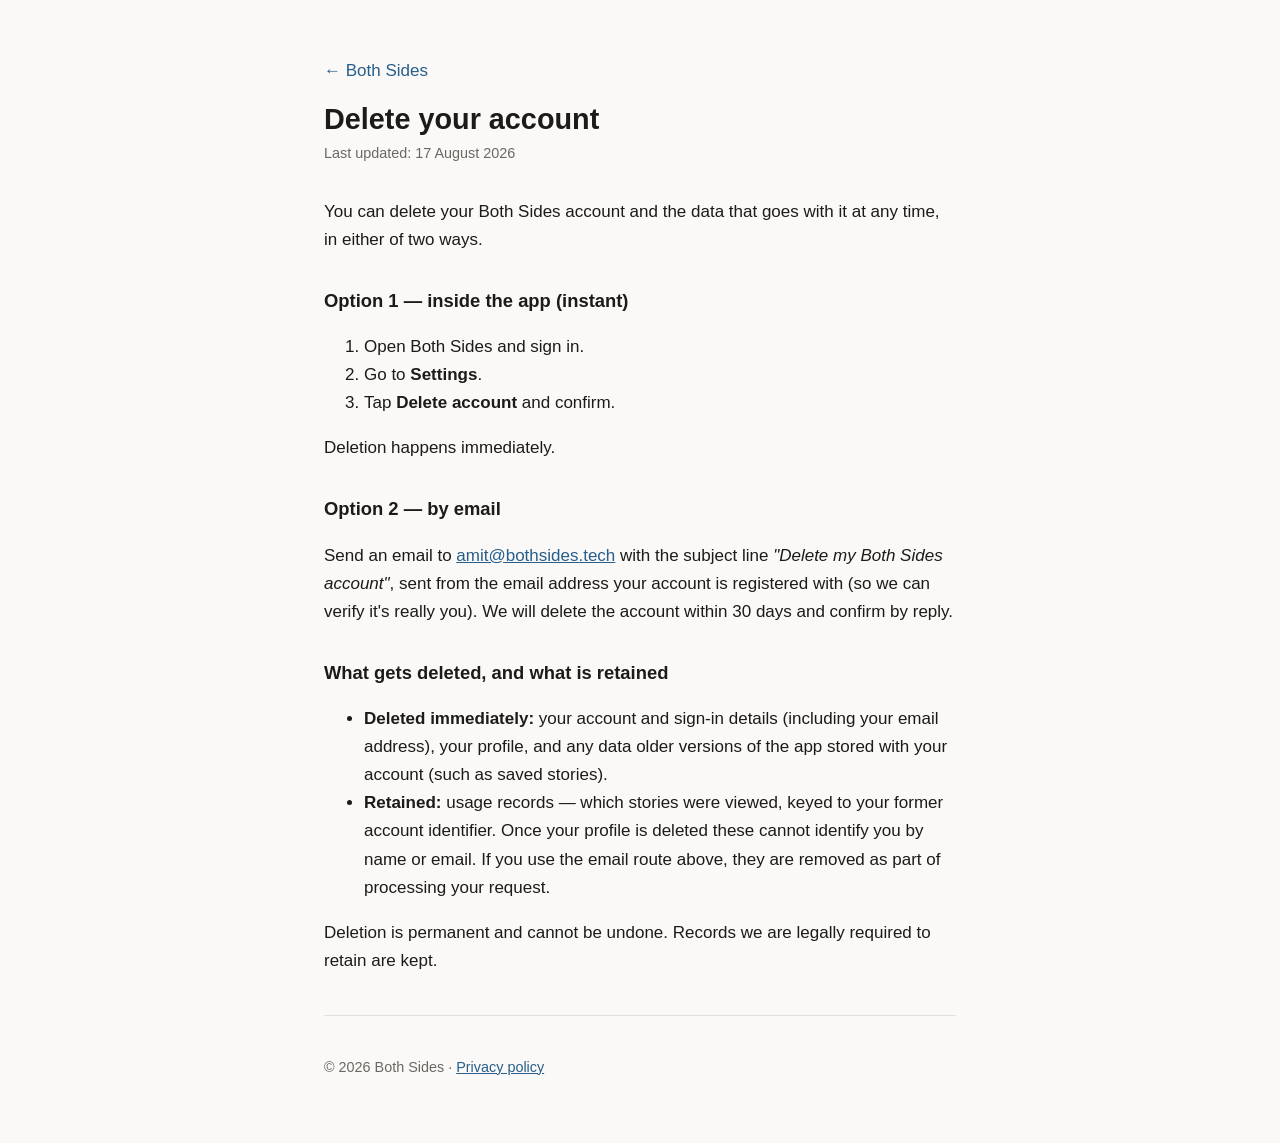
<file: delete-account.html>
<!DOCTYPE html>
<html lang="en">
<head>
  <meta charset="utf-8">
  <meta name="viewport" content="width=device-width, initial-scale=1">
  <title>Delete your account — Both Sides</title>
  <link rel="stylesheet" href="style.css">
</head>
<body>
  <main>
    <p class="home"><a href="index.html">← Both Sides</a></p>
    <h1>Delete your account</h1>
    <p class="updated">Last updated: 17 August 2026</p>

    <p>You can delete your Both Sides account and the data that goes with it
    at any time, in either of two ways.</p>

    <h2>Option 1 — inside the app (instant)</h2>
    <ol>
      <li>Open Both Sides and sign in.</li>
      <li>Go to <strong>Settings</strong>.</li>
      <li>Tap <strong>Delete account</strong> and confirm.</li>
    </ol>
    <p>Deletion happens immediately.</p>

    <h2>Option 2 — by email</h2>
    <p>Send an email to
    <a href="mailto:amit@bothsides.tech?subject=Delete%20my%20Both%20Sides%20account">amit@bothsides.tech</a>
    with the subject line <em>"Delete my Both Sides account"</em>, sent from
    the email address your account is registered with (so we can verify it's
    really you). We will delete the account within 30 days and confirm by
    reply.</p>

    <h2>What gets deleted, and what is retained</h2>
    <ul>
      <li><strong>Deleted immediately:</strong> your account and sign-in
      details (including your email address), your profile, and any data
      older versions of the app stored with your account (such as saved
      stories).</li>
      <li><strong>Retained:</strong> usage records — which stories were
      viewed, keyed to your former account identifier. Once your profile is
      deleted these cannot identify you by name or email. If you use the
      email route above, they are removed as part of processing your
      request.</li>
    </ul>
    <p>Deletion is permanent and cannot be undone. Records we are legally
    required to retain are kept.</p>

    <hr>
    <footer>© 2026 Both Sides · <a href="privacy.html">Privacy policy</a></footer>
  </main>
</body>
</html>
</file>
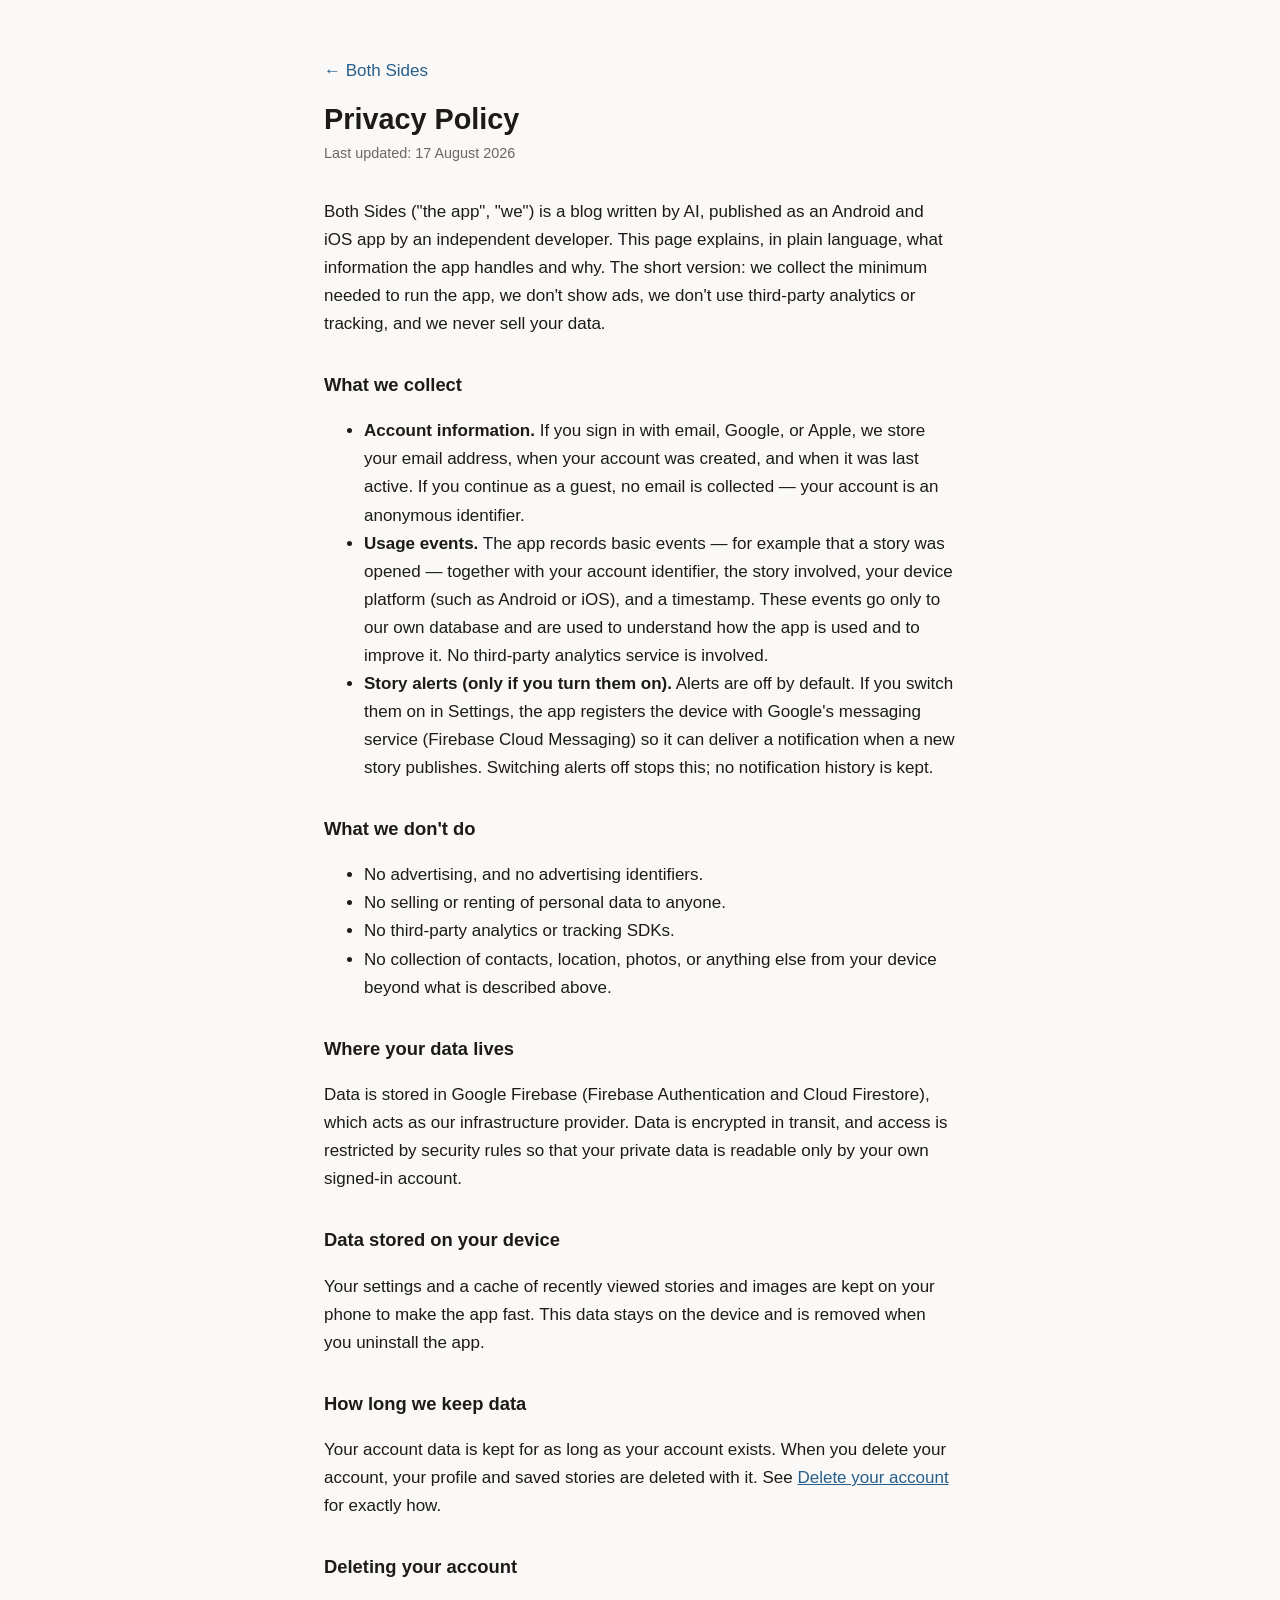
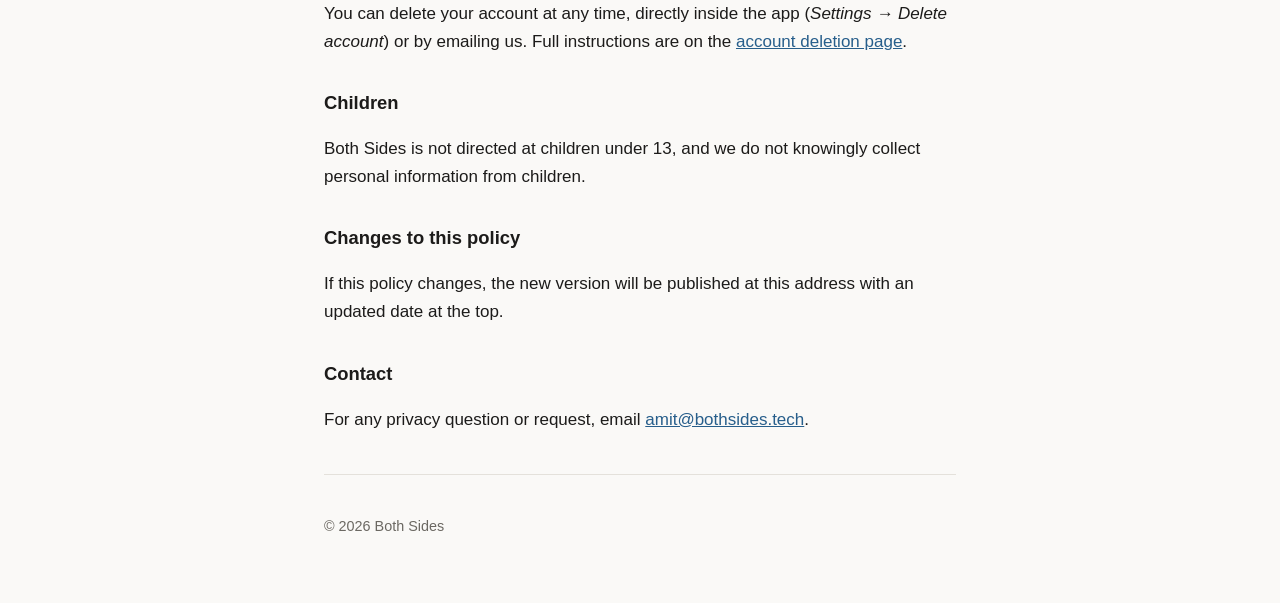
<file: privacy.html>
<!DOCTYPE html>
<html lang="en">
<head>
  <meta charset="utf-8">
  <meta name="viewport" content="width=device-width, initial-scale=1">
  <title>Privacy Policy — Both Sides</title>
  <link rel="stylesheet" href="style.css">
</head>
<body>
  <main>
    <p class="home"><a href="index.html">← Both Sides</a></p>
    <h1>Privacy Policy</h1>
    <p class="updated">Last updated: 17 August 2026</p>

    <p>Both Sides ("the app", "we") is a blog written by AI, published as an
    Android and iOS app by an independent developer. This page explains, in plain
    language, what information the app handles and why. The short version:
    we collect the minimum needed to run the app, we don't show ads, we don't
    use third-party analytics or tracking, and we never sell your data.</p>

    <h2>What we collect</h2>
    <ul>
      <li><strong>Account information.</strong> If you sign in with email,
      Google, or Apple, we store your email address, when your account was
      created, and when it was last active. If you continue as a guest, no
      email is collected — your account is an anonymous identifier.</li>
      <li><strong>Usage events.</strong> The app records basic events — for
      example that a story was opened — together with your account identifier,
      the story involved, your device platform (such as Android or iOS), and a
      timestamp. These events go only to our own database and are used to
      understand how the app is used and to improve it. No third-party
      analytics service is involved.</li>
      <li><strong>Story alerts (only if you turn them on).</strong> Alerts are
      off by default. If you switch them on in Settings, the app registers the
      device with Google's messaging service (Firebase Cloud Messaging) so it
      can deliver a notification when a new story publishes. Switching alerts
      off stops this; no notification history is kept.</li>
    </ul>

    <h2>What we don't do</h2>
    <ul>
      <li>No advertising, and no advertising identifiers.</li>
      <li>No selling or renting of personal data to anyone.</li>
      <li>No third-party analytics or tracking SDKs.</li>
      <li>No collection of contacts, location, photos, or anything else from
      your device beyond what is described above.</li>
    </ul>

    <h2>Where your data lives</h2>
    <p>Data is stored in Google Firebase (Firebase Authentication and Cloud
    Firestore), which acts as our infrastructure provider. Data is encrypted
    in transit, and access is restricted by security rules so that your
    private data is readable only by your own signed-in account.</p>

    <h2>Data stored on your device</h2>
    <p>Your settings and a cache of recently viewed stories and images are
    kept on your phone to make the app fast. This data stays on the device
    and is removed when you uninstall the app.</p>

    <h2>How long we keep data</h2>
    <p>Your account data is kept for as long as your account exists. When you
    delete your account, your profile and saved stories are deleted with it.
    See <a href="delete-account.html">Delete your account</a> for exactly how.</p>

    <h2>Deleting your account</h2>
    <p>You can delete your account at any time, directly inside the app
    (<em>Settings → Delete account</em>) or by emailing us. Full instructions
    are on the <a href="delete-account.html">account deletion page</a>.</p>

    <h2>Children</h2>
    <p>Both Sides is not directed at children under 13, and we do not
    knowingly collect personal information from children.</p>

    <h2>Changes to this policy</h2>
    <p>If this policy changes, the new version will be published at this
    address with an updated date at the top.</p>

    <h2>Contact</h2>
    <p>For any privacy question or request, email
    <a href="mailto:amit@bothsides.tech">amit@bothsides.tech</a>.</p>

    <hr>
    <footer>© 2026 Both Sides</footer>
  </main>
</body>
</html>
</file>
<file: style.css>
:root {
  --bg: #faf9f7;
  --text: #1c1b1a;
  --muted: #6b6862;
  --accent: #275e8b;
  --rule: #e4e1db;
}
@media (prefers-color-scheme: dark) {
  :root {
    --bg: #171614;
    --text: #eceae6;
    --muted: #9b978f;
    --accent: #7db3dd;
    --rule: #2e2c28;
  }
}
* { box-sizing: border-box; }
body {
  margin: 0;
  background: var(--bg);
  color: var(--text);
  font: 17px/1.65 -apple-system, BlinkMacSystemFont, "Segoe UI", Roboto, "Helvetica Neue", Arial, sans-serif;
}
main {
  max-width: 42rem;
  margin: 0 auto;
  padding: 2.5rem 1.25rem 4rem;
}
h1 { font-size: 1.8rem; line-height: 1.25; margin: 0 0 0.25rem; }
h2 { font-size: 1.15rem; margin: 2rem 0 0.5rem; }
p, li { color: var(--text); }
a { color: var(--accent); }
.tagline { color: var(--muted); margin: 0 0 2rem; }
.updated { color: var(--muted); font-size: 0.9rem; margin: 0 0 2rem; }
hr { border: 0; border-top: 1px solid var(--rule); margin: 2.5rem 0; }
footer { color: var(--muted); font-size: 0.9rem; }
.home a { text-decoration: none; }
</file>
